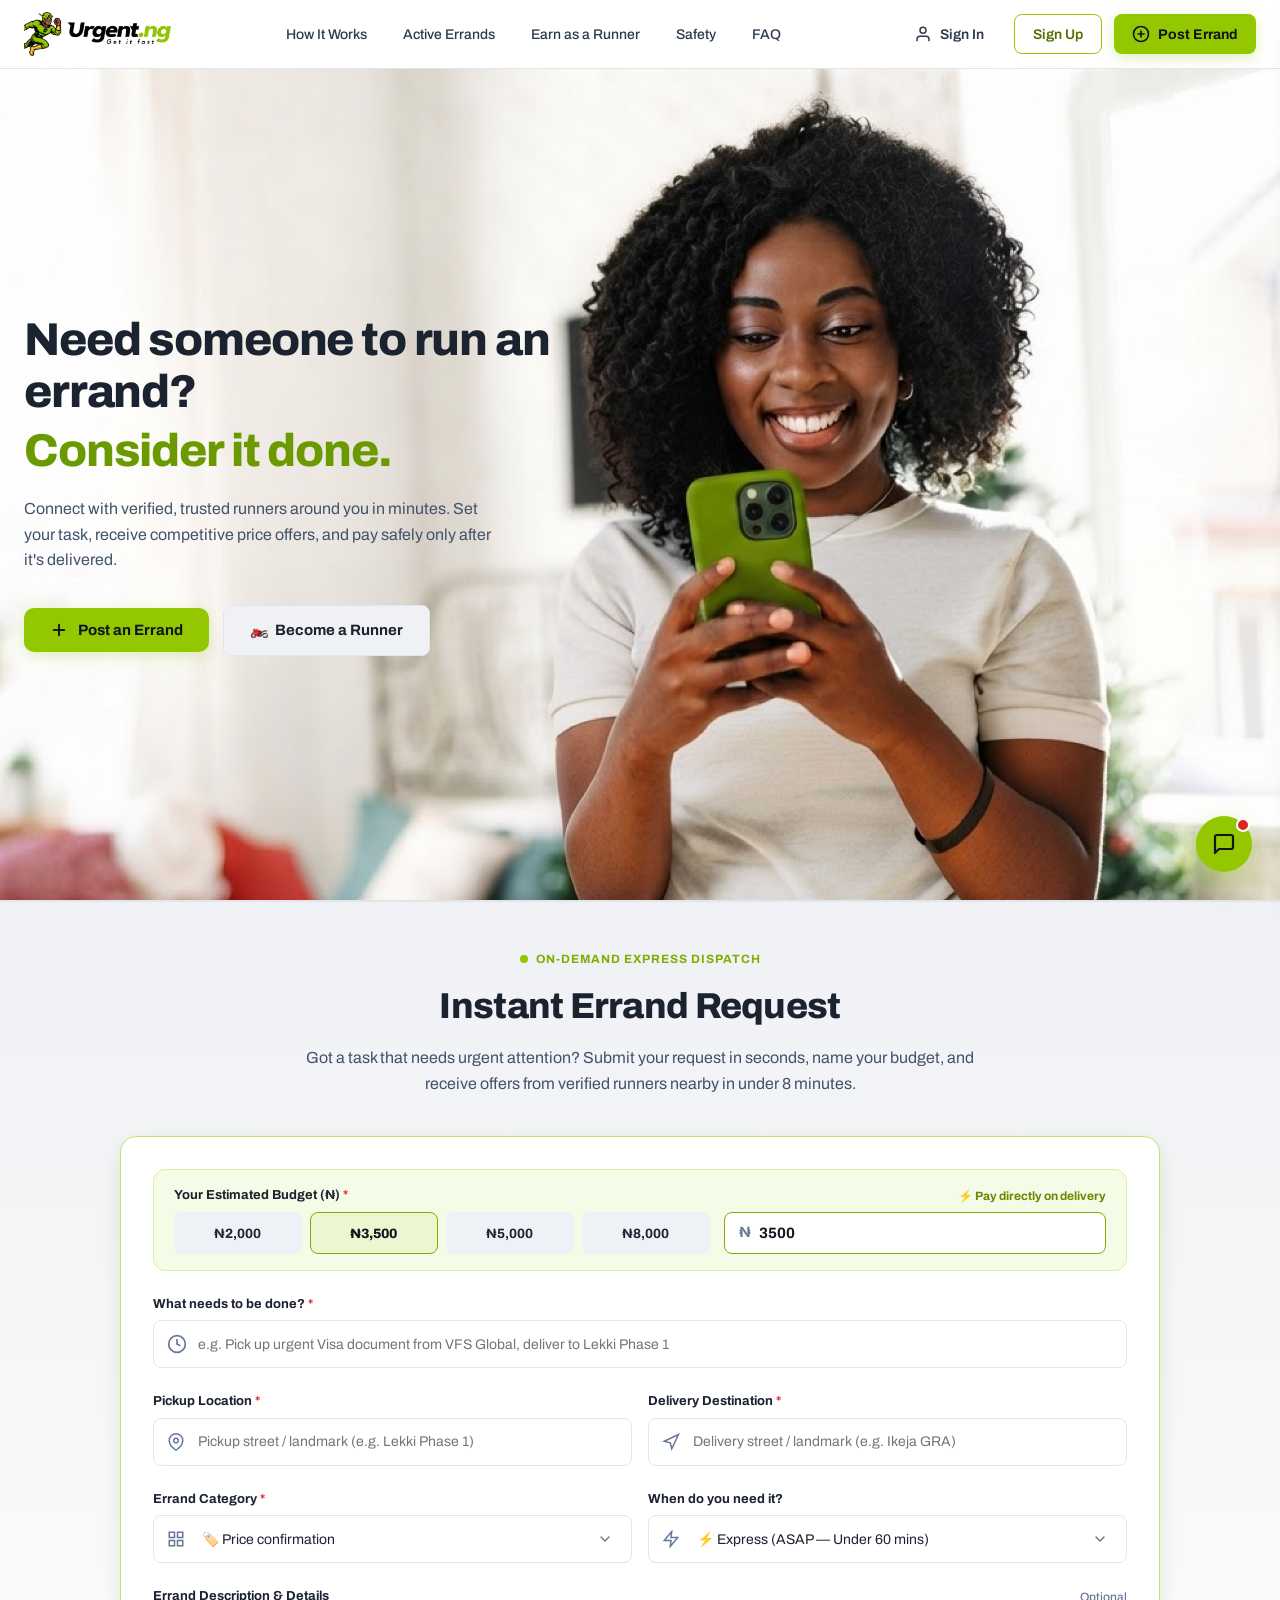
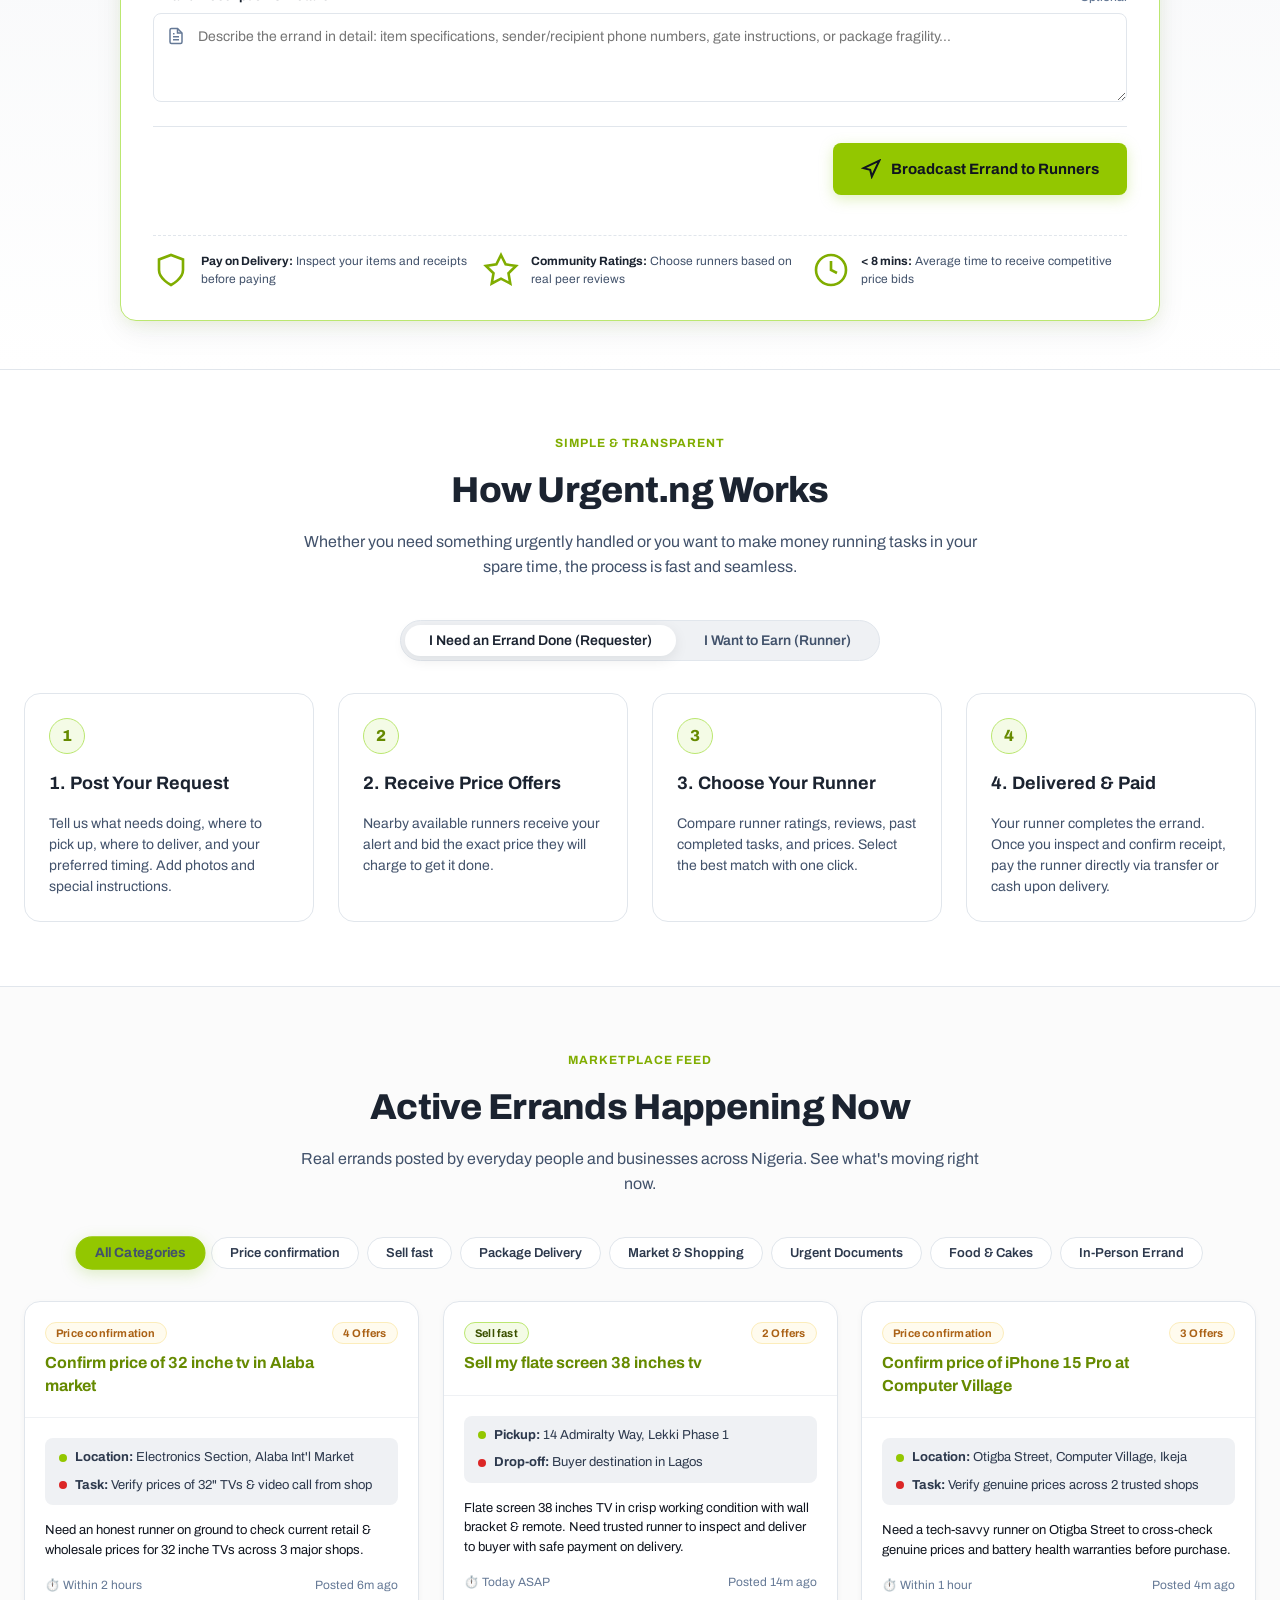
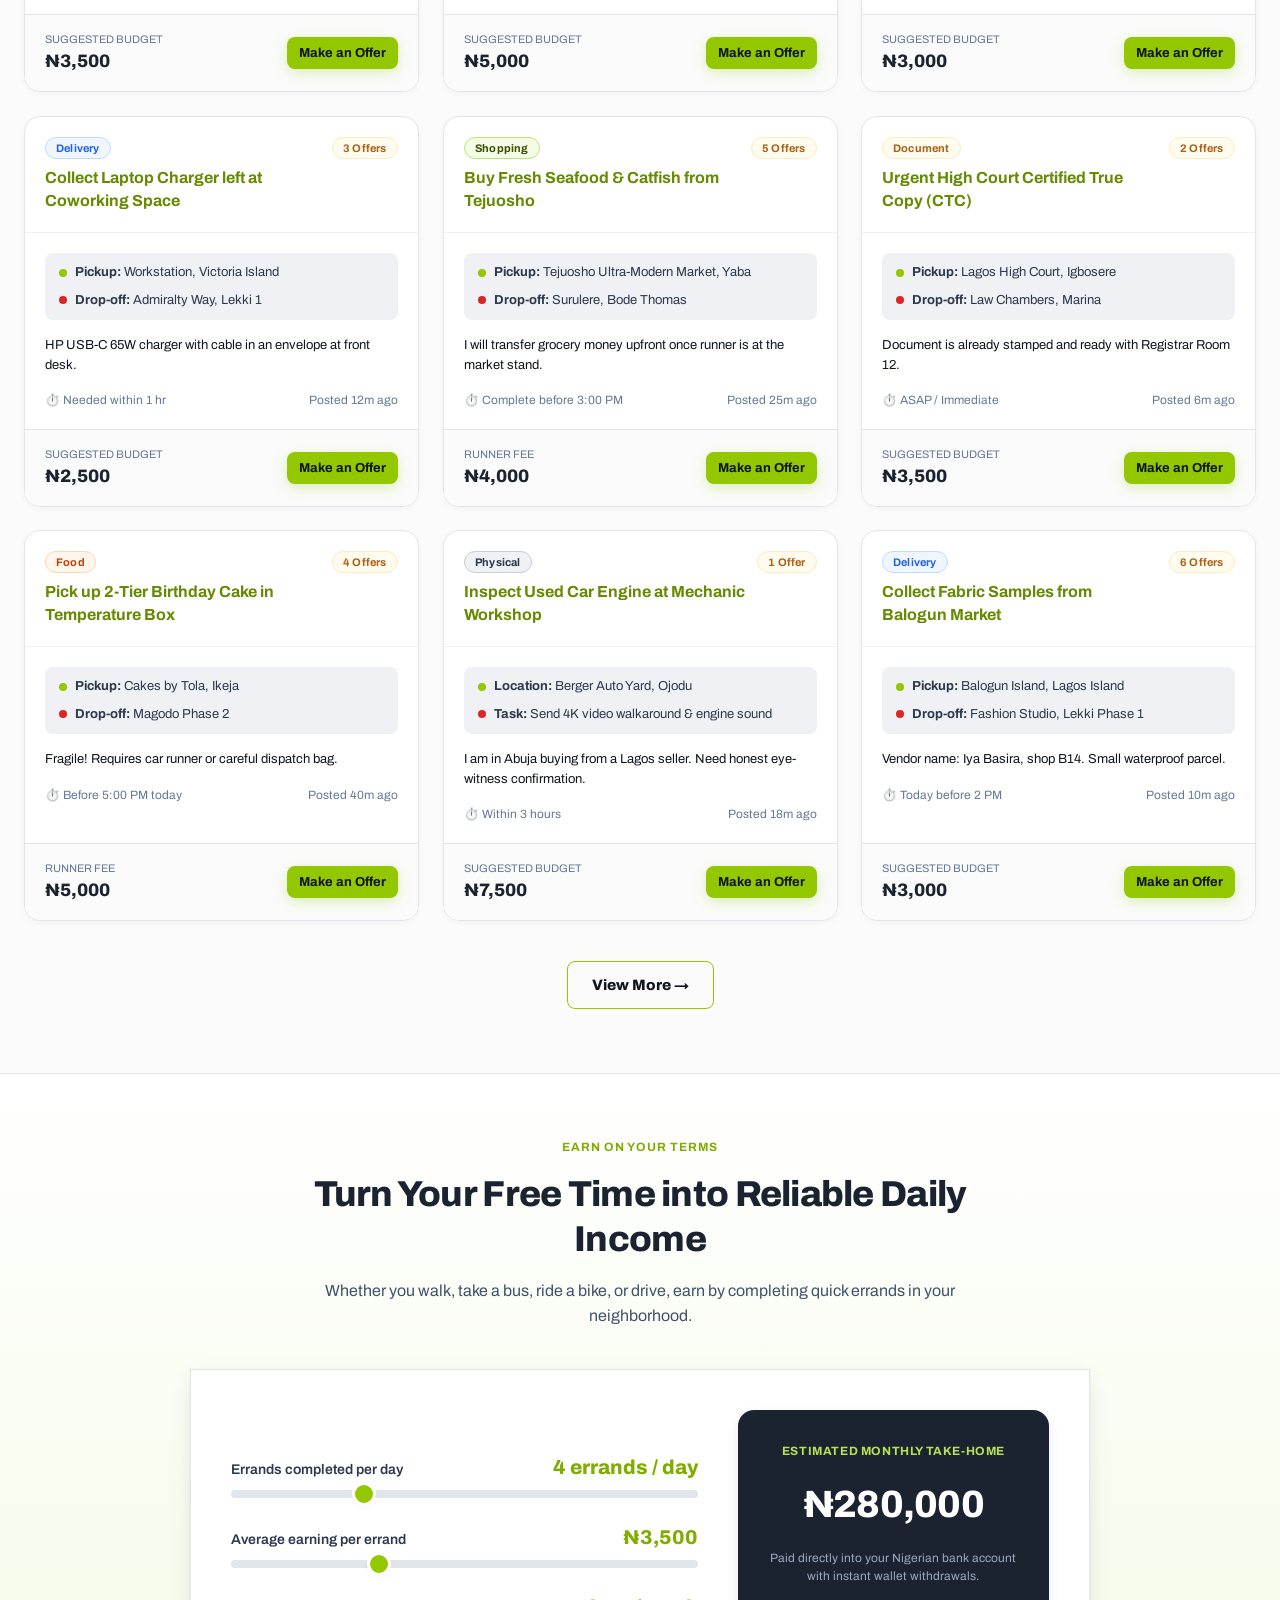
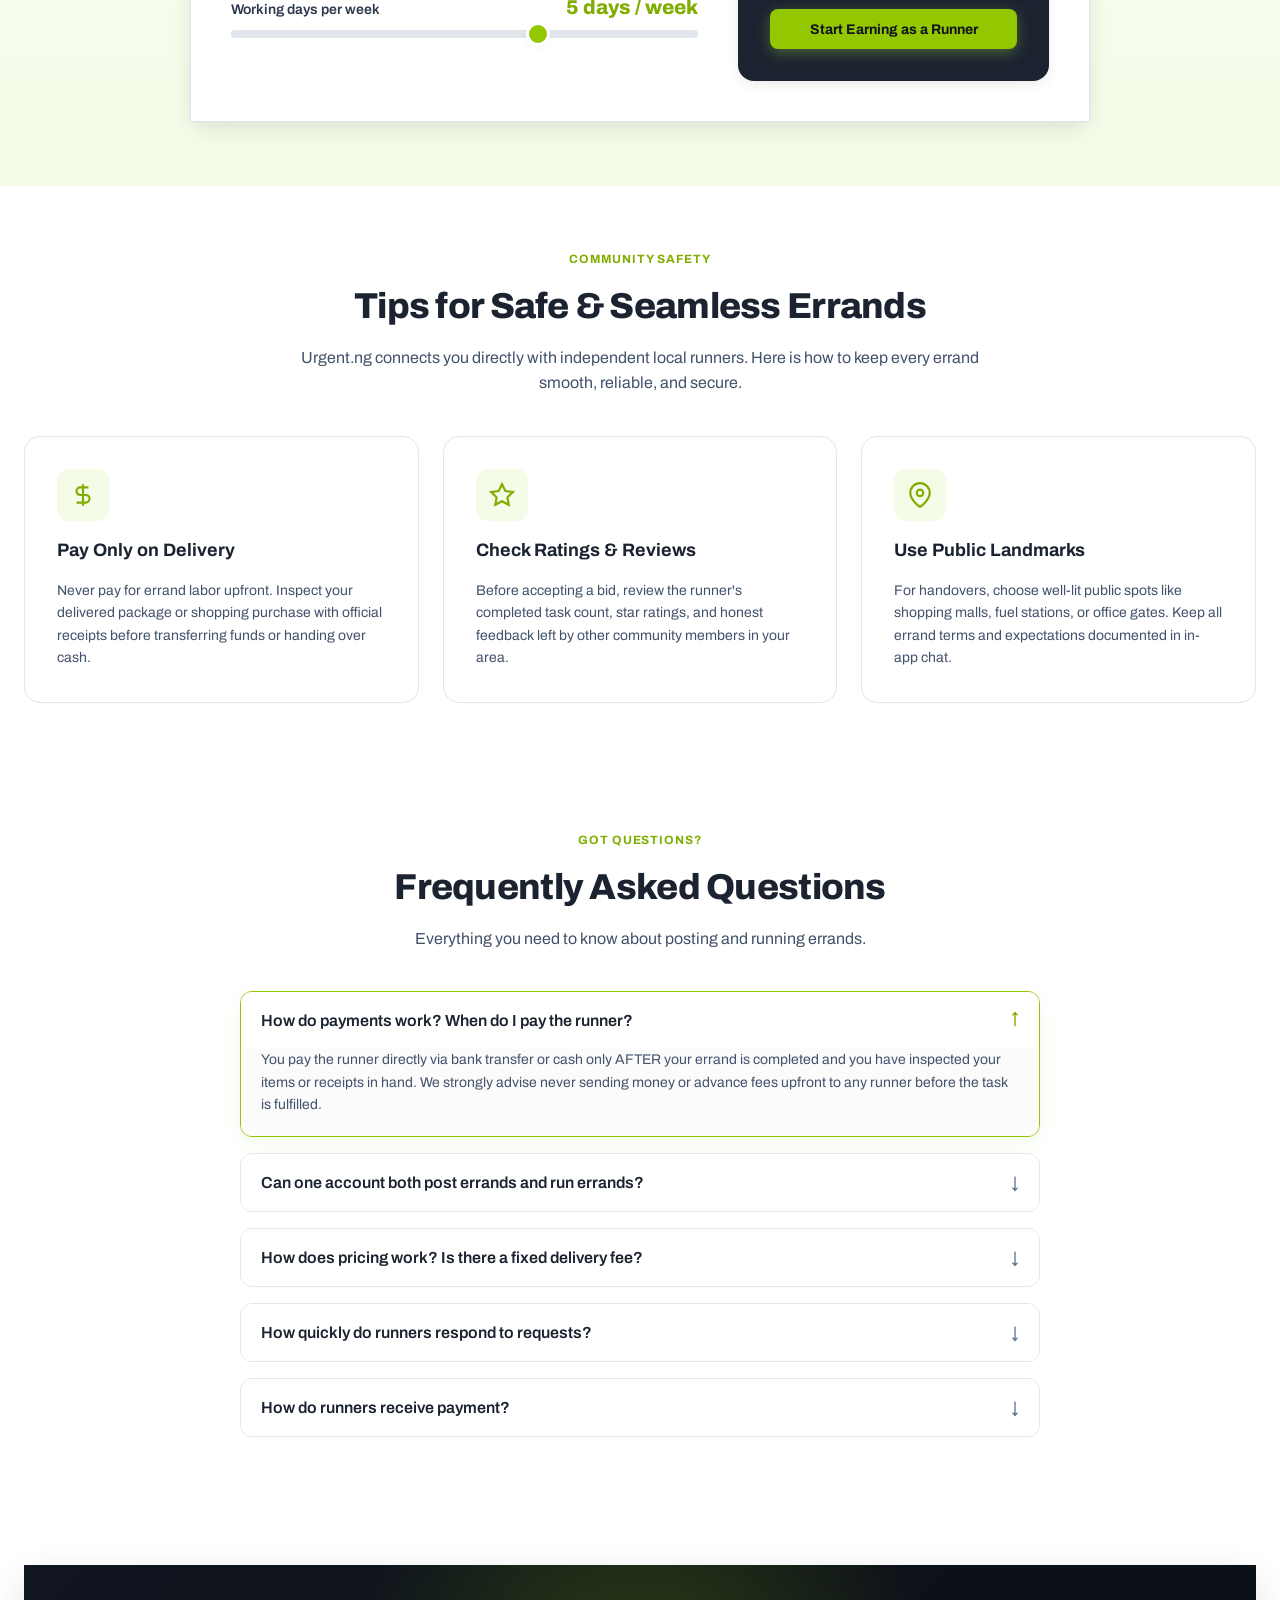
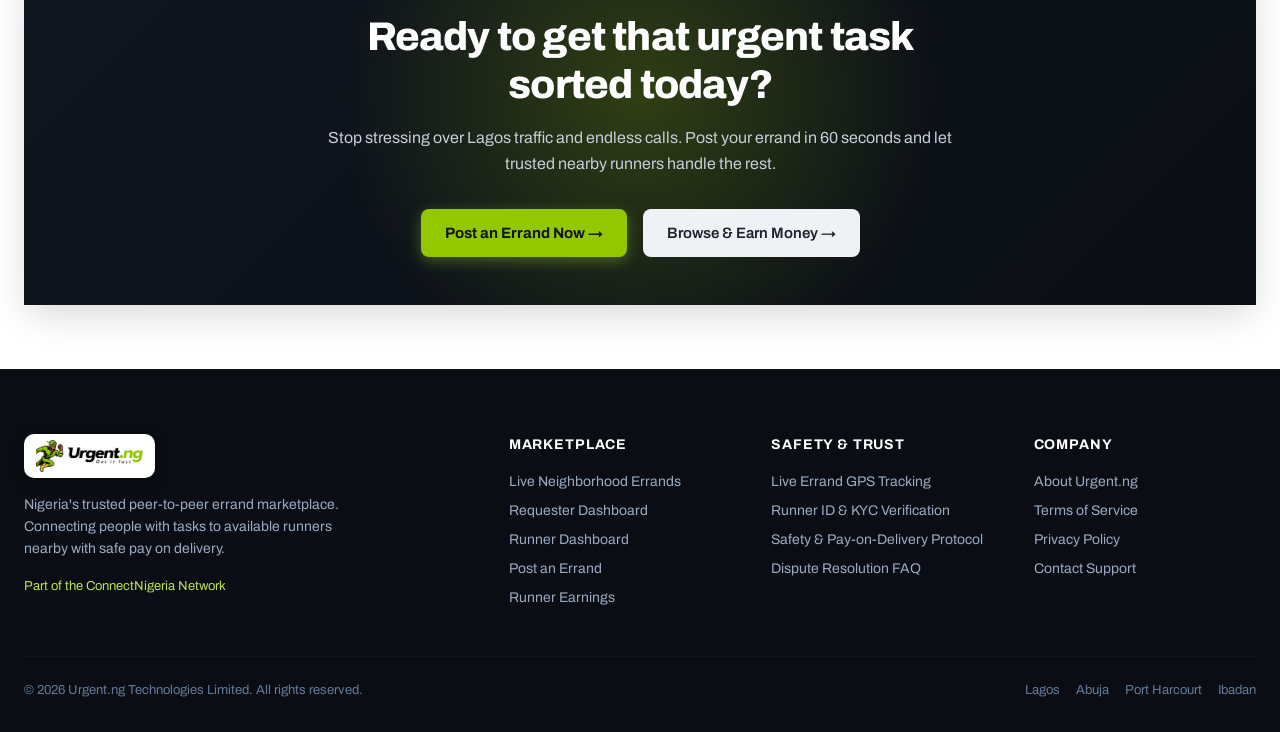
<file: index.html>
<!DOCTYPE html>
<html lang="en">
<head>
  <meta charset="UTF-8">
  <meta name="viewport" content="width=device-width, initial-scale=1.0">
  <title>Urgent.ng — On-Demand Errand Marketplace in Nigeria</title>
  <meta name="description" content="Get anything picked up, delivered, or sorted in minutes. Connect with verified runners nearby across Lagos, Abuja, and major Nigerian cities with safe pay on delivery.">
  <link rel="preconnect" href="https://fonts.googleapis.com">
  <link rel="preconnect" href="https://fonts.gstatic.com" crossorigin>
  <link href="https://fonts.googleapis.com/css2?family=Archivo:ital,wght@0,300;0,400;0,500;0,600;0,700;0,800;1,400;1,600&display=swap" rel="stylesheet">
  <link rel="stylesheet" href="styles.css?v=2.5">
  <link rel="icon" type="image/svg+xml" href="favicon.svg">
  <link rel="alternate icon" type="image/x-icon" href="favicon.ico">
  <style>
    .instant-grid-2 {
      display: grid !important;
      grid-template-columns: repeat(2, minmax(0, 1fr)) !important;
      gap: 16px !important;
    }
    .instant-grid-2 > * {
      min-width: 0 !important;
      width: 100% !important;
    }
    @media (max-width: 820px) {
      .instant-grid-2 {
        grid-template-columns: 1fr !important;
      }
    }
  </style>
</head>
<body>

  <!-- ============================================================
       SITE HEADER & NAVIGATION
       ============================================================ -->
  <header class="site-header" id="siteHeader">
    <!-- GUEST NAVBAR (When logged out) -->
    <div class="container header-inner" id="guestHeaderInner">
      <a href="index.html" class="brand-logo" id="brandLogo">
        <img src="assets/logo.png" alt="Urgent.ng - Get it fast" class="brand-logo-img">
      </a>

      <nav class="main-nav" id="mainNav">
        <ul class="nav-links">
          <li><a href="#how-it-works" class="nav-link">How It Works</a></li>
          <li><a href="#active-errands" class="nav-link">Active Errands</a></li>
          <li><a href="#earn-section" class="nav-link">Earn as a Runner</a></li>
          <li><a href="#safety-tips" class="nav-link">Safety</a></li>
          <li><a href="#faq-section" class="nav-link">FAQ</a></li>
        </ul>
      </nav>

      <div class="header-actions">
        <button class="btn btn-ghost btn-md" onclick="openLoginModal && openLoginModal()">
          <svg width="18" height="18" viewBox="0 0 24 24" fill="none" stroke="currentColor" stroke-width="2" stroke-linecap="round">
            <path d="M20 21v-2a4 4 0 0 0-4-4H8a4 4 0 0 0-4 4v2"></path>
            <circle cx="12" cy="7" r="4"></circle>
          </svg>
          Sign In
        </button>
        <a href="register.html" class="btn btn-outline btn-md hide-mobile" style="text-decoration:none;">
          Sign Up
        </a>
        <button class="btn btn-primary btn-md" onclick="openPostErrandModal()">
          <svg width="18" height="18" viewBox="0 0 24 24" fill="none" stroke="currentColor" stroke-width="2.2" stroke-linecap="round">
            <circle cx="12" cy="12" r="10"></circle>
            <line x1="12" y1="8" x2="12" y2="16"></line>
            <line x1="8" y1="12" x2="16" y2="12"></line>
          </svg>
          Post Errand
        </button>
        <button class="mobile-menu-btn" id="mobileMenuBtn" aria-label="Toggle Navigation Menu" onclick="document.getElementById('mobileDrawer').classList.add('open'); document.getElementById('drawerBackdrop').classList.add('active');">
          <svg width="24" height="24" viewBox="0 0 24 24" fill="none" stroke="currentColor" stroke-width="2">
            <line x1="3" y1="12" x2="21" y2="12"></line>
            <line x1="3" y1="6" x2="21" y2="6"></line>
            <line x1="3" y1="18" x2="21" y2="18"></line>
          </svg>
        </button>
      </div>
    </div>

    <!-- AUTHENTICATED NAVBAR (FIGMA NODE 62:3878 - When user logs in) -->
    <div class="figma-header-inner" id="authHeaderInner" style="display:none;">
      <!-- Left: Logo -->
      <a href="index.html" class="figma-logo-link" title="Urgent.ng - Get it fast">
        <img src="assets/logo.png" alt="Urgent.ng - Get it fast" class="figma-logo-img">
      </a>

      <!-- Center: Nav Links -->
      <nav class="figma-nav-center hide-mobile">
        <a href="requester-dashboard.html" class="figma-nav-link" id="indexAuthDashLink">Dashboard</a>
        <a href="discovery.html" class="figma-nav-link">Live Errand Feed</a>
        <a href="discovery.html#my-bids" class="figma-nav-link">My Bids</a>
        <a href="discovery.html#posted-errands" class="figma-nav-link">Posted Errands</a>
      </nav>

      <!-- Right Actions (Message, Profile Avatar, Post Errand) -->
      <div class="figma-nav-right">
        <!-- Ant Design Message Icon Button -->
        <a href="chat.html" class="figma-nav-msg-btn" title="Errand Messages" aria-label="Messages">
          <svg width="22" height="22" viewBox="0 0 1024 1024" fill="currentColor">
            <path d="M464 512a48 48 0 1 0 96 0 48 48 0 1 0-96 0zm200 0a48 48 0 1 0 96 0 48 48 0 1 0-96 0zm-400 0a48 48 0 1 0 96 0 48 48 0 1 0-96 0zm661.2-173.6c-22.6-53.7-55-101.9-96.3-143.3a444.35 444.35 0 0 0-143.3-96.3C630.6 76 572.1 64 512 64h-2c-60.6.3-119.3 12.6-174.5 36.6-53.7 23.4-101.5 56.4-142 98.2-40.4 41.6-72.6 90.3-95.8 144.9-23.7 55.6-35.7 114.6-35.7 175.3 0 73.8 17.5 145.4 51 209.8l-65.4 193.2a24 24 0 0 0 29.8 30.4l201.1-61.1A444.2 444.2 0 0 0 510 928c60.2 0 118.7-12 173.6-35.8 53.7-23.3 101.8-55.7 143.2-97 41.4-41.4 73.8-89.5 97.1-143.2 23.8-54.9 36.1-113.4 36.1-173.6 0-60.1-12.3-118.6-34.8-172.4zM512 856c-63.5 0-124.6-14.8-179.3-43.2l-14.4-7.5-124.9 37.9 40.6-120-8.6-14.8C194.5 650.3 176 587.2 176 521c0-185.3 150.7-336 336-336s336 150.7 336 336-150.7 335-336 335z" />
          </svg>
        </a>

        <!-- Profile Avatar Icon with Menu Dropdown -->
        <div class="user-menu-wrapper" style="position:relative;">
          <div class="figma-nav-avatar" id="indexAuthAvatar" title="Your Profile" onclick="toggleIndexNavDropdown(event)">
            EA
          </div>
          <div id="indexNavUserDropdown" style="position:absolute; top:calc(100% + 8px); right:0; width:250px; background:#ffffff; border:1px solid #e2e8f0; border-radius:12px; box-shadow:0 10px 25px -5px rgba(0,0,0,0.12); padding:8px; display:none; z-index:500;">
            <div style="padding:8px 12px 10px; border-bottom:1px solid #f1f5f9; margin-bottom:4px;">
              <div style="font-size:13.5px; font-weight:800; color:#0f172a;" id="indexNavName">Emmanuella Adeleke</div>
              <div style="font-size:11px; color:#64748b;" id="indexNavRole">Unified Account</div>
            </div>
            <a href="requester-dashboard.html" onclick="switchProfileMode('requester')" style="display:flex; align-items:center; gap:10px; padding:9px 12px; font-size:13px; font-weight:600; color:#334155; text-decoration:none; border-radius:6px; transition:background 0.15s;" onmouseover="this.style.background='#f8fafc'" onmouseout="this.style.background='transparent'">
              <svg width="15" height="15" viewBox="0 0 24 24" fill="none" stroke="currentColor" stroke-width="2" stroke-linecap="round" stroke-linejoin="round"><path d="M16 4h2a2 2 0 0 1 2 2v14a2 2 0 0 1-2 2H6a2 2 0 0 1-2-2V6a2 2 0 0 1 2-2h2"></path><rect x="8" y="2" width="8" height="4" rx="1" ry="1"></rect></svg> Requester Dashboard
            </a>
            <a href="runner-dashboard.html" onclick="switchProfileMode('runner')" style="display:flex; align-items:center; gap:10px; padding:9px 12px; font-size:13px; font-weight:600; color:#334155; text-decoration:none; border-radius:6px; transition:background 0.15s;" onmouseover="this.style.background='#f8fafc'" onmouseout="this.style.background='transparent'">
              <svg width="15" height="15" viewBox="0 0 24 24" fill="none" stroke="currentColor" stroke-width="2" stroke-linecap="round" stroke-linejoin="round"><polygon points="13 2 3 14 12 14 11 22 21 10 12 10 13 2"></polygon></svg> Runner Dashboard
            </a>
            <a href="chat.html" style="display:flex; align-items:center; gap:10px; padding:9px 12px; font-size:13px; font-weight:600; color:#334155; text-decoration:none; border-radius:6px; transition:background 0.15s;" onmouseover="this.style.background='#f8fafc'" onmouseout="this.style.background='transparent'">
              <svg width="15" height="15" viewBox="0 0 24 24" fill="none" stroke="currentColor" stroke-width="2" stroke-linecap="round" stroke-linejoin="round"><path d="M21 15a2 2 0 0 1-2 2H7l-4 4V5a2 2 0 0 1 2-2h14a2 2 0 0 1 2 2z"></path></svg> Errand Chat & Offers
            </a>
            <div style="border-top:1px solid #f1f5f9; margin-top:4px; padding-top:4px;">
              <a href="#" onclick="handleIndexSignOut(event)" style="display:flex; align-items:center; gap:10px; padding:9px 12px; font-size:13px; font-weight:600; color:#ef4444; text-decoration:none; border-radius:6px; transition:background 0.15s;" onmouseover="this.style.background='#fef2f2'" onmouseout="this.style.background='transparent'">
                <svg width="15" height="15" viewBox="0 0 24 24" fill="none" stroke="currentColor" stroke-width="2" stroke-linecap="round" stroke-linejoin="round"><path d="M9 21H5a2 2 0 0 1-2-2V5a2 2 0 0 1 2-2h4"></path><polyline points="16 17 21 12 16 7"></polyline><line x1="21" y1="12" x2="9" y2="12"></line></svg> Sign Out
              </a>
            </div>
          </div>
        </div>

        <!-- + Post Errand Button -->
        <button class="figma-btn-post-errand" onclick="openPostErrandModal()">
          <svg width="15" height="15" viewBox="0 0 24 24" fill="none" stroke="currentColor" stroke-width="2.6" stroke-linecap="round">
            <line x1="12" y1="5" x2="12" y2="19"></line>
            <line x1="5" y1="12" x2="19" y2="12"></line>
          </svg>
          <span>Post Errand</span>
        </button>
      </div>
    </div>
  </header>

  <!-- Mobile Drawer Menu -->
  <div class="mobile-drawer" id="mobileDrawer">
    <div class="drawer-header">
      <a href="index.html" class="brand-logo">
        <img src="assets/logo.png" alt="Urgent.ng - Get it fast" class="brand-logo-img">
      </a>
      <button class="drawer-close" onclick="document.getElementById('mobileDrawer').classList.remove('open'); document.getElementById('drawerBackdrop').classList.remove('active');">&times;</button>
    </div>
    <div class="drawer-body">
      <ul class="drawer-links">
        <li><a href="#how-it-works" onclick="document.getElementById('mobileDrawer').classList.remove('open'); document.getElementById('drawerBackdrop').classList.remove('active');">How It Works</a></li>
        <li><a href="discovery.html">Live Errands</a></li>
        <li><a href="requester-dashboard.html">Requester Dashboard</a></li>
        <li><a href="runner-dashboard.html">Runner Dashboard</a></li>
        <li><a href="register.html?mode=runner">Become a Runner</a></li>
        <li><a href="#safety-tips" onclick="document.getElementById('mobileDrawer').classList.remove('open'); document.getElementById('drawerBackdrop').classList.remove('active');">Safety Tips</a></li>
        <li><a href="#faq-section" onclick="document.getElementById('mobileDrawer').classList.remove('open'); document.getElementById('drawerBackdrop').classList.remove('active');">FAQ</a></li>
      </ul>
      <div class="drawer-actions">
        <button class="btn btn-secondary btn-block" onclick="openLoginModal && openLoginModal()">Sign In</button>
        <a href="register.html" class="btn btn-outline btn-block" style="text-decoration:none; text-align:center;">Create Account</a>
        <button class="btn btn-primary btn-block" onclick="openPostErrandModal()">Post Errand</button>
      </div>
    </div>
  </div>
  <div class="drawer-backdrop" id="drawerBackdrop" onclick="document.getElementById('mobileDrawer').classList.remove('open'); this.classList.remove('active');"></div>

    <!-- ============================================================
       HERO SECTION (Figma Design: Desktop 200:2 & Mobile 215:11643)
       ============================================================ -->
  <section class="hero-section">
    <div class="container hero-container">
      <div class="hero-content">
        <h1 class="hero-title">
          Need someone to run an errand?
          <span class="highlight-done">Consider it done.</span>
        </h1>

        <p class="hero-desc">
          Connect with verified, trusted runners around you in minutes. Set your task, receive competitive price offers, and pay safely only after it's delivered.
        </p>

        <!-- Mobile-Only Media Block (Figma: 215:11643) -->
        <div class="hero-mobile-media" id="heroMobileMedia">
          <img src="assets/hero-bg.png" alt="Trusted errand runner" class="hero-mobile-media-img">
          
          <!-- Floating Task Done Badge on Mobile -->
          <div class="hero-floating-badge hero-mobile-badge">
            <div class="badge-icon-circle">
              <svg width="18" height="18" viewBox="0 0 24 24" fill="none" stroke="#2e5b00" stroke-width="3" stroke-linecap="round" stroke-linejoin="round">
                <path d="M5 13l4 4L19 7"/>
              </svg>
            </div>
            <div class="badge-text-col">
              <div class="badge-title">Task Done</div>
              <div class="badge-subtitle">Inspect items before payment</div>
            </div>
          </div>
        </div>

        <div class="hero-actions">
          <button class="btn btn-hero-primary" onclick="openPostErrandModal()">
            <svg width="18" height="18" viewBox="0 0 24 24" fill="none" stroke="currentColor" stroke-width="2.5" stroke-linecap="round" stroke-linejoin="round">
              <line x1="12" y1="5" x2="12" y2="19"></line>
              <line x1="5" y1="12" x2="19" y2="12"></line>
            </svg>
            Post an Errand
          </button>
          <a href="register.html?mode=runner" class="btn btn-hero-secondary" style="text-decoration:none; display:inline-flex; align-items:center; gap:6px;">
            <span>🏍️</span> Become a Runner
          </a>
        </div>
      </div>
    </div>

    <!-- Desktop Floating Task Done Badge (Figma: 200:2) -->
    <div class="hero-floating-badge hero-desktop-badge" id="heroTaskDoneBadge">
      <div class="badge-icon-circle">
        <svg width="20" height="20" viewBox="0 0 24 24" fill="none" stroke="#2e5b00" stroke-width="3" stroke-linecap="round" stroke-linejoin="round">
          <path d="M5 13l4 4L19 7"/>
        </svg>
      </div>
      <div class="badge-text-col">
        <div class="badge-title">Task Done</div>
        <div class="badge-subtitle">Inspect items before payment</div>
      </div>
    </div>
  </section>

  <!-- ============================================================
       INSTANT ERRAND REQUEST SECTION (Replaces Trust Banner)
       ============================================================ -->
  <section class="instant-request-section" id="instant-request">
    <div class="container">
      <div class="section-header">
        <span class="section-tag"><span class="pulse-dot"></span> On-Demand Express Dispatch</span>
        <h2 class="section-title">Instant Errand Request</h2>
        <p class="section-subtitle">
          Got a task that needs urgent attention? Submit your request in seconds, name your budget, and receive offers from verified runners nearby in under 8 minutes.
        </p>
      </div>

      <div class="instant-request-card">
        <form class="instant-request-form" id="instantRequestForm" onsubmit="handleInstantRequestSubmit(event)">
          <!-- Row 1 (Top): Your Estimated Budget (₦) -->
          <div class="instant-budget-top">
            <div class="instant-label-row">
              <label class="instant-label" for="instantBudgetInput">Your Estimated Budget (₦) <span class="req">*</span></label>
              <span class="instant-optional-hint" style="color:var(--cn-green-700); font-weight:700;">⚡ Pay directly on delivery</span>
            </div>
            <div class="instant-budget-top-grid">
              <div class="budget-presets-pills">
                <button type="button" class="budget-pill" onclick="selectInstantBudget(2000, this)">₦2,000</button>
                <button type="button" class="budget-pill active" onclick="selectInstantBudget(3500, this)">₦3,500</button>
                <button type="button" class="budget-pill" onclick="selectInstantBudget(5000, this)">₦5,000</button>
                <button type="button" class="budget-pill" onclick="selectInstantBudget(8000, this)">₦8,000</button>
              </div>
              <div class="budget-custom-input">
                <span>₦</span>
                <input type="number" id="instantBudgetInput" value="3500" min="500" step="100" placeholder="Custom amount" oninput="document.querySelectorAll('.budget-pill').forEach(b => b.classList.remove('active'))">
              </div>
            </div>
          </div>

          <!-- Row 2: What needs to be done? (Full Width) -->
          <div class="instant-form-group">
            <label class="instant-label" for="instantTaskTitle">What needs to be done? <span class="req">*</span></label>
            <div class="instant-input-wrapper">
              <svg width="20" height="20" viewBox="0 0 24 24" fill="none" stroke="currentColor" stroke-width="2" class="input-icon"><circle cx="12" cy="12" r="10"></circle><polyline points="12 6 12 12 16 14"></polyline></svg>
              <input type="text" id="instantTaskTitle" class="instant-input" placeholder="e.g. Pick up urgent Visa document from VFS Global, deliver to Lekki Phase 1" required>
            </div>
          </div>

          <!-- Row 3: Pickup Location & Delivery Destination (2 Columns) -->
          <div class="instant-grid-2">
            <div class="instant-form-group">
              <label class="instant-label" for="instantPickup">Pickup Location <span class="req">*</span></label>
              <div class="instant-input-wrapper">
                <svg width="18" height="18" viewBox="0 0 24 24" fill="none" stroke="currentColor" stroke-width="2" class="input-icon"><path d="M21 10c0 7-9 13-9 13s-9-6-9-13a9 9 0 0 1 18 0z"></path><circle cx="12" cy="10" r="3"></circle></svg>
                <input type="text" id="instantPickup" class="instant-input" placeholder="Pickup street / landmark (e.g. Lekki Phase 1)" required>
              </div>
            </div>

            <div class="instant-form-group">
              <label class="instant-label" for="instantDest">Delivery Destination <span class="req">*</span></label>
              <div class="instant-input-wrapper">
                <svg width="18" height="18" viewBox="0 0 24 24" fill="none" stroke="currentColor" stroke-width="2" class="input-icon"><polygon points="3 11 22 2 13 21 11 13 3 11"></polygon></svg>
                <input type="text" id="instantDest" class="instant-input" placeholder="Delivery street / landmark (e.g. Ikeja GRA)" required>
              </div>
            </div>
          </div>

          <!-- Row 4: Errand Category & When do you need it? (2 Columns) -->
          <div class="instant-grid-2">
            <div class="instant-form-group">
              <label class="instant-label" for="instantCategory">Errand Category <span class="req">*</span></label>
              <div class="instant-input-wrapper">
                <svg width="18" height="18" viewBox="0 0 24 24" fill="none" stroke="currentColor" stroke-width="2" class="input-icon"><rect x="3" y="3" width="7" height="7"></rect><rect x="14" y="3" width="7" height="7"></rect><rect x="14" y="14" width="7" height="7"></rect><rect x="3" y="14" width="7" height="7"></rect></svg>
                <select id="instantCategory" class="instant-select" required onchange="handleInstantCategoryChange(this.value)">
                  <option value="Price confirmation" selected>🏷️ Price confirmation</option>
                  <option value="Sell fast">⚡ Sell fast</option>
                  <option value="Delivery">📦 Package Delivery</option>
                  <option value="Shopping">🛒 Market Shopping</option>
                  <option value="Document">📄 Document Pickup</option>
                  <option value="Food">🍲 Food / Groceries</option>
                  <option value="Queue">🏦 Queue & Pay</option>
                  <option value="Physical">🔧 Physical / Inspection</option>
                  <option value="Other">⚡ Other Custom Errand</option>
                </select>
              </div>
            </div>

            <div class="instant-form-group">
              <label class="instant-label" for="instantUrgency">When do you need it?</label>
              <div class="instant-input-wrapper">
                <svg width="18" height="18" viewBox="0 0 24 24" fill="none" stroke="currentColor" stroke-width="2" class="input-icon"><polygon points="13 2 3 14 12 14 11 22 21 10 12 10 13 2"></polygon></svg>
                <select id="instantUrgency" class="instant-select">
                  <option value="immediate" selected>⚡ Express (ASAP — Under 60 mins)</option>
                  <option value="within3h">🕒 Fast (Within 2 to 3 hours)</option>
                  <option value="today">🌅 Flexible (Anytime Today)</option>
                </select>
              </div>
            </div>
          </div>

          <!-- Row 4: Description & Additional Details -->
          <div class="instant-form-group">
            <div class="instant-label-row">
              <label class="instant-label" for="instantDescription">Errand Description & Details</label>
              <span class="instant-optional-hint">Optional</span>
            </div>
            <div class="instant-input-wrapper instant-textarea-wrapper">
              <svg width="18" height="18" viewBox="0 0 24 24" fill="none" stroke="currentColor" stroke-width="2" class="input-icon textarea-icon"><path d="M14 2H6a2 2 0 0 0-2 2v16a2 2 0 0 0 2 2h12a2 2 0 0 0 2-2V8z"></path><polyline points="14 2 14 8 20 8"></polyline><line x1="16" y1="13" x2="8" y2="13"></line><line x1="16" y1="17" x2="8" y2="17"></line><polyline points="10 9 9 9 8 9"></polyline></svg>
              <textarea id="instantDescription" class="instant-input instant-textarea" rows="3" placeholder="Describe the errand in detail: item specifications, sender/recipient phone numbers, gate instructions, or package fragility..."></textarea>
            </div>
          </div>

          <!-- Bottom Action: Broadcast Errand to Runners -->
          <div class="instant-submit-row" style="display: flex; justify-content: flex-end; width: 100%; padding-top: var(--space-md); border-top: 1px solid var(--cn-blue-100);">
            <button type="submit" class="btn btn-primary btn-xl btn-instant-submit" style="margin-left: auto; width: auto;">
              <svg width="20" height="20" viewBox="0 0 24 24" fill="none" stroke="currentColor" stroke-width="2.5"><polygon points="3 11 22 2 13 21 11 13 3 11"></polygon></svg>
              Broadcast Errand to Runners
            </button>
          </div>

          <!-- Trust Bar Footer inside Card -->
          <div class="instant-card-trust-footer">
            <div class="trust-point">
              <svg width="36" height="36" viewBox="0 0 24 24" fill="none" stroke="currentColor" stroke-width="1.75"><path d="M12 22s8-4 8-10V5l-8-3-8 3v7c0 6 8 10 8 10z"></path></svg>
              <span><strong>Pay on Delivery:</strong> Inspect your items and receipts before paying</span>
            </div>
            <div class="trust-point">
              <svg width="36" height="36" viewBox="0 0 24 24" fill="none" stroke="currentColor" stroke-width="1.75"><polygon points="12 2 15.09 8.26 22 9.27 17 14.14 18.18 21.02 12 17.77 5.82 21.02 7 14.14 2 9.27 8.91 8.26 12 2"></polygon></svg>
              <span><strong>Community Ratings:</strong> Choose runners based on real peer reviews</span>
            </div>
            <div class="trust-point">
              <svg width="36" height="36" viewBox="0 0 24 24" fill="none" stroke="currentColor" stroke-width="1.75"><circle cx="12" cy="12" r="10"></circle><polyline points="12 6 12 12 16 14"></polyline></svg>
              <span><strong>&lt; 8 mins:</strong> Average time to receive competitive price bids</span>
            </div>
          </div>
        </form>
      </div>
    </div>
  </section>

  <!-- ============================================================
       HOW IT WORKS (INTERACTIVE DUAL-ROLE TABS)
       ============================================================ -->
  <section class="how-it-works-section" id="how-it-works">
    <div class="container">
      <div class="section-header">
        <span class="section-tag">Simple & Transparent</span>
        <h2 class="section-title">How Urgent.ng Works</h2>
        <p class="section-subtitle">
          Whether you need something urgently handled or you want to make money running tasks in your spare time, the process is fast and seamless.
        </p>
      </div>

      <!-- Role Selector Switch -->
      <div class="role-tab-selector">
        <div class="tab-pill-box">
          <button class="tab-pill-btn active" id="tabRequesterBtn" onclick="switchRoleTab('requester')">
            I Need an Errand Done (Requester)
          </button>
          <button class="tab-pill-btn" id="tabRunnerBtn" onclick="switchRoleTab('runner')">
            I Want to Earn (Runner)
          </button>
        </div>
      </div>

      <!-- Requester Steps -->
      <div class="steps-grid" id="requesterSteps">
        <div class="step-card">
          <div class="step-num-badge">1</div>
          <h3>1. Post Your Request</h3>
          <p>Tell us what needs doing, where to pick up, where to deliver, and your preferred timing. Add photos and special instructions.</p>
        </div>
        <div class="step-card">
          <div class="step-num-badge">2</div>
          <h3>2. Receive Price Offers</h3>
          <p>Nearby available runners receive your alert and bid the exact price they will charge to get it done.</p>
        </div>
        <div class="step-card">
          <div class="step-num-badge">3</div>
          <h3>3. Choose Your Runner</h3>
          <p>Compare runner ratings, reviews, past completed tasks, and prices. Select the best match with one click.</p>
        </div>
        <div class="step-card">
          <div class="step-num-badge">4</div>
          <h3>4. Delivered & Paid</h3>
          <p>Your runner completes the errand. Once you inspect and confirm receipt, pay the runner directly via transfer or cash upon delivery.</p>
        </div>
      </div>

      <!-- Runner Steps (Initially Hidden) -->
      <div class="steps-grid" id="runnerSteps" style="display:none;">
        <div class="step-card">
          <div class="step-num-badge">1</div>
          <h3>1. Discover Nearby Tasks</h3>
          <p>See a real-time list of errand requests in your neighborhood (Lekki, Yaba, Ikeja, Garki, etc.) with clear distance estimates.</p>
        </div>
        <div class="step-card">
          <div class="step-num-badge">2</div>
          <h3>2. Submit Your Price</h3>
          <p>Set how much you want to charge and your expected delivery time. You are your own boss with zero forced pricing.</p>
        </div>
        <div class="step-card">
          <div class="step-num-badge">3</div>
          <h3>3. Run the Errand</h3>
          <p>When the requester accepts your offer, pick up the item, communicate clearly, deliver promptly, and collect payment upon delivery.</p>
        </div>
        <div class="step-card">
          <div class="step-num-badge">4</div>
          <h3>4. Direct Payment</h3>
          <p>Get paid directly by the requester upon completion via bank transfer or cash in hand with zero platform deductions.</p>
        </div>
      </div>

    </div>
  </section>

  <!-- ============================================================
       LIVE ERRANDS MARKETPLACE BOARD
       ============================================================ -->
  <section class="errands-board-section" id="live-errands">
    <div class="container">
      <div class="section-header">
        <span class="section-tag">Marketplace Feed</span>
        <h2 class="section-title">Active Errands Happening Now</h2>
        <p class="section-subtitle">
          Real errands posted by everyday people and businesses across Nigeria. See what's moving right now.
        </p>
      </div>

      <!-- Category Filter Chips -->
      <div class="category-filters-row">
        <button class="filter-chip active" onclick="filterErrands('all', this)">All Categories</button>
        <button class="filter-chip" onclick="filterErrands('Price confirmation', this)">Price confirmation</button>
        <button class="filter-chip" onclick="filterErrands('Sell fast', this)">Sell fast</button>
        <button class="filter-chip" onclick="filterErrands('Delivery', this)">Package Delivery</button>
        <button class="filter-chip" onclick="filterErrands('Shopping', this)">Market & Shopping</button>
        <button class="filter-chip" onclick="filterErrands('Document', this)">Urgent Documents</button>
        <button class="filter-chip" onclick="filterErrands('Food', this)">Food & Cakes</button>
        <button class="filter-chip" onclick="filterErrands('Physical', this)">In-Person Errand</button>
      </div>

      <!-- Cards Grid -->
      <div class="errands-grid" id="errandsGrid">
        
        <!-- Task: Confirm price of 32 inche tv in Alaba market -->
        <div class="errand-listing-card" data-category="Price confirmation">
          <div class="errand-card-header">
            <div>
              <span class="badge badge-warning">Price confirmation</span>
              <h3 class="errand-card-title">Confirm price of 32 inche tv in Alaba market</h3>
            </div>
            <span class="badge badge-warning">4 Offers</span>
          </div>
          <div class="errand-card-body">
            <div class="errand-route-box">
              <div class="route-point">
                <span class="route-dot pickup"></span>
                <span><strong>Location:</strong> Electronics Section, Alaba Int'l Market</span>
              </div>
              <div class="route-point">
                <span class="route-dot dropoff"></span>
                <span><strong>Task:</strong> Verify prices of 32" TVs & video call from shop</span>
              </div>
            </div>
            <p style="font-size:13px; color:var(--cn-blue-800, #10151f);">Need an honest runner on ground to check current retail & wholesale prices for 32 inche TVs across 3 major shops.</p>
            <div class="errand-meta-row">
              <span>⏱️ Within 2 hours</span>
              <span>Posted 6m ago</span>
            </div>
          </div>
          <div class="errand-card-footer">
            <div>
              <span class="budget-label">Suggested Budget</span>
              <span class="budget-val">₦3,500</span>
            </div>
            <button class="btn btn-sm btn-primary" onclick="openOfferModal('Confirm price of 32 inche tv in Alaba market', '₦3,500')">Make an Offer</button>
          </div>
        </div>

        <!-- Task: Sell my flate screen 38 inches tv -->
        <div class="errand-listing-card" data-category="Sell fast">
          <div class="errand-card-header">
            <div>
              <span class="badge badge-success">Sell fast</span>
              <h3 class="errand-card-title">Sell my flate screen 38 inches tv</h3>
            </div>
            <span class="badge badge-warning">2 Offers</span>
          </div>
          <div class="errand-card-body">
            <div class="errand-route-box">
              <div class="route-point">
                <span class="route-dot pickup"></span>
                <span><strong>Pickup:</strong> 14 Admiralty Way, Lekki Phase 1</span>
              </div>
              <div class="route-point">
                <span class="route-dot dropoff"></span>
                <span><strong>Drop-off:</strong> Buyer destination in Lagos</span>
              </div>
            </div>
            <p style="font-size:13px; color:var(--cn-blue-800, #10151f);">Flate screen 38 inches TV in crisp working condition with wall bracket & remote. Need trusted runner to inspect and deliver to buyer with safe payment on delivery.</p>
            <div class="errand-meta-row">
              <span>⏱️ Today ASAP</span>
              <span>Posted 14m ago</span>
            </div>
          </div>
          <div class="errand-card-footer">
            <div>
              <span class="budget-label">Suggested Budget</span>
              <span class="budget-val">₦5,000</span>
            </div>
            <button class="btn btn-sm btn-primary" onclick="openOfferModal('Sell my flate screen 38 inches tv', '₦5,000')">Make an Offer</button>
          </div>
        </div>

        <!-- Task: Confirm price of iPhone 15 Pro at Computer Village -->
        <div class="errand-listing-card" data-category="Price confirmation">
          <div class="errand-card-header">
            <div>
              <span class="badge badge-warning">Price confirmation</span>
              <h3 class="errand-card-title">Confirm price of iPhone 15 Pro at Computer Village</h3>
            </div>
            <span class="badge badge-warning">3 Offers</span>
          </div>
          <div class="errand-card-body">
            <div class="errand-route-box">
              <div class="route-point">
                <span class="route-dot pickup"></span>
                <span><strong>Location:</strong> Otigba Street, Computer Village, Ikeja</span>
              </div>
              <div class="route-point">
                <span class="route-dot dropoff"></span>
                <span><strong>Task:</strong> Verify genuine prices across 2 trusted shops</span>
              </div>
            </div>
            <p style="font-size:13px; color:var(--cn-blue-800, #10151f);">Need a tech-savvy runner on Otigba Street to cross-check genuine prices and battery health warranties before purchase.</p>
            <div class="errand-meta-row">
              <span>⏱️ Within 1 hour</span>
              <span>Posted 4m ago</span>
            </div>
          </div>
          <div class="errand-card-footer">
            <div>
              <span class="budget-label">Suggested Budget</span>
              <span class="budget-val">₦3,000</span>
            </div>
            <button class="btn btn-sm btn-primary" onclick="openOfferModal('Confirm price of iPhone 15 Pro', '₦3,000')">Make an Offer</button>
          </div>
        </div>
        
        <!-- Card 1 -->
        <div class="errand-listing-card" data-category="Delivery">
          <div class="errand-card-header">
            <div>
              <span class="badge badge-info badge-delivery">Delivery</span>
              <h3 class="errand-card-title">Collect Laptop Charger left at Coworking Space</h3>
            </div>
            <span class="badge badge-warning">3 Offers</span>
          </div>
          <div class="errand-card-body">
            <div class="errand-route-box">
              <div class="route-point">
                <span class="route-dot pickup"></span>
                <span><strong>Pickup:</strong> Workstation, Victoria Island</span>
              </div>
              <div class="route-point">
                <span class="route-dot dropoff"></span>
                <span><strong>Drop-off:</strong> Admiralty Way, Lekki 1</span>
              </div>
            </div>
            <p style="font-size:13px; color:var(--cn-blue-800, #10151f);">HP USB-C 65W charger with cable in an envelope at front desk.</p>
            <div class="errand-meta-row">
              <span>⏱️ Needed within 1 hr</span>
              <span>Posted 12m ago</span>
            </div>
          </div>
          <div class="errand-card-footer">
            <div>
              <span class="budget-label">Suggested Budget</span>
              <span class="budget-val">₦2,500</span>
            </div>
            <button class="btn btn-sm btn-primary" onclick="openOfferModal('Collect Laptop Charger', '₦2,500')">Make an Offer</button>
          </div>
        </div>

        <!-- Card 2 -->
        <div class="errand-listing-card" data-category="Shopping">
          <div class="errand-card-header">
            <div>
              <span class="badge badge-success">Shopping</span>
              <h3 class="errand-card-title">Buy Fresh Seafood & Catfish from Tejuosho</h3>
            </div>
            <span class="badge badge-warning">5 Offers</span>
          </div>
          <div class="errand-card-body">
            <div class="errand-route-box">
              <div class="route-point">
                <span class="route-dot pickup"></span>
                <span><strong>Pickup:</strong> Tejuosho Ultra-Modern Market, Yaba</span>
              </div>
              <div class="route-point">
                <span class="route-dot dropoff"></span>
                <span><strong>Drop-off:</strong> Surulere, Bode Thomas</span>
              </div>
            </div>
            <p style="font-size:13px; color:var(--cn-blue-800, #10151f);">I will transfer grocery money upfront once runner is at the market stand.</p>
            <div class="errand-meta-row">
              <span>⏱️ Complete before 3:00 PM</span>
              <span>Posted 25m ago</span>
            </div>
          </div>
          <div class="errand-card-footer">
            <div>
              <span class="budget-label">Runner Fee</span>
              <span class="budget-val">₦4,000</span>
            </div>
            <button class="btn btn-sm btn-primary" onclick="openOfferModal('Tejuosho Seafood Shopping', '₦4,000')">Make an Offer</button>
          </div>
        </div>

        <!-- Card 3 -->
        <div class="errand-listing-card" data-category="Document">
          <div class="errand-card-header">
            <div>
              <span class="badge badge-warning">Document</span>
              <h3 class="errand-card-title">Urgent High Court Certified True Copy (CTC)</h3>
            </div>
            <span class="badge badge-warning">2 Offers</span>
          </div>
          <div class="errand-card-body">
            <div class="errand-route-box">
              <div class="route-point">
                <span class="route-dot pickup"></span>
                <span><strong>Pickup:</strong> Lagos High Court, Igbosere</span>
              </div>
              <div class="route-point">
                <span class="route-dot dropoff"></span>
                <span><strong>Drop-off:</strong> Law Chambers, Marina</span>
              </div>
            </div>
            <p style="font-size:13px; color:var(--cn-blue-800, #10151f);">Document is already stamped and ready with Registrar Room 12.</p>
            <div class="errand-meta-row">
              <span>⏱️ ASAP / Immediate</span>
              <span>Posted 6m ago</span>
            </div>
          </div>
          <div class="errand-card-footer">
            <div>
              <span class="budget-label">Suggested Budget</span>
              <span class="budget-val">₦3,500</span>
            </div>
            <button class="btn btn-sm btn-primary" onclick="openOfferModal('High Court Document Dispatch', '₦3,500')">Make an Offer</button>
          </div>
        </div>

        <!-- Card 4 -->
        <div class="errand-listing-card" data-category="Food">
          <div class="errand-card-header">
            <div>
              <span class="badge badge-food">Food</span>
              <h3 class="errand-card-title">Pick up 2-Tier Birthday Cake in Temperature Box</h3>
            </div>
            <span class="badge badge-warning">4 Offers</span>
          </div>
          <div class="errand-card-body">
            <div class="errand-route-box">
              <div class="route-point">
                <span class="route-dot pickup"></span>
                <span><strong>Pickup:</strong> Cakes by Tola, Ikeja</span>
              </div>
              <div class="route-point">
                <span class="route-dot dropoff"></span>
                <span><strong>Drop-off:</strong> Magodo Phase 2</span>
              </div>
            </div>
            <p style="font-size:13px; color:var(--cn-blue-800, #10151f);">Fragile! Requires car runner or careful dispatch bag.</p>
            <div class="errand-meta-row">
              <span>⏱️ Before 5:00 PM today</span>
              <span>Posted 40m ago</span>
            </div>
          </div>
          <div class="errand-card-footer">
            <div>
              <span class="budget-label">Runner Fee</span>
              <span class="budget-val">₦5,000</span>
            </div>
            <button class="btn btn-sm btn-primary" onclick="openOfferModal('Birthday Cake Delivery', '₦5,000')">Make an Offer</button>
          </div>
        </div>

        <!-- Card 5 -->
        <div class="errand-listing-card" data-category="Physical">
          <div class="errand-card-header">
            <div>
              <span class="badge badge-neutral badge-physical">Physical</span>
              <h3 class="errand-card-title">Inspect Used Car Engine at Mechanic Workshop</h3>
            </div>
            <span class="badge badge-warning">1 Offer</span>
          </div>
          <div class="errand-card-body">
            <div class="errand-route-box">
              <div class="route-point">
                <span class="route-dot pickup"></span>
                <span><strong>Location:</strong> Berger Auto Yard, Ojodu</span>
              </div>
              <div class="route-point">
                <span class="route-dot dropoff"></span>
                <span><strong>Task:</strong> Send 4K video walkaround & engine sound</span>
              </div>
            </div>
            <p style="font-size:13px; color:var(--cn-blue-800, #10151f);">I am in Abuja buying from a Lagos seller. Need honest eye-witness confirmation.</p>
            <div class="errand-meta-row">
              <span>⏱️ Within 3 hours</span>
              <span>Posted 18m ago</span>
            </div>
          </div>
          <div class="errand-card-footer">
            <div>
              <span class="budget-label">Suggested Budget</span>
              <span class="budget-val">₦7,500</span>
            </div>
            <button class="btn btn-sm btn-primary" onclick="openOfferModal('Car Video Inspection', '₦7,500')">Make an Offer</button>
          </div>
        </div>

        <!-- Card 6 -->
        <div class="errand-listing-card" data-category="Delivery">
          <div class="errand-card-header">
            <div>
              <span class="badge badge-info badge-delivery">Delivery</span>
              <h3 class="errand-card-title">Collect Fabric Samples from Balogun Market</h3>
            </div>
            <span class="badge badge-warning">6 Offers</span>
          </div>
          <div class="errand-card-body">
            <div class="errand-route-box">
              <div class="route-point">
                <span class="route-dot pickup"></span>
                <span><strong>Pickup:</strong> Balogun Island, Lagos Island</span>
              </div>
              <div class="route-point">
                <span class="route-dot dropoff"></span>
                <span><strong>Drop-off:</strong> Fashion Studio, Lekki Phase 1</span>
              </div>
            </div>
            <p style="font-size:13px; color:var(--cn-blue-800, #10151f);">Vendor name: Iya Basira, shop B14. Small waterproof parcel.</p>
            <div class="errand-meta-row">
              <span>⏱️ Today before 2 PM</span>
              <span>Posted 10m ago</span>
            </div>
          </div>
          <div class="errand-card-footer">
            <div>
              <span class="budget-label">Suggested Budget</span>
              <span class="budget-val">₦3,000</span>
            </div>
            <button class="btn btn-sm btn-primary" onclick="openOfferModal('Balogun Fabric Samples', '₦3,000')">Make an Offer</button>
          </div>
        </div>

      </div>

      <div style="text-align: center; margin-top: var(--space-3xl);">
        <button class="btn btn-outline btn-lg" onclick="window.location.href='discovery.html'" style="color:var(--cn-blue-800, #10151f); border-color:var(--cn-green-500); font-weight:800;">
          View More &rarr;
        </button>
      </div>
    </div>
  </section>

  <!-- ============================================================
       RUNNER EARNINGS CALCULATOR
       ============================================================ -->
  <section class="earnings-section" id="earn-money">
    <div class="container">
      <div class="section-header">
        <span class="section-tag">Earn on Your Terms</span>
        <h2 class="section-title">Turn Your Free Time into Reliable Daily Income</h2>
        <p class="section-subtitle">
          Whether you walk, take a bus, ride a bike, or drive, earn by completing quick errands in your neighborhood.
        </p>
      </div>

      <div class="calculator-card">
        <div class="calc-controls">
          <div class="slider-group">
            <div class="slider-header">
              <label class="slider-label" for="errandsSlider">Errands completed per day</label>
              <span class="slider-display" id="errandsCountDisplay">4 errands / day</span>
            </div>
            <input type="range" class="custom-range" id="errandsSlider" min="1" max="12" value="4" oninput="updateEarnings()">
          </div>

          <div class="slider-group">
            <div class="slider-header">
              <label class="slider-label" for="priceSlider">Average earning per errand</label>
              <span class="slider-display" id="priceCountDisplay">₦3,500</span>
            </div>
            <input type="range" class="custom-range" id="priceSlider" min="1500" max="8000" step="500" value="3500" oninput="updateEarnings()">
          </div>

          <div class="slider-group">
            <div class="slider-header">
              <label class="slider-label" for="daysSlider">Working days per week</label>
              <span class="slider-display" id="daysCountDisplay">5 days / week</span>
            </div>
            <input type="range" class="custom-range" id="daysSlider" min="1" max="7" value="5" oninput="updateEarnings()">
          </div>
        </div>

        <div class="calc-results-box">
          <span class="results-eyebrow">Estimated Monthly Take-Home</span>
          <div class="results-amount" id="monthlyTotalDisplay">₦280,000</div>
          <p class="results-note">Paid directly into your Nigerian bank account with instant wallet withdrawals.</p>
          <button class="btn btn-primary btn-md" style="margin-top:8px;" onclick="openRunnerModal()">
            Start Earning as a Runner
          </button>
        </div>
      </div>
    </div>
  </section>

  <!-- ============================================================
       COMMUNITY SAFETY & SMART ERRAND GUIDELINES
       ============================================================ -->
  <section class="trust-security-section" id="trust-safety">
    <div class="container">
      <div class="section-header">
        <span class="section-tag">Community Safety</span>
        <h2 class="section-title">Tips for Safe & Seamless Errands</h2>
        <p class="section-subtitle">
          Urgent.ng connects you directly with independent local runners. Here is how to keep every errand smooth, reliable, and secure.
        </p>
      </div>

      <div class="security-grid">
        <div class="security-card">
          <div class="security-icon">
            <svg width="26" height="26" viewBox="0 0 24 24" fill="none" stroke="currentColor" stroke-width="2"><path d="M12 2v20M17 5H9.5a3.5 3.5 0 0 0 0 7h5a3.5 3.5 0 0 1 0 7H6"></path></svg>
          </div>
          <h3>Pay Only on Delivery</h3>
          <p>Never pay for errand labor upfront. Inspect your delivered package or shopping purchase with official receipts before transferring funds or handing over cash.</p>
        </div>

        <div class="security-card">
          <div class="security-icon">
            <svg width="26" height="26" viewBox="0 0 24 24" fill="none" stroke="currentColor" stroke-width="2"><polygon points="12 2 15.09 8.26 22 9.27 17 14.14 18.18 21.02 12 17.77 5.82 21.02 7 14.14 2 9.27 8.91 8.26 12 2"></polygon></svg>
          </div>
          <h3>Check Ratings & Reviews</h3>
          <p>Before accepting a bid, review the runner's completed task count, star ratings, and honest feedback left by other community members in your area.</p>
        </div>

        <div class="security-card">
          <div class="security-icon">
            <svg width="26" height="26" viewBox="0 0 24 24" fill="none" stroke="currentColor" stroke-width="2"><path d="M21 10c0 7-9 13-9 13s-9-6-9-13a9 9 0 0 1 18 0z"></path><circle cx="12" cy="10" r="3"></circle></svg>
          </div>
          <h3>Use Public Landmarks</h3>
          <p>For handovers, choose well-lit public spots like shopping malls, fuel stations, or office gates. Keep all errand terms and expectations documented in in-app chat.</p>
        </div>
      </div>
    </div>
  </section>

  <!-- ============================================================
       FAQ ACCORDION
       ============================================================ -->
  <section class="faq-section" id="faq">
    <div class="container">
      <div class="section-header">
        <span class="section-tag">Got Questions?</span>
        <h2 class="section-title">Frequently Asked Questions</h2>
        <p class="section-subtitle">Everything you need to know about posting and running errands.</p>
      </div>

      <div class="faq-accordion">
        <div class="faq-item open">
          <button class="faq-question" onclick="toggleFaq(this)">
            <span>How do payments work? When do I pay the runner?</span>
            <span class="faq-chevron">&darr;</span>
          </button>
          <div class="faq-answer">
            You pay the runner directly via bank transfer or cash only AFTER your errand is completed and you have inspected your items or receipts in hand. We strongly advise never sending money or advance fees upfront to any runner before the task is fulfilled.
          </div>
        </div>

        <div class="faq-item">
          <button class="faq-question" onclick="toggleFaq(this)">
            <span>Can one account both post errands and run errands?</span>
            <span class="faq-chevron">&darr;</span>
          </button>
          <div class="faq-answer">
            Yes! Urgent.ng uses a unified single sign-on system. You can switch between Requester Mode (posting tasks) and Runner Mode (browsing errands to earn) right from your profile menu without creating separate accounts.
          </div>
        </div>

        <div class="faq-item">
          <button class="faq-question" onclick="toggleFaq(this)">
            <span>How does pricing work? Is there a fixed delivery fee?</span>
            <span class="faq-chevron">&darr;</span>
          </button>
          <div class="faq-answer">
            No fixed fees! Urgent.ng is a free-market bidding platform. When you post an errand, nearby runners propose what they will charge based on traffic, distance, and urgency. You compare their prices, estimated times, and reputation, and choose the deal that fits your budget best.
          </div>
        </div>

        <div class="faq-item">
          <button class="faq-question" onclick="toggleFaq(this)">
            <span>How quickly do runners respond to requests?</span>
            <span class="faq-chevron">&darr;</span>
          </button>
          <div class="faq-answer">
            In bustling commercial hubs like Ikeja, Victoria Island, Yaba, Lekki, and Surulere, you typically receive your first 2 to 4 price offers within 5 to 10 minutes of publishing your request.
          </div>
        </div>

        <div class="faq-item">
          <button class="faq-question" onclick="toggleFaq(this)">
            <span>How do runners receive payment?</span>
            <span class="faq-chevron">&darr;</span>
          </button>
          <div class="faq-answer">
            Once the requester confirms completion, funds instantly reflect in your Urgent.ng runner wallet. You can click "Withdraw" at any time to transfer money directly into any Nigerian commercial or microfinance bank via instant NIP transfer.
          </div>
        </div>
      </div>
    </div>
  </section>

  <!-- ============================================================
       CONVERSION CTA BANNER
       ============================================================ -->
  <section class="cta-banner-section">
    <div class="container">
      <div class="cta-banner-card">
        <div class="cta-content">
          <h2 class="cta-title">Ready to get that urgent task sorted today?</h2>
          <p class="cta-desc">
            Stop stressing over Lagos traffic and endless calls. Post your errand in 60 seconds and let trusted nearby runners handle the rest.
          </p>
          <div class="cta-btns-row">
            <button class="btn btn-primary btn-lg" onclick="openPostErrandModal()">
              Post an Errand Now &rarr;
            </button>
            <button class="btn btn-secondary btn-lg" onclick="window.location.href='discovery.html'">
              Browse & Earn Money &rarr;
            </button>
          </div>
        </div>
      </div>
    </div>
  </section>

  <!-- ============================================================
       FOOTER
       ============================================================ -->
  <footer class="site-footer">
    <div class="container">
      <div class="footer-grid">
        <div class="footer-brand">
          <a href="index.html" class="brand-logo">
            <img src="assets/logo.png" alt="Urgent.ng - Get it fast" class="brand-logo-img">
          </a>
          <p>
            Nigeria's trusted peer-to-peer errand marketplace. Connecting people with tasks to available runners nearby with safe pay on delivery.
          </p>
          <div style="font-size: 13px; color: var(--cn-green-400);">Part of the ConnectNigeria Network</div>
        </div>

        <div class="footer-col">
          <h4>Marketplace</h4>
          <ul class="footer-links">
            <li><a href="discovery.html">Live Neighborhood Errands</a></li>
            <li><a href="requester-dashboard.html">Requester Dashboard</a></li>
            <li><a href="runner-dashboard.html">Runner Dashboard</a></li>
            <li><a href="javascript:void(0)" onclick="openPostErrandModal()">Post an Errand</a></li>
            <li><a href="#earn-money">Runner Earnings</a></li>
          </ul>
        </div>

        <div class="footer-col">
          <h4>Safety & Trust</h4>
          <ul class="footer-links">
            <li><a href="track-errand.html">Live Errand GPS Tracking</a></li>
            <li><a href="runner-verification.html">Runner ID & KYC Verification</a></li>
            <li><a href="#safety-tips">Safety & Pay-on-Delivery Protocol</a></li>
            <li><a href="#faq-section">Dispute Resolution FAQ</a></li>
          </ul>
        </div>

        <div class="footer-col">
          <h4>Company</h4>
          <ul class="footer-links">
            <li><a href="#">About Urgent.ng</a></li>
            <li><a href="#">Terms of Service</a></li>
            <li><a href="#">Privacy Policy</a></li>
            <li><a href="#">Contact Support</a></li>
          </ul>
        </div>
      </div>

      <div class="footer-bottom">
        <div>&copy; 2026 Urgent.ng Technologies Limited. All rights reserved.</div>
        <div style="display:flex; gap:16px;">
          <span>Lagos</span>
          <span>Abuja</span>
          <span>Port Harcourt</span>
          <span>Ibadan</span>
        </div>
      </div>
    </div>
  </footer>

  <!-- ============================================================
       MODAL 0: EXPANDED LOGIN MODAL (Role Choice & Google + Phone Flow)
       ============================================================ -->
  <div class="modal-overlay" id="loginModal">
    <div class="modal-dialog modal-lg">
      <div class="modal-header">
        <h3 class="modal-title">Sign In to Urgent.ng</h3>
        <button class="modal-close-btn" onclick="closeModals()">&times;</button>
      </div>

      <div class="modal-body" style="padding: 28px;">
        
        <!-- View A: Standard Login & Google Button -->
        <div id="modalStandardLoginView">
          <!-- Unified Account Callout -->
          <div style="background:#f4fbe6; border:1.5px solid #d6f0a3; border-radius:12px; padding:10px 14px; margin-bottom:18px; font-size:12px; color:#365314; display:flex; align-items:center; gap:8px;">
            <span style="font-size:16px;">💡</span>
            <span><strong>One account for everything:</strong> Post errands or earn as a runner, and switch modes anytime.</span>
          </div>

          <!-- Google Auth CTA -->
          <button type="button" class="btn-google-auth" onclick="startModalGoogleAuth()">
            <svg class="google-icon" width="20" height="20" viewBox="0 0 24 24">
              <path fill="#4285F4" d="M22.56 12.25c0-.78-.07-1.53-.2-2.25H12v4.26h5.92c-.26 1.37-1.04 2.53-2.21 3.31v2.77h3.57c2.08-1.92 3.28-4.74 3.28-8.09z"/>
              <path fill="#34A853" d="M12 23c2.97 0 5.46-.98 7.28-2.66l-3.57-2.77c-.98.66-2.23 1.06-3.71 1.06-2.86 0-5.29-1.93-6.16-4.53H2.18v2.84C3.99 20.53 7.7 23 12 23z"/>
              <path fill="#FBBC05" d="M5.84 14.09c-.22-.66-.35-1.36-.35-2.09s.13-1.43.35-2.09V7.06H2.18C1.43 8.55 1 10.22 1 12s.43 3.45 1.18 4.94l2.85-2.22.81-.63z"/>
              <path fill="#EA4335" d="M12 5.38c1.62 0 3.06.56 4.21 1.64l3.15-3.15C17.45 2.09 14.97 1 12 1 7.7 1 3.99 3.47 2.18 7.06l3.66 2.84c.87-2.6 3.3-4.52 6.16-4.52z"/>
            </svg>
            <span id="modalGoogleBtnText">Continue with Google</span>
          </button>

          <div class="auth-divider">
            <span>or with email / phone</span>
          </div>

          <form onsubmit="handleModalLoginSubmit(event)">
            <div class="form-group" style="margin-bottom:14px;">
              <label class="form-label" for="modalLoginIdentifier" id="modalIdentLabel">Email Address or Phone Number</label>
              <input type="text" class="form-input" id="modalLoginIdentifier" placeholder="e.g. adeleke@business.ng or 0802 345 6789" required>
            </div>

            <div class="form-group" style="margin-bottom:16px;">
              <label class="form-label" for="modalLoginPassword">Password</label>
              <input type="password" class="form-input" id="modalLoginPassword" placeholder="••••••••••••" required>
            </div>

            <button type="submit" class="btn btn-primary btn-lg" style="width:100%; justify-content:center;" id="modalSubmitBtn">
              Sign In to Urgent.ng
            </button>
          </form>

          <div style="display:flex; justify-content:center; align-items:center; gap:10px; margin-top:20px; flex-wrap:wrap;">
            <a href="register.html" class="btn btn-ghost btn-sm" style="font-weight:700; color:var(--cn-green-800);">Create Account</a>
            <span style="color:var(--cn-blue-200);">&bull;</span>
            <a href="forgot-password.html" class="btn btn-ghost btn-sm" style="color:var(--cn-blue-800, #10151f);">Forgot Password?</a>
            <span style="color:var(--cn-blue-200);">&bull;</span>
            <button type="button" class="btn btn-ghost btn-sm" onclick="quickFillModal('requester')" style="color:var(--cn-blue-700); font-weight:600;">👤 Demo Requester</button>
            <span style="color:var(--cn-blue-200);">&bull;</span>
            <button type="button" class="btn btn-ghost btn-sm" onclick="quickFillModal('runner')" style="color:var(--cn-blue-700); font-weight:600;">🏍️ Demo Runner</button>
          </div>
        </div>

      </div>
    </div>
  </div>

  <!-- ============================================================
       MODAL 1: POST AN ERRAND WIZARD (FULL WORKFLOW & OFFERS SIM)
       ============================================================ -->
  <div class="modal-overlay" id="postErrandModal">
    <div class="modal-dialog">
      <div class="modal-header">
        <h3 class="modal-title" id="postModalTitle">Post a New Errand</h3>
        <button class="modal-close-btn" onclick="closeModals()">&times;</button>
      </div>

      <!-- Step 1: Request Form (Instant Errand Request Format) -->
      <div class="modal-body" id="postErrandFormView" style="padding: 24px; display:flex; flex-direction:column; gap:20px;">
        <!-- Row 1 (Top): Your Estimated Budget (₦) -->
        <div class="instant-budget-top">
          <div class="instant-label-row">
            <label class="instant-label" for="errandBudgetInput">Your Estimated Budget (₦) <span class="req">*</span></label>
            <span class="instant-optional-hint" style="color:var(--cn-green-700); font-weight:700;">⚡ Pay directly on delivery</span>
          </div>
          <div class="instant-budget-top-grid">
            <div class="budget-presets-pills">
              <button type="button" class="budget-pill" onclick="selectModalBudget(2000, this)">₦2,000</button>
              <button type="button" class="budget-pill active" onclick="selectModalBudget(3500, this)">₦3,500</button>
              <button type="button" class="budget-pill" onclick="selectModalBudget(5000, this)">₦5,000</button>
              <button type="button" class="budget-pill" onclick="selectModalBudget(8000, this)">₦8,000</button>
            </div>
            <div class="budget-custom-input">
              <span>₦</span>
              <input type="number" id="errandBudgetInput" value="3500" min="500" step="100" placeholder="Custom amount" oninput="document.querySelectorAll('#postErrandModal .budget-pill').forEach(b => b.classList.remove('active'))">
            </div>
          </div>
        </div>

        <!-- Row 2: What needs to be done? (Full Width) -->
        <div class="instant-form-group">
          <label class="instant-label" for="errandTitleInput">What needs to be done? <span class="req">*</span></label>
          <div class="instant-input-wrapper">
            <svg width="20" height="20" viewBox="0 0 24 24" fill="none" stroke="currentColor" stroke-width="2" class="input-icon"><circle cx="12" cy="12" r="10"></circle><polyline points="12 6 12 12 16 14"></polyline></svg>
            <input type="text" class="instant-input" id="errandTitleInput" placeholder="e.g. Pick up tailored native wear from tailor in Yaba" required>
          </div>
        </div>

        <!-- Row 3: Pickup Location & Delivery Destination (2 Columns) -->
        <div class="instant-grid-2">
          <div class="instant-form-group">
            <label class="instant-label" for="errandPickupInput">Pickup Location <span class="req">*</span></label>
            <div class="instant-input-wrapper">
              <svg width="18" height="18" viewBox="0 0 24 24" fill="none" stroke="currentColor" stroke-width="2" class="input-icon"><path d="M21 10c0 7-9 13-9 13s-9-6-9-13a9 9 0 0 1 18 0z"></path><circle cx="12" cy="10" r="3"></circle></svg>
              <input type="text" class="instant-input" id="errandPickupInput" placeholder="Pickup street / landmark (e.g. 14 Sabo Yaba)" required>
            </div>
          </div>

          <div class="instant-form-group">
            <label class="instant-label" for="errandDestinationInput">Delivery Destination <span class="req">*</span></label>
            <div class="instant-input-wrapper">
              <svg width="18" height="18" viewBox="0 0 24 24" fill="none" stroke="currentColor" stroke-width="2" class="input-icon"><polygon points="3 11 22 2 13 21 11 13 3 11"></polygon></svg>
              <input type="text" class="instant-input" id="errandDestinationInput" placeholder="Delivery destination (e.g. Victoria Island)" required>
            </div>
          </div>
        </div>

        <!-- Row 4: Errand Category & When do you need it? (2 Columns) -->
        <div class="instant-grid-2">
          <div class="instant-form-group">
            <label class="instant-label" for="errandCategorySelect">Errand Category <span class="req">*</span></label>
            <div class="instant-input-wrapper">
              <svg width="18" height="18" viewBox="0 0 24 24" fill="none" stroke="currentColor" stroke-width="2" class="input-icon"><rect x="3" y="3" width="7" height="7"></rect><rect x="14" y="3" width="7" height="7"></rect><rect x="14" y="14" width="7" height="7"></rect><rect x="3" y="14" width="7" height="7"></rect></svg>
              <select id="errandCategorySelect" class="instant-select" required>
                <option value="Price confirmation" selected>🏷️ Price confirmation</option>
                <option value="Sell fast">⚡ Sell fast</option>
                <option value="Delivery">📦 Package Delivery</option>
                <option value="Shopping">🛒 Market Shopping</option>
                <option value="Document">📄 Document Pickup</option>
                <option value="Food">🍲 Food / Groceries</option>
                <option value="Queue">🏦 Queue & Pay</option>
                <option value="Physical">🔧 Physical / Inspection</option>
                <option value="Other">⚡ Other Custom Errand</option>
              </select>
            </div>
          </div>

          <div class="instant-form-group">
            <label class="instant-label" for="errandTimingSelect">When do you need it?</label>
            <div class="instant-input-wrapper">
              <svg width="18" height="18" viewBox="0 0 24 24" fill="none" stroke="currentColor" stroke-width="2" class="input-icon"><polygon points="13 2 3 14 12 14 11 22 21 10 12 10 13 2"></polygon></svg>
              <select id="errandTimingSelect" class="instant-select">
                <option value="Immediately" selected>⚡ Express (ASAP — Under 60 mins)</option>
                <option value="Within 2 Hours">🕒 Fast (Within 2 to 3 hours)</option>
                <option value="Today Evening">🌅 Flexible (Anytime Today)</option>
                <option value="Tomorrow">📅 Scheduled for Tomorrow</option>
              </select>
            </div>
          </div>
        </div>

        <!-- Row 5: Description & Details (Full Width) -->
        <div class="instant-form-group">
          <div class="instant-label-row">
            <label class="instant-label" for="errandDescInput">Errand Description & Details</label>
            <span class="instant-optional-hint">Optional</span>
          </div>
          <div class="instant-input-wrapper instant-textarea-wrapper">
            <svg width="18" height="18" viewBox="0 0 24 24" fill="none" stroke="currentColor" stroke-width="2" class="input-icon textarea-icon"><path d="M14 2H6a2 2 0 0 0-2 2v16a2 2 0 0 0 2 2h12a2 2 0 0 0 2-2V8z"></path><polyline points="14 2 14 8 20 8"></polyline><line x1="16" y1="13" x2="8" y2="13"></line><line x1="16" y1="17" x2="8" y2="17"></line><polyline points="10 9 9 9 8 9"></polyline></svg>
            <textarea id="errandDescInput" class="instant-input instant-textarea" rows="3" placeholder="Provide contact person name, phone number, package fragility, gate code, or specific item details."></textarea>
          </div>
        </div>

        <!-- Row 6: Broadcast Errand to Runners (Aligned to the Right) -->
        <div class="instant-submit-row" id="postModalFooter" style="display:flex; justify-content:space-between; align-items:center; width:100%; padding-top:var(--space-md); border-top:1px solid var(--cn-blue-100);">
          <button type="button" class="btn btn-secondary btn-md" onclick="closeModals()">Cancel</button>
          <button type="button" class="btn btn-primary btn-xl btn-instant-submit" id="submitErrandBtn" onclick="submitErrand()" style="margin-left:auto; width:auto;">
            <svg width="20" height="20" viewBox="0 0 24 24" fill="none" stroke="currentColor" stroke-width="2.5"><polygon points="3 11 22 2 13 21 11 13 3 11"></polygon></svg>
            Broadcast Errand to Runners
          </button>
        </div>

        <!-- Row 7: Trust Bar Footer inside Modal -->
        <div class="instant-card-trust-footer">
          <div class="trust-point">
            <svg width="36" height="36" viewBox="0 0 24 24" fill="none" stroke="currentColor" stroke-width="1.75"><path d="M12 22s8-4 8-10V5l-8-3-8 3v7c0 6 8 10 8 10z"></path></svg>
            <span><strong>Pay on Delivery:</strong> Inspect your items and receipts before paying</span>
          </div>
          <div class="trust-point">
            <svg width="36" height="36" viewBox="0 0 24 24" fill="none" stroke="currentColor" stroke-width="1.75"><polygon points="12 2 15.09 8.26 22 9.27 17 14.14 18.18 21.02 12 17.77 5.82 21.02 7 14.14 2 9.27 8.91 8.26 12 2"></polygon></svg>
            <span><strong>Community Ratings:</strong> Choose runners based on real peer reviews</span>
          </div>
          <div class="trust-point">
            <svg width="36" height="36" viewBox="0 0 24 24" fill="none" stroke="currentColor" stroke-width="1.75"><circle cx="12" cy="12" r="10"></circle><polyline points="12 6 12 12 16 14"></polyline></svg>
            <span><strong>&lt; 8 mins:</strong> Average time to receive competitive price bids</span>
          </div>
        </div>
      </div>

      <!-- Step 2: Live Offers Simulation View (After Posting) -->
      <div class="modal-body offers-simulation-view" id="offersSimView">
        <div style="text-align:center; padding: 10px 0;">
          <div class="badge-dot" style="width:12px; height:12px; background:var(--cn-green-500); margin:0 auto 10px auto; animation:pulse 1.5s infinite;"></div>
          <h4 style="font-size:18px; color:var(--cn-blue-700);">Broadcasting to Nearby Runners...</h4>
          <p style="font-size:13px; color:var(--cn-blue-800, #10151f); margin-top:4px;">Runners in your area are evaluating your task. Offers will appear below in real-time!</p>
        </div>

        <div id="simulatedOffersContainer" style="display:flex; flex-direction:column; gap:12px;">
          <!-- Injected dynamically via JS -->
        </div>
      </div>
    </div>
  </div>

  <!-- ============================================================
       MODAL 2: BECOME A RUNNER MODAL
       ============================================================ -->
  <div class="modal-overlay" id="runnerModal">
    <div class="modal-dialog">
      <div class="modal-header">
        <h3 class="modal-title">Become an Urgent.ng Runner</h3>
        <button class="modal-close-btn" onclick="closeModals()">&times;</button>
      </div>

      <div class="modal-body">
        <p style="font-size:14px; color:var(--cn-blue-800, #10151f);">Join over 5,000 verified runners across Nigeria. Choose the jobs you want, set your prices, and receive instant payouts.</p>
        
        <div class="form-group">
          <label class="form-label" for="runnerNameInput">Full Legal Name (as on Bank/NIN) *</label>
          <input type="text" class="form-input" id="runnerNameInput" placeholder="e.g. Babatunde Adeleke">
        </div>

        <div class="form-grid-2">
          <div class="form-group">
            <label class="form-label" for="runnerPhoneInput">WhatsApp Phone Number *</label>
            <input type="tel" class="form-input" id="runnerPhoneInput" placeholder="0802 345 6789">
          </div>
          <div class="form-group">
            <label class="form-label" for="runnerCitySelect">Operating City / Area *</label>
            <select class="form-select" id="runnerCitySelect">
              <option value="Lagos - Island">Lagos (Island - Lekki / VI / Ikoyi)</option>
              <option value="Lagos - Mainland">Lagos (Mainland - Ikeja / Yaba / Surulere)</option>
              <option value="Abuja">Abuja (Central / Wuse / Garki / Maitama)</option>
              <option value="Port Harcourt">Port Harcourt</option>
              <option value="Ibadan">Ibadan</option>
            </select>
          </div>
        </div>

        <div class="form-grid-2">
          <div class="form-group">
            <label class="form-label" for="runnerModeSelect">Preferred Transportation Mode</label>
            <select class="form-select" id="runnerModeSelect">
              <option value="Motorcycle">Motorcycle / Okada</option>
              <option value="Bicycle">Bicycle / E-Scooter</option>
              <option value="Car">Private Car</option>
              <option value="Walking/Bus">Public Transit & Walking</option>
            </select>
          </div>
          <div class="form-group">
            <label class="form-label" for="runnerBankSelect">Payout Bank</label>
            <select class="form-select" id="runnerBankSelect">
              <option value="GTBank">Guaranty Trust Bank (GTB)</option>
              <option value="Access">Access Bank</option>
              <option value="Zenith">Zenith Bank</option>
              <option value="Kuda">Kuda Microfinance Bank</option>
              <option value="Opay">OPay / PalmPay</option>
              <option value="FirstBank">First Bank of Nigeria</option>
              <option value="UBA">United Bank for Africa (UBA)</option>
            </select>
          </div>
        </div>
      </div>

      <div class="modal-footer">
        <button class="btn btn-secondary btn-md" onclick="closeModals()">Cancel</button>
        <button class="btn btn-primary btn-md" onclick="submitRunnerApplication()">
          Submit Runner Registration
        </button>
      </div>
    </div>
  </div>

  <!-- ============================================================
       FLOATING ACTION BUTTON (FAB) & IN-APP CHAT PREVIEW
       ============================================================ -->
  <div class="chat-fab-widget" id="chatFab">
    <div class="chat-box-popup" id="chatBoxPopup">
      <div class="chat-box-header">
        <div style="display:flex; align-items:center; gap:8px;">
          <span class="badge-dot" style="background:#93c700;"></span>
          <h4>Urgent.ng Live Support</h4>
        </div>
        <button onclick="toggleChatPopup()" style="color:#ffffff; font-size:18px;">&times;</button>
      </div>
      <div class="chat-messages-area" id="chatMessagesArea">
        <div class="chat-bubble incoming">
          Hello! Need help posting an errand or looking to join as a verified runner? We're online.
        </div>
      </div>
      <div class="chat-input-bar">
        <input type="text" id="chatInputText" placeholder="Ask a question..." onkeydown="if(event.key==='Enter') sendChatMessage()">
        <button class="btn btn-sm btn-primary" onclick="sendChatMessage()">Send</button>
      </div>
    </div>

    <button class="fab-trigger-btn" onclick="toggleChatPopup()" aria-label="Open support chat">
      <svg width="24" height="24" viewBox="0 0 24 24" fill="none" stroke="currentColor" stroke-width="2.2" stroke-linecap="round" stroke-linejoin="round"><path d="M21 15a2 2 0 0 1-2 2H7l-4 4V5a2 2 0 0 1 2-2h14a2 2 0 0 1 2 2z"></path></svg>
      <span class="fab-unread-dot"></span>
    </button>
  </div>

  <!-- Toast Notification Container -->
  <div class="toast-container" id="toastContainer"></div>

  <!-- Animation Engine (HyperFrames / GSAP) -->
  <script src="https://cdnjs.cloudflare.com/ajax/libs/gsap/3.12.5/gsap.min.js"></script>
  <script src="app.js"></script>
</body>
</html>
</file>
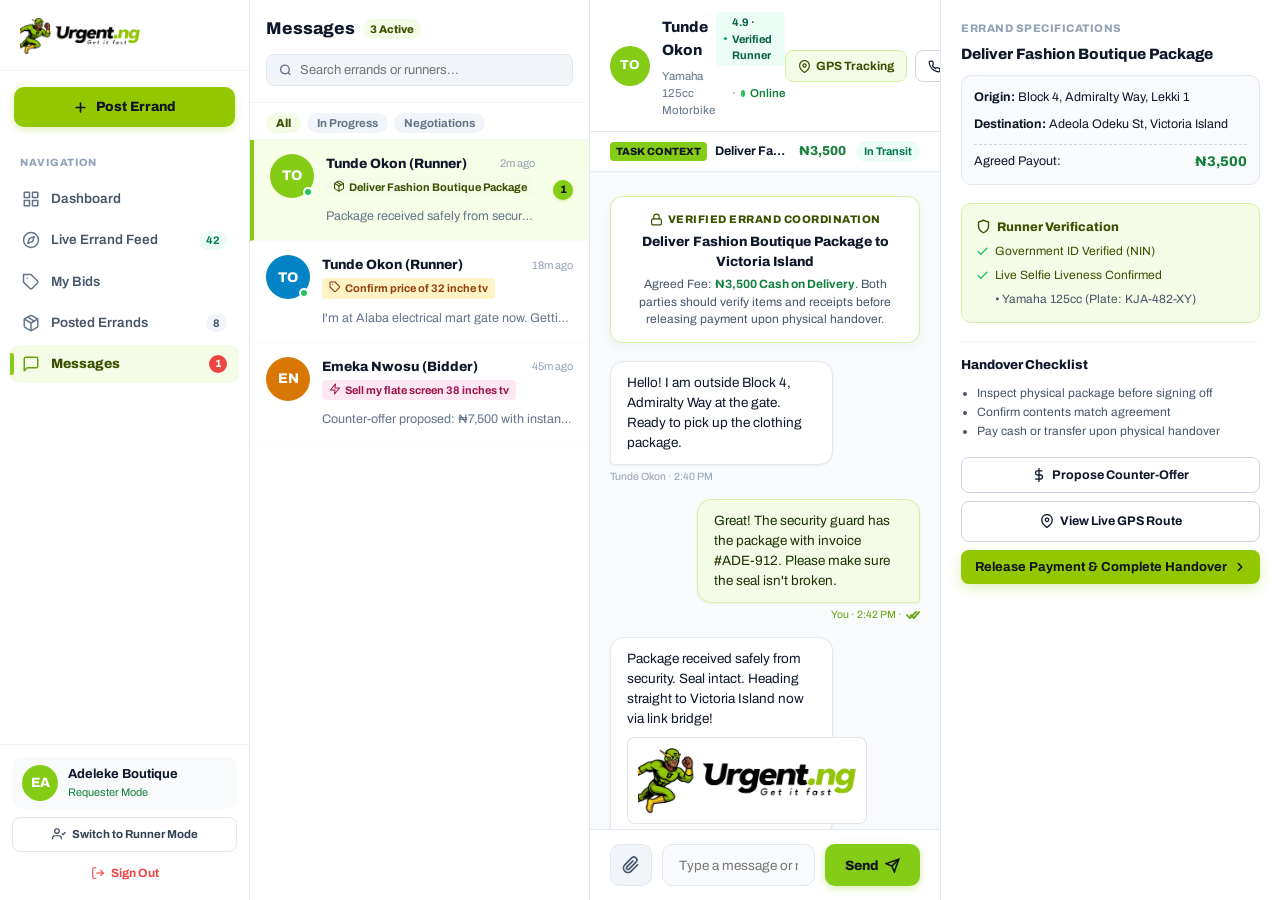
<file: chat.html>
<!DOCTYPE html>
<html lang="en">
<head>
  <meta charset="UTF-8">
  <meta name="viewport" content="width=device-width, initial-scale=1.0">
  <title>Messages & Errand Chat — Urgent.ng | Contextual Messaging</title>
  <meta name="description" content="In-app messaging between requesters and verified runners for price agreements, counter-offers, receipt sharing, and secure coordination.">
  <link rel="preconnect" href="https://fonts.googleapis.com">
  <link rel="preconnect" href="https://fonts.gstatic.com" crossorigin>
  <link href="https://fonts.googleapis.com/css2?family=Archivo:ital,wght@0,300;0,400;0,500;0,600;0,700;0,800;1,400;1,600&display=swap" rel="stylesheet">
  <link rel="stylesheet" href="styles.css?v=2.6">
  <link rel="icon" type="image/svg+xml" href="favicon.svg">
  <link rel="alternate icon" type="image/x-icon" href="favicon.ico">
  <style>
    body {
      background-color: #f8fafc;
      min-height: 100vh;
      display: flex;
      flex-direction: column;
      font-family: var(--font-family-primary, 'Archivo', sans-serif);
      color: #0f172a;
      overflow: hidden;
      margin: 0;
    }

    /* Main Chat Layout */
    .chat-layout {
      display: grid;
      grid-template-columns: 340px 1fr 340px;
      height: 100vh;
      background: #ffffff;
      overflow: hidden;
      position: relative;
    }
    @media (max-width: 991px) {
      .chat-layout {
        height: calc(100vh - 56px);
      }
    }

    /* Left Sidebar: Conversations */
    .chat-conv-sidebar {
      border-right: 1px solid #e2e8f0;
      background: #ffffff;
      display: flex;
      flex-direction: column;
      overflow-y: auto;
      height: 100%;
      transition: transform 0.25s ease;
    }

    .conv-header {
      padding: 16px;
      border-bottom: 1px solid #f1f5f9;
      background: #ffffff;
      position: sticky;
      top: 0;
      z-index: 10;
    }

    .conv-title-row {
      display: flex;
      align-items: center;
      justify-content: space-between;
      margin-bottom: 12px;
    }

    .conv-search-box {
      display: flex;
      align-items: center;
      gap: 8px;
      background: #f1f5f9;
      border: 1px solid #e2e8f0;
      border-radius: 8px;
      padding: 8px 12px;
      transition: all 0.15s ease;
    }
    .conv-search-box:focus-within {
      background: #ffffff;
      border-color: #84cc16;
      box-shadow: 0 0 0 2px rgba(132, 204, 22, 0.2);
    }
    .conv-search-input {
      border: none;
      background: transparent;
      outline: none;
      width: 100%;
      font-size: 13px;
      font-family: inherit;
      color: #0f172a;
    }

    .conv-tabs {
      display: flex;
      gap: 6px;
      padding: 10px 16px 6px;
      background: #ffffff;
      border-bottom: 1px solid #f1f5f9;
    }
    .conv-tab-pill {
      font-size: 11.5px;
      font-weight: 700;
      padding: 4px 10px;
      border-radius: 9999px;
      background: #f1f5f9;
      color: #64748b;
      border: none;
      cursor: pointer;
      transition: all 0.15s ease;
    }
    .conv-tab-pill.active {
      background: #f4fbe6;
      color: #3b5000;
      font-weight: 800;
    }

    .conv-list {
      flex: 1;
      overflow-y: auto;
    }

    .conv-item {
      padding: 14px 16px;
      border-bottom: 1px solid #f8fafc;
      cursor: pointer;
      display: flex;
      gap: 12px;
      transition: background 0.15s ease;
      background: #ffffff;
      position: relative;
    }
    .conv-item:hover {
      background: #f8fafc;
    }
    .conv-item.active {
      background: #f7fee7;
      border-left: 4px solid #84cc16;
    }

    .conv-avatar {
      width: 44px;
      height: 44px;
      border-radius: 50%;
      background: #84cc16;
      color: #ffffff;
      font-weight: 800;
      font-size: 14px;
      display: flex;
      align-items: center;
      justify-content: center;
      flex-shrink: 0;
      position: relative;
    }
    .conv-online-dot {
      position: absolute;
      bottom: 1px;
      right: 1px;
      width: 10px;
      height: 10px;
      border-radius: 50%;
      background: #22c55e;
      border: 2px solid #ffffff;
    }
    .conv-info {
      flex: 1;
      min-width: 0;
    }
    .conv-top-row {
      display: flex;
      align-items: center;
      justify-content: space-between;
      margin-bottom: 3px;
    }
    .conv-name {
      font-size: 13.5px;
      font-weight: 800;
      color: #0f172a;
      white-space: nowrap;
      overflow: hidden;
      text-overflow: ellipsis;
    }
    .conv-time {
      font-size: 11px;
      color: #94a3b8;
      flex-shrink: 0;
    }
    .conv-errand-badge {
      font-size: 11px;
      color: #3b5000;
      background: #f4fbe6;
      font-weight: 700;
      padding: 2px 7px;
      border-radius: 4px;
      display: inline-block;
      margin-bottom: 4px;
      max-width: 100%;
      white-space: nowrap;
      overflow: hidden;
      text-overflow: ellipsis;
    }
    .conv-preview {
      font-size: 12.5px;
      color: #64748b;
      white-space: nowrap;
      overflow: hidden;
      text-overflow: ellipsis;
    }
    .conv-unread-pill {
      background: #84cc16;
      color: #10151f;
      font-size: 11px;
      font-weight: 800;
      width: 20px;
      height: 20px;
      min-width: 20px;
      border-radius: 50%;
      display: inline-flex;
      align-items: center;
      justify-content: center;
      align-self: center;
      flex-shrink: 0;
      line-height: 1;
      padding: 0;
      margin-left: 6px;
      box-shadow: 0 1px 3px rgba(132, 204, 22, 0.35);
    }

    /* Center Column: Active Chat Feed */
    .chat-feed-col {
      display: flex;
      flex-direction: column;
      height: 100%;
      background: #f8fafc;
      position: relative;
      overflow: hidden;
    }

    .chat-feed-header {
      padding: 12px 20px;
      border-bottom: 1px solid #e2e8f0;
      display: flex;
      align-items: center;
      justify-content: space-between;
      background: #ffffff;
      flex-shrink: 0;
      z-index: 20;
    }
    .chat-user-header {
      display: flex;
      align-items: center;
      gap: 12px;
    }

    .mobile-back-btn {
      display: none;
      background: transparent;
      border: none;
      padding: 6px;
      cursor: pointer;
      color: #0f172a;
      border-radius: 6px;
    }
    .mobile-back-btn:hover {
      background: #f1f5f9;
    }

    /* Pinned Errand Context Ribbon */
    .errand-context-ribbon {
      background: #ffffff;
      border-bottom: 1px solid #e2e8f0;
      padding: 9px 20px;
      display: flex;
      align-items: center;
      justify-content: space-between;
      gap: 12px;
      flex-shrink: 0;
      font-size: 12.5px;
    }

    .chat-messages-scroll {
      flex: 1;
      padding: 20px;
      overflow-y: auto;
      display: flex;
      flex-direction: column;
      gap: 14px;
      background: #f8fafc;
    }

    /* Message Bubbles */
    .msg-group {
      display: flex;
      flex-direction: column;
      max-width: 72%;
    }
    .msg-group.incoming {
      align-self: flex-start;
    }
    .msg-group.outgoing {
      align-self: flex-end;
    }
    .msg-bubble {
      padding: 11px 16px;
      border-radius: 14px;
      font-size: 13.5px;
      line-height: 1.48;
      position: relative;
      box-shadow: 0 1px 3px rgba(0,0,0,0.05);
    }
    .msg-group.incoming .msg-bubble {
      background: #ffffff;
      color: #0f172a;
      border: 1px solid #e2e8f0;
      border-bottom-left-radius: 4px;
    }
    .msg-group.outgoing .msg-bubble {
      background: #f4fbe6;
      color: #1a3400;
      border: 1px solid #d6f0a3;
      border-bottom-right-radius: 4px;
    }
    .msg-meta {
      font-size: 10.5px;
      color: #94a3b8;
      margin-top: 4px;
      display: flex;
      align-items: center;
      gap: 4px;
    }
    .msg-group.outgoing .msg-meta {
      align-self: flex-end;
      color: #65a30d;
    }

    /* Interactive Special Cards */
    .chat-action-card {
      background: #ffffff;
      border: 1.5px solid #d6f0a3;
      border-radius: 12px;
      padding: 14px 18px;
      box-shadow: 0 4px 12px rgba(0,0,0,0.04);
      margin: 4px 0;
    }
    .counter-offer-box {
      background: #fffbeb;
      border: 1.5px solid #fde68a;
      border-radius: 12px;
      padding: 14px 18px;
      margin: 4px 0;
      box-shadow: 0 4px 12px rgba(245, 158, 11, 0.08);
    }

    .chat-img-attachment {
      max-width: 240px;
      border-radius: 8px;
      cursor: pointer;
      margin-top: 8px;
      border: 1px solid rgba(0,0,0,0.1);
      transition: transform 0.15s ease;
    }
    .chat-img-attachment:hover {
      transform: scale(1.02);
    }

    /* Chat Input Bar & Composer */
    .chat-composer-wrap,
    .chat-feed-col .chat-input-bar {
      border-top: 1px solid #e2e8f0;
      padding: 14px 20px;
      background: #ffffff;
      flex-shrink: 0;
      z-index: 10;
      width: 100%;
      box-sizing: border-box;
    }

    .quick-chip-btn {
      background: #ffffff;
      border: 1px solid #cbd5e1;
      padding: 6px 14px;
      border-radius: 9999px;
      font-size: 12px;
      font-weight: 700;
      color: #334155;
      cursor: pointer;
      display: inline-flex;
      align-items: center;
      gap: 6px;
      white-space: nowrap;
      transition: all 0.15s ease;
      font-family: inherit;
      flex-shrink: 0;
    }
    .quick-chip-btn:hover {
      background: #f4fbe6;
      color: #3b5000;
      border-color: #84cc16;
      transform: translateY(-1px);
    }

    .input-compose-row {
      display: flex;
      align-items: center;
      gap: 10px;
      width: 100%;
      margin: 0;
    }
    .chat-attach-btn {
      width: 42px;
      height: 42px;
      display: flex;
      align-items: center;
      justify-content: center;
      background: #f1f5f9;
      border: 1px solid #e2e8f0;
      border-radius: 10px;
      cursor: pointer;
      color: #475569;
      transition: all 0.15s ease;
      flex-shrink: 0;
    }
    .chat-attach-btn:hover {
      background: #e2e8f0;
      color: #0f172a;
    }

    .chat-feed-col .chat-text-input {
      flex: 1 1 auto !important;
      min-width: 0 !important;
      width: auto !important;
      height: 42px !important;
      background: #f8fafc !important;
      border: 1px solid #e2e8f0 !important;
      border-radius: 10px !important;
      padding: 0 16px !important;
      font-size: 13.5px !important;
      outline: none !important;
      font-family: inherit !important;
      color: #0f172a !important;
      transition: all 0.15s ease;
      box-sizing: border-box !important;
    }
    .chat-feed-col .chat-text-input:focus {
      border-color: #84cc16 !important;
      background: #ffffff !important;
      box-shadow: 0 0 0 2px rgba(132, 204, 22, 0.2) !important;
    }

    .chat-send-btn {
      height: 42px;
      padding: 0 20px;
      background: #84cc16;
      color: #10151f;
      border: none;
      border-radius: 10px;
      font-weight: 800;
      font-size: 13.5px;
      cursor: pointer;
      display: flex;
      align-items: center;
      gap: 6px;
      box-shadow: 0 2px 8px rgba(132, 204, 22, 0.35);
      transition: all 0.15s ease;
      flex-shrink: 0;
    }
    .chat-send-btn:hover {
      background: #76ba13;
      transform: translateY(-1px);
    }

    /* Right Column: Errand Details Drawer */
    .chat-detail-sidebar {
      border-left: 1px solid #e2e8f0;
      background: #ffffff;
      padding: 20px;
      overflow-y: auto;
      display: flex;
      flex-direction: column;
      gap: 18px;
      transition: transform 0.25s ease;
    }

    /* Modals & Backdrop */
    .c-modal-backdrop {
      position: fixed;
      top: 0; left: 0;
      width: 100vw; height: 100vh;
      background: rgba(15, 23, 42, 0.65);
      backdrop-filter: blur(4px);
      display: none;
      align-items: center;
      justify-content: center;
      z-index: 1000;
      padding: 16px;
      box-sizing: border-box;
    }
    .c-modal-backdrop.active {
      display: flex;
    }
    .c-modal-dialog {
      background: #ffffff;
      border-radius: 16px;
      width: 100%;
      max-width: 480px;
      padding: 24px;
      box-shadow: 0 25px 50px -12px rgba(0, 0, 0, 0.25);
      animation: modalFadeIn 0.2s ease;
      box-sizing: border-box;
    }
    @keyframes modalFadeIn {
      from { opacity: 0; transform: translateY(12px) scale(0.98); }
      to { opacity: 1; transform: translateY(0) scale(1); }
    }

    /* Toast */
    .toast-box {
      position: fixed;
      bottom: 24px; right: 24px;
      background: #0f172a;
      color: #ffffff;
      padding: 12px 18px;
      border-radius: 10px;
      box-shadow: 0 10px 25px rgba(0,0,0,0.2);
      font-size: 13.5px;
      font-weight: 600;
      z-index: 2000;
      display: none;
      align-items: center;
      gap: 10px;
    }
    .toast-box.show { display: flex; }

    /* Responsive Breakpoints */
    @media (max-width: 1100px) {
      .chat-layout {
        grid-template-columns: 320px 1fr;
      }
      .chat-detail-sidebar {
        display: none;
        position: fixed;
        right: 0;
        top: 70px;
        bottom: 0;
        width: 320px;
        z-index: 80;
        box-shadow: -4px 0 20px rgba(0,0,0,0.1);
      }
      .chat-detail-sidebar.open {
        display: flex;
      }
    }

    @media (max-width: 768px) {
      .chat-layout {
        grid-template-columns: 1fr;
      }
      .chat-conv-sidebar {
        position: absolute;
        inset: 0;
        z-index: 70;
      }
      .chat-conv-sidebar.hidden-mobile {
        display: none;
      }
      .mobile-back-btn {
        display: inline-flex;
      }
      .hide-mobile {
        display: none !important;
      }
    }
  </style>
</head>
<body>

  <div class="app-layout">
    <!-- Mobile Backdrop -->
    <div class="app-sidebar-backdrop" id="appSidebarBackdrop" onclick="closeAppSidebar()"></div>

    <!-- ================= APP SIDEBAR ================= -->
    <aside class="app-sidebar" id="appSidebar">
      <!-- Header with Logo -->
      <div class="app-sidebar-header">
        <a href="index.html" class="app-sidebar-logo" title="Urgent.ng - Get it fast">
          <img src="assets/logo.png" alt="Urgent.ng">
        </a>
        <button type="button" class="app-sidebar-close-btn" onclick="closeAppSidebar()" aria-label="Close menu">
          <svg width="20" height="20" viewBox="0 0 24 24" fill="none" stroke="currentColor" stroke-width="2.5" stroke-linecap="round" stroke-linejoin="round"><line x1="18" y1="6" x2="6" y2="18"></line><line x1="6" y1="6" x2="18" y2="18"></line></svg>
        </button>
      </div>

      <!-- CTA Button -->
      <div class="app-sidebar-cta">
        <a href="discovery.html" class="app-sidebar-post-btn" style="text-decoration:none;">
          <svg width="15" height="15" viewBox="0 0 24 24" fill="none" stroke="currentColor" stroke-width="2.6" stroke-linecap="round">
            <line x1="12" y1="5" x2="12" y2="19"></line>
            <line x1="5" y1="12" x2="19" y2="12"></line>
          </svg>
          <span>Post Errand</span>
        </a>
      </div>

      <!-- Navigation Menu -->
      <nav class="app-sidebar-nav">
        <div class="app-sidebar-section-title">Navigation</div>
        <a href="requester-dashboard.html" class="app-sidebar-link" id="sideDashLink">
          <div class="app-sidebar-link-content">
            <svg class="app-sidebar-icon" viewBox="0 0 24 24" fill="none" stroke="currentColor" stroke-width="2" stroke-linecap="round" stroke-linejoin="round"><rect x="3" y="3" width="7" height="7"></rect><rect x="14" y="3" width="7" height="7"></rect><rect x="14" y="14" width="7" height="7"></rect><rect x="3" y="14" width="7" height="7"></rect></svg>
            <span>Dashboard</span>
          </div>
        </a>
        <a href="discovery.html" class="app-sidebar-link">
          <div class="app-sidebar-link-content">
            <svg class="app-sidebar-icon" viewBox="0 0 24 24" fill="none" stroke="currentColor" stroke-width="2" stroke-linecap="round" stroke-linejoin="round"><circle cx="12" cy="12" r="10"></circle><polygon points="16.24 7.76 14.12 14.12 7.76 16.24 9.88 9.88 16.24 7.76"></polygon></svg>
            <span>Live Errand Feed</span>
          </div>
          <span class="app-sidebar-badge badge-green">42</span>
        </a>
        <a href="discovery.html#my-bids" class="app-sidebar-link">
          <div class="app-sidebar-link-content">
            <svg class="app-sidebar-icon" viewBox="0 0 24 24" fill="none" stroke="currentColor" stroke-width="2" stroke-linecap="round" stroke-linejoin="round"><path d="M20.59 13.41l-7.17 7.17a2 2 0 0 1-2.83 0L2 12V2h10l8.59 8.59a2 2 0 0 1 0 2.82z"></path><line x1="7" y1="7" x2="7.01" y2="7"></line></svg>
            <span>My Bids</span>
          </div>
        </a>
        <a href="discovery.html#posted-errands" class="app-sidebar-link">
          <div class="app-sidebar-link-content">
            <svg class="app-sidebar-icon" viewBox="0 0 24 24" fill="none" stroke="currentColor" stroke-width="2" stroke-linecap="round" stroke-linejoin="round"><line x1="16.5" y1="9.4" x2="7.5" y2="4.21"></line><path d="M21 16V8a2 2 0 0 0-1-1.73l-7-4a2 2 0 0 0-2 0l-7 4A2 2 0 0 0 3 8v8a2 2 0 0 0 1 1.73l7 4a2 2 0 0 0 2 0l7-4A2 2 0 0 0 21 16z"></path><polyline points="3.27 6.96 12 12.01 20.73 6.96"></polyline><line x1="12" y1="22.08" x2="12" y2="12"></line></svg>
            <span>Posted Errands</span>
          </div>
          <span class="app-sidebar-badge">8</span>
        </a>
        <a href="chat.html" class="app-sidebar-link active">
          <div class="app-sidebar-link-content">
            <svg class="app-sidebar-icon" viewBox="0 0 24 24" fill="none" stroke="currentColor" stroke-width="2" stroke-linecap="round" stroke-linejoin="round"><path d="M21 15a2 2 0 0 1-2 2H7l-4 4V5a2 2 0 0 1 2-2h14a2 2 0 0 1 2 2z"></path></svg>
            <span>Messages</span>
          </div>
          <span class="app-sidebar-badge badge-dot">1</span>
        </a>
      </nav>

      <!-- Footer Profile & Switcher -->
      <div class="app-sidebar-footer">
        <div class="app-sidebar-user-card">
          <div class="app-sidebar-user-avatar" id="sidebarAvatarText">EA</div>
          <div class="app-sidebar-user-info">
            <div class="app-sidebar-user-name" id="sidebarUserName">Adeleke Boutique</div>
            <div class="app-sidebar-user-role" id="sidebarUserRole">Requester Mode</div>
          </div>
        </div>
        <a href="#" id="sideSwitchModeBtn" onclick="toggleProfileModeFromSidebar(event)" class="app-sidebar-switch-mode-btn">
          <svg width="14" height="14" viewBox="0 0 24 24" fill="none" stroke="currentColor" stroke-width="2"><path d="M16 21v-2a4 4 0 0 0-4-4H5a4 4 0 0 0-4 4v2"></path><circle cx="8.5" cy="7" r="4"></circle><polyline points="17 11 19 13 23 9"></polyline></svg>
          <span id="sideSwitchModeLabel">Switch to Runner Mode</span>
        </a>
        <a href="login.html" class="app-sidebar-signout-link">
          <svg width="14" height="14" viewBox="0 0 24 24" fill="none" stroke="currentColor" stroke-width="2"><path d="M9 21H5a2 2 0 0 1-2-2V5a2 2 0 0 1 2-2h4"></path><polyline points="16 17 21 12 16 7"></polyline><line x1="21" y1="12" x2="9" y2="12"></line></svg>
          <span>Sign Out</span>
        </a>
      </div>
    </aside>

    <!-- Main Content Area -->
    <div class="app-main-content">
      <!-- Mobile Topbar (<992px) -->
      <header class="app-mobile-topbar">
        <button type="button" class="app-mobile-hamburger" onclick="toggleAppSidebar()" aria-label="Open sidebar menu">
          <svg width="22" height="22" viewBox="0 0 24 24" fill="none" stroke="currentColor" stroke-width="2.5" stroke-linecap="round"><line x1="3" y1="12" x2="21" y2="12"></line><line x1="3" y1="6" x2="21" y2="6"></line><line x1="3" y1="18" x2="21" y2="18"></line></svg>
        </button>
        <a href="index.html" style="display:inline-flex; align-items:center;">
          <img src="assets/logo.png" alt="Urgent.ng" style="height:28px;">
        </a>
        <a href="discovery.html" style="color:#334155; position:relative; padding:6px; display:inline-flex; align-items:center;">
          <svg width="20" height="20" viewBox="0 0 24 24" fill="none" stroke="currentColor" stroke-width="2"><circle cx="12" cy="12" r="10"></circle><polygon points="16.24 7.76 14.12 14.12 7.76 16.24 9.88 9.88 16.24 7.76"></polygon></svg>
        </a>
      </header>

      <!-- ================= MAIN CHAT LAYOUT ================= -->
  <div class="chat-layout">
    
    <!-- LEFT SIDEBAR: CONVERSATION LIST -->
    <aside class="chat-conv-sidebar" id="convSidebar">
      <div class="conv-header">
        <div class="conv-title-row">
          <div style="display:flex; align-items:center; gap:8px;">
            <h2 style="font-size:17px; font-weight:800; color:#0f172a; margin:0;">Messages</h2>
            <span style="font-size:11px; font-weight:800; background:#f4fbe6; color:#3b5000; padding:2px 7px; border-radius:9999px;">3 Active</span>
          </div>
        </div>

        <div class="conv-search-box">
          <svg width="14" height="14" viewBox="0 0 24 24" fill="none" stroke="#64748b" stroke-width="2.5"><circle cx="11" cy="11" r="8"></circle><line x1="21" y1="21" x2="16.65" y2="16.65"></line></svg>
          <input type="text" class="conv-search-input" id="convSearchInput" placeholder="Search errands or runners..." oninput="filterConversations(this.value)">
        </div>
      </div>

      <!-- Quick Filter Pills -->
      <div class="conv-tabs">
        <button class="conv-tab-pill active" onclick="filterConvTab('all', this)">All</button>
        <button class="conv-tab-pill" onclick="filterConvTab('active', this)">In Progress</button>
        <button class="conv-tab-pill" onclick="filterConvTab('negotiating', this)">Negotiations</button>
      </div>

      <!-- Conversations List -->
      <div class="conv-list" id="convListContainer">
        <!-- Conv 1 (Active Delivery) -->
        <div class="conv-item active" data-id="1" onclick="switchConversation(1, this)">
          <div class="conv-avatar">
            TO
            <span class="conv-online-dot"></span>
          </div>
          <div class="conv-info">
            <div class="conv-top-row">
              <span class="conv-name">Tunde Okon (Runner)</span>
              <span class="conv-time">2m ago</span>
            </div>
            <div class="conv-errand-badge"><svg width="12" height="12" viewBox="0 0 24 24" fill="none" stroke="currentColor" stroke-width="2.2" stroke-linecap="round" stroke-linejoin="round" style="vertical-align:-1px; margin-right:4px;"><line x1="16.5" y1="9.4" x2="7.5" y2="4.21"></line><path d="M21 16V8a2 2 0 0 0-1-1.73l-7-4a2 2 0 0 0-2 0l-7 4A2 2 0 0 0 3 8v8a2 2 0 0 0 1 1.73l7 4a2 2 0 0 0 2 0l7-4A2 2 0 0 0 21 16z"></path><polyline points="3.27 6.96 12 12.01 20.73 6.96"></polyline><line x1="12" y1="22.08" x2="12" y2="12"></line></svg>Deliver Fashion Boutique Package</div>
            <div class="conv-preview">Package received safely from security. Seal intact. Heading to VI!</div>
          </div>
          <span class="conv-unread-pill">1</span>
        </div>

        <!-- Conv 2 (Price Confirmation) -->
        <div class="conv-item" data-id="2" onclick="switchConversation(2, this)">
          <div class="conv-avatar" style="background:#0284c7;">
            TO
            <span class="conv-online-dot"></span>
          </div>
          <div class="conv-info">
            <div class="conv-top-row">
              <span class="conv-name">Tunde Okon (Runner)</span>
              <span class="conv-time">18m ago</span>
            </div>
            <div class="conv-errand-badge" style="background:#fef3c7; color:#92400e;"><svg width="12" height="12" viewBox="0 0 24 24" fill="none" stroke="currentColor" stroke-width="2.2" stroke-linecap="round" stroke-linejoin="round" style="vertical-align:-1px; margin-right:4px;"><path d="M20.59 13.41l-7.17 7.17a2 2 0 0 1-2.83 0L2 12V2h10l8.59 8.59a2 2 0 0 1 0 2.82z"></path><line x1="7" y1="7" x2="7.01" y2="7"></line></svg>Confirm price of 32 inche tv</div>
            <div class="conv-preview">I'm at Alaba electrical mart gate now. Getting current quotes...</div>
          </div>
        </div>

        <!-- Conv 3 (Sell Fast Negotiation) -->
        <div class="conv-item" data-id="3" onclick="switchConversation(3, this)">
          <div class="conv-avatar" style="background:#d97706;">
            EN
          </div>
          <div class="conv-info">
            <div class="conv-top-row">
              <span class="conv-name">Emeka Nwosu (Bidder)</span>
              <span class="conv-time">45m ago</span>
            </div>
            <div class="conv-errand-badge" style="background:#fce7f3; color:#9d174d;"><svg width="12" height="12" viewBox="0 0 24 24" fill="none" stroke="currentColor" stroke-width="2.2" stroke-linecap="round" stroke-linejoin="round" style="vertical-align:-1px; margin-right:4px;"><polygon points="13 2 3 14 12 14 11 22 21 10 12 10 13 2"></polygon></svg>Sell my flate screen 38 inches tv</div>
            <div class="conv-preview">Counter-offer proposed: ₦7,500 with instant pickup.</div>
          </div>
        </div>
      </div>
    </aside>

    <!-- CENTER COLUMN: ACTIVE CHAT THREAD -->
    <section class="chat-feed-col">
      <!-- Chat Header -->
      <div class="chat-feed-header">
        <div class="chat-user-header">
          <button type="button" class="mobile-back-btn" onclick="toggleMobileConvList()" title="Back to messages">
            <svg width="20" height="20" viewBox="0 0 24 24" fill="none" stroke="currentColor" stroke-width="2.5"><polyline points="15 18 9 12 15 6"></polyline></svg>
          </button>
          
          <div class="conv-avatar" id="activeChatAvatar" style="width:40px; height:40px; font-size:13px;">TO</div>
          <div>
            <div style="display:flex; align-items:center; gap:8px;">
              <h3 style="font-size:15px; font-weight:800; color:#0f172a; margin:0;" id="activeChatName">Tunde Okon</h3>
              <span style="font-size:11px; background:#ecfdf5; color:#065f46; font-weight:700; padding:2px 7px; border-radius:4px; display:inline-flex; align-items:center; gap:4px;" id="activeChatRating">
                <svg width="11" height="11" viewBox="0 0 24 24" fill="#059669"><polygon points="12 2 15.09 8.26 22 9.27 17 14.14 18.18 21.02 12 17.77 5.82 21.02 7 14.14 2 9.27 8.91 8.26 12 2"></polygon></svg>
                <span id="activeRatingVal">4.9 · Verified Runner</span>
              </span>
            </div>
            <div style="font-size:11.5px; color:#64748b; margin-top:2px; display:flex; align-items:center; gap:5px;" id="activeChatSub">
              <span id="activeSubVehicle">Yamaha 125cc Motorbike</span>
              <span>·</span>
              <span style="display:inline-block; width:7px; height:7px; border-radius:50%; background:#22c55e;"></span>
              <span style="color:#15803d; font-weight:600;">Online</span>
            </div>
          </div>
        </div>

        <div style="display:flex; align-items:center; gap:8px;">
          <a href="track-errand.html?id=URG-8492-LG&title=Deliver%20Fashion%20Boutique%20Package" target="_blank" class="btn btn-secondary btn-sm hide-mobile" style="background:#f4fbe6; border:1px solid #d6f0a3; color:#3b5000; padding:6px 12px; border-radius:8px; font-size:12px; font-weight:700; text-decoration:none; display:inline-flex; align-items:center; gap:5px;">
            <svg width="13" height="13" viewBox="0 0 24 24" fill="none" stroke="currentColor" stroke-width="2.2" stroke-linecap="round" stroke-linejoin="round"><path d="M21 10c0 7-9 13-9 13s-9-6-9-13a9 9 0 0 1 18 0z"></path><circle cx="12" cy="10" r="3"></circle></svg> GPS Tracking
          </a>
          <a href="tel:08085559182" class="btn btn-secondary btn-sm" style="background:#ffffff; border:1px solid #cbd5e1; color:#0f172a; padding:6px 12px; border-radius:8px; font-size:12px; font-weight:700; text-decoration:none; display:inline-flex; align-items:center; gap:5px;">
            <svg width="13" height="13" viewBox="0 0 24 24" fill="none" stroke="currentColor" stroke-width="2.2" stroke-linecap="round" stroke-linejoin="round"><path d="M22 16.92v3a2 2 0 0 1-2.18 2 19.79 19.79 0 0 1-8.63-3.07 19.5 19.5 0 0 1-6-6 19.79 19.79 0 0 1-3.07-8.67A2 2 0 0 1 4.11 2h3a2 2 0 0 1 2 1.72 12.84 12.84 0 0 0 .7 2.81 2 2 0 0 1-.45 2.11L8.09 9.91a16 16 0 0 0 6 6l1.27-1.27a2 2 0 0 1 2.11-.45 12.84 12.84 0 0 0 2.81.7A2 2 0 0 1 22 16.92z"></path></svg> Call
          </a>
          <button type="button" class="btn btn-secondary btn-sm" onclick="toggleDetailsSidebar()" style="background:#ffffff; border:1px solid #cbd5e1; color:#0f172a; padding:6px 10px; border-radius:8px; font-size:12px; font-weight:700; cursor:pointer; display:inline-flex; align-items:center; gap:5px;" title="Toggle Details">
            <svg width="13" height="13" viewBox="0 0 24 24" fill="none" stroke="currentColor" stroke-width="2.2" stroke-linecap="round" stroke-linejoin="round"><circle cx="12" cy="12" r="10"></circle><line x1="12" y1="16" x2="12" y2="12"></line><line x1="12" y1="8" x2="12.01" y2="8"></line></svg> <span class="hide-mobile">Details</span>
          </button>
        </div>
      </div>

      <!-- Pinned Errand Context Ribbon -->
      <div class="errand-context-ribbon">
        <div style="display:flex; align-items:center; gap:8px; min-width:0; overflow:hidden;">
          <span style="background:#84cc16; color:#10151f; font-weight:800; font-size:10.5px; padding:2px 6px; border-radius:4px; flex-shrink:0;">TASK CONTEXT</span>
          <span style="font-weight:700; color:#0f172a; white-space:nowrap; overflow:hidden; text-overflow:ellipsis;" id="ribbonErrandTitle">
            Deliver Fashion Boutique Package to Victoria Island
          </span>
        </div>
        <div style="display:flex; align-items:center; gap:10px; flex-shrink:0;">
          <span style="font-weight:800; color:#15803d; font-size:13px;" id="ribbonErrandPrice">₦3,500</span>
          <span style="background:#ecfdf5; color:#047857; font-weight:700; font-size:11px; padding:2px 8px; border-radius:9999px;">In Transit</span>
        </div>
      </div>

      <!-- Messages Stream -->
      <div class="chat-messages-scroll" id="chatMessagesStream">
        
        <!-- System Welcome & Terms Card -->
        <div class="chat-action-card" style="align-self:center; width:100%; max-width:520px; text-align:center;">
          <div style="display:inline-flex; align-items:center; gap:5px; font-size:11px; font-weight:800; text-transform:uppercase; color:#3b5000; letter-spacing:0.5px; margin-bottom:4px;">
            <svg width="13" height="13" viewBox="0 0 24 24" fill="none" stroke="currentColor" stroke-width="2.2" stroke-linecap="round" stroke-linejoin="round"><rect x="3" y="11" width="18" height="11" rx="2" ry="2"></rect><path d="M7 11V7a5 5 0 0 1 10 0v4"></path></svg> Verified Errand Coordination
          </div>
          <div style="font-size:13.5px; font-weight:800; color:#0f172a; margin-bottom:4px;" id="streamErrandTitle">
            Deliver Fashion Boutique Package to Victoria Island
          </div>
          <div style="font-size:12px; color:#475569; line-height:1.45;">
            Agreed Fee: <strong style="color:#15803d;" id="streamErrandPrice">₦3,500 Cash on Delivery</strong>. Both parties should verify items and receipts before releasing payment upon physical handover.
          </div>
        </div>

        <!-- Incoming Message -->
        <div class="msg-group incoming">
          <div class="msg-bubble">
            Hello! I am outside Block 4, Admiralty Way at the gate. Ready to pick up the clothing package.
          </div>
          <span class="msg-meta">Tunde Okon · 2:40 PM</span>
        </div>

        <!-- Outgoing Message -->
        <div class="msg-group outgoing">
          <div class="msg-bubble">
            Great! The security guard has the package with invoice #ADE-912. Please make sure the seal isn't broken.
          </div>
          <span class="msg-meta">You · 2:42 PM · <svg width="14" height="10" viewBox="0 0 16 11" fill="none" stroke="#65a30d" stroke-width="2" stroke-linecap="round" stroke-linejoin="round" style="vertical-align:-1px;"><path d="M1 5.5L4.5 9L11.5 2"></path><path d="M5.5 5.5L9 9L15 2"></path></svg></span>
        </div>

        <!-- Incoming Photo Proof Message -->
        <div class="msg-group incoming">
          <div class="msg-bubble">
            Package received safely from security. Seal intact. Heading straight to Victoria Island now via link bridge!
            <br>
            <img src="assets/logo.png" alt="Package proof" class="chat-img-attachment" style="background:#ffffff; padding:10px;" onclick="openPhotoViewer('assets/logo.png', 'Package picked up with seal intact')">
          </div>
          <span class="msg-meta">Tunde Okon · 2:45 PM</span>
        </div>

        <!-- Outgoing Confirmation -->
        <div class="msg-group outgoing">
          <div class="msg-bubble">
            Thank you Tunde! The recipient is waiting at Adeola Odeku. They have ₦3,500 cash ready for handover.
          </div>
          <span class="msg-meta">You · 2:46 PM · <svg width="14" height="10" viewBox="0 0 16 11" fill="none" stroke="#65a30d" stroke-width="2" stroke-linecap="round" stroke-linejoin="round" style="vertical-align:-1px;"><path d="M1 5.5L4.5 9L11.5 2"></path><path d="M5.5 5.5L9 9L15 2"></path></svg></span>
        </div>

      </div>

      <!-- Input Bar -->
      <div class="chat-input-bar chat-composer-wrap">
        <form class="input-compose-row" onsubmit="handleSendMessage(event)">
          <button type="button" class="chat-attach-btn" onclick="sendQuickPhoto()" title="Attach image or document">
            <svg width="18" height="18" viewBox="0 0 24 24" fill="none" stroke="currentColor" stroke-width="2.2"><path d="M21.44 11.05l-9.19 9.19a6 6 0 0 1-8.49-8.49l9.19-9.19a4 4 0 0 1 5.66 5.66l-9.2 9.19a2 2 0 0 1-2.83-2.83l8.49-8.48"></path></svg>
          </button>
          <input type="text" id="chatTextInput" class="chat-text-input" placeholder="Type a message or negotiation note..." autocomplete="off">
          <button type="submit" class="chat-send-btn">
            <span>Send</span>
            <svg width="15" height="15" viewBox="0 0 24 24" fill="none" stroke="currentColor" stroke-width="2.5"><line x1="22" y1="2" x2="11" y2="13"></line><polygon points="22 2 15 22 11 13 2 9 22 2"></polygon></svg>
          </button>
        </form>
      </div>
    </section>

    <!-- RIGHT COLUMN: ERRAND DETAILS DRAWER -->
    <aside class="chat-detail-sidebar" id="detailSidebar">
      <div>
        <div style="font-size:11px; font-weight:800; text-transform:uppercase; color:#94a3b8; letter-spacing:0.5px; margin-bottom:6px;">Errand Specifications</div>
        <h4 style="font-size:15px; font-weight:800; color:#0f172a; margin:0 0 10px;" id="sidebarErrandTitle">
          Deliver Fashion Boutique Package
        </h4>
        <div style="background:#f8fafc; border:1px solid #e2e8f0; border-radius:10px; padding:12px; font-size:12.5px; display:flex; flex-direction:column; gap:8px;">
          <div><strong>Origin:</strong> <span id="sidebarOrigin">Block 4, Admiralty Way, Lekki 1</span></div>
          <div><strong>Destination:</strong> <span id="sidebarDest">Adeola Odeku St, Victoria Island</span></div>
          <div style="display:flex; justify-content:space-between; align-items:center; border-top:1px dashed #cbd5e1; padding-top:6px; margin-top:2px;">
            <span>Agreed Payout:</span>
            <span style="color:#15803d; font-weight:800; font-size:14px;" id="sidebarPrice">₦3,500</span>
          </div>
        </div>
      </div>

      <!-- Runner Safety Info -->
      <div style="background:#f4fbe6; border:1px solid #d6f0a3; border-radius:10px; padding:14px; font-size:12.5px; color:#3b5000;">
        <div style="font-weight:800; margin-bottom:6px; display:flex; align-items:center; gap:6px;">
          <svg width="15" height="15" viewBox="0 0 24 24" fill="none" stroke="currentColor" stroke-width="2.2" stroke-linecap="round" stroke-linejoin="round"><path d="M12 22s8-4 8-10V5l-8-3-8 3v7c0 6 8 10 8 10z"></path></svg> Runner Verification
        </div>
        <div style="display:flex; flex-direction:column; gap:6px; font-size:12px;">
          <div style="display:flex; align-items:center; gap:6px;"><svg width="13" height="13" viewBox="0 0 24 24" fill="none" stroke="#22c55e" stroke-width="2.6" stroke-linecap="round" stroke-linejoin="round"><polyline points="20 6 9 17 4 12"></polyline></svg> Government ID Verified (NIN)</div>
          <div style="display:flex; align-items:center; gap:6px;"><svg width="13" height="13" viewBox="0 0 24 24" fill="none" stroke="#22c55e" stroke-width="2.6" stroke-linecap="round" stroke-linejoin="round"><polyline points="20 6 9 17 4 12"></polyline></svg> Live Selfie Liveness Confirmed</div>
          <div id="sidebarVehicle" style="padding-left:19px; color:#475569;">• Yamaha 125cc (Plate: KJA-482-XY)</div>
        </div>
      </div>

      <!-- Direct Handover Terms -->
      <div style="border-top:1px solid #f1f5f9; padding-top:14px;">
        <h5 style="font-size:13px; font-weight:800; color:#0f172a; margin:0 0 8px;">Handover Checklist</h5>
        <ul style="font-size:12px; color:#475569; margin:0 0 16px; padding-left:16px; line-height:1.6;">
          <li>Inspect physical package before signing off</li>
          <li>Confirm contents match agreement</li>
          <li>Pay cash or transfer upon physical handover</li>
        </ul>

        <div style="display:flex; flex-direction:column; gap:8px;">
          <button type="button" class="btn btn-secondary btn-block" onclick="openCounterOfferModal()" style="background:#ffffff; border:1px solid #cbd5e1; color:#0f172a; padding:10px; border-radius:8px; font-weight:700; font-size:12.5px; cursor:pointer; text-align:center; display:flex; align-items:center; justify-content:center; gap:6px;">
            <svg width="14" height="14" viewBox="0 0 24 24" fill="none" stroke="currentColor" stroke-width="2.2" stroke-linecap="round" stroke-linejoin="round"><line x1="12" y1="1" x2="12" y2="23"></line><path d="M17 5H9.5a3.5 3.5 0 0 0 0 7h5a3.5 3.5 0 0 1 0 7H6"></path></svg> Propose Counter-Offer
          </button>
          <a href="track-errand.html?id=URG-8492-LG&title=Deliver%20Fashion%20Boutique%20Package" target="_blank" class="btn btn-secondary btn-block" style="background:#ffffff; border:1px solid #cbd5e1; color:#0f172a; padding:10px; border-radius:8px; font-weight:700; font-size:12.5px; text-decoration:none; text-align:center; display:flex; align-items:center; justify-content:center; gap:6px;">
            <svg width="14" height="14" viewBox="0 0 24 24" fill="none" stroke="currentColor" stroke-width="2.2" stroke-linecap="round" stroke-linejoin="round"><path d="M21 10c0 7-9 13-9 13s-9-6-9-13a9 9 0 0 1 18 0z"></path><circle cx="12" cy="10" r="3"></circle></svg> View Live GPS Route
          </a>
          <button type="button" class="btn btn-primary btn-block" onclick="openHandoverModal()" style="background:#84cc16; color:#10151f; border:none; padding:10px; border-radius:8px; font-weight:800; font-size:13px; cursor:pointer; display:flex; align-items:center; justify-content:center; gap:6px;">
            <span>Release Payment & Complete Handover</span>
            <svg width="14" height="14" viewBox="0 0 24 24" fill="none" stroke="currentColor" stroke-width="2.5" stroke-linecap="round" stroke-linejoin="round"><polyline points="9 18 15 12 9 6"></polyline></svg>
          </button>
        </div>
      </div>
    </aside>

  </div><!-- /.chat-layout -->
    </div><!-- /.app-main-content -->
  </div><!-- /.app-layout -->

  <!-- ================= COUNTER-OFFER MODAL ================= -->
  <div class="c-modal-backdrop" id="counterModalBackdrop" onclick="closeCounterModal(event)">
    <div class="c-modal-dialog" onclick="event.stopPropagation()">
      <div style="display:flex; justify-content:space-between; align-items:center; margin-bottom:14px;">
        <h3 style="font-size:17px; font-weight:800; color:#0f172a; margin:0;">Propose Counter-Offer</h3>
        <button type="button" onclick="closeCounterModal()" style="font-size:22px; color:#94a3b8; background:none; border:none; cursor:pointer;">&times;</button>
      </div>

      <p style="font-size:13px; color:#64748b; margin:0 0 16px; line-height:1.45;">
        Negotiate errand price with the runner. If accepted, the errand terms will be updated automatically.
      </p>

      <form onsubmit="submitCounterOffer(event)" style="display:flex; flex-direction:column; gap:14px;">
        <div>
          <label style="font-size:12px; font-weight:700; color:#1e293b; display:block; margin-bottom:6px;">Your Proposed Counter Price (₦) <span style="color:#ef4444;">*</span></label>
          <input type="number" id="counterPriceInput" style="width:100%; height:42px; border:1px solid #cbd5e1; border-radius:8px; padding:0 12px; font-size:14px; font-family:inherit; box-sizing:border-box;" value="3000" min="500" step="100" required>
        </div>

        <div>
          <label style="font-size:12px; font-weight:700; color:#1e293b; display:block; margin-bottom:6px;">Negotiation Note to Runner</label>
          <textarea id="counterNoteInput" style="width:100%; border:1px solid #cbd5e1; border-radius:8px; padding:10px 12px; font-size:13px; font-family:inherit; box-sizing:border-box;" placeholder="e.g. Can we agree on ₦3,000 if pickup is delayed by 15 mins?..." rows="3"></textarea>
        </div>

        <button type="submit" class="figma-btn-post-errand" style="width:100%; justify-content:center; height:42px; font-size:14px; display:inline-flex; align-items:center; gap:6px;">
          <span>Send Counter-Offer to Runner</span>
          <svg width="14" height="14" viewBox="0 0 24 24" fill="none" stroke="currentColor" stroke-width="2.5" stroke-linecap="round" stroke-linejoin="round"><polyline points="9 18 15 12 9 6"></polyline></svg>
        </button>
      </form>
    </div>
  </div>

  <!-- ================= HANDOVER CONFIRM MODAL ================= -->
  <div class="c-modal-backdrop" id="handoverModalBackdrop" onclick="closeHandoverModal(event)">
    <div class="c-modal-dialog" onclick="event.stopPropagation()">
      <div style="display:flex; justify-content:space-between; align-items:center; margin-bottom:14px;">
        <h3 style="font-size:17px; font-weight:800; color:#0f172a; margin:0;">Confirm Delivery & Release Payment</h3>
        <button type="button" onclick="closeHandoverModal()" style="font-size:22px; color:#94a3b8; background:none; border:none; cursor:pointer;">&times;</button>
      </div>

      <div style="background:#f4fbe6; border:1px solid #d6f0a3; padding:12px; border-radius:8px; margin-bottom:14px; font-size:12.5px; color:#3b5000; display:flex; align-items:flex-start; gap:8px;">
        <svg width="16" height="16" viewBox="0 0 24 24" fill="none" stroke="#65a30d" stroke-width="2.2" stroke-linecap="round" stroke-linejoin="round" style="flex-shrink:0; margin-top:2px;"><circle cx="12" cy="12" r="10"></circle><line x1="12" y1="8" x2="12" y2="12"></line><line x1="12" y1="16" x2="12.01" y2="16"></line></svg>
        <div>Please make sure you or your recipient have physically received the package and inspected the items before confirming.</div>
      </div>

      <div style="margin-bottom:18px; font-size:13px; color:#475569;">
        <div>Amount to release: <strong style="color:#0f172a; font-size:15px;">₦3,500</strong></div>
        <div style="margin-top:4px;">Runner: <strong>Tunde Okon</strong></div>
      </div>

      <div style="display:flex; gap:10px; justify-content:flex-end;">
        <button type="button" onclick="closeHandoverModal()" style="background:#ffffff; border:1px solid #cbd5e1; padding:8px 16px; border-radius:8px; font-weight:700; font-size:13px; cursor:pointer;">Cancel</button>
        <button type="button" onclick="confirmHandoverPayment()" class="figma-btn-post-errand" style="cursor:pointer; display:inline-flex; align-items:center; gap:6px;">
          <span>Confirm & Release Payout</span>
          <svg width="14" height="14" viewBox="0 0 24 24" fill="none" stroke="currentColor" stroke-width="2.5" stroke-linecap="round" stroke-linejoin="round"><polyline points="20 6 9 17 4 12"></polyline></svg>
        </button>
      </div>
    </div>
  </div>

  <!-- Toast -->
  <div class="toast-box" id="chatToast">
    <span id="toastIcon" style="display:inline-flex; align-items:center;"><svg width="15" height="15" viewBox="0 0 24 24" fill="none" stroke="#84cc16" stroke-width="2.8" stroke-linecap="round" stroke-linejoin="round"><polyline points="20 6 9 17 4 12"></polyline></svg></span>
    <span id="toastMsg">Action completed successfully</span>
  </div>

  <!-- ================= SCRIPTS ================= -->
  <script>
    const convData = {
      1: {
        name: "Tunde Okon",
        avatar: "TO",
        rating: "4.9 · Verified Runner",
        sub: "Yamaha 125cc Motorbike",
        errandTitle: "Deliver Fashion Boutique Package to Victoria Island",
        origin: "Block 4, Admiralty Way, Lekki 1",
        dest: "Adeola Odeku St, Victoria Island",
        price: "₦3,500",
        vehicle: "• Yamaha 125cc (Plate: KJA-482-XY)",
        statusTag: "In Transit",
        messages: [
          { type: "incoming", text: "Hello! I am outside Block 4, Admiralty Way at the gate. Ready to pick up the clothing package.", time: "2:40 PM" },
          { type: "outgoing", text: "Great! The security guard has the package with invoice #ADE-912. Please make sure the seal isn't broken.", time: "2:42 PM" },
          { type: "incoming", text: "Package received safely from security. Seal intact. Heading straight to Victoria Island now via link bridge!", time: "2:45 PM", img: "assets/logo.png" },
          { type: "outgoing", text: "Thank you Tunde! The recipient is waiting at Adeola Odeku. They have ₦3,500 cash ready for handover.", time: "2:46 PM" }
        ]
      },
      2: {
        name: "Tunde Okon",
        avatar: "TO",
        rating: "4.9 · Alaba Electronics Specialist",
        sub: "At Alaba International Market",
        errandTitle: "Confirm price of 32 inche tv in Alaba market",
        origin: "Electronics Section, Alaba International",
        dest: "Surulere, Lagos",
        price: "₦4,500",
        vehicle: "• In Market On-Foot Verification",
        statusTag: "Checking Prices",
        messages: [
          { type: "incoming", text: "Hello! I'm at the main electronics line in Alaba right now.", time: "1:15 PM" },
          { type: "outgoing", text: "Hi Tunde, please check brand new 32-inch smart TVs (Hisense and Samsung) with store warranty.", time: "1:18 PM" },
          { type: "incoming", text: "Found Hisense 32'' A4G at ₦115,000 and Samsung HD at ₦138,000 with 1-year warranty receipt from direct dealer. Snapping photo now.", time: "1:22 PM" }
        ]
      },
      3: {
        name: "Emeka Nwosu",
        avatar: "EN",
        rating: "4.8 · Tech Runner & Buyer",
        sub: "Computer Village Specialist",
        errandTitle: "Sell my flate screen 38 inches tv",
        origin: "Otigba Street, Ikeja",
        dest: "Magodo Phase 2",
        price: "₦8,000",
        vehicle: "• Express Van Pickup",
        statusTag: "Price Negotiation",
        messages: [
          { type: "incoming", text: "Good afternoon. I reviewed your listing for the 38-inch TV in Magodo.", time: "12:30 PM" },
          { type: "outgoing", text: "Hello Emeka. It's clean and tested. Pickup is ready immediately.", time: "12:35 PM" },
          { type: "incoming", text: "I have a ready verified buyer in Ikeja. Can we agree on ₦7,500 runner fee for same-day inspection and payment?", time: "12:40 PM" }
        ]
      }
    };

    let currentConvId = 1;

    // Toast
    function showToast(message, isSuccess = true) {
      const toast = document.getElementById('chatToast');
      const toastMsg = document.getElementById('toastMsg');
      const toastIcon = document.getElementById('toastIcon');
      toastMsg.textContent = message;
      toastIcon.innerHTML = isSuccess
        ? `<svg width="15" height="15" viewBox="0 0 24 24" fill="none" stroke="#84cc16" stroke-width="2.8" stroke-linecap="round" stroke-linejoin="round"><polyline points="20 6 9 17 4 12"></polyline></svg>`
        : `<svg width="15" height="15" viewBox="0 0 24 24" fill="none" stroke="#38bdf8" stroke-width="2.4" stroke-linecap="round" stroke-linejoin="round"><circle cx="12" cy="12" r="10"></circle><line x1="12" y1="16" x2="12" y2="12"></line><line x1="12" y1="8" x2="12.01" y2="8"></line></svg>`;
      toast.classList.add('show');
      setTimeout(() => {
        toast.classList.remove('show');
      }, 3500);
    }

    // Switch active conversation
    function switchConversation(id, element) {
      currentConvId = id;
      document.querySelectorAll('.conv-item').forEach(el => el.classList.remove('active'));
      if (element) {
        element.classList.add('active');
        const unread = element.querySelector('.conv-unread-pill');
        if (unread) unread.remove();
      }

      const data = convData[id];
      if (!data) return;

      document.getElementById('activeChatName').textContent = data.name;
      document.getElementById('activeChatAvatar').textContent = data.avatar;
      const ratingVal = document.getElementById('activeRatingVal');
      if (ratingVal) ratingVal.textContent = data.rating;
      const subVehicle = document.getElementById('activeSubVehicle');
      if (subVehicle) subVehicle.textContent = data.sub;

      document.getElementById('ribbonErrandTitle').textContent = data.errandTitle;
      document.getElementById('ribbonErrandPrice').textContent = data.price;
      document.getElementById('streamErrandTitle').textContent = data.errandTitle;
      document.getElementById('streamErrandPrice').textContent = `${data.price} Cash on Delivery`;

      document.getElementById('sidebarErrandTitle').textContent = data.errandTitle;
      document.getElementById('sidebarOrigin').textContent = data.origin;
      document.getElementById('sidebarDest').textContent = data.dest;
      document.getElementById('sidebarPrice').textContent = data.price;
      document.getElementById('sidebarVehicle').textContent = data.vehicle;

      // Render messages
      const stream = document.getElementById('chatMessagesStream');
      stream.innerHTML = `
        <div class="chat-action-card" style="align-self:center; width:100%; max-width:520px; text-align:center;">
          <div style="display:inline-flex; align-items:center; gap:5px; font-size:11px; font-weight:800; text-transform:uppercase; color:#3b5000; letter-spacing:0.5px; margin-bottom:4px;">
            <svg width="13" height="13" viewBox="0 0 24 24" fill="none" stroke="currentColor" stroke-width="2.2" stroke-linecap="round" stroke-linejoin="round"><rect x="3" y="11" width="18" height="11" rx="2" ry="2"></rect><path d="M7 11V7a5 5 0 0 1 10 0v4"></path></svg> Verified Errand Coordination
          </div>
          <div style="font-size:13.5px; font-weight:800; color:#0f172a; margin-bottom:4px;">
            ${data.errandTitle}
          </div>
          <div style="font-size:12px; color:#475569; line-height:1.45;">
            Agreed Fee: <strong style="color:#15803d;">${data.price} Cash on Delivery</strong>. Both parties should verify items and receipts before releasing payment upon physical handover.
          </div>
        </div>
      `;

      data.messages.forEach(m => {
        appendMessage(m.text, m.type, m.time, m.img);
      });

      // On mobile, hide conversations list and show chat stream
      if (window.innerWidth <= 768) {
        document.getElementById('convSidebar').classList.add('hidden-mobile');
      }

      showToast(`Loaded conversation: ${data.name}`);
    }

    // Toggle conversation list on mobile
    function toggleMobileConvList() {
      const sidebar = document.getElementById('convSidebar');
      sidebar.classList.toggle('hidden-mobile');
    }

    // Toggle details sidebar
    function toggleDetailsSidebar() {
      const details = document.getElementById('detailSidebar');
      details.classList.toggle('open');
    }

    // Filter conversations
    function filterConversations(val) {
      const q = val.toLowerCase().trim();
      document.querySelectorAll('.conv-item').forEach(item => {
        const text = item.textContent.toLowerCase();
        item.style.display = text.includes(q) ? 'flex' : 'none';
      });
    }

    function filterConvTab(tab, btn) {
      document.querySelectorAll('.conv-tab-pill').forEach(b => b.classList.remove('active'));
      btn.classList.add('active');
      document.querySelectorAll('.conv-item').forEach((item, index) => {
        if (tab === 'all') {
          item.style.display = 'flex';
        } else if (tab === 'active') {
          item.style.display = index < 2 ? 'flex' : 'none';
        } else if (tab === 'negotiating') {
          item.style.display = index === 2 ? 'flex' : 'none';
        }
      });
    }

    // Send Message
    function handleSendMessage(e) {
      e.preventDefault();
      const input = document.getElementById('chatTextInput');
      const text = input.value.trim();
      if (!text) return;

      const now = new Date();
      const timeStr = now.toLocaleTimeString([], { hour: '2-digit', minute: '2-digit' });
      appendMessage(text, 'outgoing', timeStr);
      input.value = '';

      // Auto reply simulation after 1.2 seconds
      setTimeout(() => {
        const replies = [
          "Noted! Moving ahead as planned.",
          "Confirmed, I'll update you as soon as I arrive at the next checkpoint.",
          "Received! Thank you for the update.",
          "Understood! Heading over to handover point now."
        ];
        const randomReply = replies[Math.floor(Math.random() * replies.length)];
        const replyTime = new Date().toLocaleTimeString([], { hour: '2-digit', minute: '2-digit' });
        appendMessage(randomReply, 'incoming', replyTime);
      }, 1200);
    }

    function appendMessage(text, type, time, imgUrl) {
      const stream = document.getElementById('chatMessagesStream');
      const group = document.createElement('div');
      group.className = 'msg-group ' + type;
      const timeDisplay = time || new Date().toLocaleTimeString([], { hour: '2-digit', minute: '2-digit' });

      let imgHtml = '';
      if (imgUrl) {
        imgHtml = `<br><img src="${imgUrl}" alt="Photo Attachment" class="chat-img-attachment" style="background:#ffffff; padding:8px;" onclick="openPhotoViewer('${imgUrl}', 'Verified Errand Proof')">`;
      }

      group.innerHTML = `
        <div class="msg-bubble">
          ${text}
          ${imgHtml}
        </div>
        <span class="msg-meta">${type === 'outgoing' ? 'You' : 'Runner'} · ${timeDisplay} ${type === 'outgoing' ? '· <svg width="14" height="10" viewBox="0 0 16 11" fill="none" stroke="#65a30d" stroke-width="2" stroke-linecap="round" stroke-linejoin="round" style="vertical-align:-1px;"><path d="M1 5.5L4.5 9L11.5 2"></path><path d="M5.5 5.5L9 9L15 2"></path></svg>' : ''}</span>
      `;
      stream.appendChild(group);
      stream.scrollTop = stream.scrollHeight;
    }

    function sendQuickPhoto() {
      appendMessage("[Photo Proof]: Item condition & purchase receipt captured.", 'outgoing');
      showToast('Photo proof sent to runner stream!');
    }

    function sendQuickLocation() {
      appendMessage("[Landmark / Gate]: Opposite Salvation Pharmacy, by the white gate with security guard.", 'outgoing');
      showToast('Landmark shared in chat!');
    }

    function sendDirectPaymentTerms() {
      const stream = document.getElementById('chatMessagesStream');
      const card = document.createElement('div');
      card.className = 'chat-action-card';
      card.style.alignSelf = 'center';
      card.style.width = '100%';
      card.style.maxWidth = '500px';
      card.innerHTML = `
        <div style="font-weight:800; color:#15803d; margin-bottom:4px; display:flex; align-items:center; gap:6px;">
          <svg width="15" height="15" viewBox="0 0 24 24" fill="none" stroke="currentColor" stroke-width="2" stroke-linecap="round" stroke-linejoin="round"><path d="M16 21v-2a4 4 0 0 0-4-4H5a4 4 0 0 0-4 4v2"></path><circle cx="8.5" cy="7" r="4"></circle><line x1="20" y1="8" x2="20" y2="14"></line><line x1="23" y1="11" x2="17" y2="11"></line></svg>
          Agreed Direct Handover Terms
        </div>
        <div style="font-size:12.5px; color:#1e293b; line-height:1.45;">
          Agreed Payout: <strong>₦3,500</strong>. Recipient will verify package and pay directly upon physical handover.
        </div>
      `;
      stream.appendChild(card);
      stream.scrollTop = stream.scrollHeight;
      showToast('Handover payment terms confirmed in chat!');
    }

    // Counter-Offer Modal
    function openCounterOfferModal() {
      document.getElementById('counterModalBackdrop').classList.add('active');
    }
    function closeCounterModal(e) {
      if (e && e.target !== e.currentTarget && e.target.tagName !== 'BUTTON') return;
      document.getElementById('counterModalBackdrop').classList.remove('active');
    }

    function submitCounterOffer(e) {
      e.preventDefault();
      const price = document.getElementById('counterPriceInput').value;
      const note = document.getElementById('counterNoteInput').value.trim() || 'Proposed counter-offer.';
      closeCounterModal();

      const stream = document.getElementById('chatMessagesStream');
      const card = document.createElement('div');
      card.className = 'counter-offer-box';
      card.style.alignSelf = 'center';
      card.style.width = '100%';
      card.style.maxWidth = '500px';
      card.innerHTML = `
        <div style="font-weight:800; color:#92400e; margin-bottom:4px; display:flex; align-items:center; gap:6px;">
          <svg width="15" height="15" viewBox="0 0 24 24" fill="none" stroke="currentColor" stroke-width="2.2" stroke-linecap="round" stroke-linejoin="round"><line x1="12" y1="1" x2="12" y2="23"></line><path d="M17 5H9.5a3.5 3.5 0 0 0 0 7h5a3.5 3.5 0 0 1 0 7H6"></path></svg>
          Proposed Counter-Offer: ₦${Number(price).toLocaleString()}
        </div>
        <div style="font-size:13px; color:#451a03; margin-bottom:8px;">"${note}"</div>
        <div style="display:flex; gap:8px; justify-content:flex-end;">
          <button class="btn btn-secondary btn-sm" onclick="this.parentElement.innerHTML='<span style=\\'color:#ef4444; font-weight:700; font-size:12px;\\'>Declined</span>'" style="background:#ffffff; border:1px solid #cbd5e1; padding:5px 12px; border-radius:6px; font-size:12px; cursor:pointer;">Decline</button>
          <button class="btn btn-primary btn-sm" onclick="this.parentElement.innerHTML='<span style=\\'color:#047857; font-weight:800; font-size:12px; display:inline-flex; align-items:center; gap:4px;\\'><svg width=\\'12\\' height=\\'12\\' viewBox=\\'0 0 24 24\\' fill=\\'none\\' stroke=\\'#047857\\' stroke-width=\\'2.6\\' stroke-linecap=\\'round\\' stroke-linejoin=\\'round\\"><polyline points=\\'20 6 9 17 4 12\\'></polyline></svg> Agreed at ₦${Number(price).toLocaleString()}</span>'; showToast('Counter-offer accepted! Terms updated.')" style="background:#84cc16; color:#10151f; border:none; padding:5px 14px; border-radius:6px; font-weight:800; font-size:12px; cursor:pointer;">Accept Counter</button>
        </div>
      `;
      stream.appendChild(card);
      stream.scrollTop = stream.scrollHeight;
      showToast(`Counter-offer of ₦${Number(price).toLocaleString()} proposed in chat!`);
    }

    // Handover Modal
    function openHandoverModal() {
      document.getElementById('handoverModalBackdrop').classList.add('active');
    }
    function closeHandoverModal(e) {
      if (e && e.target !== e.currentTarget && e.target.tagName !== 'BUTTON') return;
      document.getElementById('handoverModalBackdrop').classList.remove('active');
    }
    function confirmHandoverPayment() {
      closeHandoverModal();
      appendMessage("[Handover Verified]: Errand delivered successfully. Payment of ₦3,500 confirmed and released to runner!", 'outgoing');
      showToast('Handover confirmed & payout released!');
    }

    // Photo viewer
    function openPhotoViewer(url, title) {
      showToast(`Viewing verified item photo proof: ${title}`);
    }

    // Sidebar Mobile Drawer Handlers
    function toggleAppSidebar() {
      const sidebar = document.getElementById('appSidebar');
      const backdrop = document.getElementById('appSidebarBackdrop');
      if (sidebar) sidebar.classList.toggle('open');
      if (backdrop) backdrop.classList.toggle('open');
    }

    function closeAppSidebar() {
      const sidebar = document.getElementById('appSidebar');
      const backdrop = document.getElementById('appSidebarBackdrop');
      if (sidebar) sidebar.classList.remove('open');
      if (backdrop) backdrop.classList.remove('open');
    }

    function toggleProfileModeFromSidebar(e) {
      if (e) e.preventDefault();
      try {
        let u = JSON.parse(localStorage.getItem('urgent_user') || '{}');
        const currentMode = u.activeMode || (u.role === 'runner' ? 'runner' : 'requester');
        const nextMode = currentMode === 'runner' ? 'requester' : 'runner';
        u.activeMode = nextMode;
        if (!u.roles) u.roles = ['requester', 'runner'];
        localStorage.setItem('urgent_user', JSON.stringify(u));
        window.location.href = nextMode === 'runner' ? 'runner-dashboard.html' : 'requester-dashboard.html';
      } catch(e) {}
    }

    function switchProfileMode(mode) {
      try {
        let u = JSON.parse(localStorage.getItem('urgent_user') || '{}');
        u.activeMode = mode;
        if (!u.roles) u.roles = ['requester', 'runner'];
        localStorage.setItem('urgent_user', JSON.stringify(u));
      } catch (e) {}
    }

    // Init User Session
    window.addEventListener('DOMContentLoaded', () => {
      try {
        const stored = localStorage.getItem('urgent_user');
        const sideName = document.getElementById('sidebarUserName');
        const sideAvatar = document.getElementById('sidebarAvatarText');
        const sideRole = document.getElementById('sidebarUserRole');
        const sideDashLink = document.getElementById('sideDashLink');
        const sideSwitchLabel = document.getElementById('sideSwitchModeLabel');

        let userName = 'Adeleke Boutique';
        let active = 'requester';
        let initials = 'EA';

        if (stored) {
          const user = JSON.parse(stored);
          if (user.name) userName = user.name;
          active = user.activeMode || 'requester';
          initials = userName.split(' ').map(n=>n[0]).join('').substring(0,2).toUpperCase();
        }

        if (sideName) sideName.textContent = userName;
        if (sideAvatar) sideAvatar.textContent = initials;
        if (sideRole) {
          sideRole.textContent = active === 'runner' ? 'Runner Mode' : 'Requester Mode';
          sideRole.style.color = active === 'runner' ? '#0284c7' : '#15803d';
        }
        if (sideDashLink) sideDashLink.href = active === 'runner' ? 'runner-dashboard.html' : 'requester-dashboard.html';
        if (sideSwitchLabel) sideSwitchLabel.textContent = active === 'runner' ? 'Switch to Requester Mode' : 'Switch to Runner Mode';
      } catch(e) {}
    });
  </script>
</body>
</html>
</file>
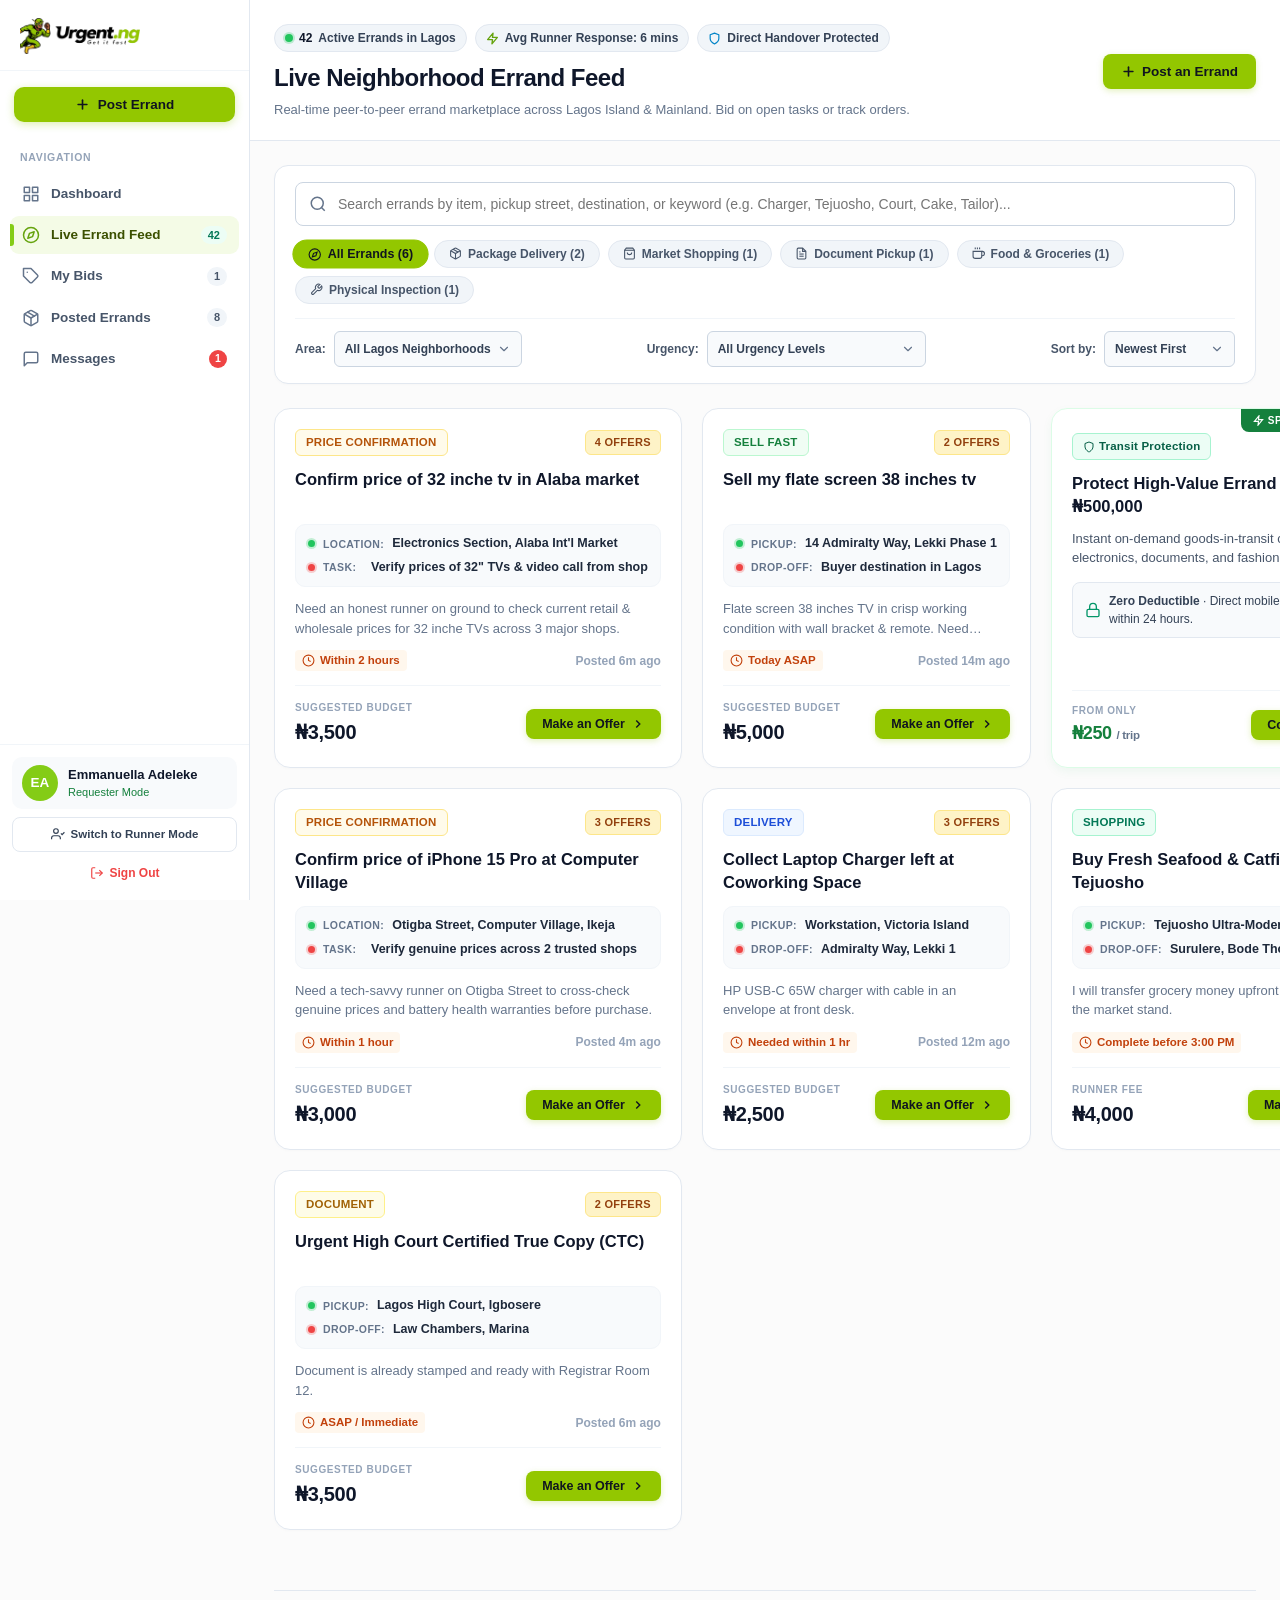
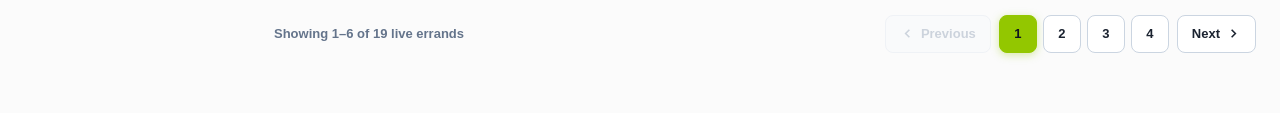
<file: discovery.html>
<!DOCTYPE html>
<html lang="en">
<head>
  <meta charset="UTF-8">
  <meta name="viewport" content="width=device-width, initial-scale=1.0">
  <title>Discovery Feed — Urgent.ng | Live Neighborhood Errands & Requests</title>
  <meta name="description" content="Browse live errands in Lagos and across Nigeria. Find nearby tasks to run, submit price bids, or track your posted errands in real-time.">
  <link rel="stylesheet" href="styles.css?v=2.5">
  <link rel="icon" type="image/svg+xml" href="favicon.svg">
  <link rel="alternate icon" type="image/x-icon" href="favicon.ico">
  <style>
    /* Scoped Discovery Page Styling matching user's exact specification */
    :root {
      --cn-green-500: #93c700;
      --cn-green-600: #80ad00;
      --cn-green-700: #668a00;
    }

    .instant-grid-2 {
      display: grid !important;
      grid-template-columns: repeat(2, minmax(0, 1fr)) !important;
      gap: 16px !important;
    }
    .instant-grid-2 > * {
      min-width: 0 !important;
      width: 100% !important;
    }
    @media (max-width: 820px) {
      .instant-grid-2 {
        grid-template-columns: 1fr !important;
      }
    }

    .discovery-page-wrapper {
      background-color: #f8fafc;
      min-height: 100vh;
      display: flex;
      flex-direction: column;
      font-family: var(--font-family);
    }

    .discovery-header {
      background: #ffffff;
      border-bottom: 1px solid #e2e8f0;
      position: sticky;
      top: 0;
      z-index: 100;
      box-shadow: 0 1px 3px rgba(0, 0, 0, 0.02);
    }

    .discovery-nav-row {
      display: flex;
      align-items: center;
      justify-content: space-between;
      height: 70px;
      gap: 16px;
    }

    .user-profile-badge {
      display: flex;
      align-items: center;
      gap: 10px;
      padding: 5px 12px;
      background: #f1f5f9;
      border: 1px solid #e2e8f0;
      border-radius: var(--radius-full);
      font-size: 13px;
    }

    .user-avatar {
      width: 30px;
      height: 30px;
      border-radius: 50%;
      background: #93c700;
      color: #ffffff;
      font-weight: 700;
      display: flex;
      align-items: center;
      justify-content: center;
      font-size: 11px;
    }

    .user-role-pill {
      font-size: 10px;
      font-weight: 700;
      text-transform: uppercase;
      padding: 2px 6px;
      border-radius: var(--radius-full);
      background: #ecfdf5;
      color: #065f46;
      letter-spacing: 0.5px;
    }

    /* Sub-header Banner */
    .discovery-hero-bar {
      background: #ffffff;
      border-bottom: 1px solid #e2e8f0;
      padding: 24px 0 20px;
    }

    .hero-stat-pill {
      display: inline-flex;
      align-items: center;
      gap: 6px;
      padding: 4px 10px;
      background: #f1f5f9;
      border: 1px solid #e2e8f0;
      border-radius: var(--radius-full);
      font-size: 12px;
      color: #334155;
      font-weight: 600;
    }

    /* Filters Bar */
    .discovery-controls-card {
      background: #ffffff;
      border: 1px solid #e2e8f0;
      border-radius: 14px;
      padding: 16px 20px;
      margin: 24px 0;
      box-shadow: 0 1px 3px rgba(0, 0, 0, 0.02);
    }

    .search-input-box {
      position: relative;
      display: flex;
      align-items: center;
      margin-bottom: 14px;
    }

    .search-input-box svg {
      position: absolute;
      left: 14px;
      color: #94a3b8;
      pointer-events: none;
    }

    .search-field {
      width: 100%;
      height: 44px;
      padding: 0 14px 0 42px;
      background: #ffffff;
      border: 1px solid #cbd5e1;
      border-radius: 8px;
      font-size: 14px;
      color: #1e293b;
      transition: all var(--transition-fast);
    }

    .search-field:focus {
      outline: none;
      border-color: #93c700;
      box-shadow: 0 0 0 3px rgba(132, 204, 22, 0.2);
    }

    .filter-pills-row {
      display: flex;
      align-items: center;
      gap: 8px;
      flex-wrap: wrap;
      margin-bottom: 14px;
    }

    .filter-chip {
      padding: 6px 14px;
      background: #f1f5f9;
      border: 1px solid #e2e8f0;
      border-radius: 9999px;
      font-size: 12px;
      font-weight: 600;
      color: #475569;
      cursor: pointer;
      display: inline-flex;
      align-items: center;
      gap: 6px;
      transition: all var(--transition-fast);
    }

    .filter-chip:hover {
      background: #f8fafc;
      color: #0f172a;
      border-color: #cbd5e1;
    }

    .filter-chip.active {
      background-color: #93c700;
      color: #10151f;
      border-color: #93c700;
      box-shadow: none;
      font-weight: 700;
    }

    .filter-dropdowns-row {
      display: flex;
      gap: 12px;
      flex-wrap: wrap;
      align-items: center;
      justify-content: space-between;
      padding-top: 12px;
      border-top: 1px solid #f1f5f9;
    }

    .dropdown-group {
      display: flex;
      align-items: center;
      gap: 8px;
    }

    .filter-select {
      height: 36px;
      padding: 0 30px 0 10px;
      font-size: 12px;
      font-weight: 600;
      color: #334155;
      background-color: #f8fafc;
      border: 1px solid #cbd5e1;
      border-radius: 6px;
      cursor: pointer;
      appearance: none;
      -webkit-appearance: none;
      -moz-appearance: none;
      background-image: url("data:image/svg+xml,%3Csvg xmlns='http://www.w3.org/2000/svg' width='14' height='14' viewBox='0 0 24 24' fill='none' stroke='%2364748b' stroke-width='2' stroke-linecap='round' stroke-linejoin='round'%3E%3Cpolyline points='6 9 12 15 18 9'%3E%3C/polyline%3E%3C/svg%3E");
      background-repeat: no-repeat;
      background-position: right 10px center;
    }

    /* ============================================================
       3-COLUMN ERRAND CARDS GRID (EXACT FIDELITY TO SCREENSHOT)
       ============================================================ */
    .errand-feed-grid {
      display: grid;
      grid-template-columns: repeat(3, 1fr);
      gap: 20px;
      margin-bottom: 60px;
    }

    @media (max-width: 1120px) {
      .errand-feed-grid {
        grid-template-columns: repeat(2, 1fr);
      }
    }

    @media (max-width: 720px) {
      .errand-feed-grid {
        grid-template-columns: 1fr;
      }
    }

    .errand-card {
      background: #ffffff;
      border: 1px solid #e2e8f0;
      border-radius: 16px;
      padding: 20px;
      box-shadow: 0 1px 3px rgba(0, 0, 0, 0.02);
      display: flex;
      flex-direction: column;
      justify-content: space-between;
      transition: all 0.2s cubic-bezier(0.16, 1, 0.3, 1);
      cursor: pointer;
      user-select: none;
      position: relative;
    }

    .errand-card:hover {
      border-color: #cbd5e1;
      box-shadow: 0 12px 28px -6px rgba(15, 23, 42, 0.08), 0 0 0 1px #cbd5e1;
      transform: translateY(-2px);
    }

    .errand-card:hover .card-arrow-icon {
      color: #93c700;
      transform: translateX(3px);
    }

    .card-arrow-icon {
      transition: all 0.15s ease;
      color: #94a3b8;
      display: flex;
      align-items: center;
    }

    .errand-card-top {
      display: flex;
      align-items: center;
      justify-content: space-between;
      margin-bottom: 12px;
      gap: 8px;
    }

    .category-badge {
      display: inline-flex;
      align-items: center;
      gap: 5px;
      padding: 4px 10px;
      border-radius: 6px;
      font-size: 11.5px;
      font-weight: 700;
      letter-spacing: 0.2px;
    }

    .badge-delivery {
      background: #eff6ff;
      color: #1d4ed8;
      border: 1px solid #dbeafe;
    }

    .badge-shopping {
      background: #ecfdf5;
      color: #047857;
      border: 1px solid #a7f3d0;
    }

    .badge-document {
      background: #fefce8;
      color: #a16207;
      border: 1px solid #fef08a;
    }

    .badge-food {
      background: #fff7ed;
      color: #c2410c;
      border: 1px solid #ffedd5;
    }

    .badge-physical {
      background: #f8fafc;
      color: #475569;
      border: 1px solid #e2e8f0;
    }

    .badge-warning {
      background: #fffbeb;
      color: #b45309;
      border: 1px solid #fde68a;
    }

    .badge-success {
      background: #f0fdf4;
      color: #15803d;
      border: 1px solid #bbf7d0;
    }

    .offers-badge {
      display: inline-flex;
      align-items: center;
      gap: 4px;
      padding: 3px 9px;
      border-radius: 6px;
      background: #fef3c7;
      border: 1px solid #fde68a;
      color: #92400e;
      font-size: 11px;
      font-weight: 700;
      letter-spacing: 0.3px;
    }

    .errand-card-title {
      font-size: 16.5px;
      font-weight: 800;
      color: #0f172a;
      line-height: 1.38;
      margin: 0 0 12px 0;
      min-height: 44px;
      display: -webkit-box;
      -webkit-line-clamp: 2;
      -webkit-box-orient: vertical;
      overflow: hidden;
      transition: color 0.15s ease;
    }

    .errand-card:hover .errand-card-title {
      color: #15803d;
    }

    .route-info-box {
      background: #f8fafc;
      border-radius: 10px;
      padding: 10px 12px;
      margin-bottom: 12px;
      display: flex;
      flex-direction: column;
      gap: 7px;
      font-size: 12.5px;
      border: 1px solid #f1f5f9;
    }

    .route-row {
      display: flex;
      align-items: center;
      gap: 8px;
      line-height: 1.35;
    }

    .dot-indicator {
      width: 7px;
      height: 7px;
      border-radius: 50%;
      flex-shrink: 0;
    }

    .dot-green {
      background-color: #22c55e;
      box-shadow: 0 0 0 2px rgba(34, 197, 94, 0.25);
    }

    .dot-red {
      background-color: #ef4444;
      box-shadow: 0 0 0 2px rgba(239, 68, 68, 0.25);
    }

    .route-label {
      font-size: 10.5px;
      font-weight: 700;
      color: #64748b;
      text-transform: uppercase;
      letter-spacing: 0.4px;
      min-width: 40px;
      flex-shrink: 0;
    }

    .route-value {
      font-weight: 600;
      color: #1e293b;
      overflow: hidden;
      text-overflow: ellipsis;
      white-space: nowrap;
    }

    .errand-description {
      font-size: 13px;
      line-height: 1.5;
      color: #64748b;
      margin-bottom: 12px;
      min-height: 38px;
      display: -webkit-box;
      -webkit-line-clamp: 2;
      -webkit-box-orient: vertical;
      overflow: hidden;
    }

    .errand-meta-row {
      display: flex;
      align-items: center;
      justify-content: space-between;
      font-size: 12px;
      color: #94a3b8;
      font-weight: 600;
      margin-bottom: 14px;
    }

    .meta-time-left {
      display: inline-flex;
      align-items: center;
      gap: 5px;
      background: #fff7ed;
      color: #c2410c;
      padding: 2px 7px;
      border-radius: 4px;
      font-size: 11.5px;
      font-weight: 700;
    }

    .errand-card-bottom {
      border-top: 1px solid #f1f5f9;
      padding-top: 14px;
      display: flex;
      align-items: center;
      justify-content: space-between;
      gap: 12px;
    }

    .budget-subtext {
      font-size: 10px;
      font-weight: 700;
      text-transform: uppercase;
      color: #94a3b8;
      letter-spacing: 0.6px;
      margin-bottom: 2px;
    }

    .budget-price {
      font-size: 20px;
      font-weight: 800;
      color: #0f172a;
      letter-spacing: -0.3px;
    }

    .btn-card-action {
      background: #93c700;
      color: #10151f;
      font-size: 12.5px;
      font-weight: 800;
      padding: 8px 16px;
      border-radius: 8px;
      border: none;
      cursor: pointer;
      transition: all 0.15s cubic-bezier(0.16, 1, 0.3, 1);
      white-space: nowrap;
      display: inline-flex;
      align-items: center;
      gap: 6px;
      box-shadow: 0 2px 6px rgba(147, 199, 0, 0.25);
      text-decoration: none;
    }

    .btn-card-action:hover {
      background: #84cc16;
      transform: translateY(-1px);
      box-shadow: 0 4px 12px rgba(132, 204, 22, 0.35);
    }

    .btn-card-action:active {
      transform: translateY(0);
    }

    .btn-card-secondary {
      background: #ffffff;
      color: #334155;
      font-size: 12px;
      font-weight: 700;
      padding: 7px 13px;
      border-radius: 8px;
      border: 1px solid #cbd5e1;
      display: inline-flex;
      align-items: center;
      gap: 5px;
      cursor: pointer;
      transition: all 0.15s ease;
      text-decoration: none;
    }

    .btn-card-secondary:hover {
      background: #f8fafc;
      border-color: #94a3b8;
      color: #0f172a;
    }

    .btn-make-offer {
      background-color: #93c700;
      color: #10151f;
      font-size: 13px;
      font-weight: 800;
      padding: 9px 18px;
      border-radius: 8px;
      border: none;
      cursor: pointer;
      transition: all 0.15s ease;
      white-space: nowrap;
      display: inline-flex;
      align-items: center;
      justify-content: center;
      gap: 6px;
      box-shadow: 0 2px 8px rgba(147, 199, 0, 0.3);
    }

    .btn-make-offer:hover {
      background-color: #84cc16;
      transform: translateY(-1px);
      box-shadow: 0 4px 14px rgba(132, 204, 22, 0.4);
    }

    .btn-make-offer:active {
      background-color: #84b326;
      transform: translateY(0);
    }

    /* Modal for Bidding */
    .discovery-modal-backdrop {
      position: fixed;
      inset: 0;
      background: rgba(15, 23, 42, 0.65);
      backdrop-filter: blur(4px);
      z-index: 999;
      display: none;
      align-items: center;
      justify-content: center;
      padding: 20px;
    }

    .discovery-modal-backdrop.active {
      display: flex;
    }

    .discovery-modal-dialog {
      background: #ffffff;
      border-radius: 18px;
      width: 100%;
      max-width: 740px;
      max-height: 90vh;
      overflow-y: auto;
      scrollbar-width: none;
      -ms-overflow-style: none;
      padding: 30px;
      box-shadow: 0 20px 40px rgba(0, 0, 0, 0.2);
      animation: modalFadeIn 0.2s ease-out;
    }

    .discovery-modal-dialog::-webkit-scrollbar {
      display: none;
      width: 0;
      height: 0;
    }

    @keyframes modalFadeIn {
      from { opacity: 0; transform: translateY(12px) scale(0.98); }
      to { opacity: 1; transform: translateY(0) scale(1); }
    }

    /* Bid Status Banners & Filter Chips */
    .bid-status-banner {
      display: flex;
      align-items: center;
      justify-content: space-between;
      padding: 7px 12px;
      border-radius: 9px;
      margin-bottom: 12px;
      font-size: 11.5px;
      font-weight: 700;
      transition: all 0.2s ease;
    }

    .bid-status-banner.status-accepted {
      background: #ecfdf5;
      border: 1px solid #a7f3d0;
      color: #065f46;
    }

    .bid-status-banner.status-pending {
      background: #fffbeb;
      border: 1px solid #fde68a;
      color: #92400e;
    }

    .bid-status-banner.status-completed {
      background: #eff6ff;
      border: 1px solid #bfdbfe;
      color: #1e40af;
    }

    .bid-status-banner.status-declined {
      background: #f8fafc;
      border: 1px solid #e2e8f0;
      color: #64748b;
    }

    .bid-status-left {
      display: flex;
      align-items: center;
      gap: 6px;
    }

    .bid-status-dot {
      width: 8px;
      height: 8px;
      border-radius: 50%;
      display: inline-block;
      flex-shrink: 0;
    }

    .dot-pulse-green {
      background: #10b981;
      box-shadow: 0 0 0 2.5px rgba(16, 185, 129, 0.25);
    }

    .dot-pulse-amber {
      background: #f59e0b;
      box-shadow: 0 0 0 2.5px rgba(245, 158, 11, 0.25);
    }

    .dot-pulse-blue {
      background: #3b82f6;
      box-shadow: 0 0 0 2.5px rgba(59, 130, 246, 0.25);
    }

    .dot-gray {
      background: #94a3b8;
    }

    .bid-status-chip {
      padding: 7px 14px;
      border-radius: 9999px;
      font-size: 12px;
      font-weight: 700;
      border: 1px solid #e2e8f0;
      background: #f8fafc;
      color: #475569;
      cursor: pointer;
      display: inline-flex;
      align-items: center;
      gap: 6px;
      transition: all 0.15s ease;
      user-select: none;
    }

    .bid-status-chip:hover {
      background: #f1f5f9;
      border-color: #cbd5e1;
      color: #0f172a;
    }

    .bid-status-chip.active {
      background-color: #93c700;
      color: #10151f;
      border-color: #93c700;
      box-shadow: none;
      font-weight: 700;
    }

    .bid-status-chip.active .bid-status-dot {
      box-shadow: 0 0 0 2px rgba(255, 255, 255, 0.4);
    }

    /* ================= FEED PAGINATION STYLING ================= */
    .feed-pagination-container {
      display: flex;
      justify-content: space-between;
      align-items: center;
      margin-top: 36px;
      margin-bottom: 60px;
      padding-top: 24px;
      border-top: 1px solid #e2e8f0;
      gap: 16px;
      flex-wrap: wrap;
    }

    .pagination-info {
      font-size: 13px;
      font-weight: 600;
      color: #64748b;
    }

    .pagination-controls {
      display: flex;
      align-items: center;
      gap: 8px;
    }

    .pagination-btn {
      display: inline-flex;
      align-items: center;
      gap: 6px;
      height: 38px;
      padding: 0 14px;
      border-radius: var(--radius-md, 8px);
      border: 1.5px solid #cbd5e1;
      background: #ffffff;
      color: var(--cn-blue-700, #1e293b);
      font-size: 13px;
      font-weight: 700;
      cursor: pointer;
      font-family: inherit;
      transition: all var(--transition-fast, 150ms ease);
      user-select: none;
    }

    .pagination-btn:hover:not(:disabled) {
      border-color: var(--cn-green-500, #93c700);
      color: var(--cn-green-700, #668a00);
      background: var(--cn-green-50, #f4fbe6);
    }

    .pagination-btn:disabled {
      opacity: 0.45;
      cursor: not-allowed;
      border-color: #e2e8f0;
      color: #94a3b8;
      background: #f8fafc;
    }

    .pagination-pages {
      display: flex;
      align-items: center;
      gap: 6px;
    }

    .page-number-btn {
      min-width: 38px;
      height: 38px;
      padding: 0 8px;
      border-radius: var(--radius-md, 8px);
      border: 1.5px solid #cbd5e1;
      background: #ffffff;
      color: var(--cn-blue-700, #1e293b);
      font-size: 13px;
      font-weight: 700;
      cursor: pointer;
      font-family: inherit;
      display: flex;
      align-items: center;
      justify-content: center;
      transition: all var(--transition-fast, 150ms ease);
      user-select: none;
    }

    .page-number-btn:hover:not(.active) {
      border-color: var(--cn-green-500, #93c700);
      color: var(--cn-green-700, #668a00);
      background: var(--cn-green-50, #f4fbe6);
    }

    .page-number-btn.active {
      background: var(--cn-green-500, #93c700);
      border-color: var(--cn-green-500, #93c700);
      color: #10151f;
      font-weight: 800;
      box-shadow: 0 2px 8px rgba(147, 199, 0, 0.35);
      cursor: default;
    }

    .pagination-ellipsis {
      padding: 0 4px;
      color: #94a3b8;
      font-weight: 700;
      font-size: 14px;
      user-select: none;
    }

    @media (max-width: 640px) {
      .feed-pagination-container {
        flex-direction: column;
        align-items: center;
        gap: 14px;
        text-align: center;
      }
    }
  </style>
</head>
<body class="discovery-page-wrapper">

  <div class="app-layout">
    <!-- Mobile Backdrop -->
    <div class="app-sidebar-backdrop" id="appSidebarBackdrop" onclick="closeAppSidebar()"></div>

    <!-- ================= APP SIDEBAR ================= -->
    <aside class="app-sidebar" id="appSidebar">
      <!-- Header with Logo -->
      <div class="app-sidebar-header">
        <a href="index.html" class="app-sidebar-logo" title="Urgent.ng - Get it fast">
          <img src="assets/logo.png" alt="Urgent.ng">
        </a>
        <button type="button" class="app-sidebar-close-btn" onclick="closeAppSidebar()" aria-label="Close menu">
          <svg width="20" height="20" viewBox="0 0 24 24" fill="none" stroke="currentColor" stroke-width="2.5" stroke-linecap="round" stroke-linejoin="round"><line x1="18" y1="6" x2="6" y2="18"></line><line x1="6" y1="6" x2="18" y2="18"></line></svg>
        </button>
      </div>

      <!-- CTA Button -->
      <div class="app-sidebar-cta">
        <button type="button" class="app-sidebar-post-btn" onclick="openPostModal()">
          <svg width="15" height="15" viewBox="0 0 24 24" fill="none" stroke="currentColor" stroke-width="2.6" stroke-linecap="round">
            <line x1="12" y1="5" x2="12" y2="19"></line>
            <line x1="5" y1="12" x2="19" y2="12"></line>
          </svg>
          <span>Post Errand</span>
        </button>
      </div>

      <!-- Navigation Menu -->
      <nav class="app-sidebar-nav">
        <div class="app-sidebar-section-title">Navigation</div>
        <a href="requester-dashboard.html" class="app-sidebar-link" id="sideDashLink">
          <div class="app-sidebar-link-content">
            <svg class="app-sidebar-icon" viewBox="0 0 24 24" fill="none" stroke="currentColor" stroke-width="2" stroke-linecap="round" stroke-linejoin="round"><rect x="3" y="3" width="7" height="7"></rect><rect x="14" y="3" width="7" height="7"></rect><rect x="14" y="14" width="7" height="7"></rect><rect x="3" y="14" width="7" height="7"></rect></svg>
            <span>Dashboard</span>
          </div>
        </a>
        <a href="discovery.html" id="sideLiveErrands" onclick="showLiveErrands(event)" class="app-sidebar-link active">
          <div class="app-sidebar-link-content">
            <svg class="app-sidebar-icon" viewBox="0 0 24 24" fill="none" stroke="currentColor" stroke-width="2" stroke-linecap="round" stroke-linejoin="round"><circle cx="12" cy="12" r="10"></circle><polygon points="16.24 7.76 14.12 14.12 7.76 16.24 9.88 9.88 16.24 7.76"></polygon></svg>
            <span>Live Errand Feed</span>
          </div>
          <span class="app-sidebar-badge badge-green">42</span>
        </a>
        <a href="#my-bids" id="sideMyBids" onclick="showMyBids(event)" class="app-sidebar-link">
          <div class="app-sidebar-link-content">
            <svg class="app-sidebar-icon" viewBox="0 0 24 24" fill="none" stroke="currentColor" stroke-width="2" stroke-linecap="round" stroke-linejoin="round"><path d="M20.59 13.41l-7.17 7.17a2 2 0 0 1-2.83 0L2 12V2h10l8.59 8.59a2 2 0 0 1 0 2.82z"></path><line x1="7" y1="7" x2="7.01" y2="7"></line></svg>
            <span>My Bids</span>
          </div>
          <span class="app-sidebar-badge" id="sideBidsBadge">1</span>
        </a>
        <a href="#posted-errands" id="sidePostedErrands" onclick="showPostedErrands(event)" class="app-sidebar-link">
          <div class="app-sidebar-link-content">
            <svg class="app-sidebar-icon" viewBox="0 0 24 24" fill="none" stroke="currentColor" stroke-width="2" stroke-linecap="round" stroke-linejoin="round"><line x1="16.5" y1="9.4" x2="7.5" y2="4.21"></line><path d="M21 16V8a2 2 0 0 0-1-1.73l-7-4a2 2 0 0 0-2 0l-7 4A2 2 0 0 0 3 8v8a2 2 0 0 0 1 1.73l7 4a2 2 0 0 0 2 0l7-4A2 2 0 0 0 21 16z"></path><polyline points="3.27 6.96 12 12.01 20.73 6.96"></polyline><line x1="12" y1="22.08" x2="12" y2="12"></line></svg>
            <span>Posted Errands</span>
          </div>
          <span class="app-sidebar-badge" id="sidePostedBadge">8</span>
        </a>
        <a href="chat.html" class="app-sidebar-link" id="sideChatLink">
          <div class="app-sidebar-link-content">
            <svg class="app-sidebar-icon" viewBox="0 0 24 24" fill="none" stroke="currentColor" stroke-width="2" stroke-linecap="round" stroke-linejoin="round"><path d="M21 15a2 2 0 0 1-2 2H7l-4 4V5a2 2 0 0 1 2-2h14a2 2 0 0 1 2 2z"></path></svg>
            <span>Messages</span>
          </div>
          <span class="app-sidebar-badge badge-dot">1</span>
        </a>
      </nav>

      <!-- Footer Profile & Switcher -->
      <div class="app-sidebar-footer">
        <div class="app-sidebar-user-card">
          <div class="app-sidebar-user-avatar" id="sidebarAvatarText">EA</div>
          <div class="app-sidebar-user-info">
            <div class="app-sidebar-user-name" id="sidebarUserName">Emmanuella Adeleke</div>
            <div class="app-sidebar-user-role" id="sidebarUserRole">Requester Mode</div>
          </div>
        </div>
        <a href="#" id="sideSwitchModeBtn" onclick="toggleProfileModeFromSidebar(event)" class="app-sidebar-switch-mode-btn">
          <svg width="14" height="14" viewBox="0 0 24 24" fill="none" stroke="currentColor" stroke-width="2"><path d="M16 21v-2a4 4 0 0 0-4-4H5a4 4 0 0 0-4 4v2"></path><circle cx="8.5" cy="7" r="4"></circle><polyline points="17 11 19 13 23 9"></polyline></svg>
          <span id="sideSwitchModeLabel">Switch to Runner Mode</span>
        </a>
        <a href="login.html" class="app-sidebar-signout-link">
          <svg width="14" height="14" viewBox="0 0 24 24" fill="none" stroke="currentColor" stroke-width="2"><path d="M9 21H5a2 2 0 0 1-2-2V5a2 2 0 0 1 2-2h4"></path><polyline points="16 17 21 12 16 7"></polyline><line x1="21" y1="12" x2="9" y2="12"></line></svg>
          <span>Sign Out</span>
        </a>
      </div>
    </aside>

    <!-- Main Content Area -->
    <div class="app-main-content">
      <!-- Mobile Topbar (<992px) -->
      <header class="app-mobile-topbar">
        <button type="button" class="app-mobile-hamburger" onclick="toggleAppSidebar()" aria-label="Open sidebar menu">
          <svg width="22" height="22" viewBox="0 0 24 24" fill="none" stroke="currentColor" stroke-width="2.5" stroke-linecap="round"><line x1="3" y1="12" x2="21" y2="12"></line><line x1="3" y1="6" x2="21" y2="6"></line><line x1="3" y1="18" x2="21" y2="18"></line></svg>
        </button>
        <a href="index.html" style="display:inline-flex; align-items:center;">
          <img src="assets/logo.png" alt="Urgent.ng" style="height:28px;">
        </a>
        <a href="chat.html" style="color:#334155; position:relative; padding:6px; display:inline-flex; align-items:center;">
          <svg width="20" height="20" viewBox="0 0 24 24" fill="none" stroke="currentColor" stroke-width="2"><path d="M21 15a2 2 0 0 1-2 2H7l-4 4V5a2 2 0 0 1 2-2h14a2 2 0 0 1 2 2z"></path></svg>
          <span style="position:absolute; top:3px; right:3px; width:7px; height:7px; background:#ef4444; border-radius:50%;"></span>
        </a>
      </header>

      <!-- ================= DISCOVERY HERO HEADER ================= -->
      <section class="discovery-hero-bar">
    <div class="container">
      <div style="display:flex; justify-content:space-between; align-items:center; flex-wrap:wrap; gap:16px;">
        <div>
          <div style="display:flex; align-items:center; gap:8px; margin-bottom:8px; flex-wrap:wrap;">
            <span class="hero-stat-pill">
              <span style="width:8px; height:8px; background:#22c55e; border-radius:50%; display:inline-block; box-shadow:0 0 0 2px rgba(34,197,94,0.25);"></span>
              <strong id="activeCountDisplay" style="color:#0f172a;">42</strong> Active Errands in Lagos
            </span>
            <span class="hero-stat-pill hide-mobile">
              <svg width="13" height="13" viewBox="0 0 24 24" fill="none" stroke="#65a30d" stroke-width="2.5" stroke-linecap="round" stroke-linejoin="round"><polygon points="13 2 3 14 12 14 11 22 21 10 12 10 13 2"></polygon></svg>
              <span>Avg Runner Response: 6 mins</span>
            </span>
            <span class="hero-stat-pill hide-mobile">
              <svg width="13" height="13" viewBox="0 0 24 24" fill="none" stroke="#0284c7" stroke-width="2.2" stroke-linecap="round" stroke-linejoin="round"><path d="M12 22s8-4 8-10V5l-8-3-8 3v7c0 6 8 10 8 10z"></path></svg>
              <span>Direct Handover Protected</span>
            </span>
          </div>
          <h1 style="font-size:24px; font-weight:800; letter-spacing:-0.5px; margin:0 0 4px 0; color:#0f172a;" id="feedHeroHeadline">
            Live Neighborhood Errand Feed
          </h1>
          <p style="font-size:13px; color:#64748b; margin:0; line-height:1.5;" id="feedHeroSubtitle">
            Real-time peer-to-peer errand marketplace across Lagos Island & Mainland. Bid on open tasks or track orders.
          </p>
        </div>

        <div class="hide-mobile">
          <button type="button" class="btn-card-action" onclick="openPostModal()" style="padding:10px 18px; font-size:13.5px;">
            <svg width="15" height="15" viewBox="0 0 24 24" fill="none" stroke="currentColor" stroke-width="2.6" stroke-linecap="round"><line x1="12" y1="5" x2="12" y2="19"></line><line x1="5" y1="12" x2="19" y2="12"></line></svg>
            <span>Post an Errand</span>
          </button>
        </div>
      </div>
    </div>
  </section>

  <!-- ================= DISCOVERY CONTROLS & CARDS ================= -->
  <main style="flex:1;">
    <div class="container">
      
      <!-- Filter & Search Controls -->
      <div class="discovery-controls-card">
        <div class="search-input-box">
          <svg width="18" height="18" viewBox="0 0 24 24" fill="none" stroke="#64748b" stroke-width="2"><circle cx="11" cy="11" r="8"></circle><line x1="21" y1="21" x2="16.65" y2="16.65"></line></svg>
          <input type="text" id="feedSearchInput" class="search-field" placeholder="Search errands by item, pickup street, destination, or keyword (e.g. Charger, Tejuosho, Court, Cake, Tailor)..." oninput="applyFilters()">
        </div>

        <!-- Bid Status Filter (Quick Filter in My Bids) -->
        <div class="filter-pills-row" id="bidStatusChipsContainer" style="display:none; margin-bottom:14px;">
          <button class="bid-status-chip active" data-status="all" onclick="selectBidStatusFilter('all', this)">
            All Bids (<span id="statusCountAll">0</span>)
          </button>
          <button class="bid-status-chip" data-status="accepted" onclick="selectBidStatusFilter('accepted', this)">
            <span class="bid-status-dot dot-pulse-green"></span> Accepted / Active (<span id="statusCountAccepted">0</span>)
          </button>
          <button class="bid-status-chip" data-status="pending" onclick="selectBidStatusFilter('pending', this)">
            <span class="bid-status-dot dot-pulse-amber"></span> Pending Review (<span id="statusCountPending">0</span>)
          </button>
          <button class="bid-status-chip" data-status="completed" onclick="selectBidStatusFilter('completed', this)">
            <span class="bid-status-dot dot-pulse-blue"></span> Completed (<span id="statusCountCompleted">0</span>)
          </button>
          <button class="bid-status-chip" data-status="declined" onclick="selectBidStatusFilter('declined', this)">
            <span class="bid-status-dot dot-gray"></span> Declined / Outbid (<span id="statusCountDeclined">0</span>)
          </button>
        </div>

        <!-- Posted Errand Status Filter (Quick Filter in Posted Errands) -->
        <div class="filter-pills-row" id="postedStatusChipsContainer" style="display:none; margin-bottom:14px;">
          <button class="bid-status-chip active" data-status="all" onclick="selectPostedStatusFilter('all', this)">
            All Posted (<span id="postedStatusCountAll">0</span>)
          </button>
          <button class="bid-status-chip" data-status="open" onclick="selectPostedStatusFilter('open', this)">
            <span class="bid-status-dot dot-pulse-green"></span> Open for Offers (<span id="postedStatusCountOpen">0</span>)
          </button>
          <button class="bid-status-chip" data-status="in-progress" onclick="selectPostedStatusFilter('in-progress', this)">
            <span class="bid-status-dot dot-pulse-blue"></span> In Progress (<span id="postedStatusCountInProgress">0</span>)
          </button>
          <button class="bid-status-chip" data-status="awaiting-review" onclick="selectPostedStatusFilter('awaiting-review', this)">
            <span class="bid-status-dot dot-pulse-amber"></span> Awaiting Review (<span id="postedStatusCountAwaiting">0</span>)
          </button>
          <button class="bid-status-chip" data-status="completed" onclick="selectPostedStatusFilter('completed', this)">
            <span class="bid-status-dot dot-pulse-green"></span> Completed & Paid (<span id="postedStatusCountCompleted">0</span>)
          </button>
          <button class="bid-status-chip" data-status="cancelled" onclick="selectPostedStatusFilter('cancelled', this)">
            <span class="bid-status-dot dot-gray"></span> Cancelled (<span id="postedStatusCountCancelled">0</span>)
          </button>
        </div>

        <!-- Category Pills Filter -->
        <div class="filter-pills-row" id="categoryChipsContainer">
          <button class="filter-chip active" data-cat="all" onclick="selectFilterCategory('all', this)">
            <svg width="13" height="13" viewBox="0 0 24 24" fill="none" stroke="currentColor" stroke-width="2"><circle cx="12" cy="12" r="10"></circle><polygon points="16.24 7.76 14.12 14.12 7.76 16.24 9.88 9.88 16.24 7.76"></polygon></svg>
            <span>All Errands (<span id="catCountAll">6</span>)</span>
          </button>
          <button class="filter-chip" data-cat="DELIVERY" onclick="selectFilterCategory('DELIVERY', this)">
            <svg width="13" height="13" viewBox="0 0 24 24" fill="none" stroke="currentColor" stroke-width="2"><line x1="16.5" y1="9.4" x2="7.5" y2="4.21"></line><path d="M21 16V8a2 2 0 0 0-1-1.73l-7-4a2 2 0 0 0-2 0l-7 4A2 2 0 0 0 3 8v8a2 2 0 0 0 1 1.73l7 4a2 2 0 0 0 2 0l7-4A2 2 0 0 0 21 16z"></path><polyline points="3.27 6.96 12 12.01 20.73 6.96"></polyline><line x1="12" y1="22.08" x2="12" y2="12"></line></svg>
            <span>Package Delivery (<span id="catCountDelivery">2</span>)</span>
          </button>
          <button class="filter-chip" data-cat="SHOPPING" onclick="selectFilterCategory('SHOPPING', this)">
            <svg width="13" height="13" viewBox="0 0 24 24" fill="none" stroke="currentColor" stroke-width="2"><path d="M6 2L3 6v14a2 2 0 0 0 2 2h14a2 2 0 0 0 2-2V6l-3-4z"></path><line x1="3" y1="6" x2="21" y2="6"></line><path d="M16 10a4 4 0 0 1-8 0"></path></svg>
            <span>Market Shopping (<span id="catCountShopping">1</span>)</span>
          </button>
          <button class="filter-chip" data-cat="DOCUMENT" onclick="selectFilterCategory('DOCUMENT', this)">
            <svg width="13" height="13" viewBox="0 0 24 24" fill="none" stroke="currentColor" stroke-width="2"><path d="M14 2H6a2 2 0 0 0-2 2v16a2 2 0 0 0 2 2h12a2 2 0 0 0 2-2V8z"></path><polyline points="14 2 14 8 20 8"></polyline><line x1="16" y1="13" x2="8" y2="13"></line><line x1="16" y1="17" x2="8" y2="17"></line><polyline points="10 9 9 9 8 9"></polyline></svg>
            <span>Document Pickup (<span id="catCountDocument">1</span>)</span>
          </button>
          <button class="filter-chip" data-cat="FOOD" onclick="selectFilterCategory('FOOD', this)">
            <svg width="13" height="13" viewBox="0 0 24 24" fill="none" stroke="currentColor" stroke-width="2"><path d="M18 8h1a4 4 0 0 1 0 8h-1"></path><path d="M2 8h16v9a4 4 0 0 1-4 4H6a4 4 0 0 1-4-4V8z"></path><line x1="6" y1="1" x2="6" y2="4"></line><line x1="10" y1="1" x2="10" y2="4"></line><line x1="14" y1="1" x2="14" y2="4"></line></svg>
            <span>Food & Groceries (<span id="catCountFood">1</span>)</span>
          </button>
          <button class="filter-chip" data-cat="PHYSICAL" onclick="selectFilterCategory('PHYSICAL', this)">
            <svg width="13" height="13" viewBox="0 0 24 24" fill="none" stroke="currentColor" stroke-width="2"><path d="M14.7 6.3a1 1 0 0 0 0 1.4l1.6 1.6a1 1 0 0 0 1.4 0l3.77-3.77a6 6 0 0 1-7.94 7.94l-6.91 6.91a2.12 2.12 0 0 1-3-3l6.91-6.91a6 6 0 0 1 7.94-7.94l-3.76 3.76z"></path></svg>
            <span>Physical Inspection (<span id="catCountPhysical">1</span>)</span>
          </button>
        </div>

        <!-- Secondary Filters -->
        <div class="filter-dropdowns-row" id="secondaryFiltersRow">
          <div class="dropdown-group">
            <label style="font-size:12px; font-weight:700; color:#475569;">Area:</label>
            <select id="areaFilterSelect" class="filter-select" onchange="applyFilters()">
              <option value="all">All Lagos Neighborhoods</option>
              <option value="Victoria Island">Victoria Island / Lekki</option>
              <option value="Yaba">Yaba / Surulere</option>
              <option value="Marina">Marina / Lagos Island</option>
              <option value="Ikeja">Ikeja / Magodo</option>
              <option value="Ojodu">Ojodu / Berger</option>
            </select>
          </div>

          <div class="dropdown-group">
            <label style="font-size:12px; font-weight:700; color:#475569;">Urgency:</label>
            <select id="urgencyFilterSelect" class="filter-select" onchange="applyFilters()">
              <option value="all">All Urgency Levels</option>
              <option value="1hr">Immediate / Needed within 1 hr</option>
              <option value="today">Today / Afternoon Delivery</option>
            </select>
          </div>

          <div class="dropdown-group">
            <label style="font-size:12px; font-weight:700; color:#475569;">Sort by:</label>
            <select id="sortFilterSelect" class="filter-select" onchange="applyFilters()">
              <option value="newest">Newest First</option>
              <option value="budget-high">Highest Budget</option>
              <option value="budget-low">Lowest Budget</option>
              <option value="offers">Most Offers</option>
            </select>
          </div>
        </div>
      </div>

      <!-- ================= 3-COLUMN ERRAND CARDS GRID ================= -->
      <div class="errand-feed-grid" id="errandFeedGrid">
        <!-- Dynamically rendered via JS -->
      </div>

      <!-- Empty State -->
      <div id="feedEmptyState" style="display:none; text-align:center; padding:54px 24px; background:#fff; border-radius:16px; border:1px dashed #cbd5e1; margin-bottom:60px;">
        <div style="width:56px; height:56px; margin:0 auto 16px; background:#f1f5f9; border-radius:50%; display:flex; align-items:center; justify-content:center; color:#64748b;">
          <svg width="26" height="26" viewBox="0 0 24 24" fill="none" stroke="currentColor" stroke-width="2"><circle cx="11" cy="11" r="8"></circle><line x1="21" y1="21" x2="16.65" y2="16.65"></line></svg>
        </div>
        <h3 style="font-size:18px; font-weight:700; color:#1e293b; margin-bottom:6px;">No matching errands found</h3>
        <p style="font-size:13px; color:#64748b; max-width:380px; margin:0 auto 16px;">
          Try adjusting your search query, selecting another category, or resetting filters.
        </p>
        <button class="btn btn-secondary btn-sm" onclick="resetAllFilters()">Reset All Filters</button>
      </div>

      <!-- ================= PAGINATION COMPONENT ================= -->
      <div class="feed-pagination-container" id="feedPaginationContainer">
        <div class="pagination-info" id="paginationInfo">Showing 1–6 of 16 live errands</div>
        <div class="pagination-controls" id="paginationControls">
          <button type="button" class="pagination-btn pagination-prev" id="paginationPrevBtn" onclick="changePage(currentPage - 1)">
            <svg width="15" height="15" viewBox="0 0 24 24" fill="none" stroke="currentColor" stroke-width="2.5"><polyline points="15 18 9 12 15 6"></polyline></svg>
            <span>Previous</span>
          </button>
          <div class="pagination-pages" id="paginationPages"></div>
          <button type="button" class="pagination-btn pagination-next" id="paginationNextBtn" onclick="changePage(currentPage + 1)">
            <span>Next</span>
            <svg width="15" height="15" viewBox="0 0 24 24" fill="none" stroke="currentColor" stroke-width="2.5"><polyline points="9 18 15 12 9 6"></polyline></svg>
          </button>
        </div>
      </div>

    </div>
  </main>
    </div><!-- /.app-main-content -->
  </div><!-- /.app-layout -->

  <!-- ================= SUBMIT BID MODAL (MAKE AN OFFER) ================= -->
  <div class="discovery-modal-backdrop" id="bidModalBackdrop" onclick="closeBidModal(event)">
    <div class="discovery-modal-dialog" onclick="event.stopPropagation()">
      <div style="display:flex; justify-content:space-between; align-items:center; margin-bottom:16px;">
        <h3 style="font-size:18px; font-weight:800; color:#0f172a; margin:0;">Make an Offer</h3>
        <button type="button" onclick="closeBidModal()" style="font-size:22px; color:#94a3b8; line-height:1; background:none; border:none; cursor:pointer;">&times;</button>
      </div>

      <div style="background:#f8fafc; border:1px solid #e2e8f0; padding:12px 14px; border-radius:10px; margin-bottom:16px;">
        <div style="font-size:10px; font-weight:700; color:#94a3b8; text-transform:uppercase; letter-spacing:0.5px;">Errand Task</div>
        <div style="font-weight:800; font-size:14px; color:#0f172a; margin-top:2px;" id="modalBidTaskTitle">Task Title Here</div>
        <div style="font-size:12px; color:#475569; margin-top:4px;" id="modalBidTaskRoute">Route info</div>
      </div>

      <form id="runnerBidForm" onsubmit="handleRunnerBidSubmit(event)">
        <input type="hidden" id="modalBidErrandId">

        <div style="margin-bottom:14px;">
          <label style="display:block; font-size:12px; font-weight:700; color:#1e293b; margin-bottom:4px;">
            Your Offer Amount (₦) *
          </label>
          <input type="number" id="modalBidAmount" class="search-field" style="padding-left:14px;" required placeholder="e.g. 3500">
        </div>

        <div style="display:grid; grid-template-columns:1fr 1fr; gap:12px; margin-bottom:14px;">
          <div>
            <label style="display:block; font-size:12px; font-weight:700; color:#1e293b; margin-bottom:4px;">
              Ready by (ETA) *
            </label>
            <select id="modalBidEta" class="filter-select" style="width:100%; height:44px;">
              <option value="15-20 mins">15 – 20 mins (Express)</option>
              <option value="30 mins" selected>Within 30 mins</option>
              <option value="45 mins">45 mins</option>
              <option value="1 hour">Within 1 hour</option>
            </select>
          </div>
          <div>
            <label style="display:block; font-size:12px; font-weight:700; color:#1e293b; margin-bottom:4px;">
              Transport *
            </label>
            <select id="modalBidTransport" class="filter-select" style="width:100%; height:44px;">
              <option value="Motorcycle" selected>Motorcycle / Dispatch</option>
              <option value="Car">Car / Sedan</option>
              <option value="Bicycle">Bicycle</option>
              <option value="On Foot">Neighborhood / On Foot</option>
            </select>
          </div>
        </div>

        <div style="margin-bottom:18px;">
          <label style="display:block; font-size:12px; font-weight:700; color:#1e293b; margin-bottom:4px;">
            Message to Requester (Optional)
          </label>
          <input type="text" id="modalBidNote" class="search-field" style="padding-left:14px;" placeholder="e.g. I am in the area right now, ready to pick up immediately.">
        </div>

        <div style="display:flex; gap:10px;">
          <button type="button" onclick="closeBidModal()" style="flex:1; padding:10px; border:1px solid #cbd5e1; border-radius:8px; font-size:13px; font-weight:700; color:#475569; background:#fff; cursor:pointer;">Cancel</button>
          <button type="submit" class="btn-make-offer" style="flex:2; padding:10px;">Submit Offer &rarr;</button>
        </div>
      </form>
    </div>
  </div>

  <!-- ================= POST ERRAND MODAL ================= -->
  <div class="discovery-modal-backdrop" id="postModalBackdrop" onclick="closePostModal(event)">
    <div class="discovery-modal-dialog" onclick="event.stopPropagation()">
      <div style="display:flex; justify-content:space-between; align-items:center; margin-bottom:16px;">
        <h3 style="font-size:18px; font-weight:800; color:#0f172a; margin:0;">Post an Errand</h3>
        <button type="button" onclick="closePostModal()" style="font-size:22px; color:#94a3b8; line-height:1; background:none; border:none; cursor:pointer;">&times;</button>
      </div>

      <form id="discoveryPostForm" onsubmit="handleDiscoveryPostSubmit(event)" style="display:flex; flex-direction:column; gap:16px;">
        <!-- Row 1 (Top): Your Estimated Budget (₦) -->
        <div class="instant-budget-top">
          <div class="instant-label-row">
            <label class="instant-label" for="newErrandBudget">Your Estimated Budget (₦) <span class="req">*</span></label>
            <span class="instant-optional-hint" style="color:#15803d; font-weight:700; display:inline-flex; align-items:center; gap:4px;">
              <svg width="12" height="12" viewBox="0 0 24 24" fill="none" stroke="currentColor" stroke-width="2.5"><polyline points="20 6 9 17 4 12"></polyline></svg>
              Pay directly on delivery
            </span>
          </div>
          <div class="instant-budget-top-grid">
            <div class="budget-presets-pills">
              <button type="button" class="budget-pill" onclick="selectDiscoveryModalBudget(2000, this)">₦2,000</button>
              <button type="button" class="budget-pill active" onclick="selectDiscoveryModalBudget(3500, this)">₦3,500</button>
              <button type="button" class="budget-pill" onclick="selectDiscoveryModalBudget(5000, this)">₦5,000</button>
              <button type="button" class="budget-pill" onclick="selectDiscoveryModalBudget(8000, this)">₦8,000</button>
            </div>
            <div class="budget-custom-input">
              <span>₦</span>
              <input type="number" id="newErrandBudget" value="3500" min="500" step="100" placeholder="Custom amount" oninput="document.querySelectorAll('#postModalBackdrop .budget-pill').forEach(b => b.classList.remove('active'))" required>
            </div>
          </div>
        </div>

        <!-- Row 2: What needs to be done? (Full Width) -->
        <div class="instant-form-group">
          <label class="instant-label" for="newErrandTitle">What needs to be done? <span class="req">*</span></label>
          <div class="instant-input-wrapper">
            <svg width="20" height="20" viewBox="0 0 24 24" fill="none" stroke="currentColor" stroke-width="2" class="input-icon"><circle cx="12" cy="12" r="10"></circle><polyline points="12 6 12 12 16 14"></polyline></svg>
            <input type="text" id="newErrandTitle" class="instant-input" placeholder="e.g. Deliver Package to Victoria Island" required>
          </div>
        </div>

        <!-- Row 3: Pickup & Drop-off Location (2 Columns) -->
        <div class="instant-grid-2">
          <div class="instant-form-group">
            <label class="instant-label" for="newErrandPickup">Pickup Location <span class="req">*</span></label>
            <div class="instant-input-wrapper">
              <svg width="18" height="18" viewBox="0 0 24 24" fill="none" stroke="currentColor" stroke-width="2" class="input-icon"><path d="M21 10c0 7-9 13-9 13s-9-6-9-13a9 9 0 0 1 18 0z"></path><circle cx="12" cy="10" r="3"></circle></svg>
              <input type="text" id="newErrandPickup" class="instant-input" placeholder="e.g. Lekki Phase 1" required>
            </div>
          </div>

          <div class="instant-form-group">
            <label class="instant-label" for="newErrandDest">Drop-off Location <span class="req">*</span></label>
            <div class="instant-input-wrapper">
              <svg width="18" height="18" viewBox="0 0 24 24" fill="none" stroke="currentColor" stroke-width="2" class="input-icon"><polygon points="3 11 22 2 13 21 11 13 3 11"></polygon></svg>
              <input type="text" id="newErrandDest" class="instant-input" placeholder="e.g. Victoria Island" required>
            </div>
          </div>
        </div>

        <!-- Row 4: Category & When do you need it? (2 Columns) -->
        <div class="instant-grid-2">
          <div class="instant-form-group">
            <label class="instant-label" for="newErrandCategory">Errand Category <span class="req">*</span></label>
            <div class="instant-input-wrapper">
              <svg width="18" height="18" viewBox="0 0 24 24" fill="none" stroke="currentColor" stroke-width="2" class="input-icon"><rect x="3" y="3" width="7" height="7"></rect><rect x="14" y="3" width="7" height="7"></rect><rect x="14" y="14" width="7" height="7"></rect><rect x="3" y="14" width="7" height="7"></rect></svg>
              <select id="newErrandCategory" class="instant-select" required>
                <option value="PRICE CONFIRMATION" selected>Price Confirmation</option>
                <option value="SELL FAST">Sell Fast</option>
                <option value="DELIVERY">Package Delivery</option>
                <option value="SHOPPING">Market Shopping</option>
                <option value="DOCUMENT">Document Pickup</option>
                <option value="FOOD">Food / Groceries</option>
                <option value="PHYSICAL">Physical / Inspection</option>
              </select>
            </div>
          </div>

          <div class="instant-form-group">
            <label class="instant-label" for="newErrandUrgency">When do you need it?</label>
            <div class="instant-input-wrapper">
              <svg width="18" height="18" viewBox="0 0 24 24" fill="none" stroke="currentColor" stroke-width="2" class="input-icon"><polygon points="13 2 3 14 12 14 11 22 21 10 12 10 13 2"></polygon></svg>
              <select id="newErrandUrgency" class="instant-select">
                <option value="Needed within 1 hr" selected>Express (Needed within 1 hr)</option>
                <option value="Complete before 3:00 PM">Fast (Before 3:00 PM)</option>
                <option value="ASAP / Immediate">ASAP / Immediate</option>
                <option value="Before 5:00 PM today">Flexible (Before 5:00 PM today)</option>
              </select>
            </div>
          </div>
        </div>

        <!-- Row 5: Description & Details (Full Width) -->
        <div class="instant-form-group">
          <div class="instant-label-row">
            <label class="instant-label" for="newErrandDesc">Errand Description & Details</label>
            <span class="instant-optional-hint">Optional</span>
          </div>
          <div class="instant-input-wrapper instant-textarea-wrapper">
            <svg width="18" height="18" viewBox="0 0 24 24" fill="none" stroke="currentColor" stroke-width="2" class="input-icon textarea-icon"><path d="M14 2H6a2 2 0 0 0-2 2v16a2 2 0 0 0 2 2h12a2 2 0 0 0 2-2V8z"></path><polyline points="14 2 14 8 20 8"></polyline><line x1="16" y1="13" x2="8" y2="13"></line><line x1="16" y1="17" x2="8" y2="17"></line><polyline points="10 9 9 9 8 9"></polyline></svg>
            <textarea id="newErrandDesc" class="instant-input instant-textarea" rows="3" placeholder="Special instructions, gate codes, contact person..."></textarea>
          </div>
        </div>

        <!-- Row 6: Broadcast Errand to Runners (Aligned to the Right) -->
        <div class="instant-submit-row" style="display:flex; justify-content:space-between; align-items:center; width:100%; padding-top:14px; border-top:1px solid #e2e8f0;">
          <button type="button" onclick="closePostModal()" style="padding:10px 18px; border:1px solid #cbd5e1; border-radius:8px; font-size:13px; font-weight:700; color:#475569; background:#fff; cursor:pointer;">Cancel</button>
          <button type="submit" class="btn btn-primary btn-xl btn-instant-submit" style="margin-left:auto; width:auto;">
            <svg width="20" height="20" viewBox="0 0 24 24" fill="none" stroke="currentColor" stroke-width="2.5"><polygon points="3 11 22 2 13 21 11 13 3 11"></polygon></svg>
            Broadcast Errand to Runners
          </button>
        </div>

        <!-- Row 7: Trust Bar Footer inside Modal -->
        <div class="instant-card-trust-footer">
          <div class="trust-point">
            <svg width="36" height="36" viewBox="0 0 24 24" fill="none" stroke="currentColor" stroke-width="1.75"><path d="M12 22s8-4 8-10V5l-8-3-8 3v7c0 6 8 10 8 10z"></path></svg>
            <span><strong>Pay on Delivery:</strong> Inspect your items and receipts before paying</span>
          </div>
          <div class="trust-point">
            <svg width="36" height="36" viewBox="0 0 24 24" fill="none" stroke="currentColor" stroke-width="1.75"><polygon points="12 2 15.09 8.26 22 9.27 17 14.14 18.18 21.02 12 17.77 5.82 21.02 7 14.14 2 9.27 8.91 8.26 12 2"></polygon></svg>
            <span><strong>Community Ratings:</strong> Choose runners based on real peer reviews</span>
          </div>
          <div class="trust-point">
            <svg width="36" height="36" viewBox="0 0 24 24" fill="none" stroke="currentColor" stroke-width="1.75"><circle cx="12" cy="12" r="10"></circle><polyline points="12 6 12 12 16 14"></polyline></svg>
            <span><strong>&lt; 8 mins:</strong> Average time to receive competitive price bids</span>
          </div>
        </div>
      </form>
    </div>
  </div>

  <!-- Toast Notification Container -->
  <div id="toastContainer" style="position:fixed; bottom:24px; right:24px; z-index:9999; display:flex; flex-direction:column; gap:8px;"></div>

  <!-- ================= SCRIPT LOGIC ================= -->
  <script>
    // EXPANDED DATASET WITH REALISTIC ERRANDS
    let errands = [
      {
        id: 'ER-00A',
        category: 'PRICE CONFIRMATION',
        badgeClass: 'badge-warning',
        offersCount: 4,
        title: 'Confirm price of 32 inche tv in Alaba market',
        pickupLabel: 'Location:',
        pickupVal: 'Electronics Section, Alaba Int\'l Market',
        dropLabel: 'Task:',
        dropVal: 'Verify prices of 32" TVs & video call from shop',
        desc: 'Need an honest runner on ground to check current retail & wholesale prices for 32 inche TVs across 3 major shops.',
        metaTime: 'Within 2 hours',
        postedAgo: 'Posted 6m ago',
        priceType: 'SUGGESTED BUDGET',
        price: 3500,
        area: 'Alaba / Ojo'
      },
      {
        id: 'ER-00B',
        category: 'SELL FAST',
        badgeClass: 'badge-success',
        offersCount: 2,
        title: 'Sell my flate screen 38 inches tv',
        pickupLabel: 'Pickup:',
        pickupVal: '14 Admiralty Way, Lekki Phase 1',
        dropLabel: 'Drop-off:',
        dropVal: 'Buyer destination in Lagos',
        desc: 'Flate screen 38 inches TV in crisp working condition with wall bracket & remote. Need trusted runner to inspect and deliver to buyer with safe payment on delivery.',
        metaTime: 'Today ASAP',
        postedAgo: 'Posted 14m ago',
        priceType: 'SUGGESTED BUDGET',
        price: 5000,
        area: 'Lekki / Victoria Island'
      },
      {
        id: 'ER-00C',
        category: 'PRICE CONFIRMATION',
        badgeClass: 'badge-warning',
        offersCount: 3,
        title: 'Confirm price of iPhone 15 Pro at Computer Village',
        pickupLabel: 'Location:',
        pickupVal: 'Otigba Street, Computer Village, Ikeja',
        dropLabel: 'Task:',
        dropVal: 'Verify genuine prices across 2 trusted shops',
        desc: 'Need a tech-savvy runner on Otigba Street to cross-check genuine prices and battery health warranties before purchase.',
        metaTime: 'Within 1 hour',
        postedAgo: 'Posted 4m ago',
        priceType: 'SUGGESTED BUDGET',
        price: 3000,
        area: 'Ikeja / Computer Village'
      },
      {
        id: 'ER-01',
        category: 'DELIVERY',
        badgeClass: 'badge-delivery',
        offersCount: 3,
        title: 'Collect Laptop Charger left at Coworking Space',
        pickupLabel: 'Pickup:',
        pickupVal: 'Workstation, Victoria Island',
        dropLabel: 'Drop-off:',
        dropVal: 'Admiralty Way, Lekki 1',
        desc: 'HP USB-C 65W charger with cable in an envelope at front desk.',
        metaTime: 'Needed within 1 hr',
        postedAgo: 'Posted 12m ago',
        priceType: 'SUGGESTED BUDGET',
        price: 2500,
        area: 'Victoria Island'
      },
      {
        id: 'ER-02',
        category: 'SHOPPING',
        badgeClass: 'badge-shopping',
        offersCount: 5,
        title: 'Buy Fresh Seafood & Catfish from Tejuosho',
        pickupLabel: 'Pickup:',
        pickupVal: 'Tejuosho Ultra-Modern Market, Yaba',
        dropLabel: 'Drop-off:',
        dropVal: 'Surulere, Bode Thomas',
        desc: 'I will transfer grocery money upfront once runner is at the market stand.',
        metaTime: 'Complete before 3:00 PM',
        postedAgo: 'Posted 25m ago',
        priceType: 'RUNNER FEE',
        price: 4000,
        area: 'Yaba'
      },
      {
        id: 'ER-03',
        category: 'DOCUMENT',
        badgeClass: 'badge-document',
        offersCount: 2,
        title: 'Urgent High Court Certified True Copy (CTC)',
        pickupLabel: 'Pickup:',
        pickupVal: 'Lagos High Court, Igbosere',
        dropLabel: 'Drop-off:',
        dropVal: 'Law Chambers, Marina',
        desc: 'Document is already stamped and ready with Registrar Room 12.',
        metaTime: 'ASAP / Immediate',
        postedAgo: 'Posted 6m ago',
        priceType: 'SUGGESTED BUDGET',
        price: 3500,
        area: 'Marina'
      },
      {
        id: 'ER-04',
        category: 'FOOD',
        badgeClass: 'badge-food',
        offersCount: 4,
        title: 'Pick up 2-Tier Birthday Cake in Temperature Box',
        pickupLabel: 'Pickup:',
        pickupVal: 'Cakes by Tola, Ikeja',
        dropLabel: 'Drop-off:',
        dropVal: 'Magodo Phase 2',
        desc: 'Fragile! Requires car runner or careful dispatch bag.',
        metaTime: 'Before 5:00 PM today',
        postedAgo: 'Posted 40m ago',
        priceType: 'RUNNER FEE',
        price: 5000,
        area: 'Ikeja'
      },
      {
        id: 'ER-05',
        category: 'PHYSICAL',
        badgeClass: 'badge-physical',
        offersCount: 1,
        title: 'Inspect Used Car Engine at Mechanic Workshop',
        pickupLabel: 'Location:',
        pickupVal: 'Berger Auto Yard, Ojodu',
        dropLabel: 'Task:',
        dropVal: 'Send 4K video walkaround & engine sound',
        desc: 'I am in Abuja buying from a Lagos seller. Need honest eye-witness confirmation.',
        metaTime: 'Within 3 hours',
        postedAgo: 'Posted 18m ago',
        priceType: 'SUGGESTED BUDGET',
        price: 7500,
        area: 'Ojodu'
      },
      {
        id: 'ER-06',
        category: 'DELIVERY',
        badgeClass: 'badge-delivery',
        offersCount: 6,
        title: 'Collect Fabric Samples from Balogun Market',
        pickupLabel: 'Pickup:',
        pickupVal: 'Balogun Island, Lagos Island',
        dropLabel: 'Drop-off:',
        dropVal: 'Fashion Studio, Lekki Phase 1',
        desc: 'Vendor name: Iya Basira, shop B14. Small waterproof parcel.',
        metaTime: 'Today before 2 PM',
        postedAgo: 'Posted 10m ago',
        priceType: 'SUGGESTED BUDGET',
        price: 3000,
        area: 'Victoria Island'
      },
      {
        id: 'ER-07',
        category: 'DELIVERY',
        badgeClass: 'badge-delivery',
        offersCount: 4,
        title: 'Dispatch Medical Lab Samples in Cooler Box',
        pickupLabel: 'Pickup:',
        pickupVal: 'St. Nicholas Clinic, Victoria Island',
        dropLabel: 'Drop-off:',
        dropVal: 'Lancet Laboratories, Ikeja GRA',
        desc: 'Sealed biological test specimens in insulated thermal ice bag. Must not be placed in direct sunlight.',
        metaTime: 'Complete before 4:00 PM',
        postedAgo: 'Posted 1h ago',
        priceType: 'SUGGESTED BUDGET',
        price: 5500,
        area: 'Victoria Island'
      },
      {
        id: 'ER-08',
        category: 'SHOPPING',
        badgeClass: 'badge-shopping',
        offersCount: 6,
        title: 'Purchase Emergency Power Inverter Fuses',
        pickupLabel: 'Pickup:',
        pickupVal: 'Alaba International Market, Ojo',
        dropLabel: 'Drop-off:',
        dropVal: 'Admiralty Mall, Lekki Phase 1',
        desc: 'Specific 200A semiconductor fast-blow fuses for inverter battery bank. Receipt required.',
        metaTime: 'Completed today',
        postedAgo: 'Posted 3h ago',
        priceType: 'RUNNER FEE',
        price: 8000,
        area: 'Victoria Island'
      },
      {
        id: 'ER-09',
        category: 'DELIVERY',
        badgeClass: 'badge-delivery',
        offersCount: 7,
        title: 'Pick up Custom Aso-Ebi Tailoring order for Wedding',
        pickupLabel: 'Pickup:',
        pickupVal: 'Adeniran Ogunsanya, Surulere',
        dropLabel: 'Drop-off:',
        dropVal: 'Alexander Road, Ikoyi',
        desc: '3 sets of men Agbada and women dresses in protective garment bags on hangers.',
        metaTime: 'Closed',
        postedAgo: 'Posted 2h ago',
        priceType: 'SUGGESTED BUDGET',
        price: 3500,
        area: 'Surulere'
      },
      {
        id: 'ER-10',
        category: 'PHYSICAL',
        badgeClass: 'badge-physical',
        offersCount: 3,
        title: 'Stand in Line for Passport Collection at Immigration Office',
        pickupLabel: 'Location:',
        pickupVal: 'Passport Office, Alagbon, Ikoyi',
        dropLabel: 'Task:',
        dropVal: 'Hold number slot & alert client when counter opens',
        desc: 'Arrive at gate before 8:00 AM, secure number queue ticket, and phone call me once token batch 40-50 is announced.',
        metaTime: 'Tomorrow 7:30 AM',
        postedAgo: 'Posted 45m ago',
        priceType: 'SUGGESTED BUDGET',
        price: 7000,
        area: 'Marina'
      },
      {
        id: 'ER-11',
        category: 'DELIVERY',
        badgeClass: 'badge-delivery',
        offersCount: 2,
        title: 'Deliver Birthday Gift Hamper & Fresh Flowers',
        pickupLabel: 'Pickup:',
        pickupVal: 'Blossoms & Gifts, Lekki Phase 2',
        dropLabel: 'Drop-off:',
        dropVal: 'Banana Island, Ikoyi',
        desc: 'Surprise package with balloon bouquet and fresh white roses. Security access code provided in chat.',
        metaTime: 'Completed yesterday',
        postedAgo: 'Posted yesterday',
        priceType: 'SUGGESTED BUDGET',
        price: 5000,
        area: 'Victoria Island'
      },
      {
        id: 'ER-12',
        category: 'DELIVERY',
        badgeClass: 'badge-delivery',
        offersCount: 5,
        title: 'Pick up Dry-Cleaned Agbada & Lace Attire from Laundromat',
        pickupLabel: 'Pickup:',
        pickupVal: 'Snow White Drycleaners, Ikeja GRA',
        dropLabel: 'Drop-off:',
        dropVal: 'Omole Phase 1 Estate',
        desc: '3 pressed traditional outfits on hangers in transparent garment bags. Delivery receipt signed at gate.',
        metaTime: 'Before 4:00 PM today',
        postedAgo: 'Posted 15m ago',
        priceType: 'SUGGESTED BUDGET',
        price: 4000,
        area: 'Ikeja'
      },
      {
        id: 'ER-13',
        category: 'SHOPPING',
        badgeClass: 'badge-shopping',
        offersCount: 3,
        title: 'Purchase Emergency Inhaler & Prescription Drugs at Pharmacy',
        pickupLabel: 'Pickup:',
        pickupVal: 'Medplus Pharmacy, Victoria Island',
        dropLabel: 'Drop-off:',
        dropVal: 'Oniru Private Estate',
        desc: 'Prescription photo sent in chat. Need ventolin inhaler and augmentin syrup immediately.',
        metaTime: 'Needed within 1 hr',
        postedAgo: 'Posted 8m ago',
        priceType: 'RUNNER FEE',
        price: 3500,
        area: 'Victoria Island'
      },
      {
        id: 'ER-14',
        category: 'DOCUMENT',
        badgeClass: 'badge-document',
        offersCount: 2,
        title: 'Retrieve Stamped Survey Plan at Lands Bureau Registry',
        pickupLabel: 'Pickup:',
        pickupVal: 'Lands Bureau, Alausa Secretariat, Ikeja',
        dropLabel: 'Drop-off:',
        dropVal: 'Law Office, Lekki Phase 1',
        desc: 'File reference number LP-902-88. Official collection slip will be provided to runner upon arrival.',
        metaTime: 'Today before 3:30 PM',
        postedAgo: 'Posted 30m ago',
        priceType: 'SUGGESTED BUDGET',
        price: 6000,
        area: 'Ikeja'
      },
      {
        id: 'ER-15',
        category: 'FOOD',
        badgeClass: 'badge-food',
        offersCount: 4,
        title: 'Collect 4 Packs of Party Jollof & Grilled Suya Platter',
        pickupLabel: 'Pickup:',
        pickupVal: 'Mega Chicken, Ikota Shopping Complex',
        dropLabel: 'Drop-off:',
        dropVal: 'Chevron Drive, Lekki',
        desc: 'Order #MC-412 already paid online. Runner just needs to pick up insulated hot box and deliver.',
        metaTime: 'ASAP / Immediate',
        postedAgo: 'Posted 5m ago',
        priceType: 'RUNNER FEE',
        price: 3000,
        area: 'Victoria Island'
      },
      {
        id: 'ER-16',
        category: 'PHYSICAL',
        badgeClass: 'badge-physical',
        offersCount: 2,
        title: 'Verify Generator Capacity & Sound Level at Co-working Space',
        pickupLabel: 'Location:',
        pickupVal: 'Workstation Cowork, Marina',
        dropLabel: 'Task:',
        dropVal: 'Take decibel meter reading & verify 50kVA specs',
        desc: 'Testing silent generator noise for recording studio lease. Requires 15 mins on-site presence.',
        metaTime: 'Within 2 hours',
        postedAgo: 'Posted 20m ago',
        priceType: 'SUGGESTED BUDGET',
        price: 5000,
        area: 'Marina'
      }
    ];

    // DETAILED BIDS REGISTRY WITH RICH STATUSES & METADATA
    let myBids = {
      'ER-01': {
        status: 'accepted',
        statusLabel: 'Bid Accepted / Active',
        statusColor: '#15803d',
        dotClass: 'dot-pulse-green',
        amount: 2800,
        eta: '20 mins',
        transport: 'Motorcycle',
        timeAgo: 'Submitted 35m ago',
        note: 'Requester accepted your offer! In transit to Lekki Phase 1.'
      },
      'ER-02': {
        status: 'pending',
        statusLabel: 'Pending Review',
        statusColor: '#b45309',
        dotClass: 'dot-pulse-amber',
        amount: 4500,
        eta: '30 mins',
        transport: 'Motorcycle',
        timeAgo: 'Submitted 15m ago',
        note: 'Requester is reviewing 5 runner offers for fresh seafood purchase.'
      },
      'ER-03': {
        status: 'pending',
        statusLabel: 'Pending Review',
        statusColor: '#b45309',
        dotClass: 'dot-pulse-amber',
        amount: 3800,
        eta: '15 mins',
        transport: 'Motorcycle',
        timeAgo: 'Submitted 5m ago',
        note: 'Waiting for Counsel to confirm court collection slip clearance.'
      },
      'ER-07': {
        status: 'accepted',
        statusLabel: 'Bid Accepted / Active',
        statusColor: '#15803d',
        dotClass: 'dot-pulse-green',
        amount: 6000,
        eta: '45 mins',
        transport: 'Car / Sedan',
        timeAgo: 'Submitted 1h ago',
        note: 'Specimen cooler collected from St. Nicholas. En route to Lancet.'
      },
      'ER-08': {
        status: 'completed',
        statusLabel: 'Completed & Paid',
        statusColor: '#1e40af',
        dotClass: 'dot-pulse-blue',
        amount: 8500,
        eta: 'Delivered',
        transport: 'Car / Sedan',
        timeAgo: 'Completed 2h ago',
        note: 'Fuses delivered intact. Payment of ₦8,500 released to wallet.'
      },
      'ER-09': {
        status: 'declined',
        statusLabel: 'Declined / Outbid',
        statusColor: '#64748b',
        dotClass: 'dot-gray',
        amount: 3500,
        eta: '30 mins',
        transport: 'Motorcycle',
        timeAgo: 'Closed 1h ago',
        note: 'Requester selected a runner located directly on Adeniran Ogunsanya.'
      },
      'ER-10': {
        status: 'pending',
        statusLabel: 'Pending Review',
        statusColor: '#b45309',
        dotClass: 'dot-pulse-amber',
        amount: 7000,
        eta: '1 hour',
        transport: 'On Foot',
        timeAgo: 'Submitted 20m ago',
        note: 'Requester reviewing queue standby runners for tomorrow morning.'
      },
      'ER-11': {
        status: 'completed',
        statusLabel: 'Completed & Paid',
        statusColor: '#1e40af',
        dotClass: 'dot-pulse-blue',
        amount: 5000,
        eta: 'Delivered',
        transport: 'Car / Sedan',
        timeAgo: 'Completed yesterday',
        note: 'Gift hamper delivered on time. Client left a 5-star review.'
      }
    };

    // My bids ID list
    let myOffersList = ['ER-01', 'ER-02', 'ER-03', 'ER-07', 'ER-08', 'ER-09', 'ER-10', 'ER-11'];

    // DETAILED POSTED ERRANDS REGISTRY (Cards across different lifecycle statuses)
    const myPostedTasks = {
      'ER-05': {
        status: 'open',
        statusLabel: '3 Runner Offers Received',
        statusColor: '#059669',
        statusBg: '#ecfdf5',
        statusBorder: '#a7f3d0',
        dotClass: 'dot-pulse-green',
        actionLabel: 'Review Offers (3) →',
        actionColor: '#059669',
        note: 'Lowest runner bid: ₦6,500 by Tunde Okon • Compare quotes, vehicles & hire your runner.',
        runner: null
      },
      'ER-04': {
        status: 'open',
        statusLabel: '4 Runner Offers Received',
        statusColor: '#059669',
        statusBg: '#ecfdf5',
        statusBorder: '#a7f3d0',
        dotClass: 'dot-pulse-green',
        actionLabel: 'Review Offers (4) →',
        actionColor: '#059669',
        note: '4 runners bidding with temperature-controlled carriers • Lowest quote: ₦4,500.',
        runner: null
      },
      'ER-16': {
        status: 'open',
        statusLabel: 'Broadcasted — 1 Offer Received',
        statusColor: '#b45309',
        statusBg: '#fffbeb',
        statusBorder: '#fde68a',
        dotClass: 'dot-pulse-amber',
        actionLabel: 'Review Offer (1) →',
        actionColor: '#b45309',
        note: 'Broadcasting to 18 runners nearby in Marina. First offer received 5m ago.',
        runner: null
      },
      'ER-06': {
        status: 'in-progress',
        statusLabel: 'Task In Progress — Runner Assigned',
        statusColor: '#1d4ed8',
        statusBg: '#eff6ff',
        statusBorder: '#bfdbfe',
        dotClass: 'dot-pulse-blue',
        actionLabel: 'Manage Runner →',
        actionColor: '#1d4ed8',
        note: 'Assigned to Tunde Okon (₦3,000 agreed fee) • Runner en route to Balogun Market. Direct pay on delivery.',
        runner: {
          name: 'Tunde Okon',
          phone: '+234 803 123 4567',
          price: 3000,
          transport: 'Motorcycle'
        }
      },
      'ER-12': {
        status: 'in-progress',
        statusLabel: 'Task In Progress — Pickup Complete',
        statusColor: '#1d4ed8',
        statusBg: '#eff6ff',
        statusBorder: '#bfdbfe',
        dotClass: 'dot-pulse-blue',
        actionLabel: 'Track Delivery →',
        actionColor: '#1d4ed8',
        note: 'Assigned to Blessing Adeleke (₦4,000 agreed fee) • 3 dry-cleaned Agbada outfits collected safely.',
        runner: {
          name: 'Blessing Adeleke',
          phone: '+234 901 234 5678',
          price: 4000,
          transport: 'Car / Sedan'
        }
      },
      'ER-13': {
        status: 'awaiting-review',
        statusLabel: 'Delivered — Confirm & Pay Directly',
        statusColor: '#d97706',
        statusBg: '#fffbeb',
        statusBorder: '#fde68a',
        dotClass: 'dot-pulse-amber',
        actionLabel: 'Confirm & Review →',
        actionColor: '#d97706',
        note: 'Runner delivered inhaler to Oniru gate! Confirm satisfactory delivery and settle ₦3,500 direct payment.',
        runner: {
          name: 'Fatima Garba',
          phone: '+234 812 345 6789',
          price: 3500,
          transport: 'Motorcycle'
        }
      },
      'ER-14': {
        status: 'completed',
        statusLabel: 'Completed & Paid — Reviewed 5.0 ★',
        statusColor: '#059669',
        statusBg: '#ecfdf5',
        statusBorder: '#a7f3d0',
        dotClass: 'dot-pulse-green',
        actionLabel: 'View Summary →',
        actionColor: '#059669',
        note: 'Survey plan safely retrieved from Lands Bureau & delivered • ₦6,000 paid directly to runner.',
        runner: {
          name: 'Babatunde Jinadu',
          price: 6000,
          rating: 5.0
        }
      },
      'ER-09': {
        status: 'cancelled',
        statusLabel: 'Cancelled by You (Closed)',
        statusColor: '#64748b',
        statusBg: '#f8fafc',
        statusBorder: '#e2e8f0',
        dotClass: 'dot-gray',
        actionLabel: 'Closed Task →',
        actionColor: '#64748b',
        note: 'Task was cancelled because the tailor rescheduled collection time. No fees incurred.',
        runner: null
      }
    };

    let myTasksList = ['ER-05', 'ER-04', 'ER-16', 'ER-06', 'ER-12', 'ER-13', 'ER-14', 'ER-09'];

    let currentCategory = 'all';
    let currentBidStatusFilter = 'all';
    let currentPostedStatusFilter = 'all';
    let currentViewTab = 'all'; // 'all', 'offers', 'tasks'

    // Sidebar Mobile Drawer Handlers
    function toggleAppSidebar() {
      const sidebar = document.getElementById('appSidebar');
      const backdrop = document.getElementById('appSidebarBackdrop');
      if (sidebar) sidebar.classList.toggle('open');
      if (backdrop) backdrop.classList.toggle('open');
    }

    function closeAppSidebar() {
      const sidebar = document.getElementById('appSidebar');
      const backdrop = document.getElementById('appSidebarBackdrop');
      if (sidebar) sidebar.classList.remove('open');
      if (backdrop) backdrop.classList.remove('open');
    }

    function initUserSession() {
      const stored = localStorage.getItem('urgent_user');
      const navAvatar = document.getElementById('navUserAvatar');
      const dropName = document.getElementById('navDropdownName');
      const dropRole = document.getElementById('navDropdownRole');
      const sideName = document.getElementById('sidebarUserName');
      const sideAvatar = document.getElementById('sidebarAvatarText');
      const sideRole = document.getElementById('sidebarUserRole');
      const sideDashLink = document.getElementById('sideDashLink');
      const sideSwitchLabel = document.getElementById('sideSwitchModeLabel');

      let userName = 'Emmanuella Adeleke';
      let userRole = 'requester';
      let initials = 'EA';

      if (stored) {
        try {
          const user = JSON.parse(stored);
          if (user.name) userName = user.name;
          userRole = user.activeMode || (user.role === 'runner' ? 'runner' : 'requester');
          initials = userName.split(' ').map(n => n[0]).join('').substring(0, 2).toUpperCase();
        } catch (e) {
          console.error(e);
        }
      }

      if (navAvatar) {
        navAvatar.textContent = initials;
        navAvatar.title = userName;
      }
      if (dropName) dropName.textContent = userName;
      if (dropRole) dropRole.textContent = `Mode: ${userRole === 'runner' ? 'Runner' : 'Requester'} · 1 Login`;

      if (sideName) sideName.textContent = userName;
      if (sideAvatar) sideAvatar.textContent = initials;
      if (sideRole) {
        sideRole.textContent = userRole === 'runner' ? 'Runner Mode' : 'Requester Mode';
        sideRole.style.color = userRole === 'runner' ? '#0284c7' : '#15803d';
      }
      if (sideDashLink) {
        sideDashLink.href = userRole === 'runner' ? 'runner-dashboard.html' : 'requester-dashboard.html';
      }
      const navDash = document.getElementById('navDashLink');
      if (navDash) {
        navDash.href = userRole === 'runner' ? 'runner-dashboard.html' : 'requester-dashboard.html';
      }
      if (sideSwitchLabel) {
        sideSwitchLabel.textContent = userRole === 'runner' ? 'Switch to Requester Mode' : 'Switch to Runner Mode';
      }
    }

    function toggleProfileModeFromSidebar(e) {
      if (e) e.preventDefault();
      try {
        let u = JSON.parse(localStorage.getItem('urgent_user') || '{}');
        const currentMode = u.activeMode || (u.role === 'runner' ? 'runner' : 'requester');
        const nextMode = currentMode === 'runner' ? 'requester' : 'runner';
        u.activeMode = nextMode;
        if (!u.roles) u.roles = ['requester', 'runner'];
        localStorage.setItem('urgent_user', JSON.stringify(u));
        window.location.href = nextMode === 'runner' ? 'runner-dashboard.html' : 'requester-dashboard.html';
      } catch(e) {}
    }

    function switchProfileMode(mode) {
      try {
        let u = JSON.parse(localStorage.getItem('urgent_user') || '{}');
        u.activeMode = mode;
        if (!u.roles) u.roles = ['requester', 'runner'];
        localStorage.setItem('urgent_user', JSON.stringify(u));
      } catch(e) {}
    }

    function toggleNavDropdown(e) {
      e.stopPropagation();
      const menu = document.getElementById('navUserDropdown');
      if (menu) {
        menu.style.display = menu.style.display === 'block' ? 'none' : 'block';
      }
    }

    document.addEventListener('click', (e) => {
      const menu = document.getElementById('navUserDropdown');
      if (menu && menu.style.display === 'block' && !e.target.closest('.user-menu-wrapper')) {
        menu.style.display = 'none';
      }
    });

    function updateNavTabStyles(activeTab) {
      const tabLive = document.getElementById('navLiveErrands');
      const tabBids = document.getElementById('navMyBids');
      const tabPosted = document.getElementById('navPostedErrands');

      const sideLive = document.getElementById('sideLiveErrands');
      const sideBids = document.getElementById('sideMyBids');
      const sidePosted = document.getElementById('sidePostedErrands');

      [tabLive, tabBids, tabPosted, sideLive, sideBids, sidePosted].forEach(t => {
        if (t) {
          t.classList.remove('active');
          t.style.color = '';
          t.style.fontWeight = '';
          t.style.borderBottomColor = '';
        }
      });

      if (activeTab === 'live') {
        if (tabLive) tabLive.classList.add('active');
        if (sideLive) sideLive.classList.add('active');
      } else if (activeTab === 'bids') {
        if (tabBids) tabBids.classList.add('active');
        if (sideBids) sideBids.classList.add('active');
      } else if (activeTab === 'posted') {
        if (tabPosted) tabPosted.classList.add('active');
        if (sidePosted) sidePosted.classList.add('active');
      }
    }

    function updateBidStatusCounts() {
      const total = myOffersList.length;
      let pending = 0;
      let accepted = 0;
      let completed = 0;
      let declined = 0;

      myOffersList.forEach(id => {
        const b = myBids[id];
        if (b) {
          if (b.status === 'pending') pending++;
          else if (b.status === 'accepted') accepted++;
          else if (b.status === 'completed') completed++;
          else if (b.status === 'declined') declined++;
        }
      });

      const elAll = document.getElementById('statusCountAll');
      const elPending = document.getElementById('statusCountPending');
      const elAccepted = document.getElementById('statusCountAccepted');
      const elCompleted = document.getElementById('statusCountCompleted');
      const elDeclined = document.getElementById('statusCountDeclined');

      if (elAll) elAll.textContent = total;
      if (elPending) elPending.textContent = pending;
      if (elAccepted) elAccepted.textContent = accepted;
      if (elCompleted) elCompleted.textContent = completed;
      if (elDeclined) elDeclined.textContent = declined;
    }

    function selectBidStatusFilter(status, btn) {
      document.querySelectorAll('#bidStatusChipsContainer .bid-status-chip').forEach(c => c.classList.remove('active'));
      if (btn) btn.classList.add('active');
      currentBidStatusFilter = status;
      applyFilters();
    }

    function updatePostedStatusCounts() {
      const total = myTasksList.length;
      let openCount = 0;
      let inProgressCount = 0;
      let awaitingCount = 0;
      let completedCount = 0;
      let cancelledCount = 0;

      myTasksList.forEach(id => {
        const pt = myPostedTasks[id];
        if (pt) {
          if (pt.status === 'open') openCount++;
          else if (pt.status === 'in-progress') inProgressCount++;
          else if (pt.status === 'awaiting-review') awaitingCount++;
          else if (pt.status === 'completed') completedCount++;
          else if (pt.status === 'cancelled') cancelledCount++;
        }
      });

      const elAll = document.getElementById('postedStatusCountAll');
      const elOpen = document.getElementById('postedStatusCountOpen');
      const elInProgress = document.getElementById('postedStatusCountInProgress');
      const elAwaiting = document.getElementById('postedStatusCountAwaiting');
      const elCompleted = document.getElementById('postedStatusCountCompleted');
      const elCancelled = document.getElementById('postedStatusCountCancelled');

      if (elAll) elAll.textContent = total;
      if (elOpen) elOpen.textContent = openCount;
      if (elInProgress) elInProgress.textContent = inProgressCount;
      if (elAwaiting) elAwaiting.textContent = awaitingCount;
      if (elCompleted) elCompleted.textContent = completedCount;
      if (elCancelled) elCancelled.textContent = cancelledCount;
    }

    function selectPostedStatusFilter(status, btn) {
      document.querySelectorAll('#postedStatusChipsContainer .bid-status-chip').forEach(c => c.classList.remove('active'));
      if (btn) btn.classList.add('active');
      currentPostedStatusFilter = status;
      applyFilters();
    }

    function showLiveErrands(e) {
      if (e) e.preventDefault();
      if (window.location.hash) {
        try { history.replaceState(null, '', window.location.pathname + window.location.search); } catch(_) { window.location.hash = ''; }
      }
      currentViewTab = 'all';
      updateNavTabStyles('live');
      document.getElementById('feedHeroHeadline').textContent = 'Live Neighborhood Errand Feed';
      
      // Controls visibility
      document.getElementById('bidStatusChipsContainer').style.display = 'none';
      const postedChips = document.getElementById('postedStatusChipsContainer');
      if (postedChips) postedChips.style.display = 'none';
      document.getElementById('categoryChipsContainer').style.display = 'flex';
      const secFilters = document.getElementById('secondaryFiltersRow');
      if (secFilters) secFilters.style.display = 'flex';
      document.getElementById('feedSearchInput').placeholder = 'Search errands by keyword, pickup street, destination, or items (e.g. Charger, Tejuosho, Court, Cake, Mechanic)...';

      applyFilters();
    }

    function showMyBids(e) {
      if (e) e.preventDefault();
      if (window.location.hash !== '#my-bids') {
        try { history.replaceState(null, '', '#my-bids'); } catch(_) { window.location.hash = 'my-bids'; }
      }
      currentViewTab = 'offers';
      updateNavTabStyles('bids');
      document.getElementById('feedHeroHeadline').textContent = "My Bids (Price Offers You\'ve Submitted)";
      
      // Controls visibility: show status chips, hide category chips and secondary dropdown filters
      document.getElementById('bidStatusChipsContainer').style.display = 'flex';
      const postedChips = document.getElementById('postedStatusChipsContainer');
      if (postedChips) postedChips.style.display = 'none';
      document.getElementById('categoryChipsContainer').style.display = 'none';
      const secFilters = document.getElementById('secondaryFiltersRow');
      if (secFilters) secFilters.style.display = 'none';
      document.getElementById('feedSearchInput').placeholder = 'Search your bids by task, status, neighborhood, or amount...';

      updateBidStatusCounts();
      applyFilters();
    }

    function showPostedErrands(e) {
      if (e) e.preventDefault();
      if (window.location.hash !== '#posted-errands') {
        try { history.replaceState(null, '', '#posted-errands'); } catch(_) { window.location.hash = 'posted-errands'; }
      }
      currentViewTab = 'tasks';
      updateNavTabStyles('posted');
      document.getElementById('feedHeroHeadline').textContent = "Posted Errands (Tasks You\'ve Created & Received Bids)";
      
      // Controls visibility: show posted status chips, hide bid status & category chips
      document.getElementById('bidStatusChipsContainer').style.display = 'none';
      document.getElementById('categoryChipsContainer').style.display = 'none';
      const postedChips = document.getElementById('postedStatusChipsContainer');
      if (postedChips) postedChips.style.display = 'flex';
      const secFilters = document.getElementById('secondaryFiltersRow');
      if (secFilters) secFilters.style.display = 'none';
      document.getElementById('feedSearchInput').placeholder = 'Search your posted errands by status, task name, or runner...';

      updatePostedStatusCounts();
      applyFilters();
    }

    function renderCards(list) {
      const grid = document.getElementById('errandFeedGrid');
      const emptyState = document.getElementById('feedEmptyState');
      grid.innerHTML = '';

      if (list.length === 0) {
        emptyState.style.display = 'block';
        return;
      }
      emptyState.style.display = 'none';

      list.forEach((item, index) => {
        const card = document.createElement('div');
        card.className = 'errand-card';
        card.id = 'card-' + item.id;
        card.setAttribute('role', 'link');
        card.setAttribute('tabindex', '0');
        card.setAttribute('title', 'Click to view full details for ' + item.title);
        card.onclick = () => {
          window.location.href = 'product-detail.html?id=' + encodeURIComponent(item.id);
        };
        card.onkeydown = (e) => {
          if (e.key === 'Enter' || e.key === ' ') {
            e.preventDefault();
            window.location.href = 'product-detail.html?id=' + encodeURIComponent(item.id);
          }
        };

        const isBidsTab = (currentViewTab === 'offers');
        const isTasksTab = (currentViewTab === 'tasks');
        const userBid = myBids[item.id];
        const postedTask = myPostedTasks[item.id];

        // Format card click target
        card.onclick = () => {
          const targetUrl = isTasksTab 
            ? 'product-detail.html?id=' + encodeURIComponent(item.id) + '&view=owner'
            : 'product-detail.html?id=' + encodeURIComponent(item.id);
          window.location.href = targetUrl;
        };
        card.onkeydown = (e) => {
          if (e.key === 'Enter' || e.key === ' ') {
            e.preventDefault();
            const targetUrl = isTasksTab 
              ? 'product-detail.html?id=' + encodeURIComponent(item.id) + '&view=owner'
              : 'product-detail.html?id=' + encodeURIComponent(item.id);
            window.location.href = targetUrl;
          }
        };

        // Format bid / posted status banner if on My Bids or Posted Errands
        let statusBannerHtml = '';
        let statusNoteHtml = '';
        if (isBidsTab && userBid) {
          statusBannerHtml = `
            <div class="bid-status-banner status-${userBid.status}">
              <div class="bid-status-left">
                <span class="bid-status-dot ${userBid.dotClass}"></span>
                <span>${userBid.statusLabel}</span>
              </div>
              <div style="font-size:11px; opacity:0.85; font-weight:600;">${userBid.timeAgo}</div>
            </div>
          `;

          statusNoteHtml = `
            <div style="display:flex; align-items:flex-start; gap:8px; background:#f8fafc; border-left:3px solid ${userBid.statusColor}; padding:8px 12px; border-radius:6px; font-size:12px; color:#334155; margin-bottom:12px; line-height:1.45;">
              <svg width="15" height="15" viewBox="0 0 24 24" fill="none" stroke="currentColor" stroke-width="2" style="flex-shrink:0; margin-top:2px; color:${userBid.statusColor};"><circle cx="12" cy="12" r="10"></circle><line x1="12" y1="16" x2="12" y2="12"></line><line x1="12" y1="8" x2="12.01" y2="8"></line></svg>
              <div>${userBid.note}</div>
            </div>
          `;
        } else if (isTasksTab && postedTask) {
          statusBannerHtml = `
            <div class="bid-status-banner" style="background:${postedTask.statusBg}; border:1px solid ${postedTask.statusBorder}; color:${postedTask.statusColor};">
              <div class="bid-status-left" style="display:flex; align-items:center; gap:6px;">
                <span class="bid-status-dot ${postedTask.dotClass}"></span>
                <span style="font-weight:800;">${postedTask.statusLabel}</span>
              </div>
              <div style="font-size:11px; opacity:0.85; font-weight:700;">${item.postedAgo}</div>
            </div>
          `;

          let runnerSummaryStrip = '';
          if (postedTask.runner) {
            runnerSummaryStrip = `
              <div style="display:flex; align-items:center; justify-content:space-between; background:#ffffff; border:1px solid ${postedTask.statusBorder}; border-radius:6px; padding:7px 10px; margin-top:6px; font-size:12px;">
                <div style="display:flex; align-items:center; gap:6px; color:#0f172a; font-weight:700;">
                  <svg width="14" height="14" viewBox="0 0 24 24" fill="none" stroke="currentColor" stroke-width="2" style="color:#64748b;"><path d="M20 21v-2a4 4 0 0 0-4-4H8a4 4 0 0 0-4 4v2"></path><circle cx="12" cy="7" r="4"></circle></svg>
                  <span>Assigned: <strong>${postedTask.runner.name}</strong></span>
                  <span style="color:#64748b; font-size:11px;">(${postedTask.runner.transport || 'Runner'})</span>
                </div>
                <div style="color:#15803d; font-weight:800;">₦${postedTask.runner.price.toLocaleString()} agreed</div>
              </div>
            `;
          }

          statusNoteHtml = `
            <div style="background:#f8fafc; border-left:3px solid ${postedTask.statusColor}; padding:8px 12px; border-radius:6px; font-size:12px; color:#334155; margin-bottom:12px; line-height:1.45;">
              <div>${postedTask.note}</div>
              ${runnerSummaryStrip}
            </div>
          `;
        }

        const offersText = item.offersCount === 1 ? '1 OFFER' : item.offersCount + ' OFFERS';

        // Bottom row representation
        let bottomRowHtml = '';
        if (isBidsTab && userBid) {
          let actionLabel = 'View Errand →';
          if (userBid.status === 'accepted') actionLabel = 'Active Task →';
          else if (userBid.status === 'pending') actionLabel = 'Review Offer →';
          else if (userBid.status === 'completed') actionLabel = 'Receipt →';
          else if (userBid.status === 'declined') actionLabel = 'Closed →';

          bottomRowHtml = `
            <div class="errand-card-bottom">
              <div>
                <div style="display:flex; align-items:baseline; gap:12px;">
                  <div>
                    <div class="budget-subtext">YOUR BID</div>
                    <div class="budget-price" style="color:#0f172a;">₦${userBid.amount.toLocaleString()}</div>
                  </div>
                  <div style="border-left:1px solid #e2e8f0; padding-left:10px;">
                    <div class="budget-subtext">CLIENT BUDGET</div>
                    <div style="font-size:14px; font-weight:700; color:#64748b;">₦${item.price.toLocaleString()}</div>
                  </div>
                </div>
              </div>
              <button type="button" class="btn-card-secondary" onclick="event.stopPropagation(); window.location.href='product-detail.html?id=${encodeURIComponent(item.id)}';">
                ${actionLabel}
              </button>
            </div>
          `;
        } else if (isTasksTab && postedTask) {
          let budgetMetaText = 'YOUR BUDGET';
          let budgetMetaAmount = '₦' + item.price.toLocaleString();
          let subnoteText = 'Direct Marketplace Settlement';

          if (postedTask.status === 'in-progress' && postedTask.runner) {
            budgetMetaText = 'AGREED FEE';
            budgetMetaAmount = '₦' + postedTask.runner.price.toLocaleString();
            subnoteText = 'Direct Pay on Delivery';
          } else if (postedTask.status === 'completed' && postedTask.runner) {
            budgetMetaText = 'TOTAL PAID';
            budgetMetaAmount = '₦' + postedTask.runner.price.toLocaleString();
            subnoteText = 'Settled Directly with Runner';
          } else if (postedTask.status === 'awaiting-review' && postedTask.runner) {
            budgetMetaText = 'PENDING SETTLEMENT';
            budgetMetaAmount = '₦' + postedTask.runner.price.toLocaleString();
            subnoteText = 'Confirm & Pay on Delivery';
          } else if (postedTask.status === 'cancelled') {
            subnoteText = 'No Fee Incurred';
          }

          bottomRowHtml = `
            <div class="errand-card-bottom">
              <div>
                <div class="budget-subtext">${budgetMetaText}</div>
                <div class="budget-price">${budgetMetaAmount}</div>
                <div style="font-size:11px; font-weight:600; color:#64748b; margin-top:2px;">${subnoteText}</div>
              </div>
              <button type="button" class="btn-card-action" onclick="event.stopPropagation(); window.location.href='product-detail.html?id=${encodeURIComponent(item.id)}&view=owner';">
                ${postedTask.actionLabel}
              </button>
            </div>
          `;
        } else {
          bottomRowHtml = `
            <div class="errand-card-bottom">
              <div>
                <div class="budget-subtext">${item.priceType}</div>
                <div class="budget-price">₦${item.price.toLocaleString()}</div>
              </div>
              <button type="button" class="btn-card-action" onclick="event.stopPropagation(); openBidModal('${item.id}');">
                Make an Offer
                <svg width="14" height="14" viewBox="0 0 24 24" fill="none" stroke="currentColor" stroke-width="2.5"><polyline points="9 18 15 12 9 6"></polyline></svg>
              </button>
            </div>
          `;
        }

        card.innerHTML = `
          <div>
            <!-- Top Row: Category Badge & Offers Count -->
            <div class="errand-card-top">
              <span class="category-badge ${item.badgeClass}">${item.category}</span>
              <span class="offers-badge" id="offers-count-${item.id}">${offersText}</span>
            </div>

            ${statusBannerHtml}

            <!-- Title -->
            <h3 class="errand-card-title">${item.title}</h3>

            <!-- Route Box with Green & Red Dot Indicators -->
            <div class="route-info-box">
              <div class="route-row">
                <span class="dot-indicator dot-green"></span>
                <span class="route-label">${item.pickupLabel}</span>
                <span class="route-value">${item.pickupVal}</span>
              </div>
              <div class="route-row">
                <span class="dot-indicator dot-red"></span>
                <span class="route-label">${item.dropLabel}</span>
                <span class="route-value">${item.dropVal}</span>
              </div>
            </div>

            <!-- Description -->
            <p class="errand-description">${item.desc}</p>

            ${statusNoteHtml}

            <!-- Meta Row: Stopwatch Time & Time Ago -->
            <div class="errand-meta-row">
              <span class="meta-time-left">
                <svg width="13" height="13" viewBox="0 0 24 24" fill="none" stroke="currentColor" stroke-width="2"><circle cx="12" cy="12" r="10"></circle><polyline points="12 6 12 12 16 14"></polyline></svg>
                ${item.metaTime}
              </span>
              <span>${item.postedAgo}</span>
            </div>
          </div>

          ${bottomRowHtml}
        `;
        grid.appendChild(card);

        // Insert Native Sponsored Partner Ad Card after 2nd card
        if (currentViewTab === 'all' && index === 1) {
          const adCard = document.createElement('div');
          adCard.className = 'errand-card';
          adCard.style.cssText = 'background: #ffffff; border: 1.5px solid #dcfce7; box-shadow: 0 4px 12px -2px rgba(22, 163, 74, 0.08); position: relative; overflow: hidden;';
          adCard.innerHTML = `
            <div style="position: absolute; top: 0; right: 0; background: #15803d; color: #ffffff; font-size: 10px; font-weight: 700; padding: 4px 12px; border-bottom-left-radius: 8px; letter-spacing: 0.5px; display:inline-flex; align-items:center; gap:4px;">
              <svg width="11" height="11" viewBox="0 0 24 24" fill="none" stroke="currentColor" stroke-width="2.5"><polygon points="13 2 3 14 12 14 11 22 21 10 12 10 13 2"></polygon></svg>
              SPONSORED PARTNER
            </div>
            <div>
              <div class="errand-card-top" style="margin-top: 4px;">
                <span class="category-badge" style="background:#ecfdf5; color:#065f46; border:1px solid #a7f3d0; display:inline-flex; align-items:center; gap:4px;">
                  <svg width="12" height="12" viewBox="0 0 24 24" fill="none" stroke="currentColor" stroke-width="2"><path d="M12 22s8-4 8-10V5l-8-3-8 3v7c0 6 8 10 8 10z"></path></svg>
                  Transit Protection
                </span>
                <span style="font-size: 11px; font-weight: 700; color: #64748b;">AXA Mansard</span>
              </div>
              <h3 class="errand-card-title" style="margin-top: 8px;">Protect High-Value Errand Items up to ₦500,000</h3>
              <p class="errand-description" style="margin: 8px 0 14px; font-size: 13px; color: #475569; line-height: 1.45;">
                Instant on-demand goods-in-transit cover for phones, electronics, documents, and fashion deliveries across Lagos.
              </p>
              <div style="display:flex; gap:8px; align-items:center; background:#f8fafc; border:1px solid #e2e8f0; border-radius:8px; padding:9px 12px; margin-bottom:14px;">
                <svg width="16" height="16" viewBox="0 0 24 24" fill="none" stroke="currentColor" stroke-width="2" style="color:#059669; flex-shrink:0;"><rect x="3" y="11" width="18" height="11" rx="2" ry="2"></rect><path d="M7 11V7a5 5 0 0 1 10 0v4"></path></svg>
                <div style="font-size:12px; color:#334155;"><strong>Zero Deductible</strong> · Direct mobile claim payout within 24 hours.</div>
              </div>
            </div>
            <div class="errand-card-bottom" style="border-top:1px solid #f1f5f9; padding-top:12px; margin-top:auto;">
              <div>
                <div class="budget-subtext">FROM ONLY</div>
                <div class="budget-price" style="font-size: 18px; color: #15803d;">₦250 <span style="font-size: 11.5px; font-weight: 600; color: #64748b;">/ trip</span></div>
              </div>
              <button class="btn-card-action" onclick="event.stopPropagation(); alert('AXA Mansard Transit Protection is active on verified deliveries! Coverage details sent to your registered phone.');">
                Cover Errand
                <svg width="14" height="14" viewBox="0 0 24 24" fill="none" stroke="currentColor" stroke-width="2.5"><polyline points="9 18 15 12 9 6"></polyline></svg>
              </button>
            </div>
          `;
          grid.appendChild(adCard);
        }
      });
    }

    /* ================= FEED PAGINATION LOGIC ================= */
    const ITEMS_PER_PAGE = 6;
    let currentPage = 1;
    let currentFilteredList = [];

    function changePage(newPage, shouldScroll = true) {
      const totalItems = currentFilteredList.length;
      const totalPages = Math.ceil(totalItems / ITEMS_PER_PAGE) || 1;
      if (newPage < 1 || newPage > totalPages) return;
      currentPage = newPage;

      renderCurrentPage();

      if (shouldScroll) {
        const gridEl = document.getElementById('errandFeedGrid');
        if (gridEl) {
          const headerOffset = 100;
          const elementPosition = gridEl.getBoundingClientRect().top;
          const offsetPosition = elementPosition + window.pageYOffset - headerOffset;
          window.scrollTo({
            top: Math.max(0, offsetPosition),
            behavior: 'smooth'
          });
        }
      }
    }

    function renderCurrentPage() {
      const totalItems = currentFilteredList.length;
      const totalPages = Math.ceil(totalItems / ITEMS_PER_PAGE) || 1;
      if (currentPage > totalPages) currentPage = totalPages;
      if (currentPage < 1) currentPage = 1;

      const startIndex = (currentPage - 1) * ITEMS_PER_PAGE;
      const pageItems = currentFilteredList.slice(startIndex, startIndex + ITEMS_PER_PAGE);

      renderCards(pageItems);
      renderPaginationControls(totalItems, totalPages, startIndex, pageItems.length);
    }

    function renderPaginationControls(totalItems, totalPages, startIndex, countOnPage) {
      const container = document.getElementById('feedPaginationContainer');
      const info = document.getElementById('paginationInfo');
      const pagesWrap = document.getElementById('paginationPages');
      const prevBtn = document.getElementById('paginationPrevBtn');
      const nextBtn = document.getElementById('paginationNextBtn');

      if (!container) return;

      if (totalItems === 0) {
        container.style.display = 'none';
        return;
      }

      container.style.display = 'flex';

      const entityName = currentViewTab === 'offers' ? 'bids' : (currentViewTab === 'tasks' ? 'posted tasks' : 'live errands');
      const endIdx = startIndex + countOnPage;
      info.textContent = `Showing ${startIndex + 1}–${endIdx} of ${totalItems} ${entityName}`;

      if (prevBtn) prevBtn.disabled = (currentPage <= 1);
      if (nextBtn) nextBtn.disabled = (currentPage >= totalPages);

      if (!pagesWrap) return;
      pagesWrap.innerHTML = '';

      if (totalPages <= 7) {
        for (let p = 1; p <= totalPages; p++) {
          pagesWrap.appendChild(createPageBtn(p));
        }
      } else {
        pagesWrap.appendChild(createPageBtn(1));

        if (currentPage > 3) {
          const ellipsis = document.createElement('span');
          ellipsis.className = 'pagination-ellipsis';
          ellipsis.textContent = '…';
          pagesWrap.appendChild(ellipsis);
        }

        const start = Math.max(2, currentPage - 1);
        const end = Math.min(totalPages - 1, currentPage + 1);
        for (let p = start; p <= end; p++) {
          pagesWrap.appendChild(createPageBtn(p));
        }

        if (currentPage < totalPages - 2) {
          const ellipsis = document.createElement('span');
          ellipsis.className = 'pagination-ellipsis';
          ellipsis.textContent = '…';
          pagesWrap.appendChild(ellipsis);
        }

        pagesWrap.appendChild(createPageBtn(totalPages));
      }
    }

    function createPageBtn(pageNumber) {
      const btn = document.createElement('button');
      btn.type = 'button';
      btn.className = 'page-number-btn' + (pageNumber === currentPage ? ' active' : '');
      btn.textContent = pageNumber;
      btn.setAttribute('aria-label', 'Go to page ' + pageNumber);
      if (pageNumber === currentPage) {
        btn.setAttribute('aria-current', 'page');
      } else {
        btn.onclick = () => changePage(pageNumber);
      }
      return btn;
    }

    function selectFilterCategory(cat, btn) {
      document.querySelectorAll('#categoryChipsContainer .filter-chip').forEach(c => c.classList.remove('active'));
      if (btn) btn.classList.add('active');
      currentCategory = cat;
      applyFilters();
    }

    function applyFilters() {
      const search = document.getElementById('feedSearchInput').value.trim().toLowerCase();
      const area = document.getElementById('areaFilterSelect').value;
      const urgency = document.getElementById('urgencyFilterSelect').value;
      const sort = document.getElementById('sortFilterSelect').value;

      let filtered = errands.filter(item => {
        // Tab View filtering
        if (currentViewTab === 'offers') {
          if (!myOffersList.includes(item.id)) return false;
          // Status filter in My Bids
          if (currentBidStatusFilter !== 'all') {
            const b = myBids[item.id];
            if (!b || b.status !== currentBidStatusFilter) return false;
          }
        }
        if (currentViewTab === 'tasks') {
          if (!myTasksList.includes(item.id)) return false;
          // Status filter in Posted Errands
          if (currentPostedStatusFilter !== 'all') {
            const pt = myPostedTasks[item.id];
            if (!pt || pt.status !== currentPostedStatusFilter) return false;
          }
        }

        // Search
        if (search) {
          const matchTitle = item.title.toLowerCase().includes(search);
          const matchDesc = item.desc.toLowerCase().includes(search);
          const matchPickup = item.pickupVal.toLowerCase().includes(search);
          const matchDrop = item.dropVal.toLowerCase().includes(search);
          const bidInfo = myBids[item.id];
          const matchBid = bidInfo ? (bidInfo.status.toLowerCase().includes(search) || bidInfo.statusLabel.toLowerCase().includes(search) || bidInfo.note.toLowerCase().includes(search)) : false;
          const postedInfo = myPostedTasks[item.id];
          const matchPosted = postedInfo ? (postedInfo.status.toLowerCase().includes(search) || postedInfo.statusLabel.toLowerCase().includes(search) || postedInfo.note.toLowerCase().includes(search) || (postedInfo.runner && postedInfo.runner.name.toLowerCase().includes(search))) : false;
          if (!matchTitle && !matchDesc && !matchPickup && !matchDrop && !matchBid && !matchPosted) return false;
        }

        // Category filter (only in Live Errands or All view)
        if (currentViewTab === 'all' && currentCategory !== 'all' && item.category !== currentCategory) {
          return false;
        }

        // Area filter
        if (area !== 'all' && !item.area.toLowerCase().includes(area.toLowerCase()) && !item.pickupVal.toLowerCase().includes(area.toLowerCase()) && !item.dropVal.toLowerCase().includes(area.toLowerCase())) {
          return false;
        }

        // Urgency filter
        if (urgency === '1hr' && !item.metaTime.toLowerCase().includes('1 hr') && !item.metaTime.toLowerCase().includes('immediate') && !item.metaTime.toLowerCase().includes('asap')) {
          return false;
        }
        if (urgency === 'today' && !item.metaTime.toLowerCase().includes('today') && !item.metaTime.toLowerCase().includes('pm')) {
          return false;
        }

        return true;
      });

      // Sorting
      if (sort === 'budget-high') {
        filtered.sort((a, b) => b.price - a.price);
      } else if (sort === 'budget-low') {
        filtered.sort((a, b) => a.price - b.price);
      } else if (sort === 'offers') {
        filtered.sort((a, b) => b.offersCount - a.offersCount);
      }

      currentFilteredList = filtered;
      currentPage = 1;
      renderCurrentPage();
    }

    function resetAllFilters() {
      document.getElementById('feedSearchInput').value = '';
      document.getElementById('areaFilterSelect').value = 'all';
      document.getElementById('urgencyFilterSelect').value = 'all';
      document.getElementById('sortFilterSelect').value = 'newest';
      selectFilterCategory('all', document.querySelector('#categoryChipsContainer [data-cat="all"]'));
      selectBidStatusFilter('all', document.querySelector('#bidStatusChipsContainer [data-status="all"]'));
      selectPostedStatusFilter('all', document.querySelector('#postedStatusChipsContainer [data-status="all"]'));
    }

    // Modal Bidding
    function openBidModal(errandId) {
      const item = errands.find(e => e.id === errandId);
      if (!item) return;

      document.getElementById('modalBidErrandId').value = item.id;
      document.getElementById('modalBidTaskTitle').textContent = item.title;
      document.getElementById('modalBidTaskRoute').textContent = item.pickupVal + ' → ' + item.dropVal;
      document.getElementById('modalBidAmount').value = item.price;
      document.getElementById('bidModalBackdrop').classList.add('active');
    }

    function closeBidModal(e) {
      if (e && e.target !== e.currentTarget && e.target.tagName !== 'BUTTON') return;
      document.getElementById('bidModalBackdrop').classList.remove('active');
    }

    function handleRunnerBidSubmit(e) {
      e.preventDefault();
      const id = document.getElementById('modalBidErrandId').value;
      const amount = document.getElementById('modalBidAmount').value;
      const eta = document.getElementById('modalBidEta').value;
      const transport = document.getElementById('modalBidTransport').value;
      const note = document.getElementById('modalBidNote').value || 'Ready to pick up and deliver immediately.';

      const item = errands.find(err => err.id === id);
      if (item) {
        item.offersCount += 1;
        myBids[id] = {
          status: 'pending',
          statusLabel: 'Pending Review',
          statusColor: '#b45309',
          dotClass: 'dot-pulse-amber',
          amount: Number(amount),
          eta: eta,
          transport: transport,
          timeAgo: 'Just now',
          note: note
        };
        if (!myOffersList.includes(id)) myOffersList.unshift(id);
        updateBidStatusCounts();
        applyFilters();
      }

      closeBidModal();
      showToast('Offer submitted: ₦' + Number(amount).toLocaleString() + ' (' + eta + ') sent to requester.');
    }

    // Modal Post
    function selectDiscoveryModalBudget(amount, btn) {
      document.querySelectorAll('#postModalBackdrop .budget-pill').forEach(b => b.classList.remove('active'));
      if (btn) btn.classList.add('active');
      const input = document.getElementById('newErrandBudget');
      if (input) input.value = amount;
    }

    function openPostModal() {
      document.getElementById('postModalBackdrop').classList.add('active');
    }

    function closePostModal(e) {
      if (e && e.target !== e.currentTarget && e.target.tagName !== 'BUTTON') return;
      document.getElementById('postModalBackdrop').classList.remove('active');
    }

    function handleDiscoveryPostSubmit(e) {
      e.preventDefault();
      const title = document.getElementById('newErrandTitle').value.trim();
      const category = document.getElementById('newErrandCategory').value;
      const urgency = document.getElementById('newErrandUrgency').value;
      const pickup = document.getElementById('newErrandPickup').value.trim();
      const dest = document.getElementById('newErrandDest').value.trim();
      const desc = document.getElementById('newErrandDesc').value.trim() || 'No additional instructions provided.';
      const budget = Number(document.getElementById('newErrandBudget').value) || 3500;

      const badgeClasses = {
        'DELIVERY': 'badge-delivery',
        'SHOPPING': 'badge-shopping',
        'DOCUMENT': 'badge-document',
        'FOOD': 'badge-food',
        'PHYSICAL': 'badge-physical',
        'PRICE CONFIRMATION': 'badge-warning',
        'SELL FAST': 'badge-success'
      };

      const newId = 'ER-' + (errands.length + 10);
      const newErrand = {
        id: newId,
        category: category,
        badgeClass: badgeClasses[category] || 'badge-delivery',
        offersCount: 0,
        title: title,
        pickupLabel: 'Pickup:',
        pickupVal: pickup,
        dropLabel: 'Drop-off:',
        dropVal: dest,
        desc: desc,
        metaTime: urgency,
        postedAgo: 'Just now',
        priceType: 'SUGGESTED BUDGET',
        price: budget,
        area: pickup
      };

      errands.unshift(newErrand);
      myTasksList.unshift(newId);
      document.getElementById('activeCountDisplay').textContent = errands.length;
      document.getElementById('catCountAll').textContent = errands.length;

      closePostModal();
      document.getElementById('discoveryPostForm').reset();
      applyFilters();

      showToast('Errand published! Broadcasted to nearby runners in ' + pickup);
    }

    function showToast(msg) {
      const container = document.getElementById('toastContainer');
      const toast = document.createElement('div');
      toast.style.cssText = 'background:#0f172a; color:#fff; padding:12px 18px; border-radius:8px; font-size:13px; font-weight:600; box-shadow:0 4px 14px rgba(0,0,0,0.25); display:flex; align-items:center; gap:8px; animation:modalFadeIn 0.2s ease; border-left:4px solid #93c700;';
      toast.textContent = msg;
      container.appendChild(toast);
      setTimeout(() => {
        toast.style.opacity = '0';
        toast.style.transform = 'translateY(10px)';
        toast.style.transition = 'all 0.3s ease';
        setTimeout(() => toast.remove(), 300);
      }, 3500);
    }

    // Startup
    window.addEventListener('DOMContentLoaded', () => {
      initUserSession();
      updateBidStatusCounts();
      if (window.location.hash === '#my-bids') {
        showMyBids();
      } else if (window.location.hash === '#posted-errands') {
        showPostedErrands();
      } else {
        applyFilters();
      }
    });

    window.addEventListener('hashchange', () => {
      if (window.location.hash === '#my-bids') {
        showMyBids();
      } else if (window.location.hash === '#posted-errands') {
        showPostedErrands();
      } else {
        showLiveErrands();
      }
    });
  </script>
</body>
</html>
</file>
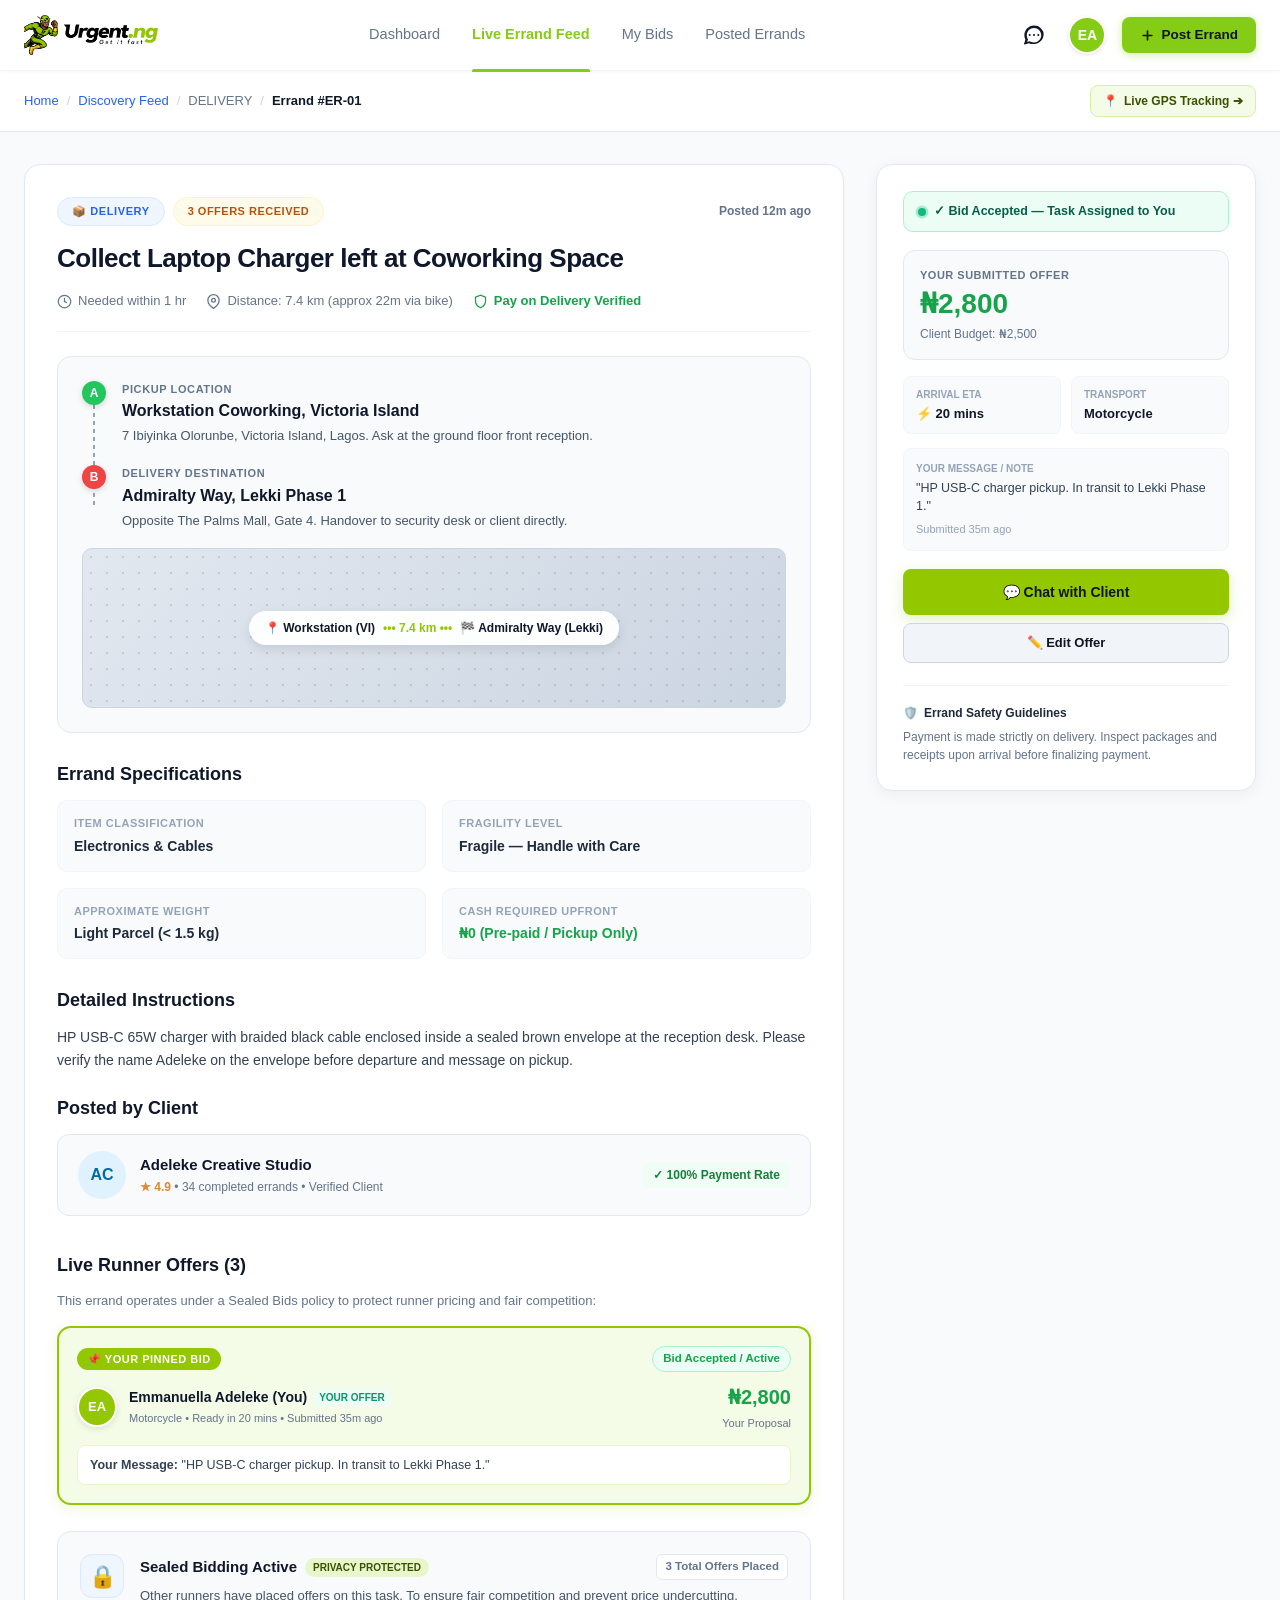
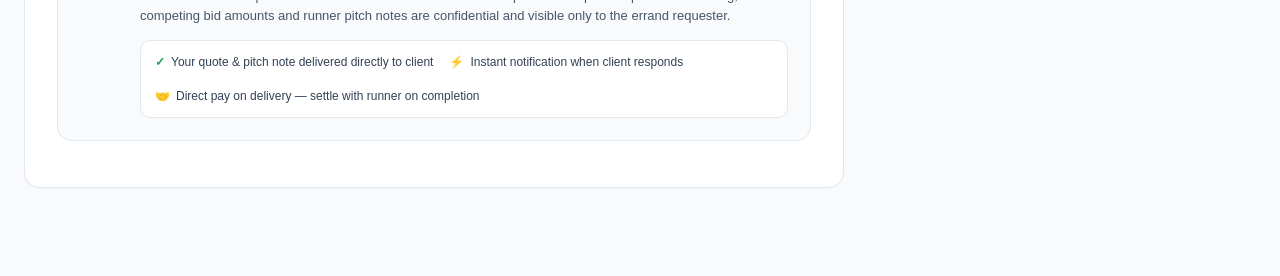
<file: errand-detail.html>
<!DOCTYPE html>
<html lang="en">
<head>
  <meta charset="UTF-8">
  <meta name="viewport" content="width=device-width, initial-scale=1.0">
  <title>Errand Details — Urgent.ng | On-Demand Errand Marketplace</title>
  <meta name="description" content="Review full errand specifications, route map, client notes, and submit competitive bids on Urgent.ng.">
  <link rel="stylesheet" href="styles.css">
  <link rel="icon" type="image/svg+xml" href="favicon.svg">
  <link rel="alternate icon" type="image/x-icon" href="favicon.ico">
  <style>
    /* Scoped Styles for Errand / Product Detail Page */
    .detail-page-body {
      background-color: #f8fafc;
      min-height: 100vh;
      display: flex;
      flex-direction: column;
      font-family: var(--font-family);
      color: #0f172a;
    }

    .detail-nav-header {
      background: #ffffff;
      border-bottom: 1px solid #e2e8f0;
      position: sticky;
      top: 0;
      z-index: 100;
      box-shadow: 0 1px 3px rgba(0, 0, 0, 0.02);
    }

    .detail-nav-row {
      display: flex;
      align-items: center;
      justify-content: space-between;
      height: 70px;
    }

    /* Breadcrumbs Bar */
    .detail-breadcrumb-bar {
      background: #ffffff;
      border-bottom: 1px solid #e2e8f0;
      padding: 14px 0;
    }

    .breadcrumb-links {
      display: flex;
      align-items: center;
      gap: 8px;
      font-size: 13px;
      color: #64748b;
    }

    .breadcrumb-links a {
      color: #2563eb;
      font-weight: 500;
      text-decoration: none;
    }

    .breadcrumb-links a:hover {
      text-decoration: underline;
    }

    .breadcrumb-divider {
      color: #cbd5e1;
    }

    /* Main Grid Layout (2-columns) */
    .detail-main-grid {
      display: grid;
      grid-template-columns: 1fr 380px;
      gap: 32px;
      padding: 32px 0 64px;
      align-items: start;
    }

    @media (max-width: 991px) {
      .detail-main-grid {
        grid-template-columns: 1fr;
      }
    }

    /* Left Content Panel */
    .detail-card-panel {
      background: #ffffff;
      border: 1px solid #e2e8f0;
      border-radius: 16px;
      padding: 32px;
      box-shadow: 0 1px 3px rgba(0, 0, 0, 0.03);
      margin-bottom: 24px;
    }

    .detail-top-tags {
      display: flex;
      align-items: center;
      justify-content: space-between;
      margin-bottom: 16px;
      flex-wrap: wrap;
      gap: 10px;
    }

    .tag-category-pill {
      display: inline-flex;
      align-items: center;
      gap: 6px;
      padding: 5px 14px;
      border-radius: 9999px;
      font-size: 11px;
      font-weight: 800;
      letter-spacing: 0.6px;
      text-transform: uppercase;
      background: #eff6ff;
      color: #2563eb;
      border: 1px solid #dbeafe;
    }

    .tag-offers-pill {
      display: inline-flex;
      align-items: center;
      padding: 5px 14px;
      border-radius: 9999px;
      background: #fffbeb;
      border: 1px solid #fef3c7;
      color: #b45309;
      font-size: 11px;
      font-weight: 700;
      text-transform: uppercase;
      letter-spacing: 0.5px;
    }

    .detail-title {
      font-size: 26px;
      font-weight: 800;
      color: #0f172a;
      line-height: 1.3;
      margin: 0 0 16px;
      letter-spacing: -0.5px;
    }

    .detail-meta-strip {
      display: flex;
      align-items: center;
      gap: 20px;
      padding-bottom: 20px;
      margin-bottom: 24px;
      border-bottom: 1px solid #f1f5f9;
      font-size: 13px;
      color: #64748b;
      flex-wrap: wrap;
    }

    .detail-meta-item {
      display: inline-flex;
      align-items: center;
      gap: 6px;
    }

    /* Route & Navigation Card */
    .route-visual-card {
      background: #f8fafc;
      border: 1px solid #e2e8f0;
      border-radius: 14px;
      padding: 24px;
      margin-bottom: 28px;
    }

    .route-points-wrap {
      display: flex;
      flex-direction: column;
      gap: 20px;
      position: relative;
    }

    .route-connecting-line {
      position: absolute;
      left: 11px;
      top: 24px;
      bottom: 24px;
      width: 2px;
      background: repeating-linear-gradient(to bottom, #94a3b8 0, #94a3b8 4px, transparent 4px, transparent 8px);
    }

    .route-point-row {
      display: flex;
      align-items: flex-start;
      gap: 16px;
      position: relative;
      z-index: 2;
    }

    .point-dot {
      width: 24px;
      height: 24px;
      border-radius: 50%;
      display: flex;
      align-items: center;
      justify-content: center;
      font-size: 12px;
      font-weight: 800;
      color: #ffffff;
      flex-shrink: 0;
      box-shadow: 0 2px 6px rgba(0, 0, 0, 0.15);
    }

    .dot-pickup { background-color: #22c55e; }
    .dot-dest { background-color: #ef4444; }

    .point-content {
      flex: 1;
    }

    .point-type {
      font-size: 11px;
      font-weight: 700;
      text-transform: uppercase;
      letter-spacing: 0.6px;
      color: #64748b;
      margin-bottom: 2px;
    }

    .point-title {
      font-size: 16px;
      font-weight: 800;
      color: #0f172a;
      margin-bottom: 4px;
    }

    .point-note {
      font-size: 13px;
      color: #475569;
      line-height: 1.4;
    }

    /* Mockup Map Box */
    .mock-map-box {
      background: linear-gradient(135deg, #e2e8f0 0%, #cbd5e1 100%);
      border-radius: 10px;
      height: 160px;
      position: relative;
      overflow: hidden;
      margin-top: 18px;
      border: 1px solid #cbd5e1;
      display: flex;
      align-items: center;
      justify-content: center;
    }

    .map-pattern {
      position: absolute;
      inset: 0;
      opacity: 0.15;
      background-image: radial-gradient(#1e293b 1px, transparent 1px);
      background-size: 16px 16px;
    }

    .map-route-track {
      position: relative;
      z-index: 2;
      background: rgba(255, 255, 255, 0.95);
      padding: 8px 16px;
      border-radius: 9999px;
      box-shadow: 0 4px 12px rgba(0, 0, 0, 0.1);
      font-size: 12px;
      font-weight: 700;
      color: #0f172a;
      display: flex;
      align-items: center;
      gap: 8px;
    }

    /* Specifications Checklist */
    .specs-grid {
      display: grid;
      grid-template-columns: repeat(2, 1fr);
      gap: 16px;
      margin-bottom: 28px;
    }

    @media (max-width: 600px) {
      .specs-grid {
        grid-template-columns: 1fr;
      }
    }

    .spec-item-box {
      background: #f8fafc;
      border: 1px solid #f1f5f9;
      border-radius: 10px;
      padding: 14px 16px;
    }

    .spec-label {
      font-size: 11px;
      font-weight: 700;
      text-transform: uppercase;
      letter-spacing: 0.5px;
      color: #94a3b8;
      margin-bottom: 4px;
    }

    .spec-value {
      font-size: 14px;
      font-weight: 700;
      color: #1e293b;
    }

    /* Instructions & Notes */
    .section-subhead {
      font-size: 18px;
      font-weight: 800;
      color: #0f172a;
      margin: 0 0 12px;
    }

    .instruction-paragraph {
      font-size: 14px;
      line-height: 1.6;
      color: #334155;
      margin-bottom: 24px;
    }

    /* Requester Card */
    .requester-profile-card {
      display: flex;
      align-items: center;
      justify-content: space-between;
      background: #f8fafc;
      border: 1px solid #e2e8f0;
      border-radius: 12px;
      padding: 16px 20px;
      margin-bottom: 28px;
      flex-wrap: wrap;
      gap: 12px;
    }

    .requester-left {
      display: flex;
      align-items: center;
      gap: 14px;
    }

    .requester-avatar {
      width: 48px;
      height: 48px;
      border-radius: 50%;
      background: #e0f2fe;
      color: #0369a1;
      font-size: 16px;
      font-weight: 800;
      display: flex;
      align-items: center;
      justify-content: center;
    }

    /* Live Offers Stream on Detail Page */
    .offers-stream-list {
      display: flex;
      flex-direction: column;
      gap: 12px;
    }

    .offer-stream-row {
      background: #ffffff;
      border: 1px solid #e2e8f0;
      border-radius: 12px;
      padding: 16px;
      display: flex;
      align-items: center;
      justify-content: space-between;
      gap: 16px;
      transition: all 0.2s ease;
    }

    .offer-stream-row:hover {
      border-color: #93c700;
      box-shadow: 0 4px 12px rgba(0, 0, 0, 0.05);
    }

    /* Right Sticky Action Sidebar */
    .detail-action-card {
      background: #ffffff;
      border: 1px solid #e2e8f0;
      border-radius: 16px;
      padding: 26px;
      box-shadow: 0 4px 16px rgba(0, 0, 0, 0.05);
      position: sticky;
      top: 94px;
    }

    .action-price-box {
      background: #f8fafc;
      border-radius: 12px;
      padding: 18px;
      margin-bottom: 22px;
      border: 1px solid #f1f5f9;
    }

    .action-price-label {
      font-size: 11px;
      font-weight: 700;
      text-transform: uppercase;
      color: #94a3b8;
      letter-spacing: 0.6px;
      margin-bottom: 4px;
    }

    .action-price-val {
      font-size: 32px;
      font-weight: 800;
      color: #0f172a;
      line-height: 1.1;
    }

    .action-price-pod {
      display: inline-flex;
      align-items: center;
      gap: 4px;
      margin-top: 6px;
      font-size: 12px;
      font-weight: 700;
      color: #15803d;
    }

    .btn-submit-offer-lg {
      width: 100%;
      height: 52px;
      background: #a6d445;
      color: #10151f;
      border-radius: 10px;
      font-size: 15px;
      font-weight: 800;
      border: none;
      cursor: pointer;
      display: flex;
      align-items: center;
      justify-content: center;
      gap: 8px;
      box-shadow: 0 4px 14px rgba(166, 212, 69, 0.35);
      transition: all 0.15s ease;
    }

    .btn-submit-offer-lg:hover {
      background: #95c434;
      color: #10151f;
      transform: translateY(-1px);
      box-shadow: 0 6px 18px rgba(166, 212, 69, 0.45);
    }

    .btn-submit-offer-lg:active {
      background: #84b326;
      transform: translateY(0);
    }

    .safety-guarantee-box {
      margin-top: 22px;
      padding-top: 18px;
      border-top: 1px solid #f1f5f9;
      font-size: 12px;
      color: #64748b;
      line-height: 1.5;
    }

    /* Modal Wider Sizing & Hidden Scrollbars */
    .discovery-modal-backdrop > div {
      scrollbar-width: none !important;
      -ms-overflow-style: none !important;
    }
    .discovery-modal-backdrop > div::-webkit-scrollbar {
      display: none !important;
      width: 0 !important;
      height: 0 !important;
    }
  </style>
</head>
<body class="detail-page-body">

  <!-- ================= TOP HEADER (FIGMA NODE 62:3878) ================= -->
  <header class="figma-auth-header">
    <div class="figma-header-inner">
      <!-- Left: Logo -->
      <a href="index.html" class="figma-logo-link" title="Urgent.ng - Get it fast">
        <img src="assets/logo.png" alt="Urgent.ng - Get it fast" class="figma-logo-img">
      </a>

      <!-- Middle Nav Links -->
      <nav class="figma-nav-center hide-mobile">
        <a href="requester-dashboard.html" class="figma-nav-link">Dashboard</a>
        <a href="discovery.html" class="figma-nav-link active">Live Errand Feed</a>
        <a href="discovery.html#my-bids" class="figma-nav-link">My Bids</a>
        <a href="discovery.html#posted-errands" class="figma-nav-link">Posted Errands</a>
      </nav>

      <!-- Right Actions: Chat, Avatar, Post Errand -->
      <div class="figma-nav-right">
        <!-- Ant Design Message Icon Button -->
        <a href="chat.html" class="figma-nav-msg-btn" title="Messages & Chat" aria-label="Messages">
          <svg width="22" height="22" viewBox="0 0 1024 1024" fill="currentColor">
            <path d="M464 512a48 48 0 1 0 96 0 48 48 0 1 0-96 0zm200 0a48 48 0 1 0 96 0 48 48 0 1 0-96 0zm-400 0a48 48 0 1 0 96 0 48 48 0 1 0-96 0zm661.2-173.6c-22.6-53.7-55-101.9-96.3-143.3a444.35 444.35 0 0 0-143.3-96.3C630.6 76 572.1 64 512 64h-2c-60.6.3-119.3 12.6-174.5 36.6-53.7 23.4-101.5 56.4-142 98.2-40.4 41.6-72.6 90.3-95.8 144.9-23.7 55.6-35.7 114.6-35.7 175.3 0 73.8 17.5 145.4 51 209.8l-65.4 193.2a24 24 0 0 0 29.8 30.4l201.1-61.1A444.2 444.2 0 0 0 510 928c60.2 0 118.7-12 173.6-35.8 53.7-23.3 101.8-55.7 143.2-97 41.4-41.4 73.8-89.5 97.1-143.2 23.8-54.9 36.1-113.4 36.1-173.6 0-60.1-12.3-118.6-34.8-172.4zM512 856c-63.5 0-124.6-14.8-179.3-43.2l-14.4-7.5-124.9 37.9 40.6-120-8.6-14.8C194.5 650.3 176 587.2 176 521c0-185.3 150.7-336 336-336s336 150.7 336 336-150.7 335-336 335z" />
          </svg>
        </a>

        <!-- User Profile Avatar Link -->
        <a href="requester-dashboard.html" id="topNavAvatarLink" class="figma-nav-avatar" title="Go to Dashboard">
          EA
        </a>

        <!-- + Post Errand Button -->
        <a href="discovery.html" class="figma-btn-post-errand" style="text-decoration:none;">
          <svg width="15" height="15" viewBox="0 0 24 24" fill="none" stroke="currentColor" stroke-width="2.6" stroke-linecap="round">
            <line x1="12" y1="5" x2="12" y2="19"></line>
            <line x1="5" y1="12" x2="19" y2="12"></line>
          </svg>
          <span>Post Errand</span>
        </a>
      </div>
    </div>
  </header>

  <!-- ================= BREADCRUMBS ================= -->
  <div class="detail-breadcrumb-bar">
    <div class="container" style="display:flex; align-items:center; justify-content:space-between; flex-wrap:wrap; gap:10px;">
      <div class="breadcrumb-links">
        <a href="index.html">Home</a>
        <span class="breadcrumb-divider">/</span>
        <a href="discovery.html">Discovery Feed</a>
        <span class="breadcrumb-divider">/</span>
        <span id="breadcrumbCategory">Package Delivery</span>
        <span class="breadcrumb-divider">/</span>
        <span id="breadcrumbId" style="color:#0f172a; font-weight:600;">Errand #ER-01</span>
      </div>
      <a href="track-errand.html?id=ER-01&title=Package%20Delivery%20Lagos" target="_blank" class="btn btn-secondary btn-sm" style="display:inline-flex; align-items:center; gap:6px; background:#f4fbe6; border:1px solid #d6f0a3; color:#3b5000; padding:6px 12px; border-radius:8px; font-weight:700; font-size:12px; text-decoration:none;">
        <span>📍</span> Live GPS Tracking ➔
      </a>
    </div>
  </div>

  <!-- ================= MAIN CONTENT ================= -->
  <main class="container">
    <div class="detail-main-grid">
      
      <!-- LEFT COLUMN: ERRAND SPECS & ROUTE -->
      <section>
        
        <!-- Header & Main Info Panel -->
        <div class="detail-card-panel">
          <div class="detail-top-tags">
            <div style="display:flex; align-items:center; gap:8px;">
              <span class="tag-category-pill" id="detailCatPill">📦 DELIVERY</span>
              <span class="tag-offers-pill" id="detailOffersPill">3 OFFERS RECEIVED</span>
            </div>
            <span style="font-size:12px; color:#64748b; font-weight:600;" id="detailPostedAgo">Posted 12m ago</span>
          </div>

          <h1 class="detail-title" id="detailTitle">Collect Laptop Charger left at Coworking Space</h1>

          <div class="detail-meta-strip">
            <div class="detail-meta-item">
              <svg width="15" height="15" viewBox="0 0 24 24" fill="none" stroke="currentColor" stroke-width="2"><circle cx="12" cy="12" r="10"></circle><polyline points="12 6 12 12 16 14"></polyline></svg>
              <span id="detailTiming">Needed within 1 hr</span>
            </div>
            <div class="detail-meta-item">
              <svg width="15" height="15" viewBox="0 0 24 24" fill="none" stroke="currentColor" stroke-width="2"><path d="M21 10c0 7-9 13-9 13s-9-6-9-13a9 9 0 0 1 18 0z"></path><circle cx="12" cy="10" r="3"></circle></svg>
              <span id="detailDistance">Distance: 7.4 km</span>
            </div>
            <div class="detail-meta-item" style="color:#16a34a; font-weight:700;">
              <svg width="15" height="15" viewBox="0 0 24 24" fill="none" stroke="currentColor" stroke-width="2"><path d="M12 22s8-4 8-10V5l-8-3-8 3v7c0 6 8 10 8 10z"></path></svg>
              <span>Pay on Delivery Verified</span>
            </div>
          </div>

          <!-- Route Visualizer Box -->
          <div class="route-visual-card">
            <div class="route-points-wrap">
              <div class="route-connecting-line"></div>

              <!-- Pickup Point -->
              <div class="route-point-row">
                <div class="point-dot dot-pickup">A</div>
                <div class="point-content">
                  <div class="point-type">Pickup Location</div>
                  <div class="point-title" id="detailPickupTitle">Workstation Coworking, Victoria Island</div>
                  <div class="point-note" id="detailPickupNote">
                    7 Ibiyinka Olorunbe, Victoria Island, Lagos. Ask at the ground floor front reception.
                  </div>
                </div>
              </div>

              <!-- Drop-off Point -->
              <div class="route-point-row">
                <div class="point-dot dot-dest">B</div>
                <div class="point-content">
                  <div class="point-type">Delivery Destination</div>
                  <div class="point-title" id="detailDropTitle">Admiralty Way, Lekki Phase 1</div>
                  <div class="point-note" id="detailDropNote">
                    Opposite The Palms Mall, Gate 4. Recipient phone number provided once offer is accepted.
                  </div>
                </div>
              </div>
            </div>

            <!-- Simulated Map Visual -->
            <div class="mock-map-box">
              <div class="map-pattern"></div>
              <div class="map-route-track">
                <span>📍 Workstation (VI)</span>
                <span style="color:#93c700;">&bull;&bull;&bull; 7.4 km &bull;&bull;&bull;</span>
                <span>🏁 Admiralty Way (Lekki)</span>
              </div>
            </div>
          </div>

          <!-- Specifications Checklist -->
          <h2 class="section-subhead">Errand Specifications</h2>
          <div class="specs-grid">
            <div class="spec-item-box">
              <div class="spec-label">Item Classification</div>
              <div class="spec-value" id="specItemType">Electronics & Cables</div>
            </div>
            <div class="spec-item-box">
              <div class="spec-label">Fragility Level</div>
              <div class="spec-value" id="specFragility">Fragile — Handle Carefully</div>
            </div>
            <div class="spec-item-box">
              <div class="spec-label">Approximate Weight</div>
              <div class="spec-value" id="specWeight">Light Parcel (&lt; 1.5 kg)</div>
            </div>
            <div class="spec-item-box">
              <div class="spec-label">Cash Required Upfront</div>
              <div class="spec-value" style="color:#16a34a;">₦0 (Pre-paid / Pickup Only)</div>
            </div>
          </div>

          <!-- Instructions & Notes -->
          <h2 class="section-subhead">Detailed Instructions</h2>
          <p class="instruction-paragraph" id="detailDesc">
            HP USB-C 65W charger with braided black cable enclosed inside a sealed brown envelope at the reception desk. Please verify the name 'Adeleke' on the envelope before departure and message on pickup.
          </p>

          <!-- Requester Profile -->
          <h2 class="section-subhead">Posted by Client</h2>
          <div class="requester-profile-card">
            <div class="requester-left">
              <div class="requester-avatar" id="detailClientInitials">AC</div>
              <div>
                <div style="font-weight:800; font-size:15px; color:#0f172a;" id="detailClientName">Adeleke Creative Studio</div>
                <div style="font-size:12px; color:#64748b; margin-top:2px;">
                  <span style="color:#e28a2a; font-weight:700;">★ 4.9</span> &bull; 34 completed errands &bull; Verified Client
                </div>
              </div>
            </div>
            <div style="font-size:12px; font-weight:700; color:#15803d; background:#f0fdf4; padding:4px 10px; border-radius:6px;">
              ✓ 100% Payment Rate
            </div>
          </div>

          <!-- Current Offers Placed -->
          <h2 class="section-subhead" style="margin-top:36px;">Live Runner Offers (<span id="detailOffersCount">3</span>)</h2>
          <p id="offersStreamSubtitle" style="font-size:13px; color:#64748b; margin-bottom:16px;">
            Incoming runner offers are managed under a fair sealed bids policy:
          </p>

          <div class="offers-stream-list" id="offersStreamContainer">
            <!-- Dynamically populated based on role: Owner vs Runner/Visitor -->
          </div>
        </div>

      </section>

      <!-- RIGHT COLUMN: ACTION SIDEBAR (MAKE AN OFFER) -->
      <aside>
        <div class="detail-action-card">
          <div class="action-price-box">
            <div class="action-price-label" id="actionPriceType">SUGGESTED BUDGET</div>
            <div class="action-price-val" id="actionPriceVal">₦2,500</div>
            <div class="action-price-pod">
              <svg width="14" height="14" viewBox="0 0 24 24" fill="none" stroke="currentColor" stroke-width="2.5"><polyline points="20 6 9 17 4 12"></polyline></svg>
              <span>Pay on Delivery Guaranteed</span>
            </div>
          </div>

                    <!-- OWNER ERRAND MANAGEMENT CARD (Shown when viewing your posted errand) -->
          <div id="ownerManageCard" style="display:none;">
            <div style="background:#ecfdf5; border:1px solid #a7f3d0; color:#065f46; border-radius:10px; padding:10px 14px; font-size:12.5px; font-weight:800; display:flex; align-items:center; gap:8px; margin-bottom:16px;">
              <span style="width:8px; height:8px; border-radius:50%; background:#10b981; display:inline-block; box-shadow:0 0 0 2.5px rgba(16,185,129,0.3);"></span>
              <span id="ownerErrandStatusText">3 Runner Offers Received — Open for Selection</span>
            </div>

            <div style="background:#f8fafc; border:1px solid #e2e8f0; border-radius:12px; padding:16px; margin-bottom:16px;">
              <div style="font-size:11px; font-weight:800; color:#64748b; text-transform:uppercase; letter-spacing:0.5px; margin-bottom:4px;">YOUR BUDGET</div>
              <div style="font-size:28px; font-weight:800; color:#0f172a; line-height:1.2;" id="ownerErrandBudget">₦7,500</div>
              <div style="font-size:12px; color:#16a34a; font-weight:700; margin-top:4px;" id="ownerLowestOfferText">Lowest Runner Bid: ₦6,500</div>
            </div>

            <div style="display:flex; flex-direction:column; gap:8px; margin-bottom:18px;">
              <button type="button" onclick="showToast('📢 Re-broadcasted errand to 18 runners nearby in Ojodu & Ikeja!')" style="width:100%; height:44px; background:#93c700; color:#ffffff; font-weight:800; font-size:13.5px; border-radius:8px; border:none; cursor:pointer; display:flex; align-items:center; justify-content:center; gap:6px;">
                📢 Boost Broadcast to Nearby Runners
              </button>
              <button type="button" onclick="showToast('✏️ Edit Errand Modal opened.')" style="width:100%; height:40px; background:#f8fafc; color:#1e293b; font-weight:700; font-size:13px; border-radius:8px; border:1px solid #cbd5e1; cursor:pointer;">
                ✏️ Edit Errand Specifications
              </button>
              <button type="button" onclick="showToast('Errand cancelled.')" style="width:100%; height:32px; background:none; color:#ef4444; font-weight:700; font-size:12px; border:none; cursor:pointer;">
                Cancel Errand
              </button>
            </div>
          </div>

<!-- USER SUBMITTED BID MANAGEMENT CARD (Shown when user has placed a bid) -->
          <div id="userBidManageCard" style="display:none;">
            <div id="sidebarBidStatusBanner" style="padding:10px 14px; border-radius:10px; margin-bottom:18px; font-size:12.5px; font-weight:800; display:flex; align-items:center; gap:8px;"></div>

            <div style="background:#f8fafc; border:1px solid #e2e8f0; border-radius:12px; padding:16px; margin-bottom:16px;">
              <div style="font-size:11px; font-weight:800; color:#64748b; text-transform:uppercase; letter-spacing:0.5px; margin-bottom:4px;">YOUR SUBMITTED OFFER</div>
              <div style="font-size:28px; font-weight:800; color:#16a34a; line-height:1.2;" id="sidebarUserBidAmount">₦0</div>
              <div style="font-size:12px; color:#64748b; margin-top:4px;" id="sidebarClientBudgetCompare">Client Budget: ₦0</div>
            </div>

            <div style="display:grid; grid-template-columns:1fr 1fr; gap:10px; margin-bottom:14px;">
              <div style="background:#f8fafc; border:1px solid #f1f5f9; padding:10px 12px; border-radius:8px;">
                <div style="font-size:10px; font-weight:700; color:#94a3b8; text-transform:uppercase;">Arrival ETA</div>
                <div style="font-weight:800; font-size:13px; color:#0f172a; margin-top:2px;" id="sidebarUserEta">⚡ Ready</div>
              </div>
              <div style="background:#f8fafc; border:1px solid #f1f5f9; padding:10px 12px; border-radius:8px;">
                <div style="font-size:10px; font-weight:700; color:#94a3b8; text-transform:uppercase;">Transport</div>
                <div style="font-weight:800; font-size:13px; color:#0f172a; margin-top:2px;" id="sidebarUserTransport">🏍️ Motorcycle</div>
              </div>
            </div>

            <div style="background:#f8fafc; border:1px solid #f1f5f9; padding:12px; border-radius:8px; margin-bottom:18px;">
              <div style="font-size:10px; font-weight:700; color:#94a3b8; text-transform:uppercase; margin-bottom:4px;">Your Message / Note</div>
              <div style="font-size:12.5px; color:#334155; line-height:1.4;" id="sidebarUserNote">"Ready to pick up."</div>
              <div style="font-size:11px; color:#94a3b8; margin-top:6px;" id="sidebarUserTime">Submitted recently</div>
            </div>

            <!-- Dynamic Action Buttons -->
            <div id="sidebarStatusActionButtons" style="margin-bottom:18px;"></div>
          </div>

          <!-- MAKE AN OFFER FORM (Only shown if user has NOT bid yet) -->
          <form id="detailOfferForm" onsubmit="handleDetailOfferSubmit(event)">
            <div style="margin-bottom:14px;">
              <label style="display:block; font-size:12px; font-weight:700; color:#1e293b; margin-bottom:4px;">
                Your Offer Amount (₦) *
              </label>
              <input type="number" id="detailOfferAmount" class="search-field" style="width:100%; height:46px; border:1px solid #cbd5e1; border-radius:8px; padding:0 12px; font-size:15px; font-weight:700; color:#0f172a;" value="2500" required>
            </div>

            <div style="margin-bottom:14px;">
              <label style="display:block; font-size:12px; font-weight:700; color:#1e293b; margin-bottom:4px;">
                Estimated Arrival Time (ETA) *
              </label>
              <select id="detailOfferEta" class="filter-select" style="width:100%; height:44px; border:1px solid #cbd5e1; border-radius:8px; padding:0 10px;">
                <option value="15-20 mins">⚡ Ready in 15 – 20 mins</option>
                <option value="30 mins" selected>⚡ Within 30 mins</option>
                <option value="45 mins">🕒 Within 45 mins</option>
                <option value="1 hour">🕒 Within 1 hour</option>
              </select>
            </div>

            <div style="margin-bottom:14px;">
              <label style="display:block; font-size:12px; font-weight:700; color:#1e293b; margin-bottom:4px;">
                Your Transportation Type *
              </label>
              <select id="detailOfferTransport" class="filter-select" style="width:100%; height:44px; border:1px solid #cbd5e1; border-radius:8px; padding:0 10px;">
                <option value="Motorcycle" selected>🏍️ Motorcycle (Express)</option>
                <option value="Car">🚗 Car / Sedan</option>
                <option value="Bicycle">🚲 Bicycle</option>
                <option value="On Foot">🚶 On Foot (Neighborhood)</option>
              </select>
            </div>

            <div style="margin-bottom:18px;">
              <label style="display:block; font-size:12px; font-weight:700; color:#1e293b; margin-bottom:4px;">
                Note to Requester (Optional)
              </label>
              <textarea id="detailOfferNote" style="width:100%; height:64px; border:1px solid #cbd5e1; border-radius:8px; padding:8px 12px; font-size:13px; font-family:inherit; resize:none;" placeholder="I am at Victoria Island junction right now, can pick up immediately."></textarea>
            </div>

            <button type="submit" class="btn-submit-offer-lg">
              Make an Offer &rarr;
            </button>
          </form>

          <div class="safety-guarantee-box">
            <div style="font-weight:700; color:#1e293b; margin-bottom:6px; display:flex; align-items:center; gap:6px;">
              <span style="color:#93c700;">🛡️</span> Errand Safety Guidelines
            </div>
            <div>
              Payment is made strictly on delivery. Inspect packages and receipts upon arrival before finalizing payment.
            </div>
          </div>
        </div>
      </aside>

    </div>
  </main>

  
  <!-- ================= RUNNER PROFILE MODAL ================= -->
  <div class="discovery-modal-backdrop" id="runnerProfileModalBackdrop" onclick="closeRunnerProfileModal(event)" style="position:fixed; inset:0; background:rgba(15,23,42,0.65); backdrop-filter:blur(4px); z-index:9999; display:none; align-items:center; justify-content:center; padding:20px;">
    <div style="background:#ffffff; border-radius:18px; width:100%; max-width:740px; padding:32px; box-shadow:0 20px 40px rgba(0,0,0,0.2); max-height:90vh; overflow-y:auto; position:relative;" onclick="event.stopPropagation()">
      <button type="button" onclick="closeRunnerProfileModal()" style="position:absolute; top:20px; right:20px; font-size:24px; color:#94a3b8; background:none; border:none; cursor:pointer; line-height:1;">&times;</button>

      <!-- Runner Header -->
      <div style="display:flex; align-items:center; gap:16px; margin-bottom:18px; padding-bottom:18px; border-bottom:1px solid #f1f5f9;">
        <div id="modalRunnerAvatar" style="width:58px; height:58px; border-radius:50%; background:#93c700; color:#fff; font-weight:800; font-size:20px; display:flex; align-items:center; justify-content:center; flex-shrink:0; border:2px solid #ffffff; box-shadow:0 4px 10px rgba(0,0,0,0.1);">
          TO
        </div>
        <div>
          <div style="display:flex; align-items:center; gap:8px;">
            <h3 id="modalRunnerName" style="font-size:18px; font-weight:800; color:#0f172a; margin:0;">Tunde Okon</h3>
            <span style="background:#ecfdf5; color:#059669; font-size:11px; font-weight:800; padding:2px 8px; border-radius:9999px;">✓ NIN VERIFIED</span>
          </div>
          <div style="font-size:13px; color:#e28a2a; font-weight:700; margin-top:2px;">
            ★ <span id="modalRunnerRating">4.9</span> <span style="color:#64748b; font-weight:500;">(<span id="modalRunnerReviews">142</span> reviews &bull; 100% Completion)</span>
          </div>
          <div style="font-size:12px; color:#64748b; margin-top:2px;" id="modalRunnerTransport">
            🏍️ Express Motorcycle &bull; Mainland & Island
          </div>
        </div>
      </div>

      <!-- Runner Note for this Errand -->
      <div style="background:#f4fbe6; border:1px solid #d6f0a3; border-radius:12px; padding:14px; margin-bottom:18px;">
        <div style="font-size:11px; font-weight:800; color:#3b5000; text-transform:uppercase; letter-spacing:0.5px; margin-bottom:4px;">
          PROPOSAL NOTE FOR THIS ERRAND
        </div>
        <div id="modalRunnerNote" style="font-size:13.5px; color:#1e293b; line-height:1.5;">
          "I am right at Ojodu Berger junction with my 200cc bike..."
        </div>
        <div style="display:flex; justify-content:space-between; align-items:center; margin-top:10px; font-size:12px; color:#475569;">
          <span>Arrival ETA: <strong id="modalRunnerEta">⚡ 20 mins</strong></span>
          <span>Offer Amount: <strong style="color:#16a34a; font-size:16px;" id="modalRunnerPrice">₦6,500</strong></span>
        </div>
      </div>

      <!-- Runner Bio & Verification Badges -->
      <div style="margin-bottom:18px;">
        <div style="font-size:12px; font-weight:800; color:#0f172a; text-transform:uppercase; margin-bottom:6px;">About Runner</div>
        <p id="modalRunnerBio" style="font-size:13px; color:#475569; line-height:1.6; margin:0 0 12px;">
          Professional Mainland & Island errand specialist. 2+ years on Urgent.ng with zero damage record.
        </p>

        <div style="display:flex; flex-wrap:wrap; gap:8px;">
          <span style="font-size:11.5px; font-weight:700; color:#334155; background:#f1f5f9; padding:4px 10px; border-radius:6px;">
            🛡️ Identity & BVN Cleared
          </span>
          <span style="font-size:11.5px; font-weight:700; color:#334155; background:#f1f5f9; padding:4px 10px; border-radius:6px;">
            📱 Phone +234 803 ••• ••81
          </span>
          <span style="font-size:11.5px; font-weight:700; color:#334155; background:#f1f5f9; padding:4px 10px; border-radius:6px;">
            ⚡ Avg Response: 4 mins
          </span>
        </div>
      </div>

      <!-- Recent Client Reviews -->
      <div style="margin-bottom:22px;">
        <div style="font-size:12px; font-weight:800; color:#0f172a; text-transform:uppercase; margin-bottom:8px;">Recent Verified Reviews</div>
        <div style="display:flex; flex-direction:column; gap:8px;">
          <div style="background:#f8fafc; border:1px solid #f1f5f9; padding:10px 12px; border-radius:8px; font-size:12.5px; color:#334155;">
            <div style="display:flex; justify-content:space-between; margin-bottom:2px;">
              <strong style="color:#0f172a;">Babatunde A. (Ikeja)</strong>
              <span style="color:#e28a2a; font-weight:700;">★★★★★</span>
            </div>
            "Very fast and followed every gate instruction to the letter! Recommended."
          </div>
          <div style="background:#f8fafc; border:1px solid #f1f5f9; padding:10px 12px; border-radius:8px; font-size:12.5px; color:#334155;">
            <div style="display:flex; justify-content:space-between; margin-bottom:2px;">
              <strong style="color:#0f172a;">Ngozi E. (Victoria Island)</strong>
              <span style="color:#e28a2a; font-weight:700;">★★★★★</span>
            </div>
            "Handled delicate items safely and communicated live status updates."
          </div>
        </div>
      </div>

      <!-- Modal Bottom Actions -->
      <div style="display:flex; gap:10px; flex-wrap:wrap;" id="modalRunnerActionsBox">
        <button type="button" onclick="closeRunnerProfileModal()" style="flex:1; min-width:80px; height:44px; background:#f1f5f9; color:#475569; font-weight:700; font-size:13px; border-radius:8px; border:1px solid #cbd5e1; cursor:pointer;">
          Close
        </button>
        <button type="button" onclick="openDetailCounterOfferModal()" style="flex:1.4; min-width:130px; height:44px; background:#fffbeb; color:#92400e; font-weight:800; font-size:13px; border-radius:8px; border:1.5px solid #fde68a; cursor:pointer;">
          💰 Counter-Offer
        </button>
        <a href="chat.html" class="btn btn-secondary" style="flex:1; min-width:90px; height:44px; display:inline-flex; align-items:center; justify-content:center; background:#ffffff; border:1px solid #cbd5e1; color:#334155; font-weight:700; font-size:13px; border-radius:8px; text-decoration:none;">
          💬 Chat
        </a>
        <button type="button" id="modalAcceptOfferBtn" style="flex:2; min-width:160px; height:44px; background:#a6d445; color: #10151f; font-weight:800; font-size:14px; border-radius:8px; border:none; cursor:pointer; box-shadow: 0 2px 8px rgba(166, 212, 69, 0.35);">
          Accept Offer &rarr;
        </button>
      </div>
    </div>
  </div>

  <!-- ================= COUNTER-OFFER MODAL (DETAIL PAGE) ================= -->
  <div class="discovery-modal-backdrop" id="detailCounterModalBackdrop" onclick="closeDetailCounterOfferModal(event)" style="position:fixed; inset:0; background:rgba(15,23,42,0.65); backdrop-filter:blur(4px); z-index:9999; display:none; align-items:center; justify-content:center; padding:20px;">
    <div style="background:#ffffff; border-radius:18px; width:100%; max-width:520px; padding:28px; box-shadow:0 20px 40px rgba(0,0,0,0.2); max-height:90vh; overflow-y:auto;" onclick="event.stopPropagation()">
      <div style="display:flex; justify-content:space-between; align-items:center; margin-bottom:14px;">
        <h3 style="font-size:18px; font-weight:800; color:#0f172a; margin:0;">💰 Propose Counter-Offer</h3>
        <button type="button" onclick="closeDetailCounterOfferModal()" style="font-size:24px; color:#94a3b8; background:none; border:none; cursor:pointer; line-height:1;">&times;</button>
      </div>
      <p style="font-size:13px; color:#64748b; margin:0 0 16px;">
        Propose a revised price to the runner. The runner will receive a real-time negotiation alert.
      </p>
      <form onsubmit="handleDetailCounterOfferSubmit(event)" style="display:flex; flex-direction:column; gap:14px;">
        <div>
          <label style="display:block; font-size:12px; font-weight:700; color:#1e293b; margin-bottom:4px;">Your Counter Price (₦) <span style="color:#ef4444;">*</span></label>
          <input type="number" id="detailCounterPriceInput" style="width:100%; height:44px; border:1px solid #cbd5e1; border-radius:8px; padding:0 12px; font-size:15px; font-weight:700;" value="5000" min="500" step="100" required>
        </div>
        <div>
          <label style="display:block; font-size:12px; font-weight:700; color:#1e293b; margin-bottom:4px;">Negotiation Note</label>
          <textarea id="detailCounterNoteInput" style="width:100%; height:75px; border:1px solid #cbd5e1; border-radius:8px; padding:8px 12px; font-size:13px; font-family:inherit; resize:none;" placeholder="e.g. Can we meet halfway at ₦5,000 for immediate pickup?..."></textarea>
        </div>
        <div style="display:flex; gap:10px;">
          <button type="button" onclick="closeDetailCounterOfferModal()" style="flex:1; height:44px; background:#f1f5f9; color:#475569; font-weight:700; font-size:13px; border-radius:8px; border:1px solid #cbd5e1; cursor:pointer;">Cancel</button>
          <button type="submit" style="flex:2; height:44px; background:#93c700; color:#ffffff; font-weight:800; font-size:14px; border-radius:8px; border:none; cursor:pointer;">Send Counter-Offer ➔</button>
        </div>
      </form>
    </div>
  </div>

  <!-- ================= EDIT BID MODAL ================= -->
  <div class="discovery-modal-backdrop" id="editBidModalBackdrop" onclick="closeEditBidModal(event)" style="position:fixed; inset:0; background:rgba(15,23,42,0.65); backdrop-filter:blur(4px); z-index:9999; display:none; align-items:center; justify-content:center; padding:20px;">
    <div style="background:#ffffff; border-radius:18px; width:100%; max-width:700px; padding:32px; box-shadow:0 20px 40px rgba(0,0,0,0.2); max-height:90vh; overflow-y:auto;" onclick="event.stopPropagation()">
      <div style="display:flex; justify-content:space-between; align-items:center; margin-bottom:16px;">
        <h3 style="font-size:18px; font-weight:800; color:#0f172a; margin:0;">✏️ Edit Your Offer</h3>
        <button type="button" onclick="closeEditBidModal()" style="font-size:24px; color:#94a3b8; background:none; border:none; cursor:pointer; line-height:1;">&times;</button>
      </div>

      <form id="editBidForm" onsubmit="handleSaveEditBid(event)">
        <div style="margin-bottom:14px;">
          <label style="display:block; font-size:12px; font-weight:700; color:#1e293b; margin-bottom:4px;">
            Updated Offer Amount (₦) *
          </label>
          <input type="number" id="editModalAmount" class="search-field" style="width:100%; height:46px; border:1px solid #cbd5e1; border-radius:8px; padding:0 12px; font-size:16px; font-weight:700; color:#0f172a;" required>
        </div>

        <div style="display:grid; grid-template-columns:1fr 1fr; gap:12px; margin-bottom:14px;">
          <div>
            <label style="display:block; font-size:12px; font-weight:700; color:#1e293b; margin-bottom:4px;">
              Estimated ETA *
            </label>
            <select id="editModalEta" class="filter-select" style="width:100%; height:44px; border:1px solid #cbd5e1; border-radius:8px; padding:0 10px;">
              <option value="15-20 mins">⚡ Ready in 15 – 20 mins</option>
              <option value="30 mins">⚡ Within 30 mins</option>
              <option value="45 mins">🕒 Within 45 mins</option>
              <option value="1 hour">🕒 Within 1 hour</option>
            </select>
          </div>
          <div>
            <label style="display:block; font-size:12px; font-weight:700; color:#1e293b; margin-bottom:4px;">
              Transport *
            </label>
            <select id="editModalTransport" class="filter-select" style="width:100%; height:44px; border:1px solid #cbd5e1; border-radius:8px; padding:0 10px;">
              <option value="Motorcycle">🏍️ Motorcycle</option>
              <option value="Car / Sedan">🚗 Car / Sedan</option>
              <option value="Bicycle">🚲 Bicycle</option>
              <option value="On Foot">🚶 On Foot</option>
            </select>
          </div>
        </div>

        <div style="margin-bottom:20px;">
          <label style="display:block; font-size:12px; font-weight:700; color:#1e293b; margin-bottom:4px;">
            Updated Note to Requester
          </label>
          <textarea id="editModalNote" style="width:100%; height:68px; border:1px solid #cbd5e1; border-radius:8px; padding:8px 12px; font-size:13px; font-family:inherit; resize:none;"></textarea>
        </div>

        <div style="display:flex; gap:10px;">
          <button type="button" onclick="closeEditBidModal()" style="flex:1; height:44px; background:#f1f5f9; color:#475569; font-weight:700; font-size:13px; border-radius:8px; border:1px solid #cbd5e1; cursor:pointer;">
            Cancel
          </button>
          <button type="submit" style="flex:2; height:44px; background:#a6d445; color:#10151f; font-weight:800; font-size:14px; border-radius:8px; border:none; cursor:pointer; box-shadow: 0 2px 8px rgba(166, 212, 69, 0.35);">
            Save Changes &rarr;
          </button>
        </div>
      </form>
    </div>
  </div>

  <!-- ================= CONFIRM COMPLETION & REVIEW MODAL ================= -->
  <div class="discovery-modal-backdrop" id="completionReviewModalBackdrop" onclick="closeCompletionReviewModal(event)" style="position:fixed; inset:0; background:rgba(15,23,42,0.65); backdrop-filter:blur(4px); z-index:9999; display:none; align-items:center; justify-content:center; padding:20px;">
    <div style="background:#ffffff; border-radius:18px; width:100%; max-width:740px; padding:32px; box-shadow:0 20px 40px rgba(0,0,0,0.2); max-height:90vh; overflow-y:auto;" onclick="event.stopPropagation()">
      
      <div style="display:flex; justify-content:space-between; align-items:flex-start; margin-bottom:16px;">
        <div>
          <span style="display:inline-flex; align-items:center; gap:4px; background:#ecfdf5; color:#059669; font-size:11px; font-weight:800; padding:2px 8px; border-radius:9999px; text-transform:uppercase; margin-bottom:6px;">
            Direct Marketplace Settlement
          </span>
          <h3 style="font-size:19px; font-weight:800; color:#0f172a; margin:0;">Confirm Task Completed & Paid</h3>
        </div>
        <button type="button" onclick="closeCompletionReviewModal()" style="font-size:24px; color:#94a3b8; background:none; border:none; cursor:pointer; line-height:1;">&times;</button>
      </div>

      <!-- Runner summary strip -->
      <div style="background:#f8fafc; border:1px solid #e2e8f0; border-radius:12px; padding:12px 14px; margin-bottom:18px; display:flex; align-items:center; justify-content:space-between;">
        <div style="display:flex; align-items:center; gap:10px;">
          <div id="reviewRunnerAvatar" style="width:38px; height:38px; border-radius:50%; background:#e8f7cb; color:#3b5000; font-weight:800; font-size:13px; display:flex; align-items:center; justify-content:center;">TO</div>
          <div>
            <div id="reviewRunnerName" style="font-weight:800; font-size:14px; color:#0f172a;">Tunde Okon</div>
            <div id="reviewRunnerTransport" style="font-size:11.5px; color:#64748b;">Motorcycle (Express)</div>
          </div>
        </div>
        <div style="text-align:right;">
          <div style="font-size:10px; font-weight:700; color:#94a3b8; text-transform:uppercase;">Agreed Fee</div>
          <div id="reviewRunnerPrice" style="font-weight:800; font-size:17px; color:#16a34a;">₦6,500</div>
        </div>
      </div>

      <!-- Confirmation Checkboxes -->
      <div style="background:#f0fdf4; border:1px solid #bbf7d0; border-radius:12px; padding:14px; margin-bottom:20px;">
        <label style="display:flex; align-items:flex-start; gap:10px; cursor:pointer; font-size:13px; color:#166534; font-weight:600; line-height:1.45; margin-bottom:10px;">
          <input type="checkbox" id="confirmDeliveryCheck" style="width:18px; height:18px; accent-color:#16a34a; margin-top:2px;" onchange="validateReviewSubmitState()" checked>
          <span>I confirm that the errand has been satisfactorily delivered and completed.</span>
        </label>
        <label style="display:flex; align-items:flex-start; gap:10px; cursor:pointer; font-size:13px; color:#166534; font-weight:600; line-height:1.45;">
          <input type="checkbox" id="confirmPaymentCheck" style="width:18px; height:18px; accent-color:#16a34a; margin-top:2px;" onchange="validateReviewSubmitState()" checked>
          <span>I have made direct payment (<span id="reviewPaymentAmount">₦6,500</span>) to the runner via Cash or Bank Transfer.</span>
        </label>
      </div>

      <!-- Rating Section -->
      <div style="margin-bottom:18px; text-align:center;">
        <div style="font-size:11px; font-weight:800; color:#64748b; text-transform:uppercase; letter-spacing:0.5px; margin-bottom:6px;">Rate Runner Experience</div>
        <div id="starRatingContainer" style="display:inline-flex; gap:8px; font-size:32px; cursor:pointer; user-select:none;">
          <span class="star-item" data-value="1" onclick="setStarRating(1)" onmouseover="hoverStarRating(1)" onmouseout="resetStarRating()" style="color:#e28a2a; transition:transform 0.15s ease;">★</span>
          <span class="star-item" data-value="2" onclick="setStarRating(2)" onmouseover="hoverStarRating(2)" onmouseout="resetStarRating()" style="color:#e28a2a; transition:transform 0.15s ease;">★</span>
          <span class="star-item" data-value="3" onclick="setStarRating(3)" onmouseover="hoverStarRating(3)" onmouseout="resetStarRating()" style="color:#e28a2a; transition:transform 0.15s ease;">★</span>
          <span class="star-item" data-value="4" onclick="setStarRating(4)" onmouseover="hoverStarRating(4)" onmouseout="resetStarRating()" style="color:#e28a2a; transition:transform 0.15s ease;">★</span>
          <span class="star-item" data-value="5" onclick="setStarRating(5)" onmouseover="hoverStarRating(5)" onmouseout="resetStarRating()" style="color:#e28a2a; transition:transform 0.15s ease;">★</span>
        </div>
        <div id="starRatingLabel" style="font-size:13px; font-weight:700; color:#16a34a; margin-top:4px;">★★★★★ Exceptional Service (5.0)</div>
      </div>

      <!-- Compliment Badges -->
      <div style="margin-bottom:18px;">
        <label style="display:block; font-size:12px; font-weight:700; color:#1e293b; margin-bottom:8px;">
          Quick Compliments (Select all that apply)
        </label>
        <div id="complimentBadgesList" style="display:flex; flex-wrap:wrap; gap:8px;">
          <span class="compliment-badge active" onclick="toggleComplimentBadge(this)" style="font-size:12px; font-weight:700; padding:6px 12px; border-radius:9999px; cursor:pointer; border:1px solid #93c700; background:#f4fbe6; color:#2d4000; transition:all 0.15s ease;">⚡ Fast & Punctual</span>
          <span class="compliment-badge active" onclick="toggleComplimentBadge(this)" style="font-size:12px; font-weight:700; padding:6px 12px; border-radius:9999px; cursor:pointer; border:1px solid #93c700; background:#f4fbe6; color:#2d4000; transition:all 0.15s ease;">📦 Handled with Care</span>
          <span class="compliment-badge" onclick="toggleComplimentBadge(this)" style="font-size:12px; font-weight:700; padding:6px 12px; border-radius:9999px; cursor:pointer; border:1px solid #e2e8f0; background:#f8fafc; color:#475569; transition:all 0.15s ease;">💬 Great Communication</span>
          <span class="compliment-badge" onclick="toggleComplimentBadge(this)" style="font-size:12px; font-weight:700; padding:6px 12px; border-radius:9999px; cursor:pointer; border:1px solid #e2e8f0; background:#f8fafc; color:#475569; transition:all 0.15s ease;">🤝 Polite & Trustworthy</span>
          <span class="compliment-badge" onclick="toggleComplimentBadge(this)" style="font-size:12px; font-weight:700; padding:6px 12px; border-radius:9999px; cursor:pointer; border:1px solid #e2e8f0; background:#f8fafc; color:#475569; transition:all 0.15s ease;">🏍️ Skilled Rider</span>
        </div>
      </div>

      <!-- Written Review Note -->
      <div style="margin-bottom:20px;">
        <label style="display:block; font-size:12px; font-weight:700; color:#1e293b; margin-bottom:4px;">
          Write a Public Review (Optional)
        </label>
        <textarea id="reviewTextInput" style="width:100%; height:75px; border:1px solid #cbd5e1; border-radius:8px; padding:8px 12px; font-size:13px; font-family:inherit; resize:none;" placeholder="Share your experience with this runner to help other clients on Urgent.ng..."></textarea>
      </div>

      <!-- Submit Action -->
      <div style="display:flex; gap:10px;">
        <button type="button" onclick="closeCompletionReviewModal()" style="flex:1; height:44px; background:#f1f5f9; color:#475569; font-weight:700; font-size:13px; border-radius:8px; border:1px solid #cbd5e1; cursor:pointer;">
          Not Yet
        </button>
        <button type="button" id="submitReviewBtn" onclick="handleSubmitCompletionReview()" style="flex:2; height:44px; background:#a6d445; color:#10151f; font-weight:800; font-size:14px; border-radius:8px; border:none; cursor:pointer; box-shadow:0 2px 8px rgba(166,212,69,0.35);">
          Submit Review & Close Errand &rarr;
        </button>
      </div>

    </div>
  </div>

  <!-- Toast Notification -->
  <div id="toastContainer" style="position:fixed; bottom:24px; right:24px; z-index:9999; display:flex; flex-direction:column; gap:8px;"></div>

  <!-- SCRIPT LOGIC -->
  <script>
    const runnerOffersDatabase = {
      'run-101': {
        runnerId: 'run-101',
        name: 'Tunde Okon',
        initials: 'TO',
        rating: 4.9,
        reviewsCount: 142,
        badgeBg: '#e8f7cb',
        badgeColor: '#3b5000',
        transport: 'Motorcycle (Express)',
        eta: '20 mins',
        price: 6500,
        note: 'I am right at Ojodu Berger junction with my 200cc bike. Can inspect the engine, record 4K sound video, and check the VIN plate within 25 minutes.',
        completedErrands: 142,
        verified: true,
        bio: 'Professional Mainland & Island errand specialist. 2+ years on Urgent.ng with 100% completion rate. Fast, polite, and communicative.',
        phone: '+234 803 ••• ••81'
      },
      'run-102': {
        runnerId: 'run-102',
        name: 'Chukwudi Eze',
        initials: 'CE',
        rating: 4.8,
        reviewsCount: 210,
        badgeBg: '#eff6ff',
        badgeColor: '#1e40af',
        transport: 'Motorcycle',
        eta: '35 mins',
        price: 7000,
        note: 'I have good mechanical knowledge with Toyota and Honda engines. Will check fluid leaks, exhaust smoke color, and test the AC compressor.',
        completedErrands: 210,
        verified: true,
        bio: 'Experienced automotive errand runner and parts delivery scout. Known for honest inspections and thorough video walkarounds.',
        phone: '+234 812 ••• ••45'
      },
      'run-103': {
        runnerId: 'run-103',
        name: 'Blessing Adeleke',
        initials: 'BA',
        rating: 5.0,
        reviewsCount: 89,
        badgeBg: '#fee2e2',
        badgeColor: '#991b1b',
        transport: 'Car / Sedan',
        eta: '45 mins',
        price: 7500,
        note: 'I am in a Toyota Corolla near Berger yard. Can initiate live WhatsApp video call on arrival so you can hear the engine idle in real-time.',
        completedErrands: 89,
        verified: true,
        bio: 'Careful runner with private vehicle. Best for sensitive deliveries, inspections, and luxury pickups across Lagos.',
        phone: '+234 901 ••• ••19'
      }
    };

    let acceptedRunnerId = null;
    let isErrandCompleted = false;
    let errandReviewData = null;
    let currentRating = 5;
    const myTasksList = ['ER-05', 'ER-04', 'ER-16', 'ER-06', 'ER-12', 'ER-13', 'ER-14', 'ER-09'];

    const errandDatabase = {
      'ER-01': {
        id: 'ER-01',
        category: 'DELIVERY',
        badgeClass: 'badge-delivery',
        offersCount: 3,
        title: 'Collect Laptop Charger left at Coworking Space',
        pickupTitle: 'Workstation Coworking, Victoria Island',
        pickupNote: '7 Ibiyinka Olorunbe, Victoria Island, Lagos. Ask at the ground floor front reception.',
        dropTitle: 'Admiralty Way, Lekki Phase 1',
        dropNote: 'Opposite The Palms Mall, Gate 4. Handover to security desk or client directly.',
        desc: 'HP USB-C 65W charger with braided black cable enclosed inside a sealed brown envelope at the reception desk. Please verify the name Adeleke on the envelope before departure and message on pickup.',
        metaTime: 'Needed within 1 hr',
        postedAgo: 'Posted 12m ago',
        priceType: 'SUGGESTED BUDGET',
        price: 2500,
        itemType: 'Electronics & Cables',
        fragility: 'Fragile — Handle with Care',
        weight: 'Light Parcel (< 1.5 kg)',
        distance: '7.4 km (approx 22m via bike)',
        clientName: 'Adeleke Creative Studio',
        clientInitials: 'AC'
      },
      'ER-02': {
        id: 'ER-02',
        category: 'SHOPPING',
        badgeClass: 'badge-shopping',
        offersCount: 5,
        title: 'Buy Fresh Seafood & Catfish from Tejuosho',
        pickupTitle: 'Tejuosho Ultra-Modern Market, Yaba',
        pickupNote: 'Fish section, Shop B-44. Contact Mama Nkechi for pre-sorted fresh catfish.',
        dropTitle: 'Surulere, Bode Thomas',
        dropNote: 'Residential flat, 2nd floor. Call upon arrival at entrance gate.',
        desc: 'Purchase 4kg live cleaned catfish and fresh tiger prawns. I will transfer grocery funds upfront once runner is at the market stand and sends item photo.',
        metaTime: 'Complete before 3:00 PM',
        postedAgo: 'Posted 25m ago',
        priceType: 'RUNNER FEE',
        price: 4000,
        itemType: 'Fresh Food & Groceries',
        fragility: 'Perishable — Requires Fast Transit',
        weight: 'Approx 5 kg',
        distance: '6.2 km (approx 18m via bike)',
        clientName: 'Chef Kemi Catering',
        clientInitials: 'CK'
      },
      'ER-03': {
        id: 'ER-03',
        category: 'DOCUMENT',
        badgeClass: 'badge-document',
        offersCount: 2,
        title: 'Urgent High Court Certified True Copy (CTC)',
        pickupTitle: 'Lagos State High Court, Igbosere',
        pickupNote: 'Registrar Chambers, Room 12. Collection slip is already filed and stamped.',
        dropTitle: 'Law Chambers, Marina',
        dropNote: 'Direct handover to counsel on 4th floor.',
        desc: 'Document is already stamped, sealed, and ready with Registrar Room 12. Must be transported in clean moisture-proof folder.',
        metaTime: 'ASAP / Immediate',
        postedAgo: 'Posted 6m ago',
        priceType: 'SUGGESTED BUDGET',
        price: 3500,
        itemType: 'Legal Court Documents',
        fragility: 'High Confidentiality / Keep Flat',
        weight: 'Document Envelope (< 0.5 kg)',
        distance: '2.8 km (approx 10m via bike)',
        clientName: 'Ajayi & Partners Legal',
        clientInitials: 'AP'
      },
      'ER-04': {
        id: 'ER-04',
        category: 'FOOD',
        badgeClass: 'badge-food',
        offersCount: 4,
        title: 'Pick up 2-Tier Birthday Cake in Temperature Box',
        pickupTitle: 'Cakes by Tola, Ikeja',
        pickupNote: 'Order #CK-4091. Pickup from bakery dispatch counter.',
        dropTitle: 'Magodo Phase 2, Lagos',
        dropNote: 'Party venue at 14 Palm Avenue. Keep cake upright on flat car seat.',
        desc: 'Fragile! Requires car runner or careful dispatch carrier. Do not tilt or expose to hot direct sunlight.',
        metaTime: 'Before 5:00 PM today',
        postedAgo: 'Posted 40m ago',
        priceType: 'RUNNER FEE',
        price: 5000,
        itemType: 'Bakery & Cake',
        fragility: 'Extremely Fragile / Keep Level',
        weight: '4.5 kg in thermal box',
        distance: '9.3 km (approx 25m via car)',
        clientName: 'Oluwaseun Bakare',
        clientInitials: 'OB'
      },
      'ER-05': {
        id: 'ER-05',
        category: 'PHYSICAL',
        badgeClass: 'badge-physical',
        offersCount: 1,
        title: 'Inspect Used Car Engine at Mechanic Workshop',
        pickupTitle: 'Berger Auto Yard, Ojodu',
        pickupNote: 'Ask for Master Kazeem at Bay 7.',
        dropTitle: 'Digital Video Verification',
        dropNote: 'Send 4K video walkaround & live engine sound recording.',
        desc: 'I am in Abuja buying from a Lagos seller. Need honest eye-witness confirmation, engine rev video, VIN plate inspection, and tire condition check.',
        metaTime: 'Within 3 hours',
        postedAgo: 'Posted 18m ago',
        priceType: 'SUGGESTED BUDGET',
        price: 7500,
        itemType: 'On-Site Inspection',
        fragility: 'Video & Visual Verification',
        weight: 'N/A (Physical Presence)',
        distance: 'Neighborhood Run',
        clientName: 'Alhaji Bashir M.',
        clientInitials: 'BM'
      },
      'ER-07': {
        id: 'ER-07',
        category: 'DELIVERY',
        badgeClass: 'badge-delivery',
        offersCount: 4,
        title: 'Dispatch Medical Lab Samples in Cooler Box',
        pickupTitle: 'St. Nicholas Hospital, Victoria Island',
        pickupNote: 'Pathology wing, 2nd floor. Ask for Lab Tech Funke.',
        dropTitle: 'Lancet Laboratories, Ikeja GRA',
        dropNote: 'Direct handover to sample intake desk with temperature log.',
        desc: 'Sealed biological test specimens in insulated thermal ice bag. Must not be placed in direct sunlight. Keep upright at all times.',
        metaTime: 'Complete before 4:00 PM',
        postedAgo: 'Posted 1h ago',
        priceType: 'SUGGESTED BUDGET',
        price: 5500,
        itemType: 'Medical Specimens / Lab',
        fragility: 'Temperature-Sensitive (Ice Pack)',
        weight: 'Cooler Box (< 2 kg)',
        distance: '14.2 km (approx 35m via car)',
        clientName: 'Dr. Segun Williams',
        clientInitials: 'SW'
      },
      'ER-08': {
        id: 'ER-08',
        category: 'SHOPPING',
        badgeClass: 'badge-shopping',
        offersCount: 6,
        title: 'Purchase Emergency Power Inverter Fuses',
        pickupTitle: 'Alaba International Market, Ojo',
        pickupNote: 'Electrical Section, Line 4, Shop 28 (Emeka & Sons Electronics).',
        dropTitle: 'Admiralty Mall, Lekki Phase 1',
        dropNote: 'Deliver to Facility Manager at rooftop inverter room.',
        desc: 'Specific 200A semiconductor fast-blow fuses for inverter battery bank. Receipt and item photo required before purchase.',
        metaTime: 'Completed today',
        postedAgo: 'Posted 3h ago',
        priceType: 'RUNNER FEE',
        price: 8000,
        itemType: 'Industrial Inverter Parts',
        fragility: 'Delicate Electrical Fuses',
        weight: 'Box (< 1 kg)',
        distance: '28.5 km (approx 55m via car)',
        clientName: 'Engr. Dapo Alabi',
        clientInitials: 'DA'
      },
      'ER-09': {
        id: 'ER-09',
        category: 'DELIVERY',
        badgeClass: 'badge-delivery',
        offersCount: 7,
        title: 'Pick up Custom Aso-Ebi Tailoring order for Wedding',
        pickupTitle: 'Adeniran Ogunsanya, Surulere',
        pickupNote: 'House of Damola Tailors. Ready on racks with client slip #440.',
        dropTitle: 'Alexander Road, Ikoyi',
        dropNote: 'Security gate will buzz you in to main house.',
        desc: '3 sets of men Agbada and women dresses in protective garment bags on hangers. Keep completely flat or hung in car.',
        metaTime: 'Closed',
        postedAgo: 'Posted 2h ago',
        priceType: 'SUGGESTED BUDGET',
        price: 3500,
        itemType: 'Fashion & Garments',
        fragility: 'Ironed Silk & Lace — Hang Upright',
        weight: 'Garment Bags (< 3 kg)',
        distance: '11.8 km (approx 26m via car)',
        clientName: 'Mrs. Folashade Adele',
        clientInitials: 'FA'
      },
      'ER-10': {
        id: 'ER-10',
        category: 'PHYSICAL',
        badgeClass: 'badge-physical',
        offersCount: 3,
        title: 'Stand in Line for Passport Collection at Immigration Office',
        pickupTitle: 'Passport Office, Alagbon, Ikoyi',
        pickupNote: 'Main entrance security canopy line. Arrive by 7:30 AM.',
        dropTitle: 'Direct Phone Alert to Client',
        dropNote: 'Call client 20 minutes before batch 40 is called.',
        desc: 'Arrive at gate before 8:00 AM, secure number queue ticket, and phone call me once token batch 40-50 is announced.',
        metaTime: 'Tomorrow 7:30 AM',
        postedAgo: 'Posted 45m ago',
        priceType: 'SUGGESTED BUDGET',
        price: 7000,
        itemType: 'Queue Standby / Physical Representation',
        fragility: 'Time-critical Presence',
        weight: 'N/A',
        distance: 'Neighborhood Run (Ikoyi)',
        clientName: 'Barrister Nnamdi O.',
        clientInitials: 'NO'
      },
      'ER-11': {
        id: 'ER-11',
        category: 'DELIVERY',
        badgeClass: 'badge-delivery',
        offersCount: 2,
        title: 'Deliver Birthday Gift Hamper & Fresh Flowers',
        pickupTitle: 'Blossoms & Gifts, Lekki Phase 2',
        pickupNote: 'Pickup order #BLM-88. Package is pre-wrapped in cellophane.',
        dropTitle: 'Banana Island, Ikoyi',
        dropNote: 'Deliver to Estate Security Reception for Villa 12.',
        desc: 'Surprise package with balloon bouquet and fresh white roses. Security access code provided in chat.',
        metaTime: 'Completed yesterday',
        postedAgo: 'Posted yesterday',
        priceType: 'SUGGESTED BUDGET',
        price: 5000,
        itemType: 'Flowers & Luxury Gift Hamper',
        fragility: 'Fragile Glass & Floral Bouquet',
        weight: '3.5 kg gift basket',
        distance: '15.4 km (approx 32m via car)',
        clientName: 'Chioma Ezenwa',
        clientInitials: 'CE'
      },
      'ER-06': {
        id: 'ER-06',
        category: 'DELIVERY',
        badgeClass: 'badge-delivery',
        offersCount: 6,
        title: 'Collect Fabric Samples from Balogun Market',
        pickupTitle: 'Balogun Market, Lagos Island',
        pickupNote: 'Vendor name: Iya Basira, shop B14. Small waterproof parcel.',
        dropTitle: 'Fashion Studio, Lekki Phase 1',
        dropNote: 'Hand over to lead cutter at Studio Reception.',
        desc: 'Small waterproof parcel of lace swatches and silk borders. Fully packed and taped.',
        metaTime: 'Today before 2 PM',
        postedAgo: 'Posted 10m ago',
        priceType: 'SUGGESTED BUDGET',
        price: 3000,
        itemType: 'Textiles & Swatches',
        fragility: 'Waterproof Bag Required',
        weight: '1.2 kg parcel',
        distance: '8.1 km (approx 24m via bike)',
        clientName: 'Zahra Couture Studio',
        clientInitials: 'ZC'
      },
      'ER-12': {
        id: 'ER-12',
        category: 'DELIVERY',
        badgeClass: 'badge-delivery',
        offersCount: 5,
        title: 'Pick up Dry-Cleaned Agbada & Lace Attire from Laundromat',
        pickupTitle: 'Snow White Drycleaners, Ikeja GRA',
        pickupNote: 'Ticket #SW-8812. Ready at express collection desk.',
        dropTitle: 'Omole Phase 1 Estate',
        dropNote: 'Gate 2, House 14B. Handover to Mrs. Folashade or security desk.',
        desc: '3 pressed traditional outfits on hangers in transparent protective garment bags. Runner must keep outfits flat across the car back seat.',
        metaTime: 'Before 4:00 PM today',
        postedAgo: 'Posted 15m ago',
        priceType: 'SUGGESTED BUDGET',
        price: 4000,
        itemType: 'Dry Cleaning & Traditional Attire',
        fragility: 'Delicate Pressed Fabrics / Keep Flat',
        weight: '3 garment bags (< 2.5 kg)',
        distance: '5.8 km (approx 16m via car)',
        clientName: 'Mrs. Folashade Adeleke',
        clientInitials: 'FA'
      },
      'ER-13': {
        id: 'ER-13',
        category: 'SHOPPING',
        badgeClass: 'badge-shopping',
        offersCount: 3,
        title: 'Purchase Emergency Inhaler & Prescription Drugs at Pharmacy',
        pickupTitle: 'Medplus Pharmacy, Victoria Island',
        pickupNote: 'Pharmacist counter. Order prescription code #MP-209.',
        dropTitle: 'Oniru Private Estate',
        dropNote: 'Villa 7, Block C. Ring doorbell directly upon arrival.',
        desc: 'Prescription photo sent in chat. Need ventolin inhaler and augmentin syrup immediately. Will transfer drug funds directly upon runner arrival at counter.',
        metaTime: 'Needed within 1 hr',
        postedAgo: 'Posted 8m ago',
        priceType: 'RUNNER FEE',
        price: 3500,
        itemType: 'Urgent Pharmacy & Medicine',
        fragility: 'Time-critical Healthcare Parcel',
        weight: 'Pharmacy pouch (< 0.5 kg)',
        distance: '4.2 km (approx 12m via bike)',
        clientName: 'Dr. Tolu Adeyemi',
        clientInitials: 'TA'
      },
      'ER-14': {
        id: 'ER-14',
        category: 'DOCUMENT',
        badgeClass: 'badge-document',
        offersCount: 2,
        title: 'Retrieve Stamped Survey Plan at Lands Bureau Registry',
        pickupTitle: 'Lands Bureau, Alausa Secretariat, Ikeja',
        pickupNote: 'File reference number LP-902-88. Official collection slip provided in chat.',
        dropTitle: 'Law Office, Lekki Phase 1',
        dropNote: '4th Floor, Maritime House. Handover directly to Managing Partner.',
        desc: 'Original stamped architectural and boundary survey plans inside moisture-proof hardboard envelope. Requires trusted, verified runner.',
        metaTime: 'Today before 3:30 PM',
        postedAgo: 'Posted 30m ago',
        priceType: 'SUGGESTED BUDGET',
        price: 6000,
        itemType: 'Government Registry Land Documents',
        fragility: 'Confidential Legal Documents',
        weight: 'Hardboard Envelope (< 1 kg)',
        distance: '24.1 km (approx 45m via car)',
        clientName: 'Barrister Nnamdi O.',
        clientInitials: 'NO'
      },
      'ER-15': {
        id: 'ER-15',
        category: 'FOOD',
        badgeClass: 'badge-food',
        offersCount: 4,
        title: 'Collect 4 Packs of Party Jollof & Grilled Suya Platter',
        pickupTitle: 'Mega Chicken, Ikota Shopping Complex',
        pickupNote: 'Express dispatch order #MC-412. Food is pre-paid and packed in hot thermal box.',
        dropTitle: 'Chevron Drive, Lekki',
        dropNote: 'Handover at residential entrance gate to security or client.',
        desc: 'Order #MC-412 already paid online. Runner just needs to inspect package seal, pick up insulated hot box, and deliver urgently.',
        metaTime: 'ASAP / Immediate',
        postedAgo: 'Posted 5m ago',
        priceType: 'RUNNER FEE',
        price: 3000,
        itemType: 'Hot Catering & Fast Food',
        fragility: 'Keep Upright / Perishable',
        weight: '4 packs in insulated carrier (approx 3 kg)',
        distance: '5.1 km (approx 14m via bike)',
        clientName: 'Kemi Balogun',
        clientInitials: 'KB'
      },
      'ER-16': {
        id: 'ER-16',
        category: 'PHYSICAL',
        badgeClass: 'badge-physical',
        offersCount: 2,
        title: 'Verify Generator Capacity & Sound Level at Co-working Space',
        pickupTitle: 'Workstation Cowork, Marina',
        pickupNote: 'Ask for Facility Engineer Mr. Sunday at lower maintenance bay.',
        dropTitle: 'Digital Inspection Report',
        dropNote: 'Send decibel meter screenshot and 50kVA rating plate photo.',
        desc: 'Testing silent generator noise for soundproof podcast studio lease. Requires 15 mins on-site presence, taking video of generator during changeover.',
        metaTime: 'Within 2 hours',
        postedAgo: 'Posted 20m ago',
        priceType: 'SUGGESTED BUDGET',
        price: 5000,
        itemType: 'On-site Inspection & Verification',
        fragility: 'Sound & Photo Verification',
        weight: 'N/A',
        distance: 'On-site Physical Run (Marina)',
        clientName: 'Studio Podcaster Media',
        clientInitials: 'SP'
      }
    };

    // My Bids Registry matching user's active proposals
    const myBidsDatabase = {
      'ER-01': {
        status: 'accepted',
        statusLabel: 'Bid Accepted / Active',
        statusColor: '#16a34a',
        statusBg: '#ecfdf5',
        statusBorder: '#a7f3d0',
        amount: 2800,
        eta: '20 mins',
        transport: 'Motorcycle',
        timeAgo: 'Submitted 35m ago',
        note: 'HP USB-C charger pickup. In transit to Lekki Phase 1.'
      },
      'ER-02': {
        status: 'pending',
        statusLabel: 'Pending Review',
        statusColor: '#b45309',
        statusBg: '#fffbeb',
        statusBorder: '#fde68a',
        amount: 4500,
        eta: '30 mins',
        transport: 'Motorcycle',
        timeAgo: 'Submitted 15m ago',
        note: 'Ready at Tejuosho market stand to select fresh catfish.'
      },
      'ER-03': {
        status: 'pending',
        statusLabel: 'Pending Review',
        statusColor: '#b45309',
        statusBg: '#fffbeb',
        statusBorder: '#fde68a',
        amount: 3800,
        eta: '15 mins',
        transport: 'Motorcycle',
        timeAgo: 'Submitted 5m ago',
        note: 'Waiting for Counsel to confirm collection clearance slip.'
      },
      'ER-07': {
        status: 'accepted',
        statusLabel: 'Bid Accepted / Active',
        statusColor: '#16a34a',
        statusBg: '#ecfdf5',
        statusBorder: '#a7f3d0',
        amount: 6000,
        eta: '45 mins',
        transport: 'Car / Sedan',
        timeAgo: 'Submitted 1h ago',
        note: 'Specimen cooler collected from St. Nicholas. En route to Lancet.'
      },
      'ER-08': {
        status: 'completed',
        statusLabel: 'Completed & Paid',
        statusColor: '#1e40af',
        statusBg: '#eff6ff',
        statusBorder: '#bfdbfe',
        amount: 8500,
        eta: 'Delivered',
        transport: 'Car / Sedan',
        timeAgo: 'Completed 2h ago',
        note: 'Fuses delivered intact. Payment of ₦8,500 released to wallet.'
      },
      'ER-09': {
        status: 'declined',
        statusLabel: 'Declined / Outbid',
        statusColor: '#64748b',
        statusBg: '#f8fafc',
        statusBorder: '#e2e8f0',
        amount: 3500,
        eta: '30 mins',
        transport: 'Motorcycle',
        timeAgo: 'Closed 1h ago',
        note: 'Requester selected a runner located directly on Adeniran Ogunsanya.'
      },
      'ER-10': {
        status: 'pending',
        statusLabel: 'Pending Review',
        statusColor: '#b45309',
        statusBg: '#fffbeb',
        statusBorder: '#fde68a',
        amount: 7000,
        eta: '1 hour',
        transport: 'On Foot',
        timeAgo: 'Submitted 20m ago',
        note: 'Arriving at Alagbon immigration gate early to secure token.'
      },
      'ER-11': {
        status: 'completed',
        statusLabel: 'Completed & Paid',
        statusColor: '#1e40af',
        statusBg: '#eff6ff',
        statusBorder: '#bfdbfe',
        amount: 5000,
        eta: 'Delivered',
        transport: 'Car / Sedan',
        timeAgo: 'Completed yesterday',
        note: 'Gift hamper delivered on time. Client left a 5-star review.'
      }
    };

    function loadErrandDetails() {
      const params = new URLSearchParams(window.location.search);
      const errandId = params.get('id') || 'ER-01';
      const item = errandDatabase[errandId] || errandDatabase['ER-01'];

      document.title = item.title + ' — Urgent.ng';
      document.getElementById('breadcrumbCategory').textContent = item.category;
      document.getElementById('breadcrumbId').textContent = 'Errand #' + item.id;
      document.getElementById('detailCatPill').textContent = '📦 ' + item.category;
      document.getElementById('detailOffersPill').textContent = item.offersCount + ' OFFERS RECEIVED';
      document.getElementById('detailPostedAgo').textContent = item.postedAgo;
      document.getElementById('detailTitle').textContent = item.title;
      document.getElementById('detailTiming').textContent = item.metaTime;
      document.getElementById('detailDistance').textContent = 'Distance: ' + item.distance;
      document.getElementById('detailPickupTitle').textContent = item.pickupTitle;
      document.getElementById('detailPickupNote').textContent = item.pickupNote;
      document.getElementById('detailDropTitle').textContent = item.dropTitle;
      document.getElementById('detailDropNote').textContent = item.dropNote;
      document.getElementById('specItemType').textContent = item.itemType;
      document.getElementById('specFragility').textContent = item.fragility;
      document.getElementById('specWeight').textContent = item.weight;
      document.getElementById('detailDesc').textContent = item.desc;
      document.getElementById('detailClientName').textContent = item.clientName;
      document.getElementById('detailClientInitials').textContent = item.clientInitials;
      document.getElementById('detailOffersCount').textContent = item.offersCount;
      document.getElementById('actionPriceType').textContent = item.priceType;
      document.getElementById('actionPriceVal').textContent = '₦' + item.price.toLocaleString();
      document.getElementById('detailOfferAmount').value = item.price;

      // DETERMINE VIEW ROLE: OWNER (POSTED ERRAND) vs BIDDER (MY BIDS) vs BROWSING
      const isOwner = isOwnerView();
      const userBid = myBidsDatabase[item.id];
      const formEl = document.getElementById('detailOfferForm');
      const manageCardEl = document.getElementById('userBidManageCard');
      const ownerCardEl = document.getElementById('ownerManageCard');
      const actionPriceBox = document.querySelector('.action-price-box');
      const container = document.getElementById('offersStreamContainer');

      if (isOwner) {
        // ==========================================
        // 1. OWNER VIEW: POSTED ERRAND (NO SIDE MODAL TO BID)
        // ==========================================
        if (formEl) formEl.style.display = 'none';
        if (actionPriceBox) actionPriceBox.style.display = 'none';
        if (manageCardEl) manageCardEl.style.display = 'none';
        if (ownerCardEl) {
          ownerCardEl.style.display = 'block';
          renderOwnerManageCard();
        }

        // Render incoming runner offers with notes, profile click, and Accept buttons
        renderLiveOffersStream(true);

      } else if (userBid) {
        // ==========================================
        // 2. BIDDER VIEW: MY BIDS PAGE (NO SIDE MODAL TO BID AGAIN)
        // ==========================================
        if (formEl) formEl.style.display = 'none';
        if (actionPriceBox) actionPriceBox.style.display = 'none';
        if (ownerCardEl) ownerCardEl.style.display = 'none';
        if (manageCardEl) manageCardEl.style.display = 'block';

        // Populate Sidebar Bid Management Card
        const banner = document.getElementById('sidebarBidStatusBanner');
        const actionsBox = document.getElementById('sidebarStatusActionButtons');

        document.getElementById('sidebarUserBidAmount').textContent = '₦' + userBid.amount.toLocaleString();
        document.getElementById('sidebarClientBudgetCompare').textContent = 'Client Budget: ₦' + item.price.toLocaleString();
        document.getElementById('sidebarUserEta').textContent = '⚡ ' + userBid.eta;
        document.getElementById('sidebarUserTransport').textContent = userBid.transport;
        document.getElementById('sidebarUserNote').textContent = '"' + userBid.note + '"';
        document.getElementById('sidebarUserTime').textContent = userBid.timeAgo;

        if (userBid.status === 'accepted') {
          banner.style.background = '#ecfdf5';
          banner.style.border = '1px solid #a7f3d0';
          banner.style.color = '#065f46';
          banner.innerHTML = '<span style="width:8px; height:8px; border-radius:50%; background:#10b981; display:inline-block; box-shadow:0 0 0 2.5px rgba(16,185,129,0.3);"></span> ✓ Bid Accepted — Task Assigned to You';
          actionsBox.innerHTML = `
            <button type="button" onclick="showToast('💬 Opening direct message with client...')" style="width:100%; height:46px; background:#93c700; color: #10151f; font-weight:800; font-size:14px; border-radius:8px; border:none; cursor:pointer; margin-bottom:8px; display:flex; align-items:center; justify-content:center; gap:8px;">
              💬 Chat with Client
            </button>
            <button type="button" onclick="openEditBidModal()" style="width:100%; height:40px; background:#f1f5f9; color: #10151f; font-weight:800; font-size:13px; border-radius:8px; border:1px solid #cbd5e1; cursor:pointer; display:flex; align-items:center; justify-content:center; gap:6px;">
              ✏️ Edit Offer
            </button>
          `;
        } else if (userBid.status === 'pending') {
          banner.style.background = '#fffbeb';
          banner.style.border = '1px solid #fde68a';
          banner.style.color = '#92400e';
          banner.innerHTML = '<span style="width:8px; height:8px; border-radius:50%; background:#f59e0b; display:inline-block; box-shadow:0 0 0 2.5px rgba(245,158,11,0.3);"></span> ⏳ Offer Submitted — Under Client Review';
          actionsBox.innerHTML = `
            <button type="button" onclick="openEditBidModal()" style="width:100%; height:44px; background:#f8fafc; color:#1e293b; font-weight:700; font-size:13px; border-radius:8px; border:1px solid #cbd5e1; cursor:pointer; margin-bottom:8px; display:flex; align-items:center; justify-content:center; gap:6px;">
              ✏️ Edit Offer
            </button>
            <button type="button" onclick="showToast('Bid withdrawal request sent.')" style="width:100%; height:32px; background:none; color:#ef4444; font-weight:700; font-size:12px; border:none; cursor:pointer;">
              Withdraw Offer
            </button>
          `;
        } else if (userBid.status === 'completed') {
          banner.style.background = '#eff6ff';
          banner.style.border = '1px solid #bfdbfe';
          banner.style.color = '#1e40af';
          banner.innerHTML = '★ Errand Completed & Payment Released';
          actionsBox.innerHTML = `
            <button type="button" onclick="showToast('🧾 Downloading delivery & payout receipt...')" style="width:100%; height:46px; background:#1e40af; color:#fff; font-weight:800; font-size:14px; border-radius:8px; border:none; cursor:pointer;">
              🧾 View Payment Receipt
            </button>
          `;
        } else if (userBid.status === 'declined') {
          banner.style.background = '#f8fafc';
          banner.style.border = '1px solid #e2e8f0';
          banner.style.color = '#64748b';
          banner.innerHTML = '✕ Offer Not Selected (Closed)';
          actionsBox.innerHTML = `
            <button type="button" onclick="window.location.href=\'discovery.html\'" style="width:100%; height:46px; background:#93c700; color:#fff; font-weight:800; font-size:14px; border-radius:8px; border:none; cursor:pointer;">
              Browse Live Errands &rarr;
            </button>
          `;
        }

        // Render other offers, then PIN YOUR BID AT TOP
        renderLiveOffersStream(false);

        if (container) {
          const pinnedRow = document.createElement('div');
          pinnedRow.className = 'offer-stream-row pinned-bid-card';
          pinnedRow.style.cssText = 'background:#f4fbe6; border:2px solid #93c700; border-radius:14px; padding:18px; margin-bottom:14px; box-shadow:0 4px 14px rgba(147,199,0,0.15); display:block;';
          pinnedRow.innerHTML = `
            <div style="display:flex; justify-content:space-between; align-items:center; margin-bottom:10px;">
              <span style="display:inline-flex; align-items:center; gap:5px; background:#93c700; color:#ffffff; font-size:11px; font-weight:800; padding:3px 10px; border-radius:9999px; text-transform:uppercase; letter-spacing:0.5px;">
                📌 YOUR PINNED BID
              </span>
              <span style="font-size:11.5px; font-weight:800; color:${userBid.statusColor}; background:${userBid.statusBg}; border:1px solid ${userBid.statusBorder}; padding:3px 10px; border-radius:9999px;">
                ${userBid.statusLabel}
              </span>
            </div>
            <div style="display:flex; align-items:center; justify-content:space-between; gap:16px;">
              <div style="display:flex; align-items:center; gap:12px;">
                <div style="width:40px; height:40px; border-radius:50%; background:#93c700; color:#ffffff; font-weight:800; font-size:13px; display:flex; align-items:center; justify-content:center; border:2px solid #ffffff; box-shadow:0 2px 6px rgba(0,0,0,0.1);">
                  EA
                </div>
                <div>
                  <div style="font-weight:800; font-size:14px; color:#0f172a; display:flex; align-items:center; gap:6px;">
                    <span>Emmanuella Adeleke (You)</span>
                    <span style="background:#ecfdf5; color:#059669; font-size:10px; font-weight:800; padding:1px 6px; border-radius:4px;">YOUR OFFER</span>
                  </div>
                  <div style="font-size:11px; color:#64748b; margin-top:2px;">
                    ${userBid.transport} &bull; Ready in ${userBid.eta} &bull; ${userBid.timeAgo}
                  </div>
                </div>
              </div>
              <div style="text-align:right;">
                <div style="font-weight:800; font-size:20px; color:#16a34a;">₦${userBid.amount.toLocaleString()}</div>
                <span style="font-size:11px; color:#64748b;">Your Proposal</span>
              </div>
            </div>
            <div style="background:#ffffff; border:1px solid #e8f7cb; border-radius:8px; padding:10px 12px; margin-top:12px; font-size:12.5px; color:#334155;">
              <strong>Your Message:</strong> "${userBid.note}"
            </div>
          `;
          container.prepend(pinnedRow);
        }

      } else {
        // ==========================================
        // 3. BROWSING VISITOR VIEW: CAN MAKE AN OFFER
        // ==========================================
        if (formEl) formEl.style.display = 'block';
        if (actionPriceBox) actionPriceBox.style.display = 'block';
        if (manageCardEl) manageCardEl.style.display = 'none';
        if (ownerCardEl) ownerCardEl.style.display = 'none';

        renderLiveOffersStream(false);
      }
    }

    function focusOfferForm() {
      const input = document.getElementById('detailOfferAmount');
      if (input) {
        input.focus();
        input.scrollIntoView({ behavior: 'smooth', block: 'center' });
      }
    }

    function handleDetailOfferSubmit(e) {
      e.preventDefault();
      const amount = Number(document.getElementById('detailOfferAmount').value) || 2500;
      const eta = document.getElementById('detailOfferEta').value || '30 mins';
      const transport = document.getElementById('detailOfferTransport').value || 'Motorcycle';
      const noteInput = document.getElementById('detailOfferNote');
      const note = (noteInput && noteInput.value.trim()) ? noteInput.value.trim() : 'Ready to complete this errand quickly and safely.';

      const params = new URLSearchParams(window.location.search);
      const errandId = params.get('id') || 'ER-01';

      // Save user bid to database
      myBidsDatabase[errandId] = {
        status: 'pending',
        statusLabel: 'Pending Review',
        statusColor: '#b45309',
        statusBg: '#fffbeb',
        statusBorder: '#fde68a',
        amount: amount,
        eta: eta,
        transport: transport,
        timeAgo: 'Submitted just now',
        note: note
      };

      const errand = errandDatabase[errandId] || errandDatabase['ER-01'];
      errand.offersCount = (errand.offersCount || 3) + 1;
      const countSpan = document.getElementById('detailOffersCount');
      if (countSpan) countSpan.textContent = errand.offersCount;
      const pill = document.getElementById('detailOffersPill');
      if (pill) pill.textContent = errand.offersCount + ' OFFERS RECEIVED';

      // Re-load to switch to Bidder View with pinned bid and sealed notice!
      loadErrandDetails();

      showToast('🚀 Offer of ₦' + amount.toLocaleString() + ' sent to requester!');
    }

    function showToast(msg) {
      const container = document.getElementById('toastContainer');
      const toast = document.createElement('div');
      toast.style.cssText = 'background:#0f172a; color:#fff; padding:12px 18px; border-radius:8px; font-size:13px; font-weight:600; box-shadow:0 4px 14px rgba(0,0,0,0.25); display:flex; align-items:center; gap:8px; border-left:4px solid #93c700;';
      toast.textContent = msg;
      container.appendChild(toast);
      setTimeout(() => {
        toast.style.opacity = '0';
        toast.style.transform = 'translateY(10px)';
        toast.style.transition = 'all 0.3s ease';
        setTimeout(() => toast.remove(), 300);
      }, 3500);
    }

    window.addEventListener('DOMContentLoaded', loadErrandDetails);
  
    let currentSelectedRunner = null;

    function openRunnerProfile(runnerId) {
      if (!isOwnerView()) {
        showToast('🔒 Competitor profiles and notes are confidential to the task creator.');
        return;
      }
      const runner = runnerOffersDatabase[runnerId];
      if (!runner) return;
      currentSelectedRunner = runner;

      document.getElementById('modalRunnerAvatar').textContent = runner.initials;
      document.getElementById('modalRunnerName').textContent = runner.name;
      document.getElementById('modalRunnerRating').textContent = runner.rating;
      document.getElementById('modalRunnerReviews').textContent = runner.reviewsCount;
      document.getElementById('modalRunnerTransport').textContent = '🏍️ ' + runner.transport + ' • Mainland & Island';
      document.getElementById('modalRunnerNote').textContent = '"' + runner.note + '"';
      document.getElementById('modalRunnerEta').textContent = '⚡ ' + runner.eta;
      document.getElementById('modalRunnerPrice').textContent = '₦' + runner.price.toLocaleString();
      document.getElementById('modalRunnerBio').textContent = runner.bio;

      const acceptBtn = document.getElementById('modalAcceptOfferBtn');
      if (acceptedRunnerId === runner.runnerId) {
        acceptBtn.textContent = '✓ Runner Assigned';
        acceptBtn.style.background = '#16a34a';
        acceptBtn.onclick = () => showToast('This runner has already been assigned to your errand.');
      } else {
        acceptBtn.textContent = 'Accept Offer (₦' + runner.price.toLocaleString() + ') →';
        acceptBtn.style.background = '#a6d445';
        acceptBtn.style.color = '#10151f';
        acceptBtn.onclick = () => {
          acceptRunnerOffer(runner.runnerId);
          closeRunnerProfileModal();
        };
      }

      document.getElementById('runnerProfileModalBackdrop').style.display = 'flex';
    }

    function closeRunnerProfileModal(e) {
      if (e && e.target !== e.currentTarget && e.target.tagName !== 'BUTTON') return;
      document.getElementById('runnerProfileModalBackdrop').style.display = 'none';
    }

    function openDetailCounterOfferModal() {
      closeRunnerProfileModal();
      document.getElementById('detailCounterModalBackdrop').style.display = 'flex';
    }

    function closeDetailCounterOfferModal(e) {
      if (e && e.target !== e.currentTarget && e.target.tagName !== 'BUTTON') return;
      document.getElementById('detailCounterModalBackdrop').style.display = 'none';
    }

    function handleDetailCounterOfferSubmit(e) {
      e.preventDefault();
      const price = document.getElementById('detailCounterPriceInput').value;
      const note = document.getElementById('detailCounterNoteInput').value.trim();
      closeDetailCounterOfferModal();
      showToast(`Counter-offer of ₦${Number(price).toLocaleString()} submitted to runner! Awaiting response. 🤝`);
    }

    function openEditBidModal() {
      const params = new URLSearchParams(window.location.search);
      const errandId = params.get('id') || 'ER-01';
      const userBid = myBidsDatabase[errandId];
      if (!userBid) return;

      document.getElementById('editModalAmount').value = userBid.amount;
      document.getElementById('editModalEta').value = userBid.eta;
      document.getElementById('editModalTransport').value = userBid.transport;
      document.getElementById('editModalNote').value = userBid.note;

      document.getElementById('editBidModalBackdrop').style.display = 'flex';
    }

    function closeEditBidModal(e) {
      if (e && e.target !== e.currentTarget && e.target.tagName !== 'BUTTON') return;
      document.getElementById('editBidModalBackdrop').style.display = 'none';
    }

    function handleSaveEditBid(e) {
      e.preventDefault();
      const params = new URLSearchParams(window.location.search);
      const errandId = params.get('id') || 'ER-01';
      const userBid = myBidsDatabase[errandId];
      if (!userBid) return;

      const newAmount = Number(document.getElementById('editModalAmount').value) || userBid.amount;
      const newEta = document.getElementById('editModalEta').value;
      const newTransport = document.getElementById('editModalTransport').value;
      const newNote = document.getElementById('editModalNote').value;

      userBid.amount = newAmount;
      userBid.eta = newEta;
      userBid.transport = newTransport;
      userBid.note = newNote;
      userBid.timeAgo = 'Updated just now';

      // Update Sidebar
      document.getElementById('sidebarUserBidAmount').textContent = '₦' + newAmount.toLocaleString();
      document.getElementById('sidebarUserEta').textContent = '⚡ ' + newEta;
      document.getElementById('sidebarUserTransport').textContent = newTransport;
      document.getElementById('sidebarUserNote').textContent = '"' + newNote + '"';
      document.getElementById('sidebarUserTime').textContent = 'Updated just now';

      // Update Pinned Bid in Live Offers
      const pinnedCard = document.querySelector('.pinned-bid-card');
      if (pinnedCard) {
        pinnedCard.querySelector('div[style*="font-size:20px"]').textContent = '₦' + newAmount.toLocaleString();
        pinnedCard.querySelector('div[style*="border-radius:8px; padding:10px"]').innerHTML = '<strong>Your Message:</strong> "' + newNote + '"';
      }

      closeEditBidModal();
      showToast('✅ Your offer has been updated to ₦' + newAmount.toLocaleString() + '!');
    }

    function renderOwnerManageCard() {
      const ownerCardEl = document.getElementById('ownerManageCard');
      if (!ownerCardEl) return;

      const params = new URLSearchParams(window.location.search);
      const errandId = params.get('id') || 'ER-01';
      const item = errandDatabase[errandId] || errandDatabase['ER-01'];

      if (isErrandCompleted && errandReviewData) {
        // STATE 3: COMPLETED & REVIEWED
        const runner = runnerOffersDatabase[acceptedRunnerId] || { name: 'Runner', price: item.price };
        const starString = '★'.repeat(errandReviewData.rating) + '☆'.repeat(5 - errandReviewData.rating);
        const tagsHtml = errandReviewData.tags.map(t => 
          `<span style="background:#f4fbe6; color:#2d4000; font-size:11px; font-weight:700; padding:3px 8px; border-radius:9999px; border:1px solid #d9f09e;">${t}</span>`
        ).join(' ');

        ownerCardEl.innerHTML = `
          <div style="background:#ecfdf5; border:1px solid #a7f3d0; color:#065f46; border-radius:10px; padding:10px 14px; font-size:12.5px; font-weight:800; display:flex; align-items:center; gap:8px; margin-bottom:16px;">
            <span style="font-size:15px;">★</span>
            <span>Errand Completed & Reviewed</span>
          </div>

          <div style="background:#f8fafc; border:1px solid #e2e8f0; border-radius:12px; padding:16px; margin-bottom:16px;">
            <div style="display:flex; justify-content:space-between; align-items:center; margin-bottom:8px;">
              <div style="font-size:13.5px; font-weight:800; color:#0f172a;">${runner.name}</div>
              <span style="color:#e28a2a; font-weight:800; font-size:15px;">${starString}</span>
            </div>
            <div style="font-size:12px; color:#16a34a; font-weight:700; margin-bottom:10px;">
              ✓ ₦${runner.price.toLocaleString()} Paid Directly to Runner
            </div>
            <div style="background:#ffffff; border:1px solid #e2e8f0; border-radius:8px; padding:10px 12px; font-size:12.5px; color:#334155; line-height:1.45; font-style:italic; margin-bottom:10px;">
              "${errandReviewData.note}"
            </div>
            <div style="display:flex; flex-wrap:wrap; gap:6px;">
              ${tagsHtml}
            </div>
          </div>

          <div style="display:flex; flex-direction:column; gap:8px;">
            <a href="discovery.html" style="width:100%; height:44px; background:#a6d445; color:#10151f; font-weight:800; font-size:13.5px; border-radius:8px; text-decoration:none; display:flex; align-items:center; justify-content:center; gap:6px; box-shadow:0 2px 8px rgba(166,212,69,0.35);">
              Browse Live Errands &rarr;
            </a>
            <button type="button" onclick="showToast('Receipt saved to device.')" style="width:100%; height:38px; background:#f8fafc; color:#334155; font-weight:700; font-size:12.5px; border-radius:8px; border:1px solid #cbd5e1; cursor:pointer;">
              📄 Download Errand Summary
            </button>
          </div>
        `;

      } else if (acceptedRunnerId) {
        // STATE 2: RUNNER ASSIGNED — TASK IN PROGRESS
        const runner = runnerOffersDatabase[acceptedRunnerId];

        ownerCardEl.innerHTML = `
          <div style="background:#eff6ff; border:1px solid #bfdbfe; color:#1e40af; border-radius:10px; padding:10px 14px; font-size:12.5px; font-weight:800; display:flex; align-items:center; gap:8px; margin-bottom:16px;">
            <span style="width:8px; height:8px; border-radius:50%; background:#2563eb; display:inline-block; box-shadow:0 0 0 2.5px rgba(37,99,235,0.25);"></span>
            <span>Task In Progress — Runner Assigned</span>
          </div>

          <div style="background:#f8fafc; border:1px solid #e2e8f0; border-radius:12px; padding:16px; margin-bottom:14px;">
            <div style="display:flex; justify-content:space-between; align-items:center; margin-bottom:12px;">
              <div style="display:flex; align-items:center; gap:10px;">
                <div style="width:40px; height:40px; border-radius:50%; background:${runner.badgeBg}; color:${runner.badgeColor}; font-weight:800; font-size:13px; display:flex; align-items:center; justify-content:center; border:2px solid #ffffff; box-shadow:0 2px 6px rgba(0,0,0,0.08);">
                  ${runner.initials}
                </div>
                <div>
                  <div style="font-weight:800; font-size:14px; color:#0f172a;">${runner.name}</div>
                  <div style="font-size:11.5px; color:#64748b;">${runner.transport} &bull; ★ ${runner.rating}</div>
                </div>
              </div>
              <div style="text-align:right;">
                <div style="font-size:10px; font-weight:800; color:#94a3b8; text-transform:uppercase;">AGREED FEE</div>
                <div style="font-weight:800; font-size:19px; color:#16a34a;">₦${runner.price.toLocaleString()}</div>
              </div>
            </div>

            <div style="display:flex; gap:8px;">
              <button type="button" onclick="contactAssignedRunner('call')" style="flex:1; height:36px; background:#ffffff; color:#0f172a; font-weight:700; font-size:12px; border-radius:6px; border:1px solid #cbd5e1; cursor:pointer; display:flex; align-items:center; justify-content:center; gap:4px;">
                📞 Call
              </button>
              <button type="button" onclick="contactAssignedRunner('whatsapp')" style="flex:1; height:36px; background:#25d366; color:#ffffff; font-weight:700; font-size:12px; border-radius:6px; border:none; cursor:pointer; display:flex; align-items:center; justify-content:center; gap:4px;">
                💬 WhatsApp
              </button>
              <button type="button" onclick="contactAssignedRunner('chat')" style="flex:1; height:36px; background:#a6d445; color:#10151f; font-weight:800; font-size:12px; border-radius:6px; border:none; cursor:pointer; display:flex; align-items:center; justify-content:center; gap:4px;">
                Chat
              </button>
            </div>
          </div>

          <div style="background:#fffbeb; border:1px solid #fde68a; border-radius:8px; padding:10px 12px; margin-bottom:16px; font-size:12px; color:#92400e; line-height:1.45;">
            <strong>💡 Direct Marketplace Payment:</strong> Settle payment of <strong>₦${runner.price.toLocaleString()}</strong> directly with the runner (Cash or Bank Transfer) once they deliver and you inspect the items.
          </div>

          <button type="button" onclick="openCompletionReviewModal()" style="width:100%; height:48px; background:#a6d445; color:#10151f; font-weight:800; font-size:13.5px; border-radius:10px; border:none; cursor:pointer; box-shadow:0 3px 10px rgba(166,212,69,0.35); display:flex; align-items:center; justify-content:center; gap:8px; margin-bottom:10px;">
            ✓ Confirm Task Completed & Paid
          </button>

          <button type="button" onclick="showToast('Contacting Urgent.ng marketplace support...')" style="width:100%; height:34px; background:none; color:#64748b; font-weight:600; font-size:12px; border:none; cursor:pointer;">
            Need Help with this Task?
          </button>
        `;

      } else {
        // STATE 1: OPEN FOR SELECTION
        ownerCardEl.innerHTML = `
          <div style="background:#ecfdf5; border:1px solid #a7f3d0; color:#065f46; border-radius:10px; padding:10px 14px; font-size:12.5px; font-weight:800; display:flex; align-items:center; gap:8px; margin-bottom:16px;">
            <span style="width:8px; height:8px; border-radius:50%; background:#10b981; display:inline-block; box-shadow:0 0 0 2.5px rgba(16,185,129,0.3);"></span>
            <span id="ownerErrandStatusText">3 Runner Offers Received — Open for Selection</span>
          </div>

          <div style="background:#f8fafc; border:1px solid #e2e8f0; border-radius:12px; padding:16px; margin-bottom:16px;">
            <div style="font-size:11px; font-weight:800; color:#64748b; text-transform:uppercase; letter-spacing:0.5px; margin-bottom:4px;">YOUR BUDGET</div>
            <div style="font-size:28px; font-weight:800; color:#0f172a; line-height:1.2;" id="ownerErrandBudget">₦${item.price.toLocaleString()}</div>
            <div style="font-size:12px; color:#16a34a; font-weight:700; margin-top:4px;" id="ownerLowestOfferText">Lowest Runner Bid: ₦6,500</div>
          </div>

          <div style="display:flex; flex-direction:column; gap:8px; margin-bottom:18px;">
            <button type="button" onclick="showToast('📢 Re-broadcasted errand to 18 runners nearby!')" style="width:100%; height:44px; background:#a6d445; color:#10151f; font-weight:800; font-size:13.5px; border-radius:8px; border:none; cursor:pointer; display:flex; align-items:center; justify-content:center; gap:6px; box-shadow:0 2px 8px rgba(166,212,69,0.35);">
              📢 Boost Broadcast to Nearby Runners
            </button>
            <button type="button" onclick="showToast('✏️ Edit Errand Modal opened.')" style="width:100%; height:40px; background:#f8fafc; color:#1e293b; font-weight:700; font-size:13px; border-radius:8px; border:1px solid #cbd5e1; cursor:pointer;">
              ✏️ Edit Errand Specifications
            </button>
            <button type="button" onclick="showToast('Errand cancelled.')" style="width:100%; height:32px; background:none; color:#ef4444; font-weight:700; font-size:12px; border:none; cursor:pointer;">
              Cancel Errand
            </button>
          </div>
        `;
      }
    }

    function contactAssignedRunner(type) {
      const runner = runnerOffersDatabase[acceptedRunnerId];
      if (!runner) return;
      if (type === 'call') {
        showToast('📞 Calling ' + runner.name + ' at ' + (runner.phone || '+234 803 123 4567') + '...');
      } else if (type === 'whatsapp') {
        showToast('💬 Opening WhatsApp chat with ' + runner.name + '...');
      } else {
        showToast('💬 Opening in-app chat with ' + runner.name + '...');
      }
    }

    function openCompletionReviewModal() {
      if (!acceptedRunnerId) {
        showToast('Please accept a runner offer first.');
        return;
      }
      const runner = runnerOffersDatabase[acceptedRunnerId];
      if (!runner) return;

      const avatarEl = document.getElementById('reviewRunnerAvatar');
      if (avatarEl) {
        avatarEl.textContent = runner.initials;
        avatarEl.style.background = runner.badgeBg;
        avatarEl.style.color = runner.badgeColor;
      }
      const nameEl = document.getElementById('reviewRunnerName');
      if (nameEl) nameEl.textContent = runner.name;
      const transEl = document.getElementById('reviewRunnerTransport');
      if (transEl) transEl.textContent = runner.transport;
      const priceEl = document.getElementById('reviewRunnerPrice');
      if (priceEl) priceEl.textContent = '₦' + runner.price.toLocaleString();
      const amountEl = document.getElementById('reviewPaymentAmount');
      if (amountEl) amountEl.textContent = '₦' + runner.price.toLocaleString();

      setStarRating(5);
      validateReviewSubmitState();

      const modal = document.getElementById('completionReviewModalBackdrop');
      if (modal) modal.style.display = 'flex';
    }

    function closeCompletionReviewModal(e) {
      if (e && e.target !== e.currentTarget && e.target.tagName !== 'BUTTON') return;
      const modal = document.getElementById('completionReviewModalBackdrop');
      if (modal) modal.style.display = 'none';
    }

    const ratingLabelsMap = {
      1: '★☆☆☆☆ Poor Service (1.0)',
      2: '★★☆☆☆ Fair Service (2.0)',
      3: '★★★☆☆ Good Service (3.0)',
      4: '★★★★☆ Very Good Service (4.0)',
      5: '★★★★★ Exceptional Service (5.0)'
    };

    function setStarRating(rating) {
      currentRating = rating;
      updateStarRatingDisplay(rating);
    }

    function hoverStarRating(rating) {
      updateStarRatingDisplay(rating);
    }

    function resetStarRating() {
      updateStarRatingDisplay(currentRating);
    }

    function updateStarRatingDisplay(rating) {
      const stars = document.querySelectorAll('#starRatingContainer .star-item');
      stars.forEach((star, idx) => {
        if (idx < rating) {
          star.style.color = '#e28a2a';
        } else {
          star.style.color = '#cbd5e1';
        }
      });
      const label = document.getElementById('starRatingLabel');
      if (label) {
        label.textContent = ratingLabelsMap[rating] || (rating + '.0 Stars');
      }
    }

    function toggleComplimentBadge(badgeEl) {
      badgeEl.classList.toggle('active');
      if (badgeEl.classList.contains('active')) {
        badgeEl.style.borderColor = '#93c700';
        badgeEl.style.background = '#f4fbe6';
        badgeEl.style.color = '#2d4000';
      } else {
        badgeEl.style.borderColor = '#e2e8f0';
        badgeEl.style.background = '#f8fafc';
        badgeEl.style.color = '#475569';
      }
    }

    function validateReviewSubmitState() {
      const deliveryCheck = document.getElementById('confirmDeliveryCheck');
      const paymentCheck = document.getElementById('confirmPaymentCheck');
      const submitBtn = document.getElementById('submitReviewBtn');
      if (!submitBtn) return;
      const isReady = deliveryCheck && deliveryCheck.checked && paymentCheck && paymentCheck.checked;
      submitBtn.disabled = !isReady;
      submitBtn.style.opacity = isReady ? '1' : '0.5';
      submitBtn.style.cursor = isReady ? 'pointer' : 'not-allowed';
    }

    function handleSubmitCompletionReview() {
      const deliveryCheck = document.getElementById('confirmDeliveryCheck');
      const paymentCheck = document.getElementById('confirmPaymentCheck');

      if (!deliveryCheck || !paymentCheck || !deliveryCheck.checked || !paymentCheck.checked) {
        showToast('⚠️ Please confirm task delivery and direct payment before completing.');
        return;
      }

      const runner = runnerOffersDatabase[acceptedRunnerId];
      if (!runner) return;

      const reviewInput = document.getElementById('reviewTextInput');
      const reviewText = (reviewInput && reviewInput.value.trim()) ? reviewInput.value.trim() : 'Fast, reliable, and smooth communication. Paid directly on delivery!';
      const activeTags = [];
      document.querySelectorAll('#complimentBadgesList .compliment-badge.active').forEach(b => {
        activeTags.push(b.textContent.trim());
      });

      isErrandCompleted = true;
      errandReviewData = {
        runnerId: acceptedRunnerId,
        runnerName: runner.name,
        rating: currentRating,
        tags: activeTags,
        note: reviewText,
        amount: runner.price,
        date: 'Just now'
      };

      // Update runner stats in DB
      runner.completedErrands = (runner.completedErrands || 100) + 1;
      runner.reviewsCount = (runner.reviewsCount || 50) + 1;

      closeCompletionReviewModal();
      renderOwnerManageCard();
      renderLiveOffersStream(true);

      // Update Top Status Pill
      const pill = document.getElementById('detailOffersPill');
      if (pill) {
        pill.textContent = 'TASK COMPLETED & PAID';
        pill.style.background = '#ecfdf5';
        pill.style.color = '#059669';
      }

      showToast('🎉 Errand completed! Thank you for reviewing ' + runner.name + '.');
    }

    function acceptRunnerOffer(runnerId) {
      const runner = runnerOffersDatabase[runnerId];
      if (!runner) return;
      acceptedRunnerId = runnerId;

      // Update Owner Sidebar if on posted errand
      renderOwnerManageCard();

      // Re-render offers stream to reflect accepted state
      renderLiveOffersStream(isOwnerView());

      showToast('🎉 You accepted ' + runner.name + "'s offer of ₦" + runner.price.toLocaleString() + '! Contact details unlocked.');
    }

    function isOwnerView() {
      const params = new URLSearchParams(window.location.search);
      const errandId = params.get('id') || 'ER-01';
      return myTasksList.includes(errandId) || params.get('view') === 'owner' || params.get('view') === 'posted';
    }

    function renderLiveOffersStream(isOwner) {
      const container = document.getElementById('offersStreamContainer');
      const subtitle = document.getElementById('offersStreamSubtitle');
      if (!container) return;
      container.innerHTML = '';

      const errandId = new URLSearchParams(window.location.search).get('id') || 'ER-01';
      const userBid = myBidsDatabase[errandId];
      const errand = errandDatabase[errandId] || errandDatabase['ER-01'];

      if (isOwner) {
        // ==========================================
        // OWNER VIEW: Full visibility of all runner offers, ratings & pitch notes
        // ==========================================
        if (subtitle) {
          if (isErrandCompleted) {
            subtitle.textContent = 'This errand has been completed and payment settled directly with your assigned runner:';
          } else if (acceptedRunnerId) {
            subtitle.textContent = 'Task is currently in progress with your assigned runner:';
          } else {
            subtitle.textContent = 'Review incoming offers from verified runners. Compare quotes, vehicle types, and personal pitch notes to hire the right runner:';
          }
        }

        const runnerIds = ['run-101', 'run-102', 'run-103'];
        runnerIds.forEach(id => {
          const r = runnerOffersDatabase[id];
          if (!r) return;

          const isAccepted = (acceptedRunnerId === r.runnerId);

          const card = document.createElement('div');
          card.className = 'offer-stream-row';
          card.style.cssText = isAccepted 
            ? 'background:#f0fdf4; border:2px solid #16a34a; border-radius:14px; padding:18px; margin-bottom:14px; display:block; box-shadow:0 4px 14px rgba(22,163,74,0.15);'
            : 'background:#ffffff; border:1px solid #e2e8f0; border-radius:14px; padding:18px; margin-bottom:14px; display:block; transition:all 0.2s ease;' + (acceptedRunnerId && !isAccepted ? ' opacity:0.65;' : '');

          let acceptButtonHtml = '';
          if (isAccepted) {
            if (isErrandCompleted) {
              acceptButtonHtml = `
                <div style="display:flex; align-items:center; gap:8px;">
                  <span style="background:#16a34a; color:#fff; font-size:12px; font-weight:800; padding:6px 14px; border-radius:6px; display:inline-flex; align-items:center; gap:4px;">
                    ★ Completed & Paid
                  </span>
                  <button type="button" onclick="showToast('💬 Opening chat with ' + '${r.name}' + '...')" style="background:#a6d445; color:#10151f; font-size:12px; font-weight:800; padding:6px 12px; border-radius:6px; border:none; cursor:pointer; box-shadow:0 2px 8px rgba(166,212,69,0.35);">
                    💬 Chat
                  </button>
                </div>
              `;
            } else {
              acceptButtonHtml = `
                <div style="display:flex; align-items:center; gap:8px; flex-wrap:wrap;">
                  <span style="background:#16a34a; color:#fff; font-size:12px; font-weight:800; padding:6px 12px; border-radius:6px; display:inline-flex; align-items:center; gap:4px;">
                    ✓ Assigned Runner
                  </span>
                  <button type="button" onclick="showToast('💬 Opening live chat with ' + '${r.name}' + '...')" style="background:#ffffff; color:#0f172a; font-size:12px; font-weight:700; padding:6px 10px; border-radius:6px; border:1px solid #cbd5e1; cursor:pointer;">
                    💬 Chat
                  </button>
                  <button type="button" onclick="openCompletionReviewModal()" style="background:#a6d445; color:#10151f; font-size:12px; font-weight:800; padding:6px 12px; border-radius:6px; border:none; cursor:pointer; box-shadow:0 2px 8px rgba(166,212,69,0.35);">
                    ✓ Confirm Paid & Review &rarr;
                  </button>
                </div>
              `;
            }
          } else if (acceptedRunnerId) {
            acceptButtonHtml = `
              <span style="background:#f1f5f9; color:#64748b; font-size:11.5px; font-weight:700; padding:5px 10px; border-radius:6px;">
                Offer Closed
              </span>
            `;
          } else {
            acceptButtonHtml = `
              <button type="button" onclick="acceptRunnerOffer('${r.runnerId}')" style="background:#a6d445; color: #10151f; font-size:12.5px; font-weight:800; padding:8px 16px; border-radius:8px; border:none; cursor:pointer; box-shadow: 0 2px 8px rgba(166,212,69,0.35); transition:all 0.15s ease;">
                Accept Offer &rarr;
              </button>
            `;
          }

          let reviewSnippetHtml = '';
          if (isAccepted && isErrandCompleted && errandReviewData) {
            const stars = '★'.repeat(errandReviewData.rating);
            reviewSnippetHtml = `
              <div style="background:#f0fdf4; border:1px solid #bbf7d0; border-radius:8px; padding:10px 14px; margin-bottom:12px; font-size:12.5px; color:#166534;">
                <div style="display:flex; justify-content:space-between; align-items:center; margin-bottom:4px;">
                  <strong style="color:#0f172a;">Your Verified Review:</strong>
                  <span style="color:#e28a2a; font-weight:800;">${stars}</span>
                </div>
                "${errandReviewData.note}"
              </div>
            `;
          }

          card.innerHTML = `
            <!-- Top Row: Clickable Runner Avatar, Name, Rating & Price -->
            <div style="display:flex; justify-content:space-between; align-items:center; flex-wrap:wrap; gap:12px; margin-bottom:12px;">
              <div style="display:flex; align-items:center; gap:12px; cursor:pointer;" onclick="openRunnerProfile('${r.runnerId}')" title="Click to view ${r.name}'s verified profile">
                <div style="width:44px; height:44px; border-radius:50%; background:${r.badgeBg}; color:${r.badgeColor}; font-weight:800; font-size:14px; display:flex; align-items:center; justify-content:center; border:2px solid #ffffff; box-shadow:0 2px 6px rgba(0,0,0,0.08);">
                  ${r.initials}
                </div>
                <div>
                  <div style="display:flex; align-items:center; gap:6px;">
                    <span style="font-weight:800; font-size:15px; color:#0f172a; text-decoration:underline; text-decoration-color:transparent; transition:all 0.15s ease;" onmouseover="this.style.textDecorationColor='#0f172a'" onmouseout="this.style.textDecorationColor='transparent'">
                      ${r.name}
                    </span>
                    <span style="color:#e28a2a; font-size:12px; font-weight:700;">★ ${r.rating}</span>
                    <span style="background:#ecfdf5; color:#059669; font-size:10px; font-weight:800; padding:1px 6px; border-radius:4px;">VERIFIED</span>
                  </div>
                  <div style="font-size:11.5px; color:#64748b; margin-top:2px;">
                    ${r.transport} &bull; Ready in ${r.eta} &bull; ${r.completedErrands} tasks completed
                  </div>
                </div>
              </div>

              <div style="text-align:right;">
                <div style="font-size:10px; font-weight:800; color:#94a3b8; text-transform:uppercase;">OFFER</div>
                <div style="font-weight:800; font-size:20px; color:#16a34a;">₦${r.price.toLocaleString()}</div>
              </div>
            </div>

            <!-- Note Block: Those who offer me (Prominently shown) -->
            <div style="background:#f8fafc; border:1px solid #e2e8f0; border-left:3px solid #93c700; border-radius:8px; padding:10px 14px; margin-bottom:12px; font-size:13px; color:#334155; line-height:1.45;">
              <div style="font-size:10.5px; font-weight:800; color:#64748b; text-transform:uppercase; margin-bottom:3px; letter-spacing:0.5px;">Runner Note:</div>
              "${r.note}"
            </div>

            ${reviewSnippetHtml}

            <!-- Bottom Action Row: Click profile link & Accept button -->
            <div style="display:flex; justify-content:space-between; align-items:center; pt-2; border-top:1px solid #f1f5f9; padding-top:10px;">
              <button type="button" onclick="openRunnerProfile('${r.runnerId}')" style="background:none; border:none; color:#2563eb; font-size:12px; font-weight:700; cursor:pointer; display:inline-flex; align-items:center; gap:4px; padding:0;">
                👤 View Full Profile & Reviews &rarr;
              </button>
              ${acceptButtonHtml}
            </div>
          `;

          container.appendChild(card);
        });

      } else {
        // ==========================================
        // NON-OWNER VIEW (Option 1: Sealed Bids Model)
        // Competing runner quotes, identities, and pitch notes are SEALED.
        // ==========================================
        const offersCount = (errand && errand.offersCount) ? errand.offersCount : 3;

        const sealedCard = document.createElement('div');
        sealedCard.className = 'sealed-bids-card';
        sealedCard.style.cssText = 'background:#f8fafc; border:1px solid #e2e8f0; border-radius:14px; padding:22px; margin-bottom:14px; display:block;';

        if (userBid) {
          // Runner who has already submitted an offer:
          if (subtitle) {
            subtitle.textContent = 'This errand operates under a Sealed Bids policy to protect runner pricing and fair competition:';
          }

          sealedCard.innerHTML = `
            <div style="display:flex; gap:16px; align-items:flex-start;">
              <div style="width:44px; height:44px; border-radius:12px; background:#eff6ff; color:#2563eb; display:flex; align-items:center; justify-content:center; flex-shrink:0; font-size:22px; border:1px solid #dbeafe;">
                🔒
              </div>
              <div style="flex:1;">
                <div style="display:flex; align-items:center; justify-content:space-between; flex-wrap:wrap; gap:8px; margin-bottom:6px;">
                  <div style="display:flex; align-items:center; gap:8px;">
                    <h3 style="font-size:15px; font-weight:800; color:#0f172a; margin:0;">Sealed Bidding Active</h3>
                    <span style="background:#e8f7cb; color:#3b5000; font-size:10px; font-weight:800; padding:2px 8px; border-radius:9999px;">PRIVACY PROTECTED</span>
                  </div>
                  <span style="font-size:11.5px; font-weight:700; color:#64748b; background:#ffffff; border:1px solid #e2e8f0; padding:3px 8px; border-radius:6px;">
                    ${offersCount} Total Offers Placed
                  </span>
                </div>
                <p style="font-size:13px; color:#475569; line-height:1.55; margin:0 0 14px 0;">
                  Other runners have placed offers on this task. To ensure fair competition and prevent price undercutting, competing bid amounts and runner pitch notes are confidential and visible only to the errand requester.
                </p>
                <div style="background:#ffffff; border:1px solid #e2e8f0; border-radius:10px; padding:12px 14px; display:flex; flex-wrap:wrap; gap:16px; font-size:12px; color:#334155;">
                  <div style="display:flex; align-items:center; gap:6px;">
                    <span style="color:#16a34a; font-weight:800;">✓</span>
                    <span>Your quote & pitch note delivered directly to client</span>
                  </div>
                  <div style="display:flex; align-items:center; gap:6px;">
                    <span style="color:#16a34a; font-weight:800;">⚡</span>
                    <span>Instant notification when client responds</span>
                  </div>
                  <div style="display:flex; align-items:center; gap:6px;">
                    <span style="color:#16a34a; font-weight:800;">🤝</span>
                    <span>Direct pay on delivery — settle with runner on completion</span>
                  </div>
                </div>
              </div>
            </div>
          `;
        } else {
          // Browsing Visitor / Runner who hasn't submitted yet:
          if (subtitle) {
            subtitle.textContent = 'This errand operates under a Sealed Bids policy to ensure fair market rates and runner privacy:';
          }

          sealedCard.innerHTML = `
            <div style="display:flex; gap:16px; align-items:flex-start;">
              <div style="width:44px; height:44px; border-radius:12px; background:#eff6ff; color:#2563eb; display:flex; align-items:center; justify-content:center; flex-shrink:0; font-size:22px; border:1px solid #dbeafe;">
                🔒
              </div>
              <div style="flex:1;">
                <div style="display:flex; align-items:center; justify-content:space-between; flex-wrap:wrap; gap:8px; margin-bottom:6px;">
                  <div style="display:flex; align-items:center; gap:8px;">
                    <h3 style="font-size:15px; font-weight:800; color:#0f172a; margin:0;">Sealed Bidding System</h3>
                    <span style="background:#ecfdf5; color:#059669; font-size:10px; font-weight:800; padding:2px 8px; border-radius:9999px;">CONFIDENTIAL BIDS</span>
                  </div>
                  <span style="font-size:12px; font-weight:800; color:#16a34a; background:#f0fdf4; border:1px solid #bbf7d0; padding:3px 10px; border-radius:6px;">
                    ${offersCount} Verified Offers Submitted
                  </span>
                </div>
                <p style="font-size:13px; color:#475569; line-height:1.55; margin:0 0 14px 0;">
                  To prevent price undercutting and protect individual pitch strategies, all runner offers and personal notes are private between the runner and the task creator. Only the client can view and compare competing proposals.
                </p>
                <div style="background:#ffffff; border:1px solid #e2e8f0; border-radius:10px; padding:12px 14px; display:grid; grid-template-columns:repeat(auto-fit, minmax(160px, 1fr)); gap:12px; margin-bottom:14px;">
                  <div>
                    <div style="font-size:10.5px; font-weight:800; color:#94a3b8; text-transform:uppercase;">Competition</div>
                    <div style="font-size:13px; font-weight:800; color:#0f172a; margin-top:2px;">${offersCount} Active Bids</div>
                  </div>
                  <div>
                    <div style="font-size:10.5px; font-weight:800; color:#94a3b8; text-transform:uppercase;">Status</div>
                    <div style="font-size:13px; font-weight:800; color:#16a34a; margin-top:2px; display:flex; align-items:center; gap:5px;">
                      <span style="width:7px; height:7px; border-radius:50%; background:#16a34a; display:inline-block;"></span>
                      Open for Offers
                    </div>
                  </div>
                  <div>
                    <div style="font-size:10.5px; font-weight:800; color:#94a3b8; text-transform:uppercase;">Client Budget</div>
                    <div style="font-size:13px; font-weight:800; color:#0f172a; margin-top:2px;">₦${errand.price.toLocaleString()} (${errand.priceType})</div>
                  </div>
                </div>
                <div style="display:flex; justify-content:space-between; align-items:center; flex-wrap:wrap; gap:10px; pt-2;">
                  <span style="font-size:12px; color:#64748b;">
                    Want to run this errand? Submit your quote and availability on the sidebar.
                  </span>
                  <button type="button" onclick="focusOfferForm()" style="background:#a6d445; color:#10151f; font-weight:800; font-size:12.5px; padding:8px 16px; border-radius:8px; border:none; cursor:pointer; box-shadow:0 2px 8px rgba(166,212,69,0.35); transition:all 0.15s ease;">
                    Place Your Offer Now &rarr;
                  </button>
                </div>
              </div>
            </div>
          `;
        }

        container.appendChild(sealedCard);
      }
    }

    // Initialize user profile avatar link
    try {
      const stored = localStorage.getItem('urgent_user');
      if (stored) {
        const u = JSON.parse(stored);
        const a = document.getElementById('topNavAvatarLink');
        if (a && u.name) {
          a.textContent = u.name.split(' ').map(n=>n[0]).join('').substring(0,2).toUpperCase();
          a.title = `${u.name} (Dashboard)`;
          if (u.activeMode === 'runner') {
            a.href = 'runner-dashboard.html';
          }
        }
      }
    } catch(e) {}
</script>
</body>
</html>
</file>
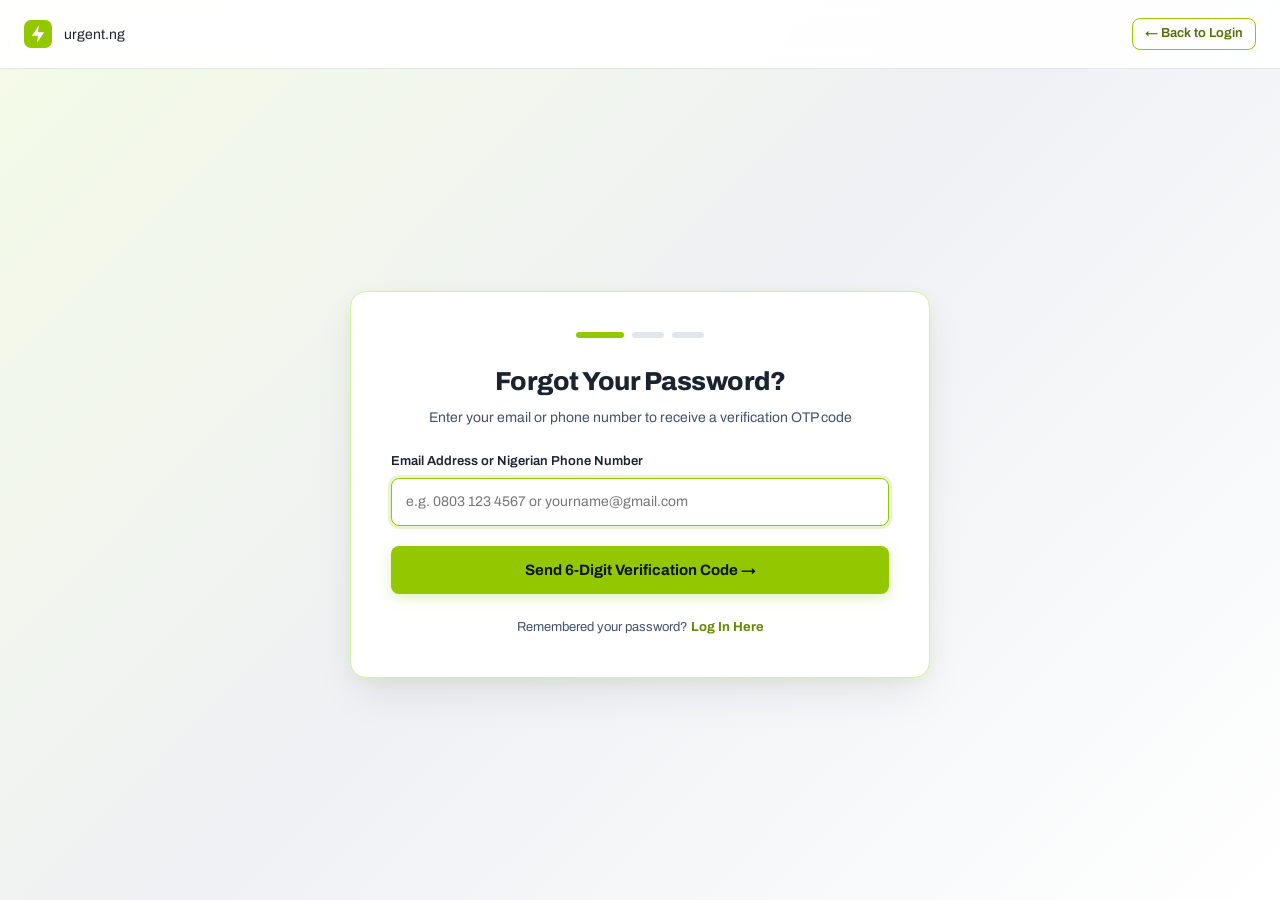
<file: forgot-password.html>
<!DOCTYPE html>
<html lang="en">
<head>
  <meta charset="UTF-8">
  <meta name="viewport" content="width=device-width, initial-scale=1.0">
  <title>Reset Password — Urgent.ng | On-Demand Errand Marketplace</title>
  <meta name="description" content="Reset your Urgent.ng password with SMS/Email OTP verification.">
  <link rel="preconnect" href="https://fonts.googleapis.com">
  <link rel="preconnect" href="https://fonts.gstatic.com" crossorigin>
  <link href="https://fonts.googleapis.com/css2?family=Archivo:ital,wght@0,300;0,400;0,500;0,600;0,700;0,800;1,400;1,600&display=swap" rel="stylesheet">
  <link rel="stylesheet" href="styles.css">
  <link rel="icon" type="image/svg+xml" href="favicon.svg">
  <link rel="alternate icon" type="image/x-icon" href="favicon.ico">
  <style>
    body {
      background: linear-gradient(135deg, #f4fbe6 0%, #eff1f4 50%, #ffffff 100%);
      min-height: 100vh;
      display: flex;
      flex-direction: column;
    }
    .auth-header {
      padding: 18px 0;
      border-bottom: 1px solid var(--cn-blue-100);
      background: rgba(255, 255, 255, 0.92);
      backdrop-filter: blur(10px);
    }
    .auth-header-inner {
      display: flex;
      justify-content: space-between;
      align-items: center;
    }
    .auth-main {
      flex: 1;
      display: flex;
      align-items: center;
      justify-content: center;
      padding: 40px 20px;
    }
    .auth-card {
      width: 100%;
      max-width: 580px;
      background: #ffffff;
      border: 1.5px solid var(--cn-green-200);
      border-radius: var(--radius-xl);
      box-shadow: 0 20px 48px -10px rgba(27, 35, 48, 0.1), 0 4px 16px -2px rgba(147, 199, 0, 0.12);
      padding: 40px;
      position: relative;
    }
    .auth-title-row {
      text-align: center;
      margin-bottom: 24px;
    }
    .auth-title {
      font-size: 26px;
      font-weight: 800;
      color: var(--cn-blue-700);
      letter-spacing: -0.5px;
      margin-bottom: 6px;
    }
    .auth-sub {
      font-size: 14px;
      color: var(--cn-blue-500);
    }
    .step-pill-tracker {
      display: flex;
      justify-content: center;
      align-items: center;
      gap: 8px;
      margin-bottom: 24px;
    }
    .step-dot {
      width: 32px;
      height: 6px;
      border-radius: 3px;
      background: var(--cn-blue-100);
      transition: all var(--transition-fast);
    }
    .step-dot.active {
      background: var(--cn-green-500);
      width: 48px;
    }

    .auth-form-group {
      margin-bottom: 20px;
    }
    .auth-label {
      display: block;
      font-size: 13px;
      font-weight: 600;
      color: var(--cn-blue-700);
      margin-bottom: 6px;
    }
    .auth-input {
      width: 100%;
      height: 48px;
      padding: 0 14px;
      background: var(--cn-white);
      border: 1.5px solid var(--cn-blue-100);
      border-radius: var(--radius-md);
      font-family: inherit;
      font-size: 14px;
      color: var(--cn-blue-700);
      transition: all var(--transition-fast);
    }
    .auth-input:focus {
      outline: none;
      border-color: var(--cn-green-500);
      box-shadow: 0 0 0 3px rgba(147, 199, 0, 0.2);
    }

    /* 6-DIGIT OTP BOXES */
    .otp-inputs-grid {
      display: grid;
      grid-template-columns: repeat(6, 1fr);
      gap: 10px;
      margin-bottom: 16px;
    }
    .otp-digit {
      height: 54px;
      text-align: center;
      font-size: 22px;
      font-weight: 800;
      color: var(--cn-blue-800);
      background: var(--cn-white);
      border: 1.5px solid var(--cn-blue-200);
      border-radius: var(--radius-md);
      transition: all var(--transition-fast);
    }
    .otp-digit:focus {
      outline: none;
      border-color: var(--cn-green-500);
      box-shadow: 0 0 0 3px rgba(147, 199, 0, 0.2);
    }

    .auth-card-footer {
      margin-top: 24px;
      text-align: center;
      font-size: 13px;
      color: var(--cn-blue-500);
    }
    .auth-card-footer a {
      color: var(--cn-green-700);
      font-weight: 700;
      text-decoration: none;
    }
  </style>
</head>
<body>
  <header class="auth-header">
    <div class="container auth-header-inner">
      <a href="index.html" class="brand-logo">
        <svg width="28" height="28" viewBox="0 0 32 32" fill="none">
          <rect width="32" height="32" rx="8" fill="#93c700"/>
          <path d="M17 6L9 18H16L15 26L23 14H16L17 6Z" fill="white"/>
        </svg>
        <span>urgent<span class="logo-badge">.ng</span></span>
      </a>
      <div>
        <a href="login.html" class="btn btn-outline btn-sm">&larr; Back to Login</a>
      </div>
    </div>
  </header>

  <main class="auth-main">
    <div class="auth-card">

      <!-- STEP INDICATOR -->
      <div class="step-pill-tracker">
        <div class="step-dot active" id="dot1"></div>
        <div class="step-dot" id="dot2"></div>
        <div class="step-dot" id="dot3"></div>
      </div>

      <!-- ================= STEP 1: REQUEST CODE ================= -->
      <div id="step1View">
        <div class="auth-title-row">
          <h1 class="auth-title">Forgot Your Password?</h1>
          <p class="auth-sub">Enter your email or phone number to receive a verification OTP code</p>
        </div>

        <form onsubmit="handleRequestOtp(event)">
          <div class="auth-form-group">
            <label class="auth-label" for="resetIdentifier">Email Address or Nigerian Phone Number</label>
            <input type="text" id="resetIdentifier" class="auth-input" placeholder="e.g. 0803 123 4567 or yourname@gmail.com" required autofocus>
          </div>

          <button type="submit" class="btn btn-primary btn-lg" style="width:100%; justify-content:center;">
            Send 6-Digit Verification Code &rarr;
          </button>

          <div class="auth-card-footer">
            Remembered your password? <a href="login.html">Log In Here</a>
          </div>
        </form>
      </div>

      <!-- ================= STEP 2: ENTER OTP ================= -->
      <div id="step2View" style="display:none;">
        <div class="auth-title-row">
          <h2 class="auth-title">Enter Verification Code</h2>
          <p class="auth-sub">We sent a 6-digit code to <strong id="sentTargetDisplay" style="color:var(--cn-blue-700);">0803 *** 4567</strong></p>
        </div>

        <form onsubmit="handleVerifyOtp(event)">
          <div class="auth-form-group">
            <label class="auth-label" style="text-align:center;">6-Digit OTP Code</label>
            <div class="otp-inputs-grid">
              <input type="text" class="otp-digit" maxlength="1" pattern="[0-9]" id="otp1" required autofocus oninput="otpNext(this, 'otp2')">
              <input type="text" class="otp-digit" maxlength="1" pattern="[0-9]" id="otp2" required oninput="otpNext(this, 'otp3')">
              <input type="text" class="otp-digit" maxlength="1" pattern="[0-9]" id="otp3" required oninput="otpNext(this, 'otp4')">
              <input type="text" class="otp-digit" maxlength="1" pattern="[0-9]" id="otp4" required oninput="otpNext(this, 'otp5')">
              <input type="text" class="otp-digit" maxlength="1" pattern="[0-9]" id="otp5" required oninput="otpNext(this, 'otp6')">
              <input type="text" class="otp-digit" maxlength="1" pattern="[0-9]" id="otp6" required>
            </div>
            <div style="display:flex; justify-content:space-between; font-size:12px; color:var(--cn-blue-400);">
              <span>Didn't receive code?</span>
              <a href="#" style="color:var(--cn-green-700); font-weight:700;" onclick="alert('Demo OTP code is: 1 2 3 4 5 6')">Resend Code (Demo: 123456)</a>
            </div>
          </div>

          <div style="display:flex; gap:12px;">
            <button type="button" class="btn btn-secondary btn-lg" onclick="backToStep(1)" style="flex:1;">
              Back
            </button>
            <button type="submit" class="btn btn-primary btn-lg" style="flex:2;">
              Verify Code &rarr;
            </button>
          </div>
        </form>
      </div>

      <!-- ================= STEP 3: NEW PASSWORD ================= -->
      <div id="step3View" style="display:none;">
        <div class="auth-title-row">
          <h2 class="auth-title">Create New Password</h2>
          <p class="auth-sub">Ensure your new password is at least 6 characters long</p>
        </div>

        <form onsubmit="handleResetPasswordComplete(event)">
          <div class="auth-form-group">
            <label class="auth-label" for="newPassword">New Password</label>
            <input type="password" id="newPassword" class="auth-input" placeholder="Enter new password" minlength="6" required autofocus>
          </div>

          <div class="auth-form-group">
            <label class="auth-label" for="confirmNewPassword">Confirm New Password</label>
            <input type="password" id="confirmNewPassword" class="auth-input" placeholder="Confirm new password" minlength="6" required>
          </div>

          <button type="submit" class="btn btn-primary btn-lg" style="width:100%; justify-content:center;">
            Save Password & Log In &rarr;
          </button>
        </form>
      </div>

      <!-- ================= SUCCESS CONFIRMATION ================= -->
      <div id="stepSuccessView" style="display:none; text-align:center; padding:20px 0;">
        <div style="width:68px; height:68px; border-radius:50%; background:var(--cn-green-100); color:var(--cn-green-700); display:inline-flex; align-items:center; justify-content:center; margin-bottom:16px;">
          <svg width="34" height="34" viewBox="0 0 24 24" fill="none" stroke="currentColor" stroke-width="2.5"><polyline points="20 6 9 17 4 12"></polyline></svg>
        </div>
        <h2 class="auth-title">Password Successfully Updated!</h2>
        <p class="auth-sub" style="margin-bottom:24px;">Your Urgent.ng account password has been changed. You can now log in securely.</p>
        <a href="login.html" class="btn btn-primary btn-lg" style="display:inline-flex; justify-content:center; width:100%;">
          Proceed to Login &rarr;
        </a>
      </div>

    </div>
  </main>

  <script>
    function handleRequestOtp(e) {
      e.preventDefault();
      const val = document.getElementById('resetIdentifier').value.trim();
      document.getElementById('sentTargetDisplay').textContent = val;
      
      document.getElementById('step1View').style.display = 'none';
      document.getElementById('step2View').style.display = 'block';
      document.getElementById('dot1').classList.remove('active');
      document.getElementById('dot2').classList.add('active');

      // Autofill demo OTP 1 2 3 4 5 6 for fast testing
      document.getElementById('otp1').value = '1';
      document.getElementById('otp2').value = '2';
      document.getElementById('otp3').value = '3';
      document.getElementById('otp4').value = '4';
      document.getElementById('otp5').value = '5';
      document.getElementById('otp6').value = '6';
    }

    function otpNext(current, nextId) {
      if (current.value.length >= 1) {
        const next = document.getElementById(nextId);
        if (next) next.focus();
      }
    }

    function backToStep(step) {
      if (step === 1) {
        document.getElementById('step2View').style.display = 'none';
        document.getElementById('step1View').style.display = 'block';
        document.getElementById('dot2').classList.remove('active');
        document.getElementById('dot1').classList.add('active');
      }
    }

    function handleVerifyOtp(e) {
      e.preventDefault();
      document.getElementById('step2View').style.display = 'none';
      document.getElementById('step3View').style.display = 'block';
      document.getElementById('dot2').classList.remove('active');
      document.getElementById('dot3').classList.add('active');
    }

    function handleResetPasswordComplete(e) {
      e.preventDefault();
      const p1 = document.getElementById('newPassword').value;
      const p2 = document.getElementById('confirmNewPassword').value;
      if (p1 !== p2) {
        alert('Passwords do not match. Please re-enter.');
        return;
      }

      document.getElementById('step3View').style.display = 'none';
      document.querySelector('.step-pill-tracker').style.display = 'none';
      document.getElementById('stepSuccessView').style.display = 'block';
    }
  </script>
</body>
</html>
</file>
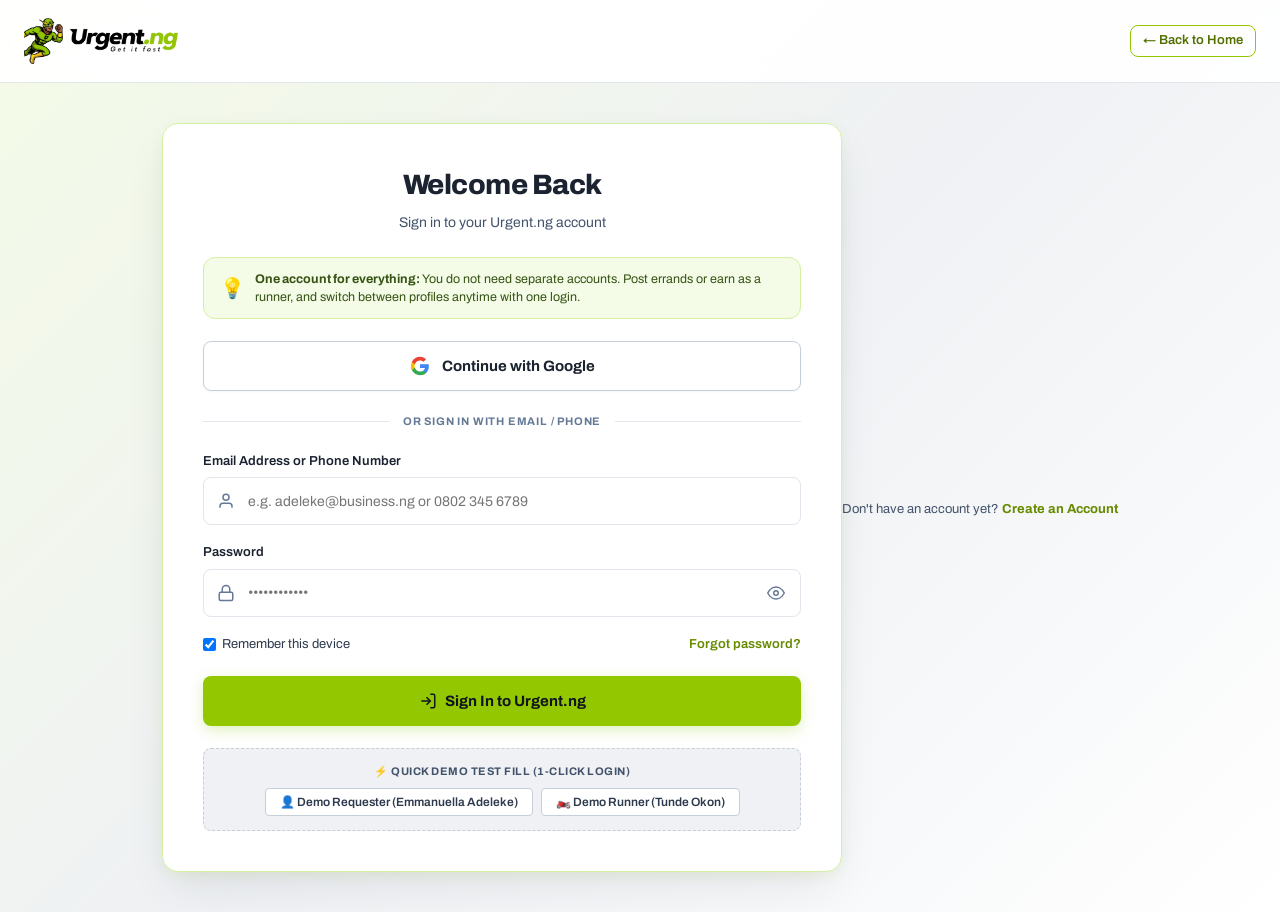
<file: login.html>
<!DOCTYPE html>
<html lang="en">
<head>
  <meta charset="UTF-8">
  <meta name="viewport" content="width=device-width, initial-scale=1.0">
  <title>Login — Urgent.ng | On-Demand Errand Marketplace</title>
  <meta name="description" content="Sign in to your Urgent.ng account to post errands or bid on tasks with one single login.">
  <link rel="preconnect" href="https://fonts.googleapis.com">
  <link rel="preconnect" href="https://fonts.gstatic.com" crossorigin>
  <link href="https://fonts.googleapis.com/css2?family=Archivo:ital,wght@0,300;0,400;0,500;0,600;0,700;0,800;1,400;1,600&display=swap" rel="stylesheet">
  <link rel="stylesheet" href="styles.css">
  <link rel="icon" type="image/svg+xml" href="favicon.svg">
  <link rel="alternate icon" type="image/x-icon" href="favicon.ico">
  <style>
    body {
      background: linear-gradient(135deg, #f4fbe6 0%, #eff1f4 50%, #ffffff 100%);
      min-height: 100vh;
      display: flex;
      flex-direction: column;
    }
    .auth-header {
      padding: 18px 0;
      border-bottom: 1px solid var(--cn-blue-100);
      background: rgba(255, 255, 255, 0.92);
      backdrop-filter: blur(10px);
    }
    .auth-header-inner {
      display: flex;
      justify-content: space-between;
      align-items: center;
    }
    .auth-main {
      flex: 1;
      display: flex;
      align-items: center;
      justify-content: center;
      padding: 40px 20px;
    }
    .auth-card {
      width: 100%;
      max-width: 680px; /* INCREASED MODAL WIDTH */
      background: #ffffff;
      border: 1.5px solid var(--cn-green-200);
      border-radius: var(--radius-xl);
      box-shadow: 0 20px 48px -10px rgba(27, 35, 48, 0.1), 0 4px 16px -2px rgba(147, 199, 0, 0.12);
      padding: 40px;
      position: relative;
    }
    .auth-title-row {
      text-align: center;
      margin-bottom: 24px;
    }
    .auth-title {
      font-size: 28px;
      font-weight: 800;
      color: var(--cn-blue-700);
      letter-spacing: -0.5px;
      margin-bottom: 6px;
    }
    .auth-sub {
      font-size: 14px;
      color: var(--cn-blue-500);
    }
    
    /* ROLE SELECTOR */
    .role-choice-label {
      font-size: 11px;
      font-weight: 700;
      text-transform: uppercase;
      letter-spacing: 0.6px;
      color: var(--cn-blue-500);
      margin-bottom: 10px;
      display: block;
      text-align: center;
    }
    .role-selector-grid {
      display: grid;
      grid-template-columns: 1fr 1fr;
      gap: 14px;
      margin-bottom: 22px;
    }
    .role-card-btn {
      padding: 16px 14px;
      background: var(--cn-blue-50);
      border: 2px solid var(--cn-blue-100);
      border-radius: var(--radius-lg);
      cursor: pointer;
      text-align: left;
      transition: all var(--transition-fast);
      display: flex;
      flex-direction: column;
      gap: 6px;
      font-family: inherit;
    }
    .role-card-btn:hover {
      border-color: var(--cn-green-300);
      background: var(--cn-green-50);
    }
    .role-card-btn.active {
      background: #ffffff;
      border-color: var(--cn-green-500);
      box-shadow: 0 0 0 3px rgba(147, 199, 0, 0.2);
    }
    .role-card-top {
      display: flex;
      align-items: center;
      justify-content: space-between;
    }
    .role-icon {
      font-size: 22px;
    }
    .role-radio-dot {
      width: 16px;
      height: 16px;
      border-radius: 50%;
      border: 2px solid var(--cn-blue-200);
      background: #ffffff;
    }
    .role-card-btn.active .role-radio-dot {
      border-color: var(--cn-green-500);
      background: var(--cn-green-500);
    }
    .role-name {
      font-size: 15px;
      font-weight: 700;
      color: var(--cn-blue-700);
    }
    .role-card-btn.active .role-name {
      color: var(--cn-green-900);
    }
    .role-desc {
      font-size: 12px;
      color: var(--cn-blue-400);
      line-height: 1.35;
    }

    .active-role-banner {
      display: flex;
      align-items: center;
      justify-content: space-between;
      background: var(--cn-green-50);
      border: 1px solid var(--cn-green-200);
      border-radius: var(--radius-md);
      padding: 9px 14px;
      margin-bottom: 22px;
      font-size: 12px;
      font-weight: 600;
      color: var(--cn-green-900);
    }

    .auth-form-group {
      margin-bottom: 18px;
    }
    .auth-label {
      display: block;
      font-size: 13px;
      font-weight: 600;
      color: var(--cn-blue-700);
      margin-bottom: 6px;
    }
    .auth-input-wrapper {
      position: relative;
      display: flex;
      align-items: center;
    }
    .auth-input-wrapper svg.field-icon {
      position: absolute;
      left: 14px;
      color: var(--cn-blue-400);
      pointer-events: none;
    }
    .auth-input {
      width: 100%;
      height: 48px;
      padding: 0 44px;
      background: var(--cn-white);
      border: 1.5px solid var(--cn-blue-100);
      border-radius: var(--radius-md);
      font-family: inherit;
      font-size: 14px;
      color: var(--cn-blue-700);
      transition: all var(--transition-fast);
    }
    .auth-input:focus {
      outline: none;
      border-color: var(--cn-green-500);
      box-shadow: 0 0 0 3px rgba(147, 199, 0, 0.2);
    }
    .password-toggle-btn {
      position: absolute;
      right: 12px;
      background: none;
      border: none;
      color: var(--cn-blue-400);
      cursor: pointer;
      padding: 4px;
      display: flex;
      align-items: center;
    }
    .password-toggle-btn:hover {
      color: var(--cn-blue-700);
    }
    .auth-meta-row {
      display: flex;
      justify-content: space-between;
      align-items: center;
      margin-bottom: 22px;
      font-size: 13px;
    }
    .remember-label {
      display: flex;
      align-items: center;
      gap: 6px;
      color: var(--cn-blue-600);
      cursor: pointer;
    }
    .forgot-link {
      color: var(--cn-green-700);
      font-weight: 600;
      text-decoration: none;
    }
    .forgot-link:hover {
      text-decoration: underline;
    }

    .btn-auth-submit {
      width: 100%;
      height: 50px;
      font-size: 15px;
      font-weight: 700;
      display: flex;
      align-items: center;
      justify-content: center;
      gap: 8px;
    }

    .demo-credentials-box {
      margin-top: 22px;
      padding: 14px;
      background: var(--cn-blue-50);
      border: 1px dashed var(--cn-blue-200);
      border-radius: var(--radius-md);
      text-align: center;
    }
    .demo-title {
      font-size: 11px;
      font-weight: 700;
      text-transform: uppercase;
      letter-spacing: 0.5px;
      color: var(--cn-blue-500);
      margin-bottom: 8px;
    }
    .demo-buttons-row {
      display: flex;
      gap: 8px;
      justify-content: center;
      flex-wrap: wrap;
    }
    .btn-demo-fill {
      background: #ffffff;
      border: 1px solid var(--cn-blue-200);
      border-radius: var(--radius-sm);
      padding: 6px 14px;
      font-size: 12px;
      font-weight: 600;
      color: var(--cn-blue-600);
      cursor: pointer;
      transition: all var(--transition-fast);
      font-family: inherit;
    }
    .btn-demo-fill:hover {
      background: var(--cn-green-50);
      color: var(--cn-green-900);
      border-color: var(--cn-green-400);
    }

    .auth-card-footer {
      margin-top: 24px;
      text-align: center;
      font-size: 13px;
      color: var(--cn-blue-500);
    }
    .auth-card-footer a {
      color: var(--cn-green-700);
      font-weight: 700;
      text-decoration: none;
    }
    .auth-card-footer a:hover {
      text-decoration: underline;
    }

    /* GOOGLE PHONE NUMBER MODAL / STEP VIEW */
    .google-phone-view {
      display: none;
      animation: fadeIn 200ms ease;
    }
    .google-phone-view.active {
      display: block;
    }

    /* SUCCESS STATE OVERLAY */
    .auth-success-overlay {
      position: absolute;
      inset: 0;
      background: rgba(255, 255, 255, 0.98);
      border-radius: var(--radius-xl);
      display: none;
      flex-direction: column;
      align-items: center;
      justify-content: center;
      padding: 36px;
      text-align: center;
      animation: fadeIn 200ms ease;
    }
    .auth-success-overlay.active {
      display: flex;
    }
    .success-icon-box {
      width: 68px;
      height: 68px;
      border-radius: 50%;
      background: var(--cn-green-100);
      color: var(--cn-green-700);
      display: flex;
      align-items: center;
      justify-content: center;
      margin-bottom: 16px;
    }
    @keyframes fadeIn {
      from { opacity: 0; transform: scale(0.97); }
      to { opacity: 1; transform: scale(1); }
    }
  </style>
</head>
<body>

  <!-- Top Header Navigation -->
  <header class="auth-header">
    <div class="container auth-header-inner">
      <a href="index.html" class="brand-logo" style="display:flex; justify-content:center;">
        <img src="assets/logo.png" alt="Urgent.ng - Get it fast" class="brand-logo-img" style="height:46px; max-width:180px; object-fit:contain;">
      </a>

      <div style="display:flex; align-items:center; gap:12px;">
        <a href="index.html" class="btn btn-outline btn-sm">
          &larr; Back to Home
        </a>
      </div>
    </div>
  </header>

  <!-- Main Login Card Container -->
  <main class="auth-main">
    <div class="auth-card">

      <!-- ================= VIEW 1: REGULAR LOGIN & GOOGLE AUTH ================= -->
      <div id="standardLoginView">
        <div class="auth-title-row">
          <h1 class="auth-title">Welcome Back</h1>
          <p class="auth-sub">Sign in to your Urgent.ng account</p>
        </div>

        <!-- Single Unified Account Explainer Banner -->
        <div class="unified-account-banner" style="background:#f4fbe6; border:1.5px solid #d6f0a3; border-radius:12px; padding:12px 16px; margin-bottom:22px; font-size:12.5px; color:#365314; display:flex; align-items:center; gap:10px; line-height:1.45;">
          <span style="font-size:20px; flex-shrink:0;">💡</span>
          <div>
            <strong>One account for everything:</strong> You do not need separate accounts. Post errands or earn as a runner, and switch between profiles anytime with one login.
          </div>
        </div>

        <!-- Google Auth CTA Button -->
        <button type="button" class="btn-google-auth" onclick="startGoogleAuthFlow()">
          <svg class="google-icon" width="20" height="20" viewBox="0 0 24 24">
            <path fill="#4285F4" d="M22.56 12.25c0-.78-.07-1.53-.2-2.25H12v4.26h5.92c-.26 1.37-1.04 2.53-2.21 3.31v2.77h3.57c2.08-1.92 3.28-4.74 3.28-8.09z"/>
            <path fill="#34A853" d="M12 23c2.97 0 5.46-.98 7.28-2.66l-3.57-2.77c-.98.66-2.23 1.06-3.71 1.06-2.86 0-5.29-1.93-6.16-4.53H2.18v2.84C3.99 20.53 7.7 23 12 23z"/>
            <path fill="#FBBC05" d="M5.84 14.09c-.22-.66-.35-1.36-.35-2.09s.13-1.43.35-2.09V7.06H2.18C1.43 8.55 1 10.22 1 12s.43 3.45 1.18 4.94l2.85-2.22.81-.63z"/>
            <path fill="#EA4335" d="M12 5.38c1.62 0 3.06.56 4.21 1.64l3.15-3.15C17.45 2.09 14.97 1 12 1 7.7 1 3.99 3.47 2.18 7.06l3.66 2.84c.87-2.6 3.3-4.52 6.16-4.52z"/>
          </svg>
          <span id="googleBtnText">Continue with Google</span>
        </button>

        <div class="auth-divider">
          <span>or sign in with email / phone</span>
        </div>

        <!-- Standard Login Form -->
        <form id="loginForm" onsubmit="handleLoginSubmit(event)">
          <div class="auth-form-group">
            <label class="auth-label" for="loginIdentifier" id="identifierLabel">Email Address or Phone Number</label>
            <div class="auth-input-wrapper">
              <svg width="18" height="18" viewBox="0 0 24 24" fill="none" stroke="currentColor" stroke-width="2" class="field-icon">
                <path d="M20 21v-2a4 4 0 0 0-4-4H8a4 4 0 0 0-4 4v2"></path>
                <circle cx="12" cy="7" r="4"></circle>
              </svg>
              <input type="text" id="loginIdentifier" class="auth-input" placeholder="e.g. adeleke@business.ng or 0802 345 6789" required autocomplete="username">
            </div>
          </div>

          <div class="auth-form-group">
            <label class="auth-label" for="loginPassword">Password</label>
            <div class="auth-input-wrapper">
              <svg width="18" height="18" viewBox="0 0 24 24" fill="none" stroke="currentColor" stroke-width="2" class="field-icon">
                <rect x="3" y="11" width="18" height="11" rx="2" ry="2"></rect>
                <path d="M7 11V7a5 5 0 0 1 10 0v4"></path>
              </svg>
              <input type="password" id="loginPassword" class="auth-input" placeholder="••••••••••••" required autocomplete="current-password">
              <button type="button" class="password-toggle-btn" onclick="togglePasswordVisibility()" aria-label="Toggle password visibility">
                <svg id="eyeIcon" width="18" height="18" viewBox="0 0 24 24" fill="none" stroke="currentColor" stroke-width="2">
                  <path d="M1 12s4-8 11-8 11 8 11 8-4 8-11 8-11-8-11-8z"></path>
                  <circle cx="12" cy="12" r="3"></circle>
                </svg>
              </button>
            </div>
          </div>

          <div class="auth-meta-row">
            <label class="remember-label">
              <input type="checkbox" id="rememberMe" checked>
              <span>Remember this device</span>
            </label>
            <a href="forgot-password.html" class="forgot-link">Forgot password?</a>
          </div>

          <button type="submit" class="btn btn-primary btn-auth-submit" id="submitBtn">
            <svg width="18" height="18" viewBox="0 0 24 24" fill="none" stroke="currentColor" stroke-width="2"><path d="M15 3h4a2 2 0 0 1 2 2v14a2 2 0 0 1-2 2h-4"></path><polyline points="10 17 15 12 10 7"></polyline><line x1="15" y1="12" x2="3" y2="12"></line></svg>
            <span id="submitBtnText">Sign In to Urgent.ng</span>
          </button>

          <div class="demo-credentials-box">
            <div class="demo-title">⚡ Quick Demo Test Fill (1-Click Login)</div>
            <div class="demo-buttons-row">
              <button type="button" class="btn-demo-fill" onclick="fillDemoCredentials('requester')">
                👤 Demo Requester (Emmanuella Adeleke)
              </button>
              <button type="button" class="btn-demo-fill" onclick="fillDemoCredentials('runner')">
                🏍️ Demo Runner (Tunde Okon)
              </button>
            </div>
          </div>
              </button>
            </div>
          </div>

          <div class="auth-card-footer">
            Don't have an account yet? <a href="register.html">Create an Account</a>
          </div>
        </form>
      </div>

      <!-- ================= SUCCESS OVERLAY ================= -->
      <div class="auth-success-overlay" id="successOverlay">
        <div class="success-icon-box">
          <svg width="34" height="34" viewBox="0 0 24 24" fill="none" stroke="currentColor" stroke-width="2.5"><polyline points="20 6 9 17 4 12"></polyline></svg>
        </div>
        <h3 style="font-size:22px; font-weight:800; color:var(--cn-blue-700); margin-bottom:8px;" id="successTitle">Welcome Back!</h3>
        <p style="font-size:14px; color:var(--cn-blue-500); max-width:400px; margin-bottom:24px;" id="successMsg">
          You are now securely logged in.
        </p>
        <div style="display:flex; gap:12px; width:100%; max-width:380px;">
          <a href="discovery.html" class="btn btn-primary btn-lg" style="flex:1; justify-content:center;">
            Go to Discovery Feed &rarr;
          </a>
          <button type="button" class="btn btn-outline btn-lg" style="flex:1;" onclick="resetLoginForm()">
            Log Out
          </button>
        </div>
      </div>

    </div>
  </main>

  <script>
    let activeMode = 'requester'; // default entry mode

    function togglePasswordVisibility() {
      const pwdInput = document.getElementById('loginPassword');
      const eyeIcon = document.getElementById('eyeIcon');
      if (pwdInput.type === 'password') {
        pwdInput.type = 'text';
        eyeIcon.innerHTML = '<path d="M17.94 17.94A10.07 10.07 0 0 1 12 20c-7 0-11-8-11-8a18.45 18.45 0 0 1 5.06-5.94M9.9 4.24A9.12 9.12 0 0 1 12 4c7 0 11 8 11 8a18.5 18.5 0 0 1-2.16 3.19m-6.72-1.07a3 3 0 1 1-4.24-4.24"></path><line x1="1" y1="1" x2="23" y2="23"></line>';
      } else {
        pwdInput.type = 'password';
        eyeIcon.innerHTML = '<path d="M1 12s4-8 11-8 11 8 11 8-4 8-11 8-11-8-11-8z"></path><circle cx="12" cy="12" r="3"></circle>';
      }
    }

    function fillDemoCredentials(mode) {
      activeMode = mode;
      const identInput = document.getElementById('loginIdentifier');
      const pwdInput = document.getElementById('loginPassword');

      if (mode === 'requester') {
        identInput.value = 'emmanuella.adeleke@boutique.ng';
        pwdInput.value = 'LagosStore2026!';
      } else {
        identInput.value = '0808 555 9182';
        pwdInput.value = 'FastBikeRunner99!';
      }
    }

    function handleLoginSubmit(e) {
      e.preventDefault();
      const overlay = document.getElementById('successOverlay');
      const successTitle = document.getElementById('successTitle');
      const successMsg = document.getElementById('successMsg');
      const ident = document.getElementById('loginIdentifier').value.trim();

      const isRunnerIdent = ident.includes('555') || ident.includes('tunde') || activeMode === 'runner';
      const targetMode = isRunnerIdent ? 'runner' : 'requester';

      const userProfile = {
        name: isRunnerIdent ? 'Tunde Okon' : 'Emmanuella Adeleke',
        phone: isRunnerIdent ? '0808 555 9182' : '0802 345 6789',
        email: isRunnerIdent ? 'tunde.okon@urgent.ng' : 'emmanuella.adeleke@boutique.ng',
        activeMode: targetMode,
        roles: ['requester', 'runner'],
        isRunnerVerified: true,
        loginTime: new Date().toISOString()
      };
      localStorage.setItem('urgent_user', JSON.stringify(userProfile));

      successTitle.textContent = `Welcome, ${userProfile.name}!`;
      successMsg.textContent = targetMode === 'runner'
        ? 'Signed in. Routing to your Runner Dashboard (you can switch to Requester mode anytime)...'
        : 'Signed in. Routing to your Requester Dashboard (you can switch to Runner mode anytime)...';

      overlay.classList.add('active');
      setTimeout(() => {
        window.location.href = targetMode === 'runner' ? 'runner-dashboard.html' : 'requester-dashboard.html';
      }, 1000);
    }

    function startGoogleAuthFlow() {
      const overlay = document.getElementById('successOverlay');
      const successTitle = document.getElementById('successTitle');
      const successMsg = document.getElementById('successMsg');

      const userProfile = {
        name: 'Emmanuella Adeleke',
        phone: '0802 345 6789',
        email: 'adeleke.business@gmail.com',
        activeMode: 'requester',
        roles: ['requester', 'runner'],
        isRunnerVerified: true,
        authMethod: 'google',
        loginTime: new Date().toISOString()
      };
      localStorage.setItem('urgent_user', JSON.stringify(userProfile));

      successTitle.textContent = 'Signed In with Google!';
      successMsg.textContent = 'Welcome back! Routing to your Dashboard (one login for both Requester & Runner)...';

      overlay.classList.add('active');
      setTimeout(() => {
        window.location.href = 'requester-dashboard.html';
      }, 1000);
    }

    function resetLoginForm() {
      document.getElementById('successOverlay').classList.remove('active');
      document.getElementById('standardLoginView').style.display = 'block';
    }
  </script>
</body>
</html>
</file>
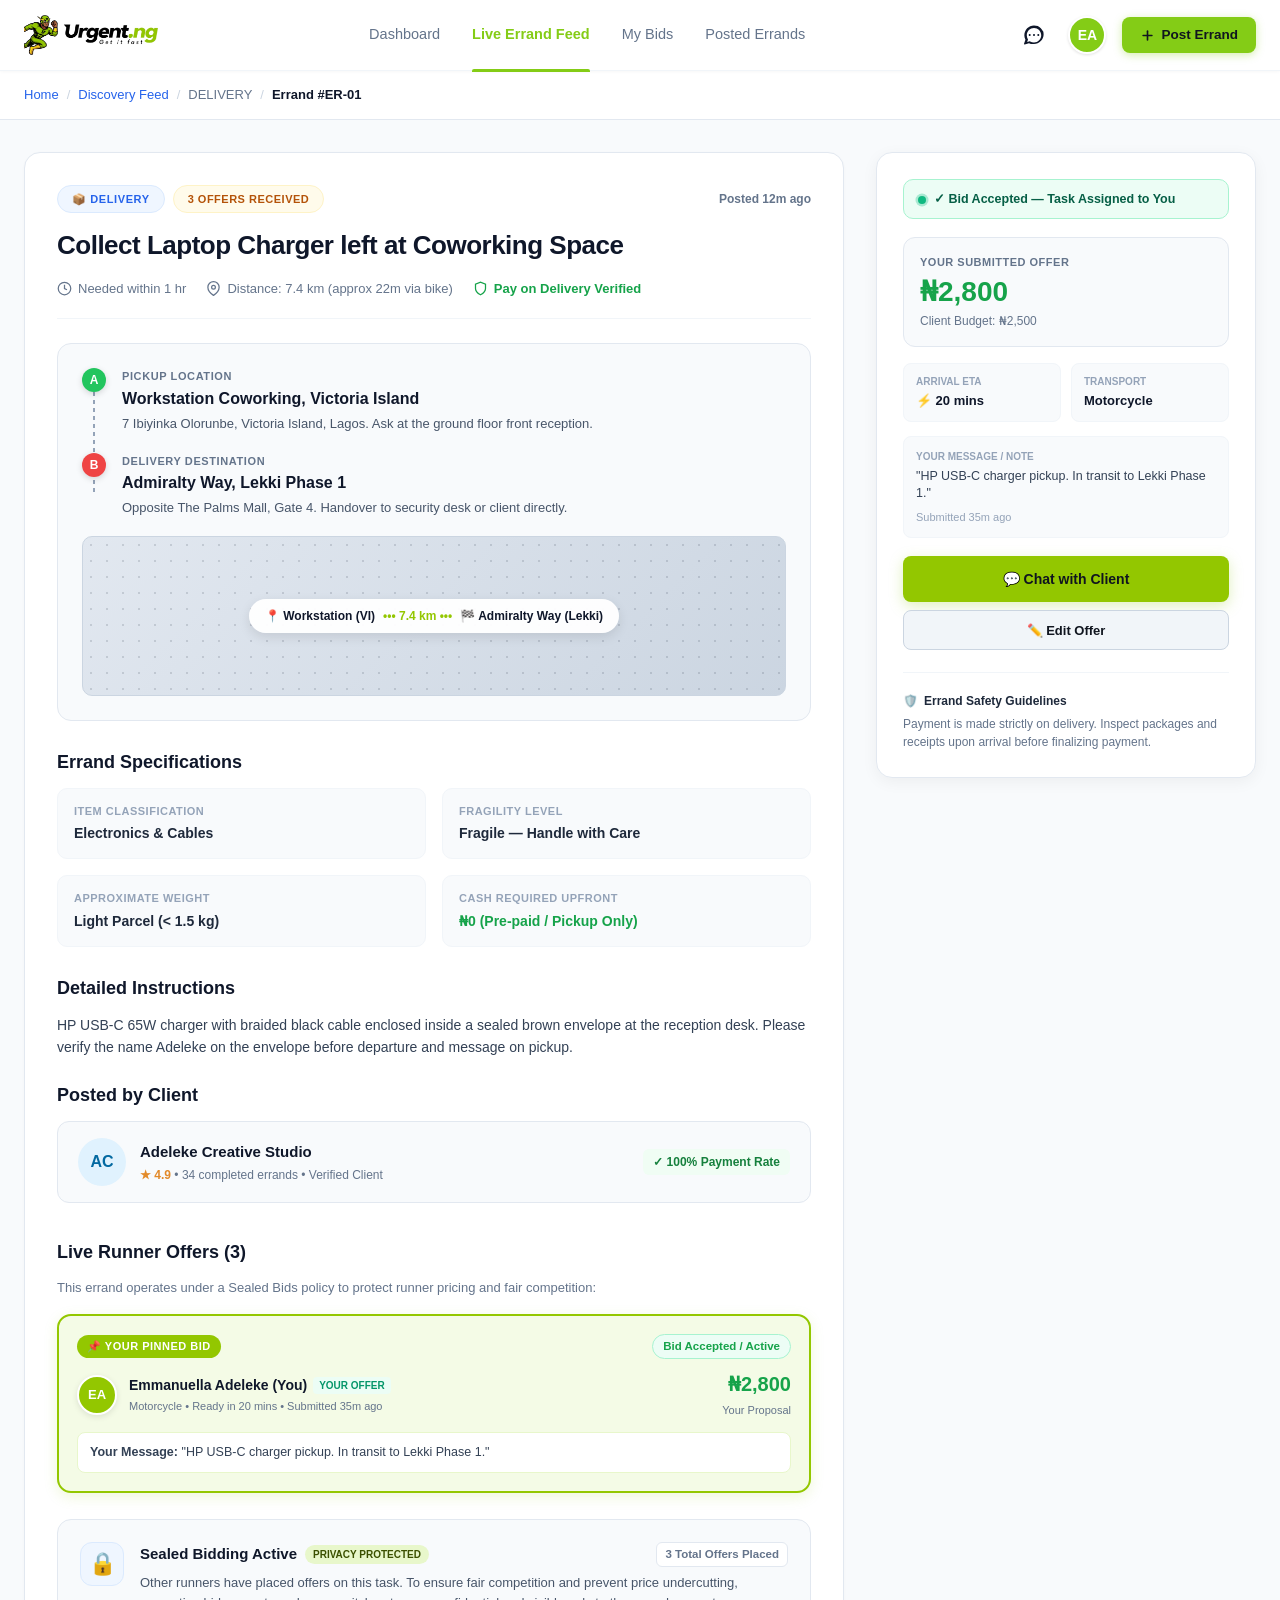
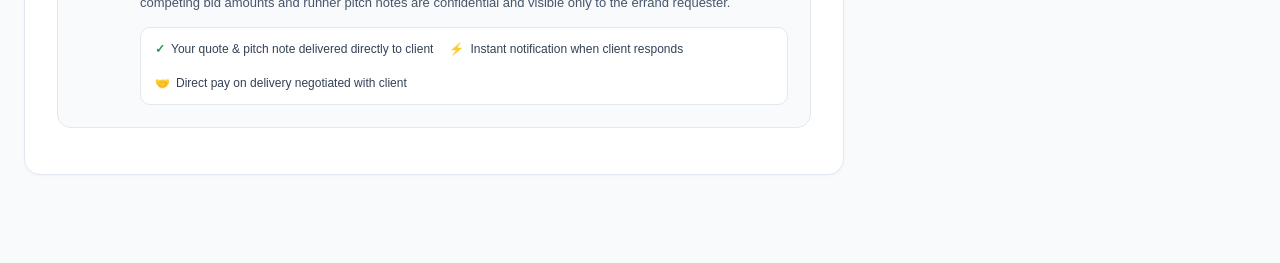
<file: product-detail.html>
<!DOCTYPE html>
<html lang="en">
<head>
  <meta charset="UTF-8">
  <meta name="viewport" content="width=device-width, initial-scale=1.0">
  <title>Errand Details — Urgent.ng | On-Demand Errand Marketplace</title>
  <meta name="description" content="Review full errand specifications, route map, client notes, and submit competitive bids on Urgent.ng.">
  <link rel="stylesheet" href="styles.css">
  <link rel="icon" type="image/svg+xml" href="favicon.svg">
  <link rel="alternate icon" type="image/x-icon" href="favicon.ico">
  <style>
    /* Scoped Styles for Errand / Product Detail Page */
    .detail-page-body {
      background-color: #f8fafc;
      min-height: 100vh;
      display: flex;
      flex-direction: column;
      font-family: var(--font-family);
      color: #0f172a;
    }

    .detail-nav-header {
      background: #ffffff;
      border-bottom: 1px solid #e2e8f0;
      position: sticky;
      top: 0;
      z-index: 100;
      box-shadow: 0 1px 3px rgba(0, 0, 0, 0.02);
    }

    .detail-nav-row {
      display: flex;
      align-items: center;
      justify-content: space-between;
      height: 70px;
    }

    /* Breadcrumbs Bar */
    .detail-breadcrumb-bar {
      background: #ffffff;
      border-bottom: 1px solid #e2e8f0;
      padding: 14px 0;
    }

    .breadcrumb-links {
      display: flex;
      align-items: center;
      gap: 8px;
      font-size: 13px;
      color: #64748b;
    }

    .breadcrumb-links a {
      color: #2563eb;
      font-weight: 500;
      text-decoration: none;
    }

    .breadcrumb-links a:hover {
      text-decoration: underline;
    }

    .breadcrumb-divider {
      color: #cbd5e1;
    }

    /* Main Grid Layout (2-columns) */
    .detail-main-grid {
      display: grid;
      grid-template-columns: 1fr 380px;
      gap: 32px;
      padding: 32px 0 64px;
      align-items: start;
    }

    @media (max-width: 991px) {
      .detail-main-grid {
        grid-template-columns: 1fr;
      }
    }

    /* Left Content Panel */
    .detail-card-panel {
      background: #ffffff;
      border: 1px solid #e2e8f0;
      border-radius: 16px;
      padding: 32px;
      box-shadow: 0 1px 3px rgba(0, 0, 0, 0.03);
      margin-bottom: 24px;
    }

    .detail-top-tags {
      display: flex;
      align-items: center;
      justify-content: space-between;
      margin-bottom: 16px;
      flex-wrap: wrap;
      gap: 10px;
    }

    .tag-category-pill {
      display: inline-flex;
      align-items: center;
      gap: 6px;
      padding: 5px 14px;
      border-radius: 9999px;
      font-size: 11px;
      font-weight: 800;
      letter-spacing: 0.6px;
      text-transform: uppercase;
      background: #eff6ff;
      color: #2563eb;
      border: 1px solid #dbeafe;
    }

    .tag-offers-pill {
      display: inline-flex;
      align-items: center;
      padding: 5px 14px;
      border-radius: 9999px;
      background: #fffbeb;
      border: 1px solid #fef3c7;
      color: #b45309;
      font-size: 11px;
      font-weight: 700;
      text-transform: uppercase;
      letter-spacing: 0.5px;
    }

    .detail-title {
      font-size: 26px;
      font-weight: 800;
      color: #0f172a;
      line-height: 1.3;
      margin: 0 0 16px;
      letter-spacing: -0.5px;
    }

    .detail-meta-strip {
      display: flex;
      align-items: center;
      gap: 20px;
      padding-bottom: 20px;
      margin-bottom: 24px;
      border-bottom: 1px solid #f1f5f9;
      font-size: 13px;
      color: #64748b;
      flex-wrap: wrap;
    }

    .detail-meta-item {
      display: inline-flex;
      align-items: center;
      gap: 6px;
    }

    /* Route & Navigation Card */
    .route-visual-card {
      background: #f8fafc;
      border: 1px solid #e2e8f0;
      border-radius: 14px;
      padding: 24px;
      margin-bottom: 28px;
    }

    .route-points-wrap {
      display: flex;
      flex-direction: column;
      gap: 20px;
      position: relative;
    }

    .route-connecting-line {
      position: absolute;
      left: 11px;
      top: 24px;
      bottom: 24px;
      width: 2px;
      background: repeating-linear-gradient(to bottom, #94a3b8 0, #94a3b8 4px, transparent 4px, transparent 8px);
    }

    .route-point-row {
      display: flex;
      align-items: flex-start;
      gap: 16px;
      position: relative;
      z-index: 2;
    }

    .point-dot {
      width: 24px;
      height: 24px;
      border-radius: 50%;
      display: flex;
      align-items: center;
      justify-content: center;
      font-size: 12px;
      font-weight: 800;
      color: #ffffff;
      flex-shrink: 0;
      box-shadow: 0 2px 6px rgba(0, 0, 0, 0.15);
    }

    .dot-pickup { background-color: #22c55e; }
    .dot-dest { background-color: #ef4444; }

    .point-content {
      flex: 1;
    }

    .point-type {
      font-size: 11px;
      font-weight: 700;
      text-transform: uppercase;
      letter-spacing: 0.6px;
      color: #64748b;
      margin-bottom: 2px;
    }

    .point-title {
      font-size: 16px;
      font-weight: 800;
      color: #0f172a;
      margin-bottom: 4px;
    }

    .point-note {
      font-size: 13px;
      color: #475569;
      line-height: 1.4;
    }

    /* Mockup Map Box */
    .mock-map-box {
      background: linear-gradient(135deg, #e2e8f0 0%, #cbd5e1 100%);
      border-radius: 10px;
      height: 160px;
      position: relative;
      overflow: hidden;
      margin-top: 18px;
      border: 1px solid #cbd5e1;
      display: flex;
      align-items: center;
      justify-content: center;
    }

    .map-pattern {
      position: absolute;
      inset: 0;
      opacity: 0.15;
      background-image: radial-gradient(#1e293b 1px, transparent 1px);
      background-size: 16px 16px;
    }

    .map-route-track {
      position: relative;
      z-index: 2;
      background: rgba(255, 255, 255, 0.95);
      padding: 8px 16px;
      border-radius: 9999px;
      box-shadow: 0 4px 12px rgba(0, 0, 0, 0.1);
      font-size: 12px;
      font-weight: 700;
      color: #0f172a;
      display: flex;
      align-items: center;
      gap: 8px;
    }

    /* Specifications Checklist */
    .specs-grid {
      display: grid;
      grid-template-columns: repeat(2, 1fr);
      gap: 16px;
      margin-bottom: 28px;
    }

    @media (max-width: 600px) {
      .specs-grid {
        grid-template-columns: 1fr;
      }
    }

    .spec-item-box {
      background: #f8fafc;
      border: 1px solid #f1f5f9;
      border-radius: 10px;
      padding: 14px 16px;
    }

    .spec-label {
      font-size: 11px;
      font-weight: 700;
      text-transform: uppercase;
      letter-spacing: 0.5px;
      color: #94a3b8;
      margin-bottom: 4px;
    }

    .spec-value {
      font-size: 14px;
      font-weight: 700;
      color: #1e293b;
    }

    /* Instructions & Notes */
    .section-subhead {
      font-size: 18px;
      font-weight: 800;
      color: #0f172a;
      margin: 0 0 12px;
    }

    .instruction-paragraph {
      font-size: 14px;
      line-height: 1.6;
      color: #334155;
      margin-bottom: 24px;
    }

    /* Requester Card */
    .requester-profile-card {
      display: flex;
      align-items: center;
      justify-content: space-between;
      background: #f8fafc;
      border: 1px solid #e2e8f0;
      border-radius: 12px;
      padding: 16px 20px;
      margin-bottom: 28px;
      flex-wrap: wrap;
      gap: 12px;
    }

    .requester-left {
      display: flex;
      align-items: center;
      gap: 14px;
    }

    .requester-avatar {
      width: 48px;
      height: 48px;
      border-radius: 50%;
      background: #e0f2fe;
      color: #0369a1;
      font-size: 16px;
      font-weight: 800;
      display: flex;
      align-items: center;
      justify-content: center;
    }

    /* Live Offers Stream on Detail Page */
    .offers-stream-list {
      display: flex;
      flex-direction: column;
      gap: 12px;
    }

    .offer-stream-row {
      background: #ffffff;
      border: 1px solid #e2e8f0;
      border-radius: 12px;
      padding: 16px;
      display: flex;
      align-items: center;
      justify-content: space-between;
      gap: 16px;
      transition: all 0.2s ease;
    }

    .offer-stream-row:hover {
      border-color: #93c700;
      box-shadow: 0 4px 12px rgba(0, 0, 0, 0.05);
    }

    /* Right Sticky Action Sidebar */
    .detail-action-card {
      background: #ffffff;
      border: 1px solid #e2e8f0;
      border-radius: 16px;
      padding: 26px;
      box-shadow: 0 4px 16px rgba(0, 0, 0, 0.05);
      position: sticky;
      top: 94px;
    }

    .action-price-box {
      background: #f8fafc;
      border-radius: 12px;
      padding: 18px;
      margin-bottom: 22px;
      border: 1px solid #f1f5f9;
    }

    .action-price-label {
      font-size: 11px;
      font-weight: 700;
      text-transform: uppercase;
      color: #94a3b8;
      letter-spacing: 0.6px;
      margin-bottom: 4px;
    }

    .action-price-val {
      font-size: 32px;
      font-weight: 800;
      color: #0f172a;
      line-height: 1.1;
    }

    .action-price-pod {
      display: inline-flex;
      align-items: center;
      gap: 4px;
      margin-top: 6px;
      font-size: 12px;
      font-weight: 700;
      color: #15803d;
    }

    .btn-submit-offer-lg {
      width: 100%;
      height: 52px;
      background: #a6d445;
      color: #10151f;
      border-radius: 10px;
      font-size: 15px;
      font-weight: 800;
      border: none;
      cursor: pointer;
      display: flex;
      align-items: center;
      justify-content: center;
      gap: 8px;
      box-shadow: 0 4px 14px rgba(166, 212, 69, 0.35);
      transition: all 0.15s ease;
    }

    .btn-submit-offer-lg:hover {
      background: #95c434;
      color: #10151f;
      transform: translateY(-1px);
      box-shadow: 0 6px 18px rgba(166, 212, 69, 0.45);
    }

    .btn-submit-offer-lg:active {
      background: #84b326;
      transform: translateY(0);
    }

    .safety-guarantee-box {
      margin-top: 22px;
      padding-top: 18px;
      border-top: 1px solid #f1f5f9;
      font-size: 12px;
      color: #64748b;
      line-height: 1.5;
    }

    /* Modal Wider Sizing & Hidden Scrollbars */
    .discovery-modal-backdrop > div {
      scrollbar-width: none !important;
      -ms-overflow-style: none !important;
    }
    .discovery-modal-backdrop > div::-webkit-scrollbar {
      display: none !important;
      width: 0 !important;
      height: 0 !important;
    }
  </style>
</head>
<body class="detail-page-body">

  <!-- ================= TOP HEADER (FIGMA NODE 62:3878) ================= -->
  <header class="figma-auth-header">
    <div class="figma-header-inner">
      <!-- Left: Logo -->
      <a href="index.html" class="figma-logo-link" title="Urgent.ng - Get it fast">
        <img src="assets/logo.png" alt="Urgent.ng - Get it fast" class="figma-logo-img">
      </a>

      <!-- Middle Nav Links -->
      <nav class="figma-nav-center hide-mobile">
        <a href="requester-dashboard.html" class="figma-nav-link">Dashboard</a>
        <a href="discovery.html" class="figma-nav-link active">Live Errand Feed</a>
        <a href="discovery.html#my-bids" class="figma-nav-link">My Bids</a>
        <a href="discovery.html#posted-errands" class="figma-nav-link">Posted Errands</a>
      </nav>

      <!-- Right Actions: Chat, Avatar, Post Errand -->
      <div class="figma-nav-right">
        <!-- Ant Design Message Icon Button -->
        <a href="chat.html" class="figma-nav-msg-btn" title="Messages & Chat" aria-label="Messages">
          <svg width="22" height="22" viewBox="0 0 1024 1024" fill="currentColor">
            <path d="M464 512a48 48 0 1 0 96 0 48 48 0 1 0-96 0zm200 0a48 48 0 1 0 96 0 48 48 0 1 0-96 0zm-400 0a48 48 0 1 0 96 0 48 48 0 1 0-96 0zm661.2-173.6c-22.6-53.7-55-101.9-96.3-143.3a444.35 444.35 0 0 0-143.3-96.3C630.6 76 572.1 64 512 64h-2c-60.6.3-119.3 12.6-174.5 36.6-53.7 23.4-101.5 56.4-142 98.2-40.4 41.6-72.6 90.3-95.8 144.9-23.7 55.6-35.7 114.6-35.7 175.3 0 73.8 17.5 145.4 51 209.8l-65.4 193.2a24 24 0 0 0 29.8 30.4l201.1-61.1A444.2 444.2 0 0 0 510 928c60.2 0 118.7-12 173.6-35.8 53.7-23.3 101.8-55.7 143.2-97 41.4-41.4 73.8-89.5 97.1-143.2 23.8-54.9 36.1-113.4 36.1-173.6 0-60.1-12.3-118.6-34.8-172.4zM512 856c-63.5 0-124.6-14.8-179.3-43.2l-14.4-7.5-124.9 37.9 40.6-120-8.6-14.8C194.5 650.3 176 587.2 176 521c0-185.3 150.7-336 336-336s336 150.7 336 336-150.7 335-336 335z" />
          </svg>
        </a>

        <!-- User Profile Avatar Link -->
        <a href="requester-dashboard.html" id="topNavAvatarLink" class="figma-nav-avatar" title="Go to Dashboard">
          EA
        </a>

        <!-- + Post Errand Button -->
        <a href="discovery.html" class="figma-btn-post-errand" style="text-decoration:none;">
          <svg width="15" height="15" viewBox="0 0 24 24" fill="none" stroke="currentColor" stroke-width="2.6" stroke-linecap="round">
            <line x1="12" y1="5" x2="12" y2="19"></line>
            <line x1="5" y1="12" x2="19" y2="12"></line>
          </svg>
          <span>Post Errand</span>
        </a>
      </div>
    </div>
  </header>

  <!-- ================= BREADCRUMBS ================= -->
  <div class="detail-breadcrumb-bar">
    <div class="container">
      <div class="breadcrumb-links">
        <a href="index.html">Home</a>
        <span class="breadcrumb-divider">/</span>
        <a href="discovery.html">Discovery Feed</a>
        <span class="breadcrumb-divider">/</span>
        <span id="breadcrumbCategory">Package Delivery</span>
        <span class="breadcrumb-divider">/</span>
        <span id="breadcrumbId" style="color:#0f172a; font-weight:600;">Errand #ER-01</span>
      </div>
    </div>
  </div>

  <!-- ================= MAIN CONTENT ================= -->
  <main class="container">
    <div class="detail-main-grid">
      
      <!-- LEFT COLUMN: ERRAND SPECS & ROUTE -->
      <section>
        
        <!-- Header & Main Info Panel -->
        <div class="detail-card-panel">
          <div class="detail-top-tags">
            <div style="display:flex; align-items:center; gap:8px;">
              <span class="tag-category-pill" id="detailCatPill">📦 DELIVERY</span>
              <span class="tag-offers-pill" id="detailOffersPill">3 OFFERS RECEIVED</span>
            </div>
            <span style="font-size:12px; color:#64748b; font-weight:600;" id="detailPostedAgo">Posted 12m ago</span>
          </div>

          <h1 class="detail-title" id="detailTitle">Collect Laptop Charger left at Coworking Space</h1>

          <div class="detail-meta-strip">
            <div class="detail-meta-item">
              <svg width="15" height="15" viewBox="0 0 24 24" fill="none" stroke="currentColor" stroke-width="2"><circle cx="12" cy="12" r="10"></circle><polyline points="12 6 12 12 16 14"></polyline></svg>
              <span id="detailTiming">Needed within 1 hr</span>
            </div>
            <div class="detail-meta-item">
              <svg width="15" height="15" viewBox="0 0 24 24" fill="none" stroke="currentColor" stroke-width="2"><path d="M21 10c0 7-9 13-9 13s-9-6-9-13a9 9 0 0 1 18 0z"></path><circle cx="12" cy="10" r="3"></circle></svg>
              <span id="detailDistance">Distance: 7.4 km</span>
            </div>
            <div class="detail-meta-item" style="color:#16a34a; font-weight:700;">
              <svg width="15" height="15" viewBox="0 0 24 24" fill="none" stroke="currentColor" stroke-width="2"><path d="M12 22s8-4 8-10V5l-8-3-8 3v7c0 6 8 10 8 10z"></path></svg>
              <span>Pay on Delivery Verified</span>
            </div>
          </div>

          <!-- Route Visualizer Box -->
          <div class="route-visual-card">
            <div class="route-points-wrap">
              <div class="route-connecting-line"></div>

              <!-- Pickup Point -->
              <div class="route-point-row">
                <div class="point-dot dot-pickup">A</div>
                <div class="point-content">
                  <div class="point-type">Pickup Location</div>
                  <div class="point-title" id="detailPickupTitle">Workstation Coworking, Victoria Island</div>
                  <div class="point-note" id="detailPickupNote">
                    7 Ibiyinka Olorunbe, Victoria Island, Lagos. Ask at the ground floor front reception.
                  </div>
                </div>
              </div>

              <!-- Drop-off Point -->
              <div class="route-point-row">
                <div class="point-dot dot-dest">B</div>
                <div class="point-content">
                  <div class="point-type">Delivery Destination</div>
                  <div class="point-title" id="detailDropTitle">Admiralty Way, Lekki Phase 1</div>
                  <div class="point-note" id="detailDropNote">
                    Opposite The Palms Mall, Gate 4. Recipient phone number provided once offer is accepted.
                  </div>
                </div>
              </div>
            </div>

            <!-- Simulated Map Visual -->
            <div class="mock-map-box">
              <div class="map-pattern"></div>
              <div class="map-route-track">
                <span>📍 Workstation (VI)</span>
                <span style="color:#93c700;">&bull;&bull;&bull; 7.4 km &bull;&bull;&bull;</span>
                <span>🏁 Admiralty Way (Lekki)</span>
              </div>
            </div>
          </div>

          <!-- Specifications Checklist -->
          <h2 class="section-subhead">Errand Specifications</h2>
          <div class="specs-grid">
            <div class="spec-item-box">
              <div class="spec-label">Item Classification</div>
              <div class="spec-value" id="specItemType">Electronics & Cables</div>
            </div>
            <div class="spec-item-box">
              <div class="spec-label">Fragility Level</div>
              <div class="spec-value" id="specFragility">Fragile — Handle Carefully</div>
            </div>
            <div class="spec-item-box">
              <div class="spec-label">Approximate Weight</div>
              <div class="spec-value" id="specWeight">Light Parcel (&lt; 1.5 kg)</div>
            </div>
            <div class="spec-item-box">
              <div class="spec-label">Cash Required Upfront</div>
              <div class="spec-value" style="color:#16a34a;">₦0 (Pre-paid / Pickup Only)</div>
            </div>
          </div>

          <!-- Instructions & Notes -->
          <h2 class="section-subhead">Detailed Instructions</h2>
          <p class="instruction-paragraph" id="detailDesc">
            HP USB-C 65W charger with braided black cable enclosed inside a sealed brown envelope at the reception desk. Please verify the name 'Adeleke' on the envelope before departure and message on pickup.
          </p>

          <!-- Requester Profile -->
          <h2 class="section-subhead">Posted by Client</h2>
          <div class="requester-profile-card">
            <div class="requester-left">
              <div class="requester-avatar" id="detailClientInitials">AC</div>
              <div>
                <div style="font-weight:800; font-size:15px; color:#0f172a;" id="detailClientName">Adeleke Creative Studio</div>
                <div style="font-size:12px; color:#64748b; margin-top:2px;">
                  <span style="color:#e28a2a; font-weight:700;">★ 4.9</span> &bull; 34 completed errands &bull; Verified Client
                </div>
              </div>
            </div>
            <div style="font-size:12px; font-weight:700; color:#15803d; background:#f0fdf4; padding:4px 10px; border-radius:6px;">
              ✓ 100% Payment Rate
            </div>
          </div>

          <!-- Current Offers Placed -->
          <h2 class="section-subhead" style="margin-top:36px;">Live Runner Offers (<span id="detailOffersCount">3</span>)</h2>
          <p id="offersStreamSubtitle" style="font-size:13px; color:#64748b; margin-bottom:16px;">
            Incoming runner offers are managed under a fair sealed bids policy:
          </p>

          <div class="offers-stream-list" id="offersStreamContainer">
            <!-- Dynamically populated based on role: Owner vs Runner/Visitor -->
          </div>
        </div>

      </section>

      <!-- RIGHT COLUMN: ACTION SIDEBAR (MAKE AN OFFER) -->
      <aside>
        <div class="detail-action-card">
          <div class="action-price-box">
            <div class="action-price-label" id="actionPriceType">SUGGESTED BUDGET</div>
            <div class="action-price-val" id="actionPriceVal">₦2,500</div>
            <div class="action-price-pod">
              <svg width="14" height="14" viewBox="0 0 24 24" fill="none" stroke="currentColor" stroke-width="2.5"><polyline points="20 6 9 17 4 12"></polyline></svg>
              <span>Pay on Delivery Guaranteed</span>
            </div>
          </div>

                    <!-- OWNER ERRAND MANAGEMENT CARD (Shown when viewing your posted errand) -->
          <div id="ownerManageCard" style="display:none;">
            <div style="background:#ecfdf5; border:1px solid #a7f3d0; color:#065f46; border-radius:10px; padding:10px 14px; font-size:12.5px; font-weight:800; display:flex; align-items:center; gap:8px; margin-bottom:16px;">
              <span style="width:8px; height:8px; border-radius:50%; background:#10b981; display:inline-block; box-shadow:0 0 0 2.5px rgba(16,185,129,0.3);"></span>
              <span id="ownerErrandStatusText">3 Runner Offers Received — Open for Selection</span>
            </div>

            <div style="background:#f8fafc; border:1px solid #e2e8f0; border-radius:12px; padding:16px; margin-bottom:16px;">
              <div style="font-size:11px; font-weight:800; color:#64748b; text-transform:uppercase; letter-spacing:0.5px; margin-bottom:4px;">YOUR BUDGET</div>
              <div style="font-size:28px; font-weight:800; color:#0f172a; line-height:1.2;" id="ownerErrandBudget">₦7,500</div>
              <div style="font-size:12px; color:#16a34a; font-weight:700; margin-top:4px;" id="ownerLowestOfferText">Lowest Runner Bid: ₦6,500</div>
            </div>

            <div style="display:flex; flex-direction:column; gap:8px; margin-bottom:18px;">
              <button type="button" onclick="showToast('📢 Re-broadcasted errand to 18 runners nearby in Ojodu & Ikeja!')" style="width:100%; height:44px; background:#93c700; color:#ffffff; font-weight:800; font-size:13.5px; border-radius:8px; border:none; cursor:pointer; display:flex; align-items:center; justify-content:center; gap:6px;">
                📢 Boost Broadcast to Nearby Runners
              </button>
              <button type="button" onclick="showToast('✏️ Edit Errand Modal opened.')" style="width:100%; height:40px; background:#f8fafc; color:#1e293b; font-weight:700; font-size:13px; border-radius:8px; border:1px solid #cbd5e1; cursor:pointer;">
                ✏️ Edit Errand Specifications
              </button>
              <button type="button" onclick="showToast('Errand cancelled.')" style="width:100%; height:32px; background:none; color:#ef4444; font-weight:700; font-size:12px; border:none; cursor:pointer;">
                Cancel Errand
              </button>
            </div>
          </div>

<!-- USER SUBMITTED BID MANAGEMENT CARD (Shown when user has placed a bid) -->
          <div id="userBidManageCard" style="display:none;">
            <div id="sidebarBidStatusBanner" style="padding:10px 14px; border-radius:10px; margin-bottom:18px; font-size:12.5px; font-weight:800; display:flex; align-items:center; gap:8px;"></div>

            <div style="background:#f8fafc; border:1px solid #e2e8f0; border-radius:12px; padding:16px; margin-bottom:16px;">
              <div style="font-size:11px; font-weight:800; color:#64748b; text-transform:uppercase; letter-spacing:0.5px; margin-bottom:4px;">YOUR SUBMITTED OFFER</div>
              <div style="font-size:28px; font-weight:800; color:#16a34a; line-height:1.2;" id="sidebarUserBidAmount">₦0</div>
              <div style="font-size:12px; color:#64748b; margin-top:4px;" id="sidebarClientBudgetCompare">Client Budget: ₦0</div>
            </div>

            <div style="display:grid; grid-template-columns:1fr 1fr; gap:10px; margin-bottom:14px;">
              <div style="background:#f8fafc; border:1px solid #f1f5f9; padding:10px 12px; border-radius:8px;">
                <div style="font-size:10px; font-weight:700; color:#94a3b8; text-transform:uppercase;">Arrival ETA</div>
                <div style="font-weight:800; font-size:13px; color:#0f172a; margin-top:2px;" id="sidebarUserEta">⚡ Ready</div>
              </div>
              <div style="background:#f8fafc; border:1px solid #f1f5f9; padding:10px 12px; border-radius:8px;">
                <div style="font-size:10px; font-weight:700; color:#94a3b8; text-transform:uppercase;">Transport</div>
                <div style="font-weight:800; font-size:13px; color:#0f172a; margin-top:2px;" id="sidebarUserTransport">🏍️ Motorcycle</div>
              </div>
            </div>

            <div style="background:#f8fafc; border:1px solid #f1f5f9; padding:12px; border-radius:8px; margin-bottom:18px;">
              <div style="font-size:10px; font-weight:700; color:#94a3b8; text-transform:uppercase; margin-bottom:4px;">Your Message / Note</div>
              <div style="font-size:12.5px; color:#334155; line-height:1.4;" id="sidebarUserNote">"Ready to pick up."</div>
              <div style="font-size:11px; color:#94a3b8; margin-top:6px;" id="sidebarUserTime">Submitted recently</div>
            </div>

            <!-- Dynamic Action Buttons -->
            <div id="sidebarStatusActionButtons" style="margin-bottom:18px;"></div>
          </div>

          <!-- MAKE AN OFFER FORM (Only shown if user has NOT bid yet) -->
          <form id="detailOfferForm" onsubmit="handleDetailOfferSubmit(event)">
            <div style="margin-bottom:14px;">
              <label style="display:block; font-size:12px; font-weight:700; color:#1e293b; margin-bottom:4px;">
                Your Offer Amount (₦) *
              </label>
              <input type="number" id="detailOfferAmount" class="search-field" style="width:100%; height:46px; border:1px solid #cbd5e1; border-radius:8px; padding:0 12px; font-size:15px; font-weight:700; color:#0f172a;" value="2500" required>
            </div>

            <div style="margin-bottom:14px;">
              <label style="display:block; font-size:12px; font-weight:700; color:#1e293b; margin-bottom:4px;">
                Estimated Arrival Time (ETA) *
              </label>
              <select id="detailOfferEta" class="filter-select" style="width:100%; height:44px; border:1px solid #cbd5e1; border-radius:8px; padding:0 10px;">
                <option value="15-20 mins">⚡ Ready in 15 – 20 mins</option>
                <option value="30 mins" selected>⚡ Within 30 mins</option>
                <option value="45 mins">🕒 Within 45 mins</option>
                <option value="1 hour">🕒 Within 1 hour</option>
              </select>
            </div>

            <div style="margin-bottom:14px;">
              <label style="display:block; font-size:12px; font-weight:700; color:#1e293b; margin-bottom:4px;">
                Your Transportation Type *
              </label>
              <select id="detailOfferTransport" class="filter-select" style="width:100%; height:44px; border:1px solid #cbd5e1; border-radius:8px; padding:0 10px;">
                <option value="Motorcycle" selected>🏍️ Motorcycle (Express)</option>
                <option value="Car">🚗 Car / Sedan</option>
                <option value="Bicycle">🚲 Bicycle</option>
                <option value="On Foot">🚶 On Foot (Neighborhood)</option>
              </select>
            </div>

            <div style="margin-bottom:18px;">
              <label style="display:block; font-size:12px; font-weight:700; color:#1e293b; margin-bottom:4px;">
                Note to Requester (Optional)
              </label>
              <textarea id="detailOfferNote" style="width:100%; height:64px; border:1px solid #cbd5e1; border-radius:8px; padding:8px 12px; font-size:13px; font-family:inherit; resize:none;" placeholder="I am at Victoria Island junction right now, can pick up immediately."></textarea>
            </div>

            <button type="submit" class="btn-submit-offer-lg">
              Make an Offer &rarr;
            </button>
          </form>

          <div class="safety-guarantee-box">
            <div style="font-weight:700; color:#1e293b; margin-bottom:6px; display:flex; align-items:center; gap:6px;">
              <span style="color:#93c700;">🛡️</span> Errand Safety Guidelines
            </div>
            <div>
              Payment is made strictly on delivery. Inspect packages and receipts upon arrival before finalizing payment.
            </div>
          </div>
        </div>
      </aside>

    </div>
  </main>

  
  <!-- ================= RUNNER PROFILE MODAL ================= -->
  <div class="discovery-modal-backdrop" id="runnerProfileModalBackdrop" onclick="closeRunnerProfileModal(event)" style="position:fixed; inset:0; background:rgba(15,23,42,0.65); backdrop-filter:blur(4px); z-index:9999; display:none; align-items:center; justify-content:center; padding:20px;">
    <div style="background:#ffffff; border-radius:18px; width:100%; max-width:740px; padding:32px; box-shadow:0 20px 40px rgba(0,0,0,0.2); max-height:90vh; overflow-y:auto; position:relative;" onclick="event.stopPropagation()">
      <button type="button" onclick="closeRunnerProfileModal()" style="position:absolute; top:20px; right:20px; font-size:24px; color:#94a3b8; background:none; border:none; cursor:pointer; line-height:1;">&times;</button>

      <!-- Runner Header -->
      <div style="display:flex; align-items:center; gap:16px; margin-bottom:18px; padding-bottom:18px; border-bottom:1px solid #f1f5f9;">
        <div id="modalRunnerAvatar" style="width:58px; height:58px; border-radius:50%; background:#93c700; color:#fff; font-weight:800; font-size:20px; display:flex; align-items:center; justify-content:center; flex-shrink:0; border:2px solid #ffffff; box-shadow:0 4px 10px rgba(0,0,0,0.1);">
          TO
        </div>
        <div>
          <div style="display:flex; align-items:center; gap:8px;">
            <h3 id="modalRunnerName" style="font-size:18px; font-weight:800; color:#0f172a; margin:0;">Tunde Okon</h3>
            <span style="background:#ecfdf5; color:#059669; font-size:11px; font-weight:800; padding:2px 8px; border-radius:9999px;">✓ NIN VERIFIED</span>
          </div>
          <div style="font-size:13px; color:#e28a2a; font-weight:700; margin-top:2px;">
            ★ <span id="modalRunnerRating">4.9</span> <span style="color:#64748b; font-weight:500;">(<span id="modalRunnerReviews">142</span> reviews &bull; 100% Completion)</span>
          </div>
          <div style="font-size:12px; color:#64748b; margin-top:2px;" id="modalRunnerTransport">
            🏍️ Express Motorcycle &bull; Mainland & Island
          </div>
        </div>
      </div>

      <!-- Runner Note for this Errand -->
      <div style="background:#f4fbe6; border:1px solid #d6f0a3; border-radius:12px; padding:14px; margin-bottom:18px;">
        <div style="font-size:11px; font-weight:800; color:#3b5000; text-transform:uppercase; letter-spacing:0.5px; margin-bottom:4px;">
          PROPOSAL NOTE FOR THIS ERRAND
        </div>
        <div id="modalRunnerNote" style="font-size:13.5px; color:#1e293b; line-height:1.5;">
          "I am right at Ojodu Berger junction with my 200cc bike..."
        </div>
        <div style="display:flex; justify-content:space-between; align-items:center; margin-top:10px; font-size:12px; color:#475569;">
          <span>Arrival ETA: <strong id="modalRunnerEta">⚡ 20 mins</strong></span>
          <span>Offer Amount: <strong style="color:#16a34a; font-size:16px;" id="modalRunnerPrice">₦6,500</strong></span>
        </div>
      </div>

      <!-- Runner Bio & Verification Badges -->
      <div style="margin-bottom:18px;">
        <div style="font-size:12px; font-weight:800; color:#0f172a; text-transform:uppercase; margin-bottom:6px;">About Runner</div>
        <p id="modalRunnerBio" style="font-size:13px; color:#475569; line-height:1.6; margin:0 0 12px;">
          Professional Mainland & Island errand specialist. 2+ years on Urgent.ng with zero damage record.
        </p>

        <div style="display:flex; flex-wrap:wrap; gap:8px;">
          <span style="font-size:11.5px; font-weight:700; color:#334155; background:#f1f5f9; padding:4px 10px; border-radius:6px;">
            🛡️ Identity & BVN Cleared
          </span>
          <span style="font-size:11.5px; font-weight:700; color:#334155; background:#f1f5f9; padding:4px 10px; border-radius:6px;">
            📱 Phone +234 803 ••• ••81
          </span>
          <span style="font-size:11.5px; font-weight:700; color:#334155; background:#f1f5f9; padding:4px 10px; border-radius:6px;">
            ⚡ Avg Response: 4 mins
          </span>
        </div>
      </div>

      <!-- Recent Client Reviews -->
      <div style="margin-bottom:22px;">
        <div style="font-size:12px; font-weight:800; color:#0f172a; text-transform:uppercase; margin-bottom:8px;">Recent Verified Reviews</div>
        <div style="display:flex; flex-direction:column; gap:8px;">
          <div style="background:#f8fafc; border:1px solid #f1f5f9; padding:10px 12px; border-radius:8px; font-size:12.5px; color:#334155;">
            <div style="display:flex; justify-content:space-between; margin-bottom:2px;">
              <strong style="color:#0f172a;">Babatunde A. (Ikeja)</strong>
              <span style="color:#e28a2a; font-weight:700;">★★★★★</span>
            </div>
            "Very fast and followed every gate instruction to the letter! Recommended."
          </div>
          <div style="background:#f8fafc; border:1px solid #f1f5f9; padding:10px 12px; border-radius:8px; font-size:12.5px; color:#334155;">
            <div style="display:flex; justify-content:space-between; margin-bottom:2px;">
              <strong style="color:#0f172a;">Ngozi E. (Victoria Island)</strong>
              <span style="color:#e28a2a; font-weight:700;">★★★★★</span>
            </div>
            "Handled delicate items safely and communicated live status updates."
          </div>
        </div>
      </div>

      <!-- Modal Bottom Actions -->
      <div style="display:flex; gap:10px;" id="modalRunnerActionsBox">
        <button type="button" onclick="closeRunnerProfileModal()" style="flex:1; height:44px; background:#f1f5f9; color:#475569; font-weight:700; font-size:13px; border-radius:8px; border:1px solid #cbd5e1; cursor:pointer;">
          Close
        </button>
        <button type="button" id="modalAcceptOfferBtn" style="flex:2; height:44px; background:#a6d445; color: #10151f; font-weight:800; font-size:14px; border-radius:8px; border:none; cursor:pointer; box-shadow: 0 2px 8px rgba(166, 212, 69, 0.35);">
          Accept Offer &rarr;
        </button>
      </div>
    </div>
  </div>

  <!-- ================= EDIT BID MODAL ================= -->
  <div class="discovery-modal-backdrop" id="editBidModalBackdrop" onclick="closeEditBidModal(event)" style="position:fixed; inset:0; background:rgba(15,23,42,0.65); backdrop-filter:blur(4px); z-index:9999; display:none; align-items:center; justify-content:center; padding:20px;">
    <div style="background:#ffffff; border-radius:18px; width:100%; max-width:700px; padding:32px; box-shadow:0 20px 40px rgba(0,0,0,0.2); max-height:90vh; overflow-y:auto;" onclick="event.stopPropagation()">
      <div style="display:flex; justify-content:space-between; align-items:center; margin-bottom:16px;">
        <h3 style="font-size:18px; font-weight:800; color:#0f172a; margin:0;">✏️ Edit Your Offer</h3>
        <button type="button" onclick="closeEditBidModal()" style="font-size:24px; color:#94a3b8; background:none; border:none; cursor:pointer; line-height:1;">&times;</button>
      </div>

      <form id="editBidForm" onsubmit="handleSaveEditBid(event)">
        <div style="margin-bottom:14px;">
          <label style="display:block; font-size:12px; font-weight:700; color:#1e293b; margin-bottom:4px;">
            Updated Offer Amount (₦) *
          </label>
          <input type="number" id="editModalAmount" class="search-field" style="width:100%; height:46px; border:1px solid #cbd5e1; border-radius:8px; padding:0 12px; font-size:16px; font-weight:700; color:#0f172a;" required>
        </div>

        <div style="display:grid; grid-template-columns:1fr 1fr; gap:12px; margin-bottom:14px;">
          <div>
            <label style="display:block; font-size:12px; font-weight:700; color:#1e293b; margin-bottom:4px;">
              Estimated ETA *
            </label>
            <select id="editModalEta" class="filter-select" style="width:100%; height:44px; border:1px solid #cbd5e1; border-radius:8px; padding:0 10px;">
              <option value="15-20 mins">⚡ Ready in 15 – 20 mins</option>
              <option value="30 mins">⚡ Within 30 mins</option>
              <option value="45 mins">🕒 Within 45 mins</option>
              <option value="1 hour">🕒 Within 1 hour</option>
            </select>
          </div>
          <div>
            <label style="display:block; font-size:12px; font-weight:700; color:#1e293b; margin-bottom:4px;">
              Transport *
            </label>
            <select id="editModalTransport" class="filter-select" style="width:100%; height:44px; border:1px solid #cbd5e1; border-radius:8px; padding:0 10px;">
              <option value="Motorcycle">🏍️ Motorcycle</option>
              <option value="Car / Sedan">🚗 Car / Sedan</option>
              <option value="Bicycle">🚲 Bicycle</option>
              <option value="On Foot">🚶 On Foot</option>
            </select>
          </div>
        </div>

        <div style="margin-bottom:20px;">
          <label style="display:block; font-size:12px; font-weight:700; color:#1e293b; margin-bottom:4px;">
            Updated Note to Requester
          </label>
          <textarea id="editModalNote" style="width:100%; height:68px; border:1px solid #cbd5e1; border-radius:8px; padding:8px 12px; font-size:13px; font-family:inherit; resize:none;"></textarea>
        </div>

        <div style="display:flex; gap:10px;">
          <button type="button" onclick="closeEditBidModal()" style="flex:1; height:44px; background:#f1f5f9; color:#475569; font-weight:700; font-size:13px; border-radius:8px; border:1px solid #cbd5e1; cursor:pointer;">
            Cancel
          </button>
          <button type="submit" style="flex:2; height:44px; background:#a6d445; color:#10151f; font-weight:800; font-size:14px; border-radius:8px; border:none; cursor:pointer; box-shadow: 0 2px 8px rgba(166, 212, 69, 0.35);">
            Save Changes &rarr;
          </button>
        </div>
      </form>
    </div>
  </div>

  <!-- ================= CONFIRM COMPLETION & REVIEW MODAL ================= -->
  <div class="discovery-modal-backdrop" id="completionReviewModalBackdrop" onclick="closeCompletionReviewModal(event)" style="position:fixed; inset:0; background:rgba(15,23,42,0.65); backdrop-filter:blur(4px); z-index:9999; display:none; align-items:center; justify-content:center; padding:20px;">
    <div style="background:#ffffff; border-radius:18px; width:100%; max-width:740px; padding:32px; box-shadow:0 20px 40px rgba(0,0,0,0.2); max-height:90vh; overflow-y:auto;" onclick="event.stopPropagation()">
      
      <div style="display:flex; justify-content:space-between; align-items:flex-start; margin-bottom:16px;">
        <div>
          <span style="display:inline-flex; align-items:center; gap:4px; background:#ecfdf5; color:#059669; font-size:11px; font-weight:800; padding:2px 8px; border-radius:9999px; text-transform:uppercase; margin-bottom:6px;">
            Direct Marketplace Settlement
          </span>
          <h3 style="font-size:19px; font-weight:800; color:#0f172a; margin:0;">Confirm Task Completed & Paid</h3>
        </div>
        <button type="button" onclick="closeCompletionReviewModal()" style="font-size:24px; color:#94a3b8; background:none; border:none; cursor:pointer; line-height:1;">&times;</button>
      </div>

      <!-- Runner summary strip -->
      <div style="background:#f8fafc; border:1px solid #e2e8f0; border-radius:12px; padding:12px 14px; margin-bottom:18px; display:flex; align-items:center; justify-content:space-between;">
        <div style="display:flex; align-items:center; gap:10px;">
          <div id="reviewRunnerAvatar" style="width:38px; height:38px; border-radius:50%; background:#e8f7cb; color:#3b5000; font-weight:800; font-size:13px; display:flex; align-items:center; justify-content:center;">TO</div>
          <div>
            <div id="reviewRunnerName" style="font-weight:800; font-size:14px; color:#0f172a;">Tunde Okon</div>
            <div id="reviewRunnerTransport" style="font-size:11.5px; color:#64748b;">Motorcycle (Express)</div>
          </div>
        </div>
        <div style="text-align:right;">
          <div style="font-size:10px; font-weight:700; color:#94a3b8; text-transform:uppercase;">Agreed Fee</div>
          <div id="reviewRunnerPrice" style="font-weight:800; font-size:17px; color:#16a34a;">₦6,500</div>
        </div>
      </div>

      <!-- Confirmation Checkboxes -->
      <div style="background:#f0fdf4; border:1px solid #bbf7d0; border-radius:12px; padding:14px; margin-bottom:20px;">
        <label style="display:flex; align-items:flex-start; gap:10px; cursor:pointer; font-size:13px; color:#166534; font-weight:600; line-height:1.45; margin-bottom:10px;">
          <input type="checkbox" id="confirmDeliveryCheck" style="width:18px; height:18px; accent-color:#16a34a; margin-top:2px;" onchange="validateReviewSubmitState()" checked>
          <span>I confirm that the errand has been satisfactorily delivered and completed.</span>
        </label>
        <label style="display:flex; align-items:flex-start; gap:10px; cursor:pointer; font-size:13px; color:#166534; font-weight:600; line-height:1.45;">
          <input type="checkbox" id="confirmPaymentCheck" style="width:18px; height:18px; accent-color:#16a34a; margin-top:2px;" onchange="validateReviewSubmitState()" checked>
          <span>I have made direct payment (<span id="reviewPaymentAmount">₦6,500</span>) to the runner via Cash or Bank Transfer.</span>
        </label>
      </div>

      <!-- Rating Section -->
      <div style="margin-bottom:18px; text-align:center;">
        <div style="font-size:11px; font-weight:800; color:#64748b; text-transform:uppercase; letter-spacing:0.5px; margin-bottom:6px;">Rate Runner Experience</div>
        <div id="starRatingContainer" style="display:inline-flex; gap:8px; font-size:32px; cursor:pointer; user-select:none;">
          <span class="star-item" data-value="1" onclick="setStarRating(1)" onmouseover="hoverStarRating(1)" onmouseout="resetStarRating()" style="color:#e28a2a; transition:transform 0.15s ease;">★</span>
          <span class="star-item" data-value="2" onclick="setStarRating(2)" onmouseover="hoverStarRating(2)" onmouseout="resetStarRating()" style="color:#e28a2a; transition:transform 0.15s ease;">★</span>
          <span class="star-item" data-value="3" onclick="setStarRating(3)" onmouseover="hoverStarRating(3)" onmouseout="resetStarRating()" style="color:#e28a2a; transition:transform 0.15s ease;">★</span>
          <span class="star-item" data-value="4" onclick="setStarRating(4)" onmouseover="hoverStarRating(4)" onmouseout="resetStarRating()" style="color:#e28a2a; transition:transform 0.15s ease;">★</span>
          <span class="star-item" data-value="5" onclick="setStarRating(5)" onmouseover="hoverStarRating(5)" onmouseout="resetStarRating()" style="color:#e28a2a; transition:transform 0.15s ease;">★</span>
        </div>
        <div id="starRatingLabel" style="font-size:13px; font-weight:700; color:#16a34a; margin-top:4px;">★★★★★ Exceptional Service (5.0)</div>
      </div>

      <!-- Compliment Badges -->
      <div style="margin-bottom:18px;">
        <label style="display:block; font-size:12px; font-weight:700; color:#1e293b; margin-bottom:8px;">
          Quick Compliments (Select all that apply)
        </label>
        <div id="complimentBadgesList" style="display:flex; flex-wrap:wrap; gap:8px;">
          <span class="compliment-badge active" onclick="toggleComplimentBadge(this)" style="font-size:12px; font-weight:700; padding:6px 12px; border-radius:9999px; cursor:pointer; border:1px solid #93c700; background:#f4fbe6; color:#2d4000; transition:all 0.15s ease;">⚡ Fast & Punctual</span>
          <span class="compliment-badge active" onclick="toggleComplimentBadge(this)" style="font-size:12px; font-weight:700; padding:6px 12px; border-radius:9999px; cursor:pointer; border:1px solid #93c700; background:#f4fbe6; color:#2d4000; transition:all 0.15s ease;">📦 Handled with Care</span>
          <span class="compliment-badge" onclick="toggleComplimentBadge(this)" style="font-size:12px; font-weight:700; padding:6px 12px; border-radius:9999px; cursor:pointer; border:1px solid #e2e8f0; background:#f8fafc; color:#475569; transition:all 0.15s ease;">💬 Great Communication</span>
          <span class="compliment-badge" onclick="toggleComplimentBadge(this)" style="font-size:12px; font-weight:700; padding:6px 12px; border-radius:9999px; cursor:pointer; border:1px solid #e2e8f0; background:#f8fafc; color:#475569; transition:all 0.15s ease;">🤝 Polite & Trustworthy</span>
          <span class="compliment-badge" onclick="toggleComplimentBadge(this)" style="font-size:12px; font-weight:700; padding:6px 12px; border-radius:9999px; cursor:pointer; border:1px solid #e2e8f0; background:#f8fafc; color:#475569; transition:all 0.15s ease;">🏍️ Skilled Rider</span>
        </div>
      </div>

      <!-- Written Review Note -->
      <div style="margin-bottom:20px;">
        <label style="display:block; font-size:12px; font-weight:700; color:#1e293b; margin-bottom:4px;">
          Write a Public Review (Optional)
        </label>
        <textarea id="reviewTextInput" style="width:100%; height:75px; border:1px solid #cbd5e1; border-radius:8px; padding:8px 12px; font-size:13px; font-family:inherit; resize:none;" placeholder="Share your experience with this runner to help other clients on Urgent.ng..."></textarea>
      </div>

      <!-- Submit Action -->
      <div style="display:flex; gap:10px;">
        <button type="button" onclick="closeCompletionReviewModal()" style="flex:1; height:44px; background:#f1f5f9; color:#475569; font-weight:700; font-size:13px; border-radius:8px; border:1px solid #cbd5e1; cursor:pointer;">
          Not Yet
        </button>
        <button type="button" id="submitReviewBtn" onclick="handleSubmitCompletionReview()" style="flex:2; height:44px; background:#a6d445; color:#10151f; font-weight:800; font-size:14px; border-radius:8px; border:none; cursor:pointer; box-shadow:0 2px 8px rgba(166,212,69,0.35);">
          Submit Review & Close Errand &rarr;
        </button>
      </div>

    </div>
  </div>

  <!-- Toast Notification -->
  <div id="toastContainer" style="position:fixed; bottom:24px; right:24px; z-index:9999; display:flex; flex-direction:column; gap:8px;"></div>

  <!-- SCRIPT LOGIC -->
  <script>
    const runnerOffersDatabase = {
      'run-101': {
        runnerId: 'run-101',
        name: 'Tunde Okon',
        initials: 'TO',
        rating: 4.9,
        reviewsCount: 142,
        badgeBg: '#e8f7cb',
        badgeColor: '#3b5000',
        transport: 'Motorcycle (Express)',
        eta: '20 mins',
        price: 6500,
        note: 'I am right at Ojodu Berger junction with my 200cc bike. Can inspect the engine, record 4K sound video, and check the VIN plate within 25 minutes.',
        completedErrands: 142,
        verified: true,
        bio: 'Professional Mainland & Island errand specialist. 2+ years on Urgent.ng with 100% completion rate. Fast, polite, and communicative.',
        phone: '+234 803 ••• ••81'
      },
      'run-102': {
        runnerId: 'run-102',
        name: 'Chukwudi Eze',
        initials: 'CE',
        rating: 4.8,
        reviewsCount: 210,
        badgeBg: '#eff6ff',
        badgeColor: '#1e40af',
        transport: 'Motorcycle',
        eta: '35 mins',
        price: 7000,
        note: 'I have good mechanical knowledge with Toyota and Honda engines. Will check fluid leaks, exhaust smoke color, and test the AC compressor.',
        completedErrands: 210,
        verified: true,
        bio: 'Experienced automotive errand runner and parts delivery scout. Known for honest inspections and thorough video walkarounds.',
        phone: '+234 812 ••• ••45'
      },
      'run-103': {
        runnerId: 'run-103',
        name: 'Blessing Adeleke',
        initials: 'BA',
        rating: 5.0,
        reviewsCount: 89,
        badgeBg: '#fee2e2',
        badgeColor: '#991b1b',
        transport: 'Car / Sedan',
        eta: '45 mins',
        price: 7500,
        note: 'I am in a Toyota Corolla near Berger yard. Can initiate live WhatsApp video call on arrival so you can hear the engine idle in real-time.',
        completedErrands: 89,
        verified: true,
        bio: 'Careful runner with private vehicle. Best for sensitive deliveries, inspections, and luxury pickups across Lagos.',
        phone: '+234 901 ••• ••19'
      }
    };

    let acceptedRunnerId = null;
    let isErrandCompleted = false;
    let errandReviewData = null;
    let currentRating = 5;
    const myTasksList = ['ER-05', 'ER-04', 'ER-16', 'ER-06', 'ER-12', 'ER-13', 'ER-14', 'ER-09'];

    const errandDatabase = {
      'ER-01': {
        id: 'ER-01',
        category: 'DELIVERY',
        badgeClass: 'badge-delivery',
        offersCount: 3,
        title: 'Collect Laptop Charger left at Coworking Space',
        pickupTitle: 'Workstation Coworking, Victoria Island',
        pickupNote: '7 Ibiyinka Olorunbe, Victoria Island, Lagos. Ask at the ground floor front reception.',
        dropTitle: 'Admiralty Way, Lekki Phase 1',
        dropNote: 'Opposite The Palms Mall, Gate 4. Handover to security desk or client directly.',
        desc: 'HP USB-C 65W charger with braided black cable enclosed inside a sealed brown envelope at the reception desk. Please verify the name Adeleke on the envelope before departure and message on pickup.',
        metaTime: 'Needed within 1 hr',
        postedAgo: 'Posted 12m ago',
        priceType: 'SUGGESTED BUDGET',
        price: 2500,
        itemType: 'Electronics & Cables',
        fragility: 'Fragile — Handle with Care',
        weight: 'Light Parcel (< 1.5 kg)',
        distance: '7.4 km (approx 22m via bike)',
        clientName: 'Adeleke Creative Studio',
        clientInitials: 'AC'
      },
      'ER-02': {
        id: 'ER-02',
        category: 'SHOPPING',
        badgeClass: 'badge-shopping',
        offersCount: 5,
        title: 'Buy Fresh Seafood & Catfish from Tejuosho',
        pickupTitle: 'Tejuosho Ultra-Modern Market, Yaba',
        pickupNote: 'Fish section, Shop B-44. Contact Mama Nkechi for pre-sorted fresh catfish.',
        dropTitle: 'Surulere, Bode Thomas',
        dropNote: 'Residential flat, 2nd floor. Call upon arrival at entrance gate.',
        desc: 'Purchase 4kg live cleaned catfish and fresh tiger prawns. I will transfer grocery funds upfront once runner is at the market stand and sends item photo.',
        metaTime: 'Complete before 3:00 PM',
        postedAgo: 'Posted 25m ago',
        priceType: 'RUNNER FEE',
        price: 4000,
        itemType: 'Fresh Food & Groceries',
        fragility: 'Perishable — Requires Fast Transit',
        weight: 'Approx 5 kg',
        distance: '6.2 km (approx 18m via bike)',
        clientName: 'Chef Kemi Catering',
        clientInitials: 'CK'
      },
      'ER-03': {
        id: 'ER-03',
        category: 'DOCUMENT',
        badgeClass: 'badge-document',
        offersCount: 2,
        title: 'Urgent High Court Certified True Copy (CTC)',
        pickupTitle: 'Lagos State High Court, Igbosere',
        pickupNote: 'Registrar Chambers, Room 12. Collection slip is already filed and stamped.',
        dropTitle: 'Law Chambers, Marina',
        dropNote: 'Direct handover to counsel on 4th floor.',
        desc: 'Document is already stamped, sealed, and ready with Registrar Room 12. Must be transported in clean moisture-proof folder.',
        metaTime: 'ASAP / Immediate',
        postedAgo: 'Posted 6m ago',
        priceType: 'SUGGESTED BUDGET',
        price: 3500,
        itemType: 'Legal Court Documents',
        fragility: 'High Confidentiality / Keep Flat',
        weight: 'Document Envelope (< 0.5 kg)',
        distance: '2.8 km (approx 10m via bike)',
        clientName: 'Ajayi & Partners Legal',
        clientInitials: 'AP'
      },
      'ER-04': {
        id: 'ER-04',
        category: 'FOOD',
        badgeClass: 'badge-food',
        offersCount: 4,
        title: 'Pick up 2-Tier Birthday Cake in Temperature Box',
        pickupTitle: 'Cakes by Tola, Ikeja',
        pickupNote: 'Order #CK-4091. Pickup from bakery dispatch counter.',
        dropTitle: 'Magodo Phase 2, Lagos',
        dropNote: 'Party venue at 14 Palm Avenue. Keep cake upright on flat car seat.',
        desc: 'Fragile! Requires car runner or careful dispatch carrier. Do not tilt or expose to hot direct sunlight.',
        metaTime: 'Before 5:00 PM today',
        postedAgo: 'Posted 40m ago',
        priceType: 'RUNNER FEE',
        price: 5000,
        itemType: 'Bakery & Cake',
        fragility: 'Extremely Fragile / Keep Level',
        weight: '4.5 kg in thermal box',
        distance: '9.3 km (approx 25m via car)',
        clientName: 'Oluwaseun Bakare',
        clientInitials: 'OB'
      },
      'ER-05': {
        id: 'ER-05',
        category: 'PHYSICAL',
        badgeClass: 'badge-physical',
        offersCount: 1,
        title: 'Inspect Used Car Engine at Mechanic Workshop',
        pickupTitle: 'Berger Auto Yard, Ojodu',
        pickupNote: 'Ask for Master Kazeem at Bay 7.',
        dropTitle: 'Digital Video Verification',
        dropNote: 'Send 4K video walkaround & live engine sound recording.',
        desc: 'I am in Abuja buying from a Lagos seller. Need honest eye-witness confirmation, engine rev video, VIN plate inspection, and tire condition check.',
        metaTime: 'Within 3 hours',
        postedAgo: 'Posted 18m ago',
        priceType: 'SUGGESTED BUDGET',
        price: 7500,
        itemType: 'On-Site Inspection',
        fragility: 'Video & Visual Verification',
        weight: 'N/A (Physical Presence)',
        distance: 'Neighborhood Run',
        clientName: 'Alhaji Bashir M.',
        clientInitials: 'BM'
      },
      'ER-07': {
        id: 'ER-07',
        category: 'DELIVERY',
        badgeClass: 'badge-delivery',
        offersCount: 4,
        title: 'Dispatch Medical Lab Samples in Cooler Box',
        pickupTitle: 'St. Nicholas Hospital, Victoria Island',
        pickupNote: 'Pathology wing, 2nd floor. Ask for Lab Tech Funke.',
        dropTitle: 'Lancet Laboratories, Ikeja GRA',
        dropNote: 'Direct handover to sample intake desk with temperature log.',
        desc: 'Sealed biological test specimens in insulated thermal ice bag. Must not be placed in direct sunlight. Keep upright at all times.',
        metaTime: 'Complete before 4:00 PM',
        postedAgo: 'Posted 1h ago',
        priceType: 'SUGGESTED BUDGET',
        price: 5500,
        itemType: 'Medical Specimens / Lab',
        fragility: 'Temperature-Sensitive (Ice Pack)',
        weight: 'Cooler Box (< 2 kg)',
        distance: '14.2 km (approx 35m via car)',
        clientName: 'Dr. Segun Williams',
        clientInitials: 'SW'
      },
      'ER-08': {
        id: 'ER-08',
        category: 'SHOPPING',
        badgeClass: 'badge-shopping',
        offersCount: 6,
        title: 'Purchase Emergency Power Inverter Fuses',
        pickupTitle: 'Alaba International Market, Ojo',
        pickupNote: 'Electrical Section, Line 4, Shop 28 (Emeka & Sons Electronics).',
        dropTitle: 'Admiralty Mall, Lekki Phase 1',
        dropNote: 'Deliver to Facility Manager at rooftop inverter room.',
        desc: 'Specific 200A semiconductor fast-blow fuses for inverter battery bank. Receipt and item photo required before purchase.',
        metaTime: 'Completed today',
        postedAgo: 'Posted 3h ago',
        priceType: 'RUNNER FEE',
        price: 8000,
        itemType: 'Industrial Inverter Parts',
        fragility: 'Delicate Electrical Fuses',
        weight: 'Box (< 1 kg)',
        distance: '28.5 km (approx 55m via car)',
        clientName: 'Engr. Dapo Alabi',
        clientInitials: 'DA'
      },
      'ER-09': {
        id: 'ER-09',
        category: 'DELIVERY',
        badgeClass: 'badge-delivery',
        offersCount: 7,
        title: 'Pick up Custom Aso-Ebi Tailoring order for Wedding',
        pickupTitle: 'Adeniran Ogunsanya, Surulere',
        pickupNote: 'House of Damola Tailors. Ready on racks with client slip #440.',
        dropTitle: 'Alexander Road, Ikoyi',
        dropNote: 'Security gate will buzz you in to main house.',
        desc: '3 sets of men Agbada and women dresses in protective garment bags on hangers. Keep completely flat or hung in car.',
        metaTime: 'Closed',
        postedAgo: 'Posted 2h ago',
        priceType: 'SUGGESTED BUDGET',
        price: 3500,
        itemType: 'Fashion & Garments',
        fragility: 'Ironed Silk & Lace — Hang Upright',
        weight: 'Garment Bags (< 3 kg)',
        distance: '11.8 km (approx 26m via car)',
        clientName: 'Mrs. Folashade Adele',
        clientInitials: 'FA'
      },
      'ER-10': {
        id: 'ER-10',
        category: 'PHYSICAL',
        badgeClass: 'badge-physical',
        offersCount: 3,
        title: 'Stand in Line for Passport Collection at Immigration Office',
        pickupTitle: 'Passport Office, Alagbon, Ikoyi',
        pickupNote: 'Main entrance security canopy line. Arrive by 7:30 AM.',
        dropTitle: 'Direct Phone Alert to Client',
        dropNote: 'Call client 20 minutes before batch 40 is called.',
        desc: 'Arrive at gate before 8:00 AM, secure number queue ticket, and phone call me once token batch 40-50 is announced.',
        metaTime: 'Tomorrow 7:30 AM',
        postedAgo: 'Posted 45m ago',
        priceType: 'SUGGESTED BUDGET',
        price: 7000,
        itemType: 'Queue Standby / Physical Representation',
        fragility: 'Time-critical Presence',
        weight: 'N/A',
        distance: 'Neighborhood Run (Ikoyi)',
        clientName: 'Barrister Nnamdi O.',
        clientInitials: 'NO'
      },
      'ER-11': {
        id: 'ER-11',
        category: 'DELIVERY',
        badgeClass: 'badge-delivery',
        offersCount: 2,
        title: 'Deliver Birthday Gift Hamper & Fresh Flowers',
        pickupTitle: 'Blossoms & Gifts, Lekki Phase 2',
        pickupNote: 'Pickup order #BLM-88. Package is pre-wrapped in cellophane.',
        dropTitle: 'Banana Island, Ikoyi',
        dropNote: 'Deliver to Estate Security Reception for Villa 12.',
        desc: 'Surprise package with balloon bouquet and fresh white roses. Security access code provided in chat.',
        metaTime: 'Completed yesterday',
        postedAgo: 'Posted yesterday',
        priceType: 'SUGGESTED BUDGET',
        price: 5000,
        itemType: 'Flowers & Luxury Gift Hamper',
        fragility: 'Fragile Glass & Floral Bouquet',
        weight: '3.5 kg gift basket',
        distance: '15.4 km (approx 32m via car)',
        clientName: 'Chioma Ezenwa',
        clientInitials: 'CE'
      },
      'ER-06': {
        id: 'ER-06',
        category: 'DELIVERY',
        badgeClass: 'badge-delivery',
        offersCount: 6,
        title: 'Collect Fabric Samples from Balogun Market',
        pickupTitle: 'Balogun Market, Lagos Island',
        pickupNote: 'Vendor name: Iya Basira, shop B14. Small waterproof parcel.',
        dropTitle: 'Fashion Studio, Lekki Phase 1',
        dropNote: 'Hand over to lead cutter at Studio Reception.',
        desc: 'Small waterproof parcel of lace swatches and silk borders. Fully packed and taped.',
        metaTime: 'Today before 2 PM',
        postedAgo: 'Posted 10m ago',
        priceType: 'SUGGESTED BUDGET',
        price: 3000,
        itemType: 'Textiles & Swatches',
        fragility: 'Waterproof Bag Required',
        weight: '1.2 kg parcel',
        distance: '8.1 km (approx 24m via bike)',
        clientName: 'Zahra Couture Studio',
        clientInitials: 'ZC'
      },
      'ER-12': {
        id: 'ER-12',
        category: 'DELIVERY',
        badgeClass: 'badge-delivery',
        offersCount: 5,
        title: 'Pick up Dry-Cleaned Agbada & Lace Attire from Laundromat',
        pickupTitle: 'Snow White Drycleaners, Ikeja GRA',
        pickupNote: 'Ticket #SW-8812. Ready at express collection desk.',
        dropTitle: 'Omole Phase 1 Estate',
        dropNote: 'Gate 2, House 14B. Handover to Mrs. Folashade or security desk.',
        desc: '3 pressed traditional outfits on hangers in transparent protective garment bags. Runner must keep outfits flat across the car back seat.',
        metaTime: 'Before 4:00 PM today',
        postedAgo: 'Posted 15m ago',
        priceType: 'SUGGESTED BUDGET',
        price: 4000,
        itemType: 'Dry Cleaning & Traditional Attire',
        fragility: 'Delicate Pressed Fabrics / Keep Flat',
        weight: '3 garment bags (< 2.5 kg)',
        distance: '5.8 km (approx 16m via car)',
        clientName: 'Mrs. Folashade Adeleke',
        clientInitials: 'FA'
      },
      'ER-13': {
        id: 'ER-13',
        category: 'SHOPPING',
        badgeClass: 'badge-shopping',
        offersCount: 3,
        title: 'Purchase Emergency Inhaler & Prescription Drugs at Pharmacy',
        pickupTitle: 'Medplus Pharmacy, Victoria Island',
        pickupNote: 'Pharmacist counter. Order prescription code #MP-209.',
        dropTitle: 'Oniru Private Estate',
        dropNote: 'Villa 7, Block C. Ring doorbell directly upon arrival.',
        desc: 'Prescription photo sent in chat. Need ventolin inhaler and augmentin syrup immediately. Will transfer drug funds directly upon runner arrival at counter.',
        metaTime: 'Needed within 1 hr',
        postedAgo: 'Posted 8m ago',
        priceType: 'RUNNER FEE',
        price: 3500,
        itemType: 'Urgent Pharmacy & Medicine',
        fragility: 'Time-critical Healthcare Parcel',
        weight: 'Pharmacy pouch (< 0.5 kg)',
        distance: '4.2 km (approx 12m via bike)',
        clientName: 'Dr. Tolu Adeyemi',
        clientInitials: 'TA'
      },
      'ER-14': {
        id: 'ER-14',
        category: 'DOCUMENT',
        badgeClass: 'badge-document',
        offersCount: 2,
        title: 'Retrieve Stamped Survey Plan at Lands Bureau Registry',
        pickupTitle: 'Lands Bureau, Alausa Secretariat, Ikeja',
        pickupNote: 'File reference number LP-902-88. Official collection slip provided in chat.',
        dropTitle: 'Law Office, Lekki Phase 1',
        dropNote: '4th Floor, Maritime House. Handover directly to Managing Partner.',
        desc: 'Original stamped architectural and boundary survey plans inside moisture-proof hardboard envelope. Requires trusted, verified runner.',
        metaTime: 'Today before 3:30 PM',
        postedAgo: 'Posted 30m ago',
        priceType: 'SUGGESTED BUDGET',
        price: 6000,
        itemType: 'Government Registry Land Documents',
        fragility: 'Confidential Legal Documents',
        weight: 'Hardboard Envelope (< 1 kg)',
        distance: '24.1 km (approx 45m via car)',
        clientName: 'Barrister Nnamdi O.',
        clientInitials: 'NO'
      },
      'ER-15': {
        id: 'ER-15',
        category: 'FOOD',
        badgeClass: 'badge-food',
        offersCount: 4,
        title: 'Collect 4 Packs of Party Jollof & Grilled Suya Platter',
        pickupTitle: 'Mega Chicken, Ikota Shopping Complex',
        pickupNote: 'Express dispatch order #MC-412. Food is pre-paid and packed in hot thermal box.',
        dropTitle: 'Chevron Drive, Lekki',
        dropNote: 'Handover at residential entrance gate to security or client.',
        desc: 'Order #MC-412 already paid online. Runner just needs to inspect package seal, pick up insulated hot box, and deliver urgently.',
        metaTime: 'ASAP / Immediate',
        postedAgo: 'Posted 5m ago',
        priceType: 'RUNNER FEE',
        price: 3000,
        itemType: 'Hot Catering & Fast Food',
        fragility: 'Keep Upright / Perishable',
        weight: '4 packs in insulated carrier (approx 3 kg)',
        distance: '5.1 km (approx 14m via bike)',
        clientName: 'Kemi Balogun',
        clientInitials: 'KB'
      },
      'ER-16': {
        id: 'ER-16',
        category: 'PHYSICAL',
        badgeClass: 'badge-physical',
        offersCount: 2,
        title: 'Verify Generator Capacity & Sound Level at Co-working Space',
        pickupTitle: 'Workstation Cowork, Marina',
        pickupNote: 'Ask for Facility Engineer Mr. Sunday at lower maintenance bay.',
        dropTitle: 'Digital Inspection Report',
        dropNote: 'Send decibel meter screenshot and 50kVA rating plate photo.',
        desc: 'Testing silent generator noise for soundproof podcast studio lease. Requires 15 mins on-site presence, taking video of generator during changeover.',
        metaTime: 'Within 2 hours',
        postedAgo: 'Posted 20m ago',
        priceType: 'SUGGESTED BUDGET',
        price: 5000,
        itemType: 'On-site Inspection & Verification',
        fragility: 'Sound & Photo Verification',
        weight: 'N/A',
        distance: 'On-site Physical Run (Marina)',
        clientName: 'Studio Podcaster Media',
        clientInitials: 'SP'
      }
    };

    // My Bids Registry matching user's active proposals
    const myBidsDatabase = {
      'ER-01': {
        status: 'accepted',
        statusLabel: 'Bid Accepted / Active',
        statusColor: '#16a34a',
        statusBg: '#ecfdf5',
        statusBorder: '#a7f3d0',
        amount: 2800,
        eta: '20 mins',
        transport: 'Motorcycle',
        timeAgo: 'Submitted 35m ago',
        note: 'HP USB-C charger pickup. In transit to Lekki Phase 1.'
      },
      'ER-02': {
        status: 'pending',
        statusLabel: 'Pending Review',
        statusColor: '#b45309',
        statusBg: '#fffbeb',
        statusBorder: '#fde68a',
        amount: 4500,
        eta: '30 mins',
        transport: 'Motorcycle',
        timeAgo: 'Submitted 15m ago',
        note: 'Ready at Tejuosho market stand to select fresh catfish.'
      },
      'ER-03': {
        status: 'pending',
        statusLabel: 'Pending Review',
        statusColor: '#b45309',
        statusBg: '#fffbeb',
        statusBorder: '#fde68a',
        amount: 3800,
        eta: '15 mins',
        transport: 'Motorcycle',
        timeAgo: 'Submitted 5m ago',
        note: 'Waiting for Counsel to confirm collection clearance slip.'
      },
      'ER-07': {
        status: 'accepted',
        statusLabel: 'Bid Accepted / Active',
        statusColor: '#16a34a',
        statusBg: '#ecfdf5',
        statusBorder: '#a7f3d0',
        amount: 6000,
        eta: '45 mins',
        transport: 'Car / Sedan',
        timeAgo: 'Submitted 1h ago',
        note: 'Specimen cooler collected from St. Nicholas. En route to Lancet.'
      },
      'ER-08': {
        status: 'completed',
        statusLabel: 'Completed & Paid',
        statusColor: '#1e40af',
        statusBg: '#eff6ff',
        statusBorder: '#bfdbfe',
        amount: 8500,
        eta: 'Delivered',
        transport: 'Car / Sedan',
        timeAgo: 'Completed 2h ago',
        note: 'Fuses delivered intact. Payment of ₦8,500 released to wallet.'
      },
      'ER-09': {
        status: 'declined',
        statusLabel: 'Declined / Outbid',
        statusColor: '#64748b',
        statusBg: '#f8fafc',
        statusBorder: '#e2e8f0',
        amount: 3500,
        eta: '30 mins',
        transport: 'Motorcycle',
        timeAgo: 'Closed 1h ago',
        note: 'Requester selected a runner located directly on Adeniran Ogunsanya.'
      },
      'ER-10': {
        status: 'pending',
        statusLabel: 'Pending Review',
        statusColor: '#b45309',
        statusBg: '#fffbeb',
        statusBorder: '#fde68a',
        amount: 7000,
        eta: '1 hour',
        transport: 'On Foot',
        timeAgo: 'Submitted 20m ago',
        note: 'Arriving at Alagbon immigration gate early to secure token.'
      },
      'ER-11': {
        status: 'completed',
        statusLabel: 'Completed & Paid',
        statusColor: '#1e40af',
        statusBg: '#eff6ff',
        statusBorder: '#bfdbfe',
        amount: 5000,
        eta: 'Delivered',
        transport: 'Car / Sedan',
        timeAgo: 'Completed yesterday',
        note: 'Gift hamper delivered on time. Client left a 5-star review.'
      }
    };

    function loadErrandDetails() {
      const params = new URLSearchParams(window.location.search);
      const errandId = params.get('id') || 'ER-01';
      const item = errandDatabase[errandId] || errandDatabase['ER-01'];

      document.title = item.title + ' — Urgent.ng';
      document.getElementById('breadcrumbCategory').textContent = item.category;
      document.getElementById('breadcrumbId').textContent = 'Errand #' + item.id;
      document.getElementById('detailCatPill').textContent = '📦 ' + item.category;
      document.getElementById('detailOffersPill').textContent = item.offersCount + ' OFFERS RECEIVED';
      document.getElementById('detailPostedAgo').textContent = item.postedAgo;
      document.getElementById('detailTitle').textContent = item.title;
      document.getElementById('detailTiming').textContent = item.metaTime;
      document.getElementById('detailDistance').textContent = 'Distance: ' + item.distance;
      document.getElementById('detailPickupTitle').textContent = item.pickupTitle;
      document.getElementById('detailPickupNote').textContent = item.pickupNote;
      document.getElementById('detailDropTitle').textContent = item.dropTitle;
      document.getElementById('detailDropNote').textContent = item.dropNote;
      document.getElementById('specItemType').textContent = item.itemType;
      document.getElementById('specFragility').textContent = item.fragility;
      document.getElementById('specWeight').textContent = item.weight;
      document.getElementById('detailDesc').textContent = item.desc;
      document.getElementById('detailClientName').textContent = item.clientName;
      document.getElementById('detailClientInitials').textContent = item.clientInitials;
      document.getElementById('detailOffersCount').textContent = item.offersCount;
      document.getElementById('actionPriceType').textContent = item.priceType;
      document.getElementById('actionPriceVal').textContent = '₦' + item.price.toLocaleString();
      document.getElementById('detailOfferAmount').value = item.price;

      // DETERMINE VIEW ROLE: OWNER (POSTED ERRAND) vs BIDDER (MY BIDS) vs BROWSING
      const isOwner = isOwnerView();
      const userBid = myBidsDatabase[item.id];
      const formEl = document.getElementById('detailOfferForm');
      const manageCardEl = document.getElementById('userBidManageCard');
      const ownerCardEl = document.getElementById('ownerManageCard');
      const actionPriceBox = document.querySelector('.action-price-box');
      const container = document.getElementById('offersStreamContainer');

      if (isOwner) {
        // ==========================================
        // 1. OWNER VIEW: POSTED ERRAND (NO SIDE MODAL TO BID)
        // ==========================================
        if (formEl) formEl.style.display = 'none';
        if (actionPriceBox) actionPriceBox.style.display = 'none';
        if (manageCardEl) manageCardEl.style.display = 'none';
        if (ownerCardEl) {
          ownerCardEl.style.display = 'block';
          renderOwnerManageCard();
        }

        // Render incoming runner offers with notes, profile click, and Accept buttons
        renderLiveOffersStream(true);

      } else if (userBid) {
        // ==========================================
        // 2. BIDDER VIEW: MY BIDS PAGE (NO SIDE MODAL TO BID AGAIN)
        // ==========================================
        if (formEl) formEl.style.display = 'none';
        if (actionPriceBox) actionPriceBox.style.display = 'none';
        if (ownerCardEl) ownerCardEl.style.display = 'none';
        if (manageCardEl) manageCardEl.style.display = 'block';

        // Populate Sidebar Bid Management Card
        const banner = document.getElementById('sidebarBidStatusBanner');
        const actionsBox = document.getElementById('sidebarStatusActionButtons');

        document.getElementById('sidebarUserBidAmount').textContent = '₦' + userBid.amount.toLocaleString();
        document.getElementById('sidebarClientBudgetCompare').textContent = 'Client Budget: ₦' + item.price.toLocaleString();
        document.getElementById('sidebarUserEta').textContent = '⚡ ' + userBid.eta;
        document.getElementById('sidebarUserTransport').textContent = userBid.transport;
        document.getElementById('sidebarUserNote').textContent = '"' + userBid.note + '"';
        document.getElementById('sidebarUserTime').textContent = userBid.timeAgo;

        if (userBid.status === 'accepted') {
          banner.style.background = '#ecfdf5';
          banner.style.border = '1px solid #a7f3d0';
          banner.style.color = '#065f46';
          banner.innerHTML = '<span style="width:8px; height:8px; border-radius:50%; background:#10b981; display:inline-block; box-shadow:0 0 0 2.5px rgba(16,185,129,0.3);"></span> ✓ Bid Accepted — Task Assigned to You';
          actionsBox.innerHTML = `
            <button type="button" onclick="showToast('💬 Opening direct message with client...')" style="width:100%; height:46px; background:#93c700; color: #10151f; font-weight:800; font-size:14px; border-radius:8px; border:none; cursor:pointer; margin-bottom:8px; display:flex; align-items:center; justify-content:center; gap:8px;">
              💬 Chat with Client
            </button>
            <button type="button" onclick="openEditBidModal()" style="width:100%; height:40px; background:#f1f5f9; color: #10151f; font-weight:800; font-size:13px; border-radius:8px; border:1px solid #cbd5e1; cursor:pointer; display:flex; align-items:center; justify-content:center; gap:6px;">
              ✏️ Edit Offer
            </button>
          `;
        } else if (userBid.status === 'pending') {
          banner.style.background = '#fffbeb';
          banner.style.border = '1px solid #fde68a';
          banner.style.color = '#92400e';
          banner.innerHTML = '<span style="width:8px; height:8px; border-radius:50%; background:#f59e0b; display:inline-block; box-shadow:0 0 0 2.5px rgba(245,158,11,0.3);"></span> ⏳ Offer Submitted — Under Client Review';
          actionsBox.innerHTML = `
            <button type="button" onclick="openEditBidModal()" style="width:100%; height:44px; background:#f8fafc; color:#1e293b; font-weight:700; font-size:13px; border-radius:8px; border:1px solid #cbd5e1; cursor:pointer; margin-bottom:8px; display:flex; align-items:center; justify-content:center; gap:6px;">
              ✏️ Edit Offer
            </button>
            <button type="button" onclick="showToast('Bid withdrawal request sent.')" style="width:100%; height:32px; background:none; color:#ef4444; font-weight:700; font-size:12px; border:none; cursor:pointer;">
              Withdraw Offer
            </button>
          `;
        } else if (userBid.status === 'completed') {
          banner.style.background = '#eff6ff';
          banner.style.border = '1px solid #bfdbfe';
          banner.style.color = '#1e40af';
          banner.innerHTML = '★ Errand Completed & Payment Released';
          actionsBox.innerHTML = `
            <button type="button" onclick="showToast('🧾 Downloading delivery & payout receipt...')" style="width:100%; height:46px; background:#1e40af; color:#fff; font-weight:800; font-size:14px; border-radius:8px; border:none; cursor:pointer;">
              🧾 View Payment Receipt
            </button>
          `;
        } else if (userBid.status === 'declined') {
          banner.style.background = '#f8fafc';
          banner.style.border = '1px solid #e2e8f0';
          banner.style.color = '#64748b';
          banner.innerHTML = '✕ Offer Not Selected (Closed)';
          actionsBox.innerHTML = `
            <button type="button" onclick="window.location.href=\'discovery.html\'" style="width:100%; height:46px; background:#93c700; color:#fff; font-weight:800; font-size:14px; border-radius:8px; border:none; cursor:pointer;">
              Browse Live Errands &rarr;
            </button>
          `;
        }

        // Render other offers, then PIN YOUR BID AT TOP
        renderLiveOffersStream(false);

        if (container) {
          const pinnedRow = document.createElement('div');
          pinnedRow.className = 'offer-stream-row pinned-bid-card';
          pinnedRow.style.cssText = 'background:#f4fbe6; border:2px solid #93c700; border-radius:14px; padding:18px; margin-bottom:14px; box-shadow:0 4px 14px rgba(147,199,0,0.15); display:block;';
          pinnedRow.innerHTML = `
            <div style="display:flex; justify-content:space-between; align-items:center; margin-bottom:10px;">
              <span style="display:inline-flex; align-items:center; gap:5px; background:#93c700; color:#ffffff; font-size:11px; font-weight:800; padding:3px 10px; border-radius:9999px; text-transform:uppercase; letter-spacing:0.5px;">
                📌 YOUR PINNED BID
              </span>
              <span style="font-size:11.5px; font-weight:800; color:${userBid.statusColor}; background:${userBid.statusBg}; border:1px solid ${userBid.statusBorder}; padding:3px 10px; border-radius:9999px;">
                ${userBid.statusLabel}
              </span>
            </div>
            <div style="display:flex; align-items:center; justify-content:space-between; gap:16px;">
              <div style="display:flex; align-items:center; gap:12px;">
                <div style="width:40px; height:40px; border-radius:50%; background:#93c700; color:#ffffff; font-weight:800; font-size:13px; display:flex; align-items:center; justify-content:center; border:2px solid #ffffff; box-shadow:0 2px 6px rgba(0,0,0,0.1);">
                  EA
                </div>
                <div>
                  <div style="font-weight:800; font-size:14px; color:#0f172a; display:flex; align-items:center; gap:6px;">
                    <span>Emmanuella Adeleke (You)</span>
                    <span style="background:#ecfdf5; color:#059669; font-size:10px; font-weight:800; padding:1px 6px; border-radius:4px;">YOUR OFFER</span>
                  </div>
                  <div style="font-size:11px; color:#64748b; margin-top:2px;">
                    ${userBid.transport} &bull; Ready in ${userBid.eta} &bull; ${userBid.timeAgo}
                  </div>
                </div>
              </div>
              <div style="text-align:right;">
                <div style="font-weight:800; font-size:20px; color:#16a34a;">₦${userBid.amount.toLocaleString()}</div>
                <span style="font-size:11px; color:#64748b;">Your Proposal</span>
              </div>
            </div>
            <div style="background:#ffffff; border:1px solid #e8f7cb; border-radius:8px; padding:10px 12px; margin-top:12px; font-size:12.5px; color:#334155;">
              <strong>Your Message:</strong> "${userBid.note}"
            </div>
          `;
          container.prepend(pinnedRow);
        }

      } else {
        // ==========================================
        // 3. BROWSING VISITOR VIEW: CAN MAKE AN OFFER
        // ==========================================
        if (formEl) formEl.style.display = 'block';
        if (actionPriceBox) actionPriceBox.style.display = 'block';
        if (manageCardEl) manageCardEl.style.display = 'none';
        if (ownerCardEl) ownerCardEl.style.display = 'none';

        renderLiveOffersStream(false);
      }
    }

    function focusOfferForm() {
      const input = document.getElementById('detailOfferAmount');
      if (input) {
        input.focus();
        input.scrollIntoView({ behavior: 'smooth', block: 'center' });
      }
    }

    function handleDetailOfferSubmit(e) {
      e.preventDefault();
      const amount = Number(document.getElementById('detailOfferAmount').value) || 2500;
      const eta = document.getElementById('detailOfferEta').value || '30 mins';
      const transport = document.getElementById('detailOfferTransport').value || 'Motorcycle';
      const noteInput = document.getElementById('detailOfferNote');
      const note = (noteInput && noteInput.value.trim()) ? noteInput.value.trim() : 'Ready to complete this errand quickly and safely.';

      const params = new URLSearchParams(window.location.search);
      const errandId = params.get('id') || 'ER-01';

      // Save user bid to database
      myBidsDatabase[errandId] = {
        status: 'pending',
        statusLabel: 'Pending Review',
        statusColor: '#b45309',
        statusBg: '#fffbeb',
        statusBorder: '#fde68a',
        amount: amount,
        eta: eta,
        transport: transport,
        timeAgo: 'Submitted just now',
        note: note
      };

      const errand = errandDatabase[errandId] || errandDatabase['ER-01'];
      errand.offersCount = (errand.offersCount || 3) + 1;
      const countSpan = document.getElementById('detailOffersCount');
      if (countSpan) countSpan.textContent = errand.offersCount;
      const pill = document.getElementById('detailOffersPill');
      if (pill) pill.textContent = errand.offersCount + ' OFFERS RECEIVED';

      // Re-load to switch to Bidder View with pinned bid and sealed notice!
      loadErrandDetails();

      showToast('🚀 Offer of ₦' + amount.toLocaleString() + ' sent to requester!');
    }

    function showToast(msg) {
      const container = document.getElementById('toastContainer');
      const toast = document.createElement('div');
      toast.style.cssText = 'background:#0f172a; color:#fff; padding:12px 18px; border-radius:8px; font-size:13px; font-weight:600; box-shadow:0 4px 14px rgba(0,0,0,0.25); display:flex; align-items:center; gap:8px; border-left:4px solid #93c700;';
      toast.textContent = msg;
      container.appendChild(toast);
      setTimeout(() => {
        toast.style.opacity = '0';
        toast.style.transform = 'translateY(10px)';
        toast.style.transition = 'all 0.3s ease';
        setTimeout(() => toast.remove(), 300);
      }, 3500);
    }

    window.addEventListener('DOMContentLoaded', loadErrandDetails);
  
    let currentSelectedRunner = null;

    function openRunnerProfile(runnerId) {
      if (!isOwnerView()) {
        showToast('🔒 Competitor profiles and notes are confidential to the task creator.');
        return;
      }
      const runner = runnerOffersDatabase[runnerId];
      if (!runner) return;
      currentSelectedRunner = runner;

      document.getElementById('modalRunnerAvatar').textContent = runner.initials;
      document.getElementById('modalRunnerName').textContent = runner.name;
      document.getElementById('modalRunnerRating').textContent = runner.rating;
      document.getElementById('modalRunnerReviews').textContent = runner.reviewsCount;
      document.getElementById('modalRunnerTransport').textContent = '🏍️ ' + runner.transport + ' • Mainland & Island';
      document.getElementById('modalRunnerNote').textContent = '"' + runner.note + '"';
      document.getElementById('modalRunnerEta').textContent = '⚡ ' + runner.eta;
      document.getElementById('modalRunnerPrice').textContent = '₦' + runner.price.toLocaleString();
      document.getElementById('modalRunnerBio').textContent = runner.bio;

      const acceptBtn = document.getElementById('modalAcceptOfferBtn');
      if (acceptedRunnerId === runner.runnerId) {
        acceptBtn.textContent = '✓ Runner Assigned';
        acceptBtn.style.background = '#16a34a';
        acceptBtn.onclick = () => showToast('This runner has already been assigned to your errand.');
      } else {
        acceptBtn.textContent = 'Accept Offer (₦' + runner.price.toLocaleString() + ') →';
        acceptBtn.style.background = '#a6d445';
        acceptBtn.style.color = '#10151f';
        acceptBtn.onclick = () => {
          acceptRunnerOffer(runner.runnerId);
          closeRunnerProfileModal();
        };
      }

      document.getElementById('runnerProfileModalBackdrop').style.display = 'flex';
    }

    function closeRunnerProfileModal(e) {
      if (e && e.target !== e.currentTarget && e.target.tagName !== 'BUTTON') return;
      document.getElementById('runnerProfileModalBackdrop').style.display = 'none';
    }

    function openEditBidModal() {
      const params = new URLSearchParams(window.location.search);
      const errandId = params.get('id') || 'ER-01';
      const userBid = myBidsDatabase[errandId];
      if (!userBid) return;

      document.getElementById('editModalAmount').value = userBid.amount;
      document.getElementById('editModalEta').value = userBid.eta;
      document.getElementById('editModalTransport').value = userBid.transport;
      document.getElementById('editModalNote').value = userBid.note;

      document.getElementById('editBidModalBackdrop').style.display = 'flex';
    }

    function closeEditBidModal(e) {
      if (e && e.target !== e.currentTarget && e.target.tagName !== 'BUTTON') return;
      document.getElementById('editBidModalBackdrop').style.display = 'none';
    }

    function handleSaveEditBid(e) {
      e.preventDefault();
      const params = new URLSearchParams(window.location.search);
      const errandId = params.get('id') || 'ER-01';
      const userBid = myBidsDatabase[errandId];
      if (!userBid) return;

      const newAmount = Number(document.getElementById('editModalAmount').value) || userBid.amount;
      const newEta = document.getElementById('editModalEta').value;
      const newTransport = document.getElementById('editModalTransport').value;
      const newNote = document.getElementById('editModalNote').value;

      userBid.amount = newAmount;
      userBid.eta = newEta;
      userBid.transport = newTransport;
      userBid.note = newNote;
      userBid.timeAgo = 'Updated just now';

      // Update Sidebar
      document.getElementById('sidebarUserBidAmount').textContent = '₦' + newAmount.toLocaleString();
      document.getElementById('sidebarUserEta').textContent = '⚡ ' + newEta;
      document.getElementById('sidebarUserTransport').textContent = newTransport;
      document.getElementById('sidebarUserNote').textContent = '"' + newNote + '"';
      document.getElementById('sidebarUserTime').textContent = 'Updated just now';

      // Update Pinned Bid in Live Offers
      const pinnedCard = document.querySelector('.pinned-bid-card');
      if (pinnedCard) {
        pinnedCard.querySelector('div[style*="font-size:20px"]').textContent = '₦' + newAmount.toLocaleString();
        pinnedCard.querySelector('div[style*="border-radius:8px; padding:10px"]').innerHTML = '<strong>Your Message:</strong> "' + newNote + '"';
      }

      closeEditBidModal();
      showToast('✅ Your offer has been updated to ₦' + newAmount.toLocaleString() + '!');
    }

    function renderOwnerManageCard() {
      const ownerCardEl = document.getElementById('ownerManageCard');
      if (!ownerCardEl) return;

      const params = new URLSearchParams(window.location.search);
      const errandId = params.get('id') || 'ER-01';
      const item = errandDatabase[errandId] || errandDatabase['ER-01'];

      if (isErrandCompleted && errandReviewData) {
        // STATE 3: COMPLETED & REVIEWED
        const runner = runnerOffersDatabase[acceptedRunnerId] || { name: 'Runner', price: item.price };
        const starString = '★'.repeat(errandReviewData.rating) + '☆'.repeat(5 - errandReviewData.rating);
        const tagsHtml = errandReviewData.tags.map(t => 
          `<span style="background:#f4fbe6; color:#2d4000; font-size:11px; font-weight:700; padding:3px 8px; border-radius:9999px; border:1px solid #d9f09e;">${t}</span>`
        ).join(' ');

        ownerCardEl.innerHTML = `
          <div style="background:#ecfdf5; border:1px solid #a7f3d0; color:#065f46; border-radius:10px; padding:10px 14px; font-size:12.5px; font-weight:800; display:flex; align-items:center; gap:8px; margin-bottom:16px;">
            <span style="font-size:15px;">★</span>
            <span>Errand Completed & Reviewed</span>
          </div>

          <div style="background:#f8fafc; border:1px solid #e2e8f0; border-radius:12px; padding:16px; margin-bottom:16px;">
            <div style="display:flex; justify-content:space-between; align-items:center; margin-bottom:8px;">
              <div style="font-size:13.5px; font-weight:800; color:#0f172a;">${runner.name}</div>
              <span style="color:#e28a2a; font-weight:800; font-size:15px;">${starString}</span>
            </div>
            <div style="font-size:12px; color:#16a34a; font-weight:700; margin-bottom:10px;">
              ✓ ₦${runner.price.toLocaleString()} Paid Directly to Runner
            </div>
            <div style="background:#ffffff; border:1px solid #e2e8f0; border-radius:8px; padding:10px 12px; font-size:12.5px; color:#334155; line-height:1.45; font-style:italic; margin-bottom:10px;">
              "${errandReviewData.note}"
            </div>
            <div style="display:flex; flex-wrap:wrap; gap:6px;">
              ${tagsHtml}
            </div>
          </div>

          <div style="display:flex; flex-direction:column; gap:8px;">
            <a href="discovery.html" style="width:100%; height:44px; background:#a6d445; color:#10151f; font-weight:800; font-size:13.5px; border-radius:8px; text-decoration:none; display:flex; align-items:center; justify-content:center; gap:6px; box-shadow:0 2px 8px rgba(166,212,69,0.35);">
              Browse Live Errands &rarr;
            </a>
            <button type="button" onclick="showToast('Receipt saved to device.')" style="width:100%; height:38px; background:#f8fafc; color:#334155; font-weight:700; font-size:12.5px; border-radius:8px; border:1px solid #cbd5e1; cursor:pointer;">
              📄 Download Errand Summary
            </button>
          </div>
        `;

      } else if (acceptedRunnerId) {
        // STATE 2: RUNNER ASSIGNED — TASK IN PROGRESS
        const runner = runnerOffersDatabase[acceptedRunnerId];

        ownerCardEl.innerHTML = `
          <div style="background:#eff6ff; border:1px solid #bfdbfe; color:#1e40af; border-radius:10px; padding:10px 14px; font-size:12.5px; font-weight:800; display:flex; align-items:center; gap:8px; margin-bottom:16px;">
            <span style="width:8px; height:8px; border-radius:50%; background:#2563eb; display:inline-block; box-shadow:0 0 0 2.5px rgba(37,99,235,0.25);"></span>
            <span>Task In Progress — Runner Assigned</span>
          </div>

          <div style="background:#f8fafc; border:1px solid #e2e8f0; border-radius:12px; padding:16px; margin-bottom:14px;">
            <div style="display:flex; justify-content:space-between; align-items:center; margin-bottom:12px;">
              <div style="display:flex; align-items:center; gap:10px;">
                <div style="width:40px; height:40px; border-radius:50%; background:${runner.badgeBg}; color:${runner.badgeColor}; font-weight:800; font-size:13px; display:flex; align-items:center; justify-content:center; border:2px solid #ffffff; box-shadow:0 2px 6px rgba(0,0,0,0.08);">
                  ${runner.initials}
                </div>
                <div>
                  <div style="font-weight:800; font-size:14px; color:#0f172a;">${runner.name}</div>
                  <div style="font-size:11.5px; color:#64748b;">${runner.transport} &bull; ★ ${runner.rating}</div>
                </div>
              </div>
              <div style="text-align:right;">
                <div style="font-size:10px; font-weight:800; color:#94a3b8; text-transform:uppercase;">AGREED FEE</div>
                <div style="font-weight:800; font-size:19px; color:#16a34a;">₦${runner.price.toLocaleString()}</div>
              </div>
            </div>

            <div style="display:flex; gap:8px;">
              <button type="button" onclick="contactAssignedRunner('call')" style="flex:1; height:36px; background:#ffffff; color:#0f172a; font-weight:700; font-size:12px; border-radius:6px; border:1px solid #cbd5e1; cursor:pointer; display:flex; align-items:center; justify-content:center; gap:4px;">
                📞 Call
              </button>
              <button type="button" onclick="contactAssignedRunner('whatsapp')" style="flex:1; height:36px; background:#25d366; color:#ffffff; font-weight:700; font-size:12px; border-radius:6px; border:none; cursor:pointer; display:flex; align-items:center; justify-content:center; gap:4px;">
                💬 WhatsApp
              </button>
              <button type="button" onclick="contactAssignedRunner('chat')" style="flex:1; height:36px; background:#a6d445; color:#10151f; font-weight:800; font-size:12px; border-radius:6px; border:none; cursor:pointer; display:flex; align-items:center; justify-content:center; gap:4px;">
                Chat
              </button>
            </div>
          </div>

          <div style="background:#fffbeb; border:1px solid #fde68a; border-radius:8px; padding:10px 12px; margin-bottom:16px; font-size:12px; color:#92400e; line-height:1.45;">
            <strong>💡 Direct Marketplace Payment:</strong> Settle payment of <strong>₦${runner.price.toLocaleString()}</strong> directly with the runner (Cash or Bank Transfer) once they deliver and you inspect the items.
          </div>

          <button type="button" onclick="openCompletionReviewModal()" style="width:100%; height:48px; background:#a6d445; color:#10151f; font-weight:800; font-size:13.5px; border-radius:10px; border:none; cursor:pointer; box-shadow:0 3px 10px rgba(166,212,69,0.35); display:flex; align-items:center; justify-content:center; gap:8px; margin-bottom:10px;">
            ✓ Confirm Task Completed & Paid
          </button>

          <button type="button" onclick="showToast('Contacting Urgent.ng marketplace support...')" style="width:100%; height:34px; background:none; color:#64748b; font-weight:600; font-size:12px; border:none; cursor:pointer;">
            Need Help with this Task?
          </button>
        `;

      } else {
        // STATE 1: OPEN FOR SELECTION
        ownerCardEl.innerHTML = `
          <div style="background:#ecfdf5; border:1px solid #a7f3d0; color:#065f46; border-radius:10px; padding:10px 14px; font-size:12.5px; font-weight:800; display:flex; align-items:center; gap:8px; margin-bottom:16px;">
            <span style="width:8px; height:8px; border-radius:50%; background:#10b981; display:inline-block; box-shadow:0 0 0 2.5px rgba(16,185,129,0.3);"></span>
            <span id="ownerErrandStatusText">3 Runner Offers Received — Open for Selection</span>
          </div>

          <div style="background:#f8fafc; border:1px solid #e2e8f0; border-radius:12px; padding:16px; margin-bottom:16px;">
            <div style="font-size:11px; font-weight:800; color:#64748b; text-transform:uppercase; letter-spacing:0.5px; margin-bottom:4px;">YOUR BUDGET</div>
            <div style="font-size:28px; font-weight:800; color:#0f172a; line-height:1.2;" id="ownerErrandBudget">₦${item.price.toLocaleString()}</div>
            <div style="font-size:12px; color:#16a34a; font-weight:700; margin-top:4px;" id="ownerLowestOfferText">Lowest Runner Bid: ₦6,500</div>
          </div>

          <div style="display:flex; flex-direction:column; gap:8px; margin-bottom:18px;">
            <button type="button" onclick="showToast('📢 Re-broadcasted errand to 18 runners nearby!')" style="width:100%; height:44px; background:#a6d445; color:#10151f; font-weight:800; font-size:13.5px; border-radius:8px; border:none; cursor:pointer; display:flex; align-items:center; justify-content:center; gap:6px; box-shadow:0 2px 8px rgba(166,212,69,0.35);">
              📢 Boost Broadcast to Nearby Runners
            </button>
            <button type="button" onclick="showToast('✏️ Edit Errand Modal opened.')" style="width:100%; height:40px; background:#f8fafc; color:#1e293b; font-weight:700; font-size:13px; border-radius:8px; border:1px solid #cbd5e1; cursor:pointer;">
              ✏️ Edit Errand Specifications
            </button>
            <button type="button" onclick="showToast('Errand cancelled.')" style="width:100%; height:32px; background:none; color:#ef4444; font-weight:700; font-size:12px; border:none; cursor:pointer;">
              Cancel Errand
            </button>
          </div>
        `;
      }
    }

    function contactAssignedRunner(type) {
      const runner = runnerOffersDatabase[acceptedRunnerId];
      if (!runner) return;
      if (type === 'call') {
        showToast('📞 Calling ' + runner.name + ' at ' + (runner.phone || '+234 803 123 4567') + '...');
      } else if (type === 'whatsapp') {
        showToast('💬 Opening WhatsApp chat with ' + runner.name + '...');
      } else {
        showToast('💬 Opening in-app chat with ' + runner.name + '...');
      }
    }

    function openCompletionReviewModal() {
      if (!acceptedRunnerId) {
        showToast('Please accept a runner offer first.');
        return;
      }
      const runner = runnerOffersDatabase[acceptedRunnerId];
      if (!runner) return;

      const avatarEl = document.getElementById('reviewRunnerAvatar');
      if (avatarEl) {
        avatarEl.textContent = runner.initials;
        avatarEl.style.background = runner.badgeBg;
        avatarEl.style.color = runner.badgeColor;
      }
      const nameEl = document.getElementById('reviewRunnerName');
      if (nameEl) nameEl.textContent = runner.name;
      const transEl = document.getElementById('reviewRunnerTransport');
      if (transEl) transEl.textContent = runner.transport;
      const priceEl = document.getElementById('reviewRunnerPrice');
      if (priceEl) priceEl.textContent = '₦' + runner.price.toLocaleString();
      const amountEl = document.getElementById('reviewPaymentAmount');
      if (amountEl) amountEl.textContent = '₦' + runner.price.toLocaleString();

      setStarRating(5);
      validateReviewSubmitState();

      const modal = document.getElementById('completionReviewModalBackdrop');
      if (modal) modal.style.display = 'flex';
    }

    function closeCompletionReviewModal(e) {
      if (e && e.target !== e.currentTarget && e.target.tagName !== 'BUTTON') return;
      const modal = document.getElementById('completionReviewModalBackdrop');
      if (modal) modal.style.display = 'none';
    }

    const ratingLabelsMap = {
      1: '★☆☆☆☆ Poor Service (1.0)',
      2: '★★☆☆☆ Fair Service (2.0)',
      3: '★★★☆☆ Good Service (3.0)',
      4: '★★★★☆ Very Good Service (4.0)',
      5: '★★★★★ Exceptional Service (5.0)'
    };

    function setStarRating(rating) {
      currentRating = rating;
      updateStarRatingDisplay(rating);
    }

    function hoverStarRating(rating) {
      updateStarRatingDisplay(rating);
    }

    function resetStarRating() {
      updateStarRatingDisplay(currentRating);
    }

    function updateStarRatingDisplay(rating) {
      const stars = document.querySelectorAll('#starRatingContainer .star-item');
      stars.forEach((star, idx) => {
        if (idx < rating) {
          star.style.color = '#e28a2a';
        } else {
          star.style.color = '#cbd5e1';
        }
      });
      const label = document.getElementById('starRatingLabel');
      if (label) {
        label.textContent = ratingLabelsMap[rating] || (rating + '.0 Stars');
      }
    }

    function toggleComplimentBadge(badgeEl) {
      badgeEl.classList.toggle('active');
      if (badgeEl.classList.contains('active')) {
        badgeEl.style.borderColor = '#93c700';
        badgeEl.style.background = '#f4fbe6';
        badgeEl.style.color = '#2d4000';
      } else {
        badgeEl.style.borderColor = '#e2e8f0';
        badgeEl.style.background = '#f8fafc';
        badgeEl.style.color = '#475569';
      }
    }

    function validateReviewSubmitState() {
      const deliveryCheck = document.getElementById('confirmDeliveryCheck');
      const paymentCheck = document.getElementById('confirmPaymentCheck');
      const submitBtn = document.getElementById('submitReviewBtn');
      if (!submitBtn) return;
      const isReady = deliveryCheck && deliveryCheck.checked && paymentCheck && paymentCheck.checked;
      submitBtn.disabled = !isReady;
      submitBtn.style.opacity = isReady ? '1' : '0.5';
      submitBtn.style.cursor = isReady ? 'pointer' : 'not-allowed';
    }

    function handleSubmitCompletionReview() {
      const deliveryCheck = document.getElementById('confirmDeliveryCheck');
      const paymentCheck = document.getElementById('confirmPaymentCheck');

      if (!deliveryCheck || !paymentCheck || !deliveryCheck.checked || !paymentCheck.checked) {
        showToast('⚠️ Please confirm task delivery and direct payment before completing.');
        return;
      }

      const runner = runnerOffersDatabase[acceptedRunnerId];
      if (!runner) return;

      const reviewInput = document.getElementById('reviewTextInput');
      const reviewText = (reviewInput && reviewInput.value.trim()) ? reviewInput.value.trim() : 'Fast, reliable, and smooth communication. Paid directly on delivery!';
      const activeTags = [];
      document.querySelectorAll('#complimentBadgesList .compliment-badge.active').forEach(b => {
        activeTags.push(b.textContent.trim());
      });

      isErrandCompleted = true;
      errandReviewData = {
        runnerId: acceptedRunnerId,
        runnerName: runner.name,
        rating: currentRating,
        tags: activeTags,
        note: reviewText,
        amount: runner.price,
        date: 'Just now'
      };

      // Update runner stats in DB
      runner.completedErrands = (runner.completedErrands || 100) + 1;
      runner.reviewsCount = (runner.reviewsCount || 50) + 1;

      closeCompletionReviewModal();
      renderOwnerManageCard();
      renderLiveOffersStream(true);

      // Update Top Status Pill
      const pill = document.getElementById('detailOffersPill');
      if (pill) {
        pill.textContent = 'TASK COMPLETED & PAID';
        pill.style.background = '#ecfdf5';
        pill.style.color = '#059669';
      }

      showToast('🎉 Errand completed! Thank you for reviewing ' + runner.name + '.');
    }

    function acceptRunnerOffer(runnerId) {
      const runner = runnerOffersDatabase[runnerId];
      if (!runner) return;
      acceptedRunnerId = runnerId;

      // Update Owner Sidebar if on posted errand
      renderOwnerManageCard();

      // Re-render offers stream to reflect accepted state
      renderLiveOffersStream(isOwnerView());

      showToast('🎉 You accepted ' + runner.name + "'s offer of ₦" + runner.price.toLocaleString() + '! Contact details unlocked.');
    }

    function isOwnerView() {
      const params = new URLSearchParams(window.location.search);
      const errandId = params.get('id') || 'ER-01';
      return myTasksList.includes(errandId) || params.get('view') === 'owner' || params.get('view') === 'posted';
    }

    function renderLiveOffersStream(isOwner) {
      const container = document.getElementById('offersStreamContainer');
      const subtitle = document.getElementById('offersStreamSubtitle');
      if (!container) return;
      container.innerHTML = '';

      const errandId = new URLSearchParams(window.location.search).get('id') || 'ER-01';
      const userBid = myBidsDatabase[errandId];
      const errand = errandDatabase[errandId] || errandDatabase['ER-01'];

      if (isOwner) {
        // ==========================================
        // OWNER VIEW: Full visibility of all runner offers, ratings & pitch notes
        // ==========================================
        if (subtitle) {
          if (isErrandCompleted) {
            subtitle.textContent = 'This errand has been completed and payment settled directly with your assigned runner:';
          } else if (acceptedRunnerId) {
            subtitle.textContent = 'Task is currently in progress with your assigned runner:';
          } else {
            subtitle.textContent = 'Review incoming offers from verified runners. Compare quotes, vehicle types, and personal pitch notes to hire the right runner:';
          }
        }

        const runnerIds = ['run-101', 'run-102', 'run-103'];
        runnerIds.forEach(id => {
          const r = runnerOffersDatabase[id];
          if (!r) return;

          const isAccepted = (acceptedRunnerId === r.runnerId);

          const card = document.createElement('div');
          card.className = 'offer-stream-row';
          card.style.cssText = isAccepted 
            ? 'background:#f0fdf4; border:2px solid #16a34a; border-radius:14px; padding:18px; margin-bottom:14px; display:block; box-shadow:0 4px 14px rgba(22,163,74,0.15);'
            : 'background:#ffffff; border:1px solid #e2e8f0; border-radius:14px; padding:18px; margin-bottom:14px; display:block; transition:all 0.2s ease;' + (acceptedRunnerId && !isAccepted ? ' opacity:0.65;' : '');

          let acceptButtonHtml = '';
          if (isAccepted) {
            if (isErrandCompleted) {
              acceptButtonHtml = `
                <div style="display:flex; align-items:center; gap:8px;">
                  <span style="background:#16a34a; color:#fff; font-size:12px; font-weight:800; padding:6px 14px; border-radius:6px; display:inline-flex; align-items:center; gap:4px;">
                    ★ Completed & Paid
                  </span>
                  <button type="button" onclick="showToast('💬 Opening chat with ' + '${r.name}' + '...')" style="background:#a6d445; color:#10151f; font-size:12px; font-weight:800; padding:6px 12px; border-radius:6px; border:none; cursor:pointer; box-shadow:0 2px 8px rgba(166,212,69,0.35);">
                    💬 Chat
                  </button>
                </div>
              `;
            } else {
              acceptButtonHtml = `
                <div style="display:flex; align-items:center; gap:8px; flex-wrap:wrap;">
                  <span style="background:#16a34a; color:#fff; font-size:12px; font-weight:800; padding:6px 12px; border-radius:6px; display:inline-flex; align-items:center; gap:4px;">
                    ✓ Assigned Runner
                  </span>
                  <button type="button" onclick="showToast('💬 Opening live chat with ' + '${r.name}' + '...')" style="background:#ffffff; color:#0f172a; font-size:12px; font-weight:700; padding:6px 10px; border-radius:6px; border:1px solid #cbd5e1; cursor:pointer;">
                    💬 Chat
                  </button>
                  <button type="button" onclick="openCompletionReviewModal()" style="background:#a6d445; color:#10151f; font-size:12px; font-weight:800; padding:6px 12px; border-radius:6px; border:none; cursor:pointer; box-shadow:0 2px 8px rgba(166,212,69,0.35);">
                    ✓ Confirm Paid & Review &rarr;
                  </button>
                </div>
              `;
            }
          } else if (acceptedRunnerId) {
            acceptButtonHtml = `
              <span style="background:#f1f5f9; color:#64748b; font-size:11.5px; font-weight:700; padding:5px 10px; border-radius:6px;">
                Offer Closed
              </span>
            `;
          } else {
            acceptButtonHtml = `
              <button type="button" onclick="acceptRunnerOffer('${r.runnerId}')" style="background:#a6d445; color: #10151f; font-size:12.5px; font-weight:800; padding:8px 16px; border-radius:8px; border:none; cursor:pointer; box-shadow: 0 2px 8px rgba(166,212,69,0.35); transition:all 0.15s ease;">
                Accept Offer &rarr;
              </button>
            `;
          }

          let reviewSnippetHtml = '';
          if (isAccepted && isErrandCompleted && errandReviewData) {
            const stars = '★'.repeat(errandReviewData.rating);
            reviewSnippetHtml = `
              <div style="background:#f0fdf4; border:1px solid #bbf7d0; border-radius:8px; padding:10px 14px; margin-bottom:12px; font-size:12.5px; color:#166534;">
                <div style="display:flex; justify-content:space-between; align-items:center; margin-bottom:4px;">
                  <strong style="color:#0f172a;">Your Verified Review:</strong>
                  <span style="color:#e28a2a; font-weight:800;">${stars}</span>
                </div>
                "${errandReviewData.note}"
              </div>
            `;
          }

          card.innerHTML = `
            <!-- Top Row: Clickable Runner Avatar, Name, Rating & Price -->
            <div style="display:flex; justify-content:space-between; align-items:center; flex-wrap:wrap; gap:12px; margin-bottom:12px;">
              <div style="display:flex; align-items:center; gap:12px; cursor:pointer;" onclick="openRunnerProfile('${r.runnerId}')" title="Click to view ${r.name}'s verified profile">
                <div style="width:44px; height:44px; border-radius:50%; background:${r.badgeBg}; color:${r.badgeColor}; font-weight:800; font-size:14px; display:flex; align-items:center; justify-content:center; border:2px solid #ffffff; box-shadow:0 2px 6px rgba(0,0,0,0.08);">
                  ${r.initials}
                </div>
                <div>
                  <div style="display:flex; align-items:center; gap:6px;">
                    <span style="font-weight:800; font-size:15px; color:#0f172a; text-decoration:underline; text-decoration-color:transparent; transition:all 0.15s ease;" onmouseover="this.style.textDecorationColor='#0f172a'" onmouseout="this.style.textDecorationColor='transparent'">
                      ${r.name}
                    </span>
                    <span style="color:#e28a2a; font-size:12px; font-weight:700;">★ ${r.rating}</span>
                    <span style="background:#ecfdf5; color:#059669; font-size:10px; font-weight:800; padding:1px 6px; border-radius:4px;">VERIFIED</span>
                  </div>
                  <div style="font-size:11.5px; color:#64748b; margin-top:2px;">
                    ${r.transport} &bull; Ready in ${r.eta} &bull; ${r.completedErrands} tasks completed
                  </div>
                </div>
              </div>

              <div style="text-align:right;">
                <div style="font-size:10px; font-weight:800; color:#94a3b8; text-transform:uppercase;">OFFER</div>
                <div style="font-weight:800; font-size:20px; color:#16a34a;">₦${r.price.toLocaleString()}</div>
              </div>
            </div>

            <!-- Note Block: Those who offer me (Prominently shown) -->
            <div style="background:#f8fafc; border:1px solid #e2e8f0; border-left:3px solid #93c700; border-radius:8px; padding:10px 14px; margin-bottom:12px; font-size:13px; color:#334155; line-height:1.45;">
              <div style="font-size:10.5px; font-weight:800; color:#64748b; text-transform:uppercase; margin-bottom:3px; letter-spacing:0.5px;">Runner Note:</div>
              "${r.note}"
            </div>

            ${reviewSnippetHtml}

            <!-- Bottom Action Row: Click profile link & Accept button -->
            <div style="display:flex; justify-content:space-between; align-items:center; pt-2; border-top:1px solid #f1f5f9; padding-top:10px;">
              <button type="button" onclick="openRunnerProfile('${r.runnerId}')" style="background:none; border:none; color:#2563eb; font-size:12px; font-weight:700; cursor:pointer; display:inline-flex; align-items:center; gap:4px; padding:0;">
                👤 View Full Profile & Reviews &rarr;
              </button>
              ${acceptButtonHtml}
            </div>
          `;

          container.appendChild(card);
        });

      } else {
        // ==========================================
        // NON-OWNER VIEW (Option 1: Sealed Bids Model)
        // Competing runner quotes, identities, and pitch notes are SEALED.
        // ==========================================
        const offersCount = (errand && errand.offersCount) ? errand.offersCount : 3;

        const sealedCard = document.createElement('div');
        sealedCard.className = 'sealed-bids-card';
        sealedCard.style.cssText = 'background:#f8fafc; border:1px solid #e2e8f0; border-radius:14px; padding:22px; margin-bottom:14px; display:block;';

        if (userBid) {
          // Runner who has already submitted an offer:
          if (subtitle) {
            subtitle.textContent = 'This errand operates under a Sealed Bids policy to protect runner pricing and fair competition:';
          }

          sealedCard.innerHTML = `
            <div style="display:flex; gap:16px; align-items:flex-start;">
              <div style="width:44px; height:44px; border-radius:12px; background:#eff6ff; color:#2563eb; display:flex; align-items:center; justify-content:center; flex-shrink:0; font-size:22px; border:1px solid #dbeafe;">
                🔒
              </div>
              <div style="flex:1;">
                <div style="display:flex; align-items:center; justify-content:space-between; flex-wrap:wrap; gap:8px; margin-bottom:6px;">
                  <div style="display:flex; align-items:center; gap:8px;">
                    <h3 style="font-size:15px; font-weight:800; color:#0f172a; margin:0;">Sealed Bidding Active</h3>
                    <span style="background:#e8f7cb; color:#3b5000; font-size:10px; font-weight:800; padding:2px 8px; border-radius:9999px;">PRIVACY PROTECTED</span>
                  </div>
                  <span style="font-size:11.5px; font-weight:700; color:#64748b; background:#ffffff; border:1px solid #e2e8f0; padding:3px 8px; border-radius:6px;">
                    ${offersCount} Total Offers Placed
                  </span>
                </div>
                <p style="font-size:13px; color:#475569; line-height:1.55; margin:0 0 14px 0;">
                  Other runners have placed offers on this task. To ensure fair competition and prevent price undercutting, competing bid amounts and runner pitch notes are confidential and visible only to the errand requester.
                </p>
                <div style="background:#ffffff; border:1px solid #e2e8f0; border-radius:10px; padding:12px 14px; display:flex; flex-wrap:wrap; gap:16px; font-size:12px; color:#334155;">
                  <div style="display:flex; align-items:center; gap:6px;">
                    <span style="color:#16a34a; font-weight:800;">✓</span>
                    <span>Your quote & pitch note delivered directly to client</span>
                  </div>
                  <div style="display:flex; align-items:center; gap:6px;">
                    <span style="color:#16a34a; font-weight:800;">⚡</span>
                    <span>Instant notification when client responds</span>
                  </div>
                  <div style="display:flex; align-items:center; gap:6px;">
                    <span style="color:#16a34a; font-weight:800;">🤝</span>
                    <span>Direct pay on delivery negotiated with client</span>
                  </div>
                </div>
              </div>
            </div>
          `;
        } else {
          // Browsing Visitor / Runner who hasn't submitted yet:
          if (subtitle) {
            subtitle.textContent = 'This errand operates under a Sealed Bids policy to ensure fair market rates and runner privacy:';
          }

          sealedCard.innerHTML = `
            <div style="display:flex; gap:16px; align-items:flex-start;">
              <div style="width:44px; height:44px; border-radius:12px; background:#eff6ff; color:#2563eb; display:flex; align-items:center; justify-content:center; flex-shrink:0; font-size:22px; border:1px solid #dbeafe;">
                🔒
              </div>
              <div style="flex:1;">
                <div style="display:flex; align-items:center; justify-content:space-between; flex-wrap:wrap; gap:8px; margin-bottom:6px;">
                  <div style="display:flex; align-items:center; gap:8px;">
                    <h3 style="font-size:15px; font-weight:800; color:#0f172a; margin:0;">Sealed Bidding System</h3>
                    <span style="background:#ecfdf5; color:#059669; font-size:10px; font-weight:800; padding:2px 8px; border-radius:9999px;">CONFIDENTIAL BIDS</span>
                  </div>
                  <span style="font-size:12px; font-weight:800; color:#16a34a; background:#f0fdf4; border:1px solid #bbf7d0; padding:3px 10px; border-radius:6px;">
                    ${offersCount} Verified Offers Submitted
                  </span>
                </div>
                <p style="font-size:13px; color:#475569; line-height:1.55; margin:0 0 14px 0;">
                  To prevent price undercutting and protect individual pitch strategies, all runner offers and personal notes are private between the runner and the task creator. Only the client can view and compare competing proposals.
                </p>
                <div style="background:#ffffff; border:1px solid #e2e8f0; border-radius:10px; padding:12px 14px; display:grid; grid-template-columns:repeat(auto-fit, minmax(160px, 1fr)); gap:12px; margin-bottom:14px;">
                  <div>
                    <div style="font-size:10.5px; font-weight:800; color:#94a3b8; text-transform:uppercase;">Competition</div>
                    <div style="font-size:13px; font-weight:800; color:#0f172a; margin-top:2px;">${offersCount} Active Bids</div>
                  </div>
                  <div>
                    <div style="font-size:10.5px; font-weight:800; color:#94a3b8; text-transform:uppercase;">Status</div>
                    <div style="font-size:13px; font-weight:800; color:#16a34a; margin-top:2px; display:flex; align-items:center; gap:5px;">
                      <span style="width:7px; height:7px; border-radius:50%; background:#16a34a; display:inline-block;"></span>
                      Open for Offers
                    </div>
                  </div>
                  <div>
                    <div style="font-size:10.5px; font-weight:800; color:#94a3b8; text-transform:uppercase;">Client Budget</div>
                    <div style="font-size:13px; font-weight:800; color:#0f172a; margin-top:2px;">₦${errand.price.toLocaleString()} (${errand.priceType})</div>
                  </div>
                </div>
                <div style="display:flex; justify-content:space-between; align-items:center; flex-wrap:wrap; gap:10px; pt-2;">
                  <span style="font-size:12px; color:#64748b;">
                    Want to run this errand? Submit your quote and availability on the sidebar.
                  </span>
                  <button type="button" onclick="focusOfferForm()" style="background:#a6d445; color:#10151f; font-weight:800; font-size:12.5px; padding:8px 16px; border-radius:8px; border:none; cursor:pointer; box-shadow:0 2px 8px rgba(166,212,69,0.35); transition:all 0.15s ease;">
                    Place Your Offer Now &rarr;
                  </button>
                </div>
              </div>
            </div>
          `;
        }

        container.appendChild(sealedCard);
      }
    }

    // Initialize user profile avatar link
    try {
      const stored = localStorage.getItem('urgent_user');
      if (stored) {
        const u = JSON.parse(stored);
        const a = document.getElementById('topNavAvatarLink');
        if (a && u.name) {
          a.textContent = u.name.split(' ').map(n=>n[0]).join('').substring(0,2).toUpperCase();
          a.title = `${u.name} (Dashboard)`;
          if (u.activeMode === 'runner') {
            a.href = 'runner-dashboard.html';
          }
        }
      }
    } catch(e) {}
</script>
</body>
</html>
</file>
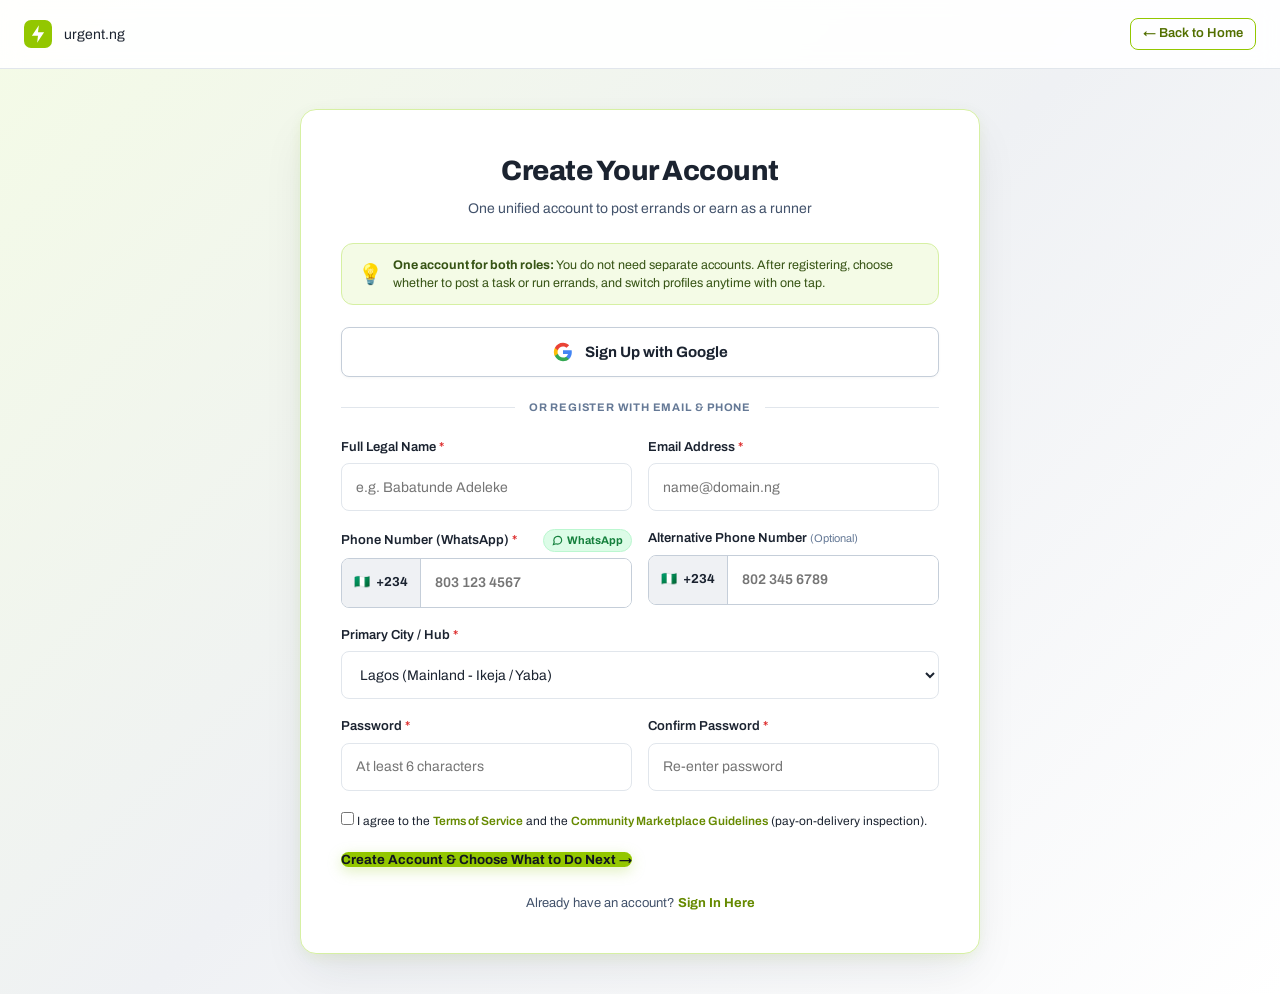
<file: register.html>
<!DOCTYPE html>
<html lang="en">
<head>
  <meta charset="UTF-8">
  <meta name="viewport" content="width=device-width, initial-scale=1.0">
  <title>Create Account — Urgent.ng | On-Demand Errand Marketplace</title>
  <meta name="description" content="Create your free Urgent.ng account to post errands or earn by running tasks with one single login.">
  <link rel="preconnect" href="https://fonts.googleapis.com">
  <link rel="preconnect" href="https://fonts.gstatic.com" crossorigin>
  <link href="https://fonts.googleapis.com/css2?family=Archivo:ital,wght@0,300;0,400;0,500;0,600;0,700;0,800;1,400;1,600&display=swap" rel="stylesheet">
  <link rel="stylesheet" href="styles.css">
  <link rel="icon" type="image/svg+xml" href="favicon.svg">
  <link rel="alternate icon" type="image/x-icon" href="favicon.ico">
  <style>
    body {
      background: linear-gradient(135deg, #f4fbe6 0%, #eff1f4 50%, #ffffff 100%);
      min-height: 100vh;
      display: flex;
      flex-direction: column;
    }
    .auth-header {
      padding: 18px 0;
      border-bottom: 1px solid var(--cn-blue-100);
      background: rgba(255, 255, 255, 0.92);
      backdrop-filter: blur(10px);
    }
    .auth-header-inner {
      display: flex;
      justify-content: space-between;
      align-items: center;
    }
    .auth-main {
      flex: 1;
      display: flex;
      align-items: center;
      justify-content: center;
      padding: 40px 20px;
    }
    .auth-card {
      width: 100%;
      max-width: 680px;
      background: #ffffff;
      border: 1.5px solid var(--cn-green-200);
      border-radius: var(--radius-xl);
      box-shadow: 0 20px 48px -10px rgba(27, 35, 48, 0.1), 0 4px 16px -2px rgba(147, 199, 0, 0.12);
      padding: 40px;
      position: relative;
    }
    .auth-title-row {
      text-align: center;
      margin-bottom: 24px;
    }
    .auth-title {
      font-size: 28px;
      font-weight: 800;
      color: var(--cn-blue-700);
      letter-spacing: -0.5px;
      margin-bottom: 6px;
    }
    .auth-sub {
      font-size: 14px;
      color: var(--cn-blue-500);
    }
    .role-choice-label {
      font-size: 11px;
      font-weight: 700;
      text-transform: uppercase;
      letter-spacing: 0.6px;
      color: var(--cn-blue-500);
      margin-bottom: 10px;
      display: block;
      text-align: center;
    }
    .role-selector-grid {
      display: grid;
      grid-template-columns: 1fr 1fr;
      gap: 14px;
      margin-bottom: 22px;
    }
    .role-card-btn {
      padding: 16px 14px;
      background: var(--cn-blue-50);
      border: 2px solid var(--cn-blue-100);
      border-radius: var(--radius-lg);
      cursor: pointer;
      text-align: left;
      transition: all var(--transition-fast);
      display: flex;
      flex-direction: column;
      gap: 6px;
      font-family: inherit;
    }
    .role-card-btn:hover {
      border-color: var(--cn-green-300);
      background: var(--cn-green-50);
    }
    .role-card-btn.active {
      background: #ffffff;
      border-color: var(--cn-green-500);
      box-shadow: 0 0 0 3px rgba(147, 199, 0, 0.2);
    }
    .role-card-top {
      display: flex;
      align-items: center;
      justify-content: space-between;
    }
    .role-icon { font-size: 22px; }
    .role-radio-dot {
      width: 16px;
      height: 16px;
      border-radius: 50%;
      border: 2px solid var(--cn-blue-200);
      background: #ffffff;
    }
    .role-card-btn.active .role-radio-dot {
      border-color: var(--cn-green-500);
      background: var(--cn-green-500);
    }
    .role-name {
      font-size: 15px;
      font-weight: 700;
      color: var(--cn-blue-700);
    }
    .role-card-btn.active .role-name { color: var(--cn-green-900); }
    .role-desc {
      font-size: 12px;
      color: var(--cn-blue-400);
      line-height: 1.35;
    }

    .form-grid-2 {
      display: grid;
      grid-template-columns: 1fr 1fr;
      gap: 16px;
    }
    @media (max-width: 600px) {
      .form-grid-2 { grid-template-columns: 1fr; gap: 0; }
    }
    .auth-form-group {
      margin-bottom: 18px;
    }
    .auth-label {
      display: block;
      font-size: 13px;
      font-weight: 600;
      color: var(--cn-blue-700);
      margin-bottom: 6px;
    }
    .auth-label .req { color: var(--feedback-error); }
    .auth-input, .auth-select {
      width: 100%;
      height: 48px;
      padding: 0 14px;
      background: var(--cn-white);
      border: 1.5px solid var(--cn-blue-100);
      border-radius: var(--radius-md);
      font-family: inherit;
      font-size: 14px;
      color: var(--cn-blue-700);
      transition: all var(--transition-fast);
    }
    .auth-input:focus, .auth-select:focus {
      outline: none;
      border-color: var(--cn-green-500);
      box-shadow: 0 0 0 3px rgba(147, 199, 0, 0.2);
    }
    .auth-card-footer {
      margin-top: 24px;
      text-align: center;
      font-size: 13px;
      color: var(--cn-blue-500);
    }
    .auth-card-footer a {
      color: var(--cn-green-700);
      font-weight: 700;
      text-decoration: none;
    }
    .auth-card-footer a:hover { text-decoration: underline; }

    /* Success overlay */
    .auth-success-overlay {
      position: absolute;
      inset: 0;
      background: rgba(255, 255, 255, 0.98);
      border-radius: var(--radius-xl);
      display: none;
      flex-direction: column;
      align-items: center;
      justify-content: center;
      padding: 36px;
      text-align: center;
      animation: fadeIn 200ms ease;
    }
    .auth-success-overlay.active { display: flex; }
    .success-icon-box {
      width: 68px;
      height: 68px;
      border-radius: 50%;
      background: var(--cn-green-100);
      color: var(--cn-green-700);
      display: flex;
      align-items: center;
      justify-content: center;
      margin-bottom: 16px;
    }
    @keyframes fadeIn {
      from { opacity: 0; transform: scale(0.97); }
      to { opacity: 1; transform: scale(1); }
    }

    /* Google Signup View Styles */
    .google-signup-view {
      display: none;
      animation: fadeIn 200ms ease;
    }
    .google-signup-view.active {
      display: block;
    }
    .role-summary-banner {
      display: flex;
      align-items: center;
      justify-content: space-between;
      background: var(--cn-blue-50);
      border: 1px solid var(--cn-blue-100);
      border-radius: var(--radius-md);
      padding: 10px 14px;
      margin-bottom: 20px;
      font-size: 13px;
    }
    .whatsapp-badge {
      display: inline-flex;
      align-items: center;
      gap: 4px;
      font-size: 11px;
      font-weight: 700;
      color: #15803d;
      background: #dcfce7;
      border: 1px solid #bbf7d0;
      padding: 2px 8px;
      border-radius: 999px;
    }
    .phone-prefix-input-wrap {
      display: flex;
      align-items: center;
      background: #ffffff;
      border: 1.5px solid var(--cn-blue-200);
      border-radius: var(--radius-md);
      overflow: hidden;
      transition: all var(--transition-fast);
    }
    .phone-prefix-input-wrap:focus-within {
      border-color: var(--cn-green-500);
      box-shadow: 0 0 0 3px rgba(147, 199, 0, 0.2);
    }
    .country-flag-badge {
      display: flex;
      align-items: center;
      gap: 6px;
      padding: 0 12px;
      background: var(--cn-blue-50);
      border-right: 1px solid var(--cn-blue-200);
      height: 48px;
      font-size: 13px;
      font-weight: 700;
      color: var(--cn-blue-700);
      flex-shrink: 0;
    }
    .phone-prefix-input-wrap input {
      width: 100%;
      height: 48px;
      border: none;
      outline: none;
      padding: 0 14px;
      font-family: inherit;
      font-size: 14px;
      font-weight: 600;
      color: var(--cn-blue-800);
    }
    .google-connected-pill {
      display: flex;
      align-items: center;
      justify-content: space-between;
      background: var(--cn-blue-50);
      border: 1px solid var(--cn-blue-200);
      border-radius: var(--radius-md);
      padding: 10px 14px;
      margin-bottom: 18px;
    }
    .g-user-info {
      display: flex;
      align-items: center;
      gap: 10px;
      font-size: 13px;
      color: var(--cn-blue-700);
    }
    .g-user-info strong {
      color: var(--cn-blue-800);
    }
  </style>
</head>
<body>
  <header class="auth-header">
    <div class="container auth-header-inner">
      <a href="index.html" class="brand-logo">
        <svg width="28" height="28" viewBox="0 0 32 32" fill="none">
          <rect width="32" height="32" rx="8" fill="#93c700"/>
          <path d="M17 6L9 18H16L15 26L23 14H16L17 6Z" fill="white"/>
        </svg>
        <span>urgent<span class="logo-badge">.ng</span></span>
      </a>
      <div>
        <a href="index.html" class="btn btn-outline btn-sm">&larr; Back to Home</a>
      </div>
    </div>
  </header>

  <main class="auth-main">
    <div class="auth-card">

      <!-- ================= VIEW 1: UNIFIED SINGLE REGISTRATION VIEW ================= -->
      <div id="standardSignupView">
        <div class="auth-title-row">
          <h1 class="auth-title">Create Your Account</h1>
          <p class="auth-sub">One unified account to post errands or earn as a runner</p>
        </div>

        <!-- Single Unified Account Banner -->
        <div class="unified-account-banner" style="background:#f4fbe6; border:1.5px solid #d6f0a3; border-radius:12px; padding:12px 16px; margin-bottom:22px; font-size:12.5px; color:#365314; display:flex; align-items:center; gap:10px; line-height:1.45;">
          <span style="font-size:20px; flex-shrink:0;">💡</span>
          <div>
            <strong>One account for both roles:</strong> You do not need separate accounts. After registering, choose whether to post a task or run errands, and switch profiles anytime with one tap.
          </div>
        </div>

        <!-- Google Sign Up CTA -->
        <button type="button" class="btn-google-auth" onclick="startSignupGoogle()">
          <svg class="google-icon" width="20" height="20" viewBox="0 0 24 24">
            <path fill="#4285F4" d="M22.56 12.25c0-.78-.07-1.53-.2-2.25H12v4.26h5.92c-.26 1.37-1.04 2.53-2.21 3.31v2.77h3.57c2.08-1.92 3.28-4.74 3.28-8.09z"/>
            <path fill="#34A853" d="M12 23c2.97 0 5.46-.98 7.28-2.66l-3.57-2.77c-.98.66-2.23 1.06-3.71 1.06-2.86 0-5.29-1.93-6.16-4.53H2.18v2.84C3.99 20.53 7.7 23 12 23z"/>
            <path fill="#FBBC05" d="M5.84 14.09c-.22-.66-.35-1.36-.35-2.09s.13-1.43.35-2.09V7.06H2.18C1.43 8.55 1 10.22 1 12s.43 3.45 1.18 4.94l2.85-2.22.81-.63z"/>
            <path fill="#EA4335" d="M12 5.38c1.62 0 3.06.56 4.21 1.64l3.15-3.15C17.45 2.09 14.97 1 12 1 7.7 1 3.99 3.47 2.18 7.06l3.66 2.84c.87-2.6 3.3-4.52 6.16-4.52z"/>
          </svg>
          <span id="googleSignupText">Sign Up with Google</span>
        </button>

        <div class="auth-divider">
          <span>or register with email & phone</span>
        </div>

        <!-- Registration Form -->
        <form id="signupForm" onsubmit="handleSignupSubmit(event)">
          <div class="form-grid-2">
            <div class="auth-form-group">
              <label class="auth-label" for="signupFullName">Full Legal Name <span class="req">*</span></label>
              <input type="text" id="signupFullName" class="auth-input" placeholder="e.g. Babatunde Adeleke" required>
            </div>
            <div class="auth-form-group">
              <label class="auth-label" for="signupEmail">Email Address <span class="req">*</span></label>
              <input type="email" id="signupEmail" class="auth-input" placeholder="name@domain.ng" required>
            </div>
          </div>

          <div class="form-grid-2">
            <div class="auth-form-group">
              <div style="display:flex; justify-content:space-between; align-items:center; margin-bottom:6px;">
                <label class="auth-label" for="signupPhone" style="margin-bottom:0;">
                  Phone Number (WhatsApp) <span class="req">*</span>
                </label>
                <span class="whatsapp-badge">
                  <svg width="11" height="11" viewBox="0 0 24 24" fill="none" stroke="currentColor" stroke-width="2.5"><path d="M21 11.5a8.38 8.38 0 0 1-.9 3.8 8.5 8.5 0 0 1-7.6 4.7 8.38 8.38 0 0 1-3.8-.9L3 21l1.9-5.7a8.38 8.38 0 0 1-.9-3.8 8.5 8.5 0 0 1 4.7-7.6 8.38 8.38 0 0 1 3.8-.9h.5a8.48 8.48 0 0 1 8 8v.5z"></path></svg>
                  WhatsApp
                </span>
              </div>
              <div class="phone-prefix-input-wrap">
                <div class="country-flag-badge">
                  <span>🇳🇬</span>
                  <span>+234</span>
                </div>
                <input type="tel" id="signupPhone" placeholder="803 123 4567" required pattern="[0-9\s]{9,12}">
              </div>
            </div>
            <div class="auth-form-group">
              <label class="auth-label" for="signupAltPhone">Alternative Phone Number <span style="font-size:11px; font-weight:normal; color:var(--cn-blue-400);">(Optional)</span></label>
              <div class="phone-prefix-input-wrap">
                <div class="country-flag-badge">
                  <span>🇳🇬</span>
                  <span>+234</span>
                </div>
                <input type="tel" id="signupAltPhone" placeholder="802 345 6789" pattern="[0-9\s]{9,12}">
              </div>
            </div>
          </div>

          <div class="auth-form-group">
            <label class="auth-label" for="signupCity">Primary City / Hub <span class="req">*</span></label>
            <select id="signupCity" class="auth-select">
              <option value="Lagos - Island">Lagos (Island - Lekki / VI / Ikoyi)</option>
              <option value="Lagos - Mainland" selected>Lagos (Mainland - Ikeja / Yaba)</option>
              <option value="Abuja">Abuja (Central / Wuse / Maitama)</option>
              <option value="Port Harcourt">Port Harcourt</option>
              <option value="Ibadan">Ibadan</option>
            </select>
          </div>

          <div class="form-grid-2">
            <div class="auth-form-group">
              <label class="auth-label" for="signupPassword">Password <span class="req">*</span></label>
              <input type="password" id="signupPassword" class="auth-input" placeholder="At least 6 characters" minlength="6" required>
            </div>
            <div class="auth-form-group">
              <label class="auth-label" for="signupConfirmPassword">Confirm Password <span class="req">*</span></label>
              <input type="password" id="signupConfirmPassword" class="auth-input" placeholder="Re-enter password" required>
            </div>
          </div>

          <div class="auth-form-group">
            <label class="remember-label" style="font-size:12px; align-items:flex-start;">
              <input type="checkbox" id="termsCheck" required style="margin-top:3px;">
              <span>I agree to the <a href="#" style="color:var(--cn-green-700); font-weight:600;">Terms of Service</a> and the <a href="#" style="color:var(--cn-green-700); font-weight:600;">Community Marketplace Guidelines</a> (pay-on-delivery inspection).</span>
            </label>
          </div>

          <button type="submit" class="btn btn-primary btn-auth-submit" id="signupSubmitBtn">
            Create Account &amp; Choose What to Do Next &rarr;
          </button>

          <div class="auth-card-footer">
            Already have an account? <a href="login.html">Sign In Here</a>
          </div>
        </form>
      </div>

      <!-- ================= VIEW 2: GOOGLE SIGN-UP PHONE VERIFICATION STEP ================= -->
      <div class="google-signup-view" id="googleSignupPhoneView">
        <div class="auth-title-row">
          <div style="display:inline-flex; align-items:center; justify-content:center; width:52px; height:52px; border-radius:50%; background:var(--cn-green-50); margin-bottom:12px;">
            <svg width="28" height="28" viewBox="0 0 24 24" fill="none" stroke="#668a00" stroke-width="2"><path d="M22 16.92v3a2 2 0 0 1-2.18 2 19.79 19.79 0 0 1-8.63-3.07 19.5 19.5 0 0 1-6-6 19.79 19.79 0 0 1-3.07-8.67A2 2 0 0 1 4.11 2h3a2 2 0 0 1 2 1.72 12.84 12.84 0 0 0 .7 2.81 2 2 0 0 1-.45 2.11L8.09 9.91a16 16 0 0 0 6 6l1.27-1.27a2 2 0 0 1 2.11-.45 12.84 12.84 0 0 0 2.81.7A2 2 0 0 1 22 16.92z"></path></svg>
          </div>
          <h2 class="auth-title" style="font-size:24px;">Link Your Contact Details</h2>
          <p class="auth-sub">Complete your Google registration to coordinate errands and receive live alerts</p>
        </div>

        <!-- Google Connected Pill -->
        <div class="google-connected-pill">
          <div class="g-user-info">
            <svg width="22" height="22" viewBox="0 0 24 24">
              <path fill="#4285F4" d="M22.56 12.25c0-.78-.07-1.53-.2-2.25H12v4.26h5.92c-.26 1.37-1.04 2.53-2.21 3.31v2.77h3.57c2.08-1.92 3.28-4.74 3.28-8.09z"/>
              <path fill="#34A853" d="M12 23c2.97 0 5.46-.98 7.28-2.66l-3.57-2.77c-.98.66-2.23 1.06-3.71 1.06-2.86 0-5.29-1.93-6.16-4.53H2.18v2.84C3.99 20.53 7.7 23 12 23z"/>
              <path fill="#FBBC05" d="M5.84 14.09c-.22-.66-.35-1.36-.35-2.09s.13-1.43.35-2.09V7.06H2.18C1.43 8.55 1 10.22 1 12s.43 3.45 1.18 4.94l2.85-2.22.81-.63z"/>
              <path fill="#EA4335" d="M12 5.38c1.62 0 3.06.56 4.21 1.64l3.15-3.15C17.45 2.09 14.97 1 12 1 7.7 1 3.99 3.47 2.18 7.06l3.66 2.84c.87-2.6 3.3-4.52 6.16-4.52z"/>
            </svg>
            <div>
              <strong id="googleAccountDisplayEmail">adeleke.business@gmail.com</strong>
              <div style="font-size:11px; color:var(--cn-green-800); font-weight:600;">✓ Google Authenticated</div>
            </div>
          </div>
          <button type="button" class="btn btn-ghost btn-sm" onclick="cancelGoogleSignupStep()" style="font-size:11px;">Change</button>
        </div>

      <!-- ================= VIEW 2: ONBOARDING INTENT CHOICE ================= -->
      <div id="onboardingIntentView" style="display:none; animation:fadeIn 200ms ease;">
        <div class="auth-title-row">
          <div style="display:inline-flex; align-items:center; justify-content:center; width:56px; height:56px; border-radius:50%; background:#f4fbe6; border:2px solid #d6f0a3; margin-bottom:14px;">
            <span style="font-size:28px;">🎉</span>
          </div>
          <h2 class="auth-title" style="font-size:24px;" id="welcomeUserHeading">Welcome to Urgent.ng!</h2>
          <p class="auth-sub">What do you want to use Urgent.ng for right now?</p>
        </div>

        <div style="background:#f4fbe6; border:1.5px solid #d6f0a3; border-radius:12px; padding:12px 16px; margin-bottom:24px; font-size:12.5px; color:#365314; display:flex; align-items:center; gap:10px; line-height:1.45;">
          <span style="font-size:20px; flex-shrink:0;">💡</span>
          <div>
            <strong>You have access to both roles!</strong> Your single account lets you post tasks or earn as a runner. You can switch profiles anytime with one tap.
          </div>
        </div>

        <div style="display:flex; flex-direction:column; gap:14px; margin-bottom:24px;">
          <!-- Option 1: Post an Errand (Requester) -->
          <div class="intent-choice-card" onclick="completeOnboarding('requester')" style="background:#ffffff; border:2px solid #e2e8f0; border-radius:14px; padding:20px; cursor:pointer; display:flex; align-items:center; gap:16px; transition:all 0.15s ease;" onmouseover="this.style.borderColor='#93c700'; this.style.boxShadow='0 4px 14px rgba(147,199,0,0.18)'" onmouseout="this.style.borderColor='#e2e8f0'; this.style.boxShadow='none'">
            <div style="width:52px; height:52px; border-radius:12px; background:#eff6ff; color:#2563eb; display:flex; align-items:center; justify-content:center; font-size:26px; flex-shrink:0;">
              📦
            </div>
            <div style="flex:1;">
              <h3 style="font-size:16px; font-weight:800; color:#0f172a; margin:0 0 4px;">Post an Errand (Requester Mode)</h3>
              <p style="font-size:12.5px; color:#64748b; margin:0; line-height:1.4;">I need packages picked up, market shopping done, or errands handled by verified nearby runners.</p>
            </div>
            <div style="font-size:18px; color:#93c700; font-weight:800;">➔</div>
          </div>

          <!-- Option 2: Run Errands & Earn (Runner) -->
          <div class="intent-choice-card" onclick="completeOnboarding('runner')" style="background:#ffffff; border:2px solid #e2e8f0; border-radius:14px; padding:20px; cursor:pointer; display:flex; align-items:center; gap:16px; transition:all 0.15s ease;" onmouseover="this.style.borderColor='#93c700'; this.style.boxShadow='0 4px 14px rgba(147,199,0,0.18)'" onmouseout="this.style.borderColor='#e2e8f0'; this.style.boxShadow='none'">
            <div style="width:52px; height:52px; border-radius:12px; background:#f4fbe6; color:#526f00; display:flex; align-items:center; justify-content:center; font-size:26px; flex-shrink:0;">
              🏍️
            </div>
            <div style="flex:1;">
              <h3 style="font-size:16px; font-weight:800; color:#0f172a; margin:0 0 4px;">Run Errands (Runner Mode)</h3>
              <p style="font-size:12.5px; color:#64748b; margin:0; line-height:1.4;">I want to discover errands in my neighborhood, submit price bids, and earn money on my schedule.</p>
            </div>
            <div style="font-size:18px; color:#93c700; font-weight:800;">➔</div>
          </div>
        </div>

        <div style="text-align:center; font-size:12px; color:#94a3b8;">
          Switch between modes anytime from the top navigation menu.
        </div>
      </div>

      <!-- Successful Registration Overlay -->
      <div class="auth-success-overlay" id="signupSuccessOverlay">
        <div class="success-icon-box">
          <svg width="34" height="34" viewBox="0 0 24 24" fill="none" stroke="currentColor" stroke-width="2.5"><polyline points="20 6 9 17 4 12"></polyline></svg>
        </div>
        <h3 style="font-size:22px; font-weight:800; color:var(--cn-blue-700); margin-bottom:8px;" id="successTitle">Account Ready!</h3>
        <p style="font-size:14px; color:var(--cn-blue-500); max-width:440px; margin-bottom:24px;" id="successDesc">
          Setting up your workspace...
        </p>
      </div>

    </div>
  </main>

  <script>
    let registeredUser = null;

    // Google Sign-up Simulation
    function startSignupGoogle() {
      registeredUser = {
        name: 'Emmanuella Adeleke',
        email: 'emmanuella.adeleke@gmail.com',
        phone: '+234 802 345 6789',
        city: 'Lagos - Mainland',
        roles: ['requester', 'runner'],
        activeMode: 'requester',
        isRunnerVerified: false,
        authMethod: 'google',
        createdAt: new Date().toISOString()
      };
      localStorage.setItem('urgent_user', JSON.stringify(registeredUser));
      showIntentChoiceScreen();
    }

    function handleSignupSubmit(e) {
      e.preventDefault();
      const pwd = document.getElementById('signupPassword').value;
      const confirmPwd = document.getElementById('signupConfirmPassword').value;
      const name = document.getElementById('signupFullName').value.trim();
      const email = document.getElementById('signupEmail').value.trim();
      const phone = document.getElementById('signupPhone').value.trim();
      const altPhoneEl = document.getElementById('signupAltPhone');
      const altPhone = altPhoneEl ? altPhoneEl.value.trim() : null;
      const city = document.getElementById('signupCity').value;

      if (pwd !== confirmPwd) {
        alert('Passwords do not match. Please re-enter.');
        return;
      }

      registeredUser = {
        name: name,
        email: email,
        phone: '+234 ' + phone,
        altPhone: altPhone ? '+234 ' + altPhone : null,
        city: city,
        roles: ['requester', 'runner'],
        activeMode: 'requester',
        isRunnerVerified: false,
        createdAt: new Date().toISOString()
      };
      localStorage.setItem('urgent_user', JSON.stringify(registeredUser));
      showIntentChoiceScreen();
    }

    function showIntentChoiceScreen() {
      document.getElementById('standardSignupView').style.display = 'none';
      const intentView = document.getElementById('onboardingIntentView');
      intentView.style.display = 'block';

      if (registeredUser && registeredUser.name) {
        document.getElementById('welcomeUserHeading').textContent = `Welcome, ${registeredUser.name}! 🎉`;
      }

      // Check if user clicked "Become a Runner" on landing page (?mode=runner)
      const params = new URLSearchParams(window.location.search);
      if (params.get('mode') === 'runner') {
        const runnerCard = intentView.querySelectorAll('.intent-choice-card')[1];
        if (runnerCard) {
          runnerCard.style.borderColor = '#93c700';
          runnerCard.style.background = '#f7fee7';
        }
      }
    }

    function completeOnboarding(chosenMode) {
      if (!registeredUser) {
        const stored = localStorage.getItem('urgent_user');
        registeredUser = stored ? JSON.parse(stored) : {
          name: 'Urgent User',
          phone: '+234 802 345 6789',
          roles: ['requester', 'runner']
        };
      }

      registeredUser.activeMode = chosenMode;
      localStorage.setItem('urgent_user', JSON.stringify(registeredUser));

      const overlay = document.getElementById('signupSuccessOverlay');
      const title = document.getElementById('successTitle');
      const desc = document.getElementById('successDesc');

      title.textContent = chosenMode === 'runner' ? 'Starting Runner Mode!' : 'Starting Requester Mode!';
      desc.textContent = chosenMode === 'runner'
        ? 'Opening runner setup. You can complete your verification to start bidding on tasks. (You can switch to Requester mode anytime).'
        : 'Opening your Requester Dashboard. Post your first errand in seconds! (You can switch to Runner mode anytime).';

      document.getElementById('onboardingIntentView').style.display = 'none';
      overlay.classList.add('active');

      setTimeout(() => {
        window.location.href = chosenMode === 'runner' ? 'runner-verification.html' : 'requester-dashboard.html';
      }, 1000);
    }
  </script>
</body>
</html>
</file>
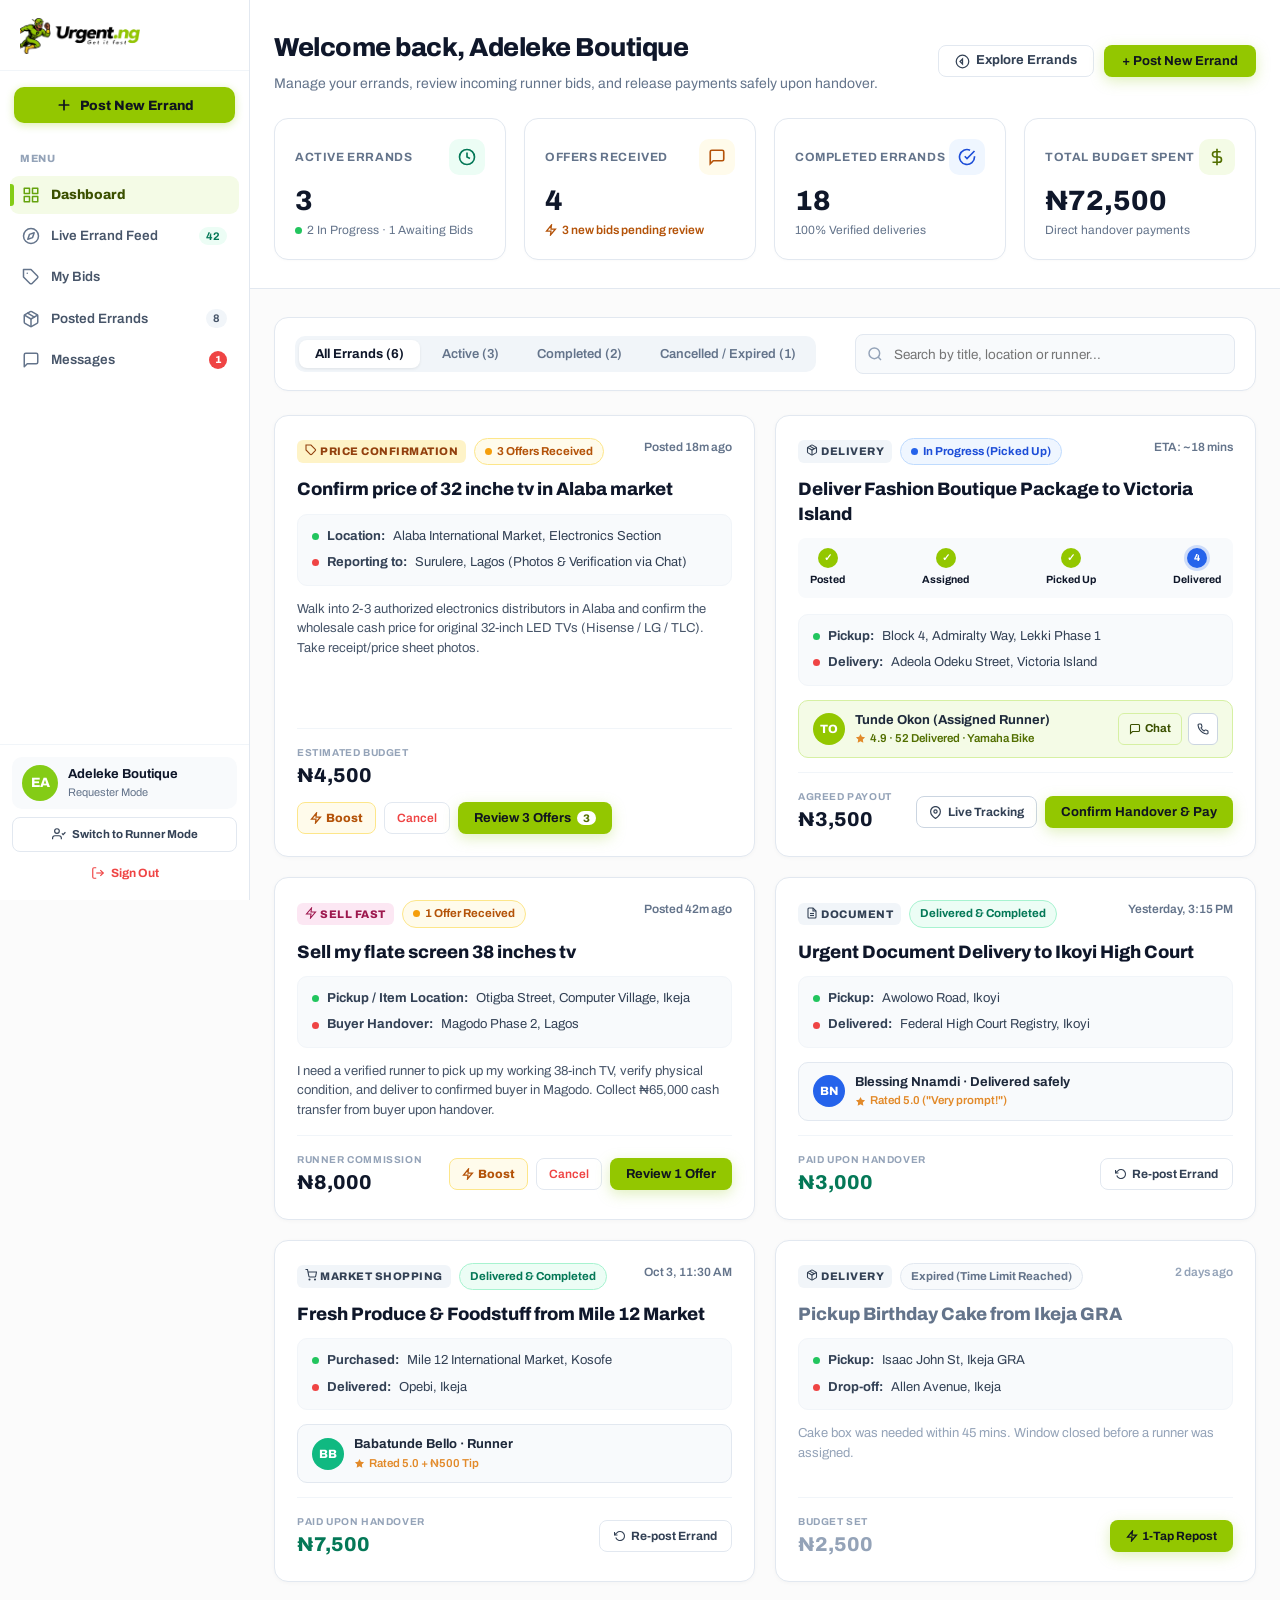
<file: requester-dashboard.html>
<!DOCTYPE html>
<html lang="en">
<head>
  <meta charset="UTF-8">
  <meta name="viewport" content="width=device-width, initial-scale=1.0">
  <title>Requester Dashboard — Urgent.ng | On-Demand Errand Marketplace</title>
  <meta name="description" content="Manage your posted errands, review runner bids, track live deliveries, and release payments safely on Urgent.ng.">
  <link rel="preconnect" href="https://fonts.googleapis.com">
  <link rel="preconnect" href="https://fonts.gstatic.com" crossorigin>
  <link href="https://fonts.googleapis.com/css2?family=Archivo:ital,wght@0,300;0,400;0,500;0,600;0,700;0,800;1,400;1,600&display=swap" rel="stylesheet">
  <link rel="stylesheet" href="styles.css?v=2.5">
  <link rel="icon" type="image/svg+xml" href="favicon.svg">
  <link rel="alternate icon" type="image/x-icon" href="favicon.ico">
  <style>
    body {
      background-color: #f8fafc;
      min-height: 100vh;
      display: flex;
      flex-direction: column;
      font-family: var(--font-family-primary, 'Archivo', sans-serif);
      color: #0f172a;
    }

    /* Top Navigation */
    .dash-header {
      background: #ffffff;
      border-bottom: 1px solid #e2e8f0;
      position: sticky;
      top: 0;
      z-index: 100;
      box-shadow: 0 1px 3px rgba(0, 0, 0, 0.02);
    }
    .dash-header-inner {
      display: flex;
      align-items: center;
      justify-content: space-between;
      height: 70px;
    }
    .dash-nav-links {
      display: flex;
      align-items: center;
      gap: 28px;
    }
    .dash-nav-link {
      font-size: 14px;
      font-weight: 600;
      color: #64748b;
      text-decoration: none;
      padding: 6px 0;
      border-bottom: 2px solid transparent;
      transition: all 0.2s ease;
    }
    .dash-nav-link:hover {
      color: #0f172a;
    }
    .dash-nav-link.active {
      color: #93c700;
      font-weight: 700;
      border-bottom-color: #93c700;
    }

    /* User Profile Dropdown */
    .user-menu-wrapper {
      position: relative;
    }
    .user-profile-btn {
      display: flex;
      align-items: center;
      gap: 10px;
      background: #f1f5f9;
      border: 1px solid #e2e8f0;
      padding: 5px 12px 5px 5px;
      border-radius: 9999px;
      cursor: pointer;
      transition: all 0.2s ease;
    }
    .user-profile-btn:hover {
      background: #e2e8f0;
    }
    .user-avatar-circle {
      width: 38px;
      height: 38px;
      border-radius: 50%;
      background: #93c700;
      color: #ffffff;
      font-weight: 800;
      font-size: 14px;
      display: flex;
      align-items: center;
      justify-content: center;
      border: 2px solid #ffffff;
      box-shadow: 0 1px 3px rgba(0,0,0,0.12);
      cursor: pointer;
      transition: transform 0.15s ease, box-shadow 0.15s ease;
      user-select: none;
    }
    .user-avatar-circle:hover {
      transform: scale(1.05);
      box-shadow: 0 3px 8px rgba(0,0,0,0.18);
    }
    .user-profile-name {
      font-size: 13px;
      font-weight: 700;
      color: #1e293b;
      line-height: 1.2;
    }
    .user-profile-badge {
      font-size: 10px;
      font-weight: 700;
      text-transform: uppercase;
      padding: 1px 6px;
      border-radius: 9999px;
      background: #ecfdf5;
      color: #065f46;
      letter-spacing: 0.4px;
      display: inline-block;
    }
    .user-dropdown-menu {
      position: absolute;
      top: calc(100% + 8px);
      right: 0;
      width: 260px;
      background: #ffffff;
      border: 1px solid #e2e8f0;
      border-radius: 12px;
      box-shadow: 0 10px 25px -5px rgba(0, 0, 0, 0.1), 0 8px 10px -6px rgba(0, 0, 0, 0.05);
      padding: 8px;
      display: none;
      z-index: 150;
      animation: modalFadeIn 0.2s ease;
    }
    .user-dropdown-menu.show {
      display: block;
    }
    .dropdown-header {
      padding: 8px 12px 12px;
      border-bottom: 1px solid #f1f5f9;
      margin-bottom: 6px;
    }
    .dropdown-link {
      display: flex;
      align-items: center;
      gap: 10px;
      padding: 10px 12px;
      font-size: 13.5px;
      font-weight: 600;
      color: #334155;
      text-decoration: none;
      border-radius: 8px;
      transition: background 0.15s ease;
    }
    .dropdown-link:hover {
      background: #f8fafc;
      color: #0f172a;
    }
    .dropdown-link.role-switch-link {
      background: #f4fbe6;
      color: #3b5000;
      font-weight: 700;
      border: 1px solid #d6f0a3;
      margin-top: 4px;
    }
    .dropdown-link.role-switch-link:hover {
      background: #e8f7cb;
    }

    /* Dashboard Hero Banner */
    .dash-hero {
      background: #ffffff;
      border-bottom: 1px solid #e2e8f0;
      padding: 28px 0;
    }
    .dash-hero-title {
      font-size: 26px;
      font-weight: 800;
      letter-spacing: -0.5px;
      color: #0f172a;
      margin: 0 0 6px 0;
    }
    .dash-hero-sub {
      font-size: 14px;
      color: #64748b;
      margin: 0;
    }

    /* KPI Summary Grid */
    .kpi-grid {
      display: grid;
      grid-template-columns: repeat(4, 1fr);
      gap: 18px;
      margin-top: 24px;
    }
    .kpi-card {
      background: #ffffff;
      border: 1px solid #e2e8f0;
      border-radius: 14px;
      padding: 20px;
      box-shadow: 0 1px 3px rgba(0, 0, 0, 0.02);
      transition: transform 0.2s ease, box-shadow 0.2s ease;
      position: relative;
      overflow: hidden;
    }
    .kpi-card:hover {
      transform: translateY(-2px);
      box-shadow: 0 6px 16px rgba(0, 0, 0, 0.05);
    }
    .kpi-header {
      display: flex;
      align-items: center;
      justify-content: space-between;
      margin-bottom: 12px;
    }
    .kpi-label {
      font-size: 12px;
      font-weight: 700;
      text-transform: uppercase;
      letter-spacing: 0.6px;
      color: #64748b;
    }
    .kpi-icon-pill {
      width: 36px;
      height: 36px;
      border-radius: 10px;
      display: flex;
      align-items: center;
      justify-content: center;
      background: #f1f5f9;
      color: #0f172a;
    }
    .kpi-value {
      font-size: 28px;
      font-weight: 800;
      color: #0f172a;
      line-height: 1;
      margin-bottom: 6px;
    }
    .kpi-caption {
      font-size: 12px;
      color: #64748b;
      display: flex;
      align-items: center;
      gap: 5px;
    }
    .kpi-pulse-dot {
      width: 7px;
      height: 7px;
      border-radius: 50%;
      background: #22c55e;
      display: inline-block;
      animation: pulse 2s infinite;
    }
    @keyframes pulse {
      0% { box-shadow: 0 0 0 0 rgba(34, 197, 94, 0.4); }
      70% { box-shadow: 0 0 0 6px rgba(34, 197, 94, 0); }
      100% { box-shadow: 0 0 0 0 rgba(34, 197, 94, 0); }
    }

    /* Content Area */
    .dash-main {
      padding: 28px 0 60px;
      flex: 1;
    }
    .dash-controls-card {
      background: #ffffff;
      border: 1px solid #e2e8f0;
      border-radius: 14px;
      padding: 16px 20px;
      margin-bottom: 24px;
      box-shadow: 0 1px 3px rgba(0,0,0,0.02);
      display: flex;
      align-items: center;
      justify-content: space-between;
      flex-wrap: wrap;
      gap: 16px;
    }
    .filter-tabs-group {
      display: flex;
      align-items: center;
      gap: 6px;
      background: #f1f5f9;
      padding: 4px;
      border-radius: 10px;
      overflow-x: auto;
    }
    .tab-pill-btn {
      padding: 7px 16px;
      border-radius: 8px;
      border: none;
      background: transparent;
      font-size: 13px;
      font-weight: 600;
      color: #64748b;
      cursor: pointer;
      transition: all 0.2s ease;
      white-space: nowrap;
      font-family: inherit;
    }
    .tab-pill-btn:hover {
      color: #0f172a;
    }
    .tab-pill-btn.active {
      background: #ffffff;
      color: #0f172a;
      font-weight: 700;
      box-shadow: 0 1px 3px rgba(0,0,0,0.08);
    }
    .dash-search-box {
      display: flex;
      align-items: center;
      gap: 10px;
      flex: 1;
      max-width: 380px;
      position: relative;
    }
    .dash-search-input {
      width: 100%;
      height: 40px;
      background: #f8fafc;
      border: 1px solid #e2e8f0;
      border-radius: 8px;
      padding: 0 14px 0 38px;
      font-size: 13.5px;
      color: #0f172a;
      outline: none;
      transition: border-color 0.2s;
    }
    .dash-search-input:focus {
      border-color: #93c700;
      background: #ffffff;
    }
    .dash-search-icon {
      position: absolute;
      left: 12px;
      color: #94a3b8;
      pointer-events: none;
    }

    /* Errand List Cards */
    .errand-feed-grid {
      display: grid;
      grid-template-columns: repeat(2, 1fr);
      gap: 20px;
    }
    .r-errand-card {
      background: #ffffff;
      border: 1px solid #e2e8f0;
      border-radius: 14px;
      padding: 22px;
      box-shadow: 0 1px 4px rgba(0, 0, 0, 0.03);
      display: flex;
      flex-direction: column;
      justify-content: space-between;
      transition: all 0.2s ease;
      position: relative;
    }
    .r-errand-card:hover {
      box-shadow: 0 6px 18px rgba(0, 0, 0, 0.06);
      border-color: #cbd5e1;
    }
    .r-card-top {
      display: flex;
      align-items: flex-start;
      justify-content: space-between;
      gap: 12px;
      margin-bottom: 12px;
    }
    .r-badge-row {
      display: flex;
      align-items: center;
      gap: 8px;
      flex-wrap: wrap;
    }
    .r-cat-pill {
      font-size: 11px;
      font-weight: 800;
      text-transform: uppercase;
      padding: 3px 8px;
      border-radius: 6px;
      background: #f1f5f9;
      color: #334155;
      letter-spacing: 0.5px;
    }
    .r-cat-pill.price-conf {
      background: #fef3c7;
      color: #92400e;
    }
    .r-cat-pill.sell-fast {
      background: #fce7f3;
      color: #9d174d;
    }
    .r-status-badge {
      font-size: 11.5px;
      font-weight: 700;
      padding: 4px 10px;
      border-radius: 9999px;
      display: inline-flex;
      align-items: center;
      gap: 5px;
    }
    .status-offers {
      background: #fffbeb;
      color: #b45309;
      border: 1px solid #fde68a;
    }
    .status-progress {
      background: #eff6ff;
      color: #1d4ed8;
      border: 1px solid #bfdbfe;
    }
    .status-completed {
      background: #ecfdf5;
      color: #047857;
      border: 1px solid #a7f3d0;
    }
    .status-expired {
      background: #f8fafc;
      color: #64748b;
      border: 1px solid #e2e8f0;
    }
    .r-card-title {
      font-size: 18px;
      font-weight: 800;
      color: #0f172a;
      line-height: 1.35;
      margin: 0 0 12px 0;
    }
    .r-route-box {
      background: #f8fafc;
      border: 1px solid #f1f5f9;
      border-radius: 10px;
      padding: 12px 14px;
      margin-bottom: 14px;
      font-size: 13px;
      display: flex;
      flex-direction: column;
      gap: 7px;
    }
    .r-route-item {
      display: flex;
      align-items: center;
      gap: 8px;
      color: #334155;
    }
    .r-dot {
      width: 7px;
      height: 7px;
      border-radius: 50%;
      flex-shrink: 0;
    }
    .dot-green { background: #22c55e; }
    .dot-red { background: #ef4444; }

    /* Runner Info Chip */
    .runner-assigned-box {
      display: flex;
      align-items: center;
      justify-content: space-between;
      background: #f4fbe6;
      border: 1px solid #d6f0a3;
      border-radius: 10px;
      padding: 10px 14px;
      margin-bottom: 14px;
    }
    .runner-details {
      display: flex;
      align-items: center;
      gap: 10px;
    }
    .runner-avatar-sm {
      width: 32px;
      height: 32px;
      border-radius: 50%;
      background: #93c700;
      color: #ffffff;
      font-weight: 800;
      font-size: 12px;
      display: flex;
      align-items: center;
      justify-content: center;
    }
    .runner-name-text {
      font-size: 13px;
      font-weight: 700;
      color: #1e293b;
    }
    .runner-rating-text {
      font-size: 11.5px;
      color: #526f00;
      font-weight: 600;
    }

    /* Progress Stepper */
    .progress-stepper {
      display: flex;
      align-items: center;
      justify-content: space-between;
      margin-bottom: 16px;
      padding: 10px 12px;
      background: #f8fafc;
      border-radius: 8px;
      position: relative;
    }
    .step-item {
      display: flex;
      flex-direction: column;
      align-items: center;
      gap: 4px;
      position: relative;
      z-index: 2;
    }
    .step-circle {
      width: 20px;
      height: 20px;
      border-radius: 50%;
      background: #e2e8f0;
      color: #64748b;
      font-size: 10px;
      font-weight: 800;
      display: flex;
      align-items: center;
      justify-content: center;
    }
    .step-circle.done {
      background: #93c700;
      color: #ffffff;
    }
    .step-circle.active {
      background: #2563eb;
      color: #ffffff;
      box-shadow: 0 0 0 3px rgba(37, 99, 235, 0.2);
    }
    .step-name {
      font-size: 10.5px;
      font-weight: 700;
      color: #64748b;
    }
    .step-name.current {
      color: #0f172a;
    }

    /* Card Footer */
    .r-card-footer {
      border-top: 1px solid #f1f5f9;
      padding-top: 16px;
      display: flex;
      align-items: center;
      justify-content: space-between;
      gap: 12px;
      flex-wrap: wrap;
    }
    .r-budget-col {
      display: flex;
      flex-direction: column;
    }
    .r-budget-sub {
      font-size: 10px;
      font-weight: 700;
      text-transform: uppercase;
      letter-spacing: 0.6px;
      color: #94a3b8;
    }
    .r-budget-val {
      font-size: 20px;
      font-weight: 800;
      color: #0f172a;
    }
    .r-actions-row {
      display: flex;
      align-items: center;
      gap: 8px;
    }

    /* Modals */
    .r-modal-backdrop {
      position: fixed;
      top: 0;
      left: 0;
      width: 100vw;
      height: 100vh;
      background: rgba(15, 23, 42, 0.65);
      backdrop-filter: blur(4px);
      display: none;
      align-items: center;
      justify-content: center;
      z-index: 1000;
      padding: 16px;
    }
    .r-modal-backdrop.active {
      display: flex;
    }
    .r-modal-dialog {
      background: #ffffff;
      border-radius: 16px;
      width: 100%;
      max-width: 580px;
      max-height: 92vh;
      overflow-y: auto;
      padding: 28px;
      box-shadow: 0 25px 50px -12px rgba(0, 0, 0, 0.25);
      animation: modalFadeIn 0.2s cubic-bezier(0.16, 1, 0.3, 1);
    }
    @keyframes modalFadeIn {
      from { opacity: 0; transform: translateY(12px) scale(0.98); }
      to { opacity: 1; transform: translateY(0) scale(1); }
    }
    .bid-offer-card {
      background: #f8fafc;
      border: 1px solid #e2e8f0;
      border-radius: 12px;
      padding: 16px;
      margin-bottom: 12px;
      display: flex;
      align-items: center;
      justify-content: space-between;
      gap: 12px;
      transition: all 0.2s ease;
    }
    .bid-offer-card:hover {
      background: #ffffff;
      border-color: #93c700;
      box-shadow: 0 4px 12px rgba(0,0,0,0.05);
    }

    /* Rating Star Picker */
    .star-rating-box {
      display: flex;
      gap: 8px;
      font-size: 28px;
      cursor: pointer;
      color: #cbd5e1;
      justify-content: center;
      margin: 16px 0;
    }
    .star-rating-box span.active {
      color: #e28a2a;
    }
    .tip-pills-row {
      display: flex;
      gap: 8px;
      justify-content: center;
      margin-bottom: 16px;
    }
    .tip-pill {
      background: #f1f5f9;
      border: 1px solid #e2e8f0;
      padding: 6px 14px;
      border-radius: 8px;
      font-size: 13px;
      font-weight: 700;
      cursor: pointer;
      font-family: inherit;
    }
    .tip-pill.active {
      background: #93c700;
      color: #ffffff;
      border-color: #93c700;
    }

    /* Toast Notification */
    .toast-box {
      position: fixed;
      bottom: 24px;
      right: 24px;
      background: #0f172a;
      color: #ffffff;
      padding: 14px 20px;
      border-radius: 10px;
      box-shadow: 0 10px 25px rgba(0,0,0,0.2);
      font-size: 13.5px;
      font-weight: 600;
      z-index: 2000;
      display: none;
      align-items: center;
      gap: 10px;
      animation: modalFadeIn 0.25s ease;
    }
    .toast-box.show {
      display: flex;
    }

    /* Responsiveness */
    @media (max-width: 900px) {
      .kpi-grid {
        grid-template-columns: repeat(2, 1fr);
      }
      .errand-feed-grid {
        grid-template-columns: 1fr;
      }
    }
    @media (max-width: 600px) {
      .kpi-grid {
        grid-template-columns: 1fr;
      }
      .dash-controls-card {
        flex-direction: column;
        align-items: stretch;
      }
      .dash-search-box {
        max-width: 100%;
      }
      .r-card-footer {
        flex-direction: column;
        align-items: stretch;
      }
      .r-actions-row {
        width: 100%;
        justify-content: flex-end;
      }
    }
  </style>
</head>
<body>
  <div class="app-layout">
    <!-- Mobile Backdrop -->
    <div class="app-sidebar-backdrop" id="appSidebarBackdrop" onclick="closeAppSidebar()"></div>

    <!-- ================= APP SIDEBAR ================= -->
    <aside class="app-sidebar" id="appSidebar">
      <!-- Header with Logo -->
      <div class="app-sidebar-header">
        <a href="index.html" class="app-sidebar-logo" title="Urgent.ng - Get it fast">
          <img src="assets/logo.png" alt="Urgent.ng">
        </a>
        <button type="button" class="app-sidebar-close-btn" onclick="closeAppSidebar()" aria-label="Close menu">
          <svg width="20" height="20" viewBox="0 0 24 24" fill="none" stroke="currentColor" stroke-width="2.5" stroke-linecap="round" stroke-linejoin="round"><line x1="18" y1="6" x2="6" y2="18"></line><line x1="6" y1="6" x2="18" y2="18"></line></svg>
        </button>
      </div>

      <!-- CTA Button -->
      <div class="app-sidebar-cta">
        <button type="button" class="app-sidebar-post-btn" onclick="openPostModal()">
          <svg width="16" height="16" viewBox="0 0 24 24" fill="none" stroke="currentColor" stroke-width="2.6" stroke-linecap="round"><line x1="12" y1="5" x2="12" y2="19"></line><line x1="5" y1="12" x2="19" y2="12"></line></svg>
          <span>Post New Errand</span>
        </button>
      </div>

      <!-- Navigation links -->
      <nav class="app-sidebar-nav">
        <div class="app-sidebar-section-title">Menu</div>
        <a href="requester-dashboard.html" class="app-sidebar-link active">
          <div class="app-sidebar-link-content">
            <svg class="app-sidebar-icon" viewBox="0 0 24 24" fill="none" stroke="currentColor" stroke-width="2" stroke-linecap="round" stroke-linejoin="round"><rect x="3" y="3" width="7" height="7"></rect><rect x="14" y="3" width="7" height="7"></rect><rect x="14" y="14" width="7" height="7"></rect><rect x="3" y="14" width="7" height="7"></rect></svg>
            <span>Dashboard</span>
          </div>
        </a>
        <a href="discovery.html" class="app-sidebar-link">
          <div class="app-sidebar-link-content">
            <svg class="app-sidebar-icon" viewBox="0 0 24 24" fill="none" stroke="currentColor" stroke-width="2" stroke-linecap="round" stroke-linejoin="round"><circle cx="12" cy="12" r="10"></circle><polygon points="16.24 7.76 14.12 14.12 7.76 16.24 9.88 9.88 16.24 7.76"></polygon></svg>
            <span>Live Errand Feed</span>
          </div>
          <span class="app-sidebar-badge badge-green">42</span>
        </a>
        <a href="discovery.html#my-bids" class="app-sidebar-link">
          <div class="app-sidebar-link-content">
            <svg class="app-sidebar-icon" viewBox="0 0 24 24" fill="none" stroke="currentColor" stroke-width="2" stroke-linecap="round" stroke-linejoin="round"><path d="M20.59 13.41l-7.17 7.17a2 2 0 0 1-2.83 0L2 12V2h10l8.59 8.59a2 2 0 0 1 0 2.82z"></path><line x1="7" y1="7" x2="7.01" y2="7"></line></svg>
            <span>My Bids</span>
          </div>
        </a>
        <a href="discovery.html#posted-errands" class="app-sidebar-link">
          <div class="app-sidebar-link-content">
            <svg class="app-sidebar-icon" viewBox="0 0 24 24" fill="none" stroke="currentColor" stroke-width="2" stroke-linecap="round" stroke-linejoin="round"><line x1="16.5" y1="9.4" x2="7.5" y2="4.21"></line><path d="M21 16V8a2 2 0 0 0-1-1.73l-7-4a2 2 0 0 0-2 0l-7 4A2 2 0 0 0 3 8v8a2 2 0 0 0 1 1.73l7 4a2 2 0 0 0 2 0l7-4A2 2 0 0 0 21 16z"></path><polyline points="3.27 6.96 12 12.01 20.73 6.96"></polyline><line x1="12" y1="22.08" x2="12" y2="12"></line></svg>
            <span>Posted Errands</span>
          </div>
          <span class="app-sidebar-badge">8</span>
        </a>
        <a href="chat.html" class="app-sidebar-link">
          <div class="app-sidebar-link-content">
            <svg class="app-sidebar-icon" viewBox="0 0 24 24" fill="none" stroke="currentColor" stroke-width="2" stroke-linecap="round" stroke-linejoin="round"><path d="M21 15a2 2 0 0 1-2 2H7l-4 4V5a2 2 0 0 1 2-2h14a2 2 0 0 1 2 2z"></path></svg>
            <span>Messages</span>
          </div>
          <span class="app-sidebar-badge badge-dot">1</span>
        </a>
      </nav>

      <!-- Footer Profile & Switcher -->
      <div class="app-sidebar-footer">
        <div class="app-sidebar-user-card">
          <div class="app-sidebar-user-avatar" id="sidebarAvatarText">EA</div>
          <div class="app-sidebar-user-info">
            <div class="app-sidebar-user-name" id="sidebarUserName">Adeleke Boutique</div>
            <div class="app-sidebar-user-role" id="sidebarUserRole">Requester Mode</div>
          </div>
        </div>
        <a href="runner-dashboard.html" onclick="switchProfileMode('runner')" class="app-sidebar-switch-mode-btn">
          <svg width="14" height="14" viewBox="0 0 24 24" fill="none" stroke="currentColor" stroke-width="2"><path d="M16 21v-2a4 4 0 0 0-4-4H5a4 4 0 0 0-4 4v2"></path><circle cx="8.5" cy="7" r="4"></circle><polyline points="17 11 19 13 23 9"></polyline></svg>
          <span>Switch to Runner Mode</span>
        </a>
        <a href="login.html" class="app-sidebar-signout-link">
          <svg width="14" height="14" viewBox="0 0 24 24" fill="none" stroke="currentColor" stroke-width="2"><path d="M9 21H5a2 2 0 0 1-2-2V5a2 2 0 0 1 2-2h4"></path><polyline points="16 17 21 12 16 7"></polyline><line x1="21" y1="12" x2="9" y2="12"></line></svg>
          <span>Sign Out</span>
        </a>
      </div>
    </aside>

    <!-- Main Content Area -->
    <div class="app-main-content">
      <!-- Mobile Topbar (<992px) -->
      <header class="app-mobile-topbar">
        <button type="button" class="app-mobile-hamburger" onclick="toggleAppSidebar()" aria-label="Open sidebar menu">
          <svg width="22" height="22" viewBox="0 0 24 24" fill="none" stroke="currentColor" stroke-width="2.5" stroke-linecap="round"><line x1="3" y1="12" x2="21" y2="12"></line><line x1="3" y1="6" x2="21" y2="6"></line><line x1="3" y1="18" x2="21" y2="18"></line></svg>
        </button>
        <a href="index.html" style="display:inline-flex; align-items:center;">
          <img src="assets/logo.png" alt="Urgent.ng" style="height:28px;">
        </a>
        <a href="chat.html" style="color:#334155; position:relative; padding:6px; display:inline-flex; align-items:center;">
          <svg width="20" height="20" viewBox="0 0 24 24" fill="none" stroke="currentColor" stroke-width="2"><path d="M21 15a2 2 0 0 1-2 2H7l-4 4V5a2 2 0 0 1 2-2h14a2 2 0 0 1 2 2z"></path></svg>
          <span style="position:absolute; top:3px; right:3px; width:7px; height:7px; background:#ef4444; border-radius:50%;"></span>
        </a>
      </header>

      <!-- ================= DASHBOARD HERO ================= -->
      <section class="dash-hero">
    <div class="container">
      <div style="display:flex; justify-content:space-between; align-items:center; flex-wrap:wrap; gap:16px;">
        <div>
          <h1 class="dash-hero-title">Welcome back, Adeleke Boutique</h1>
          <p class="dash-hero-sub">Manage your errands, review incoming runner bids, and release payments safely upon handover.</p>
        </div>
        <div style="display:flex; gap:10px;">
          <a href="discovery.html" class="btn btn-secondary btn-sm" style="display:inline-flex; align-items:center; gap:6px; background:#ffffff; border:1px solid #e2e8f0; color:#334155; padding:8px 16px; border-radius:8px; font-weight:700; text-decoration:none;">
            <svg width="15" height="15" viewBox="0 0 24 24" fill="none" stroke="currentColor" stroke-width="2"><circle cx="12" cy="12" r="10"></circle><polygon points="12 8 8 12 12 16 12 8"></polygon></svg>
            Explore Errands
          </a>
          <button class="btn btn-primary btn-sm" onclick="openPostModal()" style="display:inline-flex; align-items:center; gap:6px; background:#93c700; color:#ffffff; border:none; padding:8px 18px; border-radius:8px; font-weight:800; cursor:pointer;">
            + Post New Errand
          </button>
        </div>
      </div>

      <!-- KPI Metrics Row -->
      <div class="kpi-grid">
        <div class="kpi-card">
          <div class="kpi-header">
            <span class="kpi-label">Active Errands</span>
            <div class="kpi-icon-pill" style="background:#ecfdf5; color:#047857;">
              <svg width="18" height="18" viewBox="0 0 24 24" fill="none" stroke="currentColor" stroke-width="2.2"><circle cx="12" cy="12" r="10"></circle><polyline points="12 6 12 12 16 14"></polyline></svg>
            </div>
          </div>
          <div class="kpi-value" id="kpiActiveCount">3</div>
          <div class="kpi-caption">
            <span class="kpi-pulse-dot"></span>
            <span>2 In Progress · 1 Awaiting Bids</span>
          </div>
        </div>

        <div class="kpi-card">
          <div class="kpi-header">
            <span class="kpi-label">Offers Received</span>
            <div class="kpi-icon-pill" style="background:#fffbeb; color:#b45309;">
              <svg width="18" height="18" viewBox="0 0 24 24" fill="none" stroke="currentColor" stroke-width="2.2"><path d="M21 15a2 2 0 0 1-2 2H7l-4 4V5a2 2 0 0 1 2-2h14a2 2 0 0 1 2 2z"></path></svg>
            </div>
          </div>
          <div class="kpi-value" id="kpiOffersCount">4</div>
          <div class="kpi-caption" style="color:#b45309; font-weight:600; display:flex; align-items:center; gap:5px;">
            <svg width="12" height="12" viewBox="0 0 24 24" fill="none" stroke="currentColor" stroke-width="2.5"><polygon points="13 2 3 14 12 14 11 22 21 10 12 10 13 2"></polygon></svg>
            <span>3 new bids pending review</span>
          </div>
        </div>

        <div class="kpi-card">
          <div class="kpi-header">
            <span class="kpi-label">Completed Errands</span>
            <div class="kpi-icon-pill" style="background:#eff6ff; color:#1d4ed8;">
              <svg width="18" height="18" viewBox="0 0 24 24" fill="none" stroke="currentColor" stroke-width="2.2"><path d="M22 11.08V12a10 10 0 1 1-5.93-9.14"></path><polyline points="22 4 12 14.01 9 11.01"></polyline></svg>
            </div>
          </div>
          <div class="kpi-value">18</div>
          <div class="kpi-caption">
            <span>100% Verified deliveries</span>
          </div>
        </div>

        <div class="kpi-card">
          <div class="kpi-header">
            <span class="kpi-label">Total Budget Spent</span>
            <div class="kpi-icon-pill" style="background:#f4fbe6; color:#526f00;">
              <svg width="18" height="18" viewBox="0 0 24 24" fill="none" stroke="currentColor" stroke-width="2.2"><line x1="12" y1="1" x2="12" y2="23"></line><path d="M17 5H9.5a3.5 3.5 0 0 0 0 7h5a3.5 3.5 0 0 1 0 7H6"></path></svg>
            </div>
          </div>
          <div class="kpi-value">₦72,500</div>
          <div class="kpi-caption">
            <span>Direct handover payments</span>
          </div>
        </div>
      </div>
    </div>
  </section>

  <!-- ================= MAIN CONTENT ================= -->
  <main class="dash-main">
    <div class="container">
      <!-- Filter and Controls Card -->
      <div class="dash-controls-card">
        <div class="filter-tabs-group" id="filterTabs">
          <button class="tab-pill-btn active" onclick="filterErrands('all', this)">All Errands (6)</button>
          <button class="tab-pill-btn" onclick="filterErrands('active', this)">Active (3)</button>
          <button class="tab-pill-btn" onclick="filterErrands('completed', this)">Completed (2)</button>
          <button class="tab-pill-btn" onclick="filterErrands('expired', this)">Cancelled / Expired (1)</button>
        </div>

        <div class="dash-search-box">
          <svg width="16" height="16" viewBox="0 0 24 24" fill="none" stroke="currentColor" stroke-width="2.2" class="dash-search-icon"><circle cx="11" cy="11" r="8"></circle><line x1="21" y1="21" x2="16.65" y2="16.65"></line></svg>
          <input type="text" id="errandSearchInput" class="dash-search-input" placeholder="Search by title, location or runner..." oninput="handleSearchErrands()">
        </div>
      </div>

      <!-- Errand Cards Grid -->
      <div class="errand-feed-grid" id="errandFeedGrid">
        
        <!-- CARD 1: Confirm price of 32 inch tv in Alaba market (Offers Received) -->
        <div class="r-errand-card" data-status="active" data-cat="PRICE CONFIRMATION" id="card-1">
          <div>
            <div class="r-card-top">
              <div class="r-badge-row">
                <span class="r-cat-pill price-conf"><svg width="12" height="12" viewBox="0 0 24 24" fill="none" stroke="currentColor" stroke-width="2.2" style="vertical-align:-1px; margin-right:3px;"><path d="M20.59 13.41l-7.17 7.17a2 2 0 0 1-2.83 0L2 12V2h10l8.59 8.59a2 2 0 0 1 0 2.82z"></path><line x1="7" y1="7" x2="7.01" y2="7"></line></svg>Price Confirmation</span>
                <span class="r-status-badge status-offers">
                  <span class="kpi-pulse-dot" style="background:#f59e0b;"></span>
                  3 Offers Received
                </span>
              </div>
              <span style="font-size:12px; color:#64748b; font-weight:600;">Posted 18m ago</span>
            </div>

            <h3 class="r-card-title">Confirm price of 32 inche tv in Alaba market</h3>

            <div class="r-route-box">
              <div class="r-route-item">
                <span class="r-dot dot-green"></span>
                <strong>Location:</strong>
                <span>Alaba International Market, Electronics Section</span>
              </div>
              <div class="r-route-item">
                <span class="r-dot dot-red"></span>
                <strong>Reporting to:</strong>
                <span>Surulere, Lagos (Photos & Verification via Chat)</span>
              </div>
            </div>

            <p style="font-size:13px; color:#475569; margin:0 0 14px 0; line-height:1.5;">
              Walk into 2-3 authorized electronics distributors in Alaba and confirm the wholesale cash price for original 32-inch LED TVs (Hisense / LG / TLC). Take receipt/price sheet photos.
            </p>
          </div>

          <div class="r-card-footer">
            <div class="r-budget-col">
              <span class="r-budget-sub">Estimated Budget</span>
              <span class="r-budget-val">₦4,500</span>
            </div>
            <div class="r-actions-row">
              <button class="btn btn-secondary btn-sm" onclick="openBoostModal('card-1', 'Confirm price of 32 inche tv in Alaba market')" style="background:#fffbeb; border:1.5px solid #fde68a; color:#b45309; padding:6px 12px; border-radius:8px; font-weight:800; font-size:12px; cursor:pointer; display:inline-flex; align-items:center; gap:4px;"><svg width="12" height="12" viewBox="0 0 24 24" fill="none" stroke="currentColor" stroke-width="2.5"><polygon points="13 2 3 14 12 14 11 22 21 10 12 10 13 2"></polygon></svg>Boost</button>
              <button class="btn btn-secondary btn-sm" onclick="openCancelModal('card-1', 'Confirm price of 32 inche tv')" style="background:#ffffff; border:1px solid #e2e8f0; color:#ef4444; padding:6px 12px; border-radius:8px; font-weight:600; font-size:12px; cursor:pointer;">Cancel</button>
              <button class="btn btn-primary btn-sm" onclick="openOffersModal(1)" style="background:#93c700; color:#ffffff; border:none; padding:7px 16px; border-radius:8px; font-weight:800; font-size:13px; cursor:pointer; display:flex; align-items:center; gap:6px;">
                <span>Review 3 Offers</span>
                <span style="background:#ffffff; color:#526f00; font-size:11px; font-weight:800; padding:1px 6px; border-radius:999px;">3</span>
              </button>
            </div>
          </div>
        </div>

        <!-- CARD 2: Deliver Package to Victoria Island (In Progress / Picked Up) -->
        <div class="r-errand-card" data-status="active" data-cat="DELIVERY" id="card-2">
          <div>
            <div class="r-card-top">
              <div class="r-badge-row">
                <span class="r-cat-pill"><svg width="12" height="12" viewBox="0 0 24 24" fill="none" stroke="currentColor" stroke-width="2.2" style="vertical-align:-1px; margin-right:3px;"><line x1="16.5" y1="9.4" x2="7.5" y2="4.21"></line><path d="M21 16V8a2 2 0 0 0-1-1.73l-7-4a2 2 0 0 0-2 0l-7 4A2 2 0 0 0 3 8v8a2 2 0 0 0 1 1.73l7 4a2 2 0 0 0 2 0l7-4A2 2 0 0 0 21 16z"></path><polyline points="3.27 6.96 12 12.01 20.73 6.96"></polyline><line x1="12" y1="22.08" x2="12" y2="12"></line></svg>Delivery</span>
                <span class="r-status-badge status-progress">
                  <span class="kpi-pulse-dot" style="background:#2563eb;"></span>
                  In Progress (Picked Up)
                </span>
              </div>
              <span style="font-size:12px; color:#64748b; font-weight:600;">ETA: ~18 mins</span>
            </div>

            <h3 class="r-card-title">Deliver Fashion Boutique Package to Victoria Island</h3>

            <!-- Progress Stepper -->
            <div class="progress-stepper">
              <div class="step-item">
                <div class="step-circle done">✓</div>
                <span class="step-name current">Posted</span>
              </div>
              <div class="step-item">
                <div class="step-circle done">✓</div>
                <span class="step-name current">Assigned</span>
              </div>
              <div class="step-item">
                <div class="step-circle done">✓</div>
                <span class="step-name current">Picked Up</span>
              </div>
              <div class="step-item">
                <div class="step-circle active">4</div>
                <span class="step-name current">Delivered</span>
              </div>
            </div>

            <div class="r-route-box">
              <div class="r-route-item">
                <span class="r-dot dot-green"></span>
                <strong>Pickup:</strong>
                <span>Block 4, Admiralty Way, Lekki Phase 1</span>
              </div>
              <div class="r-route-item">
                <span class="r-dot dot-red"></span>
                <strong>Delivery:</strong>
                <span>Adeola Odeku Street, Victoria Island</span>
              </div>
            </div>

            <!-- Runner Assigned Card -->
            <div class="runner-assigned-box">
              <div class="runner-details">
                <div class="runner-avatar-sm">TO</div>
                <div>
                  <div class="runner-name-text">Tunde Okon (Assigned Runner)</div>
                  <div class="runner-rating-text" style="display:flex; align-items:center; gap:4px;"><svg width="11" height="11" viewBox="0 0 24 24" fill="#e28a2a"><polygon points="12 2 15.09 8.26 22 9.27 17 14.14 18.18 21.02 12 17.77 5.82 21.02 7 14.14 2 9.27 8.91 8.26 12 2"></polygon></svg> 4.9 · 52 Delivered · Yamaha Bike</div>
                </div>
              </div>
              <div style="display:flex; gap:6px;">
                <a href="chat.html" class="btn btn-secondary btn-sm" style="background:#f4fbe6; border:1px solid #d6f0a3; color:#3b5000; padding:5px 10px; border-radius:6px; font-size:11.5px; font-weight:700; text-decoration:none; display:inline-flex; align-items:center; gap:4px;">
                  <svg width="12" height="12" viewBox="0 0 24 24" fill="none" stroke="currentColor" stroke-width="2.2"><path d="M21 15a2 2 0 0 1-2 2H7l-4 4V5a2 2 0 0 1 2-2h14a2 2 0 0 1 2 2z"></path></svg> Chat
                </a>
                <a href="https://wa.me/2348085559182?text=Hello%20Tunde,%20checking%20on%20my%20Urgent.ng%20package" target="_blank" class="btn btn-secondary btn-sm" style="background:#ffffff; border:1px solid #cbd5e1; color:#334155; padding:5px 8px; border-radius:6px; font-size:11.5px; font-weight:700; text-decoration:none; display:inline-flex; align-items:center;">
                  <svg width="12" height="12" viewBox="0 0 24 24" fill="none" stroke="currentColor" stroke-width="2.2"><path d="M22 16.92v3a2 2 0 0 1-2.18 2 19.79 19.79 0 0 1-8.63-3.07 19.5 19.5 0 0 1-6-6 19.79 19.79 0 0 1-3.07-8.67A2 2 0 0 1 4.11 2h3a2 2 0 0 1 2 1.72 12.84 12.84 0 0 0 .7 2.81 2 2 0 0 1-.45 2.11L8.09 9.91a16 16 0 0 0 6 6l1.27-1.27a2 2 0 0 1 2.11-.45 12.84 12.84 0 0 0 2.81.7A2 2 0 0 1 22 16.92z"></path></svg>
                </a>
              </div>
            </div>
          </div>

          <div class="r-card-footer">
            <div class="r-budget-col">
              <span class="r-budget-sub">Agreed Payout</span>
              <span class="r-budget-val">₦3,500</span>
            </div>
            <div class="r-actions-row">
              <a href="track-errand.html?id=URG-8492-LG&title=Deliver%20Fashion%20Boutique%20Package" target="_blank" class="btn btn-secondary btn-sm" style="display:inline-flex; align-items:center; gap:6px; background:#ffffff; border:1px solid #cbd5e1; color:#334155; padding:7px 12px; border-radius:8px; font-weight:700; font-size:12px; text-decoration:none;">
                <svg width="13" height="13" viewBox="0 0 24 24" fill="none" stroke="currentColor" stroke-width="2.2"><path d="M21 10c0 7-9 13-9 13s-9-6-9-13a9 9 0 0 1 18 0z"></path><circle cx="12" cy="10" r="3"></circle></svg> Live Tracking
              </a>
              <button class="btn btn-primary btn-sm" onclick="openCompletionModal('card-2', 'Deliver Fashion Boutique Package', 'Tunde Okon', 3500)" style="background:#a6d445; color:#10151f; border:none; padding:8px 16px; border-radius:8px; font-weight:800; font-size:13px; cursor:pointer;">
                Confirm Handover & Pay
              </button>
            </div>
          </div>
        </div>

        <!-- CARD 3: Sell my flate screen 38 inches tv (Sell Fast) -->
        <div class="r-errand-card" data-status="active" data-cat="SELL FAST" id="card-3">
          <div>
            <div class="r-card-top">
              <div class="r-badge-row">
                <span class="r-cat-pill sell-fast"><svg width="12" height="12" viewBox="0 0 24 24" fill="none" stroke="currentColor" stroke-width="2.2" style="vertical-align:-1px; margin-right:3px;"><polygon points="13 2 3 14 12 14 11 22 21 10 12 10 13 2"></polygon></svg>Sell Fast</span>
                <span class="r-status-badge status-offers">
                  <span class="kpi-pulse-dot" style="background:#f59e0b;"></span>
                  1 Offer Received
                </span>
              </div>
              <span style="font-size:12px; color:#64748b; font-weight:600;">Posted 42m ago</span>
            </div>

            <h3 class="r-card-title">Sell my flate screen 38 inches tv</h3>

            <div class="r-route-box">
              <div class="r-route-item">
                <span class="r-dot dot-green"></span>
                <strong>Pickup / Item Location:</strong>
                <span>Otigba Street, Computer Village, Ikeja</span>
              </div>
              <div class="r-route-item">
                <span class="r-dot dot-red"></span>
                <strong>Buyer Handover:</strong>
                <span>Magodo Phase 2, Lagos</span>
              </div>
            </div>

            <p style="font-size:13px; color:#475569; margin:0 0 14px 0; line-height:1.5;">
              I need a verified runner to pick up my working 38-inch TV, verify physical condition, and deliver to confirmed buyer in Magodo. Collect ₦65,000 cash transfer from buyer upon handover.
            </p>
          </div>

          <div class="r-card-footer">
            <div class="r-budget-col">
              <span class="r-budget-sub">Runner Commission</span>
              <span class="r-budget-val">₦8,000</span>
            </div>
            <div class="r-actions-row">
              <button class="btn btn-secondary btn-sm" onclick="openBoostModal('card-3', 'Sell my flate screen 38 inches tv')" style="background:#fffbeb; border:1.5px solid #fde68a; color:#b45309; padding:6px 12px; border-radius:8px; font-weight:800; font-size:12px; cursor:pointer; display:inline-flex; align-items:center; gap:4px;"><svg width="12" height="12" viewBox="0 0 24 24" fill="none" stroke="currentColor" stroke-width="2.5"><polygon points="13 2 3 14 12 14 11 22 21 10 12 10 13 2"></polygon></svg>Boost</button>
              <button class="btn btn-secondary btn-sm" onclick="openCancelModal('card-3', 'Sell flat screen 38 inches tv')" style="background:#ffffff; border:1px solid #e2e8f0; color:#ef4444; padding:6px 12px; border-radius:8px; font-weight:600; font-size:12px; cursor:pointer;">Cancel</button>
              <button class="btn btn-primary btn-sm" onclick="openOffersModal(3)" style="background:#93c700; color:#ffffff; border:none; padding:7px 16px; border-radius:8px; font-weight:800; font-size:13px; cursor:pointer;">
                Review 1 Offer
              </button>
            </div>
          </div>
        </div>

        <!-- CARD 4: Completed Errand (Document Delivery) -->
        <div class="r-errand-card" data-status="completed" data-cat="DOCUMENT" id="card-4">
          <div>
            <div class="r-card-top">
              <div class="r-badge-row">
                <span class="r-cat-pill"><svg width="12" height="12" viewBox="0 0 24 24" fill="none" stroke="currentColor" stroke-width="2.2" style="vertical-align:-1px; margin-right:3px;"><path d="M14 2H6a2 2 0 0 0-2 2v16a2 2 0 0 0 2 2h12a2 2 0 0 0 2-2V8z"></path><polyline points="14 2 14 8 20 8"></polyline><line x1="16" y1="13" x2="8" y2="13"></line><line x1="16" y1="17" x2="8" y2="17"></line></svg>Document</span>
                <span class="r-status-badge status-completed">
                  Delivered & Completed
                </span>
              </div>
              <span style="font-size:12px; color:#64748b; font-weight:600;">Yesterday, 3:15 PM</span>
            </div>

            <h3 class="r-card-title">Urgent Document Delivery to Ikoyi High Court</h3>

            <div class="r-route-box">
              <div class="r-route-item">
                <span class="r-dot dot-green"></span>
                <strong>Pickup:</strong>
                <span>Awolowo Road, Ikoyi</span>
              </div>
              <div class="r-route-item">
                <span class="r-dot dot-red"></span>
                <strong>Delivered:</strong>
                <span>Federal High Court Registry, Ikoyi</span>
              </div>
            </div>

            <div class="runner-assigned-box" style="background:#f8fafc; border-color:#e2e8f0;">
              <div class="runner-details">
                <div class="runner-avatar-sm" style="background:#2563eb;">BN</div>
                <div>
                  <div class="runner-name-text">Blessing Nnamdi · Delivered safely</div>
                  <div class="runner-rating-text" style="color:#e28a2a; display:flex; align-items:center; gap:4px;">
                    <svg width="11" height="11" viewBox="0 0 24 24" fill="#e28a2a"><polygon points="12 2 15.09 8.26 22 9.27 17 14.14 18.18 21.02 12 17.77 5.82 21.02 7 14.14 2 9.27 8.91 8.26 12 2"></polygon></svg>
                    <span>Rated 5.0 ("Very prompt!")</span>
                  </div>
                </div>
              </div>
            </div>
          </div>

          <div class="r-card-footer">
            <div class="r-budget-col">
              <span class="r-budget-sub">Paid Upon Handover</span>
              <span class="r-budget-val" style="color:#047857;">₦3,000</span>
            </div>
            <div class="r-actions-row">
              <button class="btn btn-secondary btn-sm" onclick="repostErrand('Urgent Document Delivery to Ikoyi High Court', 'DOCUMENT', 'Awolowo Road, Ikoyi', 'Federal High Court Registry', 3000)" style="background:#ffffff; border:1px solid #e2e8f0; color:#334155; padding:6px 14px; border-radius:8px; font-weight:700; font-size:12px; cursor:pointer; display:inline-flex; align-items:center; gap:5px;">
                <svg width="12" height="12" viewBox="0 0 24 24" fill="none" stroke="currentColor" stroke-width="2.2"><polyline points="1 4 1 10 7 10"></polyline><path d="M3.51 15a9 9 0 1 0 2.13-9.36L1 10"></path></svg> Re-post Errand
              </button>
            </div>
          </div>
        </div>

        <!-- CARD 5: Completed Errand (Market Shopping) -->
        <div class="r-errand-card" data-status="completed" data-cat="SHOPPING" id="card-5">
          <div>
            <div class="r-card-top">
              <div class="r-badge-row">
                <span class="r-cat-pill"><svg width="12" height="12" viewBox="0 0 24 24" fill="none" stroke="currentColor" stroke-width="2.2" style="vertical-align:-1px; margin-right:3px;"><circle cx="9" cy="21" r="1"></circle><circle cx="20" cy="21" r="1"></circle><path d="M1 1h4l2.68 13.39a2 2 0 0 0 2 1.61h9.72a2 2 0 0 0 2-1.61L23 6H6"></path></svg>Market Shopping</span>
                <span class="r-status-badge status-completed">
                  Delivered & Completed
                </span>
              </div>
              <span style="font-size:12px; color:#64748b; font-weight:600;">Oct 3, 11:30 AM</span>
            </div>

            <h3 class="r-card-title">Fresh Produce & Foodstuff from Mile 12 Market</h3>

            <div class="r-route-box">
              <div class="r-route-item">
                <span class="r-dot dot-green"></span>
                <strong>Purchased:</strong>
                <span>Mile 12 International Market, Kosofe</span>
              </div>
              <div class="r-route-item">
                <span class="r-dot dot-red"></span>
                <strong>Delivered:</strong>
                <span>Opebi, Ikeja</span>
              </div>
            </div>

            <div class="runner-assigned-box" style="background:#f8fafc; border-color:#e2e8f0;">
              <div class="runner-details">
                <div class="runner-avatar-sm" style="background:#10b981;">BB</div>
                <div>
                  <div class="runner-name-text">Babatunde Bello · Runner</div>
                  <div class="runner-rating-text" style="color:#e28a2a; display:flex; align-items:center; gap:4px;">
                    <svg width="11" height="11" viewBox="0 0 24 24" fill="#e28a2a"><polygon points="12 2 15.09 8.26 22 9.27 17 14.14 18.18 21.02 12 17.77 5.82 21.02 7 14.14 2 9.27 8.91 8.26 12 2"></polygon></svg>
                    <span>Rated 5.0 + ₦500 Tip</span>
                  </div>
                </div>
              </div>
            </div>
          </div>

          <div class="r-card-footer">
            <div class="r-budget-col">
              <span class="r-budget-sub">Paid Upon Handover</span>
              <span class="r-budget-val" style="color:#047857;">₦7,500</span>
            </div>
            <div class="r-actions-row">
              <button class="btn btn-secondary btn-sm" onclick="repostErrand('Fresh Produce from Mile 12 Market', 'SHOPPING', 'Mile 12 Market', 'Opebi, Ikeja', 7500)" style="background:#ffffff; border:1px solid #e2e8f0; color:#334155; padding:6px 14px; border-radius:8px; font-weight:700; font-size:12px; cursor:pointer; display:inline-flex; align-items:center; gap:5px;">
                <svg width="12" height="12" viewBox="0 0 24 24" fill="none" stroke="currentColor" stroke-width="2.2"><polyline points="1 4 1 10 7 10"></polyline><path d="M3.51 15a9 9 0 1 0 2.13-9.36L1 10"></path></svg> Re-post Errand
              </button>
            </div>
          </div>
        </div>

        <!-- CARD 6: Cancelled / Expired Errand -->
        <div class="r-errand-card" data-status="expired" data-cat="DELIVERY" id="card-6">
          <div>
            <div class="r-card-top">
              <div class="r-badge-row">
                <span class="r-cat-pill"><svg width="12" height="12" viewBox="0 0 24 24" fill="none" stroke="currentColor" stroke-width="2.2" style="vertical-align:-1px; margin-right:3px;"><line x1="16.5" y1="9.4" x2="7.5" y2="4.21"></line><path d="M21 16V8a2 2 0 0 0-1-1.73l-7-4a2 2 0 0 0-2 0l-7 4A2 2 0 0 0 3 8v8a2 2 0 0 0 1 1.73l7 4a2 2 0 0 0 2 0l7-4A2 2 0 0 0 21 16z"></path><polyline points="3.27 6.96 12 12.01 20.73 6.96"></polyline><line x1="12" y1="22.08" x2="12" y2="12"></line></svg>Delivery</span>
                <span class="r-status-badge status-expired">
                  Expired (Time Limit Reached)
                </span>
              </div>
              <span style="font-size:12px; color:#94a3b8; font-weight:600;">2 days ago</span>
            </div>

            <h3 class="r-card-title" style="color:#64748b;">Pickup Birthday Cake from Ikeja GRA</h3>

            <div class="r-route-box">
              <div class="r-route-item">
                <span class="r-dot dot-green"></span>
                <strong>Pickup:</strong>
                <span>Isaac John St, Ikeja GRA</span>
              </div>
              <div class="r-route-item">
                <span class="r-dot dot-red"></span>
                <strong>Drop-off:</strong>
                <span>Allen Avenue, Ikeja</span>
              </div>
            </div>

            <p style="font-size:13px; color:#94a3b8; margin:0 0 14px 0;">
              Cake box was needed within 45 mins. Window closed before a runner was assigned.
            </p>
          </div>

          <div class="r-card-footer">
            <div class="r-budget-col">
              <span class="r-budget-sub">Budget Set</span>
              <span class="r-budget-val" style="color:#94a3b8;">₦2,500</span>
            </div>
            <div class="r-actions-row">
              <button class="btn btn-primary btn-sm" onclick="reactivateExpiredCard('card-6')" style="background:#93c700; color:#ffffff; border:none; padding:6px 16px; border-radius:8px; font-weight:800; font-size:12px; cursor:pointer; display:inline-flex; align-items:center; gap:4px;">
                <svg width="12" height="12" viewBox="0 0 24 24" fill="none" stroke="currentColor" stroke-width="2.5"><polygon points="13 2 3 14 12 14 11 22 21 10 12 10 13 2"></polygon></svg> 1-Tap Repost
              </button>
            </div>
          </div>
        </div>

      </div>
    </div>
  </main>
    </div><!-- /.app-main-content -->
  </div><!-- /.app-layout -->

  <!-- ================= POST ERRAND MODAL (FIGMA NODE 36:975) ================= -->
  <div class="r-modal-backdrop" id="postModalBackdrop" onclick="closePostModal(event)">
    <div class="r-modal-dialog" onclick="event.stopPropagation()">
      <div style="display:flex; justify-content:space-between; align-items:center; margin-bottom:16px;">
        <h3 style="font-size:18px; font-weight:800; color:#0f172a; margin:0;">Post an Errand</h3>
        <button type="button" onclick="closePostModal()" style="font-size:22px; color:#94a3b8; line-height:1; background:none; border:none; cursor:pointer;">&times;</button>
      </div>

      <form id="requesterPostForm" onsubmit="handleRequesterPostSubmit(event)" style="display:flex; flex-direction:column; gap:16px;">
        <!-- Row 1: Estimated Budget -->
        <div class="instant-budget-top">
          <div class="instant-label-row">
            <label class="instant-label" for="newErrandBudget">Your Estimated Budget (₦) <span class="req">*</span></label>
            <span class="instant-optional-hint" style="color:var(--cn-green-700); font-weight:700; display:inline-flex; align-items:center; gap:4px;"><svg width="13" height="13" viewBox="0 0 24 24" fill="none" stroke="currentColor" stroke-width="2.5" stroke-linecap="round" stroke-linejoin="round"><polygon points="13 2 3 14 12 14 11 22 21 10 12 10 13 2"></polygon></svg>Pay directly on delivery</span>
          </div>
          <div class="instant-budget-top-grid">
            <div class="budget-presets-pills">
              <button type="button" class="budget-pill" onclick="selectModalBudget(2000, this)">₦2,000</button>
              <button type="button" class="budget-pill active" onclick="selectModalBudget(3500, this)">₦3,500</button>
              <button type="button" class="budget-pill" onclick="selectModalBudget(5000, this)">₦5,000</button>
              <button type="button" class="budget-pill" onclick="selectModalBudget(8000, this)">₦8,000</button>
            </div>
            <div class="budget-custom-input">
              <span>₦</span>
              <input type="number" id="newErrandBudget" value="3500" min="500" step="100" placeholder="Custom amount" oninput="document.querySelectorAll('#postModalBackdrop .budget-pill').forEach(b => b.classList.remove('active'))" required>
            </div>
          </div>
        </div>

        <!-- Row 2: What needs to be done? -->
        <div class="instant-form-group">
          <label class="instant-label" for="newErrandTitle">What needs to be done? <span class="req">*</span></label>
          <div class="instant-input-wrapper">
            <svg width="20" height="20" viewBox="0 0 24 24" fill="none" stroke="currentColor" stroke-width="2" class="input-icon"><circle cx="12" cy="12" r="10"></circle><polyline points="12 6 12 12 16 14"></polyline></svg>
            <input type="text" id="newErrandTitle" class="instant-input" placeholder="e.g. Deliver Package to Victoria Island" required>
          </div>
        </div>

        <!-- Row 3: Pickup & Drop-off -->
        <div class="instant-grid-2">
          <div class="instant-form-group">
            <label class="instant-label" for="newErrandPickup">Pickup Location <span class="req">*</span></label>
            <div class="instant-input-wrapper">
              <svg width="18" height="18" viewBox="0 0 24 24" fill="none" stroke="currentColor" stroke-width="2" class="input-icon"><path d="M21 10c0 7-9 13-9 13s-9-6-9-13a9 9 0 0 1 18 0z"></path><circle cx="12" cy="10" r="3"></circle></svg>
              <input type="text" id="newErrandPickup" class="instant-input" placeholder="e.g. Lekki Phase 1" required>
            </div>
          </div>

          <div class="instant-form-group">
            <label class="instant-label" for="newErrandDest">Drop-off Location <span class="req">*</span></label>
            <div class="instant-input-wrapper">
              <svg width="18" height="18" viewBox="0 0 24 24" fill="none" stroke="currentColor" stroke-width="2" class="input-icon"><polygon points="3 11 22 2 13 21 11 13 3 11"></polygon></svg>
              <input type="text" id="newErrandDest" class="instant-input" placeholder="e.g. Victoria Island" required>
            </div>
          </div>
        </div>

        <!-- Row 4: Category & Urgency -->
        <div class="instant-grid-2">
          <div class="instant-form-group">
            <label class="instant-label" for="newErrandCategory">Errand Category <span class="req">*</span></label>
            <div class="instant-input-wrapper">
              <svg width="18" height="18" viewBox="0 0 24 24" fill="none" stroke="currentColor" stroke-width="2" class="input-icon"><rect x="3" y="3" width="7" height="7"></rect><rect x="14" y="3" width="7" height="7"></rect><rect x="14" y="14" width="7" height="7"></rect><rect x="3" y="14" width="7" height="7"></rect></svg>
              <select id="newErrandCategory" class="instant-select" required>
                <option value="PRICE CONFIRMATION" selected>Price Confirmation</option>
                <option value="SELL FAST">Sell Fast</option>
                <option value="DELIVERY">Package Delivery</option>
                <option value="SHOPPING">Market Shopping</option>
                <option value="DOCUMENT">Document Pickup</option>
                <option value="FOOD">Food / Groceries</option>
                <option value="PHYSICAL">Physical / Inspection</option>
              </select>
            </div>
          </div>

          <div class="instant-form-group">
            <label class="instant-label" for="newErrandUrgency">When do you need it?</label>
            <div class="instant-input-wrapper">
              <svg width="18" height="18" viewBox="0 0 24 24" fill="none" stroke="currentColor" stroke-width="2" class="input-icon"><polygon points="13 2 3 14 12 14 11 22 21 10 12 10 13 2"></polygon></svg>
              <select id="newErrandUrgency" class="instant-select">
                <option value="Needed within 1 hr" selected>Express (Needed within 1 hr)</option>
                <option value="Complete before 3:00 PM">Fast (Before 3:00 PM)</option>
                <option value="ASAP / Immediate">ASAP / Immediate</option>
                <option value="Before 5:00 PM today">Flexible (Before 5:00 PM today)</option>
              </select>
            </div>
          </div>
        </div>

        <!-- Row 5: Description & Notes -->
        <div class="instant-form-group">
          <label class="instant-label" for="newErrandDesc">Specific Instructions / Notes</label>
          <textarea id="newErrandDesc" class="instant-textarea" placeholder="Add specific package description, building details, recipient phone numbers, or special care requirements..." rows="3"></textarea>
        </div>

        <div style="background:#f4fbe6; border:1px solid #d6f0a3; border-radius:10px; padding:12px; font-size:12.5px; color:#3b5000; display:flex; align-items:flex-start; gap:8px;">
          <svg width="18" height="18" viewBox="0 0 24 24" fill="none" stroke="currentColor" stroke-width="2" stroke-linecap="round" stroke-linejoin="round" style="flex-shrink:0; margin-top:1px;"><path d="M9 18h6"></path><path d="M10 22h4"></path><path d="M12 2a7 7 0 0 0-7 7c0 2.38 1.19 4.47 3 5.74V17a1 1 0 0 0 1 1h6a1 1 0 0 0 1-1v-2.26c1.81-1.27 3-3.36 3-5.74a7 7 0 0 0-7-7z"></path></svg>
          <div>
            <strong>Pay directly on delivery:</strong> You pay the runner cash or bank transfer once they physically complete the errand. Urgent.ng charges 0% commission to post.
          </div>
        </div>

        <button type="submit" class="btn btn-primary btn-block" style="background:#a6d445; color:#10151f; border:none; padding:12px; border-radius:10px; font-weight:800; font-size:15px; cursor:pointer; display:flex; align-items:center; justify-content:center; gap:8px;">
          <svg width="18" height="18" viewBox="0 0 24 24" fill="none" stroke="currentColor" stroke-width="2.2" stroke-linecap="round" stroke-linejoin="round"><path d="M4.5 16.5c-1.5 1.26-2 5-2 5s3.74-.5 5-2c.71-.84.7-2.13-.09-2.91a2.18 2.18 0 0 0-2.91-.09z"></path><path d="m12 15-3-3a22 22 0 0 1 2-3.95A12.88 12.88 0 0 1 22 2c0 2.72-.78 7.5-6 11a22.35 22.35 0 0 1-4 2z"></path></svg>
          Publish Errand Now
        </button>
      </form>
    </div>
  </div>

  <!-- ================= REVIEW OFFERS MODAL ================= -->
  <div class="r-modal-backdrop" id="offersModalBackdrop" onclick="closeOffersModal(event)">
    <div class="r-modal-dialog" onclick="event.stopPropagation()">
      <div style="display:flex; justify-content:space-between; align-items:center; margin-bottom:16px;">
        <div>
          <h3 style="font-size:18px; font-weight:800; color:#0f172a; margin:0;" id="offersModalTitle">Review Runner Bids</h3>
          <p style="font-size:12.5px; color:#64748b; margin:2px 0 0;">Compare bids and accept a trusted runner to begin.</p>
        </div>
        <button type="button" onclick="closeOffersModal()" style="font-size:22px; color:#94a3b8; line-height:1; background:none; border:none; cursor:pointer;">&times;</button>
      </div>

      <div id="offersListContainer">
        <!-- Rendered dynamically -->
      </div>
    </div>
  </div>

  <!-- ================= CONFIRM HANDOVER & RATING MODAL ================= -->
  <div class="r-modal-backdrop" id="completionModalBackdrop" onclick="closeCompletionModal(event)">
    <div class="r-modal-dialog" onclick="event.stopPropagation()">
      <div style="display:flex; justify-content:space-between; align-items:center; margin-bottom:16px;">
        <h3 style="font-size:18px; font-weight:800; color:#0f172a; margin:0;">Confirm Delivery Handover</h3>
        <button type="button" onclick="closeCompletionModal()" style="font-size:22px; color:#94a3b8; line-height:1; background:none; border:none; cursor:pointer;">&times;</button>
      </div>

      <div style="text-align:center; padding:10px 0;">
        <div style="width:52px; height:52px; border-radius:50%; background:#ecfdf5; color:#059669; font-size:26px; display:flex; align-items:center; justify-content:center; margin:0 auto 12px;">
          ✓
        </div>
        <h4 style="font-size:16px; font-weight:800; margin:0 0 6px;" id="compErrandTitle">Deliver Fashion Boutique Package</h4>
        <p style="font-size:13px; color:#64748b; margin:0 0 16px;">
          Did <strong id="compRunnerName">Tunde Okon</strong> complete this errand satisfactorily?
        </p>

        <!-- Payout reminder -->
        <div style="background:#f8fafc; border:1px solid #e2e8f0; border-radius:10px; padding:12px; margin-bottom:20px; font-size:13px;">
          Handover Amount to Pay: <strong style="color:#0f172a; font-size:16px;" id="compPayoutAmount">₦3,500</strong>
          <div style="font-size:11.5px; color:#64748b; margin-top:4px;">Please transfer or pay cash directly to the runner now.</div>
        </div>

        <!-- 5 Star Rating -->
        <label style="font-size:13px; font-weight:700; color:#1e293b; display:block;">Rate Runner's Service</label>
        <div class="star-rating-box" id="starRatingBox">
          <span onclick="setRating(1)" class="active">★</span>
          <span onclick="setRating(2)" class="active">★</span>
          <span onclick="setRating(3)" class="active">★</span>
          <span onclick="setRating(4)" class="active">★</span>
          <span onclick="setRating(5)" class="active">★</span>
        </div>

        <!-- Optional Tip -->
        <label style="font-size:12px; font-weight:700; color:#64748b; display:block; margin-bottom:8px;">Add Optional Runner Tip</label>
        <div class="tip-pills-row">
          <button type="button" class="tip-pill active" onclick="setTip(0, this)">No Tip</button>
          <button type="button" class="tip-pill" onclick="setTip(200, this)">+₦200</button>
          <button type="button" class="tip-pill" onclick="setTip(500, this)">+₦500</button>
          <button type="button" class="tip-pill" onclick="setTip(1000, this)">+₦1,000</button>
        </div>

        <textarea id="reviewCommentInput" class="instant-textarea" placeholder="Leave a brief review for the runner (optional)..." rows="2" style="margin-bottom:18px;"></textarea>

        <button type="button" class="btn btn-primary btn-block" onclick="submitErrandCompletion()" style="background:#93c700; color:#ffffff; border:none; padding:12px; border-radius:10px; font-weight:800; font-size:14px; cursor:pointer;">
          Confirm Handover & Release Payment
        </button>
      </div>
    </div>
  </div>

  <!-- ================= CANCEL ERRAND MODAL ================= -->
  <div class="r-modal-backdrop" id="cancelModalBackdrop" onclick="closeCancelModal(event)">
    <div class="r-modal-dialog" onclick="event.stopPropagation()">
      <div style="display:flex; justify-content:space-between; align-items:center; margin-bottom:16px;">
        <h3 style="font-size:18px; font-weight:800; color:#0f172a; margin:0;">Cancel Errand</h3>
        <button type="button" onclick="closeCancelModal()" style="font-size:22px; color:#94a3b8; line-height:1; background:none; border:none; cursor:pointer;">&times;</button>
      </div>

      <p style="font-size:13.5px; color:#475569; margin:0 0 16px;">
        Are you sure you want to cancel <strong id="cancelErrandTitle">this errand</strong>? Bidders will be notified.
      </p>

      <div style="display:flex; flex-direction:column; gap:10px; margin-bottom:20px; font-size:13px;">
        <label style="display:flex; align-items:center; gap:8px; cursor:pointer;">
          <input type="radio" name="cancelReason" value="found_alternative" checked> Found alternative solution
        </label>
        <label style="display:flex; align-items:center; gap:8px; cursor:pointer;">
          <input type="radio" name="cancelReason" value="no_longer_needed"> Task no longer needed
        </label>
        <label style="display:flex; align-items:center; gap:8px; cursor:pointer;">
          <input type="radio" name="cancelReason" value="change_of_mind"> Change of mind on price / urgency
        </label>
      </div>

      <div style="display:flex; gap:10px; justify-content:flex-end;">
        <button type="button" class="btn btn-secondary" onclick="closeCancelModal()" style="background:#f1f5f9; border:none; padding:8px 16px; border-radius:8px; font-weight:600; cursor:pointer;">Keep Errand</button>
        <button type="button" class="btn btn-primary" onclick="confirmCancelErrand()" style="background:#ef4444; color:#ffffff; border:none; padding:8px 18px; border-radius:8px; font-weight:700; cursor:pointer;">Yes, Cancel Errand</button>
      </div>
    </div>
  </div>

  <!-- ================= BOOST ERRAND MODAL (MONETIZATION) ================= -->
  <div class="r-modal-backdrop" id="boostModalBackdrop" onclick="closeBoostModal(event)">
    <div class="r-modal-dialog" onclick="event.stopPropagation()">
      <div style="display:flex; justify-content:space-between; align-items:center; margin-bottom:16px;">
        <div style="display:flex; align-items:center; gap:8px;">
          <div style="width:32px; height:32px; border-radius:8px; background:#fef9c3; display:flex; align-items:center; justify-content:center; color:#ca8a04;">
            <svg width="18" height="18" viewBox="0 0 24 24" fill="none" stroke="currentColor" stroke-width="2.5" stroke-linecap="round" stroke-linejoin="round"><polygon points="13 2 3 14 12 14 11 22 21 10 12 10 13 2"></polygon></svg>
          </div>
          <h3 style="font-size:18px; font-weight:800; color:#0f172a; margin:0;">Boost Errand Priority</h3>
        </div>
        <button type="button" onclick="closeBoostModal()" style="font-size:22px; color:#94a3b8; line-height:1; background:none; border:none; cursor:pointer;">&times;</button>
      </div>

      <p style="font-size:13px; color:#475569; margin:0 0 16px;">
        Pin <strong id="boostErrandTitle">your errand</strong> to the top of the live discovery feed to get up to <strong>4x faster responses</strong> from nearby runners.
      </p>

      <form onsubmit="handleBoostSubmit(event)" style="display:flex; flex-direction:column; gap:12px;">
        <!-- Tier 1 -->
        <label style="display:flex; align-items:center; justify-content:space-between; padding:12px 14px; border:1.5px solid #e2e8f0; border-radius:10px; cursor:pointer; background:#ffffff;">
          <div style="display:flex; align-items:center; gap:10px;">
            <input type="radio" name="boostTier" value="500" checked>
            <div>
              <div style="display:flex; align-items:center; gap:6px;">
                <svg width="15" height="15" viewBox="0 0 24 24" fill="none" stroke="#eab308" stroke-width="2.5" stroke-linecap="round" stroke-linejoin="round"><polygon points="13 2 3 14 12 14 11 22 21 10 12 10 13 2"></polygon></svg>
                <strong style="font-size:13.5px; color:#0f172a;">Standard Boost</strong>
              </div>
              <div style="font-size:11.5px; color:#64748b;">Pinned to top of live feed for 6 hours</div>
            </div>
          </div>
          <span style="font-size:14.5px; font-weight:800; color:#047857;">₦500</span>
        </label>

        <!-- Tier 2 -->
        <label style="display:flex; align-items:center; justify-content:space-between; padding:12px 14px; border:1.5px solid #93c700; border-radius:10px; cursor:pointer; background:#f4fbe6;">
          <div style="display:flex; align-items:center; gap:10px;">
            <input type="radio" name="boostTier" value="1000">
            <div>
              <div style="display:flex; align-items:center; gap:6px;">
                <svg width="15" height="15" viewBox="0 0 24 24" fill="none" stroke="#65a30d" stroke-width="2.5" stroke-linecap="round" stroke-linejoin="round"><path d="M4.5 16.5c-1.5 1.26-2 5-2 5s3.74-.5 5-2c.71-.84.7-2.13-.09-2.91a2.18 2.18 0 0 0-2.91-.09z"></path><path d="m12 15-3-3a22 22 0 0 1 2-3.95A12.88 12.88 0 0 1 22 2c0 2.72-.78 7.5-6 11a22.35 22.35 0 0 1-4 2z"></path></svg>
                <strong style="font-size:13.5px; color:#3b5000;">Express Priority (Popular)</strong>
              </div>
              <div style="font-size:11.5px; color:#526f00;">Pinned 24 hours + Push notifications to 50 nearest runners</div>
            </div>
          </div>
          <span style="font-size:14.5px; font-weight:800; color:#3b5000;">₦1,000</span>
        </label>

        <!-- Tier 3 -->
        <label style="display:flex; align-items:center; justify-content:space-between; padding:12px 14px; border:1.5px solid #e2e8f0; border-radius:10px; cursor:pointer; background:#ffffff;">
          <div style="display:flex; align-items:center; gap:10px;">
            <input type="radio" name="boostTier" value="2000">
            <div>
              <div style="display:flex; align-items:center; gap:6px;">
                <svg width="15" height="15" viewBox="0 0 24 24" fill="none" stroke="#2563eb" stroke-width="2.5" stroke-linecap="round" stroke-linejoin="round"><polygon points="6 3 18 3 22 9 12 22 2 9"></polygon></svg>
                <strong style="font-size:13.5px; color:#0f172a;">VIP Urgent Broadcast</strong>
              </div>
              <div style="font-size:11.5px; color:#64748b;">Glowing highlight border + Instant WhatsApp runner alert</div>
            </div>
          </div>
          <span style="font-size:14.5px; font-weight:800; color:#047857;">₦2,000</span>
        </label>

        <div style="margin-top:10px; display:flex; gap:10px;">
          <button type="button" class="btn btn-secondary" onclick="closeBoostModal()" style="flex:1; background:#f1f5f9; border:none; padding:11px; border-radius:8px; font-weight:700; cursor:pointer;">Cancel</button>
          <button type="submit" class="btn btn-primary" style="flex:2; background:#93c700; color:#ffffff; border:none; padding:11px; border-radius:8px; font-weight:800; font-size:14px; cursor:pointer; display:flex; align-items:center; justify-content:center; gap:6px;">
            <svg width="15" height="15" viewBox="0 0 24 24" fill="none" stroke="currentColor" stroke-width="2.5" stroke-linecap="round" stroke-linejoin="round"><polygon points="13 2 3 14 12 14 11 22 21 10 12 10 13 2"></polygon></svg>
            Pay & Activate Boost
          </button>
        </div>
      </form>
    </div>
  </div>

  <!-- ================= COUNTER-OFFER MODAL (REQUESTER DASHBOARD) ================= -->
  <div class="r-modal-backdrop" id="reqCounterModalBackdrop" onclick="closeOfferCounterModal(event)">
    <div class="r-modal-dialog" onclick="event.stopPropagation()">
      <div style="display:flex; justify-content:space-between; align-items:center; margin-bottom:14px;">
        <div style="display:flex; align-items:center; gap:8px;">
          <div style="width:30px; height:30px; border-radius:8px; background:#ecfdf5; display:flex; align-items:center; justify-content:center; color:#059669;">
            <svg width="16" height="16" viewBox="0 0 24 24" fill="none" stroke="currentColor" stroke-width="2" stroke-linecap="round" stroke-linejoin="round"><rect x="2" y="6" width="20" height="12" rx="2"></rect><circle cx="12" cy="12" r="2"></circle><path d="M6 12h.01M18 12h.01"></path></svg>
          </div>
          <h3 style="font-size:18px; font-weight:800; color:#0f172a; margin:0;">Propose Counter-Offer</h3>
        </div>
        <button type="button" onclick="closeOfferCounterModal()" style="font-size:22px; color:#94a3b8; background:none; border:none; cursor:pointer;">&times;</button>
      </div>

      <p style="font-size:13px; color:#475569; margin:0 0 16px;">
        Propose a counter-offer to <strong id="counterBidderName">Runner</strong>. Current bid: <strong id="counterCurrentBid">₦4,200</strong>.
      </p>

      <form onsubmit="handleOfferCounterSubmit(event)" style="display:flex; flex-direction:column; gap:14px;">
        <div>
          <label style="font-size:12px; font-weight:700; color:#1e293b; display:block; margin-bottom:6px;">Your Proposed Price (₦) <span class="req">*</span></label>
          <input type="number" id="reqCounterPriceInput" class="instant-input" value="3800" min="500" step="100" required>
        </div>

        <div>
          <label style="font-size:12px; font-weight:700; color:#1e293b; display:block; margin-bottom:6px;">Message to Runner</label>
          <textarea id="reqCounterNoteInput" class="instant-textarea" placeholder="e.g. Can you do ₦3,800? Item is already packaged and ready." rows="2"></textarea>
        </div>

        <div style="display:flex; gap:10px;">
          <button type="button" class="btn btn-secondary" onclick="closeOfferCounterModal()" style="flex:1; background:#f1f5f9; border:none; padding:11px; border-radius:8px; font-weight:700; cursor:pointer;">Cancel</button>
          <button type="submit" class="btn btn-primary" style="flex:2; background:#93c700; color:#ffffff; border:none; padding:11px; border-radius:8px; font-weight:800; font-size:14px; cursor:pointer; display:flex; align-items:center; justify-content:center; gap:6px;">
            <span>Submit Counter-Offer</span>
            <svg width="15" height="15" viewBox="0 0 24 24" fill="none" stroke="currentColor" stroke-width="2.5" stroke-linecap="round" stroke-linejoin="round"><line x1="5" y1="12" x2="19" y2="12"></line><polyline points="12 5 19 12 12 19"></polyline></svg>
          </button>
        </div>
      </form>
    </div>
  </div>

  <!-- Toast Notification -->
  <div class="toast-box" id="dashToast">
    <span id="toastIcon" style="display:inline-flex; align-items:center;"><svg width="16" height="16" viewBox="0 0 24 24" fill="none" stroke="currentColor" stroke-width="3" stroke-linecap="round" stroke-linejoin="round"><polyline points="20 6 9 17 4 12"></polyline></svg></span>
    <span id="toastMsg">Action completed successfully</span>
  </div>

  <!-- ================= SCRIPTS ================= -->
  <script>
    let currentRating = 5;
    let currentTip = 0;
    let activeCardToComplete = null;
    let activeCardToCancel = null;

    // Sidebar Mobile Drawer Handlers
    function toggleAppSidebar() {
      const sidebar = document.getElementById('appSidebar');
      const backdrop = document.getElementById('appSidebarBackdrop');
      if (sidebar) sidebar.classList.toggle('open');
      if (backdrop) backdrop.classList.toggle('open');
    }

    function closeAppSidebar() {
      const sidebar = document.getElementById('appSidebar');
      const backdrop = document.getElementById('appSidebarBackdrop');
      if (sidebar) sidebar.classList.remove('open');
      if (backdrop) backdrop.classList.remove('open');
    }

    // Load User info from localStorage if available
    window.addEventListener('DOMContentLoaded', () => {
      const stored = localStorage.getItem('urgent_user');
      if (stored) {
        try {
          const user = JSON.parse(stored);
          if (user.name) {
            const profName = document.getElementById('userProfileName');
            if (profName) profName.textContent = user.name;
            const sideName = document.getElementById('sidebarUserName');
            if (sideName) sideName.textContent = user.name;
            const menuName = document.getElementById('menuUserName');
            if (menuName) menuName.textContent = user.name;
            const initials = user.name.split(' ').map(n => n[0]).join('').substring(0, 2).toUpperCase();
            const avatar = document.getElementById('userAvatarText');
            if (avatar) {
              avatar.textContent = initials;
              avatar.title = `${user.name} (Profile)`;
            }
            const sideAvatar = document.getElementById('sidebarAvatarText');
            if (sideAvatar) sideAvatar.textContent = initials;
          }
          if (user.email && document.getElementById('menuUserEmail')) {
            document.getElementById('menuUserEmail').textContent = user.email;
          }
        } catch(e){}
      }
    });

    // Profile Mode Switcher (Unified Single Account)
    function switchProfileMode(mode) {
      try {
        let u = JSON.parse(localStorage.getItem('urgent_user') || '{}');
        u.activeMode = mode;
        if (!u.roles) u.roles = ['requester', 'runner'];
        localStorage.setItem('urgent_user', JSON.stringify(u));
      } catch(e) {}
    }

    // Toast Trigger
    function showToast(message, isSuccess = true) {
      const toast = document.getElementById('dashToast');
      const toastMsg = document.getElementById('toastMsg');
      const toastIcon = document.getElementById('toastIcon');
      toastMsg.textContent = message;
      toastIcon.innerHTML = isSuccess 
        ? '<svg width="16" height="16" viewBox="0 0 24 24" fill="none" stroke="currentColor" stroke-width="3" stroke-linecap="round" stroke-linejoin="round"><polyline points="20 6 9 17 4 12"></polyline></svg>'
        : '<svg width="16" height="16" viewBox="0 0 24 24" fill="none" stroke="currentColor" stroke-width="2.5" stroke-linecap="round" stroke-linejoin="round"><circle cx="12" cy="12" r="10"></circle><line x1="12" y1="16" x2="12" y2="12"></line><line x1="12" y1="8" x2="12.01" y2="8"></line></svg>';
      toast.classList.add('show');
      setTimeout(() => {
        toast.classList.remove('show');
      }, 3500);
    }

    // Tab Filter
    function filterErrands(status, btn) {
      document.querySelectorAll('#filterTabs .tab-pill-btn').forEach(b => b.classList.remove('active'));
      if (btn) btn.classList.add('active');

      const cards = document.querySelectorAll('.r-errand-card');
      cards.forEach(card => {
        const cardStatus = card.getAttribute('data-status');
        if (status === 'all' || cardStatus === status) {
          card.style.display = 'flex';
        } else {
          card.style.display = 'none';
        }
      });
    }

    // Search filter
    function handleSearchErrands() {
      const query = document.getElementById('errandSearchInput').value.toLowerCase().trim();
      const cards = document.querySelectorAll('.r-errand-card');
      cards.forEach(card => {
        const text = card.textContent.toLowerCase();
        if (!query || text.includes(query)) {
          card.style.display = 'flex';
        } else {
          card.style.display = 'none';
        }
      });
    }

    // Modal budget presets
    function selectModalBudget(amount, btn) {
      document.querySelectorAll('#postModalBackdrop .budget-pill').forEach(b => b.classList.remove('active'));
      if (btn) btn.classList.add('active');
      const input = document.getElementById('newErrandBudget');
      if (input) input.value = amount;
    }

    // Open/Close Post Errand Modal
    function openPostModal() {
      document.getElementById('postModalBackdrop').classList.add('active');
    }
    function closePostModal(e) {
      if (e && e.target !== e.currentTarget && e.target.tagName !== 'BUTTON') return;
      document.getElementById('postModalBackdrop').classList.remove('active');
    }

    // Post Errand Handler
    function handleRequesterPostSubmit(e) {
      e.preventDefault();
      const title = document.getElementById('newErrandTitle').value.trim();
      const budget = document.getElementById('newErrandBudget').value;
      const pickup = document.getElementById('newErrandPickup').value.trim();
      const dest = document.getElementById('newErrandDest').value.trim();
      const category = document.getElementById('newErrandCategory').value;
      const desc = document.getElementById('newErrandDesc').value.trim() || 'No additional instructions.';

      const grid = document.getElementById('errandFeedGrid');
      const newCard = document.createElement('div');
      newCard.className = 'r-errand-card';
      newCard.setAttribute('data-status', 'active');
      newCard.setAttribute('data-cat', category);
      newCard.id = 'card-new-' + Date.now();

      const catDisplay = category === 'PRICE CONFIRMATION' ? '<svg width="12" height="12" viewBox="0 0 24 24" fill="none" stroke="currentColor" stroke-width="2.5" style="display:inline-block; vertical-align:middle; margin-right:4px;"><path d="M20.59 13.41l-7.17 7.17a2 2 0 0 1-2.83 0L2 12V2h10l8.59 8.59a2 2 0 0 1 0 2.82z"></path><line x1="7" y1="7" x2="7.01" y2="7"></line></svg>Price Confirmation' :
                         category === 'SELL FAST' ? '<svg width="12" height="12" viewBox="0 0 24 24" fill="none" stroke="currentColor" stroke-width="2.5" style="display:inline-block; vertical-align:middle; margin-right:4px;"><polygon points="13 2 3 14 12 14 11 22 21 10 12 10 13 2"></polygon></svg>Sell Fast' :
                         '<svg width="12" height="12" viewBox="0 0 24 24" fill="none" stroke="currentColor" stroke-width="2.5" style="display:inline-block; vertical-align:middle; margin-right:4px;"><line x1="16.5" y1="9.4" x2="7.5" y2="4.21"></line><path d="M21 16V8a2 2 0 0 0-1-1.73l-7-4a2 2 0 0 0-2 0l-7 4A2 2 0 0 0 3 8v8a2 2 0 0 0 1 1.73l7 4a2 2 0 0 0 2 0l7-4A2 2 0 0 0 21 16z"></path><polyline points="3.27 6.96 12 12.01 20.73 6.96"></polyline><line x1="12" y1="22.08" x2="12" y2="12"></line></svg>' + category;

      newCard.innerHTML = `
        <div>
          <div class="r-card-top">
            <div class="r-badge-row">
              <span class="r-cat-pill price-conf">${catDisplay}</span>
              <span class="r-status-badge status-offers">
                <span class="kpi-pulse-dot" style="background:#22c55e;"></span>
                Live (Awaiting Bids)
              </span>
            </div>
            <span style="font-size:12px; color:#64748b; font-weight:600;">Just now</span>
          </div>
          <h3 class="r-card-title">${title}</h3>
          <div class="r-route-box">
            <div class="r-route-item"><span class="r-dot dot-green"></span><strong>Pickup:</strong><span>${pickup}</span></div>
            <div class="r-route-item"><span class="r-dot dot-red"></span><strong>Drop-off:</strong><span>${dest}</span></div>
          </div>
          <p style="font-size:13px; color:#475569; margin:0 0 14px 0; line-height:1.5;">${desc}</p>
        </div>
        <div class="r-card-footer">
          <div class="r-budget-col">
            <span class="r-budget-sub">Budget Set</span>
            <span class="r-budget-val">₦${Number(budget).toLocaleString()}</span>
          </div>
          <div class="r-actions-row">
            <button class="btn btn-secondary btn-sm" onclick="openCancelModal('${newCard.id}', '${title}')" style="background:#ffffff; border:1px solid #e2e8f0; color:#ef4444; padding:6px 12px; border-radius:8px; font-weight:600; font-size:12px; cursor:pointer;">Cancel</button>
            <button class="btn btn-primary btn-sm" onclick="showToast('Errand is live! Runners nearby are being notified.')" style="background:#93c700; color:#ffffff; border:none; padding:7px 16px; border-radius:8px; font-weight:800; font-size:13px; cursor:pointer;">
              Awaiting Bids
            </button>
          </div>
        </div>
      `;

      grid.prepend(newCard);
      closePostModal();
      document.getElementById('requesterPostForm').reset();

      // Update KPI
      const activeCount = document.getElementById('kpiActiveCount');
      if (activeCount) activeCount.textContent = Number(activeCount.textContent || 0) + 1;

      showToast(`Errand "${title}" published successfully!`);
    }

    // Offers Modal
    const sampleOffers = {
      1: [
        { id: 101, name: 'Tunde Okon', rating: 4.9, count: 52, vehicle: 'Yamaha Bike', eta: '15 mins', amount: 4200, note: 'Currently at Trade Fair bus stop, 5 mins away from Alaba gate. Will check prices & take clear photos.' },
        { id: 102, name: 'Chidi Eze', rating: 4.8, count: 39, vehicle: 'Keke Napep', eta: '20 mins', amount: 4500, note: 'I have shop contacts inside Alaba electrical mart for best direct pricing.' },
        { id: 103, name: 'Ibrahim Musa', rating: 4.7, count: 28, vehicle: 'Bicycle', eta: '25 mins', amount: 4000, note: 'Ready to run immediately and verify.' }
      ],
      3: [
        { id: 301, name: 'Emeka Nwosu', rating: 4.9, count: 64, vehicle: 'Suzuki Minivan', eta: '30 mins', amount: 7500, note: 'Experienced in electronics delivery. Will test screen before pickup and safely deliver to Magodo.' }
      ]
    };

    function openOffersModal(errandIndex) {
      const container = document.getElementById('offersListContainer');
      const offers = sampleOffers[errandIndex] || [];
      
      if (offers.length === 0) {
        container.innerHTML = '<p style="text-align:center; color:#64748b; padding:20px;">No new bids on this errand yet.</p>';
      } else {
        container.innerHTML = offers.map(o => `
          <div class="bid-offer-card" id="bid-row-${o.id}">
            <div style="flex:1;">
              <div style="display:flex; align-items:center; gap:8px; margin-bottom:4px;">
                <strong style="font-size:14.5px; color:#0f172a;">${o.name}</strong>
                <span style="font-size:11.5px; color:#526f00; font-weight:700; background:#f4fbe6; padding:1px 6px; border-radius:4px; display:inline-flex; align-items:center; gap:2px;"><svg width="10" height="10" viewBox="0 0 24 24" fill="#65a30d" stroke="none"><polygon points="12 2 15.09 8.26 22 9.27 17 14.14 18.18 21.02 12 17.77 5.82 21.02 7 14.14 2 9.27 8.91 8.26 12 2"></polygon></svg>${o.rating} (${o.count})</span>
                <span style="font-size:11px; color:#64748b;">· ${o.vehicle}</span>
              </div>
              <div style="font-size:12.5px; color:#475569; margin-bottom:6px; line-height:1.4;">"${o.note}"</div>
              <div style="font-size:11.5px; color:#64748b; display:inline-flex; align-items:center; gap:3px;"><svg width="11" height="11" viewBox="0 0 24 24" fill="none" stroke="currentColor" stroke-width="2.5"><polygon points="13 2 3 14 12 14 11 22 21 10 12 10 13 2"></polygon></svg>Arrival ETA: <strong>${o.eta}</strong></div>
            </div>
            <div style="text-align:right; display:flex; flex-direction:column; gap:8px; align-items:flex-end;">
              <div style="font-size:18px; font-weight:800; color:#0f172a;">₦${o.amount.toLocaleString()}</div>
              <div style="display:flex; gap:6px; flex-wrap:wrap; justify-content:flex-end;">
                <button class="btn btn-secondary btn-sm" onclick="declineBid(${o.id})" style="background:#ffffff; border:1px solid #e2e8f0; color:#64748b; padding:5px 8px; border-radius:6px; font-size:11px; cursor:pointer;">Decline</button>
                <button class="btn btn-secondary btn-sm" onclick="openOfferCounterModal(${o.id}, '${o.name}', ${o.amount})" style="background:#fffbeb; border:1px solid #fde68a; color:#92400e; padding:5px 9px; border-radius:6px; font-size:11px; font-weight:700; cursor:pointer;">Counter</button>
                <a href="chat.html" class="btn btn-secondary btn-sm" style="background:#f4fbe6; border:1px solid #d6f0a3; color:#3b5000; padding:5px 9px; border-radius:6px; font-size:11px; font-weight:700; text-decoration:none; display:inline-flex; align-items:center; gap:4px;"><svg width="12" height="12" viewBox="0 0 24 24" fill="none" stroke="currentColor" stroke-width="2"><path d="M21 15a2 2 0 0 1-2 2H7l-4 4V5a2 2 0 0 1 2-2h14a2 2 0 0 1 2 2z"></path></svg>Chat</a>
                <button class="btn btn-primary btn-sm" onclick="acceptBid(${o.id}, '${o.name}', ${o.amount})" style="background:#93c700; color:#ffffff; border:none; padding:5px 12px; border-radius:6px; font-weight:800; font-size:11.5px; cursor:pointer;">Accept</button>
              </div>
            </div>
          </div>
        `).join('');
      }

      document.getElementById('offersModalBackdrop').classList.add('active');
    }

    function closeOffersModal(e) {
      if (e && e.target !== e.currentTarget && e.target.tagName !== 'BUTTON') return;
      document.getElementById('offersModalBackdrop').classList.remove('active');
    }

    function declineBid(bidId) {
      const row = document.getElementById(`bid-row-${bidId}`);
      if (row) {
        row.style.opacity = '0.4';
        row.innerHTML = `<span style="color:#ef4444; font-size:12px; font-weight:700;">Bid Declined</span>`;
      }
      showToast('Bid declined');
    }

    function acceptBid(bidId, runnerName, amount) {
      closeOffersModal();
      showToast(`Offer from ${runnerName} (₦${amount.toLocaleString()}) accepted! Task is now In Progress.`);

      // Update Card 1 to In Progress
      const card1 = document.getElementById('card-1');
      if (card1) {
        const badge = card1.querySelector('.status-offers');
        if (badge) {
          badge.className = 'r-status-badge status-progress';
          badge.innerHTML = `<span class="kpi-pulse-dot" style="background:#2563eb;"></span> In Progress (${runnerName})`;
        }
        const actionBtn = card1.querySelector('.r-actions-row .btn-primary');
        if (actionBtn) {
          actionBtn.textContent = 'Track Runner';
          actionBtn.onclick = () => showToast(`Tracking ${runnerName} - heading to Alaba Market`);
        }
      }
    }

    // Completion Handover Modal
    function openCompletionModal(cardId, title, runnerName, payout) {
      activeCardToComplete = cardId;
      document.getElementById('compErrandTitle').textContent = title;
      document.getElementById('compRunnerName').textContent = runnerName;
      document.getElementById('compPayoutAmount').textContent = '₦' + Number(payout).toLocaleString();
      setRating(5);
      setTip(0, document.querySelector('.tip-pills-row .tip-pill'));
      document.getElementById('completionModalBackdrop').classList.add('active');
    }
    function closeCompletionModal(e) {
      if (e && e.target !== e.currentTarget && e.target.tagName !== 'BUTTON') return;
      document.getElementById('completionModalBackdrop').classList.remove('active');
    }

    function setRating(rating) {
      currentRating = rating;
      const stars = document.querySelectorAll('#starRatingBox span');
      stars.forEach((star, idx) => {
        if (idx < rating) {
          star.classList.add('active');
        } else {
          star.classList.remove('active');
        }
      });
    }

    function setTip(amount, btn) {
      currentTip = amount;
      document.querySelectorAll('.tip-pills-row .tip-pill').forEach(b => b.classList.remove('active'));
      if (btn) btn.classList.add('active');
    }

    function submitErrandCompletion() {
      if (activeCardToComplete) {
        const card = document.getElementById(activeCardToComplete);
        if (card) {
          card.setAttribute('data-status', 'completed');
          const badge = card.querySelector('.r-status-badge');
          if (badge) {
            badge.className = 'r-status-badge status-completed';
            badge.textContent = '✓ Delivered & Completed';
          }
          const footerActions = card.querySelector('.r-actions-row');
          if (footerActions) {
            footerActions.innerHTML = `<span style="font-size:12px; color:#047857; font-weight:700;">✓ Completed & Rated ★${currentRating}</span>`;
          }
        }
      }
      closeCompletionModal();
      showToast(`Delivery confirmed & payment released to runner! Thank you for rating ★${currentRating}.`);
    }

    // Cancel Errand Modal
    function openCancelModal(cardId, title) {
      activeCardToCancel = cardId;
      document.getElementById('cancelErrandTitle').textContent = `"${title}"`;
      document.getElementById('cancelModalBackdrop').classList.add('active');
    }
    function closeCancelModal(e) {
      if (e && e.target !== e.currentTarget && e.target.tagName !== 'BUTTON') return;
      document.getElementById('cancelModalBackdrop').classList.remove('active');
    }

    function confirmCancelErrand() {
      if (activeCardToCancel) {
        const card = document.getElementById(activeCardToCancel);
        if (card) {
          card.setAttribute('data-status', 'expired');
          card.style.opacity = '0.6';
          const badge = card.querySelector('.r-status-badge');
          if (badge) {
            badge.className = 'r-status-badge status-expired';
            badge.textContent = 'Cancelled by Requester';
          }
          const actions = card.querySelector('.r-actions-row');
          if (actions) {
            actions.innerHTML = `<button class="btn btn-secondary btn-sm" onclick="reactivateExpiredCard('${activeCardToCancel}')" style="background:#ffffff; border:1px solid #e2e8f0; color:#334155; padding:6px 12px; border-radius:8px; font-weight:700; font-size:12px; cursor:pointer;">↺ Re-post</button>`;
          }
        }
      }
      closeCancelModal();
      showToast('Errand cancelled.');
    }

    // Re-post Errand Helpers
    function repostErrand(title, category, pickup, dest, budget) {
      document.getElementById('newErrandTitle').value = title;
      document.getElementById('newErrandPickup').value = pickup;
      document.getElementById('newErrandDest').value = dest;
      document.getElementById('newErrandBudget').value = budget;
      const catSelect = document.getElementById('newErrandCategory');
      if (catSelect) catSelect.value = category;
      openPostModal();
    }

    function reactivateExpiredCard(cardId) {
      const card = document.getElementById(cardId);
      if (card) {
        card.setAttribute('data-status', 'active');
        card.style.opacity = '1';
        const badge = card.querySelector('.r-status-badge');
        const actions = card.querySelector('.r-actions-row');
        if (actions) {
          actions.innerHTML = `<button class="btn btn-secondary btn-sm" onclick="openCancelModal('${cardId}', 'Errand')" style="background:#ffffff; border:1px solid #e2e8f0; color:#ef4444; padding:6px 12px; border-radius:8px; font-weight:600; font-size:12px; cursor:pointer;">Cancel</button><button class="btn btn-primary btn-sm" onclick="showToast('Awaiting new bids from runners')" style="background:#93c700; color:#ffffff; border:none; padding:7px 16px; border-radius:8px; font-weight:800; font-size:13px; cursor:pointer;">Awaiting Bids</button>`;
        }
        showToast('Errand re-published! Nearby runners alerted.');
      }
    }

    // Boost Modal Handlers
    let activeCardToBoost = null;
    let activeBidForCounter = null;

    function openBoostModal(cardId, title) {
      activeCardToBoost = cardId;
      const titleEl = document.getElementById('boostErrandTitle');
      if (titleEl) titleEl.textContent = title ? `"${title}"` : 'Your Errand';
      document.getElementById('boostModalBackdrop').classList.add('active');
    }

    function closeBoostModal(e) {
      if (e && e.target !== e.currentTarget && e.target.tagName !== 'BUTTON') return;
      document.getElementById('boostModalBackdrop').classList.remove('active');
    }

    function handleBoostSubmit(e) {
      e.preventDefault();
      const form = e.target;
      const tier = form.elements['boostTier'] ? form.elements['boostTier'].value : '1000';
      const tierName = tier === '500' ? 'Highlight (₦500)' : tier === '2000' ? 'VIP Broadcast (₦2,000)' : 'Express Priority (₦1,000)';

      if (activeCardToBoost) {
        const card = document.getElementById(activeCardToBoost);
        if (card) {
          card.style.border = '2px solid #93c700';
          card.style.boxShadow = '0 8px 24px -4px rgba(147, 199, 0, 0.25)';
          const badgeRow = card.querySelector('.r-badge-row');
          if (badgeRow && !card.querySelector('.boost-badge')) {
            const b = document.createElement('span');
            b.className = 'boost-badge';
            b.style.cssText = 'background:linear-gradient(135deg, #fef08a, #fde047); color:#854d0e; font-size:10.5px; font-weight:800; padding:2px 8px; border-radius:20px; text-transform:uppercase; letter-spacing:0.4px; box-shadow:0 1px 3px rgba(0,0,0,0.1); display:inline-flex; align-items:center; gap:3px;';
            b.innerHTML = '<svg width="12" height="12" viewBox="0 0 24 24" fill="none" stroke="currentColor" stroke-width="2.5"><polygon points="13 2 3 14 12 14 11 22 21 10 12 10 13 2"></polygon></svg>BOOSTED PRIORITY';
            badgeRow.prepend(b);
          }
        }
      }
      closeBoostModal();
      showToast(`Boost applied! ${tierName} activated. Errand pinned to top of discovery feed!`);
    }

    // Counter-Offer Modal Handlers
    function openOfferCounterModal(bidId, runnerName, currentBid) {
      activeBidForCounter = { bidId, runnerName, currentBid };
      const nameEl = document.getElementById('counterBidderName');
      const bidEl = document.getElementById('counterCurrentBid');
      const priceInput = document.getElementById('reqCounterPriceInput');
      if (nameEl) nameEl.textContent = runnerName;
      if (bidEl) bidEl.textContent = '₦' + Number(currentBid).toLocaleString();
      if (priceInput) priceInput.value = Math.max(500, currentBid - 500);
      document.getElementById('reqCounterModalBackdrop').classList.add('active');
    }

    function closeOfferCounterModal(e) {
      if (e && e.target !== e.currentTarget && e.target.tagName !== 'BUTTON') return;
      document.getElementById('reqCounterModalBackdrop').classList.remove('active');
    }

    function handleOfferCounterSubmit(e) {
      e.preventDefault();
      const price = document.getElementById('reqCounterPriceInput').value;
      const runnerName = activeBidForCounter ? activeBidForCounter.runnerName : 'Runner';
      const bidId = activeBidForCounter ? activeBidForCounter.bidId : null;

      if (bidId) {
        const row = document.getElementById(`bid-row-${bidId}`);
        if (row) {
          const counterBtn = row.querySelector("button[onclick*='openOfferCounterModal']");
          if (counterBtn) {
            counterBtn.disabled = true;
            counterBtn.textContent = 'Counter Sent (₦' + Number(price).toLocaleString() + ')';
            counterBtn.style.opacity = '0.7';
            counterBtn.style.cursor = 'default';
          }
        }
      }
      closeOfferCounterModal();
      showToast(`Counter-offer of ₦${Number(price).toLocaleString()} proposed to ${runnerName}!`);
    }
  </script>
</body>
</html>
</file>
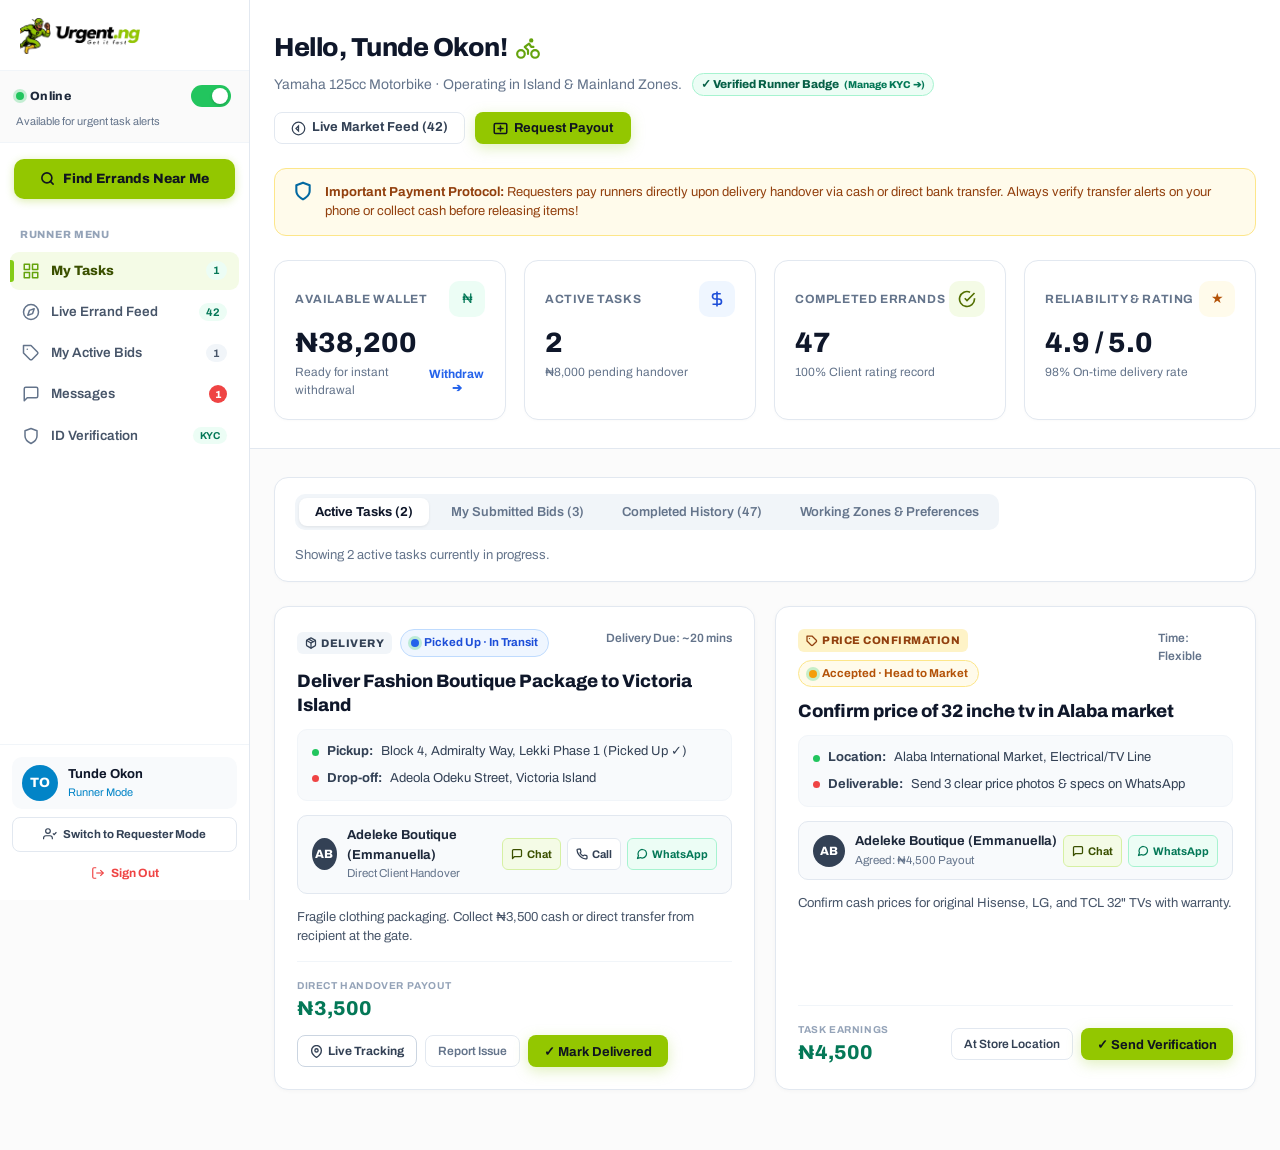
<file: runner-dashboard.html>
<!DOCTYPE html>
<html lang="en">
<head>
  <meta charset="UTF-8">
  <meta name="viewport" content="width=device-width, initial-scale=1.0">
  <title>Runner Dashboard — Urgent.ng | On-Demand Errand Marketplace</title>
  <meta name="description" content="Manage your active runner errands, live availability status, incoming offers, and instant payouts on Urgent.ng.">
  <link rel="preconnect" href="https://fonts.googleapis.com">
  <link rel="preconnect" href="https://fonts.gstatic.com" crossorigin>
  <link href="https://fonts.googleapis.com/css2?family=Archivo:ital,wght@0,300;0,400;0,500;0,600;0,700;0,800;1,400;1,600&display=swap" rel="stylesheet">
  <link rel="stylesheet" href="styles.css?v=2.5">
  <link rel="icon" type="image/svg+xml" href="favicon.svg">
  <link rel="alternate icon" type="image/x-icon" href="favicon.ico">
  <style>
    body {
      background-color: #f8fafc;
      min-height: 100vh;
      display: flex;
      flex-direction: column;
      font-family: var(--font-family-primary, 'Archivo', sans-serif);
      color: #0f172a;
    }

    /* Top Navigation */
    .dash-header {
      background: #ffffff;
      border-bottom: 1px solid #e2e8f0;
      position: sticky;
      top: 0;
      z-index: 100;
      box-shadow: 0 1px 3px rgba(0, 0, 0, 0.02);
    }
    .dash-header-inner {
      display: flex;
      align-items: center;
      justify-content: space-between;
      height: 70px;
    }
    .dash-nav-links {
      display: flex;
      align-items: center;
      gap: 28px;
    }
    .dash-nav-link {
      font-size: 14px;
      font-weight: 600;
      color: #64748b;
      text-decoration: none;
      padding: 6px 0;
      border-bottom: 2px solid transparent;
      transition: all 0.2s ease;
    }
    .dash-nav-link:hover {
      color: #0f172a;
    }
    .dash-nav-link.active {
      color: #93c700;
      font-weight: 700;
      border-bottom-color: #93c700;
    }

    /* Availability Toggle Switch */
    .availability-toggle-box {
      display: flex;
      align-items: center;
      gap: 10px;
      background: #f8fafc;
      border: 1.5px solid #e2e8f0;
      border-radius: 9999px;
      padding: 5px 12px 5px 8px;
      transition: all 0.2s ease;
    }
    .availability-toggle-box.online {
      background: #ecfdf5;
      border-color: #a7f3d0;
    }
    .availability-toggle-box.offline {
      background: #fef2f2;
      border-color: #fecaca;
    }
    .toggle-switch-ui {
      position: relative;
      display: inline-block;
      width: 40px;
      height: 22px;
      cursor: pointer;
    }
    .toggle-switch-ui input {
      opacity: 0;
      width: 0;
      height: 0;
    }
    .toggle-slider {
      position: absolute;
      top: 0; left: 0; right: 0; bottom: 0;
      background-color: #cbd5e1;
      border-radius: 22px;
      transition: 0.3s cubic-bezier(0.4, 0, 0.2, 1);
    }
    .toggle-slider:before {
      position: absolute;
      content: "";
      height: 16px;
      width: 16px;
      left: 3px;
      bottom: 3px;
      background-color: white;
      border-radius: 50%;
      transition: 0.3s cubic-bezier(0.4, 0, 0.2, 1);
      box-shadow: 0 1px 3px rgba(0,0,0,0.2);
    }
    input:checked + .toggle-slider {
      background-color: #22c55e;
    }
    input:checked + .toggle-slider:before {
      transform: translateX(18px);
    }
    .availability-label-text {
      font-size: 12px;
      font-weight: 800;
      letter-spacing: 0.3px;
      display: flex;
      align-items: center;
      gap: 6px;
    }
    .online-pulse-dot {
      width: 8px;
      height: 8px;
      border-radius: 50%;
      background: #22c55e;
      display: inline-block;
      box-shadow: 0 0 0 3px rgba(34, 197, 94, 0.25);
      animation: pulse 2s infinite;
    }
    .offline-dot {
      width: 8px;
      height: 8px;
      border-radius: 50%;
      background: #ef4444;
      display: inline-block;
    }

    /* User Profile Dropdown */
    .user-menu-wrapper {
      position: relative;
    }
    .user-profile-btn {
      display: flex;
      align-items: center;
      gap: 10px;
      background: #f1f5f9;
      border: 1px solid #e2e8f0;
      padding: 5px 12px 5px 5px;
      border-radius: 9999px;
      cursor: pointer;
      transition: all 0.2s ease;
    }
    .user-profile-btn:hover {
      background: #e2e8f0;
    }
    .user-avatar-circle {
      width: 38px;
      height: 38px;
      border-radius: 50%;
      background: #93c700;
      color: #ffffff;
      font-weight: 800;
      font-size: 14px;
      display: flex;
      align-items: center;
      justify-content: center;
      border: 2px solid #ffffff;
      box-shadow: 0 1px 3px rgba(0,0,0,0.12);
      cursor: pointer;
      transition: transform 0.15s ease, box-shadow 0.15s ease;
      user-select: none;
    }
    .user-avatar-circle:hover {
      transform: scale(1.05);
      box-shadow: 0 3px 8px rgba(0,0,0,0.18);
    }
    .user-profile-name {
      font-size: 13px;
      font-weight: 700;
      color: #1e293b;
      line-height: 1.2;
    }
    .user-profile-badge {
      font-size: 10px;
      font-weight: 700;
      text-transform: uppercase;
      padding: 1px 6px;
      border-radius: 9999px;
      background: #ecfdf5;
      color: #065f46;
      letter-spacing: 0.4px;
      display: inline-block;
    }
    .user-dropdown-menu {
      position: absolute;
      top: calc(100% + 8px);
      right: 0;
      width: 260px;
      background: #ffffff;
      border: 1px solid #e2e8f0;
      border-radius: 12px;
      box-shadow: 0 10px 25px -5px rgba(0, 0, 0, 0.1), 0 8px 10px -6px rgba(0, 0, 0, 0.05);
      padding: 8px;
      display: none;
      z-index: 150;
      animation: modalFadeIn 0.2s ease;
    }
    .user-dropdown-menu.show {
      display: block;
    }
    .dropdown-header {
      padding: 8px 12px 12px;
      border-bottom: 1px solid #f1f5f9;
      margin-bottom: 6px;
    }
    .dropdown-link {
      display: flex;
      align-items: center;
      gap: 10px;
      padding: 10px 12px;
      font-size: 13.5px;
      font-weight: 600;
      color: #334155;
      text-decoration: none;
      border-radius: 8px;
      transition: background 0.15s ease;
    }
    .dropdown-link:hover {
      background: #f8fafc;
      color: #0f172a;
    }
    .dropdown-link.role-switch-link {
      background: #f4fbe6;
      color: #3b5000;
      font-weight: 700;
      border: 1px solid #d6f0a3;
      margin-top: 4px;
    }
    .dropdown-link.role-switch-link:hover {
      background: #e8f7cb;
    }

    /* Dashboard Hero Banner */
    .dash-hero {
      background: #ffffff;
      border-bottom: 1px solid #e2e8f0;
      padding: 28px 0;
    }
    .dash-hero-title {
      font-size: 26px;
      font-weight: 800;
      letter-spacing: -0.5px;
      color: #0f172a;
      margin: 0 0 6px 0;
    }
    .dash-hero-sub {
      font-size: 14px;
      color: #64748b;
      margin: 0;
    }

    /* KPI Summary Grid */
    .kpi-grid {
      display: grid;
      grid-template-columns: repeat(4, 1fr);
      gap: 18px;
      margin-top: 24px;
    }
    .kpi-card {
      background: #ffffff;
      border: 1px solid #e2e8f0;
      border-radius: 14px;
      padding: 20px;
      box-shadow: 0 1px 3px rgba(0, 0, 0, 0.02);
      transition: transform 0.2s ease, box-shadow 0.2s ease;
      position: relative;
    }
    .kpi-card:hover {
      transform: translateY(-2px);
      box-shadow: 0 6px 16px rgba(0, 0, 0, 0.05);
    }
    .kpi-header {
      display: flex;
      align-items: center;
      justify-content: space-between;
      margin-bottom: 12px;
    }
    .kpi-label {
      font-size: 12px;
      font-weight: 700;
      text-transform: uppercase;
      letter-spacing: 0.6px;
      color: #64748b;
    }
    .kpi-icon-pill {
      width: 36px;
      height: 36px;
      border-radius: 10px;
      display: flex;
      align-items: center;
      justify-content: center;
      background: #f1f5f9;
      color: #0f172a;
    }
    .kpi-value {
      font-size: 28px;
      font-weight: 800;
      color: #0f172a;
      line-height: 1;
      margin-bottom: 6px;
    }
    .kpi-caption {
      font-size: 12px;
      color: #64748b;
      display: flex;
      align-items: center;
      justify-content: space-between;
    }

    /* Safety & Offline Payment Reminder */
    .safety-alert-banner {
      background: #fffbeb;
      border: 1.5px solid #fde68a;
      border-radius: 12px;
      padding: 14px 18px;
      margin-top: 24px;
      display: flex;
      align-items: flex-start;
      gap: 12px;
    }
    .safety-alert-icon {
      font-size: 20px;
      flex-shrink: 0;
      margin-top: -2px;
    }
    .safety-alert-content {
      font-size: 13px;
      color: #92400e;
      line-height: 1.45;
    }

    /* Content Area */
    .dash-main {
      padding: 28px 0 60px;
      flex: 1;
    }
    .dash-controls-card {
      background: #ffffff;
      border: 1px solid #e2e8f0;
      border-radius: 14px;
      padding: 16px 20px;
      margin-bottom: 24px;
      box-shadow: 0 1px 3px rgba(0,0,0,0.02);
      display: flex;
      align-items: center;
      justify-content: space-between;
      flex-wrap: wrap;
      gap: 16px;
    }
    .filter-tabs-group {
      display: flex;
      align-items: center;
      gap: 6px;
      background: #f1f5f9;
      padding: 4px;
      border-radius: 10px;
      overflow-x: auto;
    }
    .tab-pill-btn {
      padding: 7px 16px;
      border-radius: 8px;
      border: none;
      background: transparent;
      font-size: 13px;
      font-weight: 600;
      color: #64748b;
      cursor: pointer;
      transition: all 0.2s ease;
      white-space: nowrap;
      font-family: inherit;
    }
    .tab-pill-btn:hover {
      color: #0f172a;
    }
    .tab-pill-btn.active {
      background: #ffffff;
      color: #0f172a;
      font-weight: 700;
      box-shadow: 0 1px 3px rgba(0,0,0,0.08);
    }

    /* Task Cards */
    .task-feed-grid {
      display: grid;
      grid-template-columns: repeat(2, 1fr);
      gap: 20px;
    }
    .runner-task-card {
      background: #ffffff;
      border: 1px solid #e2e8f0;
      border-radius: 14px;
      padding: 22px;
      box-shadow: 0 1px 4px rgba(0, 0, 0, 0.03);
      display: flex;
      flex-direction: column;
      justify-content: space-between;
      transition: all 0.2s ease;
      position: relative;
    }
    .runner-task-card:hover {
      box-shadow: 0 6px 18px rgba(0, 0, 0, 0.06);
      border-color: #cbd5e1;
    }
    .t-card-top {
      display: flex;
      align-items: flex-start;
      justify-content: space-between;
      gap: 12px;
      margin-bottom: 12px;
    }
    .t-badge-row {
      display: flex;
      align-items: center;
      gap: 8px;
      flex-wrap: wrap;
    }
    .t-cat-pill {
      font-size: 11px;
      font-weight: 800;
      text-transform: uppercase;
      padding: 3px 8px;
      border-radius: 6px;
      background: #f1f5f9;
      color: #334155;
      letter-spacing: 0.5px;
    }
    .t-cat-pill.price-conf { background: #fef3c7; color: #92400e; }
    .t-cat-pill.sell-fast { background: #fce7f3; color: #9d174d; }
    .t-status-badge {
      font-size: 11.5px;
      font-weight: 700;
      padding: 4px 10px;
      border-radius: 9999px;
      display: inline-flex;
      align-items: center;
      gap: 5px;
    }
    .status-in-transit {
      background: #eff6ff;
      color: #1d4ed8;
      border: 1px solid #bfdbfe;
    }
    .status-en-route {
      background: #fffbeb;
      color: #b45309;
      border: 1px solid #fde68a;
    }
    .status-completed {
      background: #ecfdf5;
      color: #047857;
      border: 1px solid #a7f3d0;
    }
    .status-bid-pending {
      background: #f8fafc;
      color: #64748b;
      border: 1px solid #e2e8f0;
    }
    .t-card-title {
      font-size: 18px;
      font-weight: 800;
      color: #0f172a;
      line-height: 1.35;
      margin: 0 0 12px 0;
    }
    .t-route-box {
      background: #f8fafc;
      border: 1px solid #f1f5f9;
      border-radius: 10px;
      padding: 12px 14px;
      margin-bottom: 14px;
      font-size: 13px;
      display: flex;
      flex-direction: column;
      gap: 7px;
    }
    .t-route-item {
      display: flex;
      align-items: center;
      gap: 8px;
      color: #334155;
    }
    .t-dot {
      width: 7px;
      height: 7px;
      border-radius: 50%;
      flex-shrink: 0;
    }
    .dot-green { background: #22c55e; }
    .dot-red { background: #ef4444; }

    /* Client Info Box */
    .client-box {
      display: flex;
      align-items: center;
      justify-content: space-between;
      background: #f8fafc;
      border: 1px solid #e2e8f0;
      border-radius: 10px;
      padding: 10px 14px;
      margin-bottom: 14px;
    }
    .client-details {
      display: flex;
      align-items: center;
      gap: 10px;
    }
    .client-avatar-sm {
      width: 32px;
      height: 32px;
      border-radius: 50%;
      background: #334155;
      color: #ffffff;
      font-weight: 800;
      font-size: 12px;
      display: flex;
      align-items: center;
      justify-content: center;
    }

    /* Card Footer */
    .t-card-footer {
      border-top: 1px solid #f1f5f9;
      padding-top: 16px;
      display: flex;
      align-items: center;
      justify-content: space-between;
      gap: 12px;
      flex-wrap: wrap;
    }
    .t-payout-col {
      display: flex;
      flex-direction: column;
    }
    .t-payout-sub {
      font-size: 10px;
      font-weight: 700;
      text-transform: uppercase;
      letter-spacing: 0.6px;
      color: #94a3b8;
    }
    .t-payout-val {
      font-size: 20px;
      font-weight: 800;
      color: #047857;
    }
    .t-actions-row {
      display: flex;
      align-items: center;
      gap: 8px;
    }

    /* Modals */
    .r-modal-backdrop {
      position: fixed;
      top: 0;
      left: 0;
      width: 100vw;
      height: 100vh;
      background: rgba(15, 23, 42, 0.65);
      backdrop-filter: blur(4px);
      display: none;
      align-items: center;
      justify-content: center;
      z-index: 1000;
      padding: 16px;
    }
    .r-modal-backdrop.active {
      display: flex;
    }
    .r-modal-dialog {
      background: #ffffff;
      border-radius: 16px;
      width: 100%;
      max-width: 540px;
      max-height: 92vh;
      overflow-y: auto;
      padding: 28px;
      box-shadow: 0 25px 50px -12px rgba(0, 0, 0, 0.25);
      animation: modalFadeIn 0.2s cubic-bezier(0.16, 1, 0.3, 1);
    }
    @keyframes modalFadeIn {
      from { opacity: 0; transform: translateY(12px) scale(0.98); }
      to { opacity: 1; transform: translateY(0) scale(1); }
    }

    /* Toast Notification */
    .toast-box {
      position: fixed;
      bottom: 24px;
      right: 24px;
      background: #0f172a;
      color: #ffffff;
      padding: 14px 20px;
      border-radius: 10px;
      box-shadow: 0 10px 25px rgba(0,0,0,0.2);
      font-size: 13.5px;
      font-weight: 600;
      z-index: 2000;
      display: none;
      align-items: center;
      gap: 10px;
      animation: modalFadeIn 0.25s ease;
    }
    .toast-box.show {
      display: flex;
    }

    /* Preferences Section */
    .pref-zone-grid {
      display: grid;
      grid-template-columns: repeat(3, 1fr);
      gap: 10px;
      margin-top: 10px;
    }
    .pref-zone-chip {
      display: flex;
      align-items: center;
      gap: 8px;
      background: #f8fafc;
      border: 1px solid #e2e8f0;
      padding: 10px;
      border-radius: 8px;
      font-size: 13px;
      font-weight: 600;
      cursor: pointer;
    }

    /* Responsiveness */
    @media (max-width: 900px) {
      .kpi-grid { grid-template-columns: repeat(2, 1fr); }
      .task-feed-grid { grid-template-columns: 1fr; }
      .pref-zone-grid { grid-template-columns: repeat(2, 1fr); }
    }
    @media (max-width: 600px) {
      .kpi-grid { grid-template-columns: 1fr; }
      .dash-controls-card { flex-direction: column; align-items: stretch; }
      .t-card-footer { flex-direction: column; align-items: stretch; }
      .t-actions-row { width: 100%; justify-content: flex-end; }
      .pref-zone-grid { grid-template-columns: 1fr; }
    }
  </style>
</head>
<body>

  <div class="app-layout">
    <!-- Mobile Backdrop -->
    <div class="app-sidebar-backdrop" id="appSidebarBackdrop" onclick="closeAppSidebar()"></div>

    <!-- ================= APP SIDEBAR ================= -->
    <aside class="app-sidebar" id="appSidebar">
      <!-- Header with Logo -->
      <div class="app-sidebar-header">
        <a href="index.html" class="app-sidebar-logo" title="Urgent.ng - Get it fast">
          <img src="assets/logo.png" alt="Urgent.ng">
        </a>
        <button type="button" class="app-sidebar-close-btn" onclick="closeAppSidebar()" aria-label="Close menu">
          <svg width="20" height="20" viewBox="0 0 24 24" fill="none" stroke="currentColor" stroke-width="2.5" stroke-linecap="round" stroke-linejoin="round"><line x1="18" y1="6" x2="6" y2="18"></line><line x1="6" y1="6" x2="18" y2="18"></line></svg>
        </button>
      </div>

      <!-- Runner Availability Status Box in Sidebar -->
      <div style="padding: 12px 16px; border-bottom: 1px solid #f1f5f9; background: #fafafa;">
        <div style="display:flex; justify-content:space-between; align-items:center;">
          <div class="availability-label-text" id="availLabel" style="font-size:12px; font-weight:800; color:#1e293b;">
            <span class="online-pulse-dot" id="availDot"></span>
            <span id="availStatusText">Online</span>
          </div>
          <div class="availability-toggle-box online" id="availToggleContainer" style="padding:2px; background:transparent; border:none;">
            <label class="toggle-switch-ui" style="margin:0;">
              <input type="checkbox" id="availCheckbox" checked onchange="handleAvailabilityChange(this.checked)">
              <span class="toggle-slider"></span>
            </label>
          </div>
        </div>
        <div style="font-size:11px; color:#64748b; margin-top:4px;">Available for urgent task alerts</div>
      </div>

      <!-- CTA Button -->
      <div class="app-sidebar-cta">
        <a href="discovery.html" class="app-sidebar-post-btn" style="text-decoration:none;">
          <svg width="15" height="15" viewBox="0 0 24 24" fill="none" stroke="currentColor" stroke-width="2.6" stroke-linecap="round">
            <circle cx="11" cy="11" r="8"></circle>
            <line x1="21" y1="21" x2="16.65" y2="16.65"></line>
          </svg>
          <span>Find Errands Near Me</span>
        </a>
      </div>

      <!-- Navigation Menu -->
      <nav class="app-sidebar-nav">
        <div class="app-sidebar-section-title">Runner Menu</div>
        <a href="runner-dashboard.html" class="app-sidebar-link active">
          <div class="app-sidebar-link-content">
            <svg class="app-sidebar-icon" viewBox="0 0 24 24" fill="none" stroke="currentColor" stroke-width="2" stroke-linecap="round" stroke-linejoin="round"><rect x="3" y="3" width="7" height="7"></rect><rect x="14" y="3" width="7" height="7"></rect><rect x="14" y="14" width="7" height="7"></rect><rect x="3" y="14" width="7" height="7"></rect></svg>
            <span>My Tasks</span>
          </div>
          <span class="app-sidebar-badge badge-green">1</span>
        </a>
        <a href="discovery.html" class="app-sidebar-link">
          <div class="app-sidebar-link-content">
            <svg class="app-sidebar-icon" viewBox="0 0 24 24" fill="none" stroke="currentColor" stroke-width="2" stroke-linecap="round" stroke-linejoin="round"><circle cx="12" cy="12" r="10"></circle><polygon points="16.24 7.76 14.12 14.12 7.76 16.24 9.88 9.88 16.24 7.76"></polygon></svg>
            <span>Live Errand Feed</span>
          </div>
          <span class="app-sidebar-badge badge-green">42</span>
        </a>
        <a href="discovery.html#my-bids" class="app-sidebar-link">
          <div class="app-sidebar-link-content">
            <svg class="app-sidebar-icon" viewBox="0 0 24 24" fill="none" stroke="currentColor" stroke-width="2" stroke-linecap="round" stroke-linejoin="round"><path d="M20.59 13.41l-7.17 7.17a2 2 0 0 1-2.83 0L2 12V2h10l8.59 8.59a2 2 0 0 1 0 2.82z"></path><line x1="7" y1="7" x2="7.01" y2="7"></line></svg>
            <span>My Active Bids</span>
          </div>
          <span class="app-sidebar-badge">1</span>
        </a>
        <a href="chat.html" class="app-sidebar-link">
          <div class="app-sidebar-link-content">
            <svg class="app-sidebar-icon" viewBox="0 0 24 24" fill="none" stroke="currentColor" stroke-width="2" stroke-linecap="round" stroke-linejoin="round"><path d="M21 15a2 2 0 0 1-2 2H7l-4 4V5a2 2 0 0 1 2-2h14a2 2 0 0 1 2 2z"></path></svg>
            <span>Messages</span>
          </div>
          <span class="app-sidebar-badge badge-dot">1</span>
        </a>
        <a href="runner-verification.html" class="app-sidebar-link">
          <div class="app-sidebar-link-content">
            <svg class="app-sidebar-icon" viewBox="0 0 24 24" fill="none" stroke="currentColor" stroke-width="2" stroke-linecap="round" stroke-linejoin="round"><path d="M12 22s8-4 8-10V5l-8-3-8 3v7c0 6 8 10 8 10z"></path></svg>
            <span>ID Verification</span>
          </div>
          <span class="app-sidebar-badge badge-green" style="font-size:10px;">KYC</span>
        </a>
      </nav>

      <!-- Footer Profile & Switcher -->
      <div class="app-sidebar-footer">
        <div class="app-sidebar-user-card">
          <div class="app-sidebar-user-avatar" id="sidebarAvatarText" style="background:#0284c7;">TO</div>
          <div class="app-sidebar-user-info">
            <div class="app-sidebar-user-name" id="sidebarUserName">Tunde Okon</div>
            <div class="app-sidebar-user-role" id="sidebarUserRole" style="color:#0284c7;">Runner Mode</div>
          </div>
        </div>
        <a href="requester-dashboard.html" onclick="switchProfileMode('requester')" class="app-sidebar-switch-mode-btn">
          <svg width="14" height="14" viewBox="0 0 24 24" fill="none" stroke="currentColor" stroke-width="2"><path d="M16 21v-2a4 4 0 0 0-4-4H5a4 4 0 0 0-4 4v2"></path><circle cx="8.5" cy="7" r="4"></circle><polyline points="17 11 19 13 23 9"></polyline></svg>
          <span>Switch to Requester Mode</span>
        </a>
        <a href="login.html" class="app-sidebar-signout-link">
          <svg width="14" height="14" viewBox="0 0 24 24" fill="none" stroke="currentColor" stroke-width="2"><path d="M9 21H5a2 2 0 0 1-2-2V5a2 2 0 0 1 2-2h4"></path><polyline points="16 17 21 12 16 7"></polyline><line x1="21" y1="12" x2="9" y2="12"></line></svg>
          <span>Sign Out</span>
        </a>
      </div>
    </aside>

    <!-- Main Content Area -->
    <div class="app-main-content">
      <!-- Mobile Topbar (<992px) -->
      <header class="app-mobile-topbar">
        <button type="button" class="app-mobile-hamburger" onclick="toggleAppSidebar()" aria-label="Open sidebar menu">
          <svg width="22" height="22" viewBox="0 0 24 24" fill="none" stroke="currentColor" stroke-width="2.5" stroke-linecap="round"><line x1="3" y1="12" x2="21" y2="12"></line><line x1="3" y1="6" x2="21" y2="6"></line><line x1="3" y1="18" x2="21" y2="18"></line></svg>
        </button>
        <a href="index.html" style="display:inline-flex; align-items:center;">
          <img src="assets/logo.png" alt="Urgent.ng" style="height:28px;">
        </a>
        <a href="chat.html" style="color:#334155; position:relative; padding:6px; display:inline-flex; align-items:center;">
          <svg width="20" height="20" viewBox="0 0 24 24" fill="none" stroke="currentColor" stroke-width="2"><path d="M21 15a2 2 0 0 1-2 2H7l-4 4V5a2 2 0 0 1 2-2h14a2 2 0 0 1 2 2z"></path></svg>
          <span style="position:absolute; top:3px; right:3px; width:7px; height:7px; background:#ef4444; border-radius:50%;"></span>
        </a>
      </header>

      <!-- ================= DASHBOARD HERO ================= -->
      <section class="dash-hero">
    <div class="container">
      <div style="display:flex; justify-content:space-between; align-items:center; flex-wrap:wrap; gap:16px;">
        <div>
          <h1 class="dash-hero-title" style="display:flex; align-items:center; gap:8px;">
            <span>Hello, Tunde Okon!</span>
            <svg width="26" height="26" viewBox="0 0 24 24" fill="none" stroke="#65a30d" stroke-width="2" stroke-linecap="round" stroke-linejoin="round" style="display:inline-block;"><circle cx="18.5" cy="17.5" r="3.5"></circle><circle cx="5.5" cy="17.5" r="3.5"></circle><circle cx="15" cy="5" r="1"></circle><path d="M12 17.5V14l-3-3 4-3 2 3h2"></path></svg>
          </h1>
          <div style="display:flex; align-items:center; gap:10px; margin-top:4px; flex-wrap:wrap;">
            <p class="dash-hero-sub" style="margin:0;">Yamaha 125cc Motorbike · Operating in Island & Mainland Zones.</p>
            <a href="runner-verification.html" style="display:inline-flex; align-items:center; gap:5px; font-size:11.5px; font-weight:800; color:#065f46; background:#ecfdf5; border:1px solid #a7f3d0; padding:2px 8px; border-radius:9999px; text-decoration:none;">
              <span>✓ Verified Runner Badge</span>
              <span style="font-size:10px; color:#047857;">(Manage KYC ➔)</span>
            </a>
          </div>
        </div>
        <div style="display:flex; gap:10px;">
          <a href="discovery.html" class="btn btn-secondary btn-sm" style="display:inline-flex; align-items:center; gap:6px; background:#ffffff; border:1px solid #e2e8f0; color:#334155; padding:8px 16px; border-radius:8px; font-weight:700; text-decoration:none;">
            <svg width="15" height="15" viewBox="0 0 24 24" fill="none" stroke="currentColor" stroke-width="2"><circle cx="12" cy="12" r="10"></circle><polygon points="12 8 8 12 12 16 12 8"></polygon></svg>
            Live Market Feed (42)
          </a>
          <button class="btn btn-primary btn-sm" onclick="openPayoutModal()" style="display:inline-flex; align-items:center; gap:6px; background:#93c700; color:#ffffff; border:none; padding:8px 18px; border-radius:8px; font-weight:800; cursor:pointer;">
            <svg width="15" height="15" viewBox="0 0 24 24" fill="none" stroke="currentColor" stroke-width="2.5" stroke-linecap="round" stroke-linejoin="round"><rect x="2" y="4" width="20" height="16" rx="2"></rect><line x1="12" y1="8" x2="12" y2="16"></line><line x1="8" y1="12" x2="16" y2="12"></line></svg>
            Request Payout
          </button>
        </div>
      </div>

      <!-- Safety & Offline Payment Reminder Banner -->
      <div class="safety-alert-banner">
        <span class="safety-alert-icon" style="display:inline-flex; align-items:center; justify-content:center; color:#0369a1;">
          <svg width="20" height="20" viewBox="0 0 24 24" fill="none" stroke="currentColor" stroke-width="2.5" stroke-linecap="round" stroke-linejoin="round"><path d="M12 22s8-4 8-10V5l-8-3-8 3v7c0 6 8 10 8 10z"></path></svg>
        </span>
        <div class="safety-alert-content">
          <strong>Important Payment Protocol:</strong> Requesters pay runners directly upon delivery handover via cash or direct bank transfer. Always verify transfer alerts on your phone or collect cash before releasing items!
        </div>
      </div>

      <!-- KPI Metrics Row -->
      <div class="kpi-grid">
        <div class="kpi-card">
          <div class="kpi-header">
            <span class="kpi-label">Available Wallet</span>
            <div class="kpi-icon-pill" style="background:#ecfdf5; color:#047857;">
              ₦
            </div>
          </div>
          <div class="kpi-value" id="walletBalanceDisplay">₦38,200</div>
          <div class="kpi-caption">
            <span>Ready for instant withdrawal</span>
            <button onclick="openPayoutModal()" style="background:none; border:none; color:#2563eb; font-weight:700; cursor:pointer; font-size:12px; padding:0;">Withdraw ➔</button>
          </div>
        </div>

        <div class="kpi-card">
          <div class="kpi-header">
            <span class="kpi-label">Active Tasks</span>
            <div class="kpi-icon-pill" style="background:#eff6ff; color:#1d4ed8;">
              <svg width="18" height="18" viewBox="0 0 24 24" fill="none" stroke="currentColor" stroke-width="2.2"><path d="M12 2v20M17 5H9.5a3.5 3.5 0 0 0 0 7h5a3.5 3.5 0 0 1 0 7H6"></path></svg>
            </div>
          </div>
          <div class="kpi-value" id="kpiActiveTasksCount">2</div>
          <div class="kpi-caption">
            <span>₦8,000 pending handover</span>
          </div>
        </div>

        <div class="kpi-card">
          <div class="kpi-header">
            <span class="kpi-label">Completed Errands</span>
            <div class="kpi-icon-pill" style="background:#f4fbe6; color:#526f00;">
              <svg width="18" height="18" viewBox="0 0 24 24" fill="none" stroke="currentColor" stroke-width="2.2"><path d="M22 11.08V12a10 10 0 1 1-5.93-9.14"></path><polyline points="22 4 12 14.01 9 11.01"></polyline></svg>
            </div>
          </div>
          <div class="kpi-value">47</div>
          <div class="kpi-caption">
            <span>100% Client rating record</span>
          </div>
        </div>

        <div class="kpi-card">
          <div class="kpi-header">
            <span class="kpi-label">Reliability & Rating</span>
            <div class="kpi-icon-pill" style="background:#fffbeb; color:#b45309;">
              ★
            </div>
          </div>
          <div class="kpi-value">4.9 / 5.0</div>
          <div class="kpi-caption">
            <span>98% On-time delivery rate</span>
          </div>
        </div>
      </div>
    </div>
  </section>

  <!-- ================= MAIN CONTENT ================= -->
  <main class="dash-main">
    <div class="container">
      <!-- Filter and Controls Card -->
      <div class="dash-controls-card">
        <div class="filter-tabs-group" id="runnerFilterTabs">
          <button class="tab-pill-btn active" onclick="switchRunnerTab('active', this)">Active Tasks (2)</button>
          <button class="tab-pill-btn" onclick="switchRunnerTab('bids', this)">My Submitted Bids (3)</button>
          <button class="tab-pill-btn" onclick="switchRunnerTab('completed', this)">Completed History (47)</button>
          <button class="tab-pill-btn" onclick="switchRunnerTab('zones', this)">Working Zones & Preferences</button>
        </div>

        <div style="font-size:13px; color:#64748b;" id="runnerTabStatusNote">
          Showing 2 active tasks currently in progress.
        </div>
      </div>

      <!-- TAB 1: ACTIVE TASKS -->
      <div class="task-feed-grid" id="runnerActiveTasksGrid">
        
        <!-- ACTIVE TASK 1: Deliver Package to Victoria Island -->
        <div class="runner-task-card" id="task-card-1">
          <div>
            <div class="t-card-top">
              <div class="t-badge-row">
                <span class="t-cat-pill" style="display:inline-flex; align-items:center; gap:4px;">
                  <svg width="12" height="12" viewBox="0 0 24 24" fill="none" stroke="currentColor" stroke-width="2.5" stroke-linecap="round" stroke-linejoin="round"><line x1="16.5" y1="9.4" x2="7.5" y2="4.21"></line><path d="M21 16V8a2 2 0 0 0-1-1.73l-7-4a2 2 0 0 0-2 0l-7 4A2 2 0 0 0 3 8v8a2 2 0 0 0 1 1.73l7 4a2 2 0 0 0 2 0l7-4A2 2 0 0 0 21 16z"></path><polyline points="3.27 6.96 12 12.01 20.73 6.96"></polyline><line x1="12" y1="22.08" x2="12" y2="12"></line></svg>
                  Delivery
                </span>
                <span class="t-status-badge status-in-transit" id="task-badge-1">
                  <span class="online-pulse-dot" style="background:#2563eb;"></span>
                  Picked Up · In Transit
                </span>
              </div>
              <span style="font-size:12px; color:#64748b; font-weight:600;">Delivery Due: ~20 mins</span>
            </div>

            <h3 class="t-card-title">Deliver Fashion Boutique Package to Victoria Island</h3>

            <div class="t-route-box">
              <div class="t-route-item">
                <span class="t-dot dot-green"></span>
                <strong>Pickup:</strong>
                <span>Block 4, Admiralty Way, Lekki Phase 1 (Picked Up ✓)</span>
              </div>
              <div class="t-route-item">
                <span class="t-dot dot-red"></span>
                <strong>Drop-off:</strong>
                <span>Adeola Odeku Street, Victoria Island</span>
              </div>
            </div>

            <!-- Client Info Box -->
            <div class="client-box">
              <div class="client-details">
                <div class="client-avatar-sm">AB</div>
                <div>
                  <div style="font-size:13px; font-weight:700; color:#1e293b;">Adeleke Boutique (Emmanuella)</div>
                  <div style="font-size:11.5px; color:#64748b;">Direct Client Handover</div>
                </div>
              </div>
              <div style="display:flex; gap:6px;">
                <a href="chat.html" class="btn btn-secondary btn-sm" style="background:#f4fbe6; border:1px solid #d6f0a3; color:#3b5000; padding:4px 8px; border-radius:6px; font-size:11px; text-decoration:none; font-weight:700; display:inline-flex; align-items:center; gap:4px;">
                  <svg width="12" height="12" viewBox="0 0 24 24" fill="none" stroke="currentColor" stroke-width="2.5" stroke-linecap="round" stroke-linejoin="round"><path d="M21 15a2 2 0 0 1-2 2H7l-4 4V5a2 2 0 0 1 2-2h14a2 2 0 0 1 2 2z"></path></svg>
                  Chat
                </a>
                <a href="tel:08023456789" class="btn btn-secondary btn-sm" style="background:#ffffff; border:1px solid #e2e8f0; color:#334155; padding:4px 8px; border-radius:6px; font-size:11px; text-decoration:none; font-weight:700; display:inline-flex; align-items:center; gap:4px;">
                  <svg width="12" height="12" viewBox="0 0 24 24" fill="none" stroke="currentColor" stroke-width="2.5" stroke-linecap="round" stroke-linejoin="round"><path d="M22 16.92v3a2 2 0 0 1-2.18 2 19.79 19.79 0 0 1-8.63-3.07 19.5 19.5 0 0 1-6-6 19.79 19.79 0 0 1-3.07-8.67A2 2 0 0 1 4.11 2h3a2 2 0 0 1 2 1.72 12.84 12.84 0 0 0 .7 2.81 2 2 0 0 1-.45 2.11L8.09 9.91a16 16 0 0 0 6 6l1.27-1.27a2 2 0 0 1 2.11-.45 12.84 12.84 0 0 0 2.81.7A2 2 0 0 1 22 16.92z"></path></svg>
                  Call
                </a>
                <a href="https://wa.me/2348023456789?text=Hello%20Emmanuella,%20I'm%20approaching%20Adeola%20Odeku%20with%20your%20package" target="_blank" class="btn btn-secondary btn-sm" style="background:#ecfdf5; border:1px solid #a7f3d0; color:#047857; padding:4px 8px; border-radius:6px; font-size:11px; text-decoration:none; font-weight:700; display:inline-flex; align-items:center; gap:4px;">
                  <svg width="12" height="12" viewBox="0 0 24 24" fill="none" stroke="currentColor" stroke-width="2.5" stroke-linecap="round" stroke-linejoin="round"><path d="M21 11.5a8.38 8.38 0 0 1-.9 3.8 8.5 8.5 0 0 1-7.6 4.7 8.38 8.38 0 0 1-3.8-.9L3 21l1.9-5.7a8.38 8.38 0 0 1-.9-3.8 8.5 8.5 0 0 1 4.7-7.6 8.38 8.38 0 0 1 3.8-.9h.5a8.48 8.48 0 0 1 8 8v.5z"></path></svg>
                  WhatsApp
                </a>
              </div>
            </div>

            <p style="font-size:13px; color:#475569; margin:0 0 14px 0; line-height:1.5;">
              Fragile clothing packaging. Collect ₦3,500 cash or direct transfer from recipient at the gate.
            </p>
          </div>

          <div class="t-card-footer">
            <div class="t-payout-col">
              <span class="t-payout-sub">Direct Handover Payout</span>
              <span class="t-payout-val">₦3,500</span>
            </div>
            <div class="t-actions-row">
              <a href="track-errand.html?id=URG-8492-LG&title=Deliver%20Fashion%20Boutique%20Package" target="_blank" class="btn btn-secondary btn-sm" style="display:inline-flex; align-items:center; gap:5px; background:#ffffff; border:1px solid #cbd5e1; color:#334155; padding:6px 12px; border-radius:8px; font-size:12px; font-weight:700; text-decoration:none;">
                <svg width="13" height="13" viewBox="0 0 24 24" fill="none" stroke="currentColor" stroke-width="2.5" stroke-linecap="round" stroke-linejoin="round"><path d="M21 10c0 7-9 13-9 13s-9-6-9-13a9 9 0 0 1 18 0z"></path><circle cx="12" cy="10" r="3"></circle></svg>
                Live Tracking
              </a>
              <button class="btn btn-secondary btn-sm" onclick="reportTaskIssue('Deliver Package to Victoria Island')" style="background:#ffffff; border:1px solid #e2e8f0; color:#64748b; padding:6px 12px; border-radius:8px; font-size:12px; font-weight:600; cursor:pointer;">Report Issue</button>
              <button class="btn btn-primary btn-sm" onclick="markTaskDelivered('task-card-1', 'Deliver Fashion Boutique Package', 3500)" style="background:#93c700; color:#ffffff; border:none; padding:7px 16px; border-radius:8px; font-weight:800; font-size:13px; cursor:pointer;" id="action-btn-1">
                ✓ Mark Delivered
              </button>
            </div>
          </div>
        </div>

        <!-- ACTIVE TASK 2: Confirm price of 32 inch tv in Alaba market -->
        <div class="runner-task-card" id="task-card-2">
          <div>
            <div class="t-card-top">
              <div class="t-badge-row">
                <span class="t-cat-pill price-conf" style="display:inline-flex; align-items:center; gap:4px;">
                  <svg width="12" height="12" viewBox="0 0 24 24" fill="none" stroke="currentColor" stroke-width="2.5" stroke-linecap="round" stroke-linejoin="round"><path d="M20.59 13.41l-7.17 7.17a2 2 0 0 1-2.83 0L2 12V2h10l8.59 8.59a2 2 0 0 1 0 2.82z"></path><line x1="7" y1="7" x2="7.01" y2="7"></line></svg>
                  Price Confirmation
                </span>
                <span class="t-status-badge status-en-route" id="task-badge-2">
                  <span class="online-pulse-dot" style="background:#f59e0b;"></span>
                  Accepted · Head to Market
                </span>
              </div>
              <span style="font-size:12px; color:#64748b; font-weight:600;">Time: Flexible</span>
            </div>

            <h3 class="t-card-title">Confirm price of 32 inche tv in Alaba market</h3>

            <div class="t-route-box">
              <div class="t-route-item">
                <span class="t-dot dot-green"></span>
                <strong>Location:</strong>
                <span>Alaba International Market, Electrical/TV Line</span>
              </div>
              <div class="t-route-item">
                <span class="t-dot dot-red"></span>
                <strong>Deliverable:</strong>
                <span>Send 3 clear price photos & specs on WhatsApp</span>
              </div>
            </div>

            <!-- Client Info Box -->
            <div class="client-box">
              <div class="client-details">
                <div class="client-avatar-sm">AB</div>
                <div>
                  <div style="font-size:13px; font-weight:700; color:#1e293b;">Adeleke Boutique (Emmanuella)</div>
                  <div style="font-size:11.5px; color:#64748b;">Agreed: ₦4,500 Payout</div>
                </div>
              </div>
              <div style="display:flex; gap:6px;">
                <a href="chat.html" class="btn btn-secondary btn-sm" style="background:#f4fbe6; border:1px solid #d6f0a3; color:#3b5000; padding:4px 8px; border-radius:6px; font-size:11px; text-decoration:none; font-weight:700; display:inline-flex; align-items:center; gap:4px;">
                  <svg width="12" height="12" viewBox="0 0 24 24" fill="none" stroke="currentColor" stroke-width="2.5" stroke-linecap="round" stroke-linejoin="round"><path d="M21 15a2 2 0 0 1-2 2H7l-4 4V5a2 2 0 0 1 2-2h14a2 2 0 0 1 2 2z"></path></svg>
                  Chat
                </a>
                <a href="https://wa.me/2348023456789?text=Hello%20Emmanuella,%20I'm%20entering%20Alaba%20Market%20now" target="_blank" class="btn btn-secondary btn-sm" style="background:#ecfdf5; border:1px solid #a7f3d0; color:#047857; padding:4px 8px; border-radius:6px; font-size:11px; text-decoration:none; font-weight:700; display:inline-flex; align-items:center; gap:4px;">
                  <svg width="12" height="12" viewBox="0 0 24 24" fill="none" stroke="currentColor" stroke-width="2.5" stroke-linecap="round" stroke-linejoin="round"><path d="M21 11.5a8.38 8.38 0 0 1-.9 3.8 8.5 8.5 0 0 1-7.6 4.7 8.38 8.38 0 0 1-3.8-.9L3 21l1.9-5.7a8.38 8.38 0 0 1-.9-3.8 8.5 8.5 0 0 1 4.7-7.6 8.38 8.38 0 0 1 3.8-.9h.5a8.48 8.48 0 0 1 8 8v.5z"></path></svg>
                  WhatsApp
                </a>
              </div>
            </div>

            <p style="font-size:13px; color:#475569; margin:0 0 14px 0; line-height:1.5;">
              Confirm cash prices for original Hisense, LG, and TCL 32" TVs with warranty.
            </p>
          </div>

          <div class="t-card-footer">
            <div class="t-payout-col">
              <span class="t-payout-sub">Task Earnings</span>
              <span class="t-payout-val">₦4,500</span>
            </div>
            <div class="t-actions-row">
              <button class="btn btn-secondary btn-sm" onclick="markAtLocation('task-card-2')" style="background:#ffffff; border:1px solid #e2e8f0; color:#334155; padding:6px 12px; border-radius:8px; font-size:12px; font-weight:600; cursor:pointer;">At Store Location</button>
              <button class="btn btn-primary btn-sm" onclick="markTaskDelivered('task-card-2', 'Confirm price of 32 inche tv in Alaba', 4500)" style="background:#93c700; color:#ffffff; border:none; padding:7px 16px; border-radius:8px; font-weight:800; font-size:13px; cursor:pointer;" id="action-btn-2">
                ✓ Send Verification
              </button>
            </div>
          </div>
        </div>

      </div>

      <!-- TAB 2: MY BIDS & OFFERS -->
      <div id="runnerBidsView" style="display:none; flex-direction:column; gap:16px;">
        <!-- Card with active counter-offer from Requester -->
        <div class="runner-task-card" id="runner-counter-card" style="border:1.5px solid #fde68a; background:#fffdf5;">
          <div class="t-card-top">
            <div class="t-badge-row">
              <span class="t-cat-pill sell-fast" style="display:inline-flex; align-items:center; gap:4px;">
                <svg width="12" height="12" viewBox="0 0 24 24" fill="none" stroke="currentColor" stroke-width="2.5" stroke-linecap="round" stroke-linejoin="round"><polygon points="13 2 3 14 12 14 11 22 21 10 12 10 13 2"></polygon></svg>
                Sell Fast
              </span>
              <span class="t-status-badge" style="background:#fef3c7; color:#b45309; border:1px solid #fde68a; font-weight:700; display:inline-flex; align-items:center; gap:4px;">
                <svg width="13" height="13" viewBox="0 0 24 24" fill="none" stroke="currentColor" stroke-width="2.5"><rect x="2" y="6" width="20" height="12" rx="2"></rect><circle cx="12" cy="12" r="2"></circle></svg>
                Counter-Offer Received!
              </span>
            </div>
            <span style="font-size:12px; color:#92400e; font-weight:700;">Action Required</span>
          </div>
          <h3 class="t-card-title">Sell my flate screen 38 inches tv</h3>
          <p style="font-size:13px; color:#475569; margin:0 0 10px;">Computer Village Ikeja ➔ Magodo Phase 2. Your Original Bid: <span style="text-decoration:line-through; color:#94a3b8;">₦7,500</span></p>

          <div style="background:#ffffff; border:1px solid #fed7aa; border-radius:10px; padding:12px 14px; margin-bottom:14px; display:flex; justify-content:space-between; align-items:center; flex-wrap:wrap; gap:10px;">
            <div>
              <div style="font-size:11px; font-weight:700; text-transform:uppercase; color:#9a3412;">Client Proposed Counter-Offer</div>
              <div style="font-size:12.5px; color:#475569; margin-top:2px;">"Can you do ₦7,000? TV is packed and ready for immediate pickup."</div>
            </div>
            <div style="text-align:right;">
              <span style="font-size:10.5px; color:#94a3b8; display:block;">Counter Price</span>
              <strong style="font-size:19px; color:#0f172a; font-weight:800;">₦7,000</strong>
            </div>
          </div>

          <div style="display:flex; justify-content:flex-end; gap:8px; align-items:center; flex-wrap:wrap;">
            <a href="chat.html" class="btn btn-secondary btn-sm" style="background:#ffffff; border:1px solid #e2e8f0; color:#334155; padding:7px 12px; border-radius:8px; font-size:12px; font-weight:700; text-decoration:none; display:inline-flex; align-items:center; gap:5px;">
              <svg width="13" height="13" viewBox="0 0 24 24" fill="none" stroke="currentColor" stroke-width="2.5" stroke-linecap="round" stroke-linejoin="round"><path d="M21 15a2 2 0 0 1-2 2H7l-4 4V5a2 2 0 0 1 2-2h14a2 2 0 0 1 2 2z"></path></svg>
              Negotiate in Chat
            </a>
            <button class="btn btn-secondary btn-sm" onclick="declineCounterOffer('runner-counter-card')" style="background:#ffffff; border:1px solid #fca5a5; color:#dc2626; padding:7px 12px; border-radius:8px; font-size:12px; font-weight:700; cursor:pointer;">
              ✕ Decline
            </button>
            <button class="btn btn-primary btn-sm" onclick="acceptCounterOffer('runner-counter-card', 7000)" style="background:#93c700; color:#ffffff; border:none; padding:7px 16px; border-radius:8px; font-weight:800; font-size:12.5px; cursor:pointer;">
              ✓ Accept ₦7,000 & Start
            </button>
          </div>
        </div>

        <div class="runner-task-card">
          <div class="t-card-top">
            <div class="t-badge-row">
              <span class="t-cat-pill" style="display:inline-flex; align-items:center; gap:4px;">
                <svg width="12" height="12" viewBox="0 0 24 24" fill="none" stroke="currentColor" stroke-width="2.5" stroke-linecap="round" stroke-linejoin="round"><path d="m10.5 20.5 10-10a4.95 4.95 0 1 0-7-7l-10 10a4.95 4.95 0 1 0 7 7Z"></path><path d="m8.5 8.5 7 7"></path></svg>
                Pharmacy
              </span>
              <span class="t-status-badge status-completed" style="display:inline-flex; align-items:center; gap:5px;">
                <span class="online-pulse-dot" style="background:#16a34a;"></span>
                Accepted by Client!
              </span>
            </div>
            <span style="font-size:12px; color:#64748b;">Ready to start</span>
          </div>
          <h3 class="t-card-title">Emergency Prescription Pickup from HealthPlus Ikeja</h3>
          <p style="font-size:13px; color:#475569; margin:0 0 12px;">Agreed Payout: <strong>₦3,000</strong>. Pick up sealed package and deliver to Maryland.</p>
          <div style="display:flex; justify-content:flex-end;">
            <button class="btn btn-primary btn-sm" onclick="showToast('Moving task to Active queue!')" style="background:#93c700; color:#ffffff; border:none; padding:6px 14px; border-radius:6px; font-weight:800; font-size:12px; cursor:pointer;">
              Begin Pickup ➔
            </button>
          </div>
        </div>

        <div class="runner-task-card" style="opacity:0.6;">
          <div class="t-card-top">
            <div class="t-badge-row">
              <span class="t-cat-pill" style="display:inline-flex; align-items:center; gap:4px;">
                <svg width="12" height="12" viewBox="0 0 24 24" fill="none" stroke="currentColor" stroke-width="2.5" stroke-linecap="round" stroke-linejoin="round"><line x1="16.5" y1="9.4" x2="7.5" y2="4.21"></line><path d="M21 16V8a2 2 0 0 0-1-1.73l-7-4a2 2 0 0 0-2 0l-7 4A2 2 0 0 0 3 8v8a2 2 0 0 0 1 1.73l7 4a2 2 0 0 0 2 0l7-4A2 2 0 0 0 21 16z"></path><polyline points="3.27 6.96 12 12.01 20.73 6.96"></polyline><line x1="12" y1="22.08" x2="12" y2="12"></line></svg>
                Delivery
              </span>
              <span class="t-status-badge" style="display:inline-flex; align-items:center; gap:5px;">
                <span style="width:7px; height:7px; border-radius:50%; background:#94a3b8; display:inline-block;"></span>
                Task Assigned to Another Runner
              </span>
            </div>
            <span style="font-size:12px; color:#64748b;">Closed 2h ago</span>
          </div>
          <h3 class="t-card-title">Urgent Document to Lekki Toll Gate</h3>
          <p style="font-size:13px; color:#64748b; margin:0;">Another runner was in closer proximity and selected.</p>
        </div>
      </div>

      <!-- TAB 3: COMPLETED TASKS HISTORY -->
      <div id="runnerCompletedView" style="display:none; flex-direction:column; gap:16px;">
        <div class="runner-task-card">
          <div class="t-card-top">
            <div class="t-badge-row">
              <span class="t-cat-pill" style="display:inline-flex; align-items:center; gap:4px;">
                <svg width="12" height="12" viewBox="0 0 24 24" fill="none" stroke="currentColor" stroke-width="2.5" stroke-linecap="round" stroke-linejoin="round"><line x1="16.5" y1="9.4" x2="7.5" y2="4.21"></line><path d="M21 16V8a2 2 0 0 0-1-1.73l-7-4a2 2 0 0 0-2 0l-7 4A2 2 0 0 0 3 8v8a2 2 0 0 0 1 1.73l7 4a2 2 0 0 0 2 0l7-4A2 2 0 0 0 21 16z"></path><polyline points="3.27 6.96 12 12.01 20.73 6.96"></polyline><line x1="12" y1="22.08" x2="12" y2="12"></line></svg>
                Delivery
              </span>
              <span class="t-status-badge status-completed">✓ Handover Completed</span>
            </div>
            <span style="font-size:12px; color:#64748b;">Oct 4 · Paid</span>
          </div>
          <h3 class="t-card-title">Urgent Laptop Charger Delivery to Victoria Island</h3>
          <p style="font-size:13px; color:#475569; margin:0 0 8px;">Completed in 24 minutes. Client Rated: <strong style="color:#e28a2a;">★★★★★ ("Super fast runner!")</strong></p>
          <div style="display:flex; justify-content:space-between; align-items:center; border-top:1px solid #f1f5f9; padding-top:10px;">
            <span style="font-size:12px; color:#64748b;">Direct Cash Received</span>
            <strong style="color:#047857; font-size:16px;">₦3,500 + ₦500 Tip</strong>
          </div>
        </div>

        <div class="runner-task-card">
          <div class="t-card-top">
            <div class="t-badge-row">
              <span class="t-cat-pill" style="display:inline-flex; align-items:center; gap:4px;">
                <svg width="12" height="12" viewBox="0 0 24 24" fill="none" stroke="currentColor" stroke-width="2.5" stroke-linecap="round" stroke-linejoin="round"><path d="M14 2H6a2 2 0 0 0-2 2v16a2 2 0 0 0 2 2h12a2 2 0 0 0 2-2V8z"></path><polyline points="14 2 14 8 20 8"></polyline><line x1="16" y1="13" x2="8" y2="13"></line><line x1="16" y1="17" x2="8" y2="17"></line><polyline points="10 9 9 9 8 9"></polyline></svg>
                Document
              </span>
              <span class="t-status-badge status-completed">✓ Handover Completed</span>
            </div>
            <span style="font-size:12px; color:#64748b;">Oct 3 · Paid</span>
          </div>
          <h3 class="t-card-title">Land Title Document Pickup at Alausa Secretariat</h3>
          <p style="font-size:13px; color:#475569; margin:0 0 8px;">Delivered to Omole Phase 1. Client Rated: <strong style="color:#e28a2a;">★★★★★ ("Reliable & polite")</strong></p>
          <div style="display:flex; justify-content:space-between; align-items:center; border-top:1px solid #f1f5f9; padding-top:10px;">
            <span style="font-size:12px; color:#64748b;">Bank Transfer Received</span>
            <strong style="color:#047857; font-size:16px;">₦4,000</strong>
          </div>
        </div>
      </div>

      <!-- TAB 4: WORKING ZONES & PREFERENCES -->
      <div id="runnerZonesView" style="display:none;">
        <div style="background:#ffffff; border:1px solid #e2e8f0; border-radius:14px; padding:24px; box-shadow:0 1px 3px rgba(0,0,0,0.02);">
          <h3 style="font-size:18px; font-weight:800; color:#0f172a; margin:0 0 6px;">Your Working Zones in Lagos</h3>
          <p style="font-size:13px; color:#64748b; margin:0 0 18px;">Select the neighborhoods where you can accept live errand notifications:</p>

          <div class="pref-zone-grid">
            <label class="pref-zone-chip"><input type="checkbox" checked> Lekki Phase 1 & Ikate</label>
            <label class="pref-zone-chip"><input type="checkbox" checked> Victoria Island & Oniru</label>
            <label class="pref-zone-chip"><input type="checkbox" checked> Ikoyi & Marina</label>
            <label class="pref-zone-chip"><input type="checkbox" checked> Ikeja & Computer Village</label>
            <label class="pref-zone-chip"><input type="checkbox" checked> Surulere & Ojuelegba</label>
            <label class="pref-zone-chip"><input type="checkbox" checked> Yaba & Akoka</label>
            <label class="pref-zone-chip"><input type="checkbox" checked> Alaba Int'l Market</label>
            <label class="pref-zone-chip"><input type="checkbox"> Ajah & Sangotedo</label>
            <label class="pref-zone-chip"><input type="checkbox"> Festac & Mile 2</label>
          </div>

          <div style="margin-top:24px; padding-top:20px; border-top:1px solid #f1f5f9; display:flex; justify-content:flex-end;">
            <button class="btn btn-primary" onclick="showToast('Working zones updated successfully! ✓')" style="background:#93c700; color:#ffffff; border:none; padding:10px 24px; border-radius:8px; font-weight:800; cursor:pointer;">
              Save Preferences
            </button>
          </div>
        </div>
      </div>

    </div>
  </main>
    </div><!-- /.app-main-content -->
  </div><!-- /.app-layout -->

  <!-- ================= WITHDRAWAL / PAYOUT MODAL ================= -->
  <div class="r-modal-backdrop" id="payoutModalBackdrop" onclick="closePayoutModal(event)">
    <div class="r-modal-dialog" onclick="event.stopPropagation()">
      <div style="display:flex; justify-content:space-between; align-items:center; margin-bottom:16px;">
        <h3 style="font-size:18px; font-weight:800; color:#0f172a; margin:0;">Request Wallet Payout</h3>
        <button type="button" onclick="closePayoutModal()" style="font-size:22px; color:#94a3b8; line-height:1; background:none; border:none; cursor:pointer;">&times;</button>
      </div>

      <div style="background:#f4fbe6; border:1px solid #d6f0a3; border-radius:12px; padding:16px; margin-bottom:18px;">
        <div style="font-size:11.5px; font-weight:700; text-transform:uppercase; color:#526f00; letter-spacing:0.5px;">Available Balance</div>
        <div style="font-size:26px; font-weight:800; color:#0f172a; margin:4px 0;" id="payoutModalBal">₦38,200</div>
        <div style="font-size:12px; color:#526f00;">Instant payout to your verified Nigerian bank account.</div>
      </div>

      <form onsubmit="handlePayoutSubmit(event)" style="display:flex; flex-direction:column; gap:14px;">
        <div>
          <label style="font-size:12px; font-weight:700; color:#1e293b; display:block; margin-bottom:6px;">Select Destination Bank</label>
          <select id="payoutBank" style="width:100%; height:44px; border:1px solid #cbd5e1; border-radius:8px; padding:0 12px; font-size:14px; background:#ffffff;" required>
            <option value="GTBANK" selected>Guaranty Trust Bank (GTBank)</option>
            <option value="ACCESS">Access Bank</option>
            <option value="ZENITH">Zenith Bank</option>
            <option value="KUDA">Kuda Microfinance Bank</option>
            <option value="OPAY">OPay</option>
            <option value="PALMPAY">PalmPay</option>
          </select>
        </div>

        <div>
          <label style="font-size:12px; font-weight:700; color:#1e293b; display:block; margin-bottom:6px;">Account Number</label>
          <input type="text" id="payoutAccNum" value="0234819283" style="width:100%; height:44px; border:1px solid #cbd5e1; border-radius:8px; padding:0 12px; font-size:14px;" required>
          <div style="font-size:12px; color:#059669; font-weight:700; margin-top:4px;">✓ Verified Account Name: Tunde Babatunde Okon</div>
        </div>

        <div>
          <label style="font-size:12px; font-weight:700; color:#1e293b; display:block; margin-bottom:6px;">Amount to Withdraw (₦)</label>
          <input type="number" id="payoutAmountInput" value="38200" min="1000" max="38200" step="500" style="width:100%; height:44px; border:1px solid #cbd5e1; border-radius:8px; padding:0 12px; font-size:16px; font-weight:700;" required>
        </div>

        <button type="submit" class="btn btn-primary btn-block" style="background:#93c700; color:#ffffff; border:none; padding:12px; border-radius:10px; font-weight:800; font-size:15px; cursor:pointer; margin-top:6px;">
          Withdraw to Bank Account Now
        </button>
      </form>
    </div>
  </div>

  <!-- Toast Notification -->
  <div class="toast-box" id="dashToast">
    <span id="toastIcon" style="display:inline-flex; align-items:center;">
      <svg width="16" height="16" viewBox="0 0 24 24" fill="none" stroke="currentColor" stroke-width="3" stroke-linecap="round" stroke-linejoin="round"><polyline points="20 6 9 17 4 12"></polyline></svg>
    </span>
    <span id="toastMsg">Action completed successfully</span>
  </div>

  <!-- ================= SCRIPTS ================= -->
  <script>
    let isAvailable = true;
    let walletBal = 38200;

    // Sidebar Mobile Drawer Handlers
    function toggleAppSidebar() {
      const sidebar = document.getElementById('appSidebar');
      const backdrop = document.getElementById('appSidebarBackdrop');
      if (sidebar) sidebar.classList.toggle('open');
      if (backdrop) backdrop.classList.toggle('open');
    }

    function closeAppSidebar() {
      const sidebar = document.getElementById('appSidebar');
      const backdrop = document.getElementById('appSidebarBackdrop');
      if (sidebar) sidebar.classList.remove('open');
      if (backdrop) backdrop.classList.remove('open');
    }

    window.addEventListener('DOMContentLoaded', () => {
      // Check saved availability state
      const savedAvail = localStorage.getItem('urgent_runner_available');
      if (savedAvail !== null) {
        isAvailable = savedAvail === 'true';
        const chk = document.getElementById('availCheckbox');
        if (chk) chk.checked = isAvailable;
        updateAvailabilityUI(isAvailable, false);
      }

      // Check stored user profile
      const stored = localStorage.getItem('urgent_user');
      if (stored) {
        try {
          const user = JSON.parse(stored);
          if (user.name) {
            const profName = document.getElementById('runnerProfileName');
            if (profName) profName.textContent = user.name;
            const sideName = document.getElementById('sidebarUserName');
            if (sideName) sideName.textContent = user.name;
            const menuName = document.getElementById('menuRunnerName');
            if (menuName) menuName.textContent = user.name;
            const initials = user.name.split(' ').map(n => n[0]).join('').substring(0, 2).toUpperCase();
            const avatar = document.getElementById('runnerAvatarText');
            if (avatar) {
              avatar.textContent = initials;
              avatar.title = `${user.name} (Profile)`;
            }
            const sideAvatar = document.getElementById('sidebarAvatarText');
            if (sideAvatar) sideAvatar.textContent = initials;
          }
          if (user.phone && document.getElementById('menuRunnerEmail')) {
            document.getElementById('menuRunnerEmail').textContent = `${user.phone} · Verified Runner`;
          } else if (user.email && document.getElementById('menuRunnerEmail')) {
            document.getElementById('menuRunnerEmail').textContent = `${user.email} · Verified Runner`;
          }
        } catch(e){}
      }
    });

    // Profile Mode Switcher (Unified Single Account)
    function switchProfileMode(mode) {
      try {
        let u = JSON.parse(localStorage.getItem('urgent_user') || '{}');
        u.activeMode = mode;
        if (!u.roles) u.roles = ['requester', 'runner'];
        localStorage.setItem('urgent_user', JSON.stringify(u));
      } catch(e) {}
    }

    // Handle Availability Switch
    function handleAvailabilityChange(checked) {
      isAvailable = checked;
      localStorage.setItem('urgent_runner_available', isAvailable);
      updateAvailabilityUI(isAvailable, true);
    }

    function updateAvailabilityUI(online, notify) {
      const container = document.getElementById('availToggleContainer');
      const dot = document.getElementById('availDot');
      const statusText = document.getElementById('availStatusText');

      if (online) {
        container.className = 'availability-toggle-box online';
        dot.className = 'online-pulse-dot';
        statusText.textContent = 'Online';
        if (notify) showToast('You are now Online! Visible to nearby requesters for urgent tasks');
      } else {
        container.className = 'availability-toggle-box offline';
        dot.className = 'offline-dot';
        statusText.textContent = 'Offline';
        if (notify) showToast('You are now Offline. You will not receive new task alerts', false);
      }
    }

    // Dropdown toggle
    function toggleUserDropdown(e) {
      e.stopPropagation();
      const menu = document.getElementById('userDropdownMenu');
      menu.classList.toggle('show');
    }

    document.addEventListener('click', (e) => {
      const menu = document.getElementById('userDropdownMenu');
      if (menu && menu.classList.contains('show') && !e.target.closest('.user-menu-wrapper')) {
        menu.classList.remove('show');
      }
    });

    // Toast Trigger
    function showToast(message, isSuccess = true) {
      const toast = document.getElementById('dashToast');
      const toastMsg = document.getElementById('toastMsg');
      const toastIcon = document.getElementById('toastIcon');
      toastMsg.textContent = message;
      toastIcon.innerHTML = isSuccess 
        ? '<svg width="16" height="16" viewBox="0 0 24 24" fill="none" stroke="currentColor" stroke-width="3" stroke-linecap="round" stroke-linejoin="round"><polyline points="20 6 9 17 4 12"></polyline></svg>'
        : '<svg width="16" height="16" viewBox="0 0 24 24" fill="none" stroke="currentColor" stroke-width="2.5" stroke-linecap="round" stroke-linejoin="round"><circle cx="12" cy="12" r="10"></circle><line x1="12" y1="16" x2="12" y2="12"></line><line x1="12" y1="8" x2="12.01" y2="8"></line></svg>';
      toast.classList.add('show');
      setTimeout(() => {
        toast.classList.remove('show');
      }, 3500);
    }

    // Switch Tabs
    function switchRunnerTab(tab, btn) {
      document.querySelectorAll('#runnerFilterTabs .tab-pill-btn').forEach(b => b.classList.remove('active'));
      if (btn) btn.classList.add('active');

      const activeView = document.getElementById('runnerActiveTasksGrid');
      const bidsView = document.getElementById('runnerBidsView');
      const compView = document.getElementById('runnerCompletedView');
      const zonesView = document.getElementById('runnerZonesView');
      const note = document.getElementById('runnerTabStatusNote');

      activeView.style.display = 'none';
      bidsView.style.display = 'none';
      compView.style.display = 'none';
      zonesView.style.display = 'none';

      if (tab === 'active') {
        activeView.style.display = 'grid';
        note.textContent = 'Showing 2 active tasks currently in progress.';
      } else if (tab === 'bids') {
        bidsView.style.display = 'flex';
        note.textContent = 'Track the status of your submitted errand bids.';
      } else if (tab === 'completed') {
        compView.style.display = 'flex';
        note.textContent = 'Review your completed errands and client feedback.';
      } else if (tab === 'zones') {
        zonesView.style.display = 'block';
        note.textContent = 'Configure preferred areas & notification radius.';
      }
    }

    // Mark Task Delivered Handover
    function markTaskDelivered(cardId, title, amount) {
      const card = document.getElementById(cardId);
      if (card) {
        const badge = card.querySelector('.t-status-badge');
        if (badge) {
          badge.className = 't-status-badge status-completed';
          badge.innerHTML = `✓ Handover Complete (Awaiting Client Confirmation)`;
        }
        const actionBtn = card.querySelector('.t-actions-row button:last-child');
        if (actionBtn) {
          actionBtn.disabled = true;
          actionBtn.style.opacity = '0.7';
          actionBtn.textContent = '✓ Handover Reported';
        }
      }
      showToast(`Task "${title}" marked as handed over! Client has been prompted to confirm and release ₦${amount.toLocaleString()}.`);
    }

    function markAtLocation(cardId) {
      const card = document.getElementById(cardId);
      if (card) {
        const badge = card.querySelector('#task-badge-2');
        if (badge) {
          badge.innerHTML = `<span class="online-pulse-dot" style="background:#22c55e;"></span> At Location / Surveying Prices`;
        }
      }
      showToast('Status updated: You are now at Alaba International Market!');
    }

    function reportTaskIssue(title) {
      const reason = prompt('Briefly describe the delay or issue (e.g. Heavy traffic on Lekki toll road, recipient not answering phone):');
      if (reason) {
        showToast('Issue recorded. The client has been notified with your update.');
      }
    }

    // Payout Modal
    function openPayoutModal() {
      document.getElementById('payoutModalBal').textContent = '₦' + walletBal.toLocaleString();
      document.getElementById('payoutAmountInput').value = walletBal;
      document.getElementById('payoutAmountInput').max = walletBal;
      document.getElementById('payoutModalBackdrop').classList.add('active');
    }

    function closePayoutModal(e) {
      if (e && e.target !== e.currentTarget && e.target.tagName !== 'BUTTON') return;
      document.getElementById('payoutModalBackdrop').classList.remove('active');
    }

    function handlePayoutSubmit(e) {
      e.preventDefault();
      const amount = Number(document.getElementById('payoutAmountInput').value);
      const bank = document.getElementById('payoutBank').value;
      const acc = document.getElementById('payoutAccNum').value;

      if (amount <= 0 || amount > walletBal) {
        alert('Invalid withdrawal amount');
        return;
      }

      walletBal -= amount;
      document.getElementById('walletBalanceDisplay').textContent = '₦' + walletBal.toLocaleString();
      closePayoutModal();
      showToast(`Withdrawal of ₦${amount.toLocaleString()} to ${bank} (${acc}) initiated! Funds typically reflect in 2-5 minutes.`);
    }

    // Counter-Offer Action Handlers
    function acceptCounterOffer(cardId, price) {
      const card = document.getElementById(cardId);
      if (card) {
        card.style.background = '#f0fdf4';
        card.style.borderColor = '#86efac';
        const badge = card.querySelector('.t-status-badge');
        if (badge) {
          badge.style.background = '#dcfce7';
          badge.style.color = '#15803d';
          badge.style.borderColor = '#bbf7d0';
          badge.innerHTML = '<span class="online-pulse-dot" style="background:#16a34a; margin-right:4px;"></span>Counter Accepted · Errand Activated!';
        }
        const actions = card.querySelector('div[style*="justify-content:flex-end"]');
        if (actions) {
          actions.innerHTML = `
            <a href="chat.html" class="btn btn-secondary btn-sm" style="background:#ffffff; border:1px solid #cbd5e1; color:#334155; padding:7px 14px; border-radius:8px; font-size:12px; font-weight:700; text-decoration:none; display:inline-flex; align-items:center; gap:5px;"><svg width="13" height="13" viewBox="0 0 24 24" fill="none" stroke="currentColor" stroke-width="2.5" stroke-linecap="round" stroke-linejoin="round"><path d="M21 15a2 2 0 0 1-2 2H7l-4 4V5a2 2 0 0 1 2-2h14a2 2 0 0 1 2 2z"></path></svg>Open Chat</a>
            <button class="btn btn-primary btn-sm" onclick="switchRunnerTab('active'); showToast('Errand moved to Active Tasks! Proceed to pickup.')" style="background:#93c700; color:#ffffff; border:none; padding:7px 16px; border-radius:8px; font-weight:800; font-size:12px; cursor:pointer;">➔ Go to Active Queue</button>
          `;
        }
      }
      showToast(`Counter-offer of ₦${price.toLocaleString()} accepted! Errand added to your active list.`);
    }

    function declineCounterOffer(cardId) {
      const card = document.getElementById(cardId);
      if (card) {
        card.style.opacity = '0.5';
        const badge = card.querySelector('.t-status-badge');
        if (badge) {
          badge.style.background = '#f1f5f9';
          badge.style.color = '#64748b';
          badge.style.borderColor = '#e2e8f0';
          badge.textContent = '✕ Counter-Offer Declined';
        }
        const actions = card.querySelector('div[style*="justify-content:flex-end"]');
        if (actions) {
          actions.innerHTML = `<span style="font-size:12px; color:#64748b; font-weight:600;">You declined this offer. Requester notified.</span>`;
        }
      }
      showToast('Counter-offer declined.');
    }
  </script>
</body>
</html>
</file>
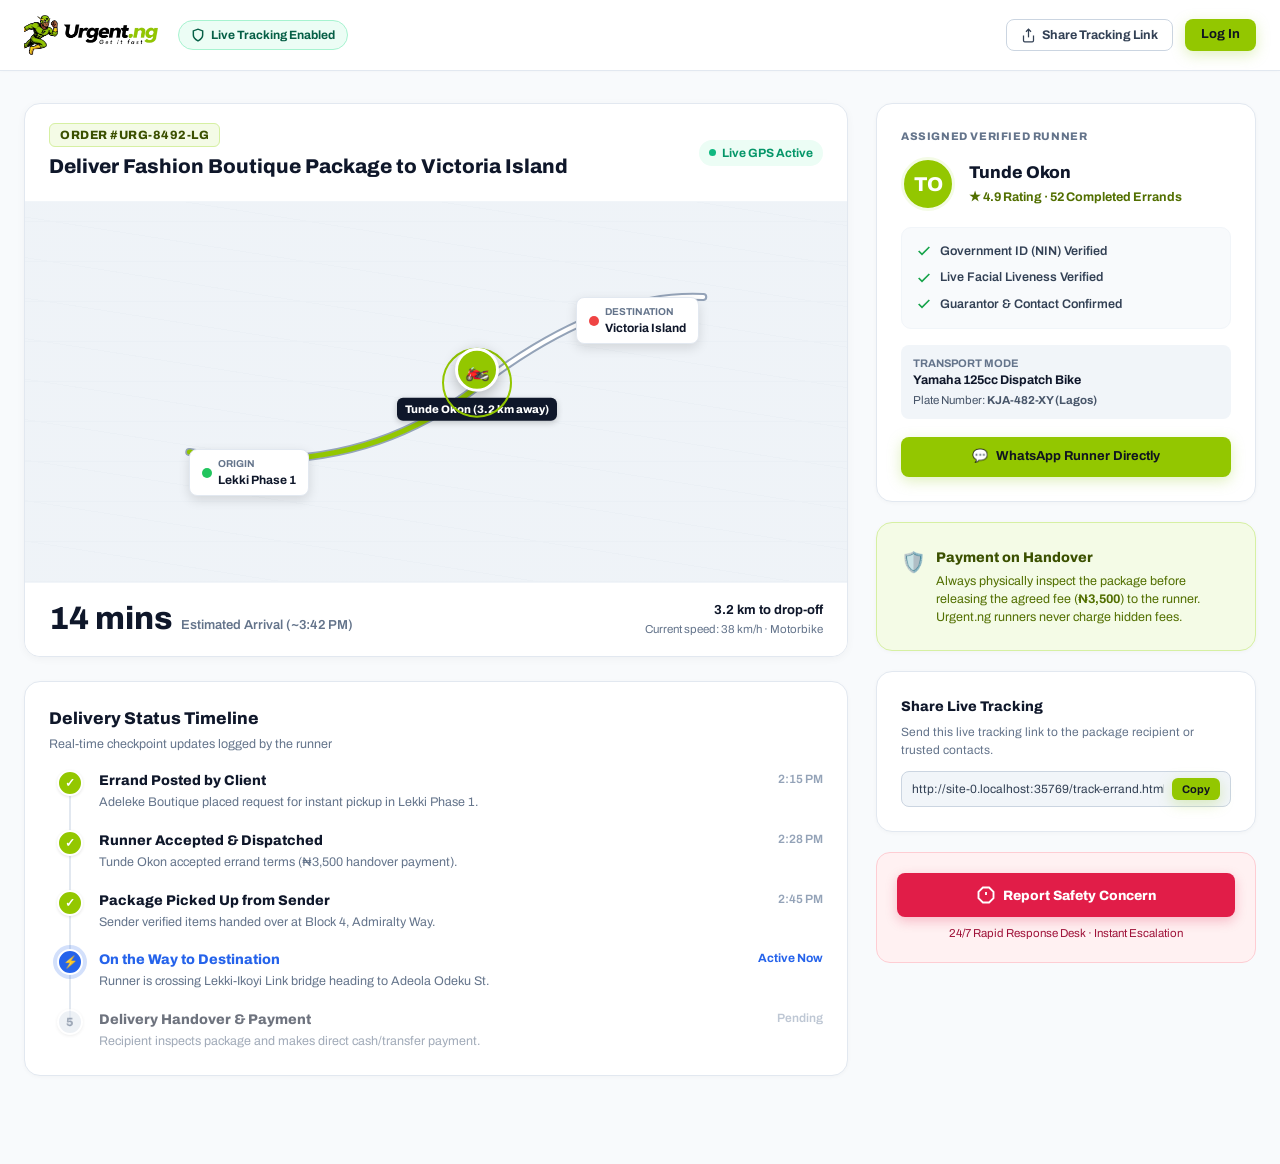
<file: track-errand.html>
<!DOCTYPE html>
<html lang="en">
<head>
  <meta charset="UTF-8">
  <meta name="viewport" content="width=device-width, initial-scale=1.0">
  <title>Live Errand Tracking — Urgent.ng | Safe On-Demand Delivery</title>
  <meta name="description" content="Public real-time tracking for Urgent.ng errands. View runner verification, live ETA, progress milestones, and safety emergency contacts.">
  <link rel="preconnect" href="https://fonts.googleapis.com">
  <link rel="preconnect" href="https://fonts.gstatic.com" crossorigin>
  <link href="https://fonts.googleapis.com/css2?family=Archivo:ital,wght@0,300;0,400;0,500;0,600;0,700;0,800;1,400;1,600&display=swap" rel="stylesheet">
  <link rel="stylesheet" href="styles.css?v=2.5">
  <link rel="icon" type="image/svg+xml" href="favicon.svg">
  <link rel="alternate icon" type="image/x-icon" href="favicon.ico">
  <style>
    body {
      background-color: #f8fafc;
      min-height: 100vh;
      display: flex;
      flex-direction: column;
      font-family: var(--font-family-primary, 'Archivo', sans-serif);
      color: #0f172a;
    }

    /* Public Header */
    .track-header {
      background: #ffffff;
      border-bottom: 1px solid #e2e8f0;
      position: sticky;
      top: 0;
      z-index: 100;
      box-shadow: 0 1px 3px rgba(0, 0, 0, 0.02);
    }
    .track-header-inner {
      display: flex;
      align-items: center;
      justify-content: space-between;
      height: 70px;
    }
    .track-security-badge {
      display: inline-flex;
      align-items: center;
      gap: 6px;
      padding: 5px 12px;
      border-radius: 9999px;
      background: #ecfdf5;
      border: 1px solid #a7f3d0;
      color: #065f46;
      font-size: 12px;
      font-weight: 700;
    }

    /* Hero Tracking Card */
    .track-main {
      padding: 32px 0 64px;
      flex: 1;
    }
    .track-grid {
      display: grid;
      grid-template-columns: 1fr 380px;
      gap: 28px;
      align-items: start;
    }
    @media (max-width: 960px) {
      .track-grid {
        grid-template-columns: 1fr;
      }
    }

    /* Map & Status Box */
    .map-card-panel {
      background: #ffffff;
      border: 1px solid #e2e8f0;
      border-radius: 16px;
      overflow: hidden;
      box-shadow: 0 2px 8px rgba(0,0,0,0.04);
      margin-bottom: 24px;
    }
    .map-header-bar {
      padding: 20px 24px;
      border-bottom: 1px solid #f1f5f9;
      display: flex;
      align-items: center;
      justify-content: space-between;
      flex-wrap: wrap;
      gap: 12px;
    }
    .tracking-code-pill {
      font-size: 12px;
      font-weight: 800;
      color: #3b5000;
      background: #f4fbe6;
      border: 1px solid #d6f0a3;
      padding: 4px 10px;
      border-radius: 6px;
      letter-spacing: 0.5px;
    }

    /* Simulated Interactive Map Display */
    .live-map-viewport {
      position: relative;
      height: 380px;
      background: #e2e8f0;
      background-image: 
        linear-gradient(rgba(241, 245, 249, 0.85), rgba(241, 245, 249, 0.85)),
        repeating-linear-gradient(0deg, #cbd5e1 0, #cbd5e1 1px, transparent 1px, transparent 40px),
        repeating-linear-gradient(9deg, #cbd5e1 0, #cbd5e1 1px, transparent 1px, transparent 40px);
      display: flex;
      align-items: center;
      justify-content: center;
      overflow: hidden;
    }

    /* Map Visual Paths */
    .map-road-overlay {
      position: absolute;
      top: 0;
      left: 0;
      width: 100%;
      height: 100%;
      pointer-events: none;
    }

    .runner-live-marker {
      position: absolute;
      left: 55%;
      top: 48%;
      transform: translate(-50%, -50%);
      display: flex;
      flex-direction: column;
      align-items: center;
      z-index: 10;
      cursor: pointer;
    }
    .runner-marker-icon {
      width: 44px;
      height: 44px;
      border-radius: 50%;
      background: #93c700;
      color: #ffffff;
      border: 3px solid #ffffff;
      box-shadow: 0 4px 14px rgba(0,0,0,0.25);
      display: flex;
      align-items: center;
      justify-content: center;
      font-size: 20px;
      position: relative;
    }
    .runner-radar-ring {
      position: absolute;
      width: 70px;
      height: 70px;
      border-radius: 50%;
      border: 2px solid #93c700;
      animation: radarPing 2.2s infinite ease-out;
      pointer-events: none;
    }
    @keyframes radarPing {
      0% { transform: scale(0.6); opacity: 1; }
      100% { transform: scale(1.6); opacity: 0; }
    }
    .runner-marker-label {
      background: #0f172a;
      color: #ffffff;
      font-size: 11px;
      font-weight: 800;
      padding: 3px 8px;
      border-radius: 6px;
      margin-top: 6px;
      box-shadow: 0 2px 6px rgba(0,0,0,0.2);
      white-space: nowrap;
    }

    /* Origin & Destination Pins */
    .map-pin {
      position: absolute;
      display: flex;
      align-items: center;
      gap: 6px;
      background: #ffffff;
      padding: 6px 12px;
      border-radius: 8px;
      box-shadow: 0 4px 12px rgba(0,0,0,0.12);
      border: 1px solid #e2e8f0;
      font-size: 12px;
      font-weight: 700;
      z-index: 5;
    }
    .map-pin-pickup {
      left: 20%;
      top: 65%;
    }
    .map-pin-dropoff {
      right: 18%;
      top: 25%;
    }
    .map-pin-dot {
      width: 10px;
      height: 10px;
      border-radius: 50%;
      flex-shrink: 0;
    }

    /* Live ETA Floating Banner */
    .live-eta-banner {
      padding: 18px 24px;
      background: #ffffff;
      border-top: 1px solid #f1f5f9;
      display: flex;
      align-items: center;
      justify-content: space-between;
      flex-wrap: wrap;
      gap: 16px;
    }
    .eta-val-box {
      display: flex;
      align-items: baseline;
      gap: 8px;
    }
    .eta-big {
      font-size: 32px;
      font-weight: 800;
      color: #0f172a;
      line-height: 1;
    }
    .eta-sub {
      font-size: 13px;
      color: #64748b;
      font-weight: 600;
    }
    .live-gps-tag {
      display: inline-flex;
      align-items: center;
      gap: 6px;
      font-size: 12px;
      color: #059669;
      font-weight: 700;
      background: #ecfdf5;
      padding: 4px 10px;
      border-radius: 9999px;
    }

    /* Progress Stepper */
    .timeline-card {
      background: #ffffff;
      border: 1px solid #e2e8f0;
      border-radius: 16px;
      padding: 24px;
      box-shadow: 0 1px 4px rgba(0,0,0,0.03);
      margin-bottom: 24px;
    }
    .timeline-list {
      display: flex;
      flex-direction: column;
      gap: 18px;
      position: relative;
      margin-top: 16px;
      padding-left: 8px;
    }
    .timeline-line-bar {
      position: absolute;
      top: 12px;
      bottom: 24px;
      left: 20px;
      width: 2px;
      background: #e2e8f0;
    }
    .timeline-step {
      display: flex;
      align-items: flex-start;
      gap: 16px;
      position: relative;
      z-index: 2;
    }
    .t-icon-circle {
      width: 26px;
      height: 26px;
      border-radius: 50%;
      background: #e2e8f0;
      color: #64748b;
      font-size: 12px;
      font-weight: 800;
      display: flex;
      align-items: center;
      justify-content: center;
      flex-shrink: 0;
      border: 2px solid #ffffff;
      box-shadow: 0 1px 3px rgba(0,0,0,0.1);
    }
    .t-icon-circle.done {
      background: #93c700;
      color: #ffffff;
    }
    .t-icon-circle.live {
      background: #2563eb;
      color: #ffffff;
      box-shadow: 0 0 0 4px rgba(37, 99, 235, 0.2);
    }
    .t-step-content {
      flex: 1;
    }
    .t-step-title {
      font-size: 14px;
      font-weight: 800;
      color: #0f172a;
      margin-bottom: 2px;
    }
    .t-step-desc {
      font-size: 12.5px;
      color: #64748b;
    }
    .t-step-time {
      font-size: 12px;
      font-weight: 600;
      color: #94a3b8;
      white-space: nowrap;
    }

    /* Right Sidebar (Runner Verification & Safety Desk) */
    .runner-safety-card {
      background: #ffffff;
      border: 1px solid #e2e8f0;
      border-radius: 16px;
      padding: 24px;
      box-shadow: 0 1px 4px rgba(0,0,0,0.03);
      margin-bottom: 20px;
    }
    .runner-profile-top {
      display: flex;
      align-items: center;
      gap: 14px;
      margin-bottom: 16px;
    }
    .runner-big-avatar {
      width: 54px;
      height: 54px;
      border-radius: 50%;
      background: #93c700;
      color: #ffffff;
      font-size: 20px;
      font-weight: 800;
      display: flex;
      align-items: center;
      justify-content: center;
      border: 3px solid #f4fbe6;
    }
    .badge-check-row {
      display: flex;
      flex-direction: column;
      gap: 8px;
      margin: 16px 0;
      background: #f8fafc;
      padding: 14px;
      border-radius: 10px;
      border: 1px solid #f1f5f9;
    }
    .badge-item {
      display: flex;
      align-items: center;
      gap: 8px;
      font-size: 12.5px;
      color: #334155;
      font-weight: 600;
    }
    .badge-item svg {
      color: #16a34a;
      flex-shrink: 0;
    }

    /* Safety Concern Trigger */
    .emergency-alert-card {
      background: #fff1f2;
      border: 1.5px solid #fecdd3;
      border-radius: 14px;
      padding: 20px;
      text-align: center;
    }
    .emergency-btn {
      width: 100%;
      height: 44px;
      background: #e11d48;
      color: #ffffff;
      border: none;
      border-radius: 8px;
      font-weight: 800;
      font-size: 13.5px;
      display: flex;
      align-items: center;
      justify-content: center;
      gap: 8px;
      cursor: pointer;
      box-shadow: 0 4px 12px rgba(225, 29, 72, 0.25);
      transition: background 0.2s;
    }
    .emergency-btn:hover {
      background: #be123c;
    }

    /* Share Actions */
    .share-link-box {
      display: flex;
      align-items: center;
      gap: 8px;
      background: #f1f5f9;
      border: 1px solid #cbd5e1;
      border-radius: 8px;
      padding: 6px 10px;
      margin-top: 12px;
    }
    .share-link-input {
      background: transparent;
      border: none;
      font-size: 12px;
      color: #334155;
      flex: 1;
      outline: none;
    }

    /* Modals */
    .t-modal-backdrop {
      position: fixed;
      top: 0; left: 0;
      width: 100vw; height: 100vh;
      background: rgba(15, 23, 42, 0.7);
      backdrop-filter: blur(4px);
      display: none;
      align-items: center;
      justify-content: center;
      z-index: 1000;
      padding: 16px;
    }
    .t-modal-backdrop.active {
      display: flex;
    }
    .t-modal-dialog {
      background: #ffffff;
      border-radius: 16px;
      width: 100%;
      max-width: 520px;
      max-height: 90vh;
      overflow-y: auto;
      padding: 26px;
      animation: modalFadeIn 0.2s cubic-bezier(0.16, 1, 0.3, 1);
    }
    @keyframes modalFadeIn {
      from { opacity: 0; transform: translateY(12px) scale(0.98); }
      to { opacity: 1; transform: translateY(0) scale(1); }
    }

    /* Toast Notification */
    .toast-box {
      position: fixed;
      bottom: 24px; right: 24px;
      background: #0f172a;
      color: #ffffff;
      padding: 14px 20px;
      border-radius: 10px;
      box-shadow: 0 10px 25px rgba(0,0,0,0.2);
      font-size: 13.5px;
      font-weight: 600;
      z-index: 2000;
      display: none;
      align-items: center;
      gap: 10px;
    }
    .toast-box.show { display: flex; }
  </style>
</head>
<body>

  <!-- ================= PUBLIC HEADER ================= -->
  <header class="track-header">
    <div class="container track-header-inner">
      <div style="display:flex; align-items:center; gap:20px;">
        <a href="index.html" class="brand-logo" style="text-decoration:none; display:flex; align-items:center;">
          <img src="assets/logo.png" alt="Urgent.ng - Get it fast" class="brand-logo-img" style="height:40px; max-width:160px; object-fit:contain;">
        </a>
        <span class="track-security-badge hide-mobile">
          <svg width="14" height="14" viewBox="0 0 24 24" fill="none" stroke="currentColor" stroke-width="2.5"><path d="M12 22s8-4 8-10V5l-8-3-8 3v7c0 6 8 10 8 10z"></path></svg>
          Live Tracking Enabled
        </span>
      </div>

      <div style="display:flex; align-items:center; gap:12px;">
        <button class="btn btn-secondary btn-sm" onclick="copyTrackingShareLink()" style="display:inline-flex; align-items:center; gap:6px; background:#ffffff; border:1px solid #cbd5e1; color:#334155; padding:8px 14px; border-radius:8px; font-weight:700; font-size:12.5px; cursor:pointer;">
          <svg width="15" height="15" viewBox="0 0 24 24" fill="none" stroke="currentColor" stroke-width="2"><path d="M4 12v8a2 2 0 0 0 2 2h12a2 2 0 0 0 2-2v-8"></path><polyline points="16 6 12 2 8 6"></polyline><line x1="12" y1="2" x2="12" y2="15"></line></svg>
          <span>Share Tracking Link</span>
        </button>

        <a href="login.html" class="btn btn-primary btn-sm" style="background:#a6d445; color:#10151f; border:none; padding:8px 16px; border-radius:8px; font-weight:800; font-size:13px; text-decoration:none;">
          Log In
        </a>
      </div>
    </div>
  </header>

  <!-- ================= MAIN TRACKING VIEW ================= -->
  <main class="track-main">
    <div class="container">
      <div class="track-grid">
        
        <!-- LEFT COLUMN: MAP & TIMELINE -->
        <div>
          <!-- Live Interactive Map Card -->
          <div class="map-card-panel">
            <div class="map-header-bar">
              <div>
                <span class="tracking-code-pill" id="trackCodeDisplay">ORDER #URG-8492-LG</span>
                <h1 style="font-size:20px; font-weight:800; color:#0f172a; margin:6px 0 0;" id="errandTitleDisplay">
                  Deliver Fashion Boutique Package to Victoria Island
                </h1>
              </div>
              <span class="live-gps-tag">
                <span style="width:7px; height:7px; background:#10b981; border-radius:50%; display:inline-block;"></span>
                Live GPS Active
              </span>
            </div>

            <!-- Visual Simulated GPS Map -->
            <div class="live-map-viewport" id="mapViewport">
              <!-- SVG Route Polyline -->
              <svg class="map-road-overlay" viewBox="0 0 800 380" preserveAspectRatio="none">
                <!-- Outer road casing -->
                <path d="M 160 250 Q 320 280, 440 185 T 660 95" fill="none" stroke="#94a3b8" stroke-width="8" stroke-linecap="round"></path>
                <!-- Inner road center line -->
                <path d="M 160 250 Q 320 280, 440 185 T 660 95" fill="none" stroke="#ffffff" stroke-width="4" stroke-linecap="round"></path>
                <!-- Traveled path (Active Green) -->
                <path d="M 160 250 Q 320 280, 440 185" fill="none" stroke="#93c700" stroke-width="5" stroke-linecap="round"></path>
              </svg>

              <!-- Pickup Pin (Lekki Phase 1) -->
              <div class="map-pin map-pin-pickup">
                <span class="map-pin-dot" style="background:#22c55e;"></span>
                <div>
                  <div style="font-size:10px; color:#64748b; text-transform:uppercase;">Origin</div>
                  <div>Lekki Phase 1</div>
                </div>
              </div>

              <!-- Moving Runner Live Marker (Ozumba Mbadiwe) -->
              <div class="runner-live-marker" id="liveRunnerMarker" style="left:55%; top:48%;">
                <div class="runner-radar-ring"></div>
                <div class="runner-marker-icon">
                  🏍️
                </div>
                <div class="runner-marker-label">
                  Tunde Okon (3.2 km away)
                </div>
              </div>

              <!-- Dropoff Pin (Victoria Island) -->
              <div class="map-pin map-pin-dropoff">
                <span class="map-pin-dot" style="background:#ef4444;"></span>
                <div>
                  <div style="font-size:10px; color:#64748b; text-transform:uppercase;">Destination</div>
                  <div>Victoria Island</div>
                </div>
              </div>
            </div>

            <!-- Live ETA Bar -->
            <div class="live-eta-banner">
              <div class="eta-val-box">
                <span class="eta-big" id="etaTimeDisplay">14 mins</span>
                <span class="eta-sub">Estimated Arrival (~3:42 PM)</span>
              </div>
              <div style="text-align:right;">
                <div style="font-size:13px; font-weight:700; color:#0f172a;">3.2 km to drop-off</div>
                <div style="font-size:11.5px; color:#64748b;">Current speed: 38 km/h · Motorbike</div>
              </div>
            </div>
          </div>

          <!-- Errand Timeline & Handover Status -->
          <div class="timeline-card">
            <h3 style="font-size:17px; font-weight:800; color:#0f172a; margin:0 0 4px;">Delivery Status Timeline</h3>
            <p style="font-size:12.5px; color:#64748b; margin:0;">Real-time checkpoint updates logged by the runner</p>

            <div class="timeline-list">
              <div class="timeline-line-bar"></div>

              <!-- Step 1: Posted -->
              <div class="timeline-step">
                <div class="t-icon-circle done">✓</div>
                <div class="t-step-content">
                  <div class="t-step-title">Errand Posted by Client</div>
                  <div class="t-step-desc">Adeleke Boutique placed request for instant pickup in Lekki Phase 1.</div>
                </div>
                <span class="t-step-time">2:15 PM</span>
              </div>

              <!-- Step 2: Assigned -->
              <div class="timeline-step">
                <div class="t-icon-circle done">✓</div>
                <div class="t-step-content">
                  <div class="t-step-title">Runner Accepted & Dispatched</div>
                  <div class="t-step-desc">Tunde Okon accepted errand terms (₦3,500 handover payment).</div>
                </div>
                <span class="t-step-time">2:28 PM</span>
              </div>

              <!-- Step 3: Picked Up -->
              <div class="timeline-step">
                <div class="t-icon-circle done">✓</div>
                <div class="t-step-content">
                  <div class="t-step-title">Package Picked Up from Sender</div>
                  <div class="t-step-desc">Sender verified items handed over at Block 4, Admiralty Way.</div>
                </div>
                <span class="t-step-time">2:45 PM</span>
              </div>

              <!-- Step 4: In Transit (Current) -->
              <div class="timeline-step">
                <div class="t-icon-circle live">⚡</div>
                <div class="t-step-content">
                  <div class="t-step-title" style="color:#2563eb;">On the Way to Destination</div>
                  <div class="t-step-desc">Runner is crossing Lekki-Ikoyi Link bridge heading to Adeola Odeku St.</div>
                </div>
                <span class="t-step-time" style="color:#2563eb; font-weight:700;">Active Now</span>
              </div>

              <!-- Step 5: Completed -->
              <div class="timeline-step" style="opacity:0.6;">
                <div class="t-icon-circle">5</div>
                <div class="t-step-content">
                  <div class="t-step-title">Delivery Handover & Payment</div>
                  <div class="t-step-desc">Recipient inspects package and makes direct cash/transfer payment.</div>
                </div>
                <span class="t-step-time">Pending</span>
              </div>
            </div>
          </div>
        </div>

        <!-- RIGHT COLUMN: RUNNER IDENTITY, SECURITY & ACTIONS -->
        <div>
          <!-- Verified Runner Card -->
          <div class="runner-safety-card">
            <div style="font-size:11px; font-weight:800; text-transform:uppercase; letter-spacing:0.6px; color:#64748b; margin-bottom:12px;">
              Assigned Verified Runner
            </div>

            <div class="runner-profile-top">
              <div class="runner-big-avatar">TO</div>
              <div>
                <h3 style="font-size:17px; font-weight:800; margin:0 0 2px; color:#0f172a;">Tunde Okon</h3>
                <div style="font-size:12.5px; color:#526f00; font-weight:700;">★ 4.9 Rating · 52 Completed Errands</div>
              </div>
            </div>

            <!-- KYC Verification Checklist -->
            <div class="badge-check-row">
              <div class="badge-item">
                <svg width="16" height="16" viewBox="0 0 24 24" fill="none" stroke="currentColor" stroke-width="2.5"><polyline points="20 6 9 17 4 12"></polyline></svg>
                <span>Government ID (NIN) Verified</span>
              </div>
              <div class="badge-item">
                <svg width="16" height="16" viewBox="0 0 24 24" fill="none" stroke="currentColor" stroke-width="2.5"><polyline points="20 6 9 17 4 12"></polyline></svg>
                <span>Live Facial Liveness Verified</span>
              </div>
              <div class="badge-item">
                <svg width="16" height="16" viewBox="0 0 24 24" fill="none" stroke="currentColor" stroke-width="2.5"><polyline points="20 6 9 17 4 12"></polyline></svg>
                <span>Guarantor & Contact Confirmed</span>
              </div>
            </div>

            <!-- Transport & Plate -->
            <div style="background:#f1f5f9; border-radius:8px; padding:10px 12px; font-size:12.5px; margin-bottom:18px;">
              <div style="color:#64748b; font-size:11px; font-weight:700; text-transform:uppercase;">Transport Mode</div>
              <strong style="color:#0f172a;">Yamaha 125cc Dispatch Bike</strong>
              <div style="color:#475569; font-size:11.5px; margin-top:2px;">Plate Number: <strong>KJA-482-XY (Lagos)</strong></div>
            </div>

            <!-- Direct Contact Button -->
            <a href="https://wa.me/2348085559182?text=Hello%20Tunde,%20I'm%20tracking%20the%20package%20delivery%20on%20Urgent.ng" target="_blank" class="btn btn-primary btn-block" style="background:#a6d445; color:#10151f; border:none; padding:10px; border-radius:8px; font-weight:800; font-size:13px; text-decoration:none; display:flex; align-items:center; justify-content:center; gap:8px;">
              <span>💬</span> WhatsApp Runner Directly
            </a>
          </div>

          <!-- Receiver Inspection & Direct Payment Notice -->
          <div class="runner-safety-card" style="background:#f4fbe6; border-color:#d6f0a3;">
            <div style="display:flex; align-items:flex-start; gap:10px;">
              <span style="font-size:20px;">🛡️</span>
              <div>
                <h4 style="font-size:14px; font-weight:800; color:#3b5000; margin:0 0 4px;">Payment on Handover</h4>
                <p style="font-size:12.5px; color:#526f00; margin:0; line-height:1.45;">
                  Always physically inspect the package before releasing the agreed fee (<strong>₦3,500</strong>) to the runner. Urgent.ng runners never charge hidden fees.
                </p>
              </div>
            </div>
          </div>

          <!-- Share With Trusted Contacts -->
          <div class="runner-safety-card">
            <h4 style="font-size:14px; font-weight:800; color:#0f172a; margin:0 0 6px;">Share Live Tracking</h4>
            <p style="font-size:12px; color:#64748b; margin:0;">Send this live tracking link to the package recipient or trusted contacts.</p>

            <div class="share-link-box">
              <input type="text" id="publicShareUrl" class="share-link-input" readonly value="https://urgent.ng/track-errand.html?id=URG-8492-LG">
              <button onclick="copyTrackingShareLink()" style="background:#93c700; color:#ffffff; border:none; padding:5px 10px; border-radius:6px; font-size:11px; font-weight:800; cursor:pointer;">Copy</button>
            </div>
          </div>

          <!-- Report Safety Concern Button -->
          <div class="emergency-alert-card">
            <button class="emergency-btn" onclick="openSafetyModal()">
              <svg width="18" height="18" viewBox="0 0 24 24" fill="none" stroke="currentColor" stroke-width="2.5"><polygon points="7.86 2 16.14 2 22 7.86 22 16.14 16.14 22 7.86 22 2 16.14 2 7.86 7.86 2"></polygon><line x1="12" y1="8" x2="12" y2="12"></line><line x1="12" y1="16" x2="12.01" y2="16"></line></svg>
              Report Safety Concern
            </button>
            <div style="font-size:11.5px; color:#9f1239; margin-top:8px;">
              24/7 Rapid Response Desk · Instant Escalation
            </div>
          </div>

        </div>

      </div>
    </div>
  </main>

  <!-- ================= REPORT SAFETY CONCERN MODAL ================= -->
  <div class="t-modal-backdrop" id="safetyModalBackdrop" onclick="closeSafetyModal(event)">
    <div class="t-modal-dialog" onclick="event.stopPropagation()">
      <div style="display:flex; justify-content:space-between; align-items:center; margin-bottom:14px;">
        <div style="display:flex; align-items:center; gap:8px;">
          <span style="font-size:20px;">🚨</span>
          <h3 style="font-size:17px; font-weight:800; color:#9f1239; margin:0;">Report Safety Concern</h3>
        </div>
        <button type="button" onclick="closeSafetyModal()" style="font-size:22px; color:#94a3b8; background:none; border:none; cursor:pointer;">&times;</button>
      </div>

      <p style="font-size:13px; color:#475569; margin:0 0 16px;">
        Urgent.ng takes trust and safety seriously. If you suspect an unauthorized route detour, delivery compromise, or emergency, let our safety desk know immediately.
      </p>

      <div style="display:flex; flex-direction:column; gap:10px; margin-bottom:18px; font-size:13px;">
        <label style="display:flex; align-items:center; gap:8px; background:#f8fafc; padding:10px; border-radius:8px; border:1px solid #e2e8f0; cursor:pointer;">
          <input type="radio" name="safetyReason" value="detour" checked> Runner stopped or took abnormal detour
        </label>
        <label style="display:flex; align-items:center; gap:8px; background:#f8fafc; padding:10px; border-radius:8px; border:1px solid #e2e8f0; cursor:pointer;">
          <input type="radio" name="safetyReason" value="unreachable"> Runner phone is switched off / unreachable
        </label>
        <label style="display:flex; align-items:center; gap:8px; background:#f8fafc; padding:10px; border-radius:8px; border:1px solid #e2e8f0; cursor:pointer;">
          <input type="radio" name="safetyReason" value="emergency"> Immediate security concern / Police emergency
        </label>
      </div>

      <textarea id="safetyNoteInput" class="instant-textarea" placeholder="Add any specific details or observations (optional)..." rows="2" style="margin-bottom:16px;"></textarea>

      <div style="display:flex; gap:10px;">
        <a href="tel:+234800874368" class="btn btn-secondary" style="flex:1; background:#ffffff; border:1px solid #cbd5e1; color:#0f172a; padding:10px; border-radius:8px; font-weight:700; font-size:13px; text-decoration:none; text-align:center;">
          📞 Call 0800-URGENT
        </a>
        <button class="btn btn-primary" onclick="submitSafetyReport()" style="flex:1.2; background:#e11d48; color:#ffffff; border:none; padding:10px; border-radius:8px; font-weight:800; font-size:13px; cursor:pointer;">
          Send Alert to Safety Desk
        </button>
      </div>
    </div>
  </div>

  <!-- Toast Notification -->
  <div class="toast-box" id="trackToast">
    <span id="toastIcon">✓</span>
    <span id="toastMsg">Action completed successfully</span>
  </div>

  <!-- ================= SCRIPTS ================= -->
  <script>
    // Set dynamic URL in input
    window.addEventListener('DOMContentLoaded', () => {
      const urlInput = document.getElementById('publicShareUrl');
      if (urlInput) {
        urlInput.value = window.location.href;
      }

      // Check query params
      const params = new URLSearchParams(window.location.search);
      const id = params.get('id');
      const title = params.get('title');
      if (id) {
        document.getElementById('trackCodeDisplay').textContent = 'ORDER #' + id.toUpperCase();
      }
      if (title) {
        document.getElementById('errandTitleDisplay').textContent = decodeURIComponent(title);
      }

      // Simulate subtle GPS ping motion
      simulateGpsMotion();
    });

    function simulateGpsMotion() {
      const marker = document.getElementById('liveRunnerMarker');
      let step = 0;
      setInterval(() => {
        step++;
        // subtle smooth progress along route
        const progressX = 55 + Math.sin(step * 0.4) * 2;
        const progressY = 48 + Math.cos(step * 0.4) * 1.5;
        if (marker) {
          marker.style.left = progressX + '%';
          marker.style.top = progressY + '%';
        }
      }, 3000);
    }

    function showToast(message, isSuccess = true) {
      const toast = document.getElementById('trackToast');
      const toastMsg = document.getElementById('toastMsg');
      const toastIcon = document.getElementById('toastIcon');
      toastMsg.textContent = message;
      toastIcon.textContent = isSuccess ? '✓' : '🚨';
      toast.classList.add('show');
      setTimeout(() => {
        toast.classList.remove('show');
      }, 3500);
    }

    function copyTrackingShareLink() {
      const url = window.location.href;
      if (navigator.clipboard) {
        navigator.clipboard.writeText(url).then(() => {
          showToast('Live tracking link copied to clipboard! Share on WhatsApp or SMS 📲');
        }).catch(() => {
          fallbackCopy(url);
        });
      } else {
        fallbackCopy(url);
      }
    }

    function fallbackCopy(url) {
      const input = document.getElementById('publicShareUrl');
      if (input) {
        input.select();
        document.execCommand('copy');
        showToast('Tracking link copied to clipboard! 📲');
      }
    }

    function openSafetyModal() {
      document.getElementById('safetyModalBackdrop').classList.add('active');
    }

    function closeSafetyModal(e) {
      if (e && e.target !== e.currentTarget && e.target.tagName !== 'BUTTON') return;
      document.getElementById('safetyModalBackdrop').classList.remove('active');
    }

    function submitSafetyReport() {
      closeSafetyModal();
      showToast('Safety incident logged! Our 24/7 Safety Desk is reviewing runner GPS and will contact you.', false);
    }
  </script>
</body>
</html>
</file>
<file: styles.css>
/* ============================================================
   URGENT.NG — STYLESHEET (CN DESIGN SYSTEM ARCHITECTURE)
   Based on CN Design System tokens (Archivo, #a6d445, #1B2330)
   ============================================================ */

:root {
  /* CN GREEN (PRIMARY BRAND) */
  --cn-green-50: #f4fbe6;
  --cn-green-100: #e8f7cb;
  --cn-green-200: #d6f0a3;
  --cn-green-300: #bbe770;
  --cn-green-400: #b8e255;
  --cn-green-500: #93c700;
  --cn-green-600: #80ad00;
  --cn-green-700: #668a00;
  --cn-green-800: #526f00;
  --cn-green-900: #3b5000;

  /* CN YELLOW / AMBER */
  --cn-yellow-light: #fffbee;
  --cn-yellow-light-hover: #fef7db;
  --cn-yellow-light-active: #fcedbb;
  --cn-yellow-normal: #e28a2a;
  --cn-yellow-normal-hover: #d07718;
  --cn-yellow-normal-active: #b96710;
  --cn-yellow-dark: #ab6216;
  --cn-yellow-dark-hover: #8f4f0e;
  --cn-yellow-dark-active: #743e09;
  --cn-yellow-darker: #592e03;

  /* CN BLUE / SLATE (NEUTRALS & TYPOGRAPHY) */
  --cn-blue-50: #eff1f4;
  --cn-blue-100: #e1e6ec;
  --cn-blue-200: #c5ced9;
  --cn-blue-300: #9baac0;
  --cn-blue-400: #657996;
  --cn-blue-500: #42526b;
  --cn-blue-600: #2d394d;
  --cn-blue-700: #1b2330;
  --cn-blue-800: #10151f;
  --cn-blue-900: #0a0e14;

  /* SURFACES & WHITES */
  --cn-white: #ffffff;
  --cn-white-50: #fbfbfb;
  --cn-white-100: #f7f7f7;
  --cn-white-200: #f4f4f4;
  --cn-white-300: #eeeeee;
  --cn-white-400: #e6e6e6;
  --cn-white-500: #dadada;

  /* SEMANTIC FEEDBACK */
  --feedback-success: #16a34a;
  --feedback-success-bg: #f0fdf4;
  --feedback-success-border: #bbf7d0;
  --feedback-error: #dc2626;
  --feedback-error-bg: #fef2f2;
  --feedback-error-border: #fecaca;
  --feedback-warning: #e28a2a;
  --feedback-warning-bg: #fffbee;
  --feedback-warning-border: #fcedbb;
  --feedback-info: #2563eb;
  --feedback-info-bg: #eff6ff;
  --feedback-info-border: #bfdbfe;

  /* TYPOGRAPHY */
  --font-family-primary: 'Archivo', -apple-system, BlinkMacSystemFont, 'Segoe UI', Roboto, sans-serif;

  /* ELEVATION & SHADOWS */
  --elevation-none: none;
  --elevation-xs: 0px 1px 3px 0px rgba(0, 0, 0, 0.08);
  --elevation-sm: 0px 2px 8px -2px rgba(0, 0, 0, 0.06);
  --elevation-md: 0px 4px 14px -2px rgba(0, 0, 0, 0.10);
  --elevation-lg: 0px 8px 24px -4px rgba(0, 0, 0, 0.12), 0px 0px 2px 0px rgba(0, 0, 0, 0.04);
  --elevation-xl: 0px 12px 36px -4px rgba(0, 0, 0, 0.16);

  /* BASE-4 SPACING SCALE */
  --space-2xs: 4px;
  --space-xs: 8px;
  --space-sm: 12px;
  --space-md: 16px;
  --space-lg: 20px;
  --space-xl: 24px;
  --space-2xl: 32px;
  --space-3xl: 40px;
  --space-4xl: 48px;
  --space-5xl: 64px;
  --space-6xl: 80px;

  /* BORDER RADIUS */
  --radius-sm: 4px;
  --radius-md: 8px;
  --radius-lg: 12px;
  --radius-xl: 16px;
  --radius-full: 9999px;

  /* TRANSITIONS */
  --transition-fast: 150ms cubic-bezier(0.4, 0, 0.2, 1);
  --transition-normal: 250ms cubic-bezier(0.4, 0, 0.2, 1);
}

/* ============================================================
   GLOBAL RESET & FOUNDATIONS
   ============================================================ */
*, *::before, *::after {
  box-sizing: border-box;
  margin: 0;
  padding: 0;
}

html {
  font-family: var(--font-family-primary);
  color: var(--cn-blue-700);
  background-color: #f8fafc;
  scroll-behavior: smooth;
  -webkit-font-smoothing: antialiased;
}

body {
  font-size: 14px;
  line-height: 1.5;
  min-height: 100vh;
  position: relative;
  overflow-x: hidden;
}

a {
  color: inherit;
  text-decoration: none;
}

button, input, select, textarea {
  font-family: inherit;
}

button {
  cursor: pointer;
  border: none;
  background: none;
}

input, select, textarea {
  border: none;
  outline: none;
}

img {
  max-width: 100%;
  display: block;
}

.container {
  width: 100%;
  max-width: 1280px;
  margin: 0 auto;
  padding-left: var(--space-xl);
  padding-right: var(--space-xl);
}

.text-center {
  text-align: center;
}

/* ============================================================
   BUTTONS (CN DESIGN SYSTEM HIERARCHY)
   ============================================================ */
.btn {
  display: inline-flex;
  align-items: center;
  justify-content: center;
  gap: var(--space-xs);
  font-weight: 600;
  border-radius: var(--radius-md);
  transition: all var(--transition-fast);
  white-space: nowrap;
  border: none;
  cursor: pointer;
}

.btn-sm {
  height: 32px;
  font-size: 13px;
  padding: 6px 12px;
}

.btn-md {
  height: 40px;
  font-size: 14px;
  padding: 10px 18px;
}

.btn-lg {
  height: 48px;
  font-size: 15px;
  padding: 12px 24px;
}

.btn-xl {
  height: 52px;
  font-size: 15px;
  padding: 14px 28px;
  font-weight: 700;
}

.btn-primary {
  background-color: var(--cn-green-500, #a6d445);
  color: var(--cn-blue-800, #10151f);
  font-weight: 700;
  box-shadow: 0 4px 14px rgba(166, 212, 69, 0.35);
}
.btn-primary:hover {
  background-color: var(--cn-green-600, #95c434);
  color: var(--cn-blue-900, #0a0e14);
  transform: translateY(-1px);
  box-shadow: 0 6px 18px rgba(166, 212, 69, 0.45);
}
.btn-primary:active {
  background-color: var(--cn-green-700, #84b326);
  transform: translateY(0);
}

.btn-secondary {
  background-color: var(--cn-blue-50);
  color: var(--cn-blue-700);
}
.btn-secondary:hover {
  background-color: var(--cn-blue-100);
  color: var(--cn-blue-800);
}

.btn-outline {
  background-color: transparent;
  border: 1.5px solid var(--cn-green-500);
  color: var(--cn-green-800);
  font-weight: 600;
}
.btn-outline:hover {
  background-color: var(--cn-green-50);
  border-color: var(--cn-green-600);
}

.btn-ghost {
  background-color: transparent;
  color: var(--cn-blue-600);
}
.btn-ghost:hover {
  background-color: var(--cn-blue-50);
  color: var(--cn-blue-800);
}

.btn-block {
  width: 100%;
}

/* ============================================================
   BADGES & PILLS
   ============================================================ */
.badge {
  display: inline-flex;
  align-items: center;
  gap: 4px;
  height: 22px;
  padding: 0 10px;
  border-radius: var(--radius-full);
  font-size: 11px;
  font-weight: 700;
  letter-spacing: 0.2px;
}

.badge-success, .badge-shopping {
  background-color: var(--cn-green-50, #f4fbe6);
  color: var(--cn-green-900, #3b5000);
  border: 1px solid var(--cn-green-300, #bbe770);
}

.badge-warning, .badge-document {
  background-color: var(--cn-yellow-light, #fffbee);
  color: var(--cn-yellow-dark, #ab6216);
  border: 1px solid var(--cn-yellow-light-active, #fcedbb);
}

.badge-info, .badge-delivery {
  background-color: #eff6ff;
  color: #2563eb;
  border: 1px solid #bfdbfe;
}

.badge-food {
  background-color: #fff7ed;
  color: #c2410c;
  border: 1px solid #fed7aa;
}

.badge-neutral, .badge-physical {
  background-color: var(--cn-blue-50, #eff1f4);
  color: var(--cn-blue-600, #2d394d);
  border: 1px solid var(--cn-blue-200, #c5ced9);
}

.badge-danger, .badge-error {
  background-color: #fef2f2;
  color: #dc2626;
  border: 1px solid #fecaca;
}

.badge-dot {
  width: 8px;
  height: 8px;
  border-radius: 50%;
  display: inline-block;
}

/* ============================================================
   SITE HEADER & NAVIGATION
   ============================================================ */
.site-header {
  position: sticky;
  top: 0;
  background-color: var(--cn-white);
  border-bottom: 1px solid var(--cn-blue-100);
  z-index: 100;
  transition: all var(--transition-fast);
}

.site-header.scrolled {
  box-shadow: var(--elevation-sm);
}

.header-inner {
  display: flex;
  align-items: center;
  justify-content: space-between;
  height: 68px;
  gap: var(--space-lg);
}

.brand-logo {
  display: flex;
  align-items: center;
  gap: var(--space-sm);
  text-decoration: none;
}

.logo-icon-box {
  width: 38px;
  height: 38px;
  border-radius: var(--radius-md);
  background: linear-gradient(135deg, var(--cn-green-500) 0%, var(--cn-green-600) 100%);
  display: flex;
  align-items: center;
  justify-content: center;
  box-shadow: 0 2px 8px rgba(147, 199, 0, 0.3);
}

.brand-text {
  display: flex;
  flex-direction: column;
}

.brand-name {
  font-size: 20px;
  font-weight: 800;
  color: var(--cn-blue-700);
  letter-spacing: -0.5px;
  line-height: 1.1;
}

.brand-domain {
  color: var(--cn-green-500);
}

.brand-sub {
  font-size: 10px;
  color: var(--cn-blue-400);
  font-weight: 600;
  text-transform: uppercase;
  letter-spacing: 0.5px;
}

.main-nav {
  display: flex;
  align-items: center;
}

.nav-links {
  display: flex;
  align-items: center;
  list-style: none;
  gap: var(--space-xs);
}

.nav-link {
  display: inline-flex;
  align-items: center;
  gap: 4px;
  padding: 8px 14px;
  font-size: 14px;
  font-weight: 500;
  color: var(--cn-blue-600);
  border-radius: var(--radius-md);
  transition: all var(--transition-fast);
}

.nav-link:hover, .nav-link.active {
  color: var(--cn-blue-800);
  background-color: var(--cn-blue-50);
}

.header-actions {
  display: flex;
  align-items: center;
  gap: var(--space-sm);
}

.mobile-menu-btn {
  display: none;
  padding: 8px;
  color: var(--cn-blue-700);
}

/* Mobile Drawer */
.mobile-drawer {
  position: fixed;
  top: 0;
  right: -320px;
  width: 300px;
  height: 100vh;
  background-color: var(--cn-white);
  z-index: 1000;
  box-shadow: var(--elevation-xl);
  transition: right var(--transition-normal);
  display: flex;
  flex-direction: column;
}

.mobile-drawer.open {
  right: 0;
}

.drawer-header {
  padding: var(--space-lg);
  display: flex;
  align-items: center;
  justify-content: space-between;
  border-bottom: 1px solid var(--cn-blue-100);
}

.drawer-close {
  font-size: 28px;
  line-height: 1;
  color: var(--cn-blue-500);
}

.drawer-body {
  padding: var(--space-lg);
  overflow-y: auto;
  flex: 1;
}

.drawer-links {
  list-style: none;
  display: flex;
  flex-direction: column;
  gap: var(--space-sm);
}

.drawer-links a {
  display: block;
  padding: 10px 12px;
  font-size: 15px;
  font-weight: 600;
  color: var(--cn-blue-700);
  border-radius: var(--radius-md);
}
.drawer-links a:hover {
  background-color: var(--cn-green-50);
  color: var(--cn-green-900);
}

.drawer-actions {
  margin-top: var(--space-xl);
  display: flex;
  flex-direction: column;
  gap: var(--space-sm);
}

.drawer-backdrop {
  position: fixed;
  inset: 0;
  background-color: rgba(10, 14, 20, 0.5);
  backdrop-filter: blur(4px);
  z-index: 999;
  display: none;
}
.drawer-backdrop.active {
  display: block;
}

/* ============================================================
   SECTION BLOCKS & HEADERS
   ============================================================ */
.section-block {
  padding: var(--space-5xl) 0;
  border-bottom: 1px solid var(--cn-blue-100);
}

.section-tag, .section-eyebrow, .eyebrow {
  display: inline-flex;
  align-items: center;
  justify-content: center;
  text-align: center;
  margin-left: auto;
  margin-right: auto;
  align-self: center;
  gap: var(--space-xs);
  font-size: 12px;
  font-weight: 700;
  color: var(--cn-green-600);
  text-transform: uppercase;
  letter-spacing: 0.08em;
  margin-bottom: var(--space-xs);
}

.section-title {
  font-size: 32px;
  font-weight: 800;
  color: var(--cn-blue-700);
  line-height: 1.2;
  letter-spacing: -0.5px;
  margin-bottom: var(--space-xs);
}

.section-subtitle {
  font-size: 15px;
  color: var(--cn-blue-500);
  line-height: 1.5;
}

/* ============================================================
   MODALS SYSTEM
   ============================================================ */
.modal-backdrop {
  position: fixed;
  inset: 0;
  background-color: rgba(10, 14, 20, 0.6);
  backdrop-filter: blur(4px);
  z-index: 1100;
  display: none;
  align-items: center;
  justify-content: center;
  padding: var(--space-md);
  overflow-y: auto;
  scrollbar-width: none;
  -ms-overflow-style: none;
}
.modal-backdrop::-webkit-scrollbar {
  display: none;
  width: 0;
  height: 0;
}

.modal-backdrop.open {
  display: flex;
}

.modal-dialog {
  background-color: var(--cn-white);
  border-radius: var(--radius-xl);
  box-shadow: var(--elevation-xl);
  width: 100%;
  max-width: 760px;
  max-height: 90vh;
  display: flex;
  flex-direction: column;
  position: relative;
  animation: modalEnter 200ms ease;
  overflow-y: auto;
  scrollbar-width: none;
  -ms-overflow-style: none;
}
.modal-dialog::-webkit-scrollbar {
  display: none;
  width: 0;
  height: 0;
}

@keyframes modalEnter {
  from { opacity: 0; transform: scale(0.96) translateY(10px); }
  to { opacity: 1; transform: scale(1) translateY(0); }
}

.modal-sm { max-width: 520px; }
.modal-md { max-width: 720px; }
.modal-lg { max-width: 880px; }

.modal-header {
  padding: var(--space-lg) var(--space-xl);
  border-bottom: 1px solid var(--cn-blue-100);
  display: flex;
  align-items: center;
  justify-content: space-between;
}

.modal-title {
  font-size: 20px;
  font-weight: 800;
  color: var(--cn-blue-700);
}

.modal-close-btn {
  font-size: 28px;
  line-height: 1;
  color: var(--cn-blue-400);
  transition: color var(--transition-fast);
}
.modal-close-btn:hover {
  color: var(--cn-blue-800);
}

.modal-scroll-body {
  overflow-y: auto;
  flex: 1;
}

.modal-padding {
  padding: var(--space-xl);
}

.modal-footer {
  padding: var(--space-md) var(--space-xl);
  border-top: 1px solid var(--cn-blue-100);
  display: flex;
  align-items: center;
  justify-content: flex-end;
  gap: var(--space-sm);
  background-color: var(--cn-white-50);
}

/* Form Controls */
.form-group {
  margin-bottom: var(--space-md);
}

.form-row-2 {
  display: grid;
  grid-template-columns: 1fr 1fr;
  gap: var(--space-md);
}

.form-label {
  display: block;
  font-size: 13px;
  font-weight: 600;
  color: var(--cn-blue-700);
  margin-bottom: 6px;
}

.form-input {
  width: 100%;
  height: 42px;
  padding: 0 12px;
  border: 1px solid var(--cn-blue-100);
  border-radius: var(--radius-md);
  font-size: 14px;
  color: var(--cn-blue-700);
  background-color: var(--cn-white);
  transition: all var(--transition-fast);
}

.form-input:focus {
  outline: none;
  border-color: var(--cn-green-500);
  box-shadow: 0 0 0 3px rgba(147, 199, 0, 0.2);
}

.form-textarea {
  height: auto;
  padding: 10px 12px;
  resize: vertical;
}

/* ============================================================
   FOOTER
   ============================================================ */
.site-footer {
  background-color: var(--cn-blue-800);
  color: #ffffff;
  padding-top: var(--space-5xl);
  padding-bottom: var(--space-2xl);
}

.footer-grid {
  display: grid;
  grid-template-columns: 1.5fr 1fr 1fr 1fr;
  gap: var(--space-3xl);
  margin-bottom: var(--space-4xl);
}

.footer-logo {
  margin-bottom: var(--space-md);
}

.footer-logo .brand-name {
  color: #ffffff;
}

.footer-about-text {
  font-size: 13px;
  color: var(--cn-blue-300);
  line-height: 1.6;
  margin-bottom: var(--space-lg);
}

.footer-contact-info {
  display: flex;
  flex-direction: column;
  gap: 8px;
  font-size: 13px;
  color: var(--cn-blue-200);
}

.footer-c-row {
  display: flex;
  align-items: center;
  gap: 8px;
}

.footer-col-title {
  font-size: 15px;
  font-weight: 700;
  color: #ffffff;
  margin-bottom: var(--space-md);
  letter-spacing: 0.2px;
}

.footer-links-list {
  list-style: none;
  display: flex;
  flex-direction: column;
  gap: 8px;
}

.footer-links-list a {
  font-size: 13px;
  color: var(--cn-blue-300);
  transition: color var(--transition-fast);
}
.footer-links-list a:hover {
  color: var(--cn-green-300);
}

.footer-bottom-bar {
  border-top: 1px solid rgba(255, 255, 255, 0.1);
  padding-top: var(--space-xl);
  display: flex;
  align-items: center;
  justify-content: space-between;
  font-size: 12px;
  color: var(--cn-blue-400);
  flex-wrap: wrap;
  gap: var(--space-md);
}

.footer-social-links {
  display: flex;
  align-items: center;
  gap: var(--space-md);
}

.footer-social-links a {
  color: var(--cn-blue-300);
  transition: color var(--transition-fast);
}
.footer-social-links a:hover {
  color: var(--cn-green-400);
}

/* ============================================================
   TOAST NOTIFICATIONS
   ============================================================ */
.toast-container {
  position: fixed;
  bottom: 24px;
  left: 24px;
  display: flex;
  flex-direction: column;
  gap: 8px;
  z-index: 1200;
  pointer-events: none;
}

.toast {
  pointer-events: auto;
  min-width: 280px;
  max-width: 360px;
  background-color: #ffffff;
  border: 1px solid var(--cn-blue-100);
  border-radius: var(--radius-md);
  box-shadow: var(--elevation-md);
  padding: 12px 16px;
  display: flex;
  align-items: center;
  gap: 12px;
  font-size: 13px;
  color: var(--cn-blue-700);
  animation: toastSlide 200ms ease;
  position: relative;
  overflow: hidden;
}

.toast::before {
  content: '';
  position: absolute;
  top: 0;
  left: 0;
  bottom: 0;
  width: 4px;
}

.toast.toast-success::before { background-color: var(--feedback-success); }
.toast.toast-info::before { background-color: var(--feedback-info); }
.toast.toast-warning::before { background-color: var(--feedback-warning); }

@keyframes toastSlide {
  from { transform: translateX(-20px); opacity: 0; }
  to { transform: translateX(0); opacity: 1; }
}

/* ============================================================
   RESPONSIVE BREAKPOINTS
   ============================================================ */
@media (max-width: 992px) {
  .main-nav {
    display: none;
  }
  .mobile-menu-btn {
    display: block;
  }
  .footer-grid {
    grid-template-columns: repeat(2, 1fr);
  }
  .form-row-2 {
    grid-template-columns: 1fr;
  }
}

@media (max-width: 768px) {
  .section-title {
    font-size: 26px;
  }
  .footer-grid {
    grid-template-columns: 1fr;
  }
}

/* ============================================================
   HERO SECTION (Figma Design with Full Hero Background)
   ============================================================ */
.hero-section {
  position: relative;
  background-color: #ffffff;
  background-image: url('assets/hero-bg.png');
  background-repeat: no-repeat;
  background-position: right center;
  background-size: cover;
  min-height: calc(100vh - 68px);
  min-height: calc(100dvh - 68px);
  display: flex;
  align-items: center;
  overflow: hidden;
  border-bottom: 1px solid var(--cn-blue-100);
}

.hero-container {
  width: 100%;
  max-width: 1280px;
  margin: 0 auto;
  padding: 0 var(--space-xl);
}

.hero-content {
  background: transparent;
  max-width: 540px;
  padding: 64px 0;
  display: flex;
  flex-direction: column;
  align-items: flex-start;
  text-align: left;
}

.hero-title {
  font-family: 'Archivo', -apple-system, BlinkMacSystemFont, "Segoe UI", Roboto, sans-serif;
  font-size: 46px;
  line-height: 1.15;
  font-weight: 800;
  letter-spacing: -0.025em;
  color: var(--cn-blue-700, #1b2330);
  margin: 0 0 18px 0;
}

.hero-title .highlight-done {
  display: block;
  color: #6a9900;
  margin-top: 6px;
}

.hero-desc {
  font-size: 16px;
  line-height: 1.6;
  color: var(--cn-blue-500, #42526b);
  max-width: 480px;
  margin: 0 0 32px 0;
}

.hero-actions {
  display: flex;
  align-items: center;
  gap: 14px;
  flex-wrap: wrap;
}

.btn-hero-primary {
  background-color: var(--cn-green-500, #a6d445);
  color: var(--cn-blue-800, #10151f);
  font-family: inherit;
  font-size: 15px;
  font-weight: 700;
  padding: 13px 26px;
  border-radius: 10px;
  border: none;
  display: inline-flex;
  align-items: center;
  gap: 10px;
  cursor: pointer;
  transition: all var(--transition-fast);
  box-shadow: 0 4px 14px rgba(166, 212, 69, 0.35);
}

.btn-hero-primary:hover {
  background-color: var(--cn-green-600, #95c434);
  color: var(--cn-blue-900, #0a0e14);
  transform: translateY(-1.5px);
  box-shadow: 0 8px 22px rgba(166, 212, 69, 0.45);
}

.btn-hero-secondary {
  background-color: var(--cn-blue-50, #eff1f4);
  color: var(--cn-blue-700, #1b2330);
  font-family: inherit;
  font-size: 15px;
  font-weight: 700;
  padding: 13px 26px;
  border-radius: 8px;
  border: 1px solid var(--cn-blue-100, #e1e6ec);
  display: inline-flex;
  align-items: center;
  gap: 10px;
  cursor: pointer;
  transition: all var(--transition-fast);
}

.btn-hero-secondary:hover {
  background-color: var(--cn-blue-100, #e1e6ec);
  color: var(--cn-blue-900, #0a0e14);
  transform: translateY(-1px);
}

@media (max-width: 1024px) {
  .hero-section {
    min-height: calc(100vh - 68px);
    min-height: calc(100dvh - 68px);
    background-position: 78% center;
  }
  .hero-content {
    max-width: 480px;
  }
  .hero-title {
    font-size: 38px;
  }
}

@media (max-width: 768px) {
  .hero-section {
    min-height: calc(100vh - 68px);
    min-height: calc(100dvh - 68px);
    padding: 44px 0;
    background-image: url('assets/hero-bg.png');
    background-position: center top;
  }
  .hero-container {
    padding: 0 var(--space-md);
  }
  .hero-content {
    max-width: 100%;
    padding: 16px 0;
    text-align: left;
    align-items: flex-start;
  }
  .hero-title {
    font-size: 32px;
  }
  .hero-actions {
    justify-content: flex-start;
  }
}

@media (max-width: 480px) {
  .hero-title {
    font-size: 28px;
  }
  .hero-actions {
    flex-direction: column;
    width: 100%;
  }
  .btn-hero-primary, .btn-hero-secondary {
    width: 100%;
    justify-content: center;
  }
}


/* Hero Floating Task Done Badge (Figma 200:2) */
.hero-floating-badge {
  position: absolute;
  top: 54%;
  right: 3.5%;
  background-color: #ffffff;
  border-radius: 16px;
  padding: 14px 20px;
  display: flex;
  align-items: center;
  gap: 14px;
  box-shadow: 0 12px 32px -4px rgba(16, 21, 31, 0.14), 0 4px 12px -2px rgba(16, 21, 31, 0.06);
  border: 1px solid rgba(225, 230, 236, 0.85);
  z-index: 10;
  animation: floatBadge 3.5s ease-in-out infinite alternate;
  pointer-events: auto;
  user-select: none;
}

@keyframes floatBadge {
  0% { transform: translateY(0); }
  100% { transform: translateY(-7px); }
}

.hero-floating-badge .badge-icon-circle {
  width: 40px;
  height: 40px;
  border-radius: 50%;
  background-color: var(--cn-green-100, #e8f7cb);
  display: flex;
  align-items: center;
  justify-content: center;
  flex-shrink: 0;
}

.hero-floating-badge .badge-text-col {
  display: flex;
  flex-direction: column;
  gap: 2px;
}

.hero-floating-badge .badge-title {
  font-family: 'Archivo', sans-serif;
  font-size: 15px;
  font-weight: 800;
  color: var(--cn-blue-800, #0f172a);
  line-height: 1.2;
  letter-spacing: -0.2px;
}

.hero-floating-badge .badge-subtitle {
  font-family: 'Archivo', sans-serif;
  font-size: 12px;
  font-weight: 500;
  color: var(--cn-blue-400, #64748b);
  line-height: 1.3;
}

@media (max-width: 1200px) {
  .hero-floating-badge {
    right: 2.5%;
    top: 54%;
  }
}

@media (max-width: 900px) {
  .hero-floating-badge {
    right: 1.5%;
    top: 56%;
    padding: 10px 16px;
  }
}

@media (max-width: 680px) {
  .hero-floating-badge {
    position: static;
    margin-top: 18px;
    display: flex;
    width: 100%;
    max-width: 320px;
    animation: none;
  }
}

/* Quick Errand Input Launcher Bar */
.quick-launcher-card {
  background: var(--cn-white);
  border: 1px solid var(--cn-blue-100);
  border-radius: var(--radius-xl);
  padding: var(--space-md) var(--space-lg);
  box-shadow: var(--elevation-lg);
  display: flex;
  flex-direction: column;
  gap: var(--space-md);
  margin-top: var(--space-lg);
}

.quick-launcher-title {
  font-size: 13px;
  font-weight: 700;
  text-transform: uppercase;
  letter-spacing: 0.05em;
  color: var(--cn-blue-400);
}

.quick-inputs-row {
  display: grid;
  grid-template-columns: 1fr 1fr 1fr auto;
  gap: var(--space-sm);
  align-items: center;
}

.quick-field {
  display: flex;
  align-items: center;
  gap: 8px;
  background: var(--cn-blue-50);
  border: 1px solid transparent;
  padding: 10px 14px;
  border-radius: var(--radius-md);
  transition: all var(--transition-fast);
}

.quick-field:focus-within {
  background: var(--cn-white);
  border-color: var(--cn-green-500);
  box-shadow: 0 0 0 3px rgba(147, 199, 0, 0.15);
}

.quick-field svg {
  color: var(--cn-blue-400);
  flex-shrink: 0;
}

.quick-field input, .quick-field select {
  width: 100%;
  background: transparent;
  font-size: 14px;
  color: var(--cn-blue-700);
}

.quick-field input::placeholder {
  color: var(--cn-blue-400);
}

/* Hero Visual / Live Simulation Preview */
.hero-visual {
  position: relative;
}

.live-card-container {
  background: var(--cn-white);
  border: 1px solid var(--cn-blue-100);
  border-radius: var(--radius-xl);
  padding: var(--space-xl);
  box-shadow: var(--elevation-lg);
  position: relative;
}

.live-badge-pulse {
  display: inline-flex;
  align-items: center;
  gap: 8px;
  font-size: 12px;
  font-weight: 700;
  color: var(--cn-green-600);
  background: var(--cn-green-50);
  padding: 4px 10px;
  border-radius: var(--radius-full);
}

.pulse-dot {
  width: 8px;
  height: 8px;
  background: var(--cn-green-500);
  border-radius: 50%;
  box-shadow: 0 0 0 0 rgba(147, 199, 0, 0.7);
  animation: pulse 1.8s infinite;
}

@keyframes pulse {
  0% { transform: scale(0.95); box-shadow: 0 0 0 0 rgba(147, 199, 0, 0.7); }
  70% { transform: scale(1); box-shadow: 0 0 0 8px rgba(147, 199, 0, 0); }
  100% { transform: scale(0.95); box-shadow: 0 0 0 0 rgba(147, 199, 0, 0); }
}

.sim-errand-box {
  margin-top: var(--space-md);
  border: 1px solid var(--cn-blue-100);
  border-radius: var(--radius-lg);
  padding: var(--space-md);
  background: var(--cn-white-50);
}

.sim-errand-header {
  display: flex;
  justify-content: space-between;
  align-items: flex-start;
}

.sim-errand-title {
  font-size: 16px;
  font-weight: 700;
  color: var(--cn-blue-700);
}

.sim-route {
  display: flex;
  align-items: center;
  gap: var(--space-xs);
  font-size: 13px;
  color: var(--cn-blue-500);
  margin-top: 6px;
}

.sim-route-arrow {
  color: var(--cn-green-600);
  font-weight: 700;
}

.sim-offers-list {
  display: flex;
  flex-direction: column;
  gap: var(--space-sm);
  margin-top: var(--space-md);
}

.sim-offer-item {
  display: flex;
  align-items: center;
  justify-content: space-between;
  padding: 10px 14px;
  background: var(--cn-white);
  border: 1px solid var(--cn-blue-100);
  border-radius: var(--radius-md);
  transition: all var(--transition-fast);
}

.sim-offer-item.selected {
  border-color: var(--cn-green-500);
  background: var(--cn-green-50);
}

.sim-runner-info {
  display: flex;
  align-items: center;
  gap: var(--space-sm);
}

.sim-avatar {
  width: 36px;
  height: 36px;
  border-radius: 50%;
  background: var(--cn-blue-200);
  display: flex;
  align-items: center;
  justify-content: center;
  font-weight: 700;
  font-size: 14px;
  color: var(--cn-blue-700);
}

.sim-runner-text h4 {
  font-size: 13px;
  font-weight: 700;
  color: var(--cn-blue-700);
}

.sim-runner-text p {
  font-size: 11px;
  color: var(--cn-blue-400);
}

.sim-offer-price {
  text-align: right;
}

.sim-price-val {
  font-size: 15px;
  font-weight: 800;
  color: var(--cn-green-700);
}

.sim-price-time {
  font-size: 11px;
  color: var(--cn-blue-400);
}

/* Floating Trust Pill */
.floating-stat-card {
  position: absolute;
  bottom: -20px;
  right: -20px;
  background: var(--cn-white);
  border: 1px solid var(--cn-blue-100);
  border-radius: var(--radius-lg);
  padding: 12px 18px;
  box-shadow: var(--elevation-lg);
  display: flex;
  align-items: center;
  gap: var(--space-sm);
}

.floating-icon-circle {
  width: 40px;
  height: 40px;
  border-radius: 50%;
  background: var(--cn-green-100);
  display: flex;
  align-items: center;
  justify-content: center;
  color: var(--cn-green-700);
}

.floating-stat-info strong {
  display: block;
  font-size: 16px;
  font-weight: 800;
  color: var(--cn-blue-700);
}

.floating-stat-info span {
  font-size: 12px;
  color: var(--cn-blue-500);
}

/* ============================================================
   TRUST & METRICS BANNER
   ============================================================ */
.trust-banner {
  background-color: var(--cn-blue-50);
  border-top: 1px solid var(--cn-blue-100);
  border-bottom: 1px solid var(--cn-blue-100);
  padding: var(--space-2xl) 0;
}

.metrics-grid {
  display: grid;
  grid-template-columns: repeat(4, 1fr);
  gap: var(--space-xl);
  text-align: center;
}

.metric-item {
  display: flex;
  flex-direction: column;
  gap: 4px;
}

.metric-number {
  font-size: 32px;
  font-weight: 800;
  color: var(--cn-blue-700);
  letter-spacing: -0.02em;
}

.metric-number span.plus {
  color: var(--cn-green-600);
}

.metric-label {
  font-size: 13px;
  color: var(--cn-blue-500);
  font-weight: 500;
}

/* ============================================================
   SECTION HEADERS
   ============================================================ */
.section-header {
  text-align: center;
  max-width: 680px;
  margin: 0 auto var(--space-3xl) auto;
  display: flex;
  flex-direction: column;
  align-items: center;
  justify-content: center;
  gap: var(--space-xs);
}

.section-tag, .section-eyebrow, .eyebrow {
  display: inline-flex;
  align-items: center;
  justify-content: center;
  text-align: center;
  align-self: center;
  margin-left: auto;
  margin-right: auto;
  font-size: 12px;
  font-weight: 700;
  color: var(--cn-green-600);
  text-transform: uppercase;
  letter-spacing: 0.08em;
}

.section-title {
  font-size: 36px;
  font-weight: 800;
  color: var(--cn-blue-700);
  letter-spacing: -0.02em;
  line-height: 1.25;
}

.section-subtitle {
  font-size: 16px;
  color: var(--cn-blue-500);
  line-height: 1.6;
}

/* ============================================================
   HOW IT WORKS (DUAL-ROLE INTERACTIVE SECTION)
   ============================================================ */
.how-it-works-section {
  padding: var(--space-5xl) 0;
  background-color: var(--cn-white);
}

.role-tab-selector {
  display: flex;
  justify-content: center;
  margin-bottom: var(--space-2xl);
}

.tab-pill-box {
  background: var(--cn-blue-50);
  padding: 4px;
  border-radius: var(--radius-full);
  display: inline-flex;
  gap: 4px;
  border: 1px solid var(--cn-blue-100);
}

.tab-pill-btn {
  padding: 8px 24px;
  border-radius: var(--radius-full);
  font-size: 14px;
  font-weight: 600;
  color: var(--cn-blue-500);
  transition: all var(--transition-fast);
}

.tab-pill-btn.active {
  background: var(--cn-white);
  color: var(--cn-blue-700);
  box-shadow: var(--elevation-xs);
}

.steps-grid {
  display: grid;
  grid-template-columns: repeat(4, 1fr);
  gap: var(--space-xl);
  position: relative;
}

.step-card {
  background: var(--cn-white);
  border: 1px solid var(--cn-blue-100);
  border-radius: var(--radius-xl);
  padding: var(--space-xl);
  display: flex;
  flex-direction: column;
  gap: var(--space-md);
  position: relative;
  transition: all var(--transition-normal);
}

.step-card:hover {
  transform: translateY(-4px);
  box-shadow: var(--elevation-md);
  border-color: var(--cn-green-300);
}

.step-num-badge {
  width: 36px;
  height: 36px;
  border-radius: 50%;
  background: var(--cn-green-50);
  color: var(--cn-green-700);
  border: 1.5px solid var(--cn-green-300);
  font-weight: 800;
  font-size: 16px;
  display: flex;
  align-items: center;
  justify-content: center;
}

.step-card h3 {
  font-size: 18px;
  font-weight: 700;
  color: var(--cn-blue-700);
}

.step-card p {
  font-size: 14px;
  color: var(--cn-blue-500);
  line-height: 1.5;
}

/* ============================================================
   LIVE ERRANDS MARKETPLACE BOARD
   ============================================================ */
.errands-board-section {
  padding: var(--space-5xl) 0;
  background-color: var(--cn-white-50);
  border-top: 1px solid var(--cn-blue-100);
  border-bottom: 1px solid var(--cn-blue-100);
}

.category-filters-row {
  display: flex;
  align-items: center;
  justify-content: center;
  gap: var(--space-xs);
  flex-wrap: wrap;
  margin-bottom: var(--space-2xl);
}

.filter-chip {
  padding: 8px 18px;
  background: var(--cn-white);
  border: 1px solid var(--cn-blue-100);
  border-radius: var(--radius-full);
  font-size: 13px;
  font-weight: 600;
  color: var(--cn-blue-600);
  cursor: pointer;
  transition: all var(--transition-fast);
}

.filter-chip:hover {
  border-color: var(--cn-blue-300);
}

.filter-chip.active {
  background-color: var(--cn-green-500);
  color: var(--cn-blue-500, #42526b);
  border-color: var(--cn-green-500);
  box-shadow: none;
  font-weight: 700;
}

.errands-grid {
  display: grid;
  grid-template-columns: repeat(3, 1fr);
  gap: var(--space-xl);
}

.errand-listing-card {
  background: var(--cn-white);
  border: 1px solid var(--cn-blue-100);
  border-radius: var(--radius-xl);
  overflow: hidden;
  box-shadow: var(--elevation-sm);
  transition: all var(--transition-normal);
  display: flex;
  flex-direction: column;
}

.errand-listing-card:hover {
  transform: translateY(-4px);
  box-shadow: var(--elevation-md);
  border-color: var(--cn-blue-200);
}

.errand-card-header {
  padding: var(--space-lg);
  border-bottom: 1px solid var(--cn-blue-50);
  display: flex;
  justify-content: space-between;
  align-items: flex-start;
  gap: var(--space-sm);
}

.errand-card-header > div:first-child {
  flex: 1;
  min-width: 0;
}

.errand-card-title {
  font-size: 16px;
  font-weight: 700;
  color: var(--cn-green-700, #668a00);
  margin-top: var(--space-xs);
  line-height: 1.4;
  transition: color var(--transition-fast);
}

.errand-listing-card:hover .errand-card-title {
  color: var(--cn-green-800, #526f00);
}

.errand-card-body {
  padding: var(--space-lg);
  display: flex;
  flex-direction: column;
  gap: var(--space-md);
  flex-grow: 1;
}

.errand-route-box {
  display: flex;
  flex-direction: column;
  gap: 8px;
  background: var(--cn-blue-50);
  padding: 10px 14px;
  border-radius: var(--radius-md);
  font-size: 13px;
}

.route-point {
  display: flex;
  align-items: center;
  gap: 8px;
  color: var(--cn-blue-600);
}

.route-dot {
  width: 8px;
  height: 8px;
  border-radius: 50%;
  flex-shrink: 0;
}
.route-dot.pickup { background: var(--cn-green-500); }
.route-dot.dropoff { background: var(--feedback-error); }

.errand-meta-row {
  display: flex;
  justify-content: space-between;
  align-items: center;
  font-size: 12px;
  color: var(--cn-blue-400);
}

.errand-card-footer {
  padding: var(--space-md) var(--space-lg);
  background: var(--cn-white-50);
  border-top: 1px solid var(--cn-blue-100);
  display: flex;
  justify-content: space-between;
  align-items: center;
}

.budget-val {
  font-size: 18px;
  font-weight: 800;
  color: var(--cn-blue-700);
}

.budget-label {
  display: block;
  font-size: 11px;
  color: var(--cn-blue-400);
  text-transform: uppercase;
}

/* ============================================================
   RUNNER EARNINGS CALCULATOR SECTION
   ============================================================ */
.earnings-section {
  padding: var(--space-5xl) 0;
  background: linear-gradient(180deg, var(--cn-white) 0%, var(--cn-green-50) 100%);
}

.calculator-card {
  max-width: 900px;
  margin: 0 auto;
  background: var(--cn-white);
  border: 1px solid var(--cn-blue-100);
  border-radius: var(--radius-2xl);
  box-shadow: var(--elevation-lg);
  padding: var(--space-3xl);
  display: grid;
  grid-template-columns: 1.2fr 0.8fr;
  gap: var(--space-3xl);
  align-items: center;
}

.calc-controls {
  display: flex;
  flex-direction: column;
  gap: var(--space-xl);
}

.slider-group {
  display: flex;
  flex-direction: column;
  gap: var(--space-xs);
}

.slider-header {
  display: flex;
  justify-content: space-between;
  align-items: baseline;
}

.slider-label {
  font-size: 14px;
  font-weight: 600;
  color: var(--cn-blue-600);
}

.slider-display {
  font-size: 20px;
  font-weight: 800;
  color: var(--cn-green-600);
}

.custom-range {
  -webkit-appearance: none;
  width: 100%;
  height: 8px;
  border-radius: var(--radius-full);
  background: var(--cn-blue-100);
  outline: none;
}

.custom-range::-webkit-slider-thumb {
  -webkit-appearance: none;
  appearance: none;
  width: 24px;
  height: 24px;
  border-radius: 50%;
  background: var(--cn-green-500);
  border: 3px solid var(--cn-white);
  box-shadow: var(--elevation-sm);
  cursor: pointer;
  transition: transform var(--transition-fast);
}

.custom-range::-webkit-slider-thumb:hover {
  transform: scale(1.15);
}

.calc-results-box {
  background: var(--cn-blue-700);
  color: var(--cn-white);
  border-radius: var(--radius-xl);
  padding: var(--space-2xl);
  text-align: center;
  display: flex;
  flex-direction: column;
  gap: var(--space-md);
  box-shadow: var(--elevation-md);
}

.results-eyebrow {
  font-size: 12px;
  font-weight: 700;
  color: var(--cn-green-400);
  text-transform: uppercase;
  letter-spacing: 0.05em;
}

.results-amount {
  font-size: 38px;
  font-weight: 800;
  color: var(--cn-white);
  letter-spacing: -0.02em;
}

.results-note {
  font-size: 12px;
  color: var(--cn-blue-300);
}

/* ============================================================
   TRUST & ESCROW SECURITY SECTION
   ============================================================ */
.trust-security-section {
  padding: var(--space-5xl) 0;
  background-color: var(--cn-white);
}

.security-grid {
  display: grid;
  grid-template-columns: repeat(3, 1fr);
  gap: var(--space-xl);
}

.security-card {
  padding: var(--space-2xl);
  border: 1px solid var(--cn-blue-100);
  border-radius: var(--radius-xl);
  background: var(--cn-white);
  display: flex;
  flex-direction: column;
  gap: var(--space-md);
  transition: all var(--transition-normal);
}

.security-card:hover {
  border-color: var(--cn-green-400);
  box-shadow: var(--elevation-md);
}

.security-icon {
  width: 52px;
  height: 52px;
  border-radius: var(--radius-lg);
  background: var(--cn-green-50);
  color: var(--cn-green-600);
  display: flex;
  align-items: center;
  justify-content: center;
}

.security-card h3 {
  font-size: 18px;
  font-weight: 700;
  color: var(--cn-blue-700);
}

.security-card p {
  font-size: 14px;
  color: var(--cn-blue-500);
  line-height: 1.6;
}

/* ============================================================
   TESTIMONIALS & REVIEWS
   ============================================================ */
.testimonials-section {
  padding: var(--space-5xl) 0;
  background-color: var(--cn-white-50);
  border-top: 1px solid var(--cn-blue-100);
}

.testimonials-grid {
  display: grid;
  grid-template-columns: repeat(3, 1fr);
  gap: var(--space-xl);
}

.testimonial-card {
  background: var(--cn-white);
  border: 1px solid var(--cn-blue-100);
  border-radius: var(--radius-xl);
  padding: var(--space-xl);
  display: flex;
  flex-direction: column;
  justify-content: space-between;
  gap: var(--space-md);
  box-shadow: var(--elevation-sm);
}

.stars-row {
  display: flex;
  gap: 3px;
  color: var(--cn-yellow-normal);
}

.testimonial-quote {
  font-size: 14px;
  line-height: 1.6;
  color: var(--cn-blue-600);
  font-style: italic;
}

.testimonial-user {
  display: flex;
  align-items: center;
  gap: var(--space-sm);
  margin-top: var(--space-xs);
}

.testimonial-avatar {
  width: 42px;
  height: 42px;
  border-radius: 50%;
  background: var(--cn-green-100);
  color: var(--cn-green-800);
  font-weight: 700;
  display: flex;
  align-items: center;
  justify-content: center;
}

.user-meta h4 {
  font-size: 14px;
  font-weight: 700;
  color: var(--cn-blue-700);
}

.user-meta span {
  font-size: 12px;
  color: var(--cn-blue-400);
}

/* ============================================================
   FAQ ACCORDION
   ============================================================ */
.faq-section {
  padding: var(--space-5xl) 0;
  background-color: var(--cn-white);
}

.faq-accordion {
  max-width: 800px;
  margin: 0 auto;
  display: flex;
  flex-direction: column;
  gap: var(--space-md);
}

.faq-item {
  border: 1px solid var(--cn-blue-100);
  border-radius: var(--radius-lg);
  overflow: hidden;
  transition: all var(--transition-fast);
}

.faq-question {
  width: 100%;
  padding: var(--space-lg);
  display: flex;
  align-items: center;
  justify-content: space-between;
  background: var(--cn-white);
  font-size: 16px;
  font-weight: 600;
  color: var(--cn-blue-700);
  text-align: left;
}

.faq-chevron {
  transition: transform var(--transition-normal);
  color: var(--cn-blue-400);
}

.faq-item.open .faq-chevron {
  transform: rotate(180deg);
  color: var(--cn-green-600);
}

.faq-answer {
  max-height: 0;
  overflow: hidden;
  transition: max-height 300ms ease, padding 300ms ease;
  background: var(--cn-white-50);
  color: var(--cn-blue-500);
  font-size: 14px;
  line-height: 1.6;
}

.faq-item.open .faq-answer {
  max-height: 200px;
  padding: 0 var(--space-lg) var(--space-lg) var(--space-lg);
}

/* ============================================================
   CALL TO ACTION HERO BANNER
   ============================================================ */
.cta-banner-section {
  padding: var(--space-5xl) 0;
  background: var(--cn-white);
}

.cta-banner-card {
  background: linear-gradient(135deg, var(--cn-blue-800) 0%, var(--cn-blue-900) 100%);
  border-radius: var(--radius-2xl);
  padding: var(--space-4xl) var(--space-3xl);
  text-align: center;
  color: var(--cn-white);
  position: relative;
  overflow: hidden;
  box-shadow: var(--elevation-xl);
}

.cta-banner-card::before {
  content: '';
  position: absolute;
  top: -50%;
  left: 50%;
  transform: translateX(-50%);
  width: 600px;
  height: 600px;
  background: radial-gradient(circle, rgba(147, 199, 0, 0.25) 0%, transparent 70%);
  pointer-events: none;
}

.cta-content {
  position: relative;
  z-index: 1;
  max-width: 640px;
  margin: 0 auto;
  display: flex;
  flex-direction: column;
  gap: var(--space-md);
  align-items: center;
}

.cta-title {
  font-size: 40px;
  font-weight: 800;
  letter-spacing: -0.02em;
  line-height: 1.2;
}

.cta-desc {
  font-size: 16px;
  color: var(--cn-blue-200);
  line-height: 1.6;
}

.cta-btns-row {
  display: flex;
  gap: var(--space-md);
  margin-top: var(--space-md);
  flex-wrap: wrap;
  justify-content: center;
}

/* ============================================================
   FOOTER
   ============================================================ */
.site-footer {
  background-color: var(--cn-blue-900);
  color: var(--cn-blue-300);
  padding: var(--space-5xl) 0 var(--space-2xl) 0;
  border-top: 1px solid var(--cn-blue-800);
}

.footer-grid {
  display: grid;
  grid-template-columns: 2fr 1fr 1fr 1fr;
  gap: var(--space-3xl);
  margin-bottom: var(--space-4xl);
}

.footer-brand {
  display: flex;
  flex-direction: column;
  gap: var(--space-md);
}

.footer-brand p {
  font-size: 14px;
  line-height: 1.6;
  max-width: 320px;
}

.footer-col h4 {
  font-size: 14px;
  font-weight: 700;
  color: var(--cn-white);
  text-transform: uppercase;
  letter-spacing: 0.06em;
  margin-bottom: var(--space-md);
}

.footer-links {
  list-style: none;
  display: flex;
  flex-direction: column;
  gap: var(--space-xs);
}

.footer-links a {
  font-size: 14px;
  color: var(--cn-blue-300);
}

.footer-links a:hover {
  color: var(--cn-green-400);
}

.footer-bottom {
  padding-top: var(--space-xl);
  border-top: 1px solid var(--cn-blue-800);
  display: flex;
  align-items: center;
  justify-content: space-between;
  font-size: 13px;
  color: var(--cn-blue-400);
}

/* ============================================================
   MODALS (POST ERRAND & BECOME RUNNER)
   ============================================================ */
.modal-overlay {
  position: fixed;
  top: 0;
  left: 0;
  width: 100%;
  height: 100%;
  background-color: rgba(10, 14, 20, 0.65);
  backdrop-filter: blur(6px);
  -webkit-backdrop-filter: blur(6px);
  display: flex;
  align-items: center;
  justify-content: center;
  z-index: 2000;
  opacity: 0;
  visibility: hidden;
  transition: all var(--transition-normal);
  padding: var(--space-md);
}

.modal-overlay.active {
  opacity: 1;
  visibility: visible;
}

.modal-dialog {
  background: var(--cn-white);
  border-radius: var(--radius-xl);
  box-shadow: var(--elevation-lg);
  width: 100%;
  max-width: 760px;
  max-height: 90vh;
  overflow-y: auto;
  scrollbar-width: none;
  -ms-overflow-style: none;
  transform: translateY(20px) scale(0.98);
  transition: all var(--transition-normal);
  display: flex;
  flex-direction: column;
}
.modal-dialog::-webkit-scrollbar {
  display: none;
  width: 0;
  height: 0;
}

.modal-overlay.active .modal-dialog {
  transform: translateY(0) scale(1);
}

.modal-header {
  padding: var(--space-xl);
  border-bottom: 1px solid var(--cn-blue-100);
  display: flex;
  align-items: center;
  justify-content: space-between;
}

.modal-title {
  font-size: 20px;
  font-weight: 700;
  color: var(--cn-blue-700);
}

.modal-close-btn {
  font-size: 20px;
  color: var(--cn-blue-400);
  padding: 4px;
  border-radius: var(--radius-sm);
  transition: color var(--transition-fast);
}

.modal-close-btn:hover {
  color: var(--cn-blue-700);
}

.modal-body {
  padding: var(--space-xl);
  display: flex;
  flex-direction: column;
  gap: var(--space-lg);
}

.form-group {
  display: flex;
  flex-direction: column;
  gap: 6px;
}

.form-label {
  font-size: 13px;
  font-weight: 600;
  color: var(--cn-blue-700);
}

.form-input, .form-select, .form-textarea {
  width: 100%;
  padding: 10px 14px;
  border: 1px solid var(--cn-blue-100);
  border-radius: var(--radius-md);
  font-size: 14px;
  color: var(--cn-blue-700);
  background: var(--cn-white);
  transition: all var(--transition-fast);
}

.form-select {
  padding-right: 40px;
  appearance: none;
  -webkit-appearance: none;
  -moz-appearance: none;
  background-image: url("data:image/svg+xml,%3Csvg xmlns='http://www.w3.org/2000/svg' width='16' height='16' viewBox='0 0 24 24' fill='none' stroke='%2364748b' stroke-width='2' stroke-linecap='round' stroke-linejoin='round'%3E%3Cpolyline points='6 9 12 15 18 9'%3E%3C/polyline%3E%3C/svg%3E");
  background-repeat: no-repeat;
  background-position: right 14px center;
  cursor: pointer;
}

.form-input:focus, .form-select:focus, .form-textarea:focus {
  border-color: var(--cn-green-500);
  box-shadow: 0 0 0 3px rgba(147, 199, 0, 0.15);
}

.form-textarea {
  resize: vertical;
  min-height: 80px;
}

.form-grid-2 {
  display: grid;
  grid-template-columns: 1fr 1fr;
  gap: var(--space-md);
}

.modal-footer {
  padding: var(--space-lg) var(--space-xl);
  border-top: 1px solid var(--cn-blue-100);
  background: var(--cn-white-50);
  display: flex;
  justify-content: flex-end;
  gap: var(--space-sm);
  border-radius: 0 0 var(--radius-xl) var(--radius-xl);
}

/* Offer Simulation Modal View */
.offers-simulation-view {
  display: none;
  flex-direction: column;
  gap: var(--space-md);
}

.offers-simulation-view.active {
  display: flex;
}

.sim-offer-card {
  border: 1.5px solid var(--cn-blue-100);
  border-radius: var(--radius-lg);
  padding: var(--space-md);
  display: flex;
  align-items: center;
  justify-content: space-between;
  background: var(--cn-white);
  transition: all var(--transition-fast);
}

.sim-offer-card:hover {
  border-color: var(--cn-green-400);
  background: var(--cn-green-50);
}

/* ============================================================
   FLOATING ACTION BUTTON (FAB) & LIVE CHAT WIDGET
   ============================================================ */
.chat-fab-widget {
  position: fixed;
  bottom: 28px;
  right: 28px;
  z-index: 1500;
  display: flex;
  flex-direction: column;
  align-items: flex-end;
}

.fab-trigger-btn {
  width: 56px;
  height: 56px;
  border-radius: 50%;
  background: var(--cn-green-500);
  color: var(--cn-white);
  display: flex;
  align-items: center;
  justify-content: center;
  box-shadow: var(--elevation-xl);
  transition: all var(--transition-normal);
  position: relative;
}

.fab-trigger-btn:hover {
  background: var(--cn-green-600);
  transform: scale(1.08);
}

.fab-unread-dot {
  position: absolute;
  top: 2px;
  right: 2px;
  width: 14px;
  height: 14px;
  background: var(--feedback-error);
  border: 2px solid var(--cn-white);
  border-radius: 50%;
}

.chat-box-popup {
  position: absolute;
  bottom: 70px;
  right: 0;
  width: 340px;
  background: var(--cn-white);
  border: 1px solid var(--cn-blue-100);
  border-radius: var(--radius-xl);
  box-shadow: var(--elevation-xl);
  overflow: hidden;
  opacity: 0;
  visibility: hidden;
  transform: translateY(12px) scale(0.96);
  transition: all var(--transition-normal);
}

.chat-box-popup.open {
  opacity: 1;
  visibility: visible;
  transform: translateY(0) scale(1);
}

.chat-box-header {
  background: var(--cn-blue-700);
  color: var(--cn-white);
  padding: 12px 16px;
  display: flex;
  align-items: center;
  justify-content: space-between;
}

.chat-box-header h4 {
  font-size: 14px;
  font-weight: 700;
}

.chat-messages-area {
  padding: 14px;
  max-height: 280px;
  overflow-y: auto;
  display: flex;
  flex-direction: column;
  gap: 10px;
}

.chat-bubble {
  max-width: 80%;
  padding: 8px 12px;
  font-size: 13px;
  line-height: 1.4;
}

.chat-bubble.incoming {
  background: var(--cn-blue-50);
  border: 1px solid var(--cn-blue-100);
  color: var(--cn-blue-800);
  border-radius: 12px 12px 12px 2px;
  align-self: flex-start;
}

.chat-bubble.outgoing {
  background: var(--cn-green-200);
  color: var(--cn-green-900);
  border-radius: 12px 12px 2px 12px;
  align-self: flex-end;
}

.chat-popup-box .chat-input-bar {
  padding: 10px;
  border-top: 1px solid var(--cn-blue-100);
  display: flex;
  gap: 8px;
}

.chat-popup-box .chat-input-bar input {
  flex: 1;
  background: var(--cn-blue-50);
  border-radius: var(--radius-md);
  padding: 8px 12px;
  font-size: 13px;
}

/* Toast Container */
.toast-container {
  position: fixed;
  bottom: 24px;
  left: 24px;
  display: flex;
  flex-direction: column;
  gap: 10px;
  z-index: 2500;
}

.toast {
  background: var(--cn-white);
  border: 1px solid var(--cn-blue-100);
  border-left: 4px solid var(--cn-green-500);
  border-radius: var(--radius-md);
  padding: 12px 18px;
  box-shadow: var(--elevation-md);
  font-size: 13px;
  font-weight: 600;
  color: var(--cn-blue-700);
  display: flex;
  align-items: center;
  gap: 10px;
  transform: translateY(20px);
  opacity: 0;
  transition: all var(--transition-normal);
}

.toast.show {
  transform: translateY(0);
  opacity: 1;
}

/* ============================================================
   RESPONSIVE DESIGN (BREAKPOINTS)
   ============================================================ */
@media (max-width: 1024px) {
  .hero-grid {
    grid-template-columns: 1fr;
    gap: var(--space-2xl);
  }
  .quick-inputs-row {
    grid-template-columns: 1fr 1fr;
  }
  .calculator-card {
    grid-template-columns: 1fr;
  }
  .steps-grid {
    grid-template-columns: repeat(2, 1fr);
  }
  .errands-grid {
    grid-template-columns: repeat(2, 1fr);
  }
  .security-grid {
    grid-template-columns: 1fr;
  }
  .testimonials-grid {
    grid-template-columns: 1fr;
  }
  .footer-grid {
    grid-template-columns: 1fr 1fr;
  }
}

@media (max-width: 768px) {
  .nav-links, .header-actions .btn-outline {
    display: none;
  }
  .mobile-menu-btn {
    display: block;
  }
  .hero-title {
    font-size: 34px;
  }
  .quick-inputs-row {
    grid-template-columns: 1fr;
  }
  .metrics-grid {
    grid-template-columns: repeat(2, 1fr);
  }
  .steps-grid {
    grid-template-columns: 1fr;
  }
  .errands-grid {
    grid-template-columns: 1fr;
  }
  .footer-grid {
    grid-template-columns: 1fr;
  }
  .cta-title {
    font-size: 28px;
  }
  .cta-banner-card {
    padding: var(--space-2xl) var(--space-lg);
  }
  .form-grid-2 {
    grid-template-columns: 1fr;
  }
}

/* ============================================================
   INSTANT ERRAND REQUEST SECTION (Replaces Trust Banner)
   ============================================================ */
.instant-request-section {
  background: linear-gradient(180deg, #eff1f4 0%, #ffffff 100%);
  border-top: 1px solid var(--cn-blue-100);
  border-bottom: 1px solid var(--cn-blue-100);
  padding: var(--space-4xl) 0;
  position: relative;
}

.instant-request-card {
  background: var(--cn-white);
  border: 1.5px solid var(--cn-green-300);
  border-radius: var(--radius-xl);
  box-shadow: 0 12px 32px -4px rgba(27, 35, 48, 0.08), 0 4px 16px -2px rgba(147, 199, 0, 0.12);
  padding: var(--space-2xl);
  max-width: 1040px;
  margin: 0 auto;
}

.instant-cat-bar {
  display: flex;
  gap: var(--space-xs);
  overflow-x: auto;
  padding-bottom: var(--space-md);
  margin-bottom: var(--space-xl);
  border-bottom: 1px solid var(--cn-blue-100);
  scrollbar-width: none;
}
.instant-cat-bar::-webkit-scrollbar {
  display: none;
}

.instant-cat-btn {
  display: inline-flex;
  align-items: center;
  gap: 8px;
  padding: 10px 16px;
  background: var(--cn-blue-50);
  border: 1px solid var(--cn-blue-100);
  border-radius: var(--radius-full);
  font-family: inherit;
  font-size: 13px;
  font-weight: 600;
  color: var(--cn-blue-600);
  cursor: pointer;
  white-space: nowrap;
  transition: all var(--transition-fast);
}

.instant-cat-btn:hover {
  background: var(--cn-green-50);
  color: var(--cn-green-900);
  border-color: var(--cn-green-300);
}

.instant-cat-btn.active {
  background: var(--cn-green-500);
  color: #ffffff;
  border-color: var(--cn-green-600);
  box-shadow: 0 2px 8px rgba(147, 199, 0, 0.4);
}

.instant-request-form {
  display: flex;
  flex-direction: column;
  gap: var(--space-xl);
}

.instant-form-group {
  display: flex;
  flex-direction: column;
  gap: 6px;
}

.instant-label {
  font-size: 13px;
  font-weight: 700;
  color: var(--cn-blue-700);
}

.instant-label .req {
  color: var(--feedback-error);
}

.instant-input-wrapper {
  position: relative;
  display: flex;
  align-items: center;
}

.instant-input-wrapper .input-icon {
  position: absolute;
  left: 14px;
  color: var(--cn-blue-400);
  pointer-events: none;
}

.instant-input, .instant-select {
  width: 100%;
  height: 48px;
  padding: 0 14px 0 44px;
  background: var(--cn-white);
  border: 1px solid var(--cn-blue-100);
  border-radius: var(--radius-md);
  font-family: inherit;
  font-size: 14px;
  color: var(--cn-blue-700);
  transition: all var(--transition-fast);
}

.instant-select {
  padding-left: 48px;
  padding-right: 44px;
  appearance: none;
  -webkit-appearance: none;
  -moz-appearance: none;
  background-image: url("data:image/svg+xml,%3Csvg xmlns='http://www.w3.org/2000/svg' width='16' height='16' viewBox='0 0 24 24' fill='none' stroke='%2364748b' stroke-width='2' stroke-linecap='round' stroke-linejoin='round'%3E%3Cpolyline points='6 9 12 15 18 9'%3E%3C/polyline%3E%3C/svg%3E");
  background-repeat: no-repeat;
  background-position: right 18px center;
  cursor: pointer;
}

.instant-select:focus {
  background-image: url("data:image/svg+xml,%3Csvg xmlns='http://www.w3.org/2000/svg' width='16' height='16' viewBox='0 0 24 24' fill='none' stroke='%2380ad00' stroke-width='2.2' stroke-linecap='round' stroke-linejoin='round'%3E%3Cpolyline points='6 9 12 15 18 9'%3E%3C/polyline%3E%3C/svg%3E");
}

.instant-input:focus, .instant-select:focus {
  outline: none;
  border-color: var(--cn-green-500);
  box-shadow: 0 0 0 3px rgba(147, 199, 0, 0.2);
}

.instant-quick-tags {
  display: flex;
  align-items: center;
  gap: 8px;
  flex-wrap: wrap;
  margin-top: 8px;
}

.quick-tag-label {
  font-size: 12px;
  font-weight: 600;
  color: var(--cn-blue-400);
}

.quick-tag-pill {
  background: var(--cn-white-50);
  border: 1px dashed var(--cn-blue-200);
  border-radius: var(--radius-full);
  padding: 4px 10px;
  font-size: 12px;
  color: var(--cn-blue-600);
  cursor: pointer;
  font-family: inherit;
  transition: all var(--transition-fast);
}

.quick-tag-pill:hover {
  background: var(--cn-green-50);
  color: var(--cn-green-900);
  border-color: var(--cn-green-400);
}

.instant-grid-2 {
  display: grid !important;
  grid-template-columns: repeat(2, minmax(0, 1fr)) !important;
  gap: var(--space-md) !important;
}

.instant-grid-2 > * {
  min-width: 0 !important;
  width: 100% !important;
}

.instant-grid-3 {
  display: grid;
  grid-template-columns: repeat(3, 1fr);
  gap: var(--space-md);
}

/* Instant Budget Placement at Top (Figma: 36:975) */
.instant-budget-top {
  background: var(--cn-green-50, #f4fbe6);
  border: 1.5px solid var(--cn-green-200, #d6f0a3);
  border-radius: var(--radius-lg, 14px);
  padding: 16px 20px;
}

.instant-budget-top-grid {
  display: grid;
  grid-template-columns: 1.4fr 1fr;
  gap: 14px;
  align-items: center;
  margin-top: 6px;
}

.instant-budget-top-grid .budget-presets-pills {
  margin-top: 0;
  display: grid;
  grid-template-columns: repeat(4, 1fr);
  gap: 8px;
}

.instant-budget-top-grid .budget-pill {
  height: 42px;
  padding: 0 4px;
  background: #eef2f6;
  border: 1.5px solid transparent;
  border-radius: var(--radius-md, 8px);
  font-family: inherit;
  font-size: 13.5px;
  font-weight: 700;
  color: var(--cn-blue-700, #1e293b);
  cursor: pointer;
  transition: all var(--transition-fast, 150ms ease);
  display: inline-flex;
  align-items: center;
  justify-content: center;
  width: 100%;
  text-align: center;
}

.instant-budget-top-grid .budget-pill:hover:not(.active) {
  background: #e2e8f0;
  color: #0f172a;
}

.instant-budget-top-grid .budget-pill.active {
  background: #ebf7d0;
  border-color: var(--cn-green-600, #80ad00);
  color: #10151f;
  font-weight: 800;
  box-shadow: none;
}

.instant-budget-top-grid .budget-custom-input {
  margin-top: 0;
  height: 42px;
  background: #ffffff;
  border: 1.5px solid var(--cn-green-600, #80ad00);
  border-radius: var(--radius-md, 8px);
  display: flex;
  align-items: center;
  padding: 0 14px;
  box-sizing: border-box;
}

.instant-budget-top-grid .budget-custom-input span {
  font-size: 15px;
  font-weight: 700;
  color: var(--cn-blue-400, #64748b);
  margin-right: 8px;
  user-select: none;
}

.instant-budget-top-grid .budget-custom-input input {
  font-size: 15px;
  font-weight: 700;
  color: var(--cn-blue-800, #10151f);
}

.instant-submit-row {
  display: flex !important;
  justify-content: flex-end !important;
  width: 100% !important;
  padding-top: var(--space-md);
  border-top: 1px solid var(--cn-blue-100);
}

.instant-submit-row .btn-instant-submit {
  margin-left: auto !important;
  width: auto;
}

.instant-budget-row {
  display: flex;
  align-items: flex-end;
  justify-content: space-between;
  gap: var(--space-xl);
  padding-top: var(--space-md);
  border-top: 1px solid var(--cn-blue-100);
  flex-wrap: wrap;
}

.budget-selection-col {
  flex: 1;
  min-width: 320px;
}

.budget-presets-pills {
  display: grid;
  grid-template-columns: repeat(4, 1fr);
  gap: 8px;
  width: 100%;
  margin-top: 8px;
}

.budget-pill {
  height: 34px;
  padding: 0 4px;
  background: var(--cn-blue-50);
  border: 1px solid var(--cn-blue-100);
  border-radius: var(--radius-md);
  font-family: inherit;
  font-size: 12.5px;
  font-weight: 700;
  color: var(--cn-blue-700);
  cursor: pointer;
  transition: all var(--transition-fast);
  display: inline-flex;
  align-items: center;
  justify-content: center;
  width: 100%;
  text-align: center;
}

.budget-pill:hover {
  border-color: var(--cn-green-400);
  background: var(--cn-white);
}

.budget-pill.active {
  background: var(--cn-green-50);
  border-color: var(--cn-green-500);
  color: var(--cn-green-900);
  box-shadow: 0 0 0 2px rgba(166, 212, 69, 0.25);
}

.budget-custom-input {
  display: flex;
  align-items: center;
  width: 100%;
  height: 42px;
  background: var(--cn-white);
  border: 1.5px solid var(--cn-blue-100);
  border-radius: var(--radius-md);
  padding: 0 14px;
  margin-top: 10px;
  box-sizing: border-box;
  transition: border-color var(--transition-fast), box-shadow var(--transition-fast);
}

.budget-custom-input:focus-within {
  border-color: var(--cn-green-500);
  box-shadow: 0 0 0 3px rgba(166, 212, 69, 0.2);
}

.budget-custom-input span {
  font-size: 14px;
  font-weight: 700;
  color: var(--cn-blue-400);
  margin-right: 8px;
  user-select: none;
}

.budget-custom-input input {
  flex: 1;
  width: 100%;
  height: 100%;
  border: none;
  outline: none;
  background: transparent;
  font-family: inherit;
  font-size: 14px;
  font-weight: 700;
  color: var(--cn-blue-700);
}

.instant-submit-col {
  flex-shrink: 0;
}

.btn-instant-submit {
  height: 52px;
  padding: 0 28px;
  font-size: 15px;
  font-weight: 700;
  display: inline-flex;
  align-items: center;
  gap: 10px;
  box-shadow: 0 4px 16px rgba(147, 199, 0, 0.35);
}

.instant-card-trust-footer {
  display: grid;
  grid-template-columns: repeat(3, 1fr);
  gap: var(--space-md);
  margin-top: var(--space-md);
  padding-top: var(--space-md);
  border-top: 1px dashed var(--cn-blue-100);
}

.trust-point {
  display: flex;
  align-items: center;
  gap: 12px;
  font-size: 12px;
  line-height: 18px;
  color: var(--cn-blue-500);
}

.trust-point svg {
  width: 36px;
  height: 36px;
  min-width: 36px;
  color: var(--cn-green-600);
  flex-shrink: 0;
}

.trust-point strong {
  color: var(--cn-blue-700);
}

@media (max-width: 991px) {
  .instant-grid-3 {
    grid-template-columns: 1fr;
  }
  .instant-card-trust-footer {
    grid-template-columns: 1fr;
    gap: 8px;
  }
  .instant-budget-row {
    flex-direction: column;
    align-items: stretch;
  }
  .instant-submit-row {
    display: flex !important;
    justify-content: flex-end !important;
    width: 100% !important;
  }
  .instant-submit-row .btn-instant-submit {
    margin-left: auto !important;
    width: auto !important;
  }
}


/* ============================================================
   ROLE SELECTOR CARDS FOR LOGIN MODAL
   ============================================================ */
.role-choice-label {
  font-size: 11px;
  font-weight: 700;
  text-transform: uppercase;
  letter-spacing: 0.6px;
  color: var(--cn-blue-500);
  margin-bottom: 10px;
  display: block;
  text-align: center;
}

.role-selector-grid {
  display: grid;
  grid-template-columns: 1fr 1fr;
  gap: 14px;
  margin-bottom: 20px;
}

.role-card-btn {
  padding: 16px 16px;
  background: var(--cn-blue-50);
  border: 2px solid var(--cn-blue-100);
  border-radius: var(--radius-lg);
  cursor: pointer;
  text-align: left;
  transition: all var(--transition-fast);
  display: flex;
  flex-direction: column;
  gap: 6px;
  font-family: inherit;
  width: 100%;
}

.role-card-btn:hover {
  border-color: var(--cn-green-300);
  background: var(--cn-green-50);
}

.role-card-btn.active {
  background: #ffffff;
  border-color: var(--cn-green-500);
  box-shadow: 0 0 0 3px rgba(147, 199, 0, 0.2);
}

.role-card-top {
  display: flex;
  align-items: center;
  justify-content: space-between;
  margin-bottom: 4px;
}

.role-icon {
  font-size: 22px;
  line-height: 1;
}

.role-radio-dot {
  width: 18px;
  height: 18px;
  border-radius: 50%;
  border: 2px solid var(--cn-blue-300);
  background: #ffffff;
  position: relative;
  transition: all var(--transition-fast);
}

.role-card-btn.active .role-radio-dot {
  border-color: var(--cn-green-500);
  background: var(--cn-green-500);
}

.role-card-btn.active .role-radio-dot::after {
  content: '';
  position: absolute;
  top: 4px;
  left: 4px;
  width: 6px;
  height: 6px;
  border-radius: 50%;
  background: #ffffff;
}

.role-name {
  font-size: 14px;
  font-weight: 700;
  color: var(--cn-blue-700);
  line-height: 1.3;
}

.role-card-btn.active .role-name {
  color: var(--cn-green-900);
}

.role-desc {
  font-size: 11px;
  color: var(--cn-blue-400);
  line-height: 1.35;
}

/* ============================================================
   EXPANDED LOGIN MODAL & GOOGLE AUTH STYLES
   ============================================================ */
.modal-dialog.modal-lg {
  max-width: 880px;
}

.btn-google-auth {
  width: 100%;
  height: 50px;
  background: #ffffff;
  border: 1.5px solid var(--cn-blue-200);
  border-radius: var(--radius-md);
  display: flex;
  align-items: center;
  justify-content: center;
  gap: 12px;
  font-family: inherit;
  font-size: 15px;
  font-weight: 700;
  color: var(--cn-blue-700);
  cursor: pointer;
  transition: all var(--transition-fast);
  box-shadow: 0 1px 3px rgba(0, 0, 0, 0.04);
}

.btn-google-auth:hover {
  background: #fafbfc;
  border-color: var(--cn-blue-400);
  box-shadow: 0 4px 12px rgba(0, 0, 0, 0.08);
  transform: translateY(-1px);
}

.auth-divider {
  display: flex;
  align-items: center;
  gap: 14px;
  margin: 22px 0;
  font-size: 11px;
  font-weight: 700;
  text-transform: uppercase;
  letter-spacing: 0.8px;
  color: var(--cn-blue-400);
}

.auth-divider::before,
.auth-divider::after {
  content: '';
  flex: 1;
  height: 1px;
  background-color: var(--cn-blue-100);
}

.google-connected-pill {
  display: flex;
  align-items: center;
  justify-content: space-between;
  background: var(--cn-blue-50);
  border: 1px solid var(--cn-blue-200);
  border-radius: var(--radius-md);
  padding: 10px 14px;
  margin-bottom: 18px;
}

.g-user-info {
  display: flex;
  align-items: center;
  gap: 10px;
  font-size: 13px;
  color: var(--cn-blue-700);
}

.g-user-info strong {
  color: var(--cn-blue-800);
}

.phone-prefix-input-wrap {
  display: flex;
  align-items: center;
  background: #ffffff;
  border: 1.5px solid var(--cn-blue-200);
  border-radius: var(--radius-md);
  overflow: hidden;
  transition: all var(--transition-fast);
}

.phone-prefix-input-wrap:focus-within {
  border-color: var(--cn-green-500);
  box-shadow: 0 0 0 3px rgba(147, 199, 0, 0.2);
}

.country-flag-badge {
  display: flex;
  align-items: center;
  gap: 6px;
  padding: 0 12px;
  background: var(--cn-blue-50);
  border-right: 1px solid var(--cn-blue-200);
  height: 48px;
  font-size: 13px;
  font-weight: 700;
  color: var(--cn-blue-700);
  flex-shrink: 0;
}

.phone-prefix-input-wrap input {
  width: 100%;
  height: 48px;
  border: none;
  outline: none;
  padding: 0 14px;
  font-family: inherit;
  font-size: 14px;
  font-weight: 600;
  color: var(--cn-blue-800);
}

.instant-label-row {
  display: flex;
  justify-content: space-between;
  align-items: center;
}

.instant-optional-hint {
  font-size: 12px;
  font-weight: 500;
  color: var(--cn-blue-400);
}

.instant-input-wrapper.instant-textarea-wrapper {
  align-items: flex-start;
}

.instant-input-wrapper.instant-textarea-wrapper .textarea-icon {
  position: absolute;
  top: 14px;
  left: 14px;
  color: var(--cn-blue-400);
  pointer-events: none;
}

.instant-textarea {
  height: auto;
  min-height: 86px;
  padding: 12px 14px 12px 44px;
  resize: vertical;
  line-height: 1.5;
}

.instant-grid-2 {
  display: grid !important;
  grid-template-columns: repeat(2, minmax(0, 1fr)) !important;
  gap: var(--space-md) !important;
}

.instant-grid-2 > * {
  min-width: 0 !important;
  width: 100% !important;
}

@media (max-width: 820px) {
  .instant-grid-2 {
    grid-template-columns: 1fr !important;
  }
}


/* ==========================================================================
   ADVANCED WEB ANIMATIONS & MICRO-INTERACTIONS
   ========================================================================== */

/* Motion Timing Tokens */
:root {
  --ease-out-back: cubic-bezier(0.34, 1.56, 0.64, 1);
  --ease-out-expo: cubic-bezier(0.16, 1, 0.3, 1);
  --ease-in-out-smooth: cubic-bezier(0.65, 0, 0.35, 1);
  --transition-smooth: 0.4s cubic-bezier(0.16, 1, 0.3, 1);
  --transition-bounce: 0.3s cubic-bezier(0.34, 1.56, 0.64, 1);
}

/* 1. HERO SECTION ENTRANCE & CHOREOGRAPHY */
.hero-content .hero-title {
  animation: heroFadeUp 0.8s var(--ease-out-expo) 0.1s backwards;
}

.hero-content .hero-desc {
  animation: heroFadeUp 0.8s var(--ease-out-expo) 0.25s backwards;
}

.hero-content .hero-actions {
  animation: heroFadeUp 0.8s var(--ease-out-expo) 0.4s backwards;
}

@keyframes heroFadeUp {
  0% {
    opacity: 0;
    transform: translateY(28px);
  }
  100% {
    opacity: 1;
    transform: translateY(0);
  }
}

/* Hero Floating Badge Entrance & Hover Dynamics */
.hero-floating-badge {
  animation: badgeEntrance 0.9s var(--ease-out-back) 0.5s backwards, floatBadge 4s ease-in-out 1.4s infinite alternate !important;
  transition: transform 0.35s var(--ease-out-expo), box-shadow 0.35s var(--ease-out-expo), border-color 0.3s ease;
}

@keyframes badgeEntrance {
  0% {
    opacity: 0;
    transform: translateY(24px) scale(0.88);
  }
  100% {
    opacity: 1;
    transform: translateY(0) scale(1);
  }
}

.hero-floating-badge:hover {
  transform: translateY(-8px) scale(1.03) !important;
  box-shadow: 0 20px 40px -6px rgba(16, 21, 31, 0.16), 0 0 24px -2px rgba(133, 196, 36, 0.28) !important;
  border-color: rgba(133, 196, 36, 0.5) !important;
  cursor: pointer;
}

.hero-floating-badge .badge-icon-circle {
  transition: transform 0.35s var(--ease-out-back), background-color 0.3s ease;
}

.hero-floating-badge:hover .badge-icon-circle {
  transform: scale(1.12) rotate(6deg);
  background-color: #d7f59d;
}

/* 2. BUTTON SHINE / SHEEN EFFECT & MAGNETIC HOVER */
.btn-hero-primary,
.btn-primary {
  position: relative;
  overflow: hidden;
  transition: transform 0.25s var(--ease-out-expo), box-shadow 0.25s var(--ease-out-expo), background-color 0.2s ease;
}

.btn-hero-primary::after,
.btn-primary::after {
  content: '';
  position: absolute;
  top: -50%;
  left: -75%;
  width: 50%;
  height: 200%;
  background: linear-gradient(
    90deg,
    rgba(255, 255, 255, 0) 0%,
    rgba(255, 255, 255, 0.35) 50%,
    rgba(255, 255, 255, 0) 100%
  );
  transform: rotate(25deg);
  transition: left 0.75s ease;
  pointer-events: none;
}

.btn-hero-primary:hover::after,
.btn-primary:hover::after {
  left: 140%;
}

.btn-hero-primary:hover,
.btn-primary:hover {
  transform: translateY(-2.5px);
  box-shadow: 0 10px 24px -4px rgba(166, 212, 69, 0.45);
}

.btn-hero-primary:active,
.btn-primary:active {
  transform: translateY(1px) scale(0.98);
}

.btn-hero-secondary,
.btn-secondary,
.btn-outline,
.btn-ghost {
  transition: transform 0.25s var(--ease-out-expo), box-shadow 0.25s var(--ease-out-expo), background-color 0.2s ease, border-color 0.2s ease;
}

.btn-hero-secondary:hover,
.btn-secondary:hover {
  transform: translateY(-2px);
  box-shadow: 0 8px 20px -3px rgba(16, 21, 31, 0.08);
}

.btn-hero-secondary:active,
.btn-secondary:active {
  transform: translateY(1px) scale(0.98);
}

/* 3. SCROLL-TRIGGERED REVEAL & STAGGER ENGINE */
.reveal-on-scroll {
  opacity: 0;
  transform: translateY(30px);
  transition: opacity 0.75s var(--ease-out-expo), transform 0.75s var(--ease-out-expo);
  will-change: opacity, transform;
}

.reveal-on-scroll.revealed {
  opacity: 1;
  transform: translateY(0);
}

/* Cascade stagger delays */
.stagger-1 { transition-delay: 80ms; }
.stagger-2 { transition-delay: 160ms; }
.stagger-3 { transition-delay: 240ms; }
.stagger-4 { transition-delay: 320ms; }
.stagger-5 { transition-delay: 400ms; }
.stagger-6 { transition-delay: 480ms; }

/* 4. CARD MICRO-INTERACTIONS */

/* Errand Listing Cards */
.errand-listing-card {
  transition: transform 0.35s var(--ease-out-expo), box-shadow 0.35s var(--ease-out-expo), border-color 0.3s ease;
  will-change: transform, box-shadow;
}

.errand-listing-card:hover {
  transform: translateY(-7px);
  box-shadow: 0 18px 36px -4px rgba(16, 21, 31, 0.12), 0 4px 12px -2px rgba(16, 21, 31, 0.04);
  border-color: rgba(133, 196, 36, 0.45);
}

.errand-listing-card .btn-primary {
  transition: all 0.25s var(--ease-out-expo);
}

.errand-listing-card:hover .btn-primary {
  box-shadow: 0 6px 16px -2px rgba(133, 196, 36, 0.4);
}

/* How It Works Step Cards */
.step-card {
  transition: transform 0.35s var(--ease-out-expo), box-shadow 0.35s var(--ease-out-expo), border-color 0.3s ease;
}

.step-card:hover {
  transform: translateY(-6px);
  box-shadow: 0 16px 32px -4px rgba(16, 21, 31, 0.08), 0 0 0 1px rgba(133, 196, 36, 0.3);
}

.step-card .step-num-badge {
  transition: transform 0.35s var(--ease-out-back), background-color 0.3s ease;
}

.step-card:hover .step-num-badge {
  transform: scale(1.14) rotate(4deg);
  background-color: var(--cn-green-500);
  color: #ffffff;
}

/* Trust & Security Cards */
.security-card {
  transition: transform 0.35s var(--ease-out-expo), box-shadow 0.35s var(--ease-out-expo), border-color 0.3s ease;
}

.security-card:hover {
  transform: translateY(-6px);
  box-shadow: 0 16px 32px -4px rgba(16, 21, 31, 0.08);
}

.security-card .security-icon-box {
  transition: transform 0.35s var(--ease-out-back);
}

.security-card:hover .security-icon-box {
  transform: scale(1.12) rotate(6deg);
}

/* Calculator & Instant Request Cards */
.instant-request-card,
.calculator-card {
  transition: transform 0.4s var(--ease-out-expo), box-shadow 0.4s var(--ease-out-expo);
}

.instant-request-card:hover,
.calculator-card:hover {
  box-shadow: 0 20px 44px -8px rgba(16, 21, 31, 0.1);
}

/* Testimonial Cards */
.testimonial-card {
  transition: transform 0.35s var(--ease-out-expo), box-shadow 0.35s var(--ease-out-expo);
}

.testimonial-card:hover {
  transform: translateY(-5px);
  box-shadow: 0 16px 32px -4px rgba(16, 21, 31, 0.08);
}

/* 5. FILTER CHIPS ELASTIC TRANSITION */
.filter-chip {
  transition: transform 0.25s var(--ease-out-back), background-color 0.2s ease, color 0.2s ease, border-color 0.2s ease, box-shadow 0.25s ease;
}

.filter-chip:hover {
  transform: translateY(-2px);
  box-shadow: 0 4px 12px rgba(16, 21, 31, 0.06);
}

.filter-chip.active {
  transform: scale(1.04);
  box-shadow: 0 4px 14px rgba(133, 196, 36, 0.25);
}

/* 6. TAB SWITCHER FLUID CROSSFADE & SLIDE */
.tab-fade-slide {
  animation: tabFadeSlideIn 0.38s var(--ease-out-expo) forwards;
}

@keyframes tabFadeSlideIn {
  0% {
    opacity: 0;
    transform: translateY(14px);
  }
  100% {
    opacity: 1;
    transform: translateY(0);
  }
}

.tab-pill-btn {
  transition: all 0.25s var(--ease-out-expo);
}

.tab-pill-btn.active {
  box-shadow: 0 4px 14px rgba(16, 21, 31, 0.08);
}

/* 7. RADAR PULSE ON FLOATING CHAT WIDGET */
.fab-trigger-btn {
  position: relative;
  transition: transform 0.35s var(--ease-out-back), box-shadow 0.35s ease;
  animation: fabRadarPulse 3.6s infinite ease-out;
}

@keyframes fabRadarPulse {
  0% {
    box-shadow: 0 0 0 0 rgba(133, 196, 36, 0.65), 0 8px 24px rgba(16, 21, 31, 0.2);
  }
  65% {
    box-shadow: 0 0 0 16px rgba(133, 196, 36, 0), 0 8px 24px rgba(16, 21, 31, 0.2);
  }
  100% {
    box-shadow: 0 0 0 0 rgba(133, 196, 36, 0), 0 8px 24px rgba(16, 21, 31, 0.2);
  }
}

.fab-trigger-btn:hover {
  transform: scale(1.1) translateY(-2px);
  box-shadow: 0 12px 28px rgba(133, 196, 36, 0.45);
}

.chat-box-popup {
  transition: transform 0.35s var(--ease-out-back), opacity 0.3s ease;
  transform-origin: bottom right;
}

.chat-box-popup.active {
  animation: chatPopupIn 0.35s var(--ease-out-back) forwards;
}

@keyframes chatPopupIn {
  0% {
    opacity: 0;
    transform: scale(0.88) translateY(20px);
  }
  100% {
    opacity: 1;
    transform: scale(1) translateY(0);
  }
}

/* 8. FAQ ACCORDION BUTTERY TRANSITION */
.faq-item {
  transition: border-color 0.25s ease, box-shadow 0.25s ease;
}

.faq-item:hover {
  border-color: rgba(133, 196, 36, 0.35);
}

.faq-item.open {
  border-color: var(--cn-green-500);
  box-shadow: 0 6px 18px -2px rgba(133, 196, 36, 0.12);
}

.faq-question {
  transition: background-color 0.2s ease, color 0.2s ease;
}

.faq-question:hover {
  background-color: var(--cn-green-50, #f8fcf0);
}

.faq-chevron {
  transition: transform 0.35s var(--ease-out-back), color 0.2s ease;
}

/* 9. PREFERS-REDUCED-MOTION ACCESSIBILITY */
@media (prefers-reduced-motion: reduce) {
  *,
  *::before,
  *::after {
    animation-duration: 0.01ms !important;
    animation-iteration-count: 1 !important;
    transition-duration: 0.01ms !important;
    scroll-behavior: auto !important;
  }
  .reveal-on-scroll {
    opacity: 1 !important;
    transform: none !important;
  }
}


/* ==========================================================================
   UNIFIED COMPREHENSIVE MOBILE RESPONSIVENESS SUITE (TABLETS & MOBILE)
   ========================================================================== */
@media (max-width: 768px) {
  /* Global Container Padding */
  .container {
    padding-left: 16px !important;
    padding-right: 16px !important;
  }

  /* 1. Header & Navigation */
  .site-header {
    height: 64px !important;
  }
  .header-inner {
    height: 64px !important;
    padding: 0 !important;
  }
  .brand-sub {
    display: none !important;
  }
  .main-nav {
    display: none !important;
  }
  .header-actions .btn-ghost,
  .header-actions .btn-primary,
  .header-actions .btn-outline {
    display: none !important;
  }
  .mobile-menu-btn {
    display: flex !important;
    align-items: center;
    justify-content: center;
    width: 42px !important;
    height: 42px !important;
    border-radius: 10px !important;
    background: var(--cn-blue-50) !important;
    color: var(--cn-blue-700) !important;
    border: 1px solid var(--cn-blue-100) !important;
  }

  /* Mobile Drawer Polish */
  .mobile-drawer {
    width: min(320px, 86vw) !important;
  }
  .drawer-header {
    padding: 16px 20px !important;
  }
  .drawer-body {
    padding: 20px !important;
  }
  .drawer-links a {
    padding: 12px 14px !important;
    font-size: 15px !important;
  }
  .drawer-actions {
    gap: 12px !important;
    margin-top: 24px !important;
  }
  .drawer-actions .btn {
    height: 48px !important;
    font-size: 15px !important;
    font-weight: 700 !important;
    border-radius: var(--radius-md) !important;
  }

  /* 2. Hero Section Mobile Optimization */
  .hero-section {
    min-height: auto !important;
    padding: 48px 0 40px !important;
    background: linear-gradient(
      180deg,
      rgba(255, 255, 255, 0.96) 0%,
      rgba(255, 255, 255, 0.90) 38%,
      rgba(255, 255, 255, 0.72) 75%,
      rgba(255, 255, 255, 0.95) 100%
    ), url('assets/hero-bg.png') !important;
    background-position: 72% center !important;
    background-repeat: no-repeat !important;
    background-size: cover !important;
  }
  .hero-container {
    padding: 0 16px !important;
  }
  .hero-content {
    max-width: 100% !important;
    padding: 0 !important;
    text-align: left !important;
    align-items: flex-start !important;
  }
  .hero-title {
    font-size: clamp(28px, 7.5vw, 36px) !important;
    line-height: 1.18 !important;
    letter-spacing: -0.5px !important;
    margin-bottom: 12px !important;
  }
  .hero-desc {
    font-size: 15px !important;
    line-height: 1.55 !important;
    color: var(--cn-blue-600) !important;
    margin-bottom: 22px !important;
    max-width: 100% !important;
  }
  .hero-actions {
    display: flex !important;
    flex-direction: column !important;
    width: 100% !important;
    gap: 10px !important;
  }
  .btn-hero-primary,
  .btn-hero-secondary {
    width: 100% !important;
    height: 50px !important;
    font-size: 15px !important;
    font-weight: 700 !important;
    justify-content: center !important;
  }

  /* Figma Task Done Floating Badge on Mobile */
  .hero-floating-badge {
    position: static !important;
    margin-top: 18px !important;
    display: flex !important;
    width: 100% !important;
    max-width: 320px !important;
    padding: 12px 16px !important;
    border-radius: 14px !important;
    box-shadow: 0 8px 20px -4px rgba(16, 21, 31, 0.08) !important;
    animation: none !important;
  }
  .hero-floating-badge .badge-icon-circle {
    width: 36px !important;
    height: 36px !important;
  }
  .hero-floating-badge .badge-title {
    font-size: 14px !important;
  }
  .hero-floating-badge .badge-subtitle {
    font-size: 11.5px !important;
  }

  /* 3. Section Headers */
  .section-header {
    margin-bottom: var(--space-xl) !important;
  }
  .section-tag {
    font-size: 11px !important;
    padding: 4px 10px !important;
  }
  .section-title {
    font-size: clamp(24px, 6vw, 30px) !important;
    line-height: 1.25 !important;
  }
  .section-subtitle {
    font-size: 14px !important;
    line-height: 1.55 !important;
  }

  /* 4. Instant Errand Request Section */
  .instant-request-section {
    padding: 40px 0 !important;
  }
  .instant-request-card {
    padding: 20px 16px !important;
    border-radius: 18px !important;
  }
  .instant-grid-2,
  .instant-grid-3 {
    grid-template-columns: 1fr !important;
    gap: 14px !important;
  }
  .instant-budget-top {
    padding: 14px !important;
  }
  .instant-budget-top-grid {
    grid-template-columns: 1fr !important;
    gap: 10px !important;
  }
  .instant-budget-top-grid .budget-presets-pills {
    gap: 6px !important;
  }
  .instant-budget-top-grid .budget-pill {
    height: 36px !important;
    font-size: 12px !important;
  }
  .instant-budget-top-grid .budget-custom-input {
    height: 44px !important;
  }
  .instant-submit-row {
    display: flex !important;
    justify-content: flex-end !important;
    width: 100% !important;
  }
  .instant-submit-row .btn-instant-submit {
    margin-left: auto !important;
    width: auto !important;
  }
  .instant-budget-row {
    flex-direction: column !important;
    align-items: stretch !important;
    gap: 16px !important;
  }
  .budget-selection-col {
    min-width: 0 !important;
    width: 100% !important;
  }
  .budget-presets-pills {
    display: grid !important;
    grid-template-columns: repeat(4, 1fr) !important;
    gap: 6px !important;
    width: 100% !important;
    margin-top: 8px !important;
  }
  .budget-pill {
    padding: 0 2px !important;
    height: 32px !important;
    font-size: 12px !important;
    text-align: center !important;
    justify-content: center !important;
    width: 100% !important;
  }
  .budget-custom-input {
    width: 100% !important;
    height: 44px !important;
    margin-top: 10px !important;
    display: flex !important;
  }
  .instant-submit-col {
    width: 100% !important;
  }
  .instant-card-trust-footer {
    grid-template-columns: 1fr !important;
    gap: 10px !important;
  }
  .trust-point {
    font-size: 12.5px !important;
  }

  /* 5. How It Works Section */
  .how-it-works-section {
    padding: 44px 0 !important;
  }
  .tab-pill-box {
    width: 100% !important;
    display: grid !important;
    grid-template-columns: 1fr 1fr !important;
    padding: 4px !important;
    border-radius: 12px !important;
  }
  .tab-pill-btn {
    padding: 10px 8px !important;
    font-size: 12.5px !important;
    text-align: center !important;
    border-radius: 10px !important;
  }
  .steps-grid {
    grid-template-columns: 1fr !important;
    gap: 16px !important;
  }
  .step-card {
    padding: 20px 18px !important;
    border-radius: 16px !important;
  }

  /* 6. Marketplace Board Section */
  .errands-board-section {
    padding: 44px 0 !important;
  }
  .category-filters-row {
    display: flex !important;
    justify-content: flex-start !important;
    overflow-x: auto !important;
    flex-wrap: nowrap !important;
    gap: 8px !important;
    padding: 4px 16px 14px !important;
    margin: 0 -16px var(--space-xl) !important;
    -webkit-overflow-scrolling: touch !important;
    scrollbar-width: none !important;
  }
  .category-filters-row::-webkit-scrollbar {
    display: none !important;
  }
  .filter-chip {
    flex-shrink: 0 !important;
    white-space: nowrap !important;
  }
  .errands-grid {
    grid-template-columns: 1fr !important;
    gap: 16px !important;
  }
  .errand-listing-card {
    border-radius: 16px !important;
  }
  .errand-card-footer {
    flex-direction: row !important;
    justify-content: space-between !important;
  }

  /* 7. Earnings Calculator Section */
  .earnings-section {
    padding: 44px 0 !important;
  }
  .calculator-card {
    grid-template-columns: 1fr !important;
    padding: 24px 18px !important;
    border-radius: 18px !important;
    gap: 24px !important;
  }
  .calc-results-box {
    padding: 20px !important;
    border-radius: 16px !important;
  }
  .total-earning-amount {
    font-size: clamp(32px, 8vw, 42px) !important;
  }

  /* 8. Trust & Security */
  .trust-security-section {
    padding: 44px 0 !important;
  }
  .security-grid {
    grid-template-columns: 1fr !important;
    gap: 16px !important;
  }
  .security-card {
    padding: 22px 18px !important;
    border-radius: 16px !important;
  }

  /* 9. Testimonials */
  .testimonials-section {
    padding: 44px 0 !important;
  }
  .testimonials-grid {
    grid-template-columns: 1fr !important;
    gap: 16px !important;
  }
  .testimonial-card {
    padding: 20px 18px !important;
    border-radius: 16px !important;
  }

  /* 10. FAQ Section */
  .faq-section {
    padding: 44px 0 !important;
  }
  .faq-question {
    padding: 16px !important;
    font-size: 15px !important;
  }
  .faq-item.open .faq-answer {
    padding: 0 16px 16px 16px !important;
    font-size: 13.5px !important;
  }

  /* 11. CTA Banner */
  .cta-banner-section {
    padding: 44px 0 !important;
  }
  .cta-banner-card {
    padding: 36px 20px !important;
    border-radius: 20px !important;
    text-align: center !important;
  }
  .cta-title {
    font-size: clamp(24px, 6vw, 32px) !important;
  }
  .cta-btns-row {
    flex-direction: column !important;
    width: 100% !important;
    gap: 10px !important;
  }
  .cta-btns-row .btn {
    width: 100% !important;
    height: 50px !important;
    justify-content: center !important;
  }

  /* 12. Footer */
  .footer-grid {
    grid-template-columns: 1fr !important;
    gap: 28px !important;
  }
  .footer-bottom {
    flex-direction: column !important;
    text-align: center !important;
    gap: 14px !important;
  }

  /* 13. Floating Action Chat FAB */
  .chat-fab-widget {
    bottom: 18px !important;
    right: 16px !important;
  }
  .fab-trigger-btn {
    width: 50px !important;
    height: 50px !important;
  }
  .chat-box-popup {
    width: calc(100vw - 32px) !important;
    max-width: 350px !important;
    bottom: 60px !important;
    right: 0 !important;
  }

  /* 14. Modals */
  .modal-dialog,
  .discovery-modal-dialog,
  .discovery-modal-backdrop > div {
    width: calc(100% - 24px) !important;
    max-width: calc(100% - 24px) !important;
    margin: 12px auto !important;
    padding: 20px 16px !important;
    border-radius: 18px !important;
    max-height: 92vh !important;
  }
}


/* Brand Logo Image */
.brand-logo-img {
  height: 44px;
  width: auto;
  max-width: 175px;
  object-fit: contain;
  display: block;
  transition: transform 0.25s var(--ease-out-expo);
}

.brand-logo:hover .brand-logo-img {
  transform: scale(1.04);
}

.drawer-header .brand-logo-img {
  height: 38px;
  max-width: 150px;
}

.footer-brand .brand-logo-img {
  height: 44px;
  max-width: 180px;
  background: #ffffff;
  padding: 6px 12px;
  border-radius: 10px;
  box-shadow: 0 4px 14px rgba(0, 0, 0, 0.25);
}


/* ============================================================
   FIGMA MOBILE HERO (215:11643) & DESKTOP (200:2)
   ============================================================ */
.hero-mobile-media {
  display: none;
}

.hero-desktop-badge {
  display: flex;
}

@media (max-width: 768px) {
  .hero-desktop-badge {
    display: none !important;
  }

  .hero-section {
    background: #ffffff !important;
    background-image: none !important;
    padding: 24px 0 36px !important;
    min-height: auto !important;
    border-bottom: 1px solid var(--cn-blue-100) !important;
    display: block !important;
  }

  .hero-container {
    padding: 0 20px !important;
  }

  .hero-content {
    max-width: 100% !important;
    padding: 0 !important;
    display: flex !important;
    flex-direction: column !important;
    text-align: left !important;
    align-items: flex-start !important;
  }

  .hero-title {
    font-size: clamp(28px, 7.5vw, 34px) !important;
    line-height: 1.18 !important;
    letter-spacing: -0.5px !important;
    color: var(--cn-blue-800, #0f172a) !important;
    margin-bottom: 12px !important;
  }

  .hero-desc {
    font-size: 15px !important;
    line-height: 1.5 !important;
    color: var(--cn-blue-500, #475569) !important;
    margin-bottom: 20px !important;
    max-width: 100% !important;
  }

  /* Media Core: 350x270 Rounded Rectangle Image Frame */
  .hero-mobile-media {
    display: block !important;
    position: relative !important;
    width: 100% !important;
    height: 270px !important;
    border-radius: 18px !important;
    overflow: hidden !important;
    margin: 0 0 20px 0 !important;
    box-shadow: 0 6px 20px -2px rgba(16, 21, 31, 0.08) !important;
    background-color: #f1f5f9 !important;
  }

  .hero-mobile-media-img {
    width: 100% !important;
    height: 100% !important;
    object-fit: cover !important;
    object-position: 95% center !important;
    display: block !important;
  }

  /* Floating Task Done Badge Over Mobile Image (Bottom-Right) */
  .hero-floating-badge.hero-mobile-badge {
    display: flex !important;
    position: absolute !important;
    top: auto !important;
    bottom: 14px !important;
    right: 14px !important;
    background: #ffffff !important;
    border-radius: 14px !important;
    padding: 8px 14px !important;
    box-shadow: 0 8px 24px -2px rgba(16, 21, 31, 0.18) !important;
    border: 1px solid rgba(225, 230, 236, 0.95) !important;
    gap: 10px !important;
    z-index: 5 !important;
    max-width: 220px !important;
    margin: 0 !important;
    animation: floatBadge 3.5s ease-in-out infinite alternate !important;
  }

  .hero-mobile-badge .badge-icon-circle {
    width: 30px !important;
    height: 30px !important;
    background-color: var(--cn-green-100, #e8f7cb) !important;
    border-radius: 50% !important;
    display: flex !important;
    align-items: center !important;
    justify-content: center !important;
    flex-shrink: 0 !important;
  }

  .hero-mobile-badge .badge-title {
    font-size: 13px !important;
    font-weight: 800 !important;
    color: #0f172a !important;
    line-height: 1.15 !important;
  }

  .hero-mobile-badge .badge-subtitle {
    font-size: 10px !important;
    font-weight: 500 !important;
    color: #64748b !important;
    line-height: 1.2 !important;
  }

  /* Mobile Actions Buttons */
  .hero-actions {
    display: flex !important;
    flex-direction: column !important;
    width: 100% !important;
    gap: 12px !important;
  }

  .btn-hero-primary {
    width: 100% !important;
    height: 48px !important;
    background-color: var(--cn-green-500, #a6d445) !important;
    color: var(--cn-blue-800, #10151f) !important;
    font-size: 15px !important;
    font-weight: 700 !important;
    border-radius: 12px !important;
    justify-content: center !important;
    box-shadow: 0 4px 14px rgba(166, 212, 69, 0.35) !important;
  }

  .btn-hero-secondary {
    width: 100% !important;
    height: 48px !important;
    background-color: #e2e8f0 !important;
    color: #0f172a !important;
    font-size: 15px !important;
    font-weight: 600 !important;
    border-radius: 12px !important;
    justify-content: center !important;
    border: none !important;
    box-shadow: none !important;
  }
}


/* ============================================================
   ACCENT BUTTON SYSTEM (Vibrant Bright Lime #a6d445 & Dark Slate Ink #10151f)
   ============================================================ */
button.btn-primary,
.btn-primary,
.btn-hero-primary,
.btn-instant-submit,
.btn-auth-submit,
.btn-make-offer,
.btn-submit-offer-lg,
.btn-primary:visited,
.btn-hero-primary:visited,
a.btn-primary,
button[style*="background: #93c700"],
button[style*="background:#93c700"],
button[style*="background-color: #93c700"],
button[style*="background-color: var(--cn-green-500)"],
button[style*="background: #a6d445"],
button[style*="background:#a6d445"],
button[style*="background-color: #a6d445"],
a[style*="background: #93c700"],
a[style*="background:#93c700"],
a[style*="background: #a6d445"],
a[style*="background:#a6d445"] {
  background-color: var(--cn-green-500, #a6d445) !important;
  color: #10151f !important;
  font-weight: 700 !important;
  box-shadow: 0 4px 14px rgba(166, 212, 69, 0.35) !important;
}

button.btn-primary:hover,
.btn-primary:hover,
.btn-hero-primary:hover,
.btn-instant-submit:hover,
.btn-auth-submit:hover,
a.btn-primary:hover,
button[style*="background: #93c700"]:hover,
button[style*="background:#93c700"]:hover,
button[style*="background: #a6d445"]:hover,
button[style*="background:#a6d445"]:hover,
a[style*="background: #93c700"]:hover,
a[style*="background:#93c700"]:hover,
a[style*="background: #a6d445"]:hover,
a[style*="background:#a6d445"]:hover {
  background-color: var(--cn-green-600, #95c434) !important;
  color: #10151f !important;
  box-shadow: 0 8px 20px rgba(166, 212, 69, 0.45) !important;
}

button.btn-primary:active,
.btn-primary:active,
.btn-hero-primary:active,
.btn-instant-submit:active,
.btn-auth-submit:active,
a.btn-primary:active {
  background-color: var(--cn-green-700, #84b326) !important;
  color: #10151f !important;
}

.btn-primary svg,
.btn-hero-primary svg,
.btn-instant-submit svg,
.btn-auth-submit svg,
.btn-primary svg path,
.btn-primary svg line,
.btn-primary svg circle,
.btn-hero-primary svg line,
.btn-hero-primary svg path {
  stroke: #10151f !important;
}

.fab-trigger-btn {
  background: var(--cn-green-500, #a6d445) !important;
  color: #10151f !important;
  box-shadow: 0 8px 24px rgba(166, 212, 69, 0.45) !important;
}

.fab-trigger-btn:hover {
  background: var(--cn-green-600, #95c434) !important;
}

.fab-trigger-btn svg,
.fab-trigger-btn svg path {
  stroke: #10151f !important;
}

/* ============================================================
   FEED & LISTING PAGINATION COMPONENT (CN DESIGN SYSTEM)
   ============================================================ */
.feed-pagination-container {
  display: flex;
  justify-content: space-between;
  align-items: center;
  margin-top: 36px;
  margin-bottom: 60px;
  padding-top: 24px;
  border-top: 1px solid var(--cn-blue-100, #e2e8f0);
  gap: 16px;
  flex-wrap: wrap;
}

.pagination-info {
  font-size: 13px;
  font-weight: 600;
  color: var(--cn-blue-400, #64748b);
}

.pagination-controls {
  display: flex;
  align-items: center;
  gap: 8px;
}

.pagination-btn {
  display: inline-flex;
  align-items: center;
  gap: 6px;
  height: 38px;
  padding: 0 14px;
  border-radius: var(--radius-md, 8px);
  border: 1.5px solid var(--cn-blue-200, #cbd5e1);
  background: var(--cn-white, #ffffff);
  color: var(--cn-blue-700, #1e293b);
  font-size: 13px;
  font-weight: 700;
  cursor: pointer;
  font-family: inherit;
  transition: all var(--transition-fast, 150ms ease);
  user-select: none;
}

.pagination-btn:hover:not(:disabled) {
  border-color: var(--cn-green-500, #93c700);
  color: var(--cn-green-700, #668a00);
  background: var(--cn-green-50, #f4fbe6);
}

.pagination-btn:disabled {
  opacity: 0.45;
  cursor: not-allowed;
  border-color: var(--cn-blue-100, #e2e8f0);
  color: var(--cn-blue-300, #94a3b8);
  background: var(--cn-blue-50, #f8fafc);
}

.pagination-pages {
  display: flex;
  align-items: center;
  gap: 6px;
}

.page-number-btn {
  min-width: 38px;
  height: 38px;
  padding: 0 8px;
  border-radius: var(--radius-md, 8px);
  border: 1.5px solid var(--cn-blue-200, #cbd5e1);
  background: var(--cn-white, #ffffff);
  color: var(--cn-blue-700, #1e293b);
  font-size: 13px;
  font-weight: 700;
  cursor: pointer;
  font-family: inherit;
  display: flex;
  align-items: center;
  justify-content: center;
  transition: all var(--transition-fast, 150ms ease);
  user-select: none;
}

.page-number-btn:hover:not(.active) {
  border-color: var(--cn-green-500, #93c700);
  color: var(--cn-green-700, #668a00);
  background: var(--cn-green-50, #f4fbe6);
}

.page-number-btn.active {
  background: var(--cn-green-500, #93c700);
  border-color: var(--cn-green-500, #93c700);
  color: var(--cn-blue-800, #10151f);
  font-weight: 800;
  box-shadow: 0 2px 8px rgba(147, 199, 0, 0.35);
  cursor: default;
}

.pagination-ellipsis {
  padding: 0 4px;
  color: var(--cn-blue-300, #94a3b8);
  font-weight: 700;
  font-size: 14px;
  user-select: none;
}

@media (max-width: 640px) {
  .feed-pagination-container {
    flex-direction: column;
    align-items: center;
    gap: 14px;
    text-align: center;
  }
}

/* ============================================================
   UNIVERSAL MODAL ENHANCEMENTS: WIDER WIDTHS & HIDDEN SCROLLBARS
   ============================================================ */
.modal-dialog,
.modal-body,
.modal-scroll-body,
.discovery-modal-dialog,
.discovery-modal-backdrop,
.discovery-modal-backdrop > div,
.modal-overlay,
.modal-backdrop {
  scrollbar-width: none !important;
  -ms-overflow-style: none !important;
}

.modal-dialog::-webkit-scrollbar,
.modal-body::-webkit-scrollbar,
.modal-scroll-body::-webkit-scrollbar,
.discovery-modal-dialog::-webkit-scrollbar,
.discovery-modal-backdrop::-webkit-scrollbar,
.discovery-modal-backdrop > div::-webkit-scrollbar,
.modal-overlay::-webkit-scrollbar,
.modal-backdrop::-webkit-scrollbar {
  display: none !important;
  width: 0 !important;
  height: 0 !important;
}

/* Ensure discovery and detail page modals have wide, comfortable default sizing */
.discovery-modal-dialog {
  max-width: 740px !important;
  width: 100% !important;
}

/* ============================================================
   HYPERFRAMES TACTILE SPRINGS & MICRO-INTERACTIONS
   ============================================================ */
.btn,
.btn-hero-primary,
.btn-hero-secondary,
.budget-pill,
.category-card,
.errand-card {
  transition: transform 0.22s cubic-bezier(0.16, 1, 0.3, 1), box-shadow 0.22s cubic-bezier(0.16, 1, 0.3, 1);
  will-change: transform;
}

.btn:active,
.btn-hero-primary:active,
.btn-hero-secondary:active,
.budget-pill:active {
  transform: scale(0.96) !important;
}

.category-card:hover {
  transform: translateY(-4px);
  box-shadow: 0 10px 24px -4px rgba(27, 35, 48, 0.09);
}

.category-card:active {
  transform: translateY(-1px) scale(0.985);
}

.errand-card:hover {
  transform: translateY(-5px);
  box-shadow: 0 14px 30px -6px rgba(27, 35, 48, 0.12);
}

.hero-floating-badge {
  transition: box-shadow 0.3s ease;
}

.hero-floating-badge:hover {
  box-shadow: 0 16px 36px rgba(0, 0, 0, 0.16);
}

/* ============================================================
   FIGMA AUTHENTICATED NAVBAR (Node 62:3878)
   Used across all logged-in views & index.html auth state
   ============================================================ */
.figma-auth-header {
  position: sticky;
  top: 0;
  background-color: #ffffff;
  border-bottom: 1px solid #f1f5f9;
  z-index: 1000;
  transition: all 0.2s ease;
  box-shadow: 0 1px 3px rgba(0, 0, 0, 0.03);
}

.figma-header-inner {
  display: flex;
  align-items: center;
  justify-content: space-between;
  height: 70px;
  max-width: 1280px;
  width: 100%;
  margin: 0 auto;
  padding: 0 24px;
  box-sizing: border-box;
}

.figma-logo-link {
  display: flex;
  align-items: center;
  text-decoration: none;
  flex-shrink: 0;
}

.figma-logo-img {
  height: 40px;
  max-width: 155px;
  object-fit: contain;
}

.figma-nav-center {
  display: flex;
  align-items: center;
  gap: 32px;
}

.figma-nav-link {
  font-size: 14.5px;
  font-weight: 500;
  color: #64748b;
  text-decoration: none;
  padding: 8px 0;
  position: relative;
  transition: color 0.15s ease;
  display: inline-flex;
  align-items: center;
  white-space: nowrap;
}

.figma-nav-link:hover {
  color: #0f172a;
}

.figma-nav-link.active {
  color: #84cc16; /* Figma lime-green */
  font-weight: 700;
}

.figma-nav-link.active::after {
  content: '';
  position: absolute;
  bottom: -18px;
  left: 0;
  right: 0;
  height: 2.5px;
  background: #84cc16;
  border-radius: 2px 2px 0 0;
}

.figma-nav-right {
  display: flex;
  align-items: center;
  gap: 16px;
  flex-shrink: 0;
}

.figma-nav-msg-btn {
  display: inline-flex;
  align-items: center;
  justify-content: center;
  width: 36px;
  height: 36px;
  border-radius: 50%;
  color: #0f172a;
  text-decoration: none;
  background: transparent;
  border: none;
  cursor: pointer;
  transition: background-color 0.15s ease, color 0.15s ease, transform 0.15s ease;
}

.figma-nav-msg-btn:hover {
  background-color: #f1f5f9;
  color: #84cc16;
  transform: scale(1.05);
}

.figma-nav-avatar {
  width: 38px;
  height: 38px;
  border-radius: 50%;
  background: #84cc16;
  color: #ffffff;
  font-weight: 800;
  font-size: 14px;
  display: flex;
  align-items: center;
  justify-content: center;
  border: 2px solid #ffffff;
  box-shadow: 0 1px 3px rgba(0, 0, 0, 0.12);
  cursor: pointer;
  transition: transform 0.15s ease, box-shadow 0.15s ease;
  user-select: none;
}

.figma-nav-avatar:hover {
  transform: scale(1.06);
  box-shadow: 0 3px 8px rgba(0, 0, 0, 0.18);
}

.figma-btn-post-errand {
  display: inline-flex;
  align-items: center;
  gap: 6px;
  background: #84cc16;
  color: #10151f;
  border: none;
  padding: 8px 18px;
  border-radius: 8px;
  font-weight: 800;
  font-size: 13.5px;
  cursor: pointer;
  box-shadow: 0 2px 8px rgba(132, 204, 22, 0.35);
  transition: all 0.15s ease;
  text-decoration: none;
  line-height: 1;
  height: 36px;
  box-sizing: border-box;
  white-space: nowrap;
}

.figma-btn-post-errand:hover {
  background: #76ba13;
  transform: translateY(-1px);
  box-shadow: 0 4px 12px rgba(132, 204, 22, 0.45);
}

.figma-btn-post-errand:active {
  transform: translateY(0);
}

@media (max-width: 860px) {
  .figma-nav-center {
    display: none !important;
  }
}

/* ============================================================
   AUTHENTICATED APP SIDEBAR LAYOUT
   ============================================================ */

.app-layout {
  display: flex;
  min-height: 100vh;
  background: var(--cn-white-50, #f8fafc);
  position: relative;
}

/* Sidebar Container (Fixed 250px on desktop) */
.app-sidebar {
  width: 250px;
  background: #ffffff;
  border-right: 1px solid #e2e8f0;
  display: flex;
  flex-direction: column;
  position: fixed;
  top: 0;
  left: 0;
  bottom: 0;
  z-index: 1000;
  box-sizing: border-box;
  overflow-y: auto;
  transition: transform 0.25s cubic-bezier(0.16, 1, 0.3, 1);
}

/* Main Content Area next to sidebar */
.app-main-content {
  flex: 1;
  margin-left: 250px;
  min-width: 0;
  display: flex;
  flex-direction: column;
  min-height: 100vh;
}

/* Sidebar Top Brand Header */
.app-sidebar-header {
  padding: 18px 20px 16px;
  display: flex;
  align-items: center;
  justify-content: space-between;
  border-bottom: 1px solid #f1f5f9;
}

.app-sidebar-logo {
  display: inline-flex;
  align-items: center;
  text-decoration: none;
}

.app-sidebar-logo img {
  height: 36px;
  max-width: 145px;
  object-fit: contain;
}

.app-sidebar-close-btn {
  display: none;
  background: none;
  border: none;
  color: #64748b;
  cursor: pointer;
  padding: 6px;
  border-radius: 6px;
  align-items: center;
  justify-content: center;
}

.app-sidebar-close-btn:hover {
  background: #f1f5f9;
  color: #0f172a;
}

/* Sidebar CTA (+ Post Errand) */
.app-sidebar-cta {
  padding: 16px 14px 10px;
}

.app-sidebar-post-btn {
  display: flex;
  align-items: center;
  justify-content: center;
  gap: 8px;
  width: 100%;
  background: #93c700;
  color: #10151f;
  font-weight: 800;
  font-size: 13.5px;
  padding: 10px 14px;
  border-radius: 10px;
  text-decoration: none;
  border: none;
  cursor: pointer;
  box-shadow: 0 2px 8px rgba(147, 199, 0, 0.32);
  transition: all 0.15s ease;
  box-sizing: border-box;
}

.app-sidebar-post-btn:hover {
  background: #84cc16;
  transform: translateY(-1px);
  box-shadow: 0 4px 12px rgba(132, 204, 22, 0.42);
}

/* Sidebar Navigation Menu */
.app-sidebar-nav {
  flex: 1;
  padding: 6px 10px;
  display: flex;
  flex-direction: column;
  gap: 3px;
}

.app-sidebar-section-title {
  font-size: 10.5px;
  font-weight: 800;
  text-transform: uppercase;
  letter-spacing: 0.7px;
  color: #94a3b8;
  padding: 12px 10px 6px;
}

/* Sidebar Navigation Link Item */
.app-sidebar-link {
  display: flex;
  align-items: center;
  justify-content: space-between;
  padding: 9px 12px;
  border-radius: 9px;
  color: #475569;
  text-decoration: none;
  font-size: 13.5px;
  font-weight: 600;
  transition: all 0.15s ease;
  position: relative;
  user-select: none;
}

.app-sidebar-link-content {
  display: flex;
  align-items: center;
  gap: 11px;
}

.app-sidebar-icon {
  width: 18px;
  height: 18px;
  color: #64748b;
  flex-shrink: 0;
  transition: color 0.15s ease;
}

.app-sidebar-link:hover {
  background: #f8fafc;
  color: #0f172a;
}

.app-sidebar-link:hover .app-sidebar-icon {
  color: #0f172a;
}

/* Active Link State */
.app-sidebar-link.active {
  background: #f4fbe6;
  color: #3b5000;
  font-weight: 800;
}

.app-sidebar-link.active .app-sidebar-icon {
  color: #65a30d;
}

.app-sidebar-link.active::before {
  content: '';
  position: absolute;
  left: 0;
  top: 8px;
  bottom: 8px;
  width: 3.5px;
  background: #84cc16;
  border-radius: 0 3px 3px 0;
}

/* Badges inside sidebar */
.app-sidebar-badge {
  font-size: 11px;
  font-weight: 700;
  padding: 1px 7px;
  border-radius: 10px;
  background: #f1f5f9;
  color: #475569;
}

.app-sidebar-badge.badge-green {
  background: #ecfdf5;
  color: #047857;
}

.app-sidebar-badge.badge-dot {
  width: 18px;
  height: 18px;
  border-radius: 50%;
  background: #ef4444;
  color: #ffffff;
  display: flex;
  align-items: center;
  justify-content: center;
  font-size: 10.5px;
  font-weight: 800;
  padding: 0;
}

/* Sidebar Footer (User profile & Role switcher) */
.app-sidebar-footer {
  padding: 12px;
  border-top: 1px solid #f1f5f9;
  background: #ffffff;
}

.app-sidebar-user-card {
  display: flex;
  align-items: center;
  gap: 10px;
  padding: 8px 10px;
  border-radius: 10px;
  background: #f8fafc;
  margin-bottom: 8px;
}

.app-sidebar-user-avatar {
  width: 36px;
  height: 36px;
  border-radius: 50%;
  background: #84cc16;
  color: #ffffff;
  font-weight: 800;
  font-size: 13.5px;
  display: flex;
  align-items: center;
  justify-content: center;
  flex-shrink: 0;
}

.app-sidebar-user-info {
  flex: 1;
  min-width: 0;
}

.app-sidebar-user-name {
  font-size: 13px;
  font-weight: 700;
  color: #0f172a;
  white-space: nowrap;
  overflow: hidden;
  text-overflow: ellipsis;
}

.app-sidebar-user-role {
  font-size: 11px;
  color: #64748b;
  display: flex;
  align-items: center;
  gap: 4px;
}

.app-sidebar-switch-mode-btn {
  display: flex;
  align-items: center;
  justify-content: center;
  gap: 6px;
  width: 100%;
  padding: 8px 10px;
  background: #ffffff;
  border: 1px solid #e2e8f0;
  border-radius: 8px;
  font-size: 11.5px;
  font-weight: 700;
  color: #334155;
  text-decoration: none;
  cursor: pointer;
  transition: all 0.15s ease;
  margin-bottom: 6px;
  box-sizing: border-box;
}

.app-sidebar-switch-mode-btn:hover {
  background: #f1f5f9;
  color: #0f172a;
  border-color: #cbd5e1;
}

.app-sidebar-signout-link {
  display: flex;
  align-items: center;
  justify-content: center;
  gap: 6px;
  font-size: 12px;
  font-weight: 700;
  color: #ef4444;
  text-decoration: none;
  padding: 6px 8px;
  border-radius: 6px;
  transition: background 0.15s;
}

.app-sidebar-signout-link:hover {
  background: #fef2f2;
}

/* Mobile Top Bar (Only visible < 992px) */
.app-mobile-topbar {
  display: none;
  height: 56px;
  background: #ffffff;
  border-bottom: 1px solid #e2e8f0;
  padding: 0 16px;
  align-items: center;
  justify-content: space-between;
  position: sticky;
  top: 0;
  z-index: 950;
  box-sizing: border-box;
}

.app-mobile-hamburger {
  background: none;
  border: none;
  color: #334155;
  cursor: pointer;
  padding: 6px;
  display: flex;
  align-items: center;
  justify-content: center;
  border-radius: 6px;
}

.app-mobile-hamburger:hover {
  background: #f1f5f9;
}

.app-sidebar-backdrop {
  display: none;
  position: fixed;
  inset: 0;
  background: rgba(15, 23, 42, 0.45);
  backdrop-filter: blur(2px);
  z-index: 999;
}

/* Mobile Media Queries */
@media (max-width: 991px) {
  .app-sidebar {
    transform: translateX(-100%);
    box-shadow: 0 20px 25px -5px rgba(0, 0, 0, 0.2);
  }
  .app-sidebar.open {
    transform: translateX(0);
  }
  .app-sidebar-close-btn {
    display: flex;
  }
  .app-main-content {
    margin-left: 0;
  }
  .app-mobile-topbar {
    display: flex;
  }
  .app-sidebar-backdrop.open {
    display: block;
  }
}
</file>
